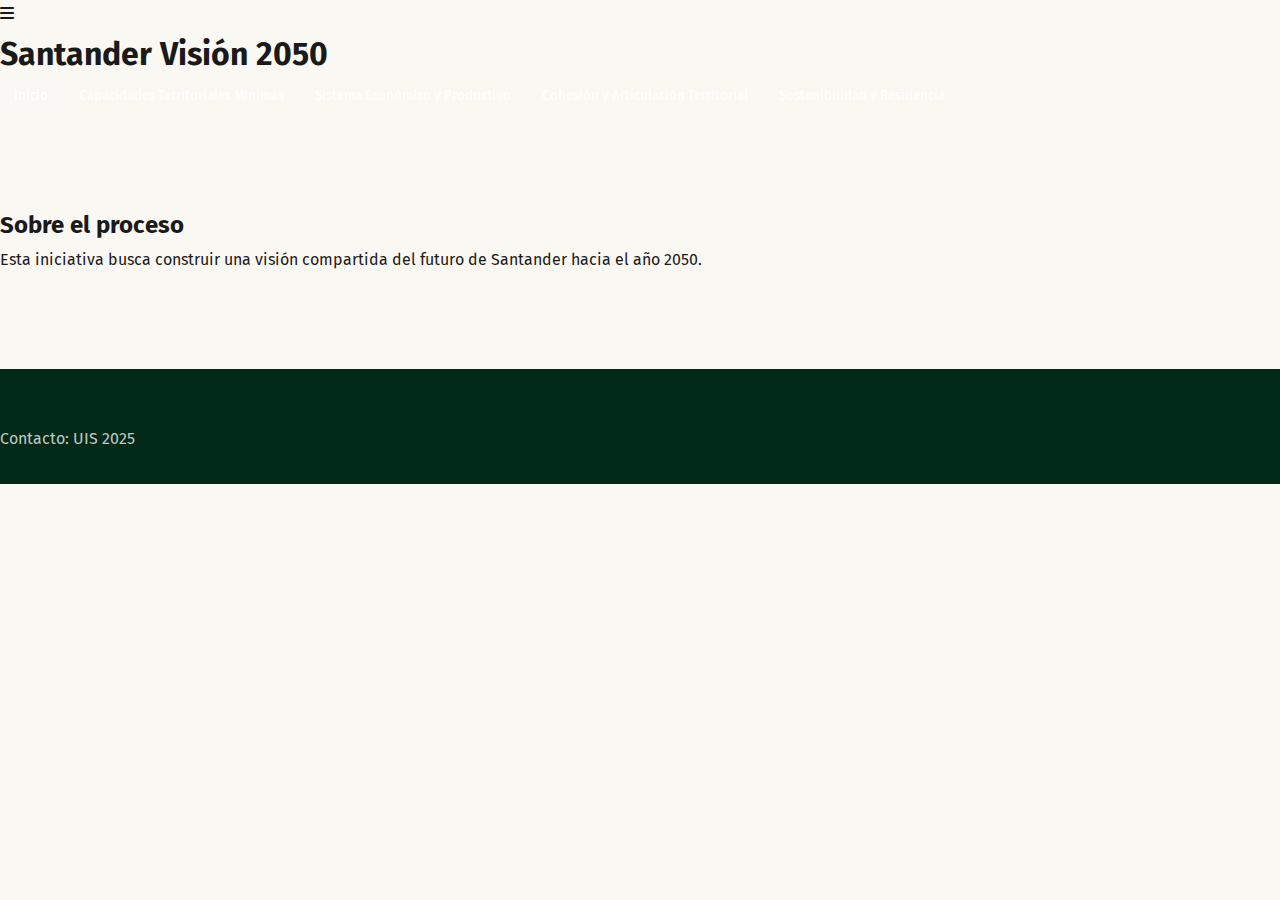
<file: index.html>
<!DOCTYPE html>
<html lang="es">
<head>
  <meta charset="UTF-8">
  <meta name="viewport" content="width=device-width, initial-scale=1.0">
  <title>Santander Visión 2050</title>

  <!-- Estilos principales -->
  <link rel="stylesheet" href="./Styles/style.css">

  <!-- Ícono del sitio -->
  <link rel="icon" href="./Images/index.png" type="image/png">

  <!-- Iconos Font Awesome -->
  <link rel="stylesheet" href="https://cdnjs.cloudflare.com/ajax/libs/font-awesome/6.5.0/css/all.min.css">
</head>

<body>
  <!-- ======= NAVBAR ======= -->
  <nav class="navbar">
    <div class="menu-icon" id="menuToggle">
      <i class="fa-solid fa-bars"></i>
    </div>
    <div class="logo">
      <h1>Santander Visión 2050</h1>
    </div>
    <ul class="nav-links" id="navLinks">
      <li><a href="index.html" class="active">Inicio</a></li>
      <li><a href="./Macrosistemas(HTML)/capacidades.html">Capacidades Territoriales Mínimas</a></li>
      <li><a href="./Macrosistemas(HTML)/sistema.html">Sistema Económico y Productivo</a></li>
      <li><a href="./Macrosistemas(HTML)/cohesion.html">Cohesión y Articulación Territorial</a></li>
      <li><a href="./Macrosistemas(HTML)/sostenibilidad.html">Sostenibilidad y Resiliencia</a></li>
    </ul>
  </nav>

  <!-- ======= CONTENIDO PRINCIPAL ======= -->
  <section id="sobre">
    <h2>Sobre el proceso</h2>
    <p>Esta iniciativa busca construir una visión compartida del futuro de Santander hacia el año 2050.</p>
  </section>

  <!-- ======= PIE DE PÁGINA ======= -->
  <footer id="contacto">
    <p>Contacto: UIS 2025</p>
  </footer>

  <!-- ======= SCRIPT DEL MENÚ ======= -->
  <script>
    const menuToggle = document.getElementById('menuToggle');
    const navLinks = document.getElementById('navLinks');

    menuToggle.addEventListener('click', () => {
      navLinks.classList.toggle('show');
    });
  </script>
</body>
</html>
</file>
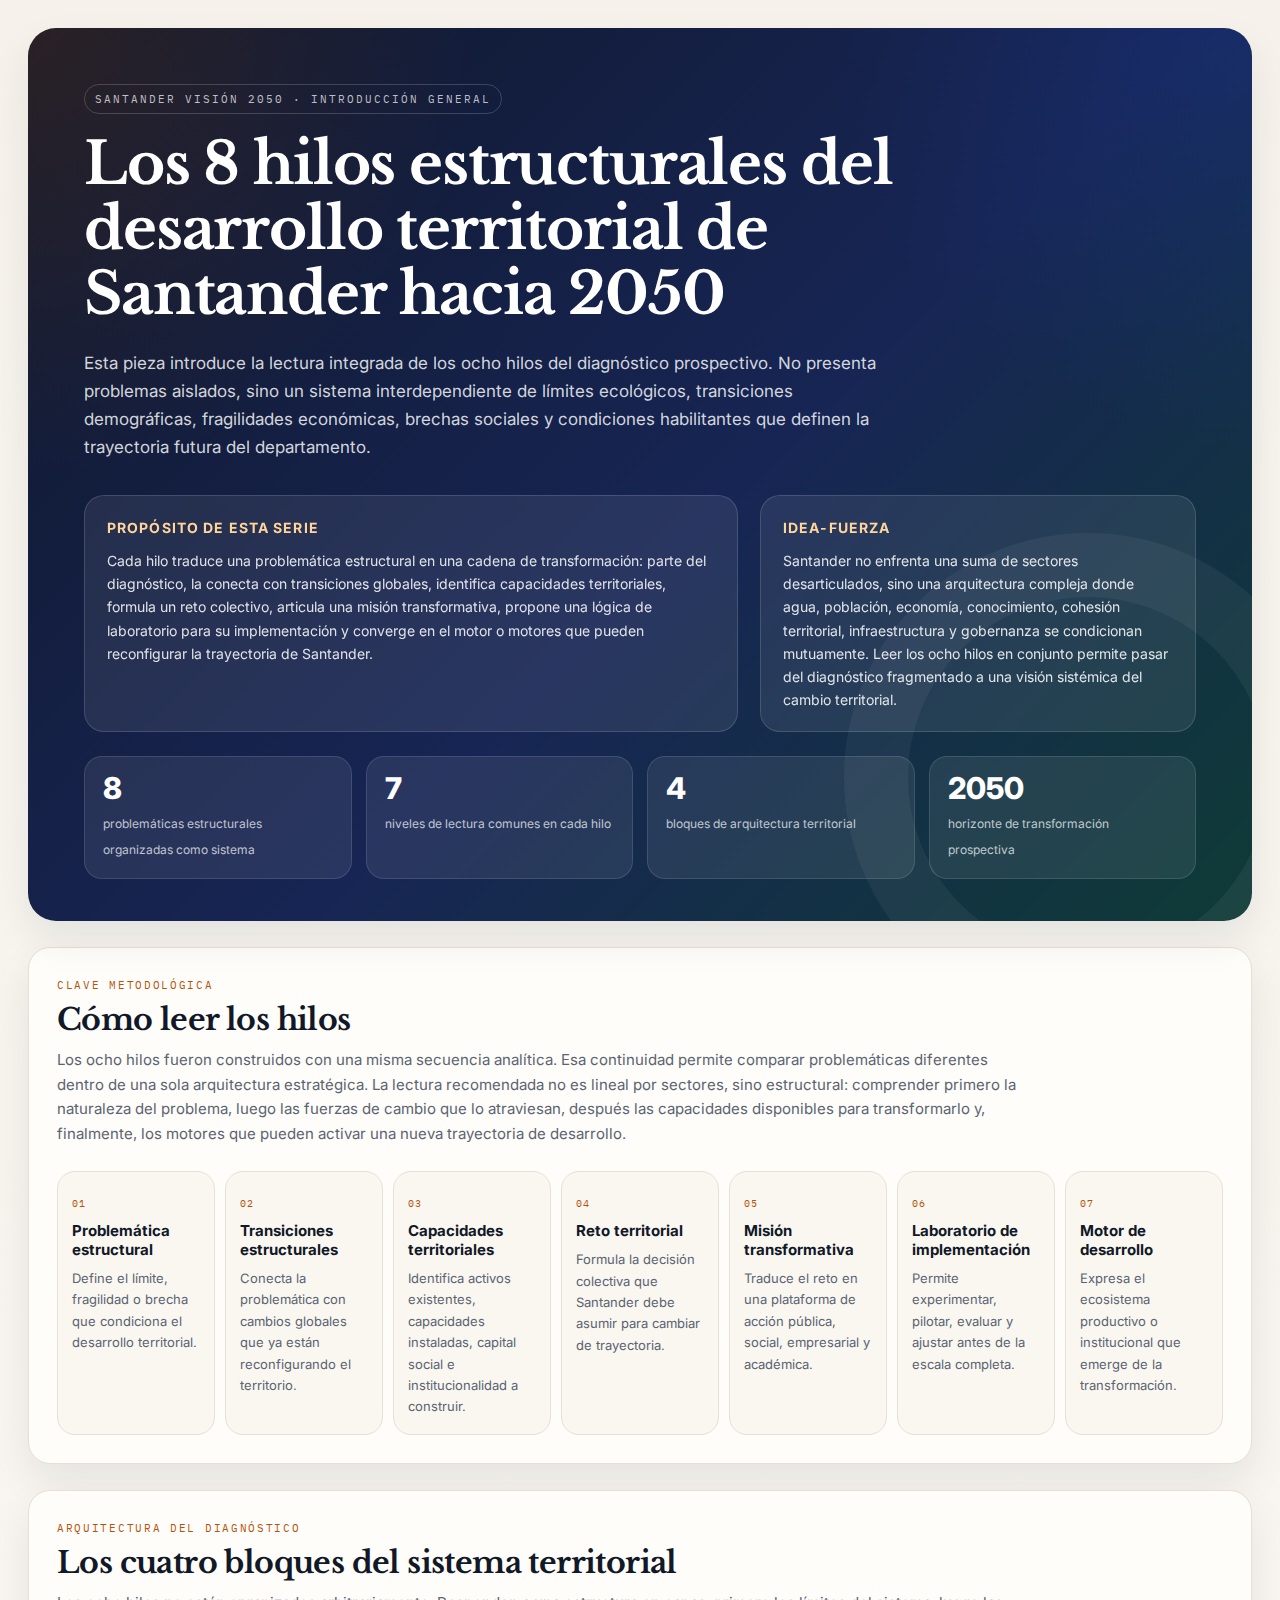
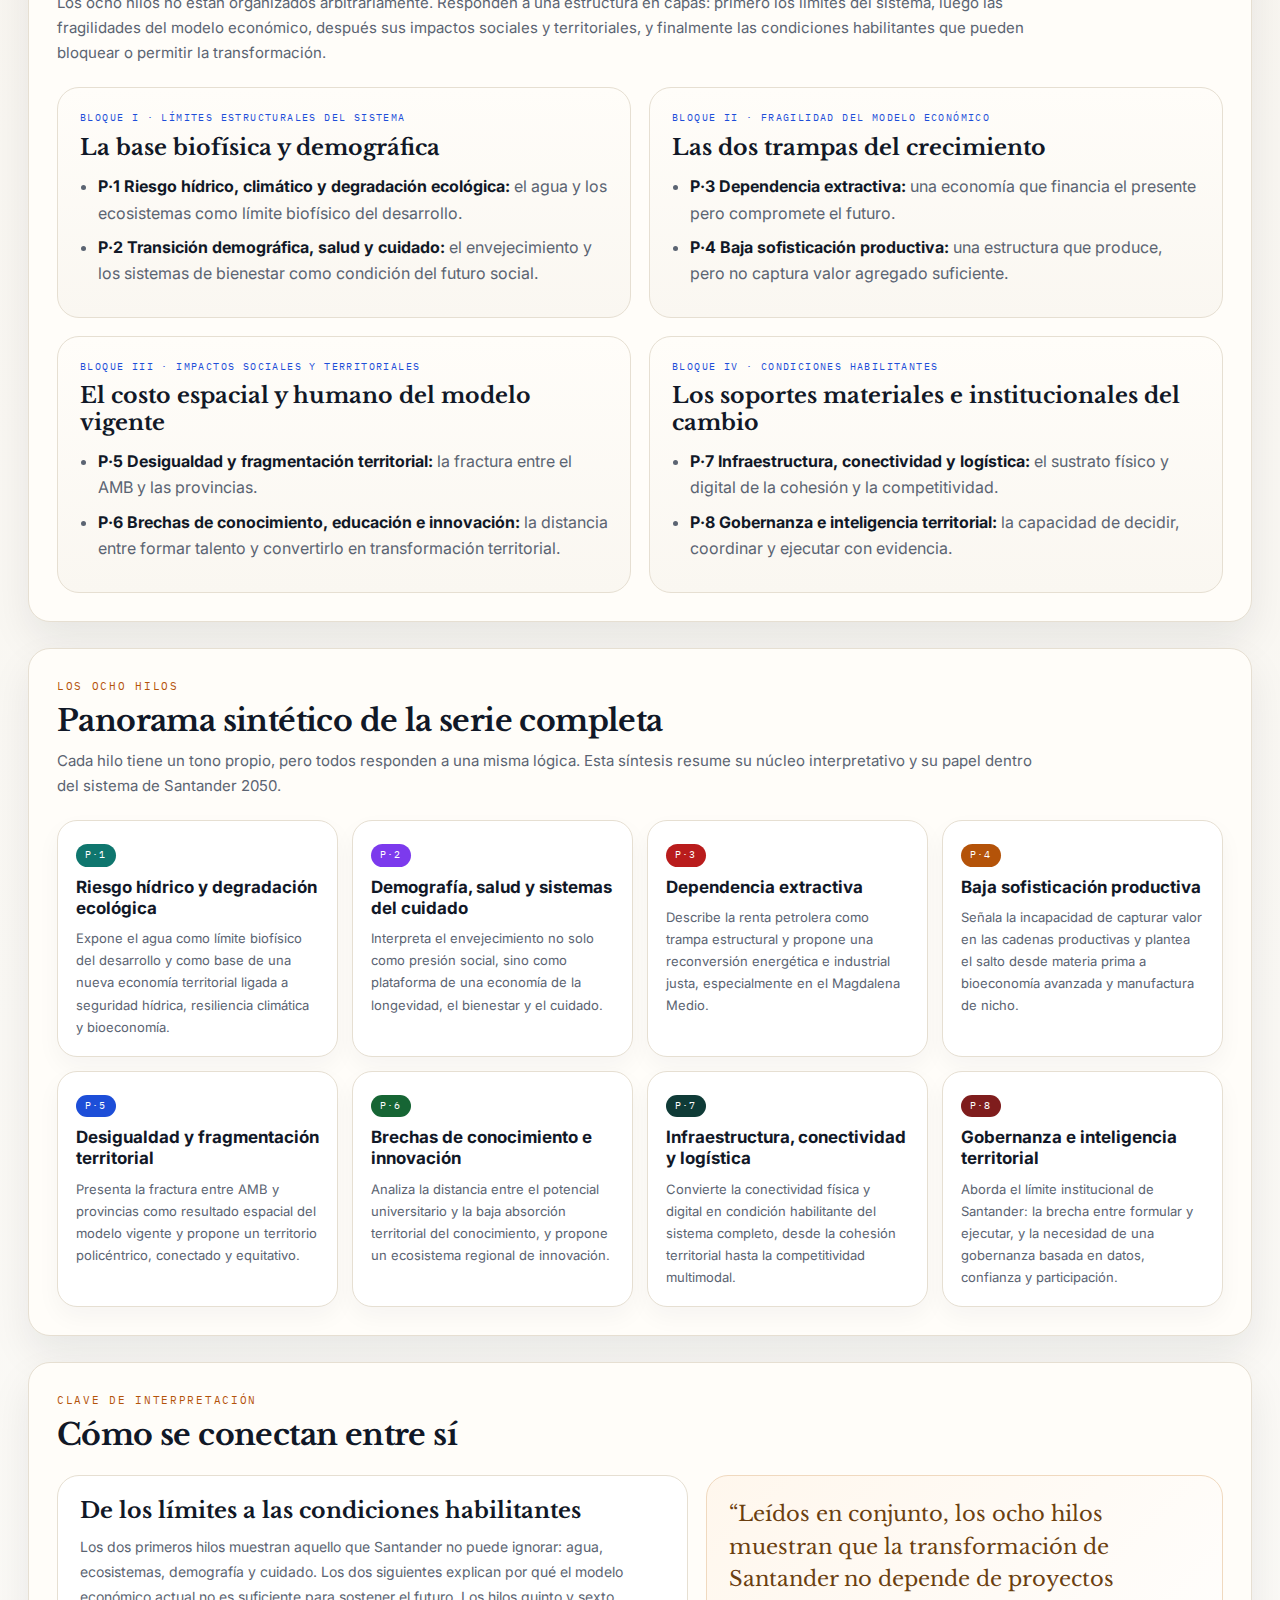
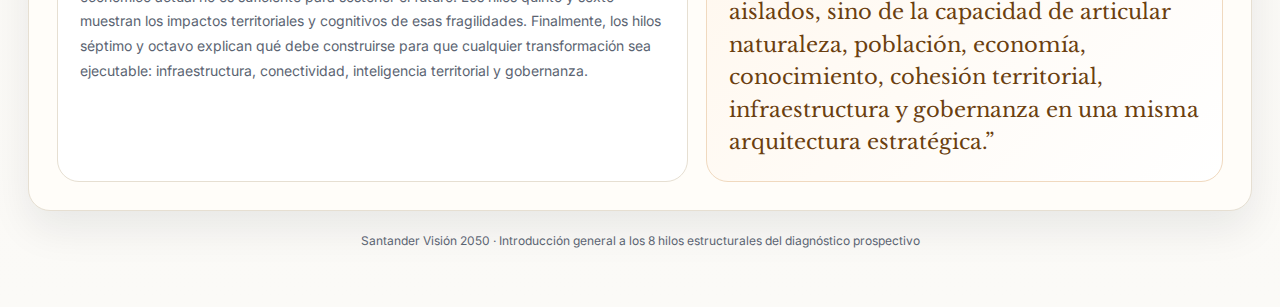
<file: 00_introduccion_hilos_santander2050.html>
<!DOCTYPE html>
<html lang="es">
<head>
  <meta charset="UTF-8" />
  <meta name="viewport" content="width=device-width, initial-scale=1.0" />
  <title>Santander Visión 2050 · Introducción a los 8 hilos estructurales</title>
  <link rel="preconnect" href="https://fonts.googleapis.com">
  <link rel="preconnect" href="https://fonts.gstatic.com" crossorigin>
  <link href="https://fonts.googleapis.com/css2?family=Libre+Baskerville:wght@400;700&family=Inter:wght@300;400;500;600;700;800&family=IBM+Plex+Mono:wght@400;500&display=swap" rel="stylesheet">
  <style>
    :root {
      --bg: #f7f4ee;
      --paper: #fffdf9;
      --ink: #111827;
      --muted: #5b6472;
      --line: #e6dfd2;
      --dark: #0f172a;
      --accent: #b45309;
      --accent-2: #1d4ed8;
      --green: #166534;
      --red: #b91c1c;
      --purple: #7c3aed;
      --teal: #0f766e;
      --shadow: 0 18px 40px rgba(15, 23, 42, 0.08);
      --radius: 22px;
    }

    * { box-sizing: border-box; }
    body {
      margin: 0;
      font-family: 'Inter', sans-serif;
      background: linear-gradient(180deg, #f6f2eb 0%, #fbfaf7 100%);
      color: var(--ink);
      line-height: 1.65;
    }

    .page {
      max-width: 1280px;
      margin: 0 auto;
      padding: 28px 28px 56px;
    }

    .hero {
      position: relative;
      overflow: hidden;
      background: radial-gradient(circle at top right, rgba(29,78,216,0.16), transparent 28%),
                  radial-gradient(circle at top left, rgba(180,83,9,0.16), transparent 30%),
                  linear-gradient(135deg, #0f172a 0%, #172554 55%, #0f3b37 100%);
      color: white;
      border-radius: 28px;
      padding: 56px 56px 42px;
      box-shadow: var(--shadow);
    }

    .hero::after {
      content: '';
      position: absolute;
      inset: auto -80px -100px auto;
      width: 360px;
      height: 360px;
      border-radius: 50%;
      border: 64px solid rgba(255,255,255,0.05);
    }

    .eyebrow {
      display: inline-block;
      font-family: 'IBM Plex Mono', monospace;
      font-size: 11px;
      letter-spacing: 2px;
      text-transform: uppercase;
      color: rgba(255,255,255,0.72);
      margin-bottom: 18px;
      padding: 5px 10px;
      border: 1px solid rgba(255,255,255,0.18);
      border-radius: 999px;
    }

    h1 {
      margin: 0;
      max-width: 900px;
      font-family: 'Libre Baskerville', serif;
      font-size: clamp(34px, 5vw, 58px);
      line-height: 1.12;
      letter-spacing: -0.02em;
    }

    .lead {
      max-width: 820px;
      margin: 22px 0 0;
      font-size: 17px;
      color: rgba(255,255,255,0.82);
    }

    .hero-grid {
      display: grid;
      grid-template-columns: 1.35fr .9fr;
      gap: 22px;
      margin-top: 34px;
      align-items: stretch;
    }

    .hero-card, .hero-quote {
      background: rgba(255,255,255,0.08);
      border: 1px solid rgba(255,255,255,0.14);
      border-radius: 20px;
      padding: 20px 22px;
      backdrop-filter: blur(3px);
    }

    .hero-card h3, .hero-quote h3 {
      margin: 0 0 10px;
      font-size: 14px;
      font-weight: 700;
      text-transform: uppercase;
      letter-spacing: .08em;
      color: #ffd59a;
    }

    .hero-card p, .hero-quote p {
      margin: 0;
      color: rgba(255,255,255,0.86);
      font-size: 14px;
    }

    .stats {
      display: grid;
      grid-template-columns: repeat(4, 1fr);
      gap: 14px;
      margin-top: 24px;
    }

    .stat {
      background: rgba(255,255,255,0.08);
      border: 1px solid rgba(255,255,255,0.12);
      border-radius: 18px;
      padding: 16px 18px;
    }

    .stat .num {
      display: block;
      font-size: 30px;
      font-weight: 800;
      color: #fff;
      line-height: 1;
      margin-bottom: 6px;
    }

    .stat .txt {
      font-size: 12px;
      color: rgba(255,255,255,0.72);
    }

    section {
      margin-top: 26px;
    }

    .panel {
      background: var(--paper);
      border: 1px solid var(--line);
      border-radius: var(--radius);
      box-shadow: var(--shadow);
      padding: 28px;
    }

    .section-tag {
      font-family: 'IBM Plex Mono', monospace;
      font-size: 11px;
      letter-spacing: 1.7px;
      text-transform: uppercase;
      color: var(--accent);
      margin-bottom: 8px;
    }

    h2 {
      margin: 0 0 10px;
      font-family: 'Libre Baskerville', serif;
      font-size: 30px;
      line-height: 1.2;
      letter-spacing: -0.02em;
    }

    .intro-p {
      max-width: 980px;
      margin: 0;
      color: var(--muted);
      font-size: 15px;
    }

    .schema {
      display: grid;
      grid-template-columns: repeat(7, 1fr);
      gap: 10px;
      margin-top: 24px;
    }

    .step {
      padding: 16px 14px;
      border-radius: 18px;
      background: #faf7f1;
      border: 1px solid var(--line);
      min-height: 138px;
    }

    .step .k {
      display: inline-block;
      font-family: 'IBM Plex Mono', monospace;
      font-size: 10px;
      letter-spacing: 1px;
      color: var(--accent);
      margin-bottom: 10px;
    }

    .step h4 {
      margin: 0 0 8px;
      font-size: 15px;
      line-height: 1.25;
    }

    .step p {
      margin: 0;
      font-size: 13px;
      color: var(--muted);
    }

    .block-grid {
      display: grid;
      grid-template-columns: repeat(2, 1fr);
      gap: 18px;
      margin-top: 22px;
    }

    .block {
      border-radius: 22px;
      padding: 22px;
      border: 1px solid var(--line);
      background: linear-gradient(180deg, #fffdf9 0%, #faf7f1 100%);
    }

    .block .label {
      font-family: 'IBM Plex Mono', monospace;
      font-size: 10px;
      letter-spacing: 1.4px;
      text-transform: uppercase;
      color: var(--accent-2);
      margin-bottom: 8px;
    }

    .block h3 {
      margin: 0 0 12px;
      font-size: 22px;
      line-height: 1.2;
      font-family: 'Libre Baskerville', serif;
    }

    .block ul {
      margin: 0;
      padding-left: 18px;
      color: var(--muted);
    }

    .block li { margin: 8px 0; }

    .block strong { color: var(--ink); }

    .hilos-grid {
      display: grid;
      grid-template-columns: repeat(4, 1fr);
      gap: 14px;
      margin-top: 22px;
    }

    .hilo-card {
      background: #fff;
      border: 1px solid var(--line);
      border-radius: 20px;
      padding: 18px;
      min-height: 214px;
      box-shadow: 0 10px 24px rgba(15, 23, 42, 0.04);
    }

    .hilo-card .id {
      display: inline-block;
      font-family: 'IBM Plex Mono', monospace;
      font-size: 10px;
      letter-spacing: 1.2px;
      text-transform: uppercase;
      padding: 3px 9px;
      border-radius: 999px;
      margin-bottom: 10px;
      color: white;
      background: var(--ink);
    }

    .hilo-card h4 {
      margin: 0 0 8px;
      font-size: 17px;
      line-height: 1.25;
    }

    .hilo-card p {
      margin: 0;
      color: var(--muted);
      font-size: 13px;
      line-height: 1.7;
    }

    .c1 .id { background: #0f766e; }
    .c2 .id { background: #7c3aed; }
    .c3 .id { background: #b91c1c; }
    .c4 .id { background: #b45309; }
    .c5 .id { background: #1d4ed8; }
    .c6 .id { background: #166534; }
    .c7 .id { background: #0f3b37; }
    .c8 .id { background: #7f1d1d; }

    .bridge {
      display: grid;
      grid-template-columns: 1.1fr .9fr;
      gap: 18px;
      margin-top: 22px;
    }

    .bridge-box {
      border-radius: 22px;
      padding: 22px;
      background: #fff;
      border: 1px solid var(--line);
    }

    .bridge-box h3 {
      margin: 0 0 10px;
      font-size: 22px;
      line-height: 1.2;
      font-family: 'Libre Baskerville', serif;
    }

    .bridge-box p {
      margin: 0;
      color: var(--muted);
      font-size: 14px;
      line-height: 1.78;
    }

    .quote-final {
      background: linear-gradient(135deg, #fff7ed 0%, #fff 100%);
      border: 1px solid #f0d9bf;
    }

    .quote-final blockquote {
      margin: 0;
      font-family: 'Libre Baskerville', serif;
      font-size: 21px;
      line-height: 1.55;
      color: #6b3f10;
    }

    footer {
      margin-top: 20px;
      text-align: center;
      color: var(--muted);
      font-size: 12px;
    }

    @media (max-width: 1100px) {
      .hero-grid, .bridge, .block-grid, .hilos-grid, .stats, .schema {
        grid-template-columns: repeat(2, 1fr);
      }
      .hilos-grid { grid-template-columns: repeat(2, 1fr); }
      .schema { grid-template-columns: repeat(2, 1fr); }
    }

    @media (max-width: 760px) {
      .page { padding: 16px 16px 40px; }
      .hero, .panel { padding: 24px; }
      .hero-grid, .bridge, .block-grid, .hilos-grid, .stats, .schema {
        grid-template-columns: 1fr;
      }
      h1 { font-size: 34px; }
      h2 { font-size: 26px; }
    }
  </style>
</head>
<body>
  <div class="page">
    <header class="hero">
      <div class="eyebrow">Santander Visión 2050 · Introducción general</div>
      <h1>Los 8 hilos estructurales del desarrollo territorial de Santander hacia 2050</h1>
      <p class="lead">
        Esta pieza introduce la lectura integrada de los ocho hilos del diagnóstico prospectivo. No presenta problemas aislados, sino un sistema interdependiente de límites ecológicos, transiciones demográficas, fragilidades económicas, brechas sociales y condiciones habilitantes que definen la trayectoria futura del departamento.
      </p>

      <div class="hero-grid">
        <div class="hero-card">
          <h3>Propósito de esta serie</h3>
          <p>
            Cada hilo traduce una problemática estructural en una cadena de transformación: parte del diagnóstico, la conecta con transiciones globales, identifica capacidades territoriales, formula un reto colectivo, articula una misión transformativa, propone una lógica de laboratorio para su implementación y converge en el motor o motores que pueden reconfigurar la trayectoria de Santander.
          </p>
        </div>
        <div class="hero-quote">
          <h3>Idea-fuerza</h3>
          <p>
            Santander no enfrenta una suma de sectores desarticulados, sino una arquitectura compleja donde agua, población, economía, conocimiento, cohesión territorial, infraestructura y gobernanza se condicionan mutuamente. Leer los ocho hilos en conjunto permite pasar del diagnóstico fragmentado a una visión sistémica del cambio territorial.
          </p>
        </div>
      </div>

      <div class="stats">
        <div class="stat"><span class="num">8</span><span class="txt">problemáticas estructurales organizadas como sistema</span></div>
        <div class="stat"><span class="num">7</span><span class="txt">niveles de lectura comunes en cada hilo</span></div>
        <div class="stat"><span class="num">4</span><span class="txt">bloques de arquitectura territorial</span></div>
        <div class="stat"><span class="num">2050</span><span class="txt">horizonte de transformación prospectiva</span></div>
      </div>
    </header>

    <section class="panel">
      <div class="section-tag">Clave metodológica</div>
      <h2>Cómo leer los hilos</h2>
      <p class="intro-p">
        Los ocho hilos fueron construidos con una misma secuencia analítica. Esa continuidad permite comparar problemáticas diferentes dentro de una sola arquitectura estratégica. La lectura recomendada no es lineal por sectores, sino estructural: comprender primero la naturaleza del problema, luego las fuerzas de cambio que lo atraviesan, después las capacidades disponibles para transformarlo y, finalmente, los motores que pueden activar una nueva trayectoria de desarrollo.
      </p>

      <div class="schema">
        <div class="step"><span class="k">01</span><h4>Problemática estructural</h4><p>Define el límite, fragilidad o brecha que condiciona el desarrollo territorial.</p></div>
        <div class="step"><span class="k">02</span><h4>Transiciones estructurales</h4><p>Conecta la problemática con cambios globales que ya están reconfigurando el territorio.</p></div>
        <div class="step"><span class="k">03</span><h4>Capacidades territoriales</h4><p>Identifica activos existentes, capacidades instaladas, capital social e institucionalidad a construir.</p></div>
        <div class="step"><span class="k">04</span><h4>Reto territorial</h4><p>Formula la decisión colectiva que Santander debe asumir para cambiar de trayectoria.</p></div>
        <div class="step"><span class="k">05</span><h4>Misión transformativa</h4><p>Traduce el reto en una plataforma de acción pública, social, empresarial y académica.</p></div>
        <div class="step"><span class="k">06</span><h4>Laboratorio de implementación</h4><p>Permite experimentar, pilotar, evaluar y ajustar antes de la escala completa.</p></div>
        <div class="step"><span class="k">07</span><h4>Motor de desarrollo</h4><p>Expresa el ecosistema productivo o institucional que emerge de la transformación.</p></div>
      </div>
    </section>

    <section class="panel">
      <div class="section-tag">Arquitectura del diagnóstico</div>
      <h2>Los cuatro bloques del sistema territorial</h2>
      <p class="intro-p">
        Los ocho hilos no están organizados arbitrariamente. Responden a una estructura en capas: primero los límites del sistema, luego las fragilidades del modelo económico, después sus impactos sociales y territoriales, y finalmente las condiciones habilitantes que pueden bloquear o permitir la transformación.
      </p>

      <div class="block-grid">
        <div class="block">
          <div class="label">Bloque I · Límites estructurales del sistema</div>
          <h3>La base biofísica y demográfica</h3>
          <ul>
            <li><strong>P·1 Riesgo hídrico, climático y degradación ecológica:</strong> el agua y los ecosistemas como límite biofísico del desarrollo.</li>
            <li><strong>P·2 Transición demográfica, salud y cuidado:</strong> el envejecimiento y los sistemas de bienestar como condición del futuro social.</li>
          </ul>
        </div>

        <div class="block">
          <div class="label">Bloque II · Fragilidad del modelo económico</div>
          <h3>Las dos trampas del crecimiento</h3>
          <ul>
            <li><strong>P·3 Dependencia extractiva:</strong> una economía que financia el presente pero compromete el futuro.</li>
            <li><strong>P·4 Baja sofisticación productiva:</strong> una estructura que produce, pero no captura valor agregado suficiente.</li>
          </ul>
        </div>

        <div class="block">
          <div class="label">Bloque III · Impactos sociales y territoriales</div>
          <h3>El costo espacial y humano del modelo vigente</h3>
          <ul>
            <li><strong>P·5 Desigualdad y fragmentación territorial:</strong> la fractura entre el AMB y las provincias.</li>
            <li><strong>P·6 Brechas de conocimiento, educación e innovación:</strong> la distancia entre formar talento y convertirlo en transformación territorial.</li>
          </ul>
        </div>

        <div class="block">
          <div class="label">Bloque IV · Condiciones habilitantes</div>
          <h3>Los soportes materiales e institucionales del cambio</h3>
          <ul>
            <li><strong>P·7 Infraestructura, conectividad y logística:</strong> el sustrato físico y digital de la cohesión y la competitividad.</li>
            <li><strong>P·8 Gobernanza e inteligencia territorial:</strong> la capacidad de decidir, coordinar y ejecutar con evidencia.</li>
          </ul>
        </div>
      </div>
    </section>

    <section class="panel">
      <div class="section-tag">Los ocho hilos</div>
      <h2>Panorama sintético de la serie completa</h2>
      <p class="intro-p">
        Cada hilo tiene un tono propio, pero todos responden a una misma lógica. Esta síntesis resume su núcleo interpretativo y su papel dentro del sistema de Santander 2050.
      </p>

      <div class="hilos-grid">
        <div class="hilo-card c1">
          <span class="id">P·1</span>
          <h4>Riesgo hídrico y degradación ecológica</h4>
          <p>Expone el agua como límite biofísico del desarrollo y como base de una nueva economía territorial ligada a seguridad hídrica, resiliencia climática y bioeconomía.</p>
        </div>

        <div class="hilo-card c2">
          <span class="id">P·2</span>
          <h4>Demografía, salud y sistemas del cuidado</h4>
          <p>Interpreta el envejecimiento no solo como presión social, sino como plataforma de una economía de la longevidad, el bienestar y el cuidado.</p>
        </div>

        <div class="hilo-card c3">
          <span class="id">P·3</span>
          <h4>Dependencia extractiva</h4>
          <p>Describe la renta petrolera como trampa estructural y propone una reconversión energética e industrial justa, especialmente en el Magdalena Medio.</p>
        </div>

        <div class="hilo-card c4">
          <span class="id">P·4</span>
          <h4>Baja sofisticación productiva</h4>
          <p>Señala la incapacidad de capturar valor en las cadenas productivas y plantea el salto desde materia prima a bioeconomía avanzada y manufactura de nicho.</p>
        </div>

        <div class="hilo-card c5">
          <span class="id">P·5</span>
          <h4>Desigualdad y fragmentación territorial</h4>
          <p>Presenta la fractura entre AMB y provincias como resultado espacial del modelo vigente y propone un territorio policéntrico, conectado y equitativo.</p>
        </div>

        <div class="hilo-card c6">
          <span class="id">P·6</span>
          <h4>Brechas de conocimiento e innovación</h4>
          <p>Analiza la distancia entre el potencial universitario y la baja absorción territorial del conocimiento, y propone un ecosistema regional de innovación.</p>
        </div>

        <div class="hilo-card c7">
          <span class="id">P·7</span>
          <h4>Infraestructura, conectividad y logística</h4>
          <p>Convierte la conectividad física y digital en condición habilitante del sistema completo, desde la cohesión territorial hasta la competitividad multimodal.</p>
        </div>

        <div class="hilo-card c8">
          <span class="id">P·8</span>
          <h4>Gobernanza e inteligencia territorial</h4>
          <p>Aborda el límite institucional de Santander: la brecha entre formular y ejecutar, y la necesidad de una gobernanza basada en datos, confianza y participación.</p>
        </div>
      </div>
    </section>

    <section class="panel">
      <div class="section-tag">Clave de interpretación</div>
      <h2>Cómo se conectan entre sí</h2>
      <div class="bridge">
        <div class="bridge-box">
          <h3>De los límites a las condiciones habilitantes</h3>
          <p>
            Los dos primeros hilos muestran aquello que Santander no puede ignorar: agua, ecosistemas, demografía y cuidado. Los dos siguientes explican por qué el modelo económico actual no es suficiente para sostener el futuro. Los hilos quinto y sexto muestran los impactos territoriales y cognitivos de esas fragilidades. Finalmente, los hilos séptimo y octavo explican qué debe construirse para que cualquier transformación sea ejecutable: infraestructura, conectividad, inteligencia territorial y gobernanza.
          </p>
        </div>
        <div class="bridge-box quote-final">
          <blockquote>
            “Leídos en conjunto, los ocho hilos muestran que la transformación de Santander no depende de proyectos aislados, sino de la capacidad de articular naturaleza, población, economía, conocimiento, cohesión territorial, infraestructura y gobernanza en una misma arquitectura estratégica.”
          </blockquote>
        </div>
      </div>
    </section>

    <footer>
      Santander Visión 2050 · Introducción general a los 8 hilos estructurales del diagnóstico prospectivo
    </footer>
  </div>
</body>
</html>
</file>
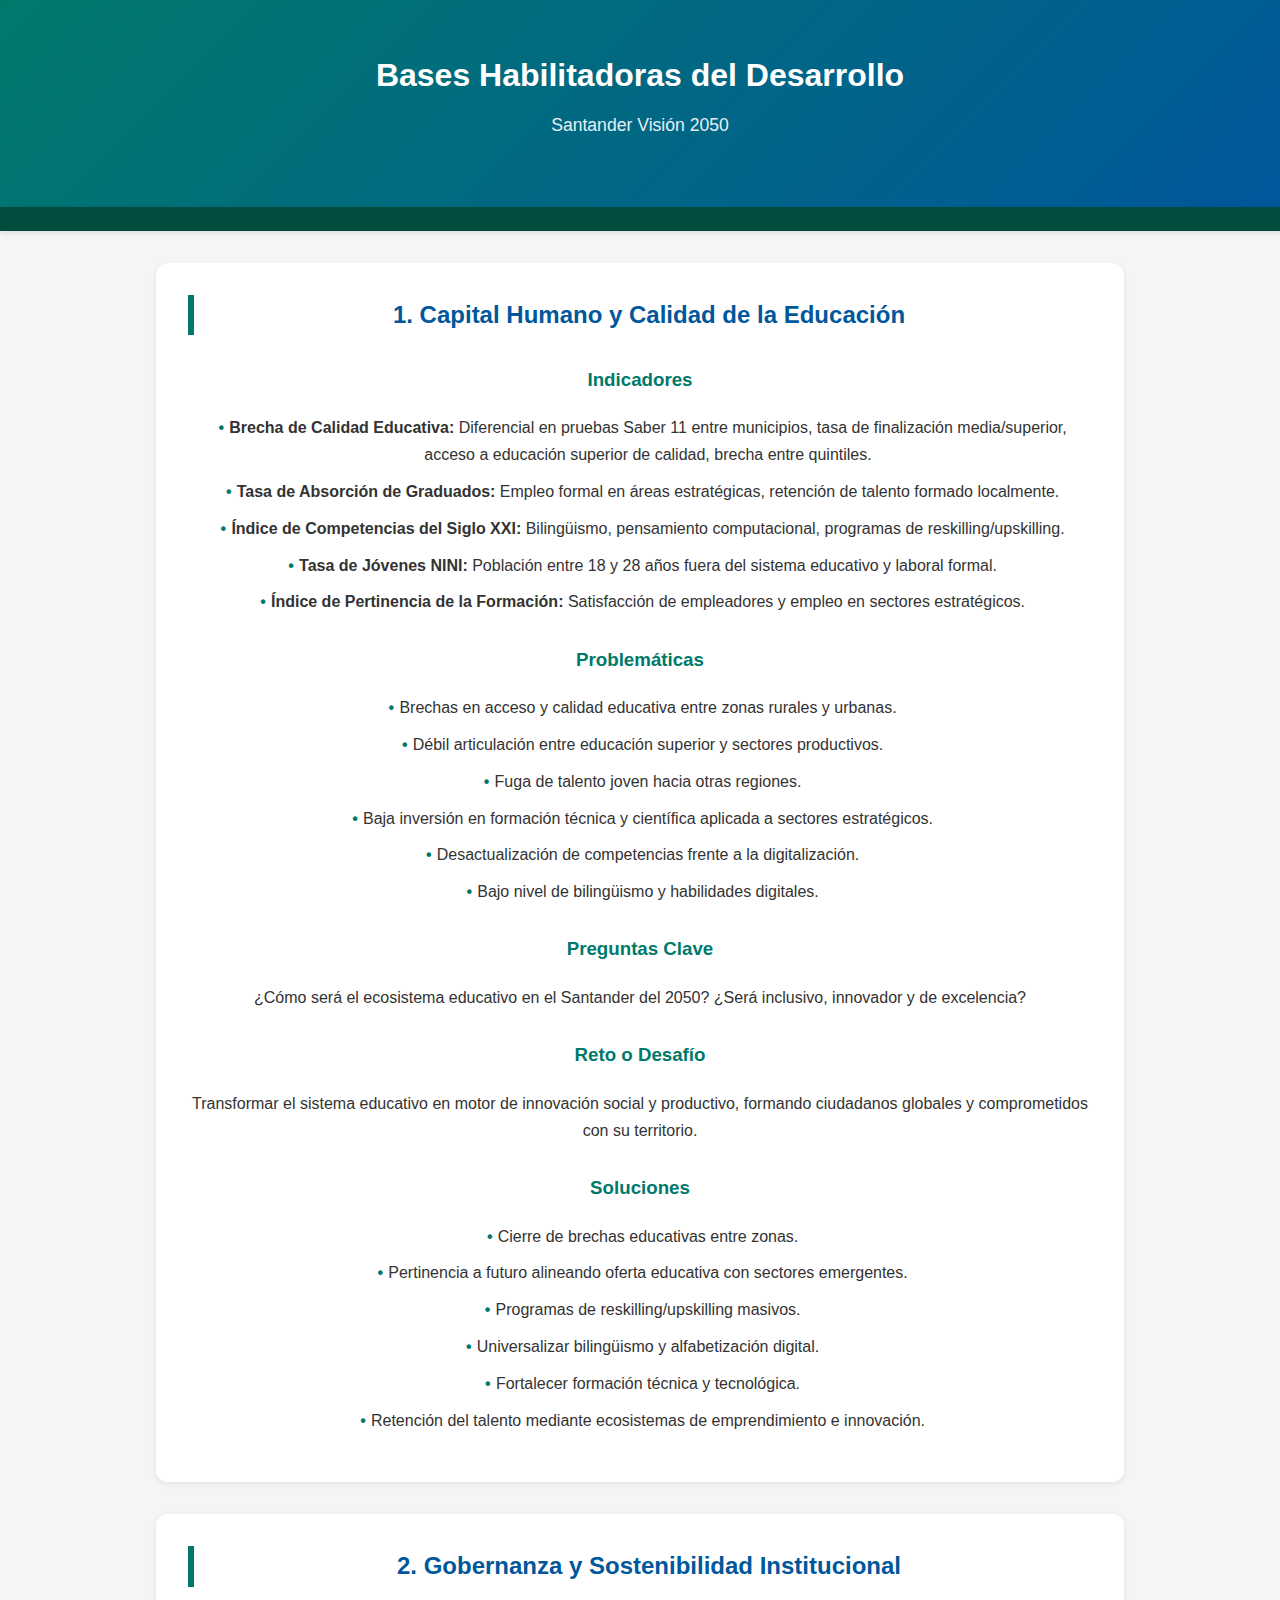
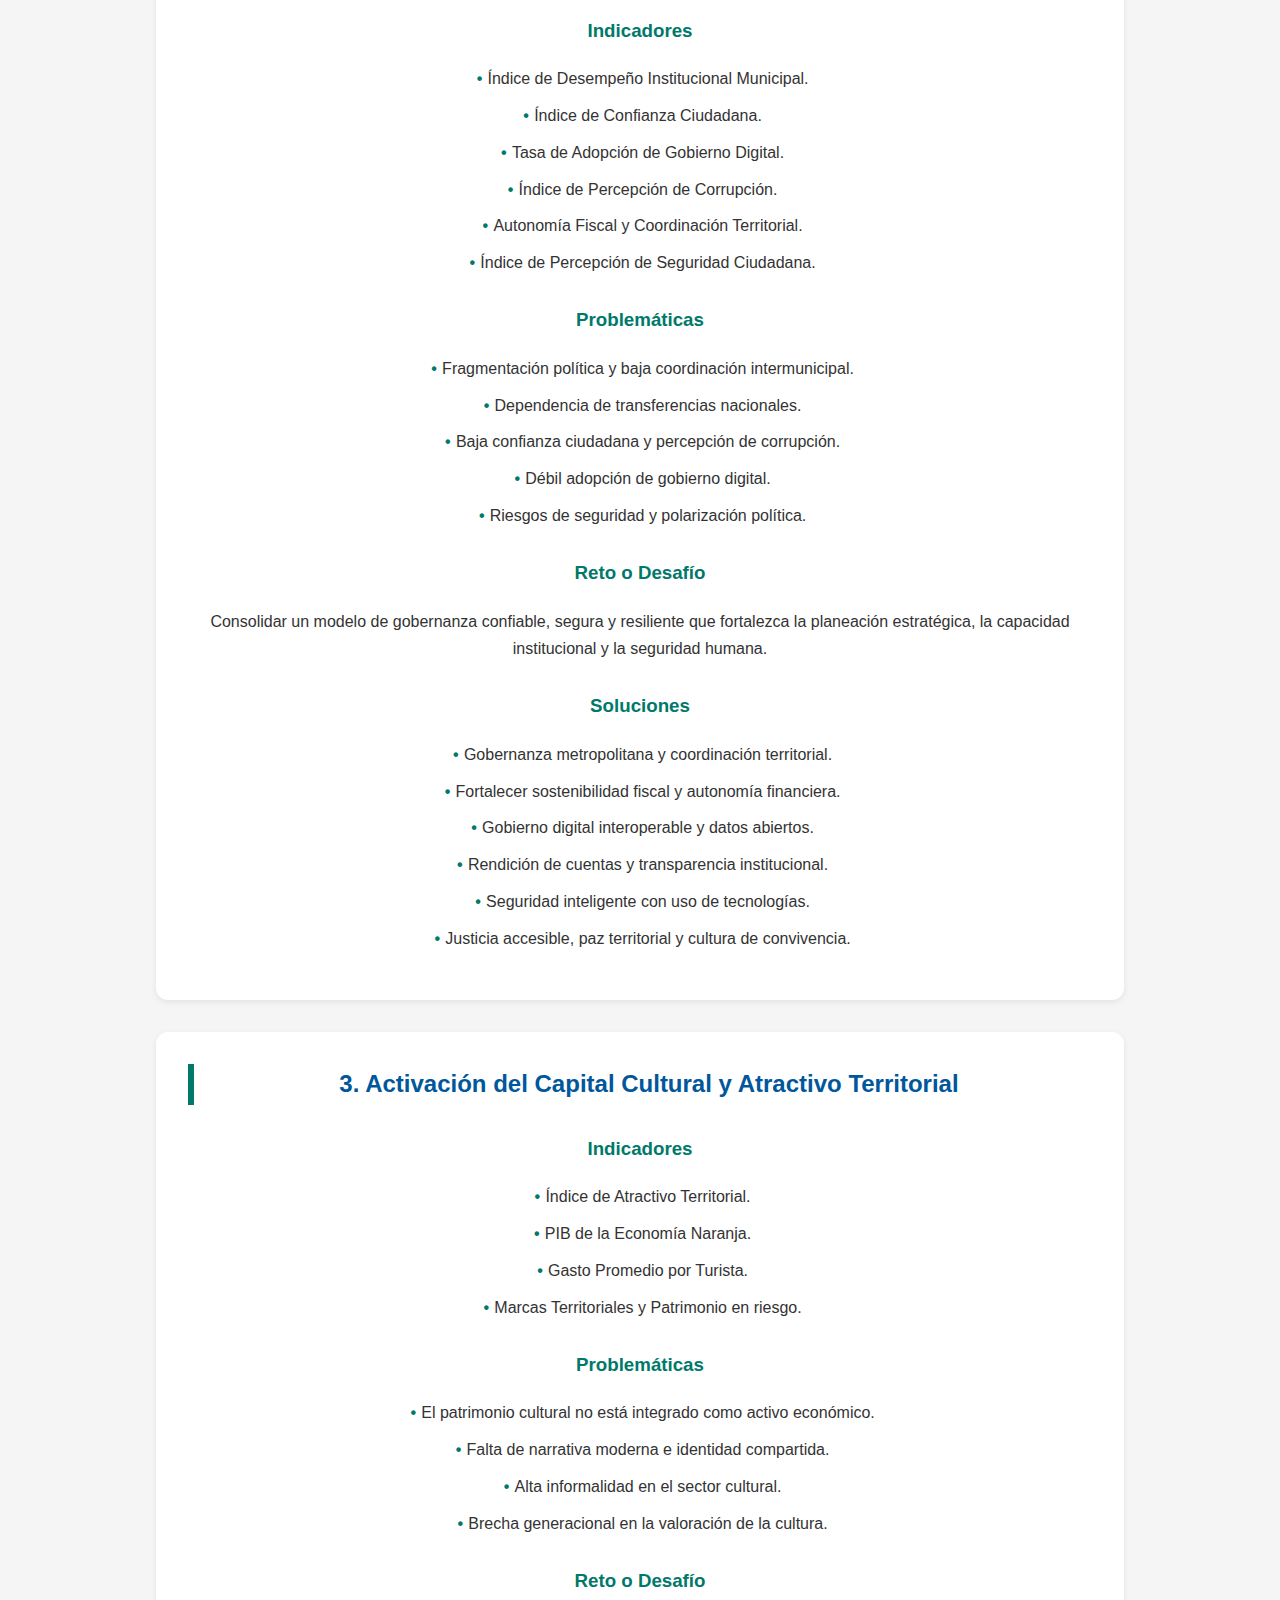
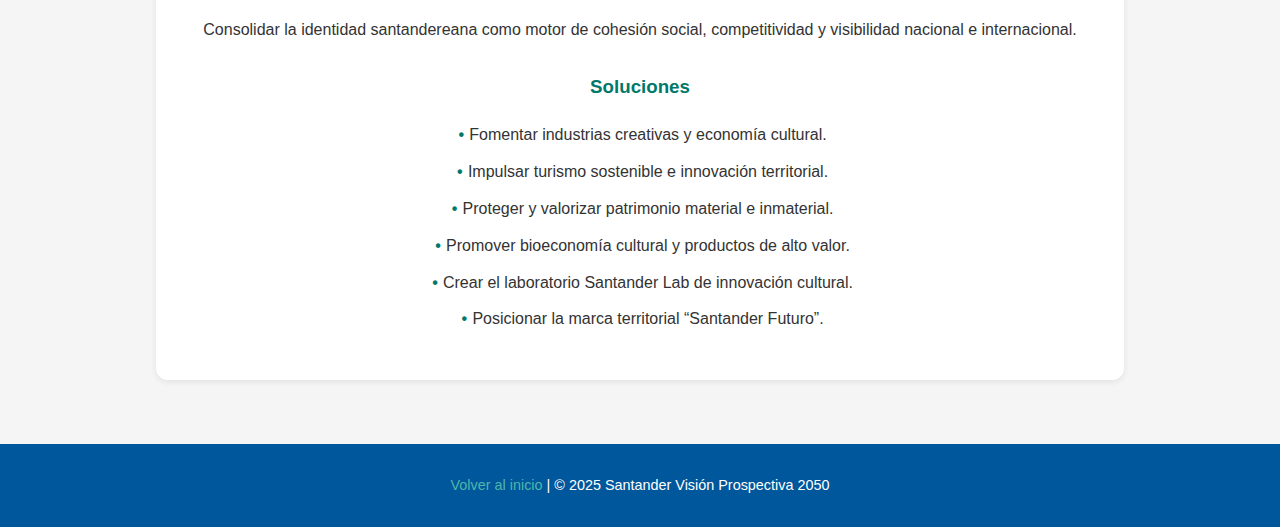
<file: bases.html>
<!DOCTYPE html>
<html lang="es">
<head>
  <meta charset="UTF-8">
  <meta name="viewport" content="width=device-width, initial-scale=1.0">
  <title>Bases Habilitadoras del Desarrollo | Santander Visión 2050</title>
  <link rel="stylesheet" href="style.css">
</head>
<body>
  <header>
    <h1>Bases Habilitadoras del Desarrollo</h1>
    <p>Santander Visión 2050</p>
  </header>

  <nav class="navbar">
    <div class="menu-icon" id="menuToggle">
      <i class="fa-solid fa-bars"></i>
    </div>
    <ul class="nav-links" id="navLinks">
      <li><a href="index.html">Inicio</a></li>
      <li><a href="bases.html"  class="active">Bases Habilitadoras</a></li>
      <li><a href="sistema.html">Sistema Económico</a></li>
      <li><a href="cohesion.html">Cohesión Territorial</a></li>
      <li><a href="sostenibilidad.html">Sostenibilidad y Resiliencia</a></li>
    </ul>
</nav>

  <main>
    <section>
      <h2>1. Capital Humano y Calidad de la Educación</h2>
      <h3>Indicadores</h3>
      <ul>
        <li><strong>Brecha de Calidad Educativa:</strong> Diferencial en pruebas Saber 11 entre municipios, tasa de finalización media/superior, acceso a educación superior de calidad, brecha entre quintiles.</li>
        <li><strong>Tasa de Absorción de Graduados:</strong> Empleo formal en áreas estratégicas, retención de talento formado localmente.</li>
        <li><strong>Índice de Competencias del Siglo XXI:</strong> Bilingüismo, pensamiento computacional, programas de reskilling/upskilling.</li>
        <li><strong>Tasa de Jóvenes NINI:</strong> Población entre 18 y 28 años fuera del sistema educativo y laboral formal.</li>
        <li><strong>Índice de Pertinencia de la Formación:</strong> Satisfacción de empleadores y empleo en sectores estratégicos.</li>
      </ul>

      <h3>Problemáticas</h3>
      <ul>
        <li>Brechas en acceso y calidad educativa entre zonas rurales y urbanas.</li>
        <li>Débil articulación entre educación superior y sectores productivos.</li>
        <li>Fuga de talento joven hacia otras regiones.</li>
        <li>Baja inversión en formación técnica y científica aplicada a sectores estratégicos.</li>
        <li>Desactualización de competencias frente a la digitalización.</li>
        <li>Bajo nivel de bilingüismo y habilidades digitales.</li>
      </ul>

      <h3>Preguntas Clave</h3>
      <p>¿Cómo será el ecosistema educativo en el Santander del 2050? ¿Será inclusivo, innovador y de excelencia?</p>

      <h3>Reto o Desafío</h3>
      <p>Transformar el sistema educativo en motor de innovación social y productivo, formando ciudadanos globales y comprometidos con su territorio.</p>

      <h3>Soluciones</h3>
      <ul>
        <li>Cierre de brechas educativas entre zonas.</li>
        <li>Pertinencia a futuro alineando oferta educativa con sectores emergentes.</li>
        <li>Programas de reskilling/upskilling masivos.</li>
        <li>Universalizar bilingüismo y alfabetización digital.</li>
        <li>Fortalecer formación técnica y tecnológica.</li>
        <li>Retención del talento mediante ecosistemas de emprendimiento e innovación.</li>
      </ul>
    </section>

    <section>
      <h2>2. Gobernanza y Sostenibilidad Institucional</h2>
      <h3>Indicadores</h3>
      <ul>
        <li>Índice de Desempeño Institucional Municipal.</li>
        <li>Índice de Confianza Ciudadana.</li>
        <li>Tasa de Adopción de Gobierno Digital.</li>
        <li>Índice de Percepción de Corrupción.</li>
        <li>Autonomía Fiscal y Coordinación Territorial.</li>
        <li>Índice de Percepción de Seguridad Ciudadana.</li>
      </ul>

      <h3>Problemáticas</h3>
      <ul>
        <li>Fragmentación política y baja coordinación intermunicipal.</li>
        <li>Dependencia de transferencias nacionales.</li>
        <li>Baja confianza ciudadana y percepción de corrupción.</li>
        <li>Débil adopción de gobierno digital.</li>
        <li>Riesgos de seguridad y polarización política.</li>
      </ul>

      <h3>Reto o Desafío</h3>
      <p>Consolidar un modelo de gobernanza confiable, segura y resiliente que fortalezca la planeación estratégica, la capacidad institucional y la seguridad humana.</p>

      <h3>Soluciones</h3>
      <ul>
        <li>Gobernanza metropolitana y coordinación territorial.</li>
        <li>Fortalecer sostenibilidad fiscal y autonomía financiera.</li>
        <li>Gobierno digital interoperable y datos abiertos.</li>
        <li>Rendición de cuentas y transparencia institucional.</li>
        <li>Seguridad inteligente con uso de tecnologías.</li>
        <li>Justicia accesible, paz territorial y cultura de convivencia.</li>
      </ul>
    </section>

    <section>
      <h2>3. Activación del Capital Cultural y Atractivo Territorial</h2>
      <h3>Indicadores</h3>
      <ul>
        <li>Índice de Atractivo Territorial.</li>
        <li>PIB de la Economía Naranja.</li>
        <li>Gasto Promedio por Turista.</li>
        <li>Marcas Territoriales y Patrimonio en riesgo.</li>
      </ul>

      <h3>Problemáticas</h3>
      <ul>
        <li>El patrimonio cultural no está integrado como activo económico.</li>
        <li>Falta de narrativa moderna e identidad compartida.</li>
        <li>Alta informalidad en el sector cultural.</li>
        <li>Brecha generacional en la valoración de la cultura.</li>
      </ul>

      <h3>Reto o Desafío</h3>
      <p>Consolidar la identidad santandereana como motor de cohesión social, competitividad y visibilidad nacional e internacional.</p>

      <h3>Soluciones</h3>
      <ul>
        <li>Fomentar industrias creativas y economía cultural.</li>
        <li>Impulsar turismo sostenible e innovación territorial.</li>
        <li>Proteger y valorizar patrimonio material e inmaterial.</li>
        <li>Promover bioeconomía cultural y productos de alto valor.</li>
        <li>Crear el laboratorio Santander Lab de innovación cultural.</li>
        <li>Posicionar la marca territorial “Santander Futuro”.</li>
      </ul>
    </section>
  </main>

  <footer>
    <p><a href="index.html">Volver al inicio</a> | © 2025 Santander Visión Prospectiva 2050 </p>
  </footer>
</body>
</html>
</file>
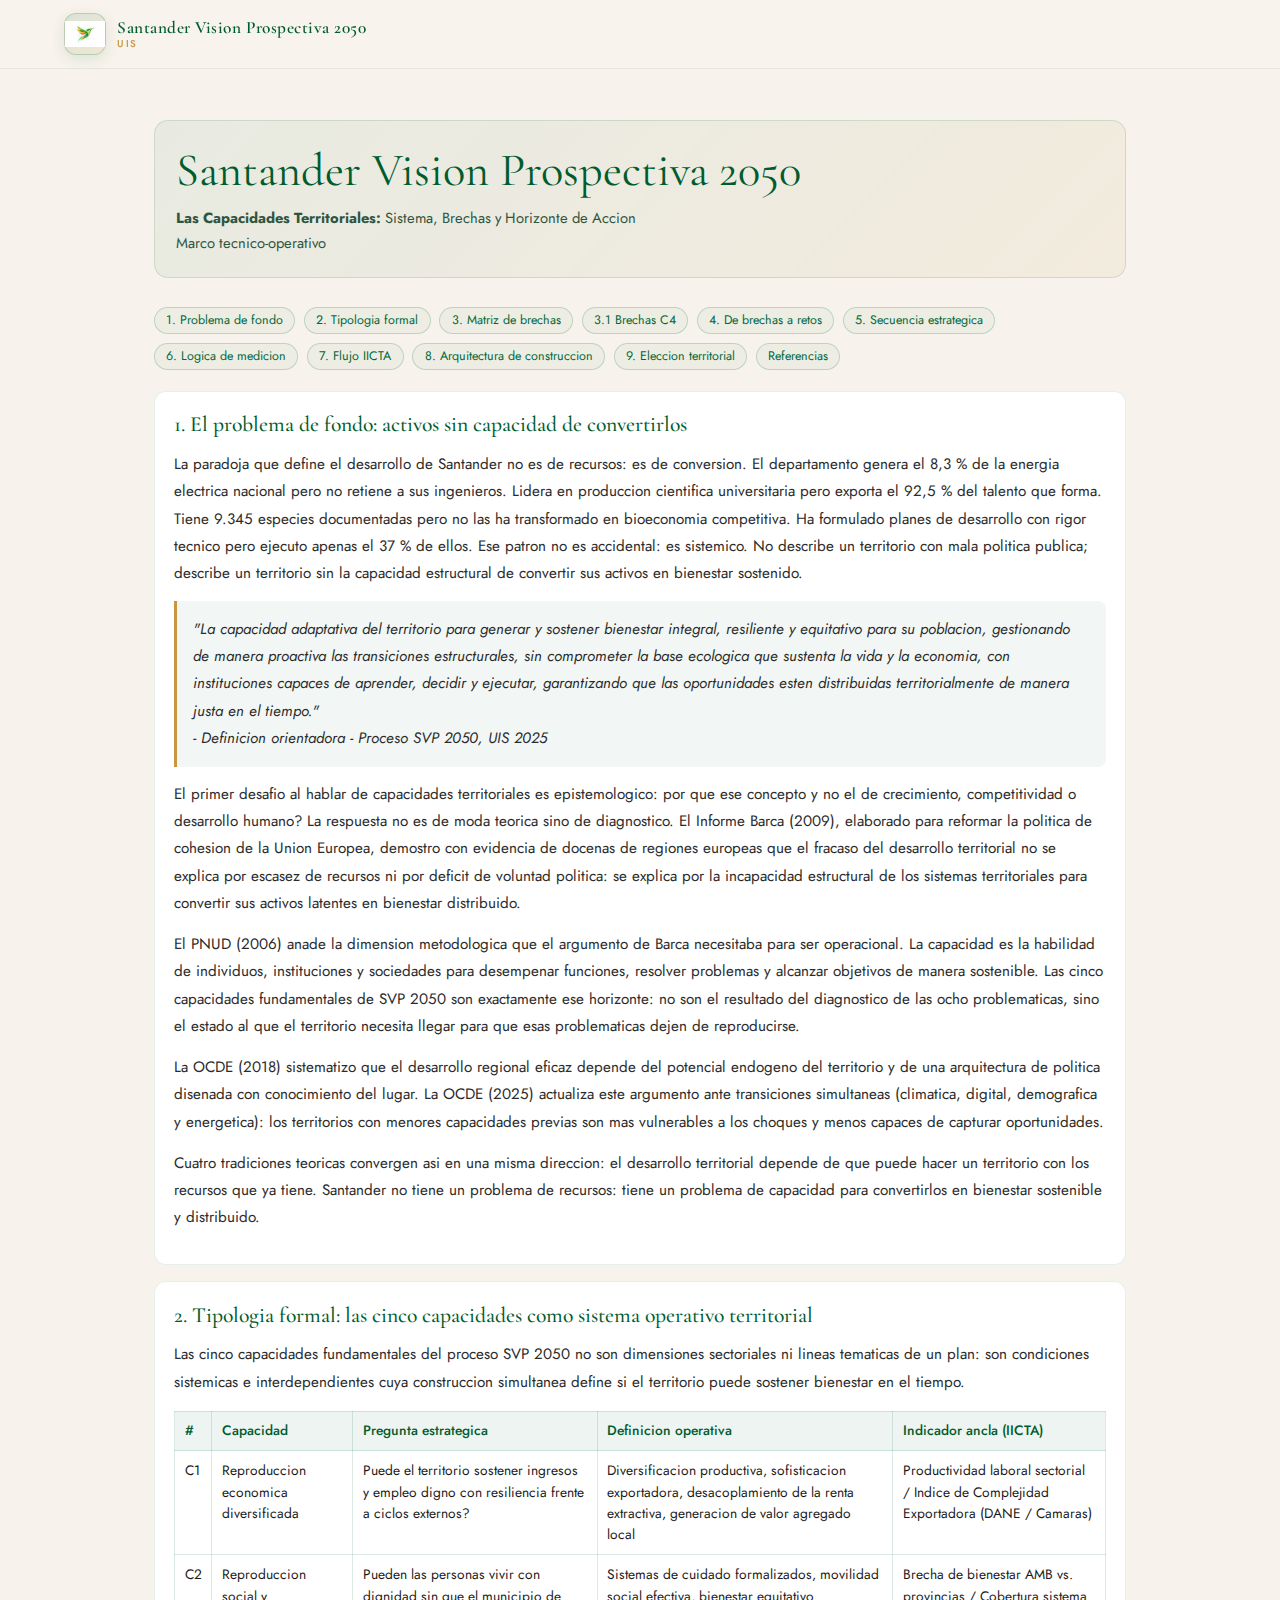
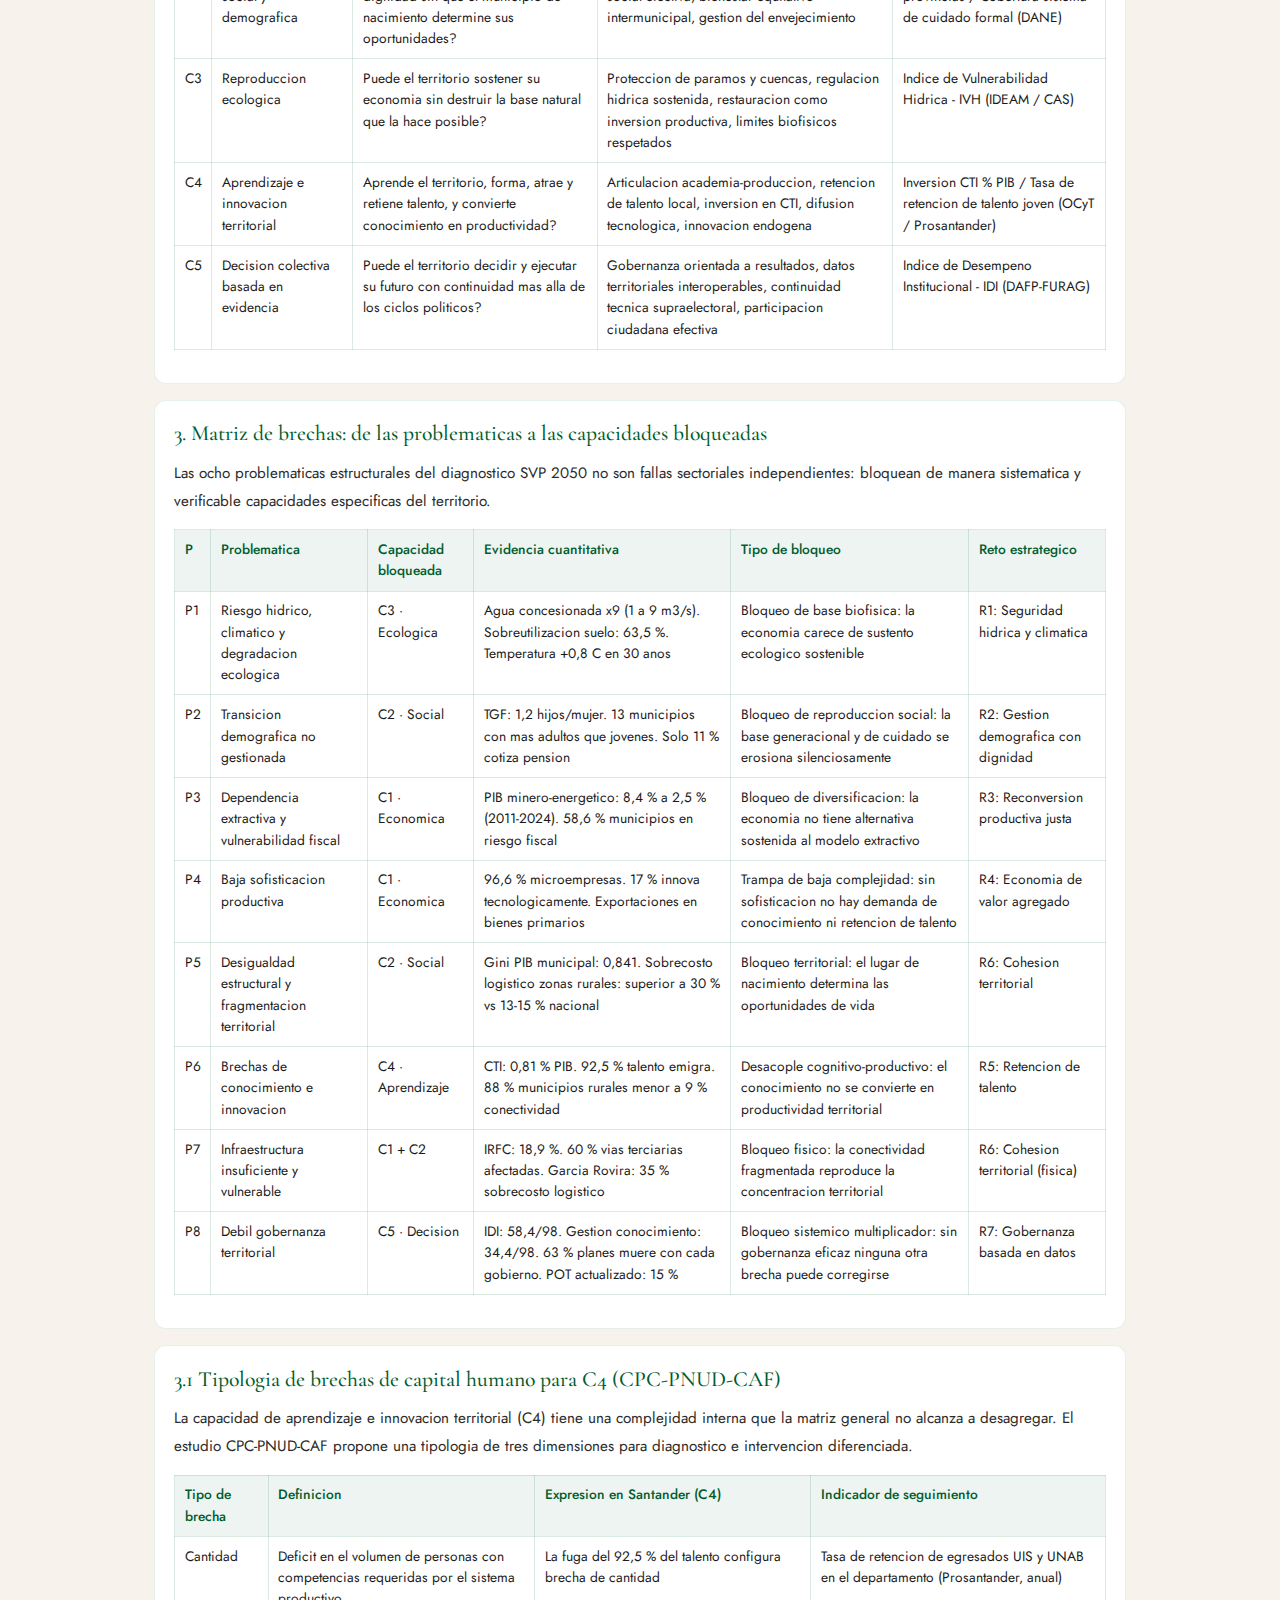
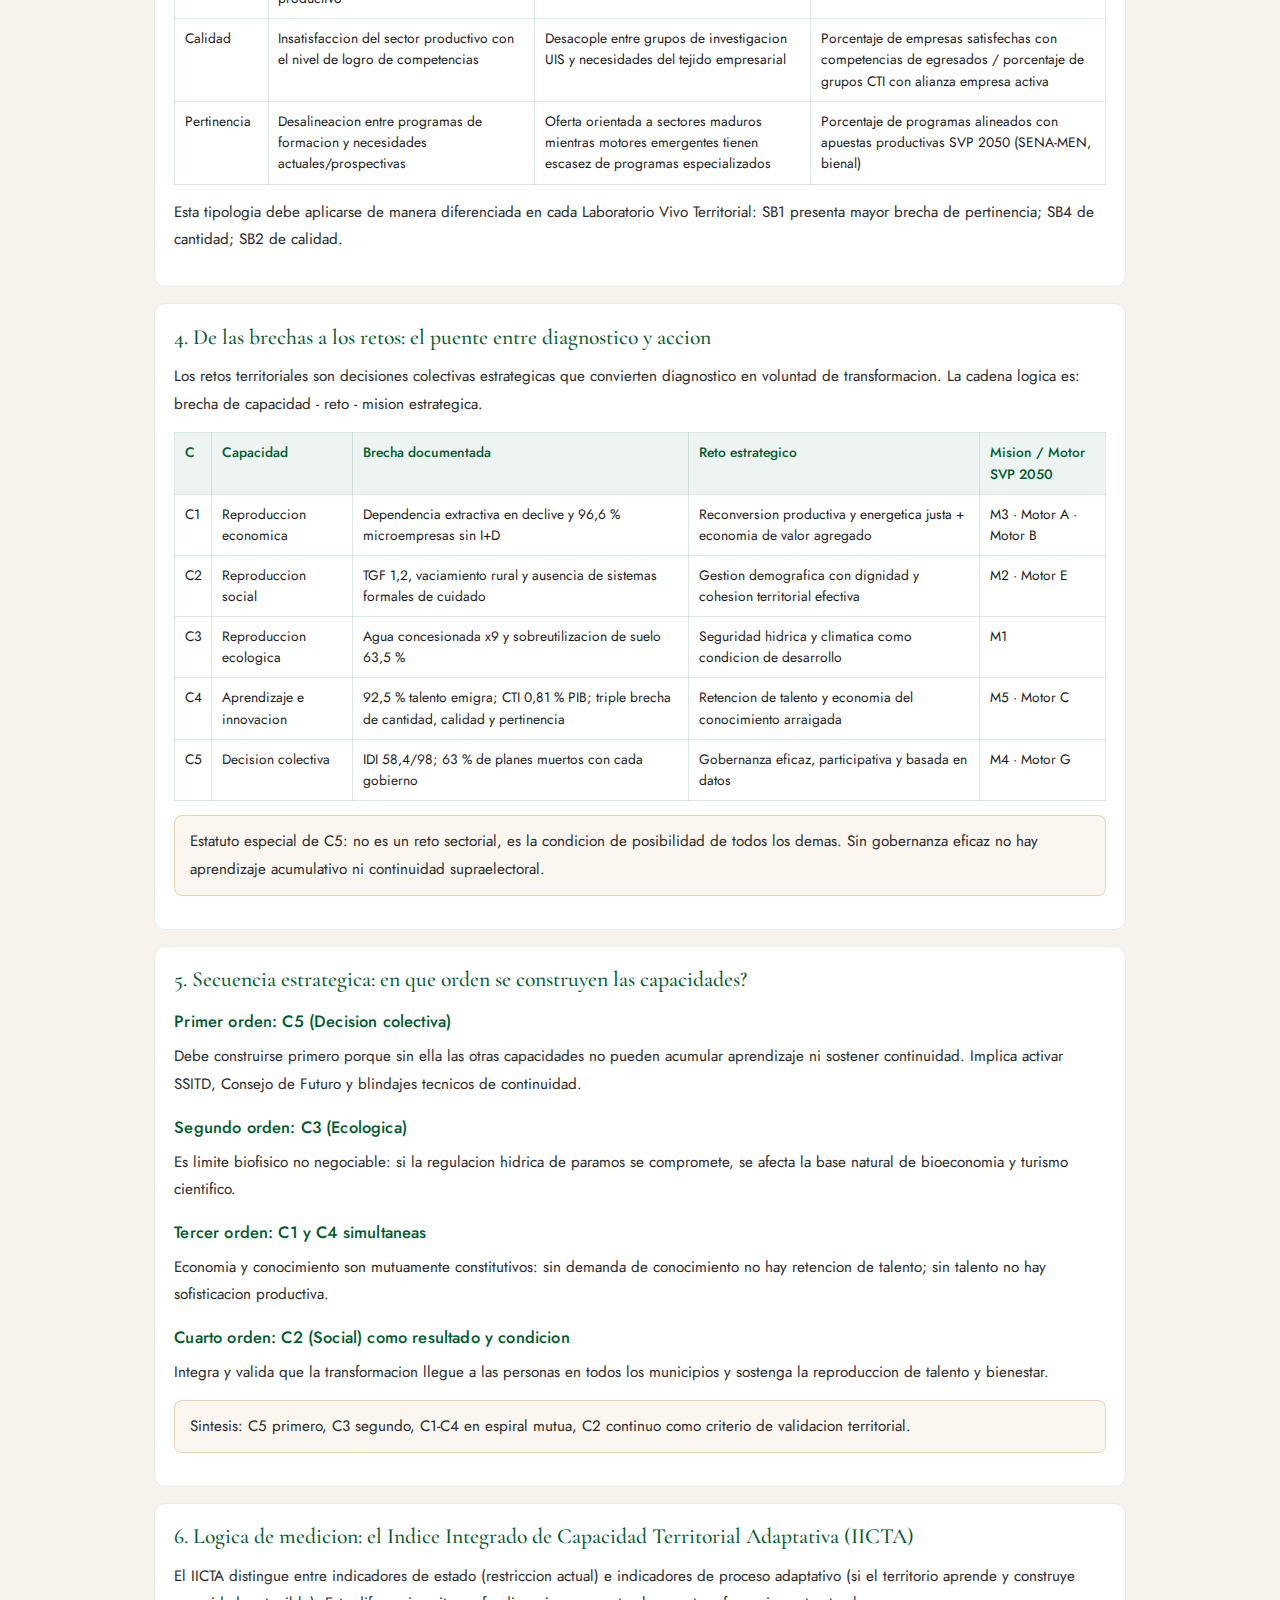
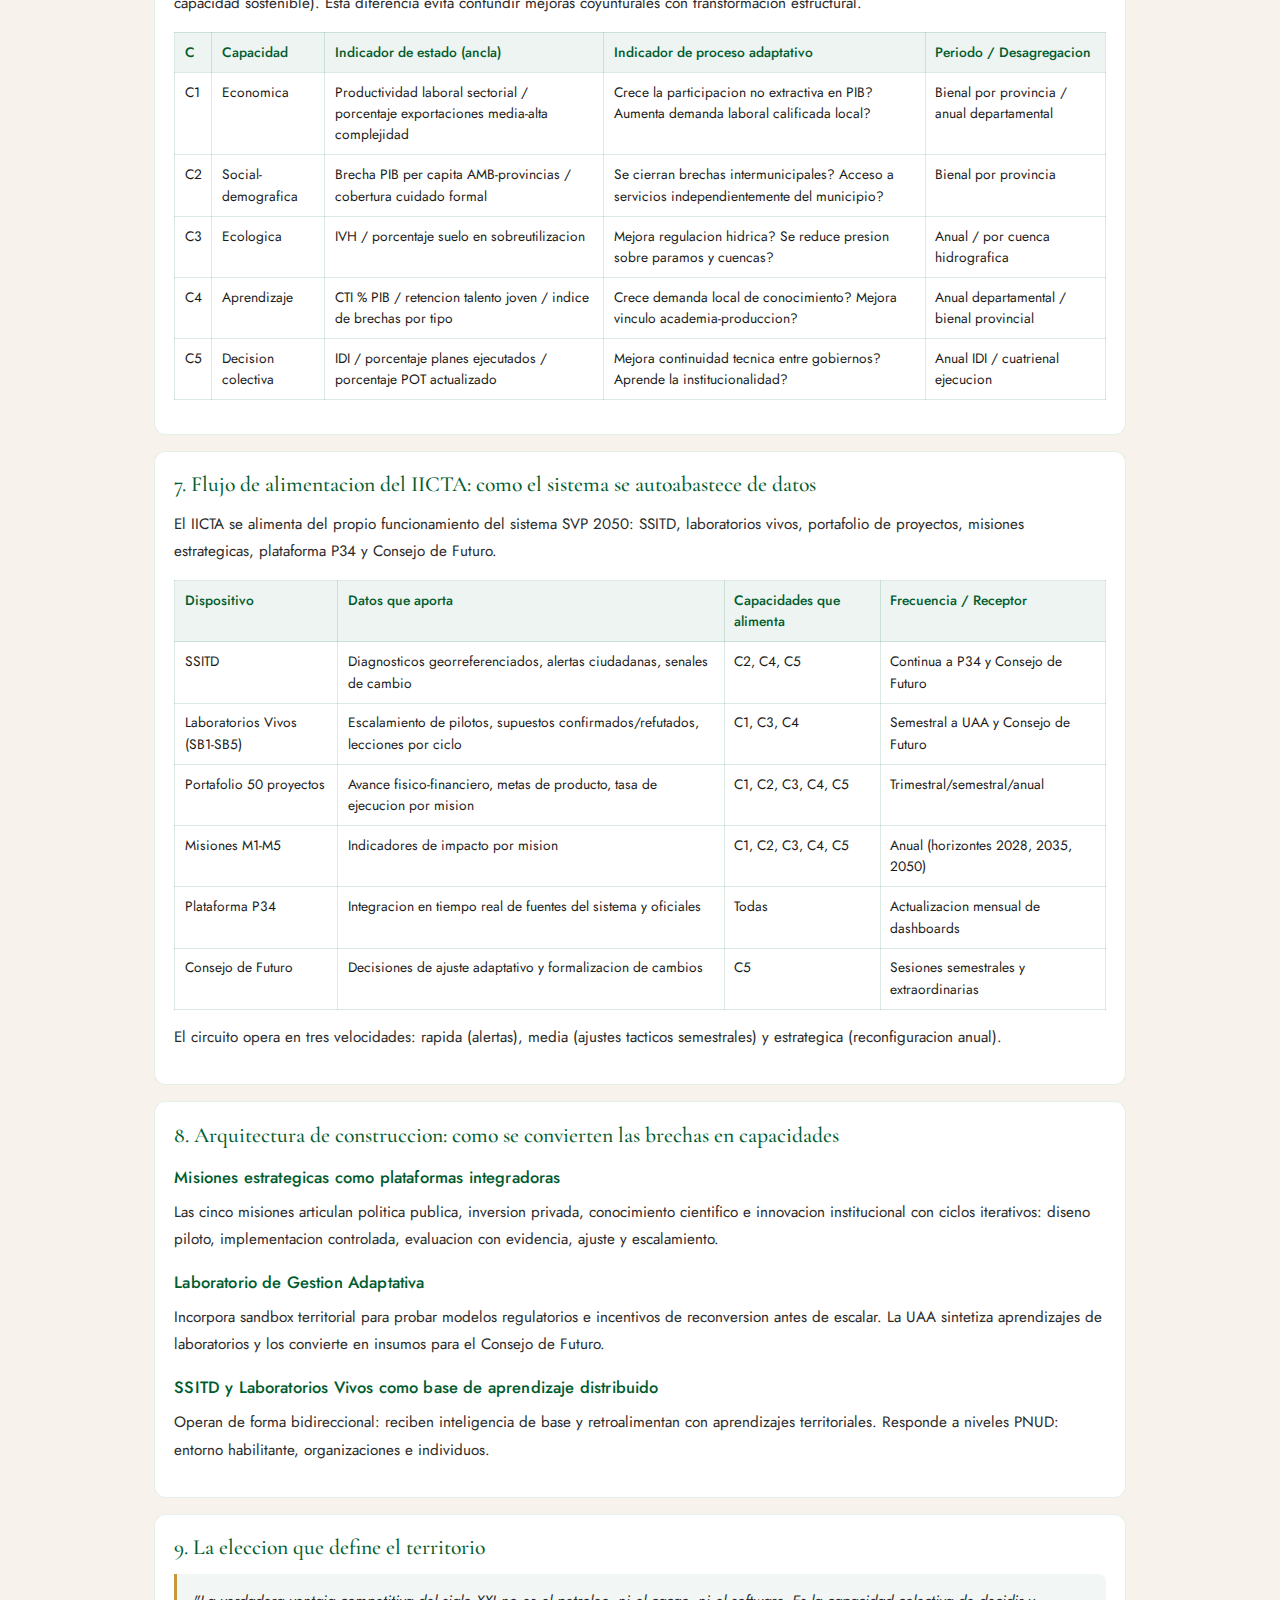
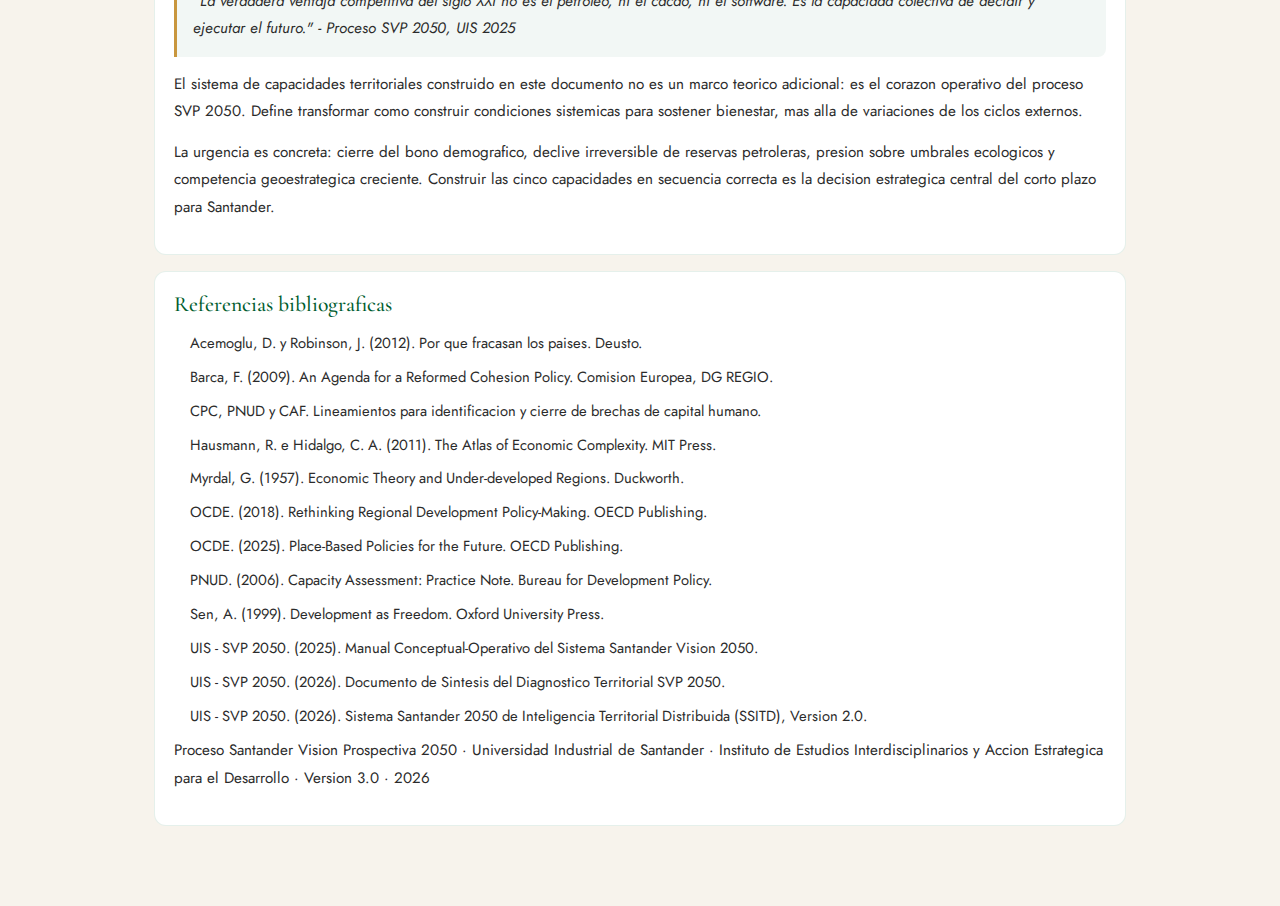
<file: CapacidadesTerritorialesSVP2050_v3.html>
﻿<!DOCTYPE html>
<html lang="es">
<head>
  <meta charset="UTF-8" />
  <meta name="viewport" content="width=device-width, initial-scale=1.0" />
  <title>Capacidades Territoriales | Santander Vision Prospectiva 2050</title>
  <meta name="description" content="Documento completo: Las Capacidades Territoriales, Sistema, Brechas y Horizonte de Accion." />
  <link rel="icon" type="image/png" href="img/icono.png" />
  <link rel="stylesheet" href="Styles/styles.css" />
  <link rel="stylesheet" href="Trancisiones/css/styles.css" />
  <link rel="stylesheet" href="Styles/capacidades-territoriales.css" />
  <link rel="preconnect" href="https://fonts.googleapis.com" />
  <link rel="preconnect" href="https://fonts.gstatic.com" crossorigin />
  <link href="https://fonts.googleapis.com/css2?family=Cormorant+Garamond:ital,wght@0,300;0,400;0,600;1,300;1,400&family=Jost:wght@300;400;500&display=swap" rel="stylesheet" />
</head>
<body>
  <header>
    <nav class="nav-inner container">
      <a href="home.html#hilos" class="nav-logo">
        <div class="nav-logo-icon">
          <img src="img/icono.png" alt="Colibri Santander 2050" width="40" />
        </div>
        <div class="nav-logo-text nav-logo-text--brand">
          Santander Vision Prospectiva 2050
          <span>UIS</span>
        </div>
      </a>
    </nav>
  </header>

  <main class="doc-wrap">
    <section class="doc-header">
      <h1>Santander Vision Prospectiva 2050</h1>
      <p class="doc-subtitle"><strong>Las Capacidades Territoriales:</strong> Sistema, Brechas y Horizonte de Accion<br/>Marco tecnico-operativo</p>
    </section>

    <nav class="doc-nav" aria-label="Indice de secciones">
      <a href="#s1">1. Problema de fondo</a>
      <a href="#s2">2. Tipologia formal</a>
      <a href="#s3">3. Matriz de brechas</a>
      <a href="#s31">3.1 Brechas C4</a>
      <a href="#s4">4. De brechas a retos</a>
      <a href="#s5">5. Secuencia estrategica</a>
      <a href="#s6">6. Logica de medicion</a>
      <a href="#s7">7. Flujo IICTA</a>
      <a href="#s8">8. Arquitectura de construccion</a>
      <a href="#s9">9. Eleccion territorial</a>
      <a href="#refs">Referencias</a>
    </nav>

    <section class="doc-section" id="s1">
      <h2>1. El problema de fondo: activos sin capacidad de convertirlos</h2>
      <p>La paradoja que define el desarrollo de Santander no es de recursos: es de conversion. El departamento genera el 8,3 % de la energia electrica nacional pero no retiene a sus ingenieros. Lidera en produccion cientifica universitaria pero exporta el 92,5 % del talento que forma. Tiene 9.345 especies documentadas pero no las ha transformado en bioeconomia competitiva. Ha formulado planes de desarrollo con rigor tecnico pero ejecuto apenas el 37 % de ellos. Ese patron no es accidental: es sistemico. No describe un territorio con mala politica publica; describe un territorio sin la capacidad estructural de convertir sus activos en bienestar sostenido.</p>
      <p class="doc-quote">"La capacidad adaptativa del territorio para generar y sostener bienestar integral, resiliente y equitativo para su poblacion, gestionando de manera proactiva las transiciones estructurales, sin comprometer la base ecologica que sustenta la vida y la economia, con instituciones capaces de aprender, decidir y ejecutar, garantizando que las oportunidades esten distribuidas territorialmente de manera justa en el tiempo."<br/>- Definicion orientadora - Proceso SVP 2050, UIS 2025</p>
      <p>El primer desafio al hablar de capacidades territoriales es epistemologico: por que ese concepto y no el de crecimiento, competitividad o desarrollo humano? La respuesta no es de moda teorica sino de diagnostico. El Informe Barca (2009), elaborado para reformar la politica de cohesion de la Union Europea, demostro con evidencia de docenas de regiones europeas que el fracaso del desarrollo territorial no se explica por escasez de recursos ni por deficit de voluntad politica: se explica por la incapacidad estructural de los sistemas territoriales para convertir sus activos latentes en bienestar distribuido.</p>
      <p>El PNUD (2006) anade la dimension metodologica que el argumento de Barca necesitaba para ser operacional. La capacidad es la habilidad de individuos, instituciones y sociedades para desempenar funciones, resolver problemas y alcanzar objetivos de manera sostenible. Las cinco capacidades fundamentales de SVP 2050 son exactamente ese horizonte: no son el resultado del diagnostico de las ocho problematicas, sino el estado al que el territorio necesita llegar para que esas problematicas dejen de reproducirse.</p>
      <p>La OCDE (2018) sistematizo que el desarrollo regional eficaz depende del potencial endogeno del territorio y de una arquitectura de politica disenada con conocimiento del lugar. La OCDE (2025) actualiza este argumento ante transiciones simultaneas (climatica, digital, demografica y energetica): los territorios con menores capacidades previas son mas vulnerables a los choques y menos capaces de capturar oportunidades.</p>
      <p>Cuatro tradiciones teoricas convergen asi en una misma direccion: el desarrollo territorial depende de que puede hacer un territorio con los recursos que ya tiene. Santander no tiene un problema de recursos: tiene un problema de capacidad para convertirlos en bienestar sostenible y distribuido.</p>
    </section>

    <section class="doc-section" id="s2">
      <h2>2. Tipologia formal: las cinco capacidades como sistema operativo territorial</h2>
      <p>Las cinco capacidades fundamentales del proceso SVP 2050 no son dimensiones sectoriales ni lineas tematicas de un plan: son condiciones sistemicas e interdependientes cuya construccion simultanea define si el territorio puede sostener bienestar en el tiempo.</p>
      <div class="doc-table-wrap">
        <table class="doc-table">
          <thead>
            <tr>
              <th>#</th>
              <th>Capacidad</th>
              <th>Pregunta estrategica</th>
              <th>Definicion operativa</th>
              <th>Indicador ancla (IICTA)</th>
            </tr>
          </thead>
          <tbody>
            <tr><td>C1</td><td>Reproduccion economica diversificada</td><td>Puede el territorio sostener ingresos y empleo digno con resiliencia frente a ciclos externos?</td><td>Diversificacion productiva, sofisticacion exportadora, desacoplamiento de la renta extractiva, generacion de valor agregado local</td><td>Productividad laboral sectorial / Indice de Complejidad Exportadora (DANE / Camaras)</td></tr>
            <tr><td>C2</td><td>Reproduccion social y demografica</td><td>Pueden las personas vivir con dignidad sin que el municipio de nacimiento determine sus oportunidades?</td><td>Sistemas de cuidado formalizados, movilidad social efectiva, bienestar equitativo intermunicipal, gestion del envejecimiento</td><td>Brecha de bienestar AMB vs. provincias / Cobertura sistema de cuidado formal (DANE)</td></tr>
            <tr><td>C3</td><td>Reproduccion ecologica</td><td>Puede el territorio sostener su economia sin destruir la base natural que la hace posible?</td><td>Proteccion de paramos y cuencas, regulacion hidrica sostenida, restauracion como inversion productiva, limites biofisicos respetados</td><td>Indice de Vulnerabilidad Hidrica - IVH (IDEAM / CAS)</td></tr>
            <tr><td>C4</td><td>Aprendizaje e innovacion territorial</td><td>Aprende el territorio, forma, atrae y retiene talento, y convierte conocimiento en productividad?</td><td>Articulacion academia-produccion, retencion de talento local, inversion en CTI, difusion tecnologica, innovacion endogena</td><td>Inversion CTI % PIB / Tasa de retencion de talento joven (OCyT / Prosantander)</td></tr>
            <tr><td>C5</td><td>Decision colectiva basada en evidencia</td><td>Puede el territorio decidir y ejecutar su futuro con continuidad mas alla de los ciclos politicos?</td><td>Gobernanza orientada a resultados, datos territoriales interoperables, continuidad tecnica supraelectoral, participacion ciudadana efectiva</td><td>Indice de Desempeno Institucional - IDI (DAFP-FURAG)</td></tr>
          </tbody>
        </table>
      </div>
    </section>

    <section class="doc-section" id="s3">
      <h2>3. Matriz de brechas: de las problematicas a las capacidades bloqueadas</h2>
      <p>Las ocho problematicas estructurales del diagnostico SVP 2050 no son fallas sectoriales independientes: bloquean de manera sistematica y verificable capacidades especificas del territorio.</p>
      <div class="doc-table-wrap">
        <table class="doc-table">
          <thead>
            <tr>
              <th>P</th>
              <th>Problematica</th>
              <th>Capacidad bloqueada</th>
              <th>Evidencia cuantitativa</th>
              <th>Tipo de bloqueo</th>
              <th>Reto estrategico</th>
            </tr>
          </thead>
          <tbody>
            <tr><td>P1</td><td>Riesgo hidrico, climatico y degradacion ecologica</td><td>C3 · Ecologica</td><td>Agua concesionada x9 (1 a 9 m3/s). Sobreutilizacion suelo: 63,5 %. Temperatura +0,8 C en 30 anos</td><td>Bloqueo de base biofisica: la economia carece de sustento ecologico sostenible</td><td>R1: Seguridad hidrica y climatica</td></tr>
            <tr><td>P2</td><td>Transicion demografica no gestionada</td><td>C2 · Social</td><td>TGF: 1,2 hijos/mujer. 13 municipios con mas adultos que jovenes. Solo 11 % cotiza pension</td><td>Bloqueo de reproduccion social: la base generacional y de cuidado se erosiona silenciosamente</td><td>R2: Gestion demografica con dignidad</td></tr>
            <tr><td>P3</td><td>Dependencia extractiva y vulnerabilidad fiscal</td><td>C1 · Economica</td><td>PIB minero-energetico: 8,4 % a 2,5 % (2011-2024). 58,6 % municipios en riesgo fiscal</td><td>Bloqueo de diversificacion: la economia no tiene alternativa sostenida al modelo extractivo</td><td>R3: Reconversion productiva justa</td></tr>
            <tr><td>P4</td><td>Baja sofisticacion productiva</td><td>C1 · Economica</td><td>96,6 % microempresas. 17 % innova tecnologicamente. Exportaciones en bienes primarios</td><td>Trampa de baja complejidad: sin sofisticacion no hay demanda de conocimiento ni retencion de talento</td><td>R4: Economia de valor agregado</td></tr>
            <tr><td>P5</td><td>Desigualdad estructural y fragmentacion territorial</td><td>C2 · Social</td><td>Gini PIB municipal: 0,841. Sobrecosto logistico zonas rurales: superior a 30 % vs 13-15 % nacional</td><td>Bloqueo territorial: el lugar de nacimiento determina las oportunidades de vida</td><td>R6: Cohesion territorial</td></tr>
            <tr><td>P6</td><td>Brechas de conocimiento e innovacion</td><td>C4 · Aprendizaje</td><td>CTI: 0,81 % PIB. 92,5 % talento emigra. 88 % municipios rurales menor a 9 % conectividad</td><td>Desacople cognitivo-productivo: el conocimiento no se convierte en productividad territorial</td><td>R5: Retencion de talento</td></tr>
            <tr><td>P7</td><td>Infraestructura insuficiente y vulnerable</td><td>C1 + C2</td><td>IRFC: 18,9 %. 60 % vias terciarias afectadas. Garcia Rovira: 35 % sobrecosto logistico</td><td>Bloqueo fisico: la conectividad fragmentada reproduce la concentracion territorial</td><td>R6: Cohesion territorial (fisica)</td></tr>
            <tr><td>P8</td><td>Debil gobernanza territorial</td><td>C5 · Decision</td><td>IDI: 58,4/98. Gestion conocimiento: 34,4/98. 63 % planes muere con cada gobierno. POT actualizado: 15 %</td><td>Bloqueo sistemico multiplicador: sin gobernanza eficaz ninguna otra brecha puede corregirse</td><td>R7: Gobernanza basada en datos</td></tr>
          </tbody>
        </table>
      </div>
    </section>

    <section class="doc-section" id="s31">
      <h2>3.1 Tipologia de brechas de capital humano para C4 (CPC-PNUD-CAF)</h2>
      <p>La capacidad de aprendizaje e innovacion territorial (C4) tiene una complejidad interna que la matriz general no alcanza a desagregar. El estudio CPC-PNUD-CAF propone una tipologia de tres dimensiones para diagnostico e intervencion diferenciada.</p>
      <div class="doc-table-wrap">
        <table class="doc-table">
          <thead>
            <tr>
              <th>Tipo de brecha</th>
              <th>Definicion</th>
              <th>Expresion en Santander (C4)</th>
              <th>Indicador de seguimiento</th>
            </tr>
          </thead>
          <tbody>
            <tr><td>Cantidad</td><td>Deficit en el volumen de personas con competencias requeridas por el sistema productivo</td><td>La fuga del 92,5 % del talento configura brecha de cantidad</td><td>Tasa de retencion de egresados UIS y UNAB en el departamento (Prosantander, anual)</td></tr>
            <tr><td>Calidad</td><td>Insatisfaccion del sector productivo con el nivel de logro de competencias</td><td>Desacople entre grupos de investigacion UIS y necesidades del tejido empresarial</td><td>Porcentaje de empresas satisfechas con competencias de egresados / porcentaje de grupos CTI con alianza empresa activa</td></tr>
            <tr><td>Pertinencia</td><td>Desalineacion entre programas de formacion y necesidades actuales/prospectivas</td><td>Oferta orientada a sectores maduros mientras motores emergentes tienen escasez de programas especializados</td><td>Porcentaje de programas alineados con apuestas productivas SVP 2050 (SENA-MEN, bienal)</td></tr>
          </tbody>
        </table>
      </div>
      <p>Esta tipologia debe aplicarse de manera diferenciada en cada Laboratorio Vivo Territorial: SB1 presenta mayor brecha de pertinencia; SB4 de cantidad; SB2 de calidad.</p>
    </section>

    <section class="doc-section" id="s4">
      <h2>4. De las brechas a los retos: el puente entre diagnostico y accion</h2>
      <p>Los retos territoriales son decisiones colectivas estrategicas que convierten diagnostico en voluntad de transformacion. La cadena logica es: brecha de capacidad - reto - mision estrategica.</p>
      <div class="doc-table-wrap">
        <table class="doc-table">
          <thead>
            <tr>
              <th>C</th>
              <th>Capacidad</th>
              <th>Brecha documentada</th>
              <th>Reto estrategico</th>
              <th>Mision / Motor SVP 2050</th>
            </tr>
          </thead>
          <tbody>
            <tr><td>C1</td><td>Reproduccion economica</td><td>Dependencia extractiva en declive y 96,6 % microempresas sin I+D</td><td>Reconversion productiva y energetica justa + economia de valor agregado</td><td>M3 · Motor A · Motor B</td></tr>
            <tr><td>C2</td><td>Reproduccion social</td><td>TGF 1,2, vaciamiento rural y ausencia de sistemas formales de cuidado</td><td>Gestion demografica con dignidad y cohesion territorial efectiva</td><td>M2 · Motor E</td></tr>
            <tr><td>C3</td><td>Reproduccion ecologica</td><td>Agua concesionada x9 y sobreutilizacion de suelo 63,5 %</td><td>Seguridad hidrica y climatica como condicion de desarrollo</td><td>M1</td></tr>
            <tr><td>C4</td><td>Aprendizaje e innovacion</td><td>92,5 % talento emigra; CTI 0,81 % PIB; triple brecha de cantidad, calidad y pertinencia</td><td>Retencion de talento y economia del conocimiento arraigada</td><td>M5 · Motor C</td></tr>
            <tr><td>C5</td><td>Decision colectiva</td><td>IDI 58,4/98; 63 % de planes muertos con cada gobierno</td><td>Gobernanza eficaz, participativa y basada en datos</td><td>M4 · Motor G</td></tr>
          </tbody>
        </table>
      </div>
      <p class="doc-note">Estatuto especial de C5: no es un reto sectorial, es la condicion de posibilidad de todos los demas. Sin gobernanza eficaz no hay aprendizaje acumulativo ni continuidad supraelectoral.</p>
    </section>

    <section class="doc-section" id="s5">
      <h2>5. Secuencia estrategica: en que orden se construyen las capacidades?</h2>
      <h3>Primer orden: C5 (Decision colectiva)</h3>
      <p>Debe construirse primero porque sin ella las otras capacidades no pueden acumular aprendizaje ni sostener continuidad. Implica activar SSITD, Consejo de Futuro y blindajes tecnicos de continuidad.</p>
      <h3>Segundo orden: C3 (Ecologica)</h3>
      <p>Es limite biofisico no negociable: si la regulacion hidrica de paramos se compromete, se afecta la base natural de bioeconomia y turismo cientifico.</p>
      <h3>Tercer orden: C1 y C4 simultaneas</h3>
      <p>Economia y conocimiento son mutuamente constitutivos: sin demanda de conocimiento no hay retencion de talento; sin talento no hay sofisticacion productiva.</p>
      <h3>Cuarto orden: C2 (Social) como resultado y condicion</h3>
      <p>Integra y valida que la transformacion llegue a las personas en todos los municipios y sostenga la reproduccion de talento y bienestar.</p>
      <p class="doc-note">Sintesis: C5 primero, C3 segundo, C1-C4 en espiral mutua, C2 continuo como criterio de validacion territorial.</p>
    </section>

    <section class="doc-section" id="s6">
      <h2>6. Logica de medicion: el Indice Integrado de Capacidad Territorial Adaptativa (IICTA)</h2>
      <p>El IICTA distingue entre indicadores de estado (restriccion actual) e indicadores de proceso adaptativo (si el territorio aprende y construye capacidad sostenible). Esta diferencia evita confundir mejoras coyunturales con transformacion estructural.</p>
      <div class="doc-table-wrap">
        <table class="doc-table">
          <thead>
            <tr>
              <th>C</th>
              <th>Capacidad</th>
              <th>Indicador de estado (ancla)</th>
              <th>Indicador de proceso adaptativo</th>
              <th>Periodo / Desagregacion</th>
            </tr>
          </thead>
          <tbody>
            <tr><td>C1</td><td>Economica</td><td>Productividad laboral sectorial / porcentaje exportaciones media-alta complejidad</td><td>Crece la participacion no extractiva en PIB? Aumenta demanda laboral calificada local?</td><td>Bienal por provincia / anual departamental</td></tr>
            <tr><td>C2</td><td>Social-demografica</td><td>Brecha PIB per capita AMB-provincias / cobertura cuidado formal</td><td>Se cierran brechas intermunicipales? Acceso a servicios independientemente del municipio?</td><td>Bienal por provincia</td></tr>
            <tr><td>C3</td><td>Ecologica</td><td>IVH / porcentaje suelo en sobreutilizacion</td><td>Mejora regulacion hidrica? Se reduce presion sobre paramos y cuencas?</td><td>Anual / por cuenca hidrografica</td></tr>
            <tr><td>C4</td><td>Aprendizaje</td><td>CTI % PIB / retencion talento joven / indice de brechas por tipo</td><td>Crece demanda local de conocimiento? Mejora vinculo academia-produccion?</td><td>Anual departamental / bienal provincial</td></tr>
            <tr><td>C5</td><td>Decision colectiva</td><td>IDI / porcentaje planes ejecutados / porcentaje POT actualizado</td><td>Mejora continuidad tecnica entre gobiernos? Aprende la institucionalidad?</td><td>Anual IDI / cuatrienal ejecucion</td></tr>
          </tbody>
        </table>
      </div>
    </section>

    <section class="doc-section" id="s7">
      <h2>7. Flujo de alimentacion del IICTA: como el sistema se autoabastece de datos</h2>
      <p>El IICTA se alimenta del propio funcionamiento del sistema SVP 2050: SSITD, laboratorios vivos, portafolio de proyectos, misiones estrategicas, plataforma P34 y Consejo de Futuro.</p>
      <div class="doc-table-wrap">
        <table class="doc-table">
          <thead>
            <tr>
              <th>Dispositivo</th>
              <th>Datos que aporta</th>
              <th>Capacidades que alimenta</th>
              <th>Frecuencia / Receptor</th>
            </tr>
          </thead>
          <tbody>
            <tr><td>SSITD</td><td>Diagnosticos georreferenciados, alertas ciudadanas, senales de cambio</td><td>C2, C4, C5</td><td>Continua a P34 y Consejo de Futuro</td></tr>
            <tr><td>Laboratorios Vivos (SB1-SB5)</td><td>Escalamiento de pilotos, supuestos confirmados/refutados, lecciones por ciclo</td><td>C1, C3, C4</td><td>Semestral a UAA y Consejo de Futuro</td></tr>
            <tr><td>Portafolio 50 proyectos</td><td>Avance fisico-financiero, metas de producto, tasa de ejecucion por mision</td><td>C1, C2, C3, C4, C5</td><td>Trimestral/semestral/anual</td></tr>
            <tr><td>Misiones M1-M5</td><td>Indicadores de impacto por mision</td><td>C1, C2, C3, C4, C5</td><td>Anual (horizontes 2028, 2035, 2050)</td></tr>
            <tr><td>Plataforma P34</td><td>Integracion en tiempo real de fuentes del sistema y oficiales</td><td>Todas</td><td>Actualizacion mensual de dashboards</td></tr>
            <tr><td>Consejo de Futuro</td><td>Decisiones de ajuste adaptativo y formalizacion de cambios</td><td>C5</td><td>Sesiones semestrales y extraordinarias</td></tr>
          </tbody>
        </table>
      </div>
      <p>El circuito opera en tres velocidades: rapida (alertas), media (ajustes tacticos semestrales) y estrategica (reconfiguracion anual).</p>
    </section>

    <section class="doc-section" id="s8">
      <h2>8. Arquitectura de construccion: como se convierten las brechas en capacidades</h2>
      <h3>Misiones estrategicas como plataformas integradoras</h3>
      <p>Las cinco misiones articulan politica publica, inversion privada, conocimiento cientifico e innovacion institucional con ciclos iterativos: diseno piloto, implementacion controlada, evaluacion con evidencia, ajuste y escalamiento.</p>
      <h3>Laboratorio de Gestion Adaptativa</h3>
      <p>Incorpora sandbox territorial para probar modelos regulatorios e incentivos de reconversion antes de escalar. La UAA sintetiza aprendizajes de laboratorios y los convierte en insumos para el Consejo de Futuro.</p>
      <h3>SSITD y Laboratorios Vivos como base de aprendizaje distribuido</h3>
      <p>Operan de forma bidireccional: reciben inteligencia de base y retroalimentan con aprendizajes territoriales. Responde a niveles PNUD: entorno habilitante, organizaciones e individuos.</p>
    </section>

    <section class="doc-section" id="s9">
      <h2>9. La eleccion que define el territorio</h2>
      <p class="doc-quote">"La verdadera ventaja competitiva del siglo XXI no es el petroleo, ni el cacao, ni el software. Es la capacidad colectiva de decidir y ejecutar el futuro." - Proceso SVP 2050, UIS 2025</p>
      <p>El sistema de capacidades territoriales construido en este documento no es un marco teorico adicional: es el corazon operativo del proceso SVP 2050. Define transformar como construir condiciones sistemicas para sostener bienestar, mas alla de variaciones de los ciclos externos.</p>
      <p>La urgencia es concreta: cierre del bono demografico, declive irreversible de reservas petroleras, presion sobre umbrales ecologicos y competencia geoestrategica creciente. Construir las cinco capacidades en secuencia correcta es la decision estrategica central del corto plazo para Santander.</p>
    </section>

    <section class="doc-section" id="refs">
      <h2>Referencias bibliograficas</h2>
      <ul class="doc-list">
        <li>Acemoglu, D. y Robinson, J. (2012). Por que fracasan los paises. Deusto.</li>
        <li>Barca, F. (2009). An Agenda for a Reformed Cohesion Policy. Comision Europea, DG REGIO.</li>
        <li>CPC, PNUD y CAF. Lineamientos para identificacion y cierre de brechas de capital humano.</li>
        <li>Hausmann, R. e Hidalgo, C. A. (2011). The Atlas of Economic Complexity. MIT Press.</li>
        <li>Myrdal, G. (1957). Economic Theory and Under-developed Regions. Duckworth.</li>
        <li>OCDE. (2018). Rethinking Regional Development Policy-Making. OECD Publishing.</li>
        <li>OCDE. (2025). Place-Based Policies for the Future. OECD Publishing.</li>
        <li>PNUD. (2006). Capacity Assessment: Practice Note. Bureau for Development Policy.</li>
        <li>Sen, A. (1999). Development as Freedom. Oxford University Press.</li>
        <li>UIS - SVP 2050. (2025). Manual Conceptual-Operativo del Sistema Santander Vision 2050.</li>
        <li>UIS - SVP 2050. (2026). Documento de Sintesis del Diagnostico Territorial SVP 2050.</li>
        <li>UIS - SVP 2050. (2026). Sistema Santander 2050 de Inteligencia Territorial Distribuida (SSITD), Version 2.0.</li>
      </ul>
      <p class="doc-footer-line">Proceso Santander Vision Prospectiva 2050 · Universidad Industrial de Santander · Instituto de Estudios Interdisciplinarios y Accion Estrategica para el Desarrollo · Version 3.0 · 2026</p>
    </section>
  </main>
</body>
</html>
</file>
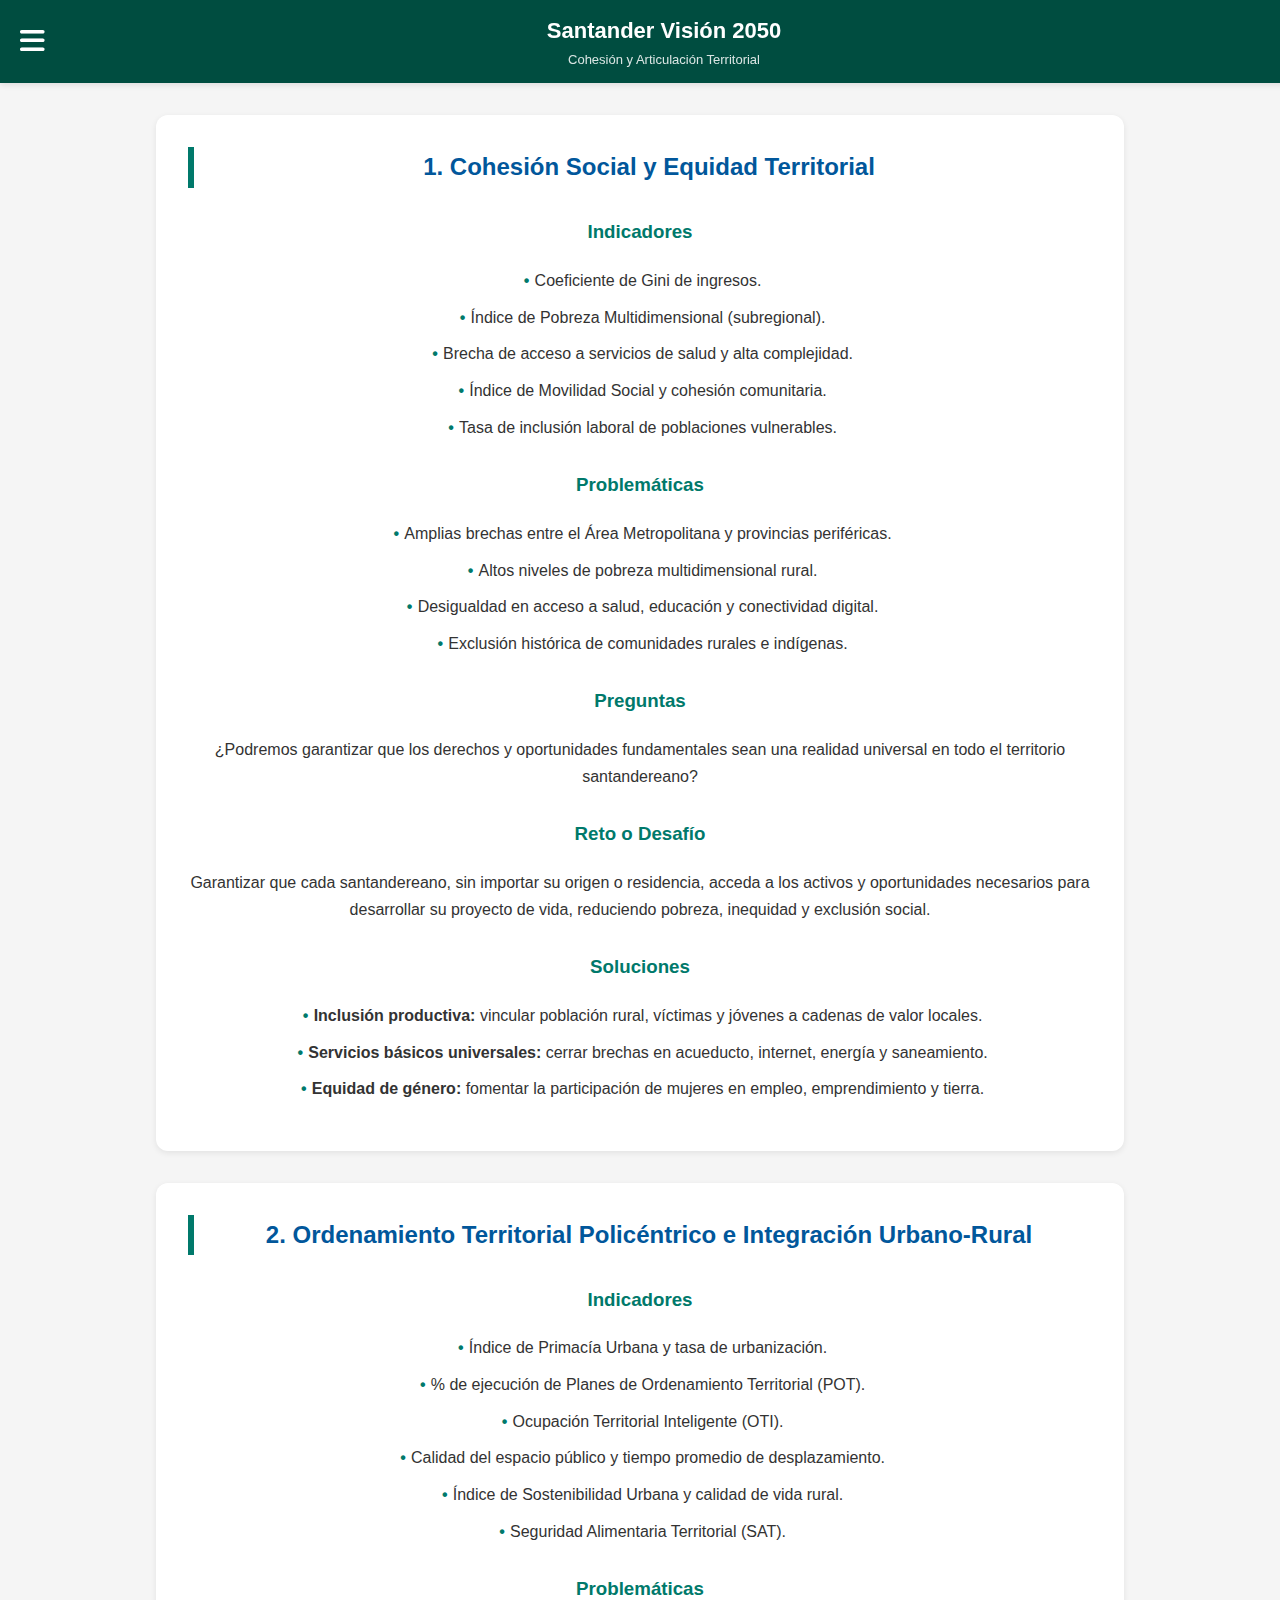
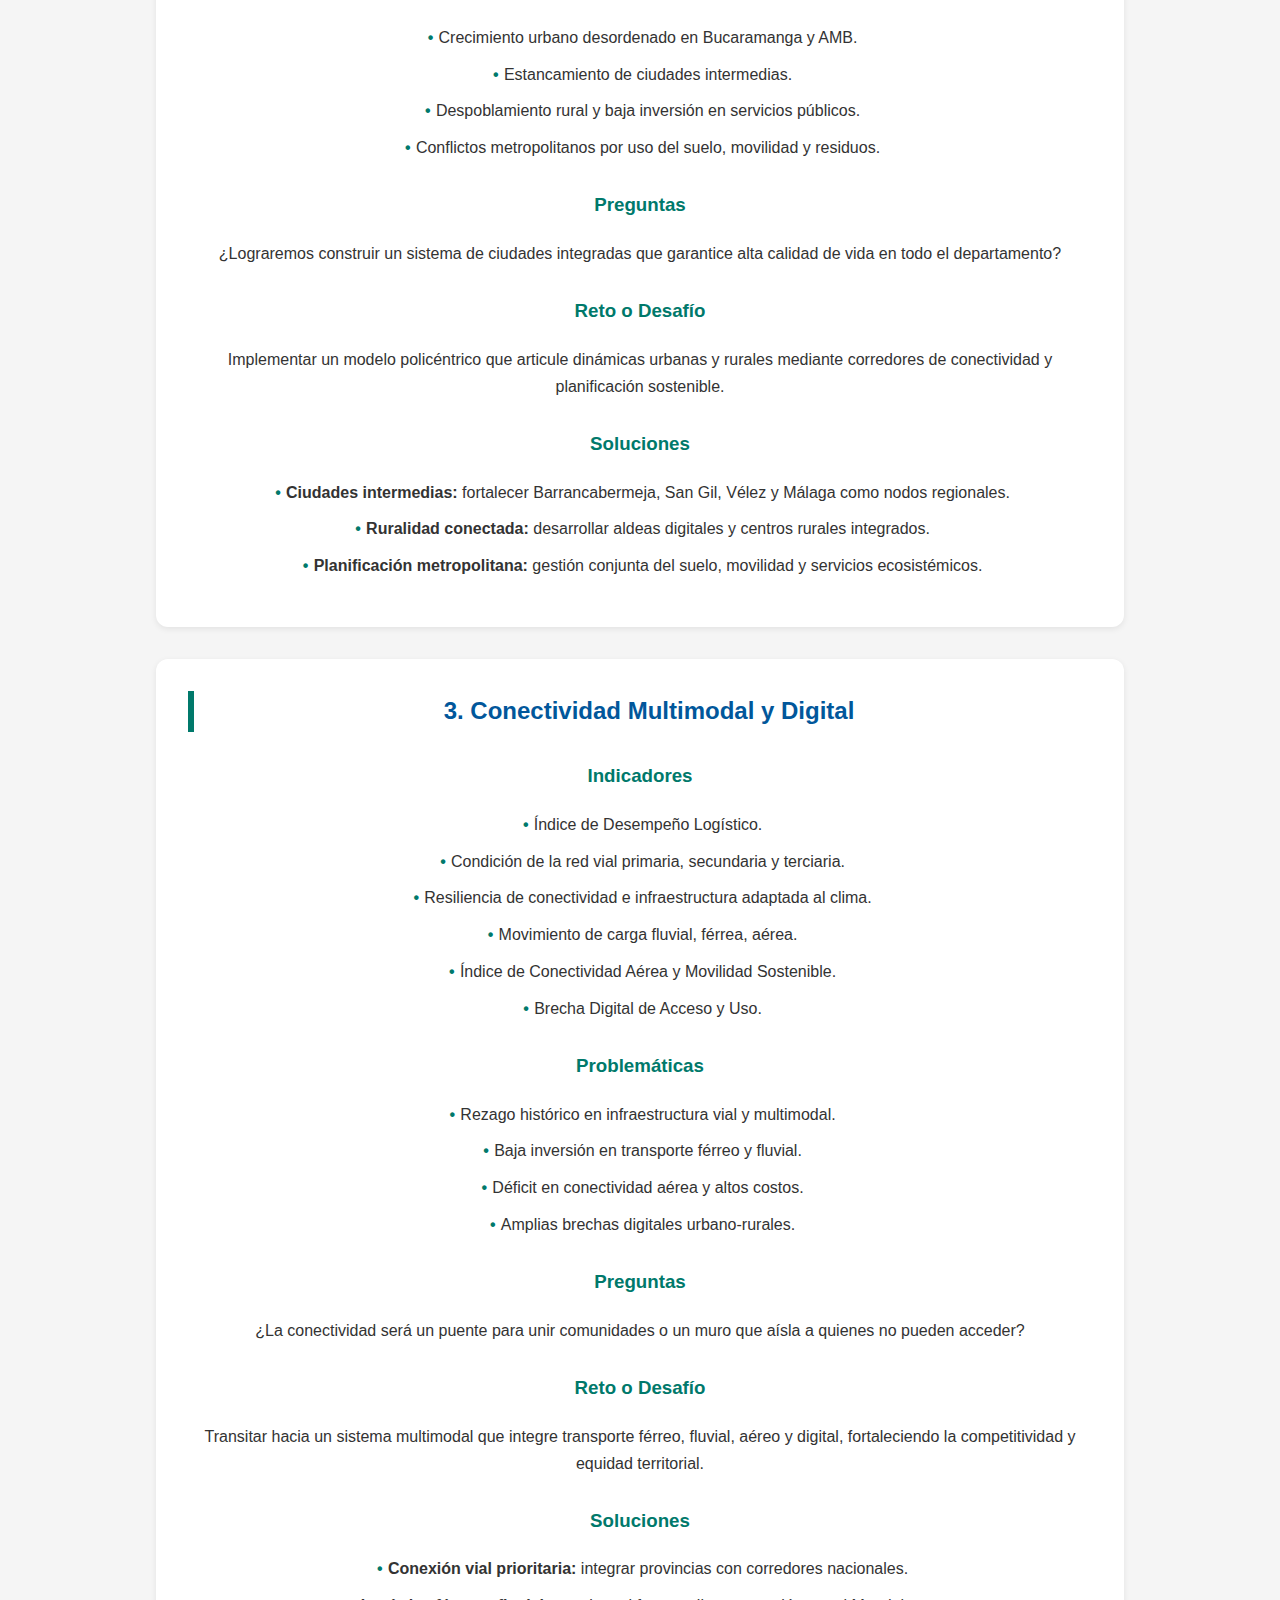
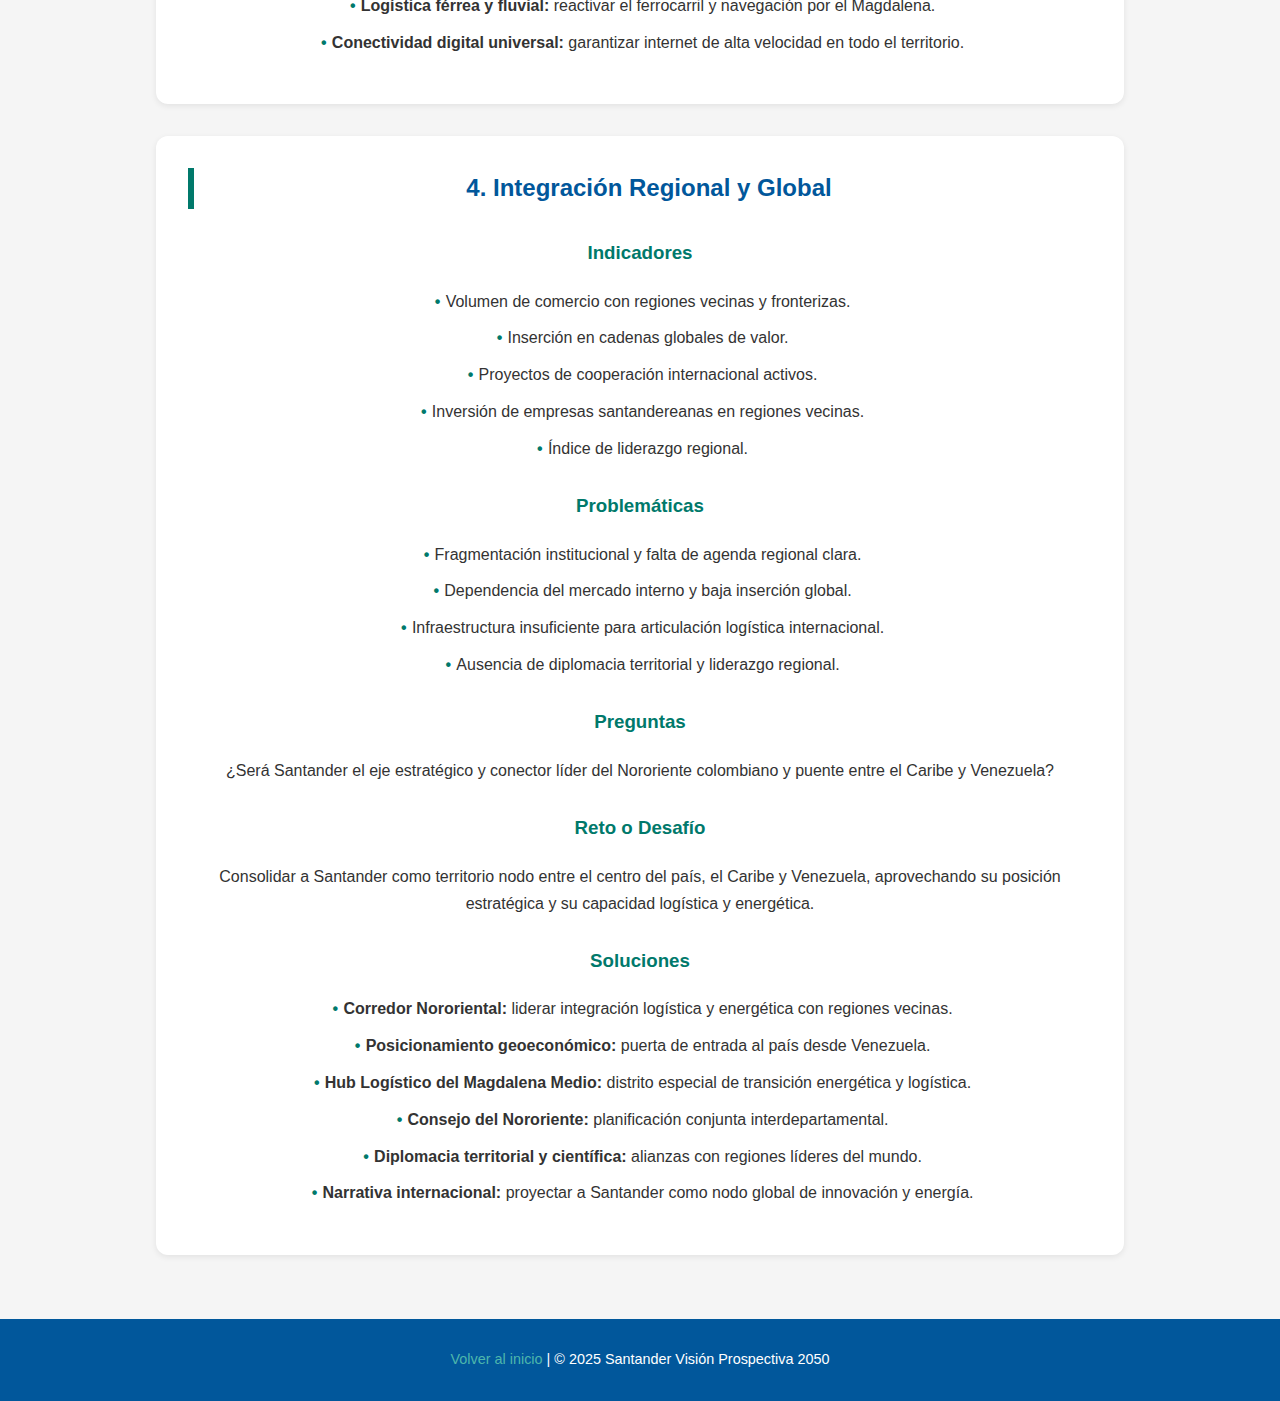
<file: cohesion.html>
<!DOCTYPE html>
<html lang="es">
<head>
  <meta charset="UTF-8">
  <meta name="viewport" content="width=device-width, initial-scale=1.0">
  <title>Cohesión y Articulación Territorial | Santander Visión 2050</title>
  <link rel="stylesheet" href="style.css">
  <link rel="icon" href="cohesion.png" type="image/png">
  <link rel="stylesheet" href="https://cdnjs.cloudflare.com/ajax/libs/font-awesome/6.5.0/css/all.min.css">
</head>

<body>
  <!-- ======= NAVBAR ======= -->
  <nav class="navbar">
    <div class="menu-icon" id="menuToggle">
      <i class="fa-solid fa-bars"></i>
    </div>
    <div class="logo">
      <h1>Santander Visión 2050</h1>
      <p>Cohesión y Articulación Territorial</p>
    </div>
    <ul class="nav-links" id="navLinks">
      <li><a href="index.html">Inicio</a></li>
      <li><a href="bases.html">Bases Habilitadoras</a></li>
      <li><a href="sistema.html">Sistema Económico</a></li>
      <li><a href="cohesion.html" class="active">Cohesión Territorial</a></li>
      <li><a href="sostenibilidad.html">Sostenibilidad y Resiliencia</a></li>
    </ul>
  </nav>

  <!-- ======= CONTENIDO PRINCIPAL ======= -->
  <main>
    <section>
      <h2>1. Cohesión Social y Equidad Territorial</h2>

      <h3>Indicadores</h3>
      <ul>
        <li>Coeficiente de Gini de ingresos.</li>
        <li>Índice de Pobreza Multidimensional (subregional).</li>
        <li>Brecha de acceso a servicios de salud y alta complejidad.</li>
        <li>Índice de Movilidad Social y cohesión comunitaria.</li>
        <li>Tasa de inclusión laboral de poblaciones vulnerables.</li>
      </ul>

      <h3>Problemáticas</h3>
      <ul>
        <li>Amplias brechas entre el Área Metropolitana y provincias periféricas.</li>
        <li>Altos niveles de pobreza multidimensional rural.</li>
        <li>Desigualdad en acceso a salud, educación y conectividad digital.</li>
        <li>Exclusión histórica de comunidades rurales e indígenas.</li>
      </ul>

      <h3>Preguntas</h3>
      <p>¿Podremos garantizar que los derechos y oportunidades fundamentales sean una realidad universal en todo el territorio santandereano?</p>

      <h3>Reto o Desafío</h3>
      <p>Garantizar que cada santandereano, sin importar su origen o residencia, acceda a los activos y oportunidades necesarios para desarrollar su proyecto de vida, reduciendo pobreza, inequidad y exclusión social.</p>

      <h3>Soluciones</h3>
      <ul>
        <li><strong>Inclusión productiva:</strong> vincular población rural, víctimas y jóvenes a cadenas de valor locales.</li>
        <li><strong>Servicios básicos universales:</strong> cerrar brechas en acueducto, internet, energía y saneamiento.</li>
        <li><strong>Equidad de género:</strong> fomentar la participación de mujeres en empleo, emprendimiento y tierra.</li>
      </ul>
    </section>

    <section>
      <h2>2. Ordenamiento Territorial Policéntrico e Integración Urbano-Rural</h2>

      <h3>Indicadores</h3>
      <ul>
        <li>Índice de Primacía Urbana y tasa de urbanización.</li>
        <li>% de ejecución de Planes de Ordenamiento Territorial (POT).</li>
        <li>Ocupación Territorial Inteligente (OTI).</li>
        <li>Calidad del espacio público y tiempo promedio de desplazamiento.</li>
        <li>Índice de Sostenibilidad Urbana y calidad de vida rural.</li>
        <li>Seguridad Alimentaria Territorial (SAT).</li>
      </ul>

      <h3>Problemáticas</h3>
      <ul>
        <li>Crecimiento urbano desordenado en Bucaramanga y AMB.</li>
        <li>Estancamiento de ciudades intermedias.</li>
        <li>Despoblamiento rural y baja inversión en servicios públicos.</li>
        <li>Conflictos metropolitanos por uso del suelo, movilidad y residuos.</li>
      </ul>

      <h3>Preguntas</h3>
      <p>¿Lograremos construir un sistema de ciudades integradas que garantice alta calidad de vida en todo el departamento?</p>

      <h3>Reto o Desafío</h3>
      <p>Implementar un modelo policéntrico que articule dinámicas urbanas y rurales mediante corredores de conectividad y planificación sostenible.</p>

      <h3>Soluciones</h3>
      <ul>
        <li><strong>Ciudades intermedias:</strong> fortalecer Barrancabermeja, San Gil, Vélez y Málaga como nodos regionales.</li>
        <li><strong>Ruralidad conectada:</strong> desarrollar aldeas digitales y centros rurales integrados.</li>
        <li><strong>Planificación metropolitana:</strong> gestión conjunta del suelo, movilidad y servicios ecosistémicos.</li>
      </ul>
    </section>

    <section>
      <h2>3. Conectividad Multimodal y Digital</h2>

      <h3>Indicadores</h3>
      <ul>
        <li>Índice de Desempeño Logístico.</li>
        <li>Condición de la red vial primaria, secundaria y terciaria.</li>
        <li>Resiliencia de conectividad e infraestructura adaptada al clima.</li>
        <li>Movimiento de carga fluvial, férrea, aérea.</li>
        <li>Índice de Conectividad Aérea y Movilidad Sostenible.</li>
        <li>Brecha Digital de Acceso y Uso.</li>
      </ul>

      <h3>Problemáticas</h3>
      <ul>
        <li>Rezago histórico en infraestructura vial y multimodal.</li>
        <li>Baja inversión en transporte férreo y fluvial.</li>
        <li>Déficit en conectividad aérea y altos costos.</li>
        <li>Amplias brechas digitales urbano-rurales.</li>
      </ul>

      <h3>Preguntas</h3>
      <p>¿La conectividad será un puente para unir comunidades o un muro que aísla a quienes no pueden acceder?</p>

      <h3>Reto o Desafío</h3>
      <p>Transitar hacia un sistema multimodal que integre transporte férreo, fluvial, aéreo y digital, fortaleciendo la competitividad y equidad territorial.</p>

      <h3>Soluciones</h3>
      <ul>
        <li><strong>Conexión vial prioritaria:</strong> integrar provincias con corredores nacionales.</li>
        <li><strong>Logística férrea y fluvial:</strong> reactivar el ferrocarril y navegación por el Magdalena.</li>
        <li><strong>Conectividad digital universal:</strong> garantizar internet de alta velocidad en todo el territorio.</li>
      </ul>
    </section>

    <section>
      <h2>4. Integración Regional y Global</h2>

      <h3>Indicadores</h3>
      <ul>
        <li>Volumen de comercio con regiones vecinas y fronterizas.</li>
        <li>Inserción en cadenas globales de valor.</li>
        <li>Proyectos de cooperación internacional activos.</li>
        <li>Inversión de empresas santandereanas en regiones vecinas.</li>
        <li>Índice de liderazgo regional.</li>
      </ul>

      <h3>Problemáticas</h3>
      <ul>
        <li>Fragmentación institucional y falta de agenda regional clara.</li>
        <li>Dependencia del mercado interno y baja inserción global.</li>
        <li>Infraestructura insuficiente para articulación logística internacional.</li>
        <li>Ausencia de diplomacia territorial y liderazgo regional.</li>
      </ul>

      <h3>Preguntas</h3>
      <p>¿Será Santander el eje estratégico y conector líder del Nororiente colombiano y puente entre el Caribe y Venezuela?</p>

      <h3>Reto o Desafío</h3>
      <p>Consolidar a Santander como territorio nodo entre el centro del país, el Caribe y Venezuela, aprovechando su posición estratégica y su capacidad logística y energética.</p>

      <h3>Soluciones</h3>
      <ul>
        <li><strong>Corredor Nororiental:</strong> liderar integración logística y energética con regiones vecinas.</li>
        <li><strong>Posicionamiento geoeconómico:</strong> puerta de entrada al país desde Venezuela.</li>
        <li><strong>Hub Logístico del Magdalena Medio:</strong> distrito especial de transición energética y logística.</li>
        <li><strong>Consejo del Nororiente:</strong> planificación conjunta interdepartamental.</li>
        <li><strong>Diplomacia territorial y científica:</strong> alianzas con regiones líderes del mundo.</li>
        <li><strong>Narrativa internacional:</strong> proyectar a Santander como nodo global de innovación y energía.</li>
      </ul>
    </section>
  </main>

  <!-- ======= PIE DE PÁGINA ======= -->
  <footer>
    <p><a href="index.html">Volver al inicio</a> | © 2025 Santander Visión Prospectiva 2050</p>
  </footer>

  <!-- ======= SCRIPT MENÚ ======= -->
  <script>
    const menuToggle = document.getElementById('menuToggle');
    const navLinks = document.getElementById('navLinks');
    menuToggle.addEventListener('click', () => {
      navLinks.classList.toggle('show');
    });
  </script>
</body>
</html>
</file>
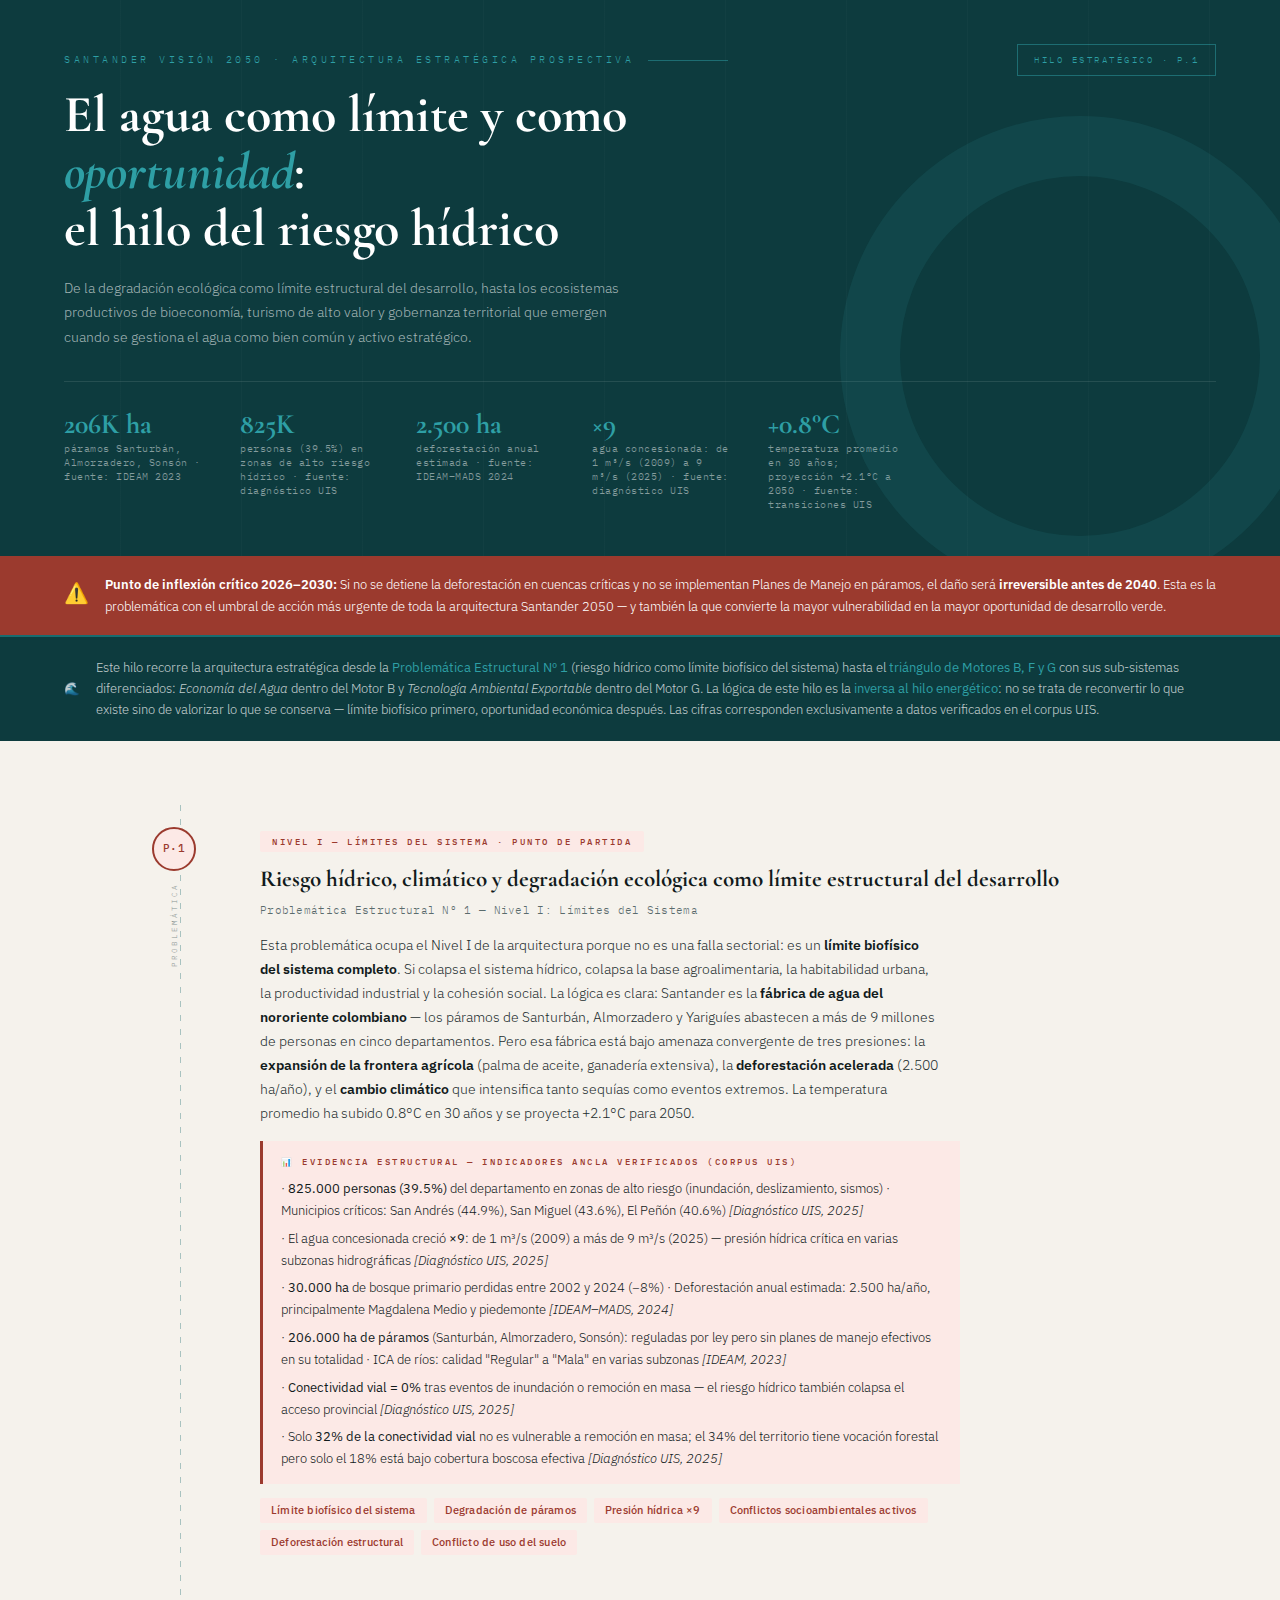
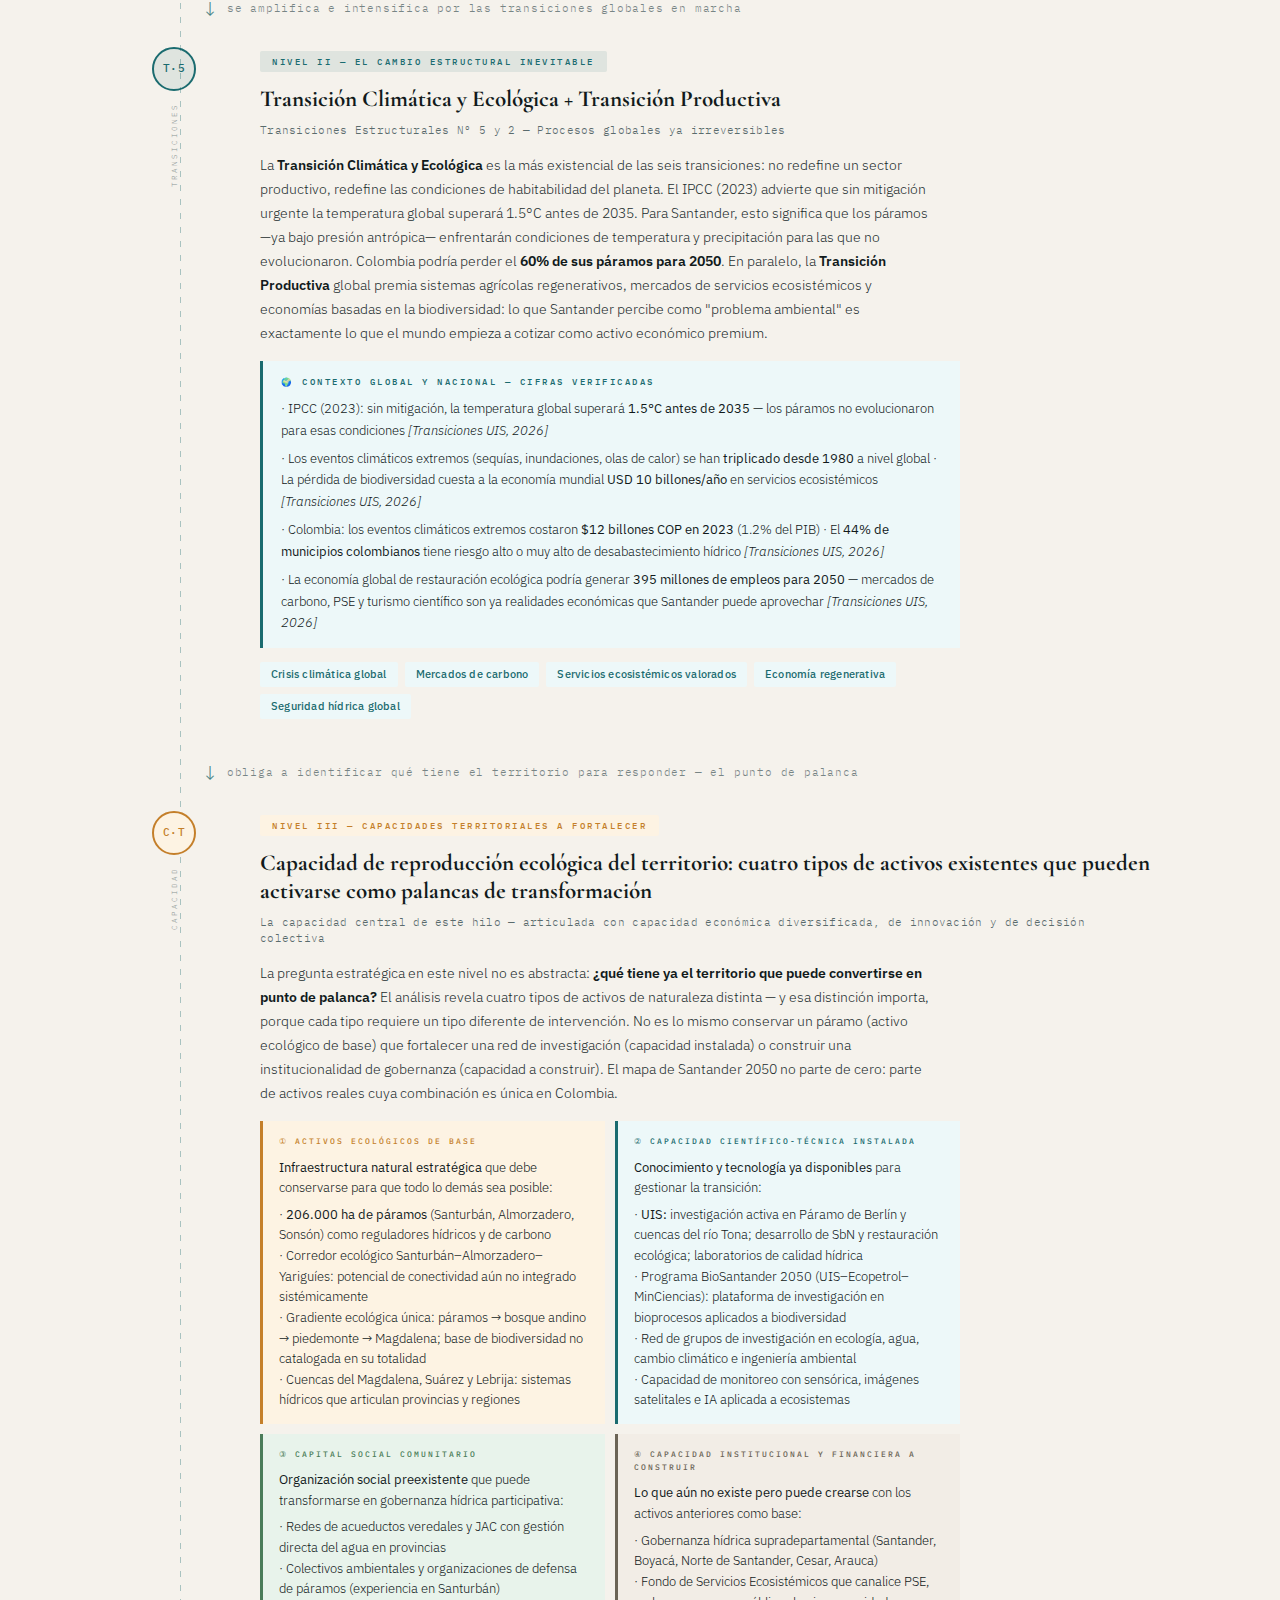
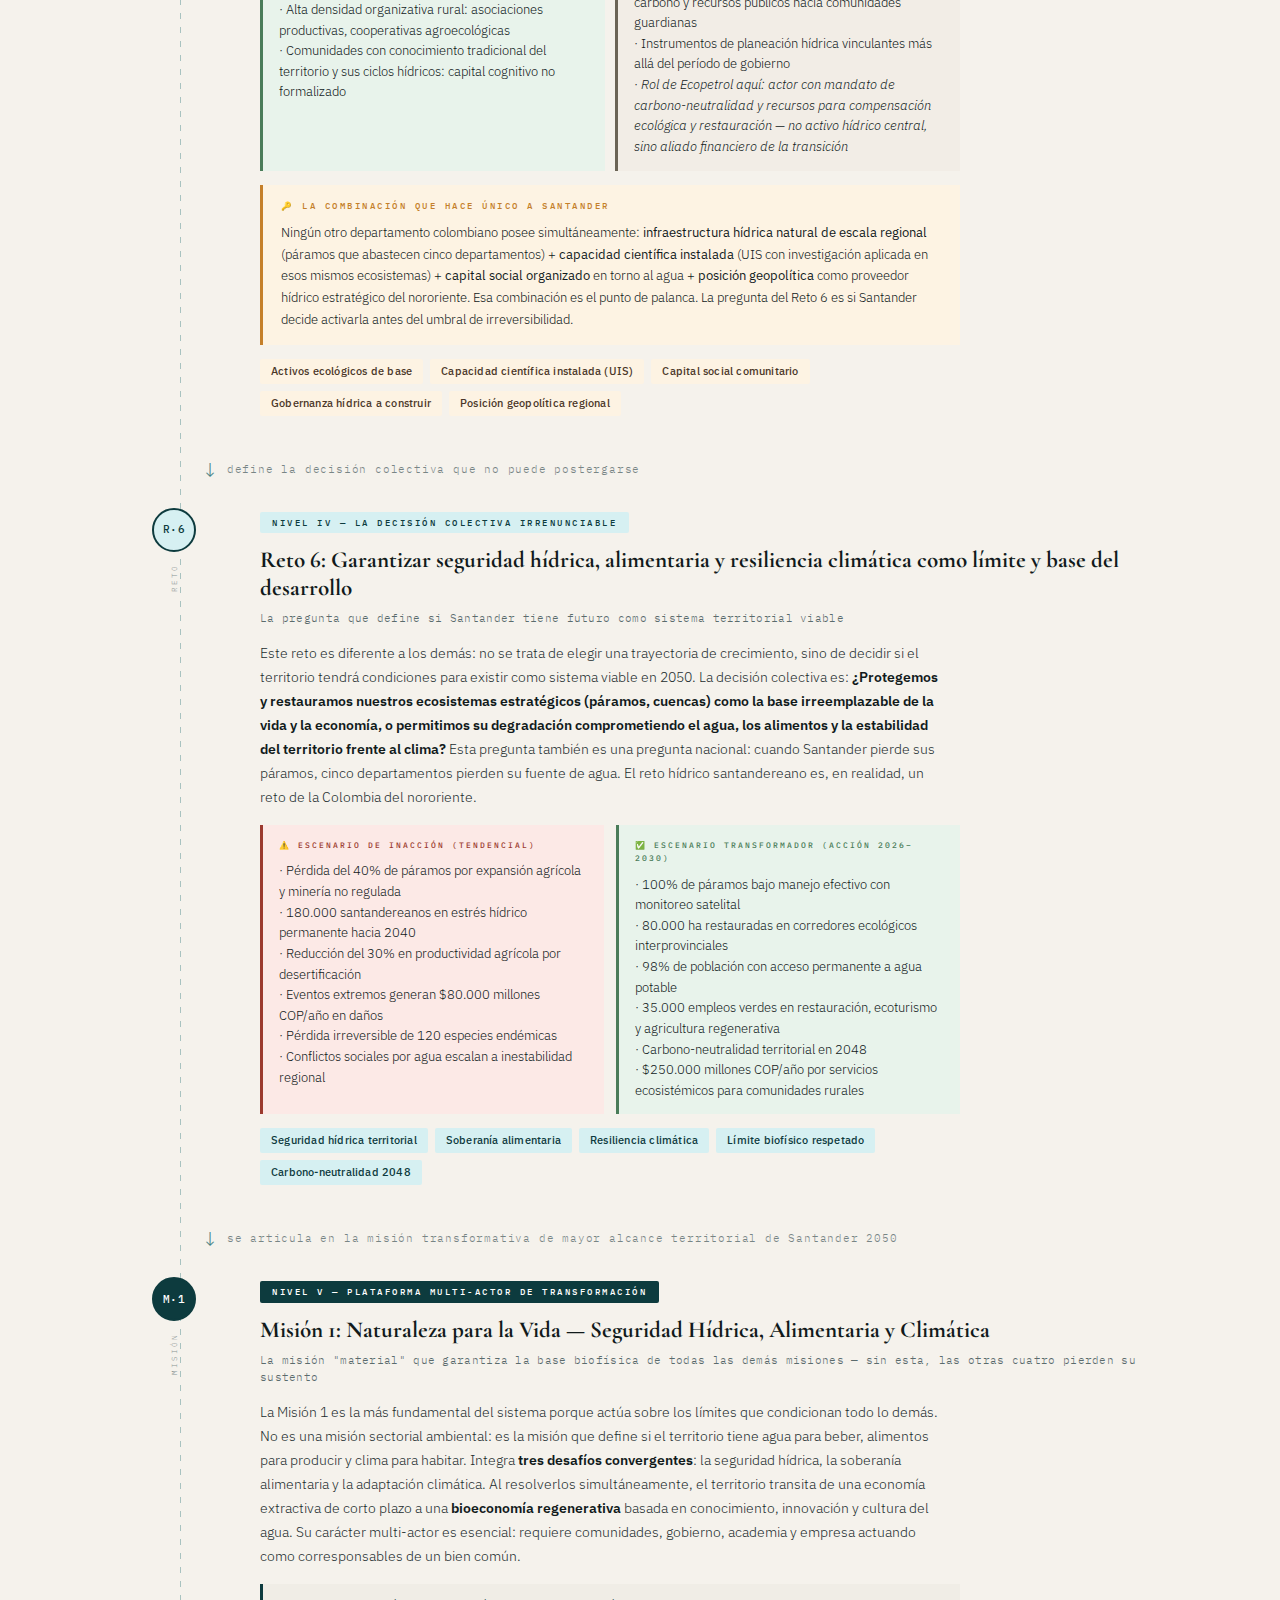
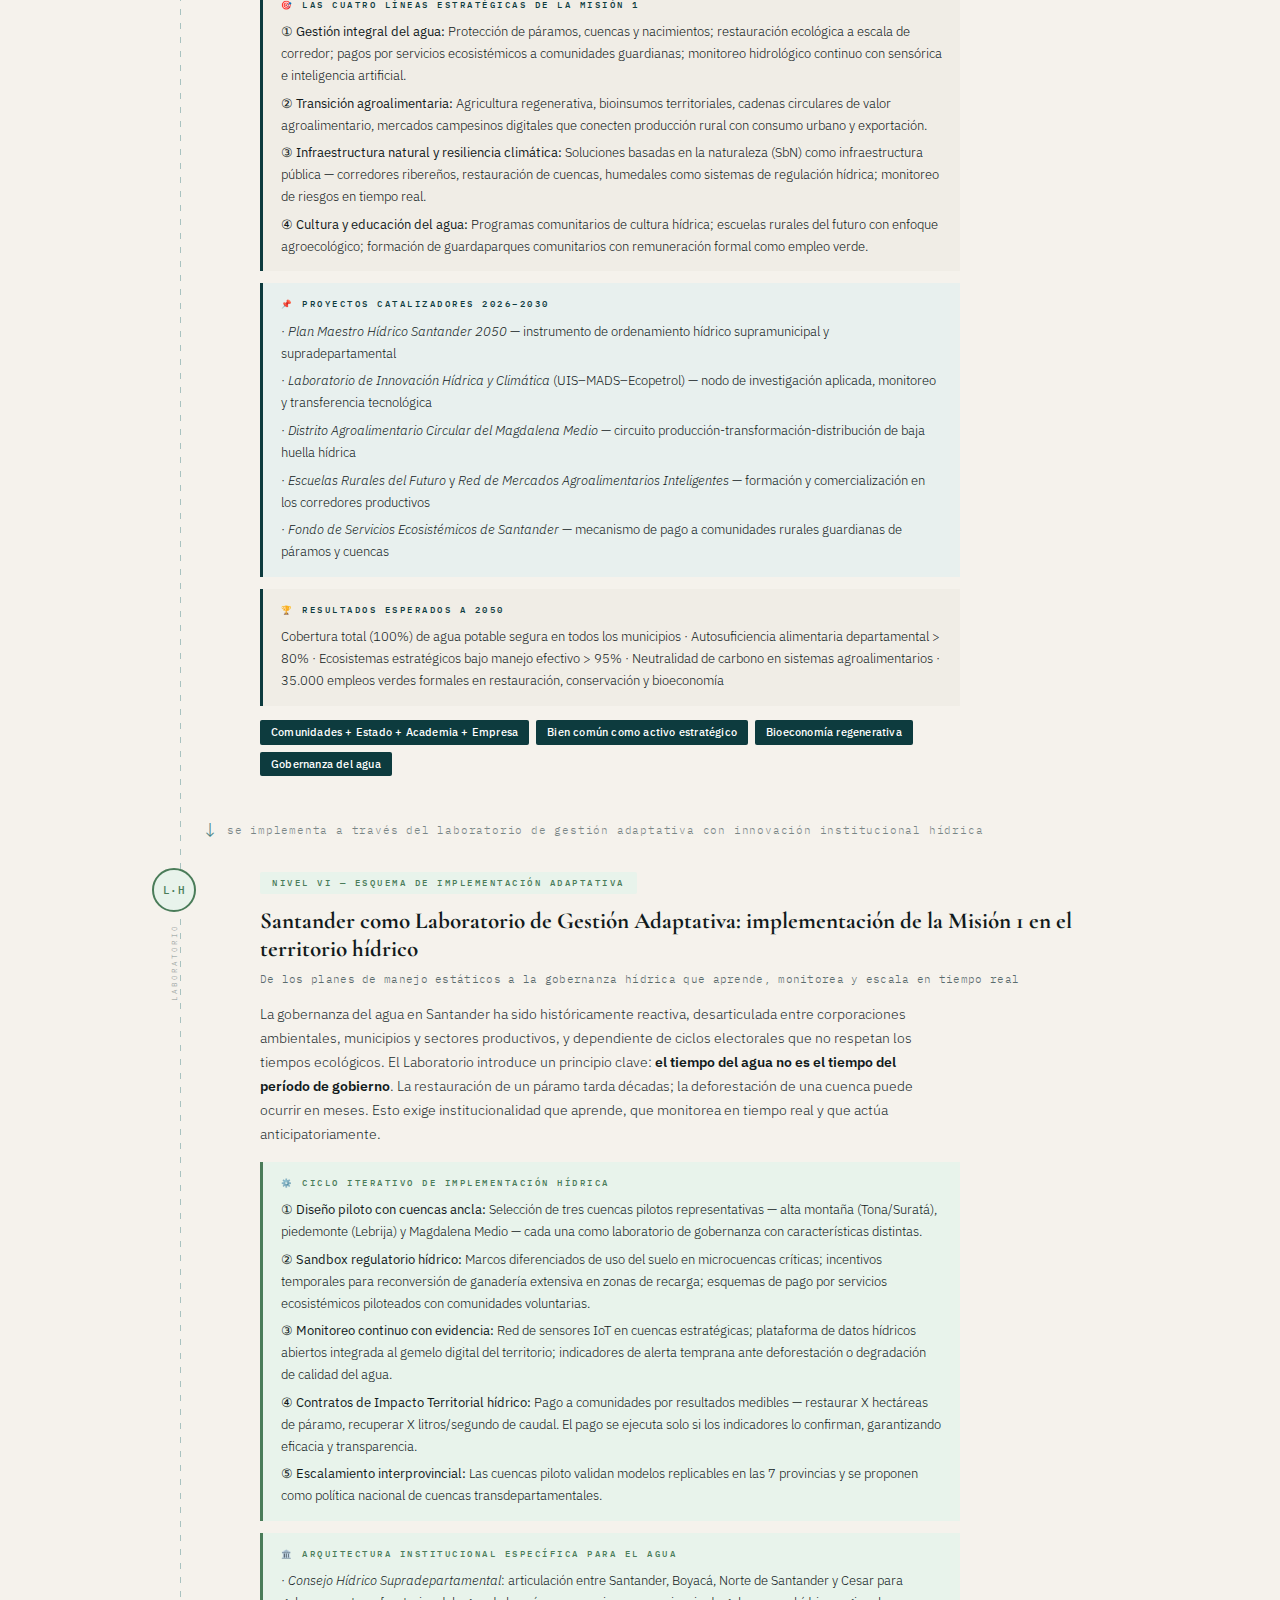
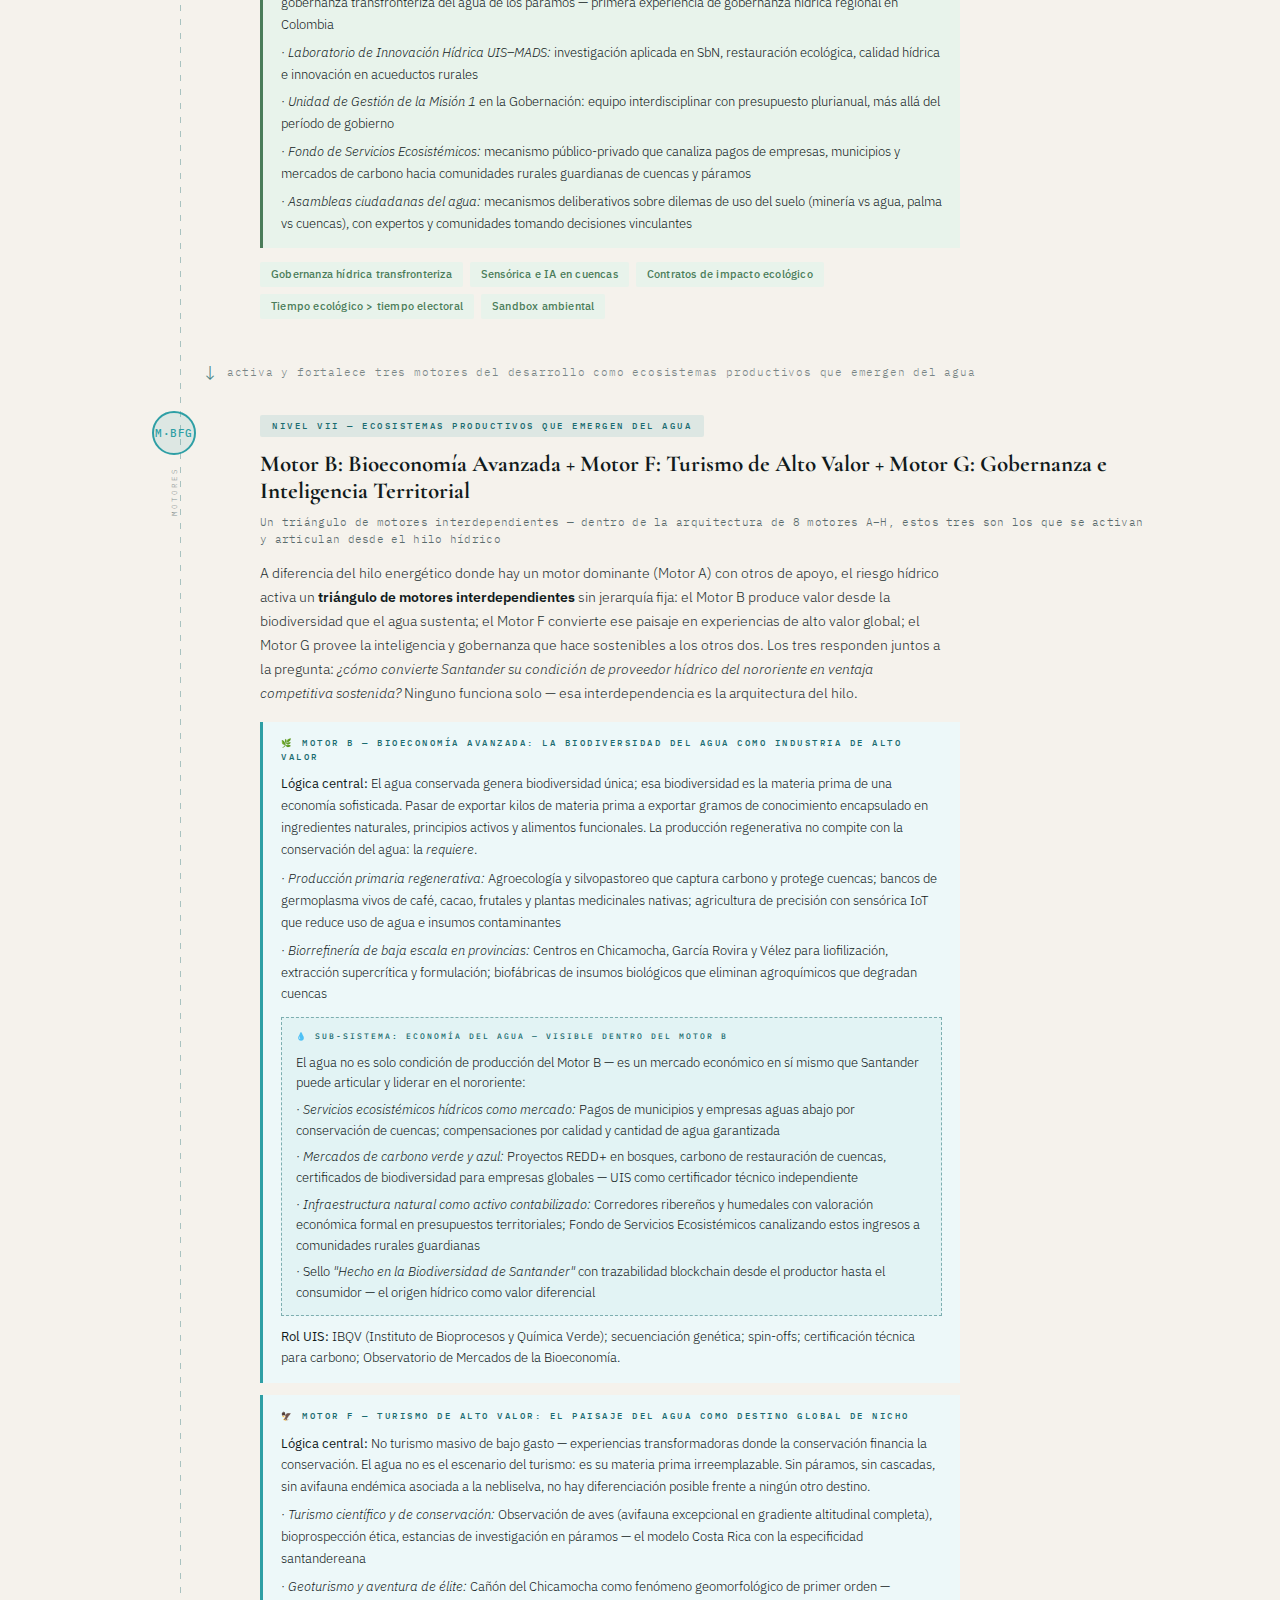
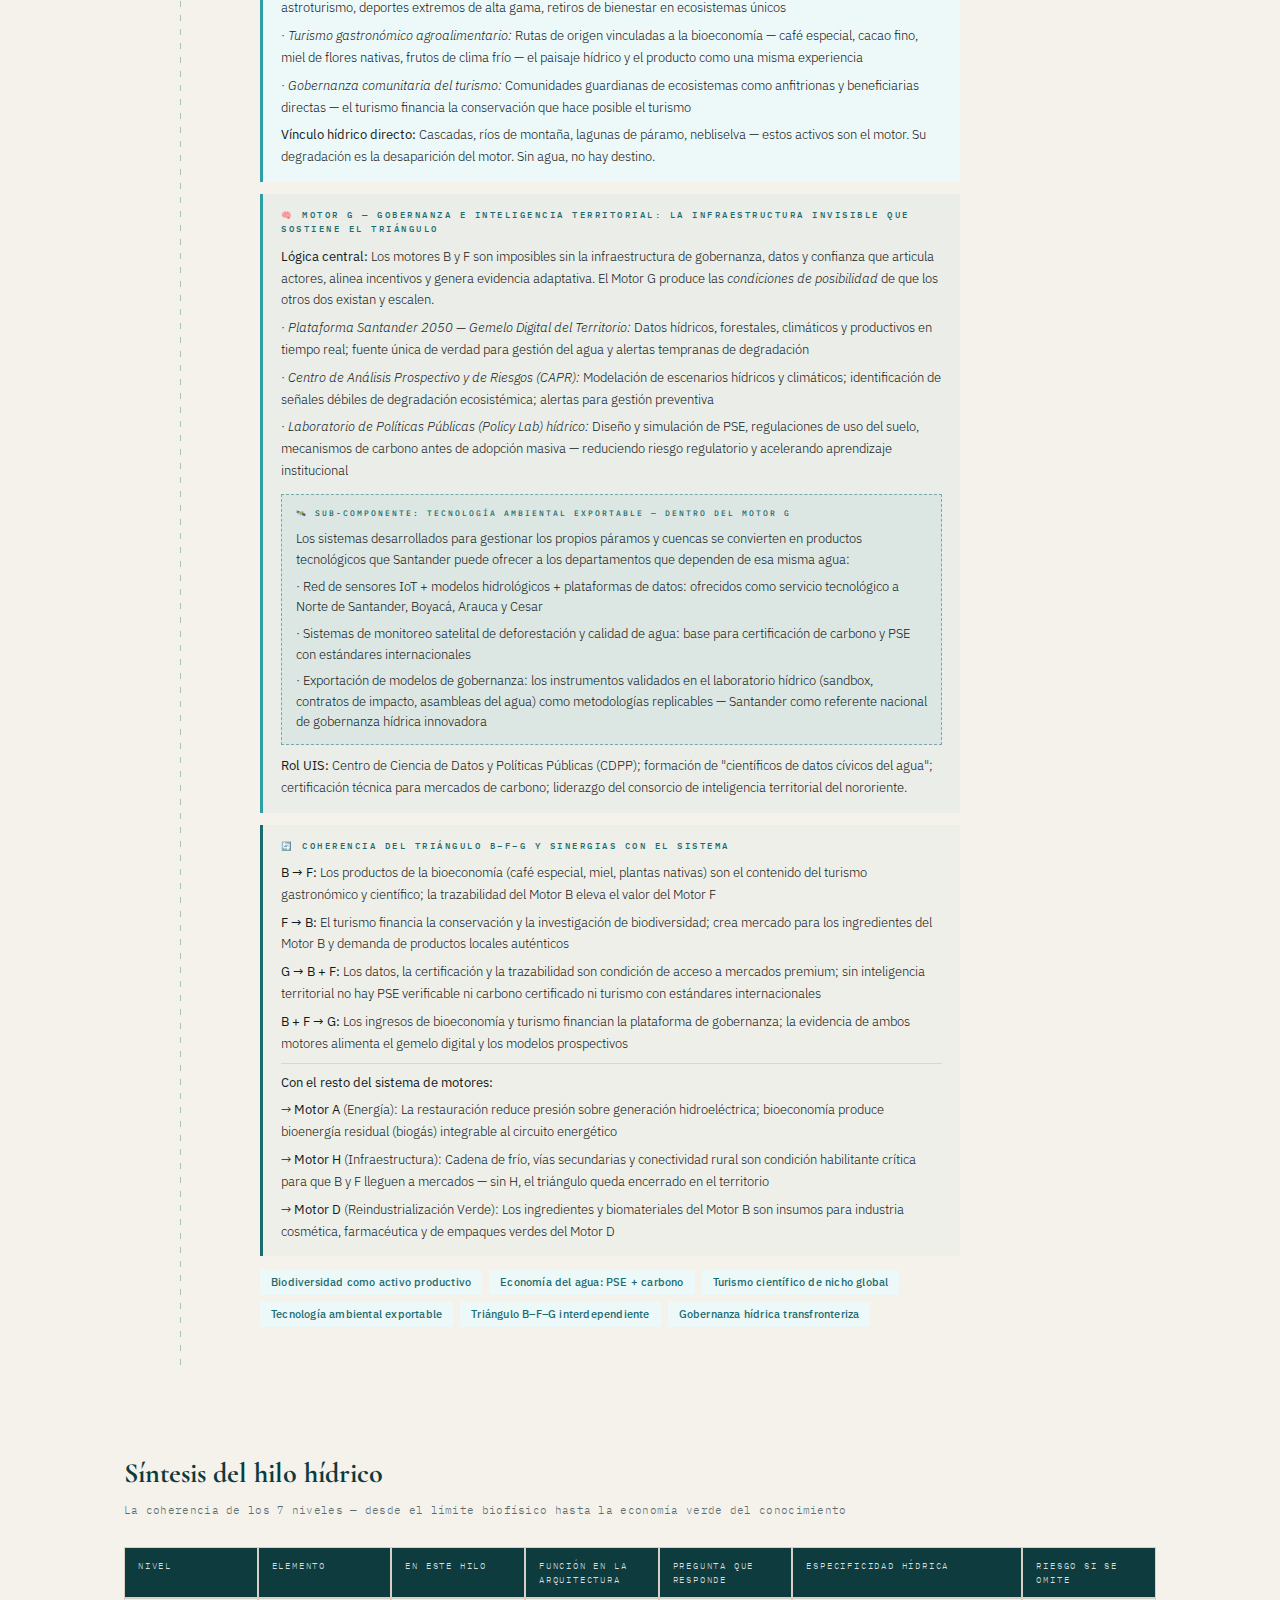
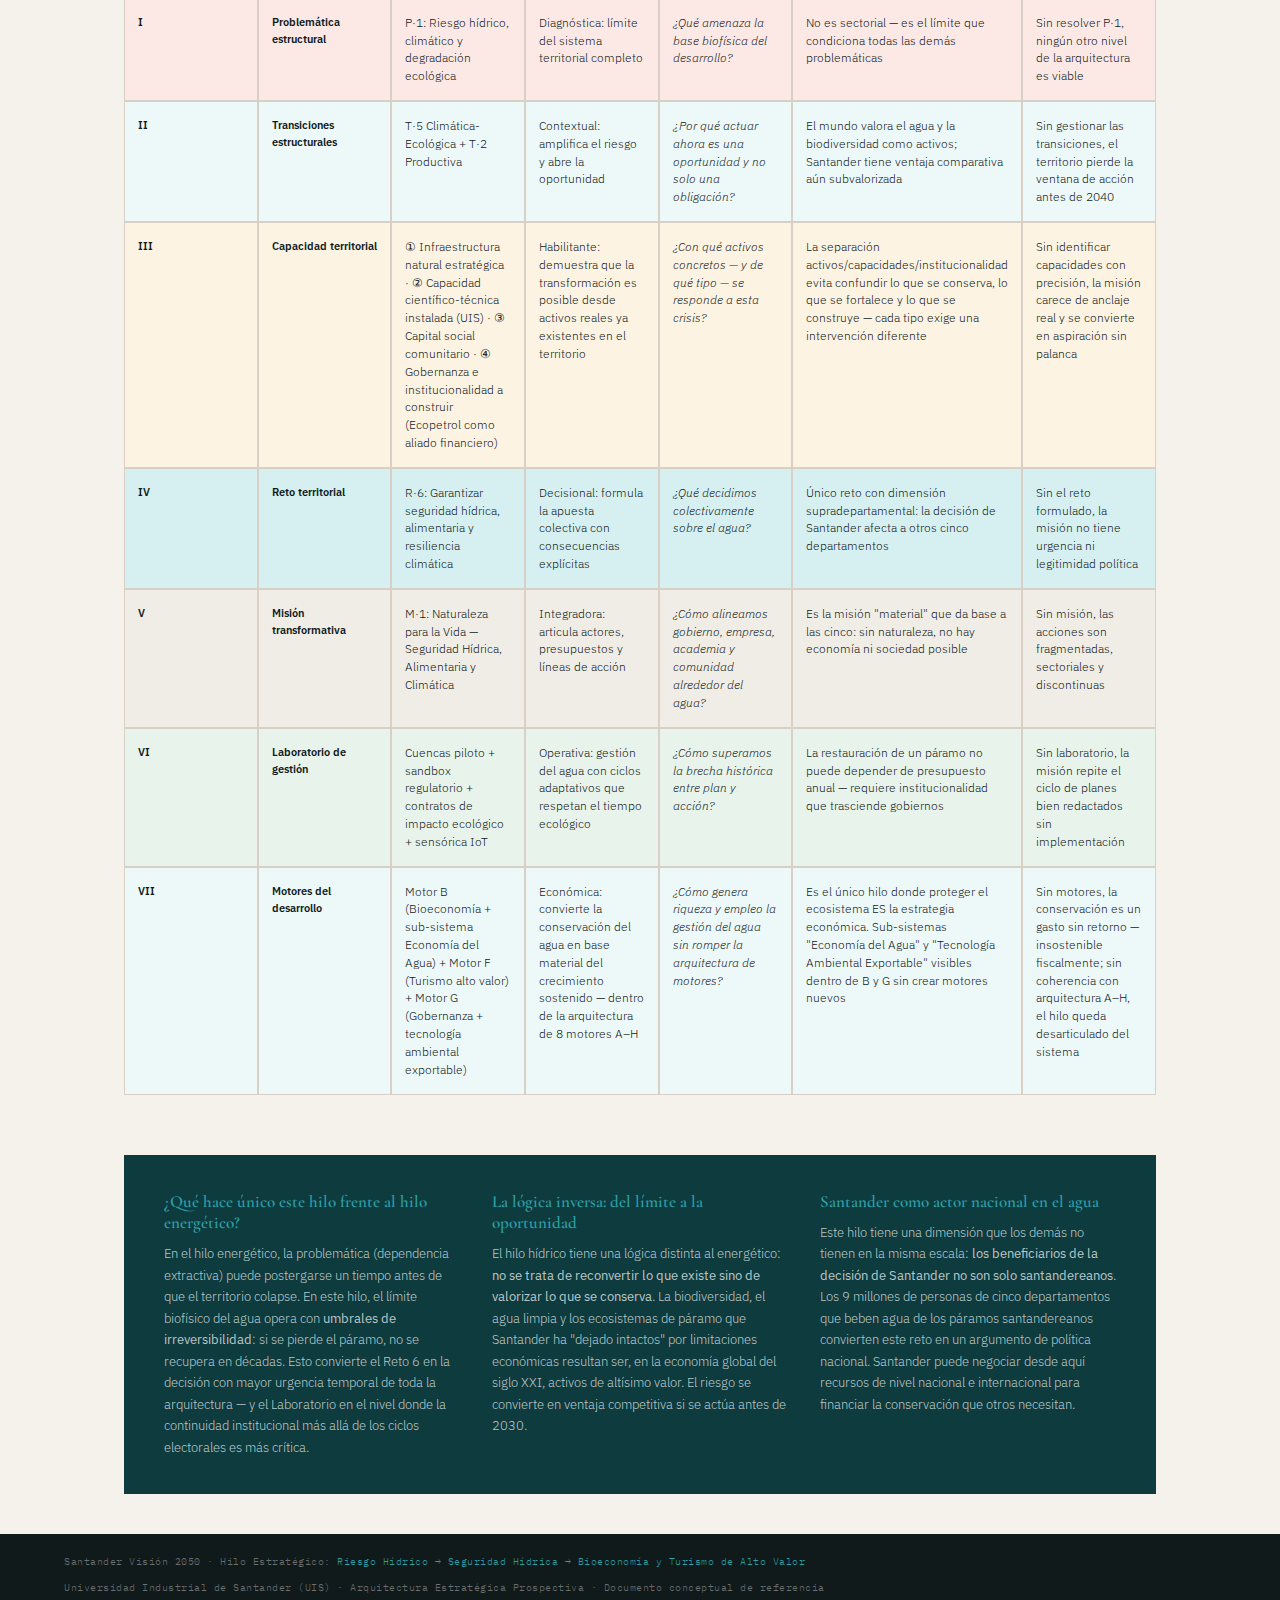
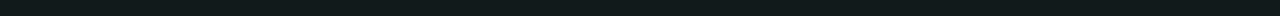
<file: hilo_01_hidrico_santander2050_v2.html>
<!DOCTYPE html>
<html lang="es">
<head>
<meta charset="UTF-8">
<meta name="viewport" content="width=device-width, initial-scale=1.0">
<title>Hilo Estratégico — Riesgo Hídrico · Santander Visión 2050</title>
<link href="https://fonts.googleapis.com/css2?family=Cormorant+Garamond:ital,wght@0,400;0,600;0,700;1,400;1,600&family=IBM+Plex+Sans:wght@300;400;500;600&family=IBM+Plex+Mono:wght@400;500&display=swap" rel="stylesheet">
<style>
  :root {
    --teal-deep:   #0d3b3e;
    --teal-mid:    #1a6b6f;
    --teal-light:  #2e9fa5;
    --teal-pale:   #d6f0f2;
    --teal-wash:   #edf8f9;
    --earth:       #4a3728;
    --earth-light: #8c6b52;
    --amber:       #c47f2a;
    --amber-pale:  #fdf3e3;
    --sage:        #4a7c59;
    --sage-pale:   #e8f3eb;
    --ink:         #111a1b;
    --paper:       #f5f2ec;
    --warm-line:   #d8d0c4;
    --muted:       #5a6b6c;
    --red-alert:   #9b3a2e;
    --red-pale:    #fce9e6;
  }

  * { margin: 0; padding: 0; box-sizing: border-box; }

  body {
    background: var(--paper);
    color: var(--ink);
    font-family: 'IBM Plex Sans', sans-serif;
    font-weight: 300;
    line-height: 1.6;
  }

  /* ============================
     HEADER
  ============================ */
  header {
    background: var(--teal-deep);
    color: #fff;
    padding: 52px 64px 44px;
    position: relative;
    overflow: hidden;
  }
  header::before {
    content: '';
    position: absolute;
    bottom: -40px; right: -40px;
    width: 360px; height: 360px;
    border-radius: 50%;
    border: 60px solid rgba(46,159,165,0.12);
    pointer-events: none;
  }
  header::after {
    content: '';
    position: absolute;
    top: 0; left: 0;
    width: 100%; height: 100%;
    background: repeating-linear-gradient(
      90deg,
      transparent,
      transparent 120px,
      rgba(255,255,255,0.02) 120px,
      rgba(255,255,255,0.02) 121px
    );
    pointer-events: none;
  }
  .h-eyebrow {
    font-family: 'IBM Plex Mono', monospace;
    font-size: 10px;
    letter-spacing: 3.5px;
    text-transform: uppercase;
    color: var(--teal-light);
    margin-bottom: 18px;
    display: flex;
    align-items: center;
    gap: 14px;
  }
  .h-eyebrow::after {
    content: '';
    flex: 1;
    max-width: 80px;
    height: 1px;
    background: rgba(46,159,165,0.5);
  }
  header h1 {
    font-family: 'Cormorant Garamond', serif;
    font-size: clamp(30px, 4.5vw, 52px);
    font-weight: 700;
    line-height: 1.1;
    max-width: 700px;
    margin-bottom: 18px;
  }
  header h1 em {
    font-style: italic;
    color: var(--teal-light);
  }
  header p.lead {
    font-size: 14px;
    line-height: 1.75;
    color: rgba(255,255,255,0.62);
    max-width: 580px;
  }
  .h-badge {
    position: absolute;
    top: 44px; right: 64px;
    border: 1px solid rgba(46,159,165,0.5);
    color: var(--teal-light);
    font-family: 'IBM Plex Mono', monospace;
    font-size: 9px;
    letter-spacing: 2.5px;
    padding: 8px 16px;
    text-transform: uppercase;
  }
  .h-stat-bar {
    display: flex;
    gap: 36px;
    margin-top: 32px;
    padding-top: 28px;
    border-top: 1px solid rgba(255,255,255,0.1);
    flex-wrap: wrap;
  }
  .h-stat {
    display: flex;
    flex-direction: column;
  }
  .h-stat .num {
    font-family: 'Cormorant Garamond', serif;
    font-size: 28px;
    font-weight: 700;
    color: var(--teal-light);
    line-height: 1;
  }
  .h-stat .desc {
    font-size: 10px;
    color: rgba(255,255,255,0.5);
    margin-top: 4px;
    font-family: 'IBM Plex Mono', monospace;
    letter-spacing: 0.5px;
    max-width: 140px;
    line-height: 1.4;
  }

  /* ============================
     ALERTA URGENCIA
  ============================ */
  .urgency-bar {
    background: var(--red-alert);
    color: #fff;
    padding: 18px 64px;
    font-size: 13px;
    line-height: 1.65;
    display: flex;
    align-items: flex-start;
    gap: 16px;
  }
  .urgency-bar .icon { font-size: 20px; flex-shrink: 0; margin-top: 2px; }
  .urgency-bar strong { font-weight: 600; }

  /* ============================
     FRANJA DE INTRODUCCIÓN
  ============================ */
  .intro-strip {
    background: var(--teal-deep);
    color: rgba(255,255,255,0.75);
    padding: 20px 64px;
    font-size: 12.5px;
    line-height: 1.7;
    border-top: 2px solid var(--teal-mid);
    display: flex;
    align-items: center;
    gap: 16px;
  }
  .intro-strip strong { color: var(--teal-light); }

  /* ============================
     CUERPO PRINCIPAL
  ============================ */
  .body-wrap {
    max-width: 1120px;
    margin: 0 auto;
    padding: 64px 44px 80px;
    position: relative;
  }

  /* Línea vertical */
  .body-wrap::before {
    content: '';
    position: absolute;
    left: 100px;
    top: 64px;
    bottom: 80px;
    width: 1px;
    background: repeating-linear-gradient(
      to bottom,
      var(--teal-mid) 0px,
      var(--teal-mid) 6px,
      transparent 6px,
      transparent 14px
    );
    opacity: 0.35;
  }

  /* ============================
     NODO
  ============================ */
  .node {
    display: grid;
    grid-template-columns: 100px 1fr;
    margin-bottom: 8px;
    position: relative;
  }

  .marker {
    display: flex;
    flex-direction: column;
    align-items: center;
    padding-top: 22px;
    z-index: 2;
  }

  .bubble {
    width: 44px; height: 44px;
    border-radius: 50%;
    display: flex;
    align-items: center;
    justify-content: center;
    font-family: 'IBM Plex Mono', monospace;
    font-size: 10.5px;
    font-weight: 500;
    flex-shrink: 0;
    border: 2px solid;
    letter-spacing: 0.5px;
  }

  .side-label {
    font-family: 'IBM Plex Mono', monospace;
    font-size: 7.5px;
    letter-spacing: 2px;
    text-transform: uppercase;
    writing-mode: vertical-rl;
    transform: rotate(180deg);
    color: var(--muted);
    margin-top: 12px;
    white-space: nowrap;
    opacity: 0.7;
  }

  /* ============================
     CONTENIDO
  ============================ */
  .content {
    padding: 22px 0 22px 36px;
  }

  .step-pill {
    display: inline-flex;
    align-items: center;
    gap: 8px;
    font-family: 'IBM Plex Mono', monospace;
    font-size: 8.5px;
    letter-spacing: 2.5px;
    text-transform: uppercase;
    padding: 4px 12px;
    margin-bottom: 14px;
    font-weight: 500;
    border-radius: 2px;
  }

  .node-h {
    font-family: 'Cormorant Garamond', serif;
    font-size: 23px;
    font-weight: 700;
    line-height: 1.2;
    margin-bottom: 8px;
  }

  .node-sub {
    font-family: 'IBM Plex Mono', monospace;
    font-size: 10.5px;
    color: var(--muted);
    margin-bottom: 14px;
    letter-spacing: 0.3px;
  }

  .node-text {
    font-size: 13.5px;
    line-height: 1.78;
    color: #1c2d2e;
    max-width: 680px;
    margin-bottom: 16px;
  }
  .node-text strong { color: var(--ink); font-weight: 600; }

  /* CAJAS */
  .box {
    border-left: 3px solid;
    padding: 14px 18px;
    margin: 12px 0;
    font-size: 13px;
    line-height: 1.68;
    max-width: 700px;
  }
  .box .bt {
    font-family: 'IBM Plex Mono', monospace;
    font-size: 8.5px;
    letter-spacing: 2.5px;
    text-transform: uppercase;
    margin-bottom: 9px;
    font-weight: 500;
  }
  .box p { margin-bottom: 6px; }
  .box p:last-child { margin-bottom: 0; }

  /* TAGS */
  .tags {
    display: flex;
    flex-wrap: wrap;
    gap: 7px;
    margin: 14px 0;
    max-width: 700px;
  }
  .tag {
    font-size: 10.5px;
    padding: 4px 11px;
    border-radius: 2px;
    font-family: 'IBM Plex Sans', sans-serif;
    font-weight: 500;
    letter-spacing: 0.2px;
  }

  /* CONNECTOR */
  .arrow-row {
    display: flex;
    align-items: center;
    padding-left: 80px;
    margin: 2px 0 6px;
    gap: 10px;
    color: var(--muted);
    font-size: 11px;
    font-family: 'IBM Plex Mono', monospace;
    letter-spacing: 0.8px;
    opacity: 0.8;
  }
  .arrow-row .arr { font-size: 20px; line-height: 1; color: var(--teal-mid); }

  /* ============================
     COLORES POR NIVEL
  ============================ */

  /* N1 – Problemática: rojo alerta */
  .n1 .bubble { background: var(--red-pale); color: var(--red-alert); border-color: var(--red-alert); }
  .n1 .step-pill { background: var(--red-pale); color: var(--red-alert); }
  .n1 .box { border-color: var(--red-alert); background: var(--red-pale); }
  .n1 .box .bt { color: var(--red-alert); }
  .n1 .tag { background: var(--red-pale); color: var(--red-alert); }

  /* N2 – Transición: teal profundo */
  .n2 .bubble { background: rgba(26,107,111,0.1); color: var(--teal-mid); border-color: var(--teal-mid); }
  .n2 .step-pill { background: rgba(26,107,111,0.1); color: var(--teal-mid); }
  .n2 .box { border-color: var(--teal-mid); background: var(--teal-wash); }
  .n2 .box .bt { color: var(--teal-mid); }
  .n2 .tag { background: var(--teal-wash); color: var(--teal-mid); }

  /* N3 – Capacidad: tierra/ámbar */
  .n3 .bubble { background: var(--amber-pale); color: var(--amber); border-color: var(--amber); }
  .n3 .step-pill { background: var(--amber-pale); color: var(--amber); }
  .n3 .box { border-color: var(--amber); background: var(--amber-pale); }
  .n3 .box .bt { color: var(--amber); }
  .n3 .tag { background: var(--amber-pale); color: var(--earth); }

  /* N4 – Reto: teal medio */
  .n4 .bubble { background: var(--teal-pale); color: var(--teal-deep); border-color: var(--teal-deep); }
  .n4 .step-pill { background: var(--teal-pale); color: var(--teal-deep); }
  .n4 .box { border-color: var(--teal-deep); background: var(--teal-pale); }
  .n4 .box .bt { color: var(--teal-deep); }
  .n4 .tag { background: var(--teal-pale); color: var(--teal-deep); }

  /* N5 – Misión: ink oscuro */
  .n5 .bubble { background: var(--teal-deep); color: #fff; border-color: var(--teal-deep); }
  .n5 .step-pill { background: var(--teal-deep); color: #fff; }
  .n5 .box { border-color: var(--teal-deep); background: #f0ede6; }
  .n5 .box .bt { color: var(--teal-deep); }
  .n5 .tag { background: var(--teal-deep); color: #fff; }

  /* N6 – Laboratorio: sage verde */
  .n6 .bubble { background: var(--sage-pale); color: var(--sage); border-color: var(--sage); }
  .n6 .step-pill { background: var(--sage-pale); color: var(--sage); }
  .n6 .box { border-color: var(--sage); background: var(--sage-pale); }
  .n6 .box .bt { color: var(--sage); }
  .n6 .tag { background: var(--sage-pale); color: var(--sage); }

  /* N7 – Motores: teal luminoso */
  .n7 .bubble { background: rgba(46,159,165,0.12); color: var(--teal-light); border-color: var(--teal-light); }
  .n7 .step-pill { background: rgba(46,159,165,0.12); color: var(--teal-mid); }
  .n7 .box { border-color: var(--teal-light); background: var(--teal-wash); }
  .n7 .box .bt { color: var(--teal-mid); }
  .n7 .tag { background: var(--teal-wash); color: var(--teal-mid); }

  /* BOX ESPECIAL ESCENARIOS */
  .box-split {
    display: grid;
    grid-template-columns: 1fr 1fr;
    gap: 12px;
    max-width: 700px;
    margin: 12px 0;
  }
  .box-inaction {
    border-left: 3px solid var(--red-alert);
    background: var(--red-pale);
    padding: 14px 16px;
    font-size: 12.5px;
    line-height: 1.65;
  }
  .box-action {
    border-left: 3px solid var(--sage);
    background: var(--sage-pale);
    padding: 14px 16px;
    font-size: 12.5px;
    line-height: 1.65;
  }
  .box-split .bt2 {
    font-family: 'IBM Plex Mono', monospace;
    font-size: 8px;
    letter-spacing: 2px;
    text-transform: uppercase;
    font-weight: 500;
    margin-bottom: 8px;
    display: block;
  }
  .box-inaction .bt2 { color: var(--red-alert); }
  .box-action .bt2 { color: var(--sage); }

  /* ============================
     TABLA SÍNTESIS
  ============================ */
  .synthesis {
    max-width: 1120px;
    margin: 0 auto 0;
    padding: 0 44px 60px;
  }
  .synthesis h2 {
    font-family: 'Cormorant Garamond', serif;
    font-size: 28px;
    font-weight: 700;
    margin-bottom: 6px;
    color: var(--teal-deep);
  }
  .synthesis .sub {
    font-family: 'IBM Plex Mono', monospace;
    font-size: 11px;
    color: var(--muted);
    margin-bottom: 28px;
    letter-spacing: 0.3px;
  }
  .synth-wrap {
    display: grid;
    grid-template-columns: repeat(7, 1fr);
    gap: 2px;
    background: var(--warm-line);
    border: 1px solid var(--warm-line);
  }
  .sc {
    background: var(--paper);
    padding: 15px 13px;
    font-size: 11.5px;
    line-height: 1.55;
    vertical-align: top;
  }
  .sc.head {
    background: var(--teal-deep);
    color: rgba(255,255,255,0.85);
    font-family: 'IBM Plex Mono', monospace;
    font-size: 8.5px;
    letter-spacing: 1.8px;
    text-transform: uppercase;
    padding: 11px 13px;
  }
  .sc strong { display: block; font-size: 11px; font-weight: 600; margin-bottom: 3px; }

  /* ============================
     DIFERENCIADOR: ESTE HILO
  ============================ */
  .diff-block {
    max-width: 1120px;
    margin: 0 auto;
    padding: 0 44px 40px;
  }
  .diff-inner {
    background: var(--teal-deep);
    color: rgba(255,255,255,0.8);
    padding: 36px 40px;
    display: grid;
    grid-template-columns: 1fr 1fr 1fr;
    gap: 32px;
  }
  .diff-inner h3 {
    font-family: 'Cormorant Garamond', serif;
    font-size: 17px;
    font-weight: 600;
    color: var(--teal-light);
    margin-bottom: 10px;
    line-height: 1.25;
  }
  .diff-inner p, .diff-inner li {
    font-size: 12.5px;
    line-height: 1.72;
    color: rgba(255,255,255,0.72);
  }
  .diff-inner ul { padding-left: 14px; }
  .diff-inner li { margin-bottom: 5px; }

  /* ============================
     FOOTER
  ============================ */
  footer {
    background: var(--ink);
    color: rgba(255,255,255,0.38);
    padding: 20px 64px;
    font-family: 'IBM Plex Mono', monospace;
    font-size: 10px;
    letter-spacing: 0.5px;
    display: flex;
    justify-content: space-between;
    align-items: center;
    flex-wrap: wrap;
    gap: 10px;
  }
  footer span { color: var(--teal-light); }

  @media (max-width: 780px) {
    header { padding: 32px 24px; }
    .h-badge { display: none; }
    .body-wrap { padding: 40px 20px 60px; }
    .body-wrap::before { left: 60px; }
    .node { grid-template-columns: 60px 1fr; }
    .arrow-row { padding-left: 44px; }
    .synthesis, .diff-block { padding: 0 20px 40px; }
    .synth-wrap { grid-template-columns: 1fr 1fr; }
    .diff-inner { grid-template-columns: 1fr; gap: 20px; }
    .box-split { grid-template-columns: 1fr; }
    .urgency-bar, .intro-strip { padding: 16px 24px; }
    .h-stat-bar { gap: 20px; }
    footer { padding: 16px 24px; }
  }
</style>
</head>
<body>

<!-- HEADER -->
<header>
  <div class="h-badge">Hilo Estratégico · P.1</div>
  <div class="h-eyebrow">Santander Visión 2050 · Arquitectura Estratégica Prospectiva</div>
  <h1>El agua como límite y como <em>oportunidad</em>:<br>el hilo del riesgo hídrico</h1>
  <p class="lead">De la degradación ecológica como límite estructural del desarrollo, hasta los ecosistemas productivos de bioeconomía, turismo de alto valor y gobernanza territorial que emergen cuando se gestiona el agua como bien común y activo estratégico.</p>
  <div class="h-stat-bar">
    <div class="h-stat">
      <span class="num">206K ha</span>
      <span class="desc">páramos Santurbán, Almorzadero, Sonsón · fuente: IDEAM 2023</span>
    </div>
    <div class="h-stat">
      <span class="num">825K</span>
      <span class="desc">personas (39.5%) en zonas de alto riesgo hídrico · fuente: diagnóstico UIS</span>
    </div>
    <div class="h-stat">
      <span class="num">2.500 ha</span>
      <span class="desc">deforestación anual estimada · fuente: IDEAM–MADS 2024</span>
    </div>
    <div class="h-stat">
      <span class="num">×9</span>
      <span class="desc">agua concesionada: de 1 m³/s (2009) a 9 m³/s (2025) · fuente: diagnóstico UIS</span>
    </div>
    <div class="h-stat">
      <span class="num">+0.8°C</span>
      <span class="desc">temperatura promedio en 30 años; proyección +2.1°C a 2050 · fuente: transiciones UIS</span>
    </div>
  </div>
</header>

<!-- ALERTA -->
<div class="urgency-bar">
  <span class="icon">⚠️</span>
  <div><strong>Punto de inflexión crítico 2026–2030:</strong> Si no se detiene la deforestación en cuencas críticas y no se implementan Planes de Manejo en páramos, el daño será <strong>irreversible antes de 2040</strong>. Esta es la problemática con el umbral de acción más urgente de toda la arquitectura Santander 2050 — y también la que convierte la mayor vulnerabilidad en la mayor oportunidad de desarrollo verde.</div>
</div>

<!-- INTRO -->
<div class="intro-strip">
  <span>🌊</span>
  <div>Este hilo recorre la arquitectura estratégica desde la <strong>Problemática Estructural Nº 1</strong> (riesgo hídrico como límite biofísico del sistema) hasta el <strong>triángulo de Motores B, F y G</strong> con sus sub-sistemas diferenciados: <em>Economía del Agua</em> dentro del Motor B y <em>Tecnología Ambiental Exportable</em> dentro del Motor G. La lógica de este hilo es la <strong>inversa al hilo energético</strong>: no se trata de reconvertir lo que existe sino de valorizar lo que se conserva — límite biofísico primero, oportunidad económica después. Las cifras corresponden exclusivamente a datos verificados en el corpus UIS.
  </div>
</div>

<!-- TIMELINE -->
<div class="body-wrap">

  <!-- N1 PROBLEMÁTICA -->
  <div class="node n1">
    <div class="marker">
      <div class="bubble">P·1</div>
      <div class="side-label">Problemática</div>
    </div>
    <div class="content">
      <span class="step-pill">Nivel I — Límites del sistema · Punto de partida</span>
      <div class="node-h">Riesgo hídrico, climático y degradación ecológica como límite estructural del desarrollo</div>
      <div class="node-sub">Problemática Estructural Nº 1 — Nivel I: Límites del Sistema</div>
      <div class="node-text">
        Esta problemática ocupa el Nivel I de la arquitectura porque no es una falla sectorial: es un <strong>límite biofísico del sistema completo</strong>. Si colapsa el sistema hídrico, colapsa la base agroalimentaria, la habitabilidad urbana, la productividad industrial y la cohesión social. La lógica es clara: Santander es la <strong>fábrica de agua del nororiente colombiano</strong> — los páramos de Santurbán, Almorzadero y Yariguíes abastecen a más de 9 millones de personas en cinco departamentos. Pero esa fábrica está bajo amenaza convergente de tres presiones: la <strong>expansión de la frontera agrícola</strong> (palma de aceite, ganadería extensiva), la <strong>deforestación acelerada</strong> (2.500 ha/año), y el <strong>cambio climático</strong> que intensifica tanto sequías como eventos extremos. La temperatura promedio ha subido 0.8°C en 30 años y se proyecta +2.1°C para 2050.
      </div>
      <div class="box n1">
        <div class="bt">📊 Evidencia estructural — indicadores ancla verificados (corpus UIS)</div>
        <p>· <strong>825.000 personas (39.5%)</strong> del departamento en zonas de alto riesgo (inundación, deslizamiento, sismos) · Municipios críticos: San Andrés (44.9%), San Miguel (43.6%), El Peñón (40.6%) <em>[Diagnóstico UIS, 2025]</em></p>
        <p>· El agua concesionada creció <strong>×9</strong>: de 1 m³/s (2009) a más de 9 m³/s (2025) — presión hídrica crítica en varias subzonas hidrográficas <em>[Diagnóstico UIS, 2025]</em></p>
        <p>· <strong>30.000 ha</strong> de bosque primario perdidas entre 2002 y 2024 (−8%) · Deforestación anual estimada: 2.500 ha/año, principalmente Magdalena Medio y piedemonte <em>[IDEAM–MADS, 2024]</em></p>
        <p>· <strong>206.000 ha de páramos</strong> (Santurbán, Almorzadero, Sonsón): reguladas por ley pero sin planes de manejo efectivos en su totalidad · ICA de ríos: calidad "Regular" a "Mala" en varias subzonas <em>[IDEAM, 2023]</em></p>
        <p>· <strong>Conectividad vial = 0%</strong> tras eventos de inundación o remoción en masa — el riesgo hídrico también colapsa el acceso provincial <em>[Diagnóstico UIS, 2025]</em></p>
        <p>· Solo <strong>32% de la conectividad vial</strong> no es vulnerable a remoción en masa; el 34% del territorio tiene vocación forestal pero solo el 18% está bajo cobertura boscosa efectiva <em>[Diagnóstico UIS, 2025]</em></p>
      </div>
      <div class="tags">
        <span class="tag">Límite biofísico del sistema</span>
        <span class="tag">Degradación de páramos</span>
        <span class="tag">Presión hídrica ×9</span>
        <span class="tag">Conflictos socioambientales activos</span>
        <span class="tag">Deforestación estructural</span>
        <span class="tag">Conflicto de uso del suelo</span>
      </div>
    </div>
  </div>

  <div class="arrow-row"><span class="arr">↓</span> se amplifica e intensifica por las transiciones globales en marcha</div>

  <!-- N2 TRANSICIONES -->
  <div class="node n2">
    <div class="marker">
      <div class="bubble">T·5</div>
      <div class="side-label">Transiciones</div>
    </div>
    <div class="content">
      <span class="step-pill">Nivel II — El cambio estructural inevitable</span>
      <div class="node-h">Transición Climática y Ecológica + Transición Productiva</div>
      <div class="node-sub">Transiciones Estructurales Nº 5 y 2 — Procesos globales ya irreversibles</div>
      <div class="node-text">
        La <strong>Transición Climática y Ecológica</strong> es la más existencial de las seis transiciones: no redefine un sector productivo, redefine las condiciones de habitabilidad del planeta. El IPCC (2023) advierte que sin mitigación urgente la temperatura global superará 1.5°C antes de 2035. Para Santander, esto significa que los páramos —ya bajo presión antrópica— enfrentarán condiciones de temperatura y precipitación para las que no evolucionaron. Colombia podría perder el <strong>60% de sus páramos para 2050</strong>. En paralelo, la <strong>Transición Productiva</strong> global premia sistemas agrícolas regenerativos, mercados de servicios ecosistémicos y economías basadas en la biodiversidad: lo que Santander percibe como "problema ambiental" es exactamente lo que el mundo empieza a cotizar como activo económico premium.
      </div>
      <div class="box n2">
        <div class="bt">🌍 Contexto global y nacional — cifras verificadas</div>
        <p>· IPCC (2023): sin mitigación, la temperatura global superará <strong>1.5°C antes de 2035</strong> — los páramos no evolucionaron para esas condiciones <em>[Transiciones UIS, 2026]</em></p>
        <p>· Los eventos climáticos extremos (sequías, inundaciones, olas de calor) se han <strong>triplicado desde 1980</strong> a nivel global · La pérdida de biodiversidad cuesta a la economía mundial <strong>USD 10 billones/año</strong> en servicios ecosistémicos <em>[Transiciones UIS, 2026]</em></p>
        <p>· Colombia: los eventos climáticos extremos costaron <strong>$12 billones COP en 2023</strong> (1.2% del PIB) · El <strong>44% de municipios colombianos</strong> tiene riesgo alto o muy alto de desabastecimiento hídrico <em>[Transiciones UIS, 2026]</em></p>
        <p>· La economía global de restauración ecológica podría generar <strong>395 millones de empleos para 2050</strong> — mercados de carbono, PSE y turismo científico son ya realidades económicas que Santander puede aprovechar <em>[Transiciones UIS, 2026]</em></p>
      </div>
      <div class="tags">
        <span class="tag">Crisis climática global</span>
        <span class="tag">Mercados de carbono</span>
        <span class="tag">Servicios ecosistémicos valorados</span>
        <span class="tag">Economía regenerativa</span>
        <span class="tag">Seguridad hídrica global</span>
      </div>
    </div>
  </div>

  <div class="arrow-row"><span class="arr">↓</span> obliga a identificar qué tiene el territorio para responder — el punto de palanca</div>

  <!-- N3 CAPACIDAD -->
  <div class="node n3">
    <div class="marker">
      <div class="bubble">C·T</div>
      <div class="side-label">Capacidad</div>
    </div>
    <div class="content">
      <span class="step-pill">Nivel III — Capacidades territoriales a fortalecer</span>
      <div class="node-h">Capacidad de reproducción ecológica del territorio: cuatro tipos de activos existentes que pueden activarse como palancas de transformación</div>
      <div class="node-sub">La capacidad central de este hilo — articulada con capacidad económica diversificada, de innovación y de decisión colectiva</div>
      <div class="node-text">
        La pregunta estratégica en este nivel no es abstracta: <strong>¿qué tiene ya el territorio que puede convertirse en punto de palanca?</strong> El análisis revela cuatro tipos de activos de naturaleza distinta — y esa distinción importa, porque cada tipo requiere un tipo diferente de intervención. No es lo mismo conservar un páramo (activo ecológico de base) que fortalecer una red de investigación (capacidad instalada) o construir una institucionalidad de gobernanza (capacidad a construir). El mapa de Santander 2050 no parte de cero: parte de activos reales cuya combinación es única en Colombia.
      </div>

      <!-- CUATRO TIPOS DE ACTIVOS - GRILLA -->
      <div style="display:grid; grid-template-columns:1fr 1fr; gap:10px; max-width:700px; margin:14px 0;">

        <div style="border-left:3px solid var(--amber); background:var(--amber-pale); padding:14px 16px; font-size:12.5px; line-height:1.65;">
          <div style="font-family:'IBM Plex Mono',monospace; font-size:8px; letter-spacing:2px; text-transform:uppercase; color:var(--amber); font-weight:500; margin-bottom:8px;">① Activos ecológicos de base</div>
          <p style="margin-bottom:6px;"><strong>Infraestructura natural estratégica</strong> que debe conservarse para que todo lo demás sea posible:</p>
          · <strong>206.000 ha de páramos</strong> (Santurbán, Almorzadero, Sonsón) como reguladores hídricos y de carbono<br>
          · Corredor ecológico Santurbán–Almorzadero–Yariguíes: potencial de conectividad aún no integrado sistémicamente<br>
          · Gradiente ecológica única: páramos → bosque andino → piedemonte → Magdalena; base de biodiversidad no catalogada en su totalidad<br>
          · Cuencas del Magdalena, Suárez y Lebrija: sistemas hídricos que articulan provincias y regiones
        </div>

        <div style="border-left:3px solid var(--teal-mid); background:var(--teal-wash); padding:14px 16px; font-size:12.5px; line-height:1.65;">
          <div style="font-family:'IBM Plex Mono',monospace; font-size:8px; letter-spacing:2px; text-transform:uppercase; color:var(--teal-mid); font-weight:500; margin-bottom:8px;">② Capacidad científico-técnica instalada</div>
          <p style="margin-bottom:6px;"><strong>Conocimiento y tecnología ya disponibles</strong> para gestionar la transición:</p>
          · <strong>UIS:</strong> investigación activa en Páramo de Berlín y cuencas del río Tona; desarrollo de SbN y restauración ecológica; laboratorios de calidad hídrica<br>
          · Programa BioSantander 2050 (UIS–Ecopetrol–MinCiencias): plataforma de investigación en bioprocesos aplicados a biodiversidad<br>
          · Red de grupos de investigación en ecología, agua, cambio climático e ingeniería ambiental<br>
          · Capacidad de monitoreo con sensórica, imágenes satelitales e IA aplicada a ecosistemas
        </div>

        <div style="border-left:3px solid var(--sage); background:var(--sage-pale); padding:14px 16px; font-size:12.5px; line-height:1.65;">
          <div style="font-family:'IBM Plex Mono',monospace; font-size:8px; letter-spacing:2px; text-transform:uppercase; color:var(--sage); font-weight:500; margin-bottom:8px;">③ Capital social comunitario</div>
          <p style="margin-bottom:6px;"><strong>Organización social preexistente</strong> que puede transformarse en gobernanza hídrica participativa:</p>
          · Redes de acueductos veredales y JAC con gestión directa del agua en provincias<br>
          · Colectivos ambientales y organizaciones de defensa de páramos (experiencia en Santurbán)<br>
          · Alta densidad organizativa rural: asociaciones productivas, cooperativas agroecológicas<br>
          · Comunidades con conocimiento tradicional del territorio y sus ciclos hídricos: capital cognitivo no formalizado
        </div>

        <div style="border-left:3px solid #6b6456; background:#f2ede6; padding:14px 16px; font-size:12.5px; line-height:1.65;">
          <div style="font-family:'IBM Plex Mono',monospace; font-size:8px; letter-spacing:2px; text-transform:uppercase; color:#6b6456; font-weight:500; margin-bottom:8px;">④ Capacidad institucional y financiera a construir</div>
          <p style="margin-bottom:6px;"><strong>Lo que aún no existe pero puede crearse</strong> con los activos anteriores como base:</p>
          · Gobernanza hídrica supradepartamental (Santander, Boyacá, Norte de Santander, Cesar, Arauca)<br>
          · Fondo de Servicios Ecosistémicos que canalice PSE, carbono y recursos públicos hacia comunidades guardianas<br>
          · Instrumentos de planeación hídrica vinculantes más allá del período de gobierno<br>
          · <em>Rol de Ecopetrol aquí: actor con mandato de carbono-neutralidad y recursos para compensación ecológica y restauración — no activo hídrico central, sino aliado financiero de la transición</em>
        </div>

      </div>

      <div class="box n3">
        <div class="bt">🔑 La combinación que hace único a Santander</div>
        <p>Ningún otro departamento colombiano posee simultáneamente: <strong>infraestructura hídrica natural de escala regional</strong> (páramos que abastecen cinco departamentos) + <strong>capacidad científica instalada</strong> (UIS con investigación aplicada en esos mismos ecosistemas) + <strong>capital social organizado</strong> en torno al agua + <strong>posición geopolítica</strong> como proveedor hídrico estratégico del nororiente. Esa combinación es el punto de palanca. La pregunta del Reto 6 es si Santander decide activarla antes del umbral de irreversibilidad.</p>
      </div>
      <div class="tags">
        <span class="tag">Activos ecológicos de base</span>
        <span class="tag">Capacidad científica instalada (UIS)</span>
        <span class="tag">Capital social comunitario</span>
        <span class="tag">Gobernanza hídrica a construir</span>
        <span class="tag">Posición geopolítica regional</span>
      </div>
    </div>
  </div>

  <div class="arrow-row"><span class="arr">↓</span> define la decisión colectiva que no puede postergarse</div>

  <!-- N4 RETO -->
  <div class="node n4">
    <div class="marker">
      <div class="bubble">R·6</div>
      <div class="side-label">Reto</div>
    </div>
    <div class="content">
      <span class="step-pill">Nivel IV — La decisión colectiva irrenunciable</span>
      <div class="node-h">Reto 6: Garantizar seguridad hídrica, alimentaria y resiliencia climática como límite y base del desarrollo</div>
      <div class="node-sub">La pregunta que define si Santander tiene futuro como sistema territorial viable</div>
      <div class="node-text">
        Este reto es diferente a los demás: no se trata de elegir una trayectoria de crecimiento, sino de decidir si el territorio tendrá condiciones para existir como sistema viable en 2050. La decisión colectiva es: <strong>¿Protegemos y restauramos nuestros ecosistemas estratégicos (páramos, cuencas) como la base irreemplazable de la vida y la economía, o permitimos su degradación comprometiendo el agua, los alimentos y la estabilidad del territorio frente al clima?</strong> Esta pregunta también es una pregunta nacional: cuando Santander pierde sus páramos, cinco departamentos pierden su fuente de agua. El reto hídrico santandereano es, en realidad, un reto de la Colombia del nororiente.
      </div>
      <div class="box-split">
        <div class="box-inaction">
          <span class="bt2">⚠️ Escenario de inacción (tendencial)</span>
          · Pérdida del 40% de páramos por expansión agrícola y minería no regulada<br>
          · 180.000 santandereanos en estrés hídrico permanente hacia 2040<br>
          · Reducción del 30% en productividad agrícola por desertificación<br>
          · Eventos extremos generan $80.000 millones COP/año en daños<br>
          · Pérdida irreversible de 120 especies endémicas<br>
          · Conflictos sociales por agua escalan a inestabilidad regional
        </div>
        <div class="box-action">
          <span class="bt2">✅ Escenario transformador (acción 2026–2030)</span>
          · 100% de páramos bajo manejo efectivo con monitoreo satelital<br>
          · 80.000 ha restauradas en corredores ecológicos interprovinciales<br>
          · 98% de población con acceso permanente a agua potable<br>
          · 35.000 empleos verdes en restauración, ecoturismo y agricultura regenerativa<br>
          · Carbono-neutralidad territorial en 2048<br>
          · $250.000 millones COP/año por servicios ecosistémicos para comunidades rurales
        </div>
      </div>
      <div class="tags">
        <span class="tag">Seguridad hídrica territorial</span>
        <span class="tag">Soberanía alimentaria</span>
        <span class="tag">Resiliencia climática</span>
        <span class="tag">Límite biofísico respetado</span>
        <span class="tag">Carbono-neutralidad 2048</span>
      </div>
    </div>
  </div>

  <div class="arrow-row"><span class="arr">↓</span> se articula en la misión transformativa de mayor alcance territorial de Santander 2050</div>

  <!-- N5 MISIÓN -->
  <div class="node n5">
    <div class="marker">
      <div class="bubble">M·1</div>
      <div class="side-label">Misión</div>
    </div>
    <div class="content">
      <span class="step-pill">Nivel V — Plataforma multi-actor de transformación</span>
      <div class="node-h">Misión 1: Naturaleza para la Vida — Seguridad Hídrica, Alimentaria y Climática</div>
      <div class="node-sub">La misión "material" que garantiza la base biofísica de todas las demás misiones — sin esta, las otras cuatro pierden su sustento</div>
      <div class="node-text">
        La Misión 1 es la más fundamental del sistema porque actúa sobre los límites que condicionan todo lo demás. No es una misión sectorial ambiental: es la misión que define si el territorio tiene agua para beber, alimentos para producir y clima para habitar. Integra <strong>tres desafíos convergentes</strong>: la seguridad hídrica, la soberanía alimentaria y la adaptación climática. Al resolverlos simultáneamente, el territorio transita de una economía extractiva de corto plazo a una <strong>bioeconomía regenerativa</strong> basada en conocimiento, innovación y cultura del agua. Su carácter multi-actor es esencial: requiere comunidades, gobierno, academia y empresa actuando como corresponsables de un bien común.
      </div>
      <div class="box n5">
        <div class="bt">🎯 Las cuatro líneas estratégicas de la Misión 1</div>
        <p><strong>① Gestión integral del agua:</strong> Protección de páramos, cuencas y nacimientos; restauración ecológica a escala de corredor; pagos por servicios ecosistémicos a comunidades guardianas; monitoreo hidrológico continuo con sensórica e inteligencia artificial.</p>
        <p><strong>② Transición agroalimentaria:</strong> Agricultura regenerativa, bioinsumos territoriales, cadenas circulares de valor agroalimentario, mercados campesinos digitales que conecten producción rural con consumo urbano y exportación.</p>
        <p><strong>③ Infraestructura natural y resiliencia climática:</strong> Soluciones basadas en la naturaleza (SbN) como infraestructura pública — corredores ribereños, restauración de cuencas, humedales como sistemas de regulación hídrica; monitoreo de riesgos en tiempo real.</p>
        <p><strong>④ Cultura y educación del agua:</strong> Programas comunitarios de cultura hídrica; escuelas rurales del futuro con enfoque agroecológico; formación de guardaparques comunitarios con remuneración formal como empleo verde.</p>
      </div>
      <div class="box n5" style="margin-top:10px; background:#e8f0ee;">
        <div class="bt">📌 Proyectos catalizadores 2026–2030</div>
        <p>· <em>Plan Maestro Hídrico Santander 2050</em> — instrumento de ordenamiento hídrico supramunicipal y supradepartamental</p>
        <p>· <em>Laboratorio de Innovación Hídrica y Climática</em> (UIS–MADS–Ecopetrol) — nodo de investigación aplicada, monitoreo y transferencia tecnológica</p>
        <p>· <em>Distrito Agroalimentario Circular del Magdalena Medio</em> — circuito producción-transformación-distribución de baja huella hídrica</p>
        <p>· <em>Escuelas Rurales del Futuro</em> y <em>Red de Mercados Agroalimentarios Inteligentes</em> — formación y comercialización en los corredores productivos</p>
        <p>· <em>Fondo de Servicios Ecosistémicos de Santander</em> — mecanismo de pago a comunidades rurales guardianas de páramos y cuencas</p>
      </div>
      <div class="box n5" style="margin-top:10px;">
        <div class="bt">🏆 Resultados esperados a 2050</div>
        <p>Cobertura total (100%) de agua potable segura en todos los municipios · Autosuficiencia alimentaria departamental &gt; 80% · Ecosistemas estratégicos bajo manejo efectivo &gt; 95% · Neutralidad de carbono en sistemas agroalimentarios · 35.000 empleos verdes formales en restauración, conservación y bioeconomía</p>
      </div>
      <div class="tags">
        <span class="tag">Comunidades + Estado + Academia + Empresa</span>
        <span class="tag">Bien común como activo estratégico</span>
        <span class="tag">Bioeconomía regenerativa</span>
        <span class="tag">Gobernanza del agua</span>
      </div>
    </div>
  </div>

  <div class="arrow-row"><span class="arr">↓</span> se implementa a través del laboratorio de gestión adaptativa con innovación institucional hídrica</div>

  <!-- N6 LABORATORIO -->
  <div class="node n6">
    <div class="marker">
      <div class="bubble">L·H</div>
      <div class="side-label">Laboratorio</div>
    </div>
    <div class="content">
      <span class="step-pill">Nivel VI — Esquema de implementación adaptativa</span>
      <div class="node-h">Santander como Laboratorio de Gestión Adaptativa: implementación de la Misión 1 en el territorio hídrico</div>
      <div class="node-sub">De los planes de manejo estáticos a la gobernanza hídrica que aprende, monitorea y escala en tiempo real</div>
      <div class="node-text">
        La gobernanza del agua en Santander ha sido históricamente reactiva, desarticulada entre corporaciones ambientales, municipios y sectores productivos, y dependiente de ciclos electorales que no respetan los tiempos ecológicos. El Laboratorio introduce un principio clave: <strong>el tiempo del agua no es el tiempo del período de gobierno</strong>. La restauración de un páramo tarda décadas; la deforestación de una cuenca puede ocurrir en meses. Esto exige institucionalidad que aprende, que monitorea en tiempo real y que actúa anticipatoriamente.
      </div>
      <div class="box n6">
        <div class="bt">⚙️ Ciclo iterativo de implementación hídrica</div>
        <p><strong>① Diseño piloto con cuencas ancla:</strong> Selección de tres cuencas pilotos representativas — alta montaña (Tona/Suratá), piedemonte (Lebrija) y Magdalena Medio — cada una como laboratorio de gobernanza con características distintas.</p>
        <p><strong>② Sandbox regulatorio hídrico:</strong> Marcos diferenciados de uso del suelo en microcuencas críticas; incentivos temporales para reconversión de ganadería extensiva en zonas de recarga; esquemas de pago por servicios ecosistémicos piloteados con comunidades voluntarias.</p>
        <p><strong>③ Monitoreo continuo con evidencia:</strong> Red de sensores IoT en cuencas estratégicas; plataforma de datos hídricos abiertos integrada al gemelo digital del territorio; indicadores de alerta temprana ante deforestación o degradación de calidad del agua.</p>
        <p><strong>④ Contratos de Impacto Territorial hídrico:</strong> Pago a comunidades por resultados medibles — restaurar X hectáreas de páramo, recuperar X litros/segundo de caudal. El pago se ejecuta solo si los indicadores lo confirman, garantizando eficacia y transparencia.</p>
        <p><strong>⑤ Escalamiento interprovincial:</strong> Las cuencas piloto validan modelos replicables en las 7 provincias y se proponen como política nacional de cuencas transdepartamentales.</p>
      </div>
      <div class="box n6" style="margin-top:10px;">
        <div class="bt">🏛️ Arquitectura institucional específica para el agua</div>
        <p>· <em>Consejo Hídrico Supradepartamental</em>: articulación entre Santander, Boyacá, Norte de Santander y Cesar para gobernanza transfronteriza del agua de los páramos — primera experiencia de gobernanza hídrica regional en Colombia</p>
        <p>· <em>Laboratorio de Innovación Hídrica UIS–MADS:</em> investigación aplicada en SbN, restauración ecológica, calidad hídrica e innovación en acueductos rurales</p>
        <p>· <em>Unidad de Gestión de la Misión 1</em> en la Gobernación: equipo interdisciplinar con presupuesto plurianual, más allá del período de gobierno</p>
        <p>· <em>Fondo de Servicios Ecosistémicos:</em> mecanismo público-privado que canaliza pagos de empresas, municipios y mercados de carbono hacia comunidades rurales guardianas de cuencas y páramos</p>
        <p>· <em>Asambleas ciudadanas del agua:</em> mecanismos deliberativos sobre dilemas de uso del suelo (minería vs agua, palma vs cuencas), con expertos y comunidades tomando decisiones vinculantes</p>
      </div>
      <div class="tags">
        <span class="tag">Gobernanza hídrica transfronteriza</span>
        <span class="tag">Sensórica e IA en cuencas</span>
        <span class="tag">Contratos de impacto ecológico</span>
        <span class="tag">Tiempo ecológico &gt; tiempo electoral</span>
        <span class="tag">Sandbox ambiental</span>
      </div>
    </div>
  </div>

  <div class="arrow-row"><span class="arr">↓</span> activa y fortalece tres motores del desarrollo como ecosistemas productivos que emergen del agua</div>

  <!-- N7 MOTORES -->
  <div class="node n7">
    <div class="marker">
      <div class="bubble">M·BFG</div>
      <div class="side-label">Motores</div>
    </div>
    <div class="content">
      <span class="step-pill">Nivel VII — Ecosistemas productivos que emergen del agua</span>
      <div class="node-h">Motor B: Bioeconomía Avanzada + Motor F: Turismo de Alto Valor + Motor G: Gobernanza e Inteligencia Territorial</div>
      <div class="node-sub">Un triángulo de motores interdependientes — dentro de la arquitectura de 8 motores A–H, estos tres son los que se activan y articulan desde el hilo hídrico</div>
      <div class="node-text">
        A diferencia del hilo energético donde hay un motor dominante (Motor A) con otros de apoyo, el riesgo hídrico activa un <strong>triángulo de motores interdependientes</strong> sin jerarquía fija: el Motor B produce valor desde la biodiversidad que el agua sustenta; el Motor F convierte ese paisaje en experiencias de alto valor global; el Motor G provee la inteligencia y gobernanza que hace sostenibles a los otros dos. Los tres responden juntos a la pregunta: <em>¿cómo convierte Santander su condición de proveedor hídrico del nororiente en ventaja competitiva sostenida?</em> Ninguno funciona solo — esa interdependencia es la arquitectura del hilo.
      </div>

      <!-- MOTOR B -->
      <div class="box n7">
        <div class="bt">🌿 Motor B — Bioeconomía Avanzada: la biodiversidad del agua como industria de alto valor</div>
        <p><strong>Lógica central:</strong> El agua conservada genera biodiversidad única; esa biodiversidad es la materia prima de una economía sofisticada. Pasar de exportar kilos de materia prima a exportar gramos de conocimiento encapsulado en ingredientes naturales, principios activos y alimentos funcionales. La producción regenerativa no compite con la conservación del agua: la <em>requiere</em>.</p>
        <p style="margin-top:8px;">· <em>Producción primaria regenerativa:</em> Agroecología y silvopastoreo que captura carbono y protege cuencas; bancos de germoplasma vivos de café, cacao, frutales y plantas medicinales nativas; agricultura de precisión con sensórica IoT que reduce uso de agua e insumos contaminantes</p>
        <p>· <em>Biorrefinería de baja escala en provincias:</em> Centros en Chicamocha, García Rovira y Vélez para liofilización, extracción supercrítica y formulación; biofábricas de insumos biológicos que eliminan agroquímicos que degradan cuencas</p>
        <!-- Sub-sistema Economía del Agua -->
        <div style="margin-top:12px; padding:12px 14px; border:1px dashed rgba(26,107,111,0.5); background:rgba(46,159,165,0.05);">
          <div style="font-family:'IBM Plex Mono',monospace; font-size:8px; letter-spacing:2px; text-transform:uppercase; color:var(--teal-mid); font-weight:500; margin-bottom:8px;">💧 Sub-sistema: Economía del Agua — visible dentro del Motor B</div>
          <p style="font-size:12.5px; line-height:1.65; margin-bottom:6px;">El agua no es solo condición de producción del Motor B — es un mercado económico en sí mismo que Santander puede articular y liderar en el nororiente:</p>
          <p style="font-size:12.5px; line-height:1.65;">· <em>Servicios ecosistémicos hídricos como mercado:</em> Pagos de municipios y empresas aguas abajo por conservación de cuencas; compensaciones por calidad y cantidad de agua garantizada</p>
          <p style="font-size:12.5px; line-height:1.65;">· <em>Mercados de carbono verde y azul:</em> Proyectos REDD+ en bosques, carbono de restauración de cuencas, certificados de biodiversidad para empresas globales — UIS como certificador técnico independiente</p>
          <p style="font-size:12.5px; line-height:1.65;">· <em>Infraestructura natural como activo contabilizado:</em> Corredores ribereños y humedales con valoración económica formal en presupuestos territoriales; Fondo de Servicios Ecosistémicos canalizando estos ingresos a comunidades rurales guardianas</p>
          <p style="font-size:12.5px; line-height:1.65;">· Sello <em>"Hecho en la Biodiversidad de Santander"</em> con trazabilidad blockchain desde el productor hasta el consumidor — el origen hídrico como valor diferencial</p>
        </div>
        <p style="margin-top:10px;"><strong>Rol UIS:</strong> IBQV (Instituto de Bioprocesos y Química Verde); secuenciación genética; spin-offs; certificación técnica para carbono; Observatorio de Mercados de la Bioeconomía.</p>
      </div>

      <!-- MOTOR F -->
      <div class="box n7" style="margin-top:10px;">
        <div class="bt">🦅 Motor F — Turismo de Alto Valor: el paisaje del agua como destino global de nicho</div>
        <p><strong>Lógica central:</strong> No turismo masivo de bajo gasto — experiencias transformadoras donde la conservación financia la conservación. El agua no es el escenario del turismo: es su materia prima irreemplazable. Sin páramos, sin cascadas, sin avifauna endémica asociada a la nebliselva, no hay diferenciación posible frente a ningún otro destino.</p>
        <p>· <em>Turismo científico y de conservación:</em> Observación de aves (avifauna excepcional en gradiente altitudinal completa), bioprospección ética, estancias de investigación en páramos — el modelo Costa Rica con la especificidad santandereana</p>
        <p>· <em>Geoturismo y aventura de élite:</em> Cañón del Chicamocha como fenómeno geomorfológico de primer orden — astroturismo, deportes extremos de alta gama, retiros de bienestar en ecosistemas únicos</p>
        <p>· <em>Turismo gastronómico agroalimentario:</em> Rutas de origen vinculadas a la bioeconomía — café especial, cacao fino, miel de flores nativas, frutos de clima frío — el paisaje hídrico y el producto como una misma experiencia</p>
        <p>· <em>Gobernanza comunitaria del turismo:</em> Comunidades guardianas de ecosistemas como anfitrionas y beneficiarias directas — el turismo financia la conservación que hace posible el turismo</p>
        <p><strong>Vínculo hídrico directo:</strong> Cascadas, ríos de montaña, lagunas de páramo, nebliselva — estos activos son el motor. Su degradación es la desaparición del motor. Sin agua, no hay destino.</p>
      </div>

      <!-- MOTOR G -->
      <div class="box n7" style="margin-top:10px; background: rgba(46,159,165,0.05);">
        <div class="bt">🧠 Motor G — Gobernanza e Inteligencia Territorial: la infraestructura invisible que sostiene el triángulo</div>
        <p><strong>Lógica central:</strong> Los motores B y F son imposibles sin la infraestructura de gobernanza, datos y confianza que articula actores, alinea incentivos y genera evidencia adaptativa. El Motor G produce las <em>condiciones de posibilidad</em> de que los otros dos existan y escalen.</p>
        <p>· <em>Plataforma Santander 2050 — Gemelo Digital del Territorio:</em> Datos hídricos, forestales, climáticos y productivos en tiempo real; fuente única de verdad para gestión del agua y alertas tempranas de degradación</p>
        <p>· <em>Centro de Análisis Prospectivo y de Riesgos (CAPR):</em> Modelación de escenarios hídricos y climáticos; identificación de señales débiles de degradación ecosistémica; alertas para gestión preventiva</p>
        <p>· <em>Laboratorio de Políticas Públicas (Policy Lab) hídrico:</em> Diseño y simulación de PSE, regulaciones de uso del suelo, mecanismos de carbono antes de adopción masiva — reduciendo riesgo regulatorio y acelerando aprendizaje institucional</p>
        <!-- Sub-componente Tecnología Ambiental -->
        <div style="margin-top:12px; padding:12px 14px; border:1px dashed rgba(26,107,111,0.5); background:rgba(46,159,165,0.07);">
          <div style="font-family:'IBM Plex Mono',monospace; font-size:8px; letter-spacing:2px; text-transform:uppercase; color:var(--teal-mid); font-weight:500; margin-bottom:8px;">🛰️ Sub-componente: Tecnología Ambiental Exportable — dentro del Motor G</div>
          <p style="font-size:12.5px; line-height:1.65; margin-bottom:6px;">Los sistemas desarrollados para gestionar los propios páramos y cuencas se convierten en productos tecnológicos que Santander puede ofrecer a los departamentos que dependen de esa misma agua:</p>
          <p style="font-size:12.5px; line-height:1.65;">· Red de sensores IoT + modelos hidrológicos + plataformas de datos: ofrecidos como servicio tecnológico a Norte de Santander, Boyacá, Arauca y Cesar</p>
          <p style="font-size:12.5px; line-height:1.65;">· Sistemas de monitoreo satelital de deforestación y calidad de agua: base para certificación de carbono y PSE con estándares internacionales</p>
          <p style="font-size:12.5px; line-height:1.65;">· Exportación de modelos de gobernanza: los instrumentos validados en el laboratorio hídrico (sandbox, contratos de impacto, asambleas del agua) como metodologías replicables — Santander como referente nacional de gobernanza hídrica innovadora</p>
        </div>
        <p style="margin-top:10px;"><strong>Rol UIS:</strong> Centro de Ciencia de Datos y Políticas Públicas (CDPP); formación de "científicos de datos cívicos del agua"; certificación técnica para mercados de carbono; liderazgo del consorcio de inteligencia territorial del nororiente.</p>
      </div>

      <!-- COHERENCIA DEL TRIÁNGULO -->
      <div class="box n7" style="margin-top:10px; background: rgba(46,159,165,0.03); border-color: var(--teal-mid);">
        <div class="bt">🔄 Coherencia del triángulo B–F–G y sinergias con el sistema</div>
        <p><strong>B → F:</strong> Los productos de la bioeconomía (café especial, miel, plantas nativas) son el contenido del turismo gastronómico y científico; la trazabilidad del Motor B eleva el valor del Motor F</p>
        <p><strong>F → B:</strong> El turismo financia la conservación y la investigación de biodiversidad; crea mercado para los ingredientes del Motor B y demanda de productos locales auténticos</p>
        <p><strong>G → B + F:</strong> Los datos, la certificación y la trazabilidad son condición de acceso a mercados premium; sin inteligencia territorial no hay PSE verificable ni carbono certificado ni turismo con estándares internacionales</p>
        <p><strong>B + F → G:</strong> Los ingresos de bioeconomía y turismo financian la plataforma de gobernanza; la evidencia de ambos motores alimenta el gemelo digital y los modelos prospectivos</p>
        <p style="margin-top:8px; padding-top:8px; border-top:1px solid rgba(46,159,165,0.2);"><strong>Con el resto del sistema de motores:</strong></p>
        <p>→ <strong>Motor A</strong> (Energía): La restauración reduce presión sobre generación hidroeléctrica; bioeconomía produce bioenergía residual (biogás) integrable al circuito energético</p>
        <p>→ <strong>Motor H</strong> (Infraestructura): Cadena de frío, vías secundarias y conectividad rural son condición habilitante crítica para que B y F lleguen a mercados — sin H, el triángulo queda encerrado en el territorio</p>
        <p>→ <strong>Motor D</strong> (Reindustrialización Verde): Los ingredientes y biomateriales del Motor B son insumos para industria cosmética, farmacéutica y de empaques verdes del Motor D</p>
      </div>

      <div class="tags">
        <span class="tag">Biodiversidad como activo productivo</span>
        <span class="tag">Economía del agua: PSE + carbono</span>
        <span class="tag">Turismo científico de nicho global</span>
        <span class="tag">Tecnología ambiental exportable</span>
        <span class="tag">Triángulo B–F–G interdependiente</span>
        <span class="tag">Gobernanza hídrica transfronteriza</span>
      </div>
    </div>
  </div>

</div><!-- /body-wrap -->

<!-- TABLA SÍNTESIS -->
<div class="synthesis">
  <h2>Síntesis del hilo hídrico</h2>
  <p class="sub">La coherencia de los 7 niveles — desde el límite biofísico hasta la economía verde del conocimiento</p>
  <div class="synth-wrap">
    <div class="sc head">Nivel</div>
    <div class="sc head">Elemento</div>
    <div class="sc head">En este hilo</div>
    <div class="sc head">Función en la arquitectura</div>
    <div class="sc head">Pregunta que responde</div>
    <div class="sc head">Especificidad hídrica</div>
    <div class="sc head">Riesgo si se omite</div>

    <div class="sc" style="background:#fce9e6;"><strong>I</strong></div>
    <div class="sc" style="background:#fce9e6;"><strong>Problemática estructural</strong></div>
    <div class="sc" style="background:#fce9e6;">P·1: Riesgo hídrico, climático y degradación ecológica</div>
    <div class="sc" style="background:#fce9e6;">Diagnóstica: límite del sistema territorial completo</div>
    <div class="sc" style="background:#fce9e6;"><em>¿Qué amenaza la base biofísica del desarrollo?</em></div>
    <div class="sc" style="background:#fce9e6;">No es sectorial — es el límite que condiciona todas las demás problemáticas</div>
    <div class="sc" style="background:#fce9e6;">Sin resolver P·1, ningún otro nivel de la arquitectura es viable</div>

    <div class="sc" style="background:var(--teal-wash);"><strong>II</strong></div>
    <div class="sc" style="background:var(--teal-wash);"><strong>Transiciones estructurales</strong></div>
    <div class="sc" style="background:var(--teal-wash);">T·5 Climática-Ecológica + T·2 Productiva</div>
    <div class="sc" style="background:var(--teal-wash);">Contextual: amplifica el riesgo y abre la oportunidad</div>
    <div class="sc" style="background:var(--teal-wash);"><em>¿Por qué actuar ahora es una oportunidad y no solo una obligación?</em></div>
    <div class="sc" style="background:var(--teal-wash);">El mundo valora el agua y la biodiversidad como activos; Santander tiene ventaja comparativa aún subvalorizada</div>
    <div class="sc" style="background:var(--teal-wash);">Sin gestionar las transiciones, el territorio pierde la ventana de acción antes de 2040</div>

    <div class="sc" style="background:var(--amber-pale);"><strong>III</strong></div>
    <div class="sc" style="background:var(--amber-pale);"><strong>Capacidad territorial</strong></div>
    <div class="sc" style="background:var(--amber-pale);">① Infraestructura natural estratégica · ② Capacidad científico-técnica instalada (UIS) · ③ Capital social comunitario · ④ Gobernanza e institucionalidad a construir (Ecopetrol como aliado financiero)</div>
    <div class="sc" style="background:var(--amber-pale);">Habilitante: demuestra que la transformación es posible desde activos reales ya existentes en el territorio</div>
    <div class="sc" style="background:var(--amber-pale);"><em>¿Con qué activos concretos — y de qué tipo — se responde a esta crisis?</em></div>
    <div class="sc" style="background:var(--amber-pale);">La separación activos/capacidades/institucionalidad evita confundir lo que se conserva, lo que se fortalece y lo que se construye — cada tipo exige una intervención diferente</div>
    <div class="sc" style="background:var(--amber-pale);">Sin identificar capacidades con precisión, la misión carece de anclaje real y se convierte en aspiración sin palanca</div>

    <div class="sc" style="background:var(--teal-pale);"><strong>IV</strong></div>
    <div class="sc" style="background:var(--teal-pale);"><strong>Reto territorial</strong></div>
    <div class="sc" style="background:var(--teal-pale);">R·6: Garantizar seguridad hídrica, alimentaria y resiliencia climática</div>
    <div class="sc" style="background:var(--teal-pale);">Decisional: formula la apuesta colectiva con consecuencias explícitas</div>
    <div class="sc" style="background:var(--teal-pale);"><em>¿Qué decidimos colectivamente sobre el agua?</em></div>
    <div class="sc" style="background:var(--teal-pale);">Único reto con dimensión supradepartamental: la decisión de Santander afecta a otros cinco departamentos</div>
    <div class="sc" style="background:var(--teal-pale);">Sin el reto formulado, la misión no tiene urgencia ni legitimidad política</div>

    <div class="sc" style="background:#f0ede6;"><strong>V</strong></div>
    <div class="sc" style="background:#f0ede6;"><strong>Misión transformativa</strong></div>
    <div class="sc" style="background:#f0ede6;">M·1: Naturaleza para la Vida — Seguridad Hídrica, Alimentaria y Climática</div>
    <div class="sc" style="background:#f0ede6;">Integradora: articula actores, presupuestos y líneas de acción</div>
    <div class="sc" style="background:#f0ede6;"><em>¿Cómo alineamos gobierno, empresa, academia y comunidad alrededor del agua?</em></div>
    <div class="sc" style="background:#f0ede6;">Es la misión "material" que da base a las cinco: sin naturaleza, no hay economía ni sociedad posible</div>
    <div class="sc" style="background:#f0ede6;">Sin misión, las acciones son fragmentadas, sectoriales y discontinuas</div>

    <div class="sc" style="background:var(--sage-pale);"><strong>VI</strong></div>
    <div class="sc" style="background:var(--sage-pale);"><strong>Laboratorio de gestión</strong></div>
    <div class="sc" style="background:var(--sage-pale);">Cuencas piloto + sandbox regulatorio + contratos de impacto ecológico + sensórica IoT</div>
    <div class="sc" style="background:var(--sage-pale);">Operativa: gestión del agua con ciclos adaptativos que respetan el tiempo ecológico</div>
    <div class="sc" style="background:var(--sage-pale);"><em>¿Cómo superamos la brecha histórica entre plan y acción?</em></div>
    <div class="sc" style="background:var(--sage-pale);">La restauración de un páramo no puede depender de presupuesto anual — requiere institucionalidad que trasciende gobiernos</div>
    <div class="sc" style="background:var(--sage-pale);">Sin laboratorio, la misión repite el ciclo de planes bien redactados sin implementación</div>

    <div class="sc" style="background:var(--teal-wash);"><strong>VII</strong></div>
    <div class="sc" style="background:var(--teal-wash);"><strong>Motores del desarrollo</strong></div>
    <div class="sc" style="background:var(--teal-wash);">Motor B (Bioeconomía + sub-sistema Economía del Agua) + Motor F (Turismo alto valor) + Motor G (Gobernanza + tecnología ambiental exportable)</div>
    <div class="sc" style="background:var(--teal-wash);">Económica: convierte la conservación del agua en base material del crecimiento sostenido — dentro de la arquitectura de 8 motores A–H</div>
    <div class="sc" style="background:var(--teal-wash);"><em>¿Cómo genera riqueza y empleo la gestión del agua sin romper la arquitectura de motores?</em></div>
    <div class="sc" style="background:var(--teal-wash);">Es el único hilo donde proteger el ecosistema ES la estrategia económica. Sub-sistemas "Economía del Agua" y "Tecnología Ambiental Exportable" visibles dentro de B y G sin crear motores nuevos</div>
    <div class="sc" style="background:var(--teal-wash);">Sin motores, la conservación es un gasto sin retorno — insostenible fiscalmente; sin coherencia con arquitectura A–H, el hilo queda desarticulado del sistema</div>
  </div>
</div>

<!-- DIFERENCIADOR -->
<div class="diff-block">
  <div class="diff-inner">
    <div>
      <h3>¿Qué hace único este hilo frente al hilo energético?</h3>
      <p>En el hilo energético, la problemática (dependencia extractiva) puede postergarse un tiempo antes de que el territorio colapse. En este hilo, el límite biofísico del agua opera con <strong>umbrales de irreversibilidad</strong>: si se pierde el páramo, no se recupera en décadas. Esto convierte el Reto 6 en la decisión con mayor urgencia temporal de toda la arquitectura — y el Laboratorio en el nivel donde la continuidad institucional más allá de los ciclos electorales es más crítica.</p>
    </div>
    <div>
      <h3>La lógica inversa: del límite a la oportunidad</h3>
      <p>El hilo hídrico tiene una lógica distinta al energético: <strong>no se trata de reconvertir lo que existe sino de valorizar lo que se conserva</strong>. La biodiversidad, el agua limpia y los ecosistemas de páramo que Santander ha "dejado intactos" por limitaciones económicas resultan ser, en la economía global del siglo XXI, activos de altísimo valor. El riesgo se convierte en ventaja competitiva si se actúa antes de 2030.</p>
    </div>
    <div>
      <h3>Santander como actor nacional en el agua</h3>
      <p>Este hilo tiene una dimensión que los demás no tienen en la misma escala: <strong>los beneficiarios de la decisión de Santander no son solo santandereanos</strong>. Los 9 millones de personas de cinco departamentos que beben agua de los páramos santandereanos convierten este reto en un argumento de política nacional. Santander puede negociar desde aquí recursos de nivel nacional e internacional para financiar la conservación que otros necesitan.</p>
    </div>
  </div>
</div>

<footer>
  <div>Santander Visión 2050 · Hilo Estratégico: <span>Riesgo Hídrico → Seguridad Hídrica → Bioeconomía y Turismo de Alto Valor</span></div>
  <div>Universidad Industrial de Santander (UIS) · Arquitectura Estratégica Prospectiva · Documento conceptual de referencia</div>
</footer>

</body>
</html>
</file>
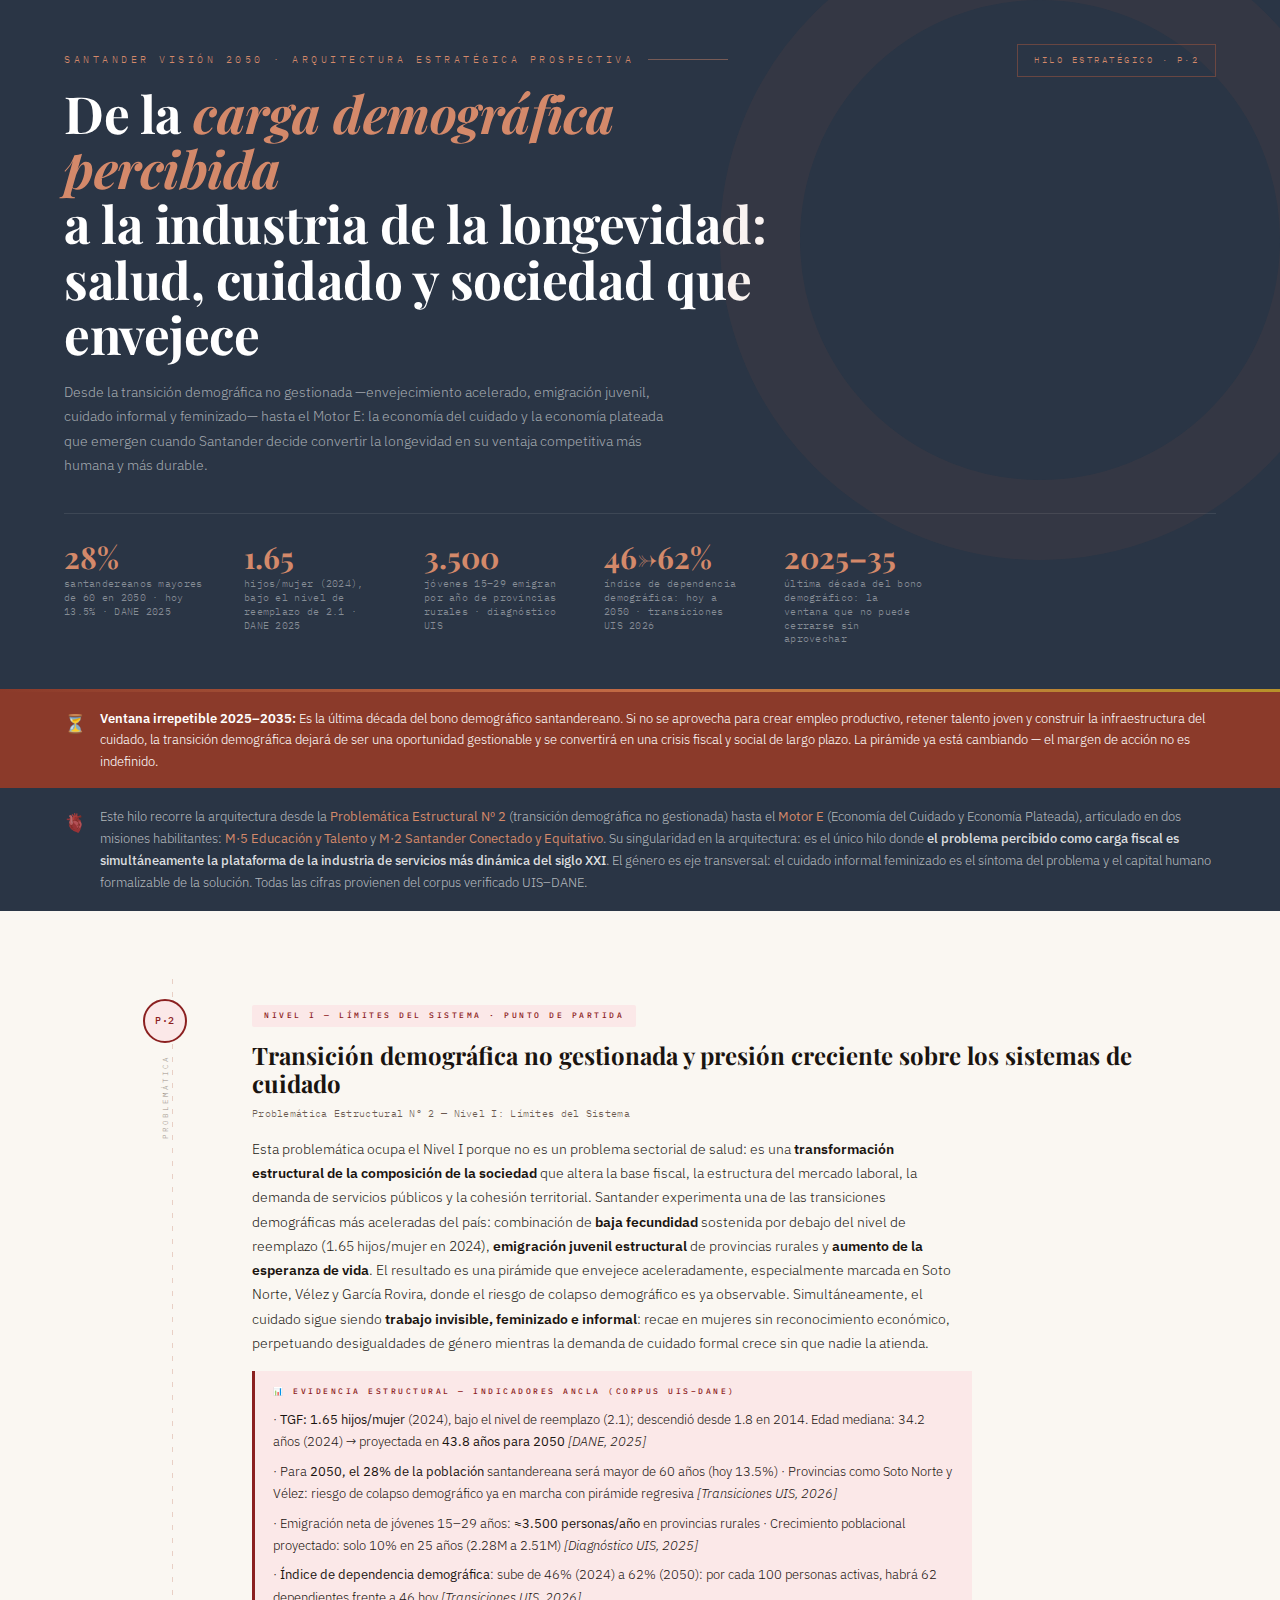
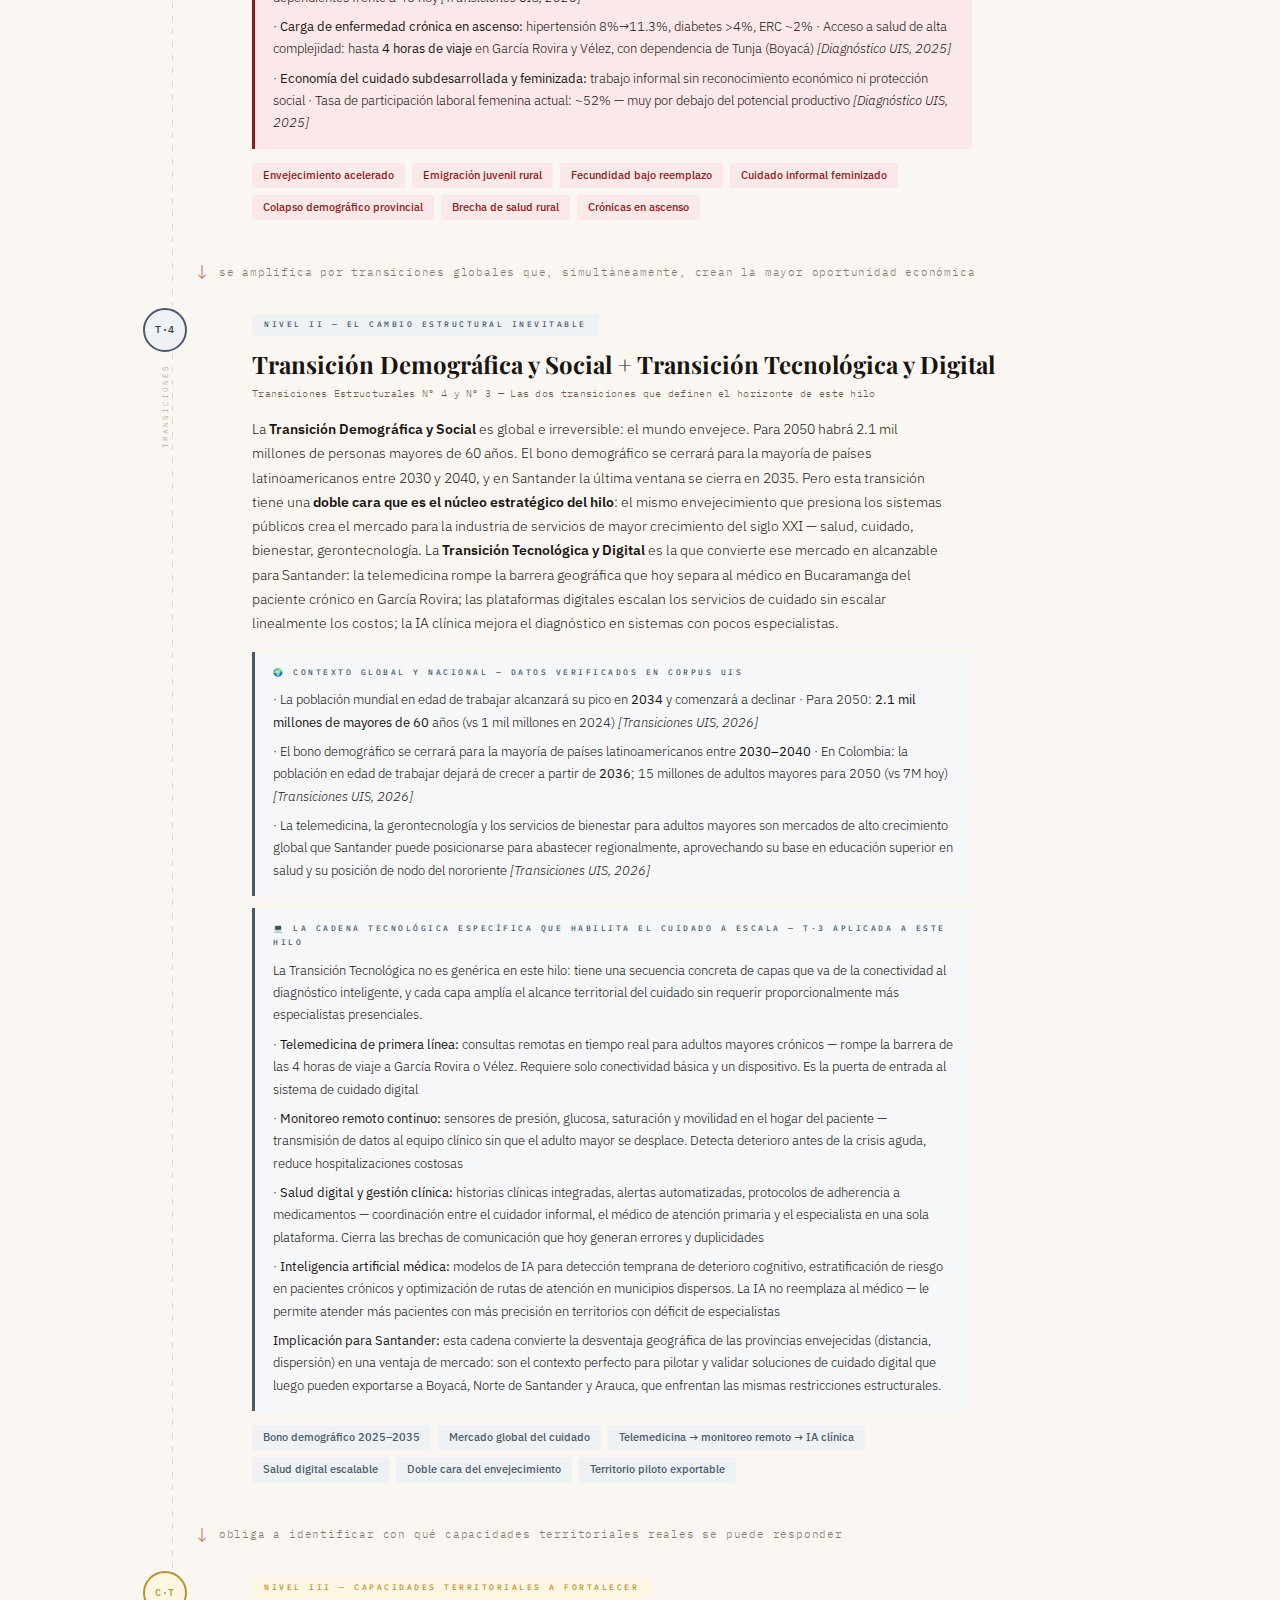
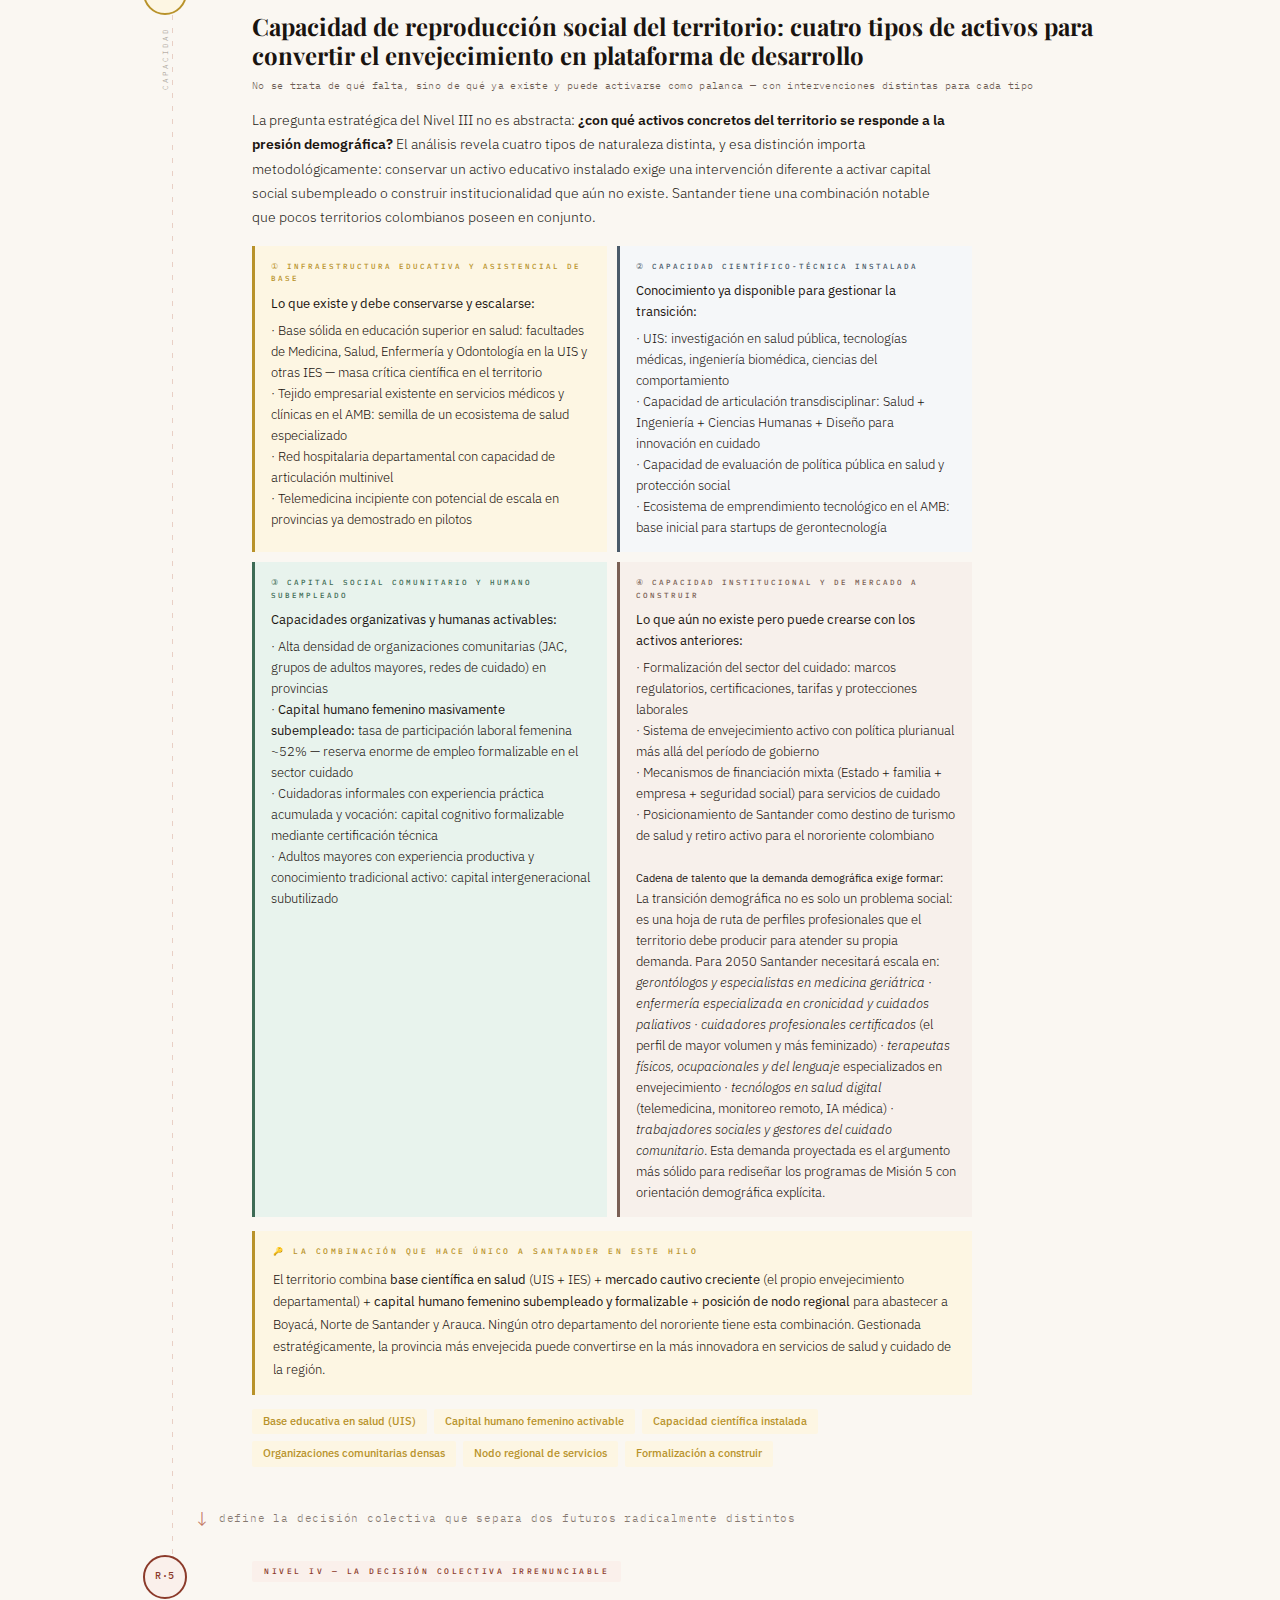
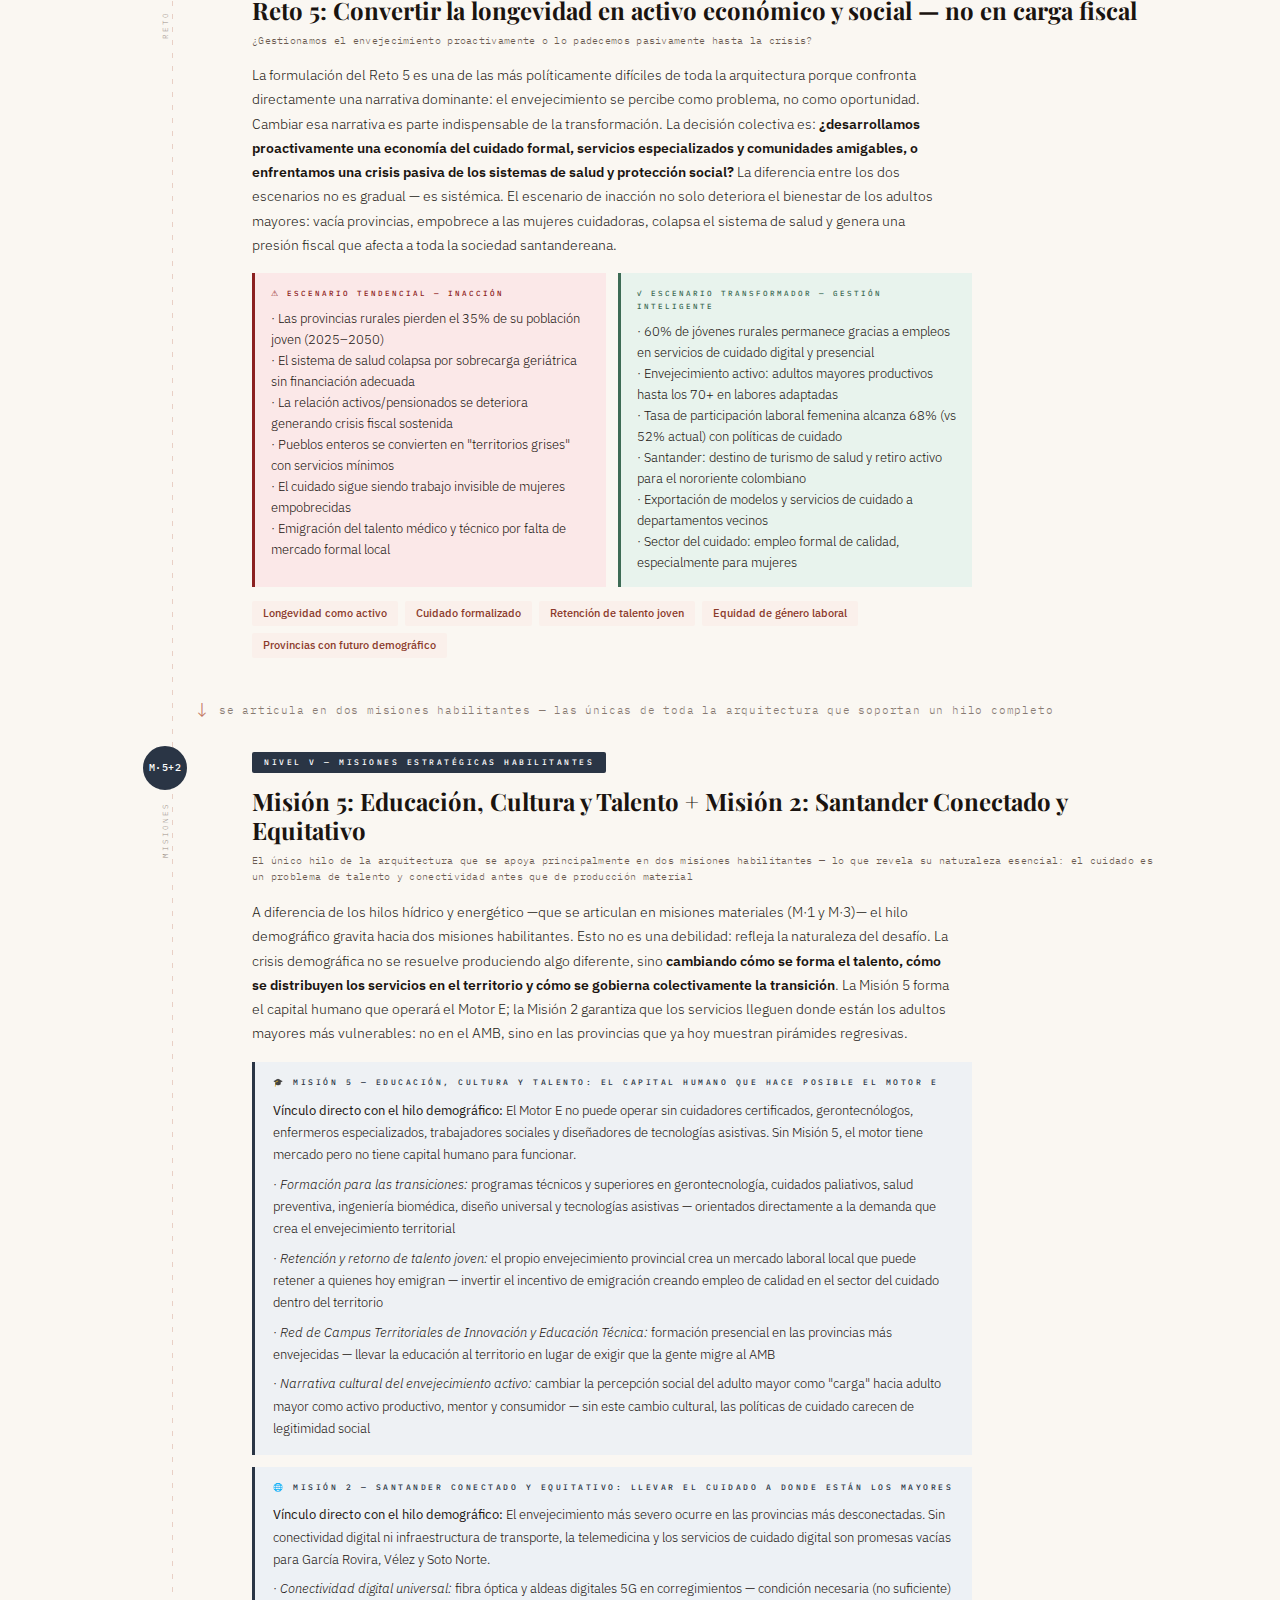
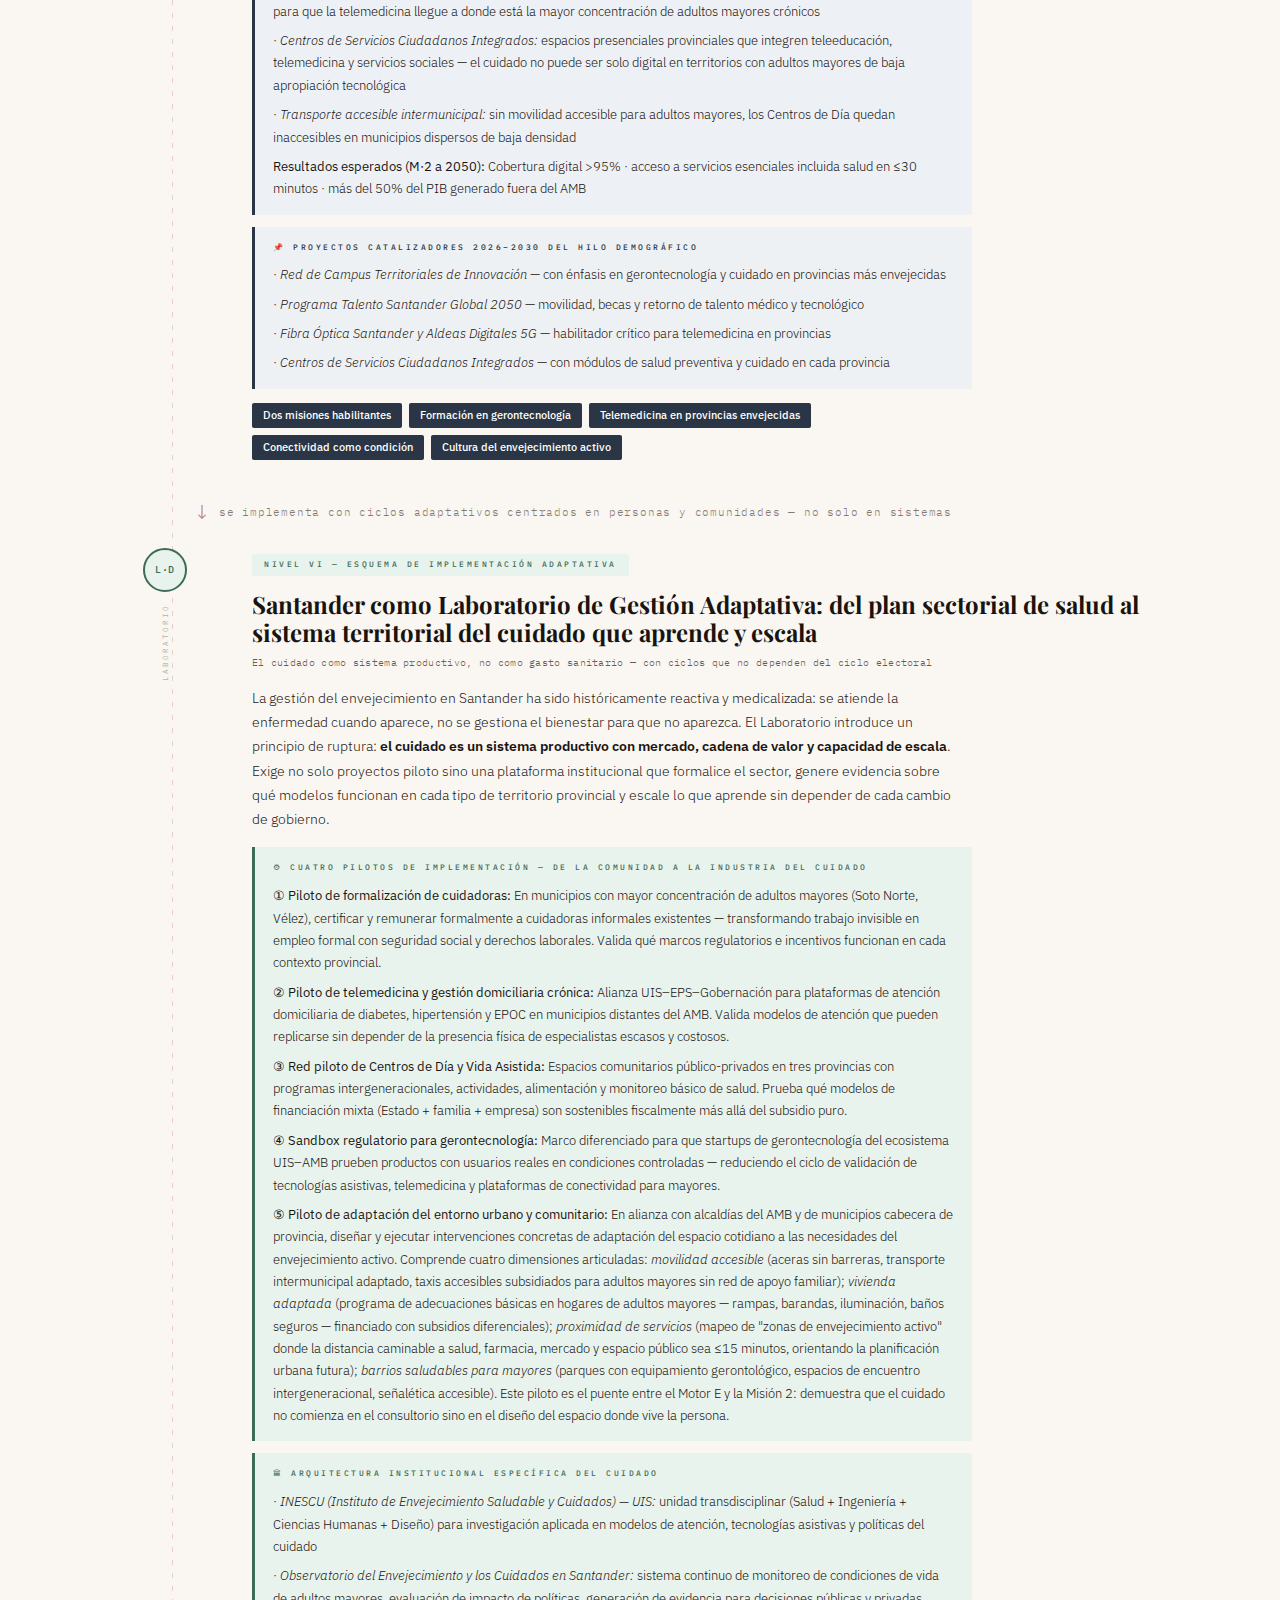
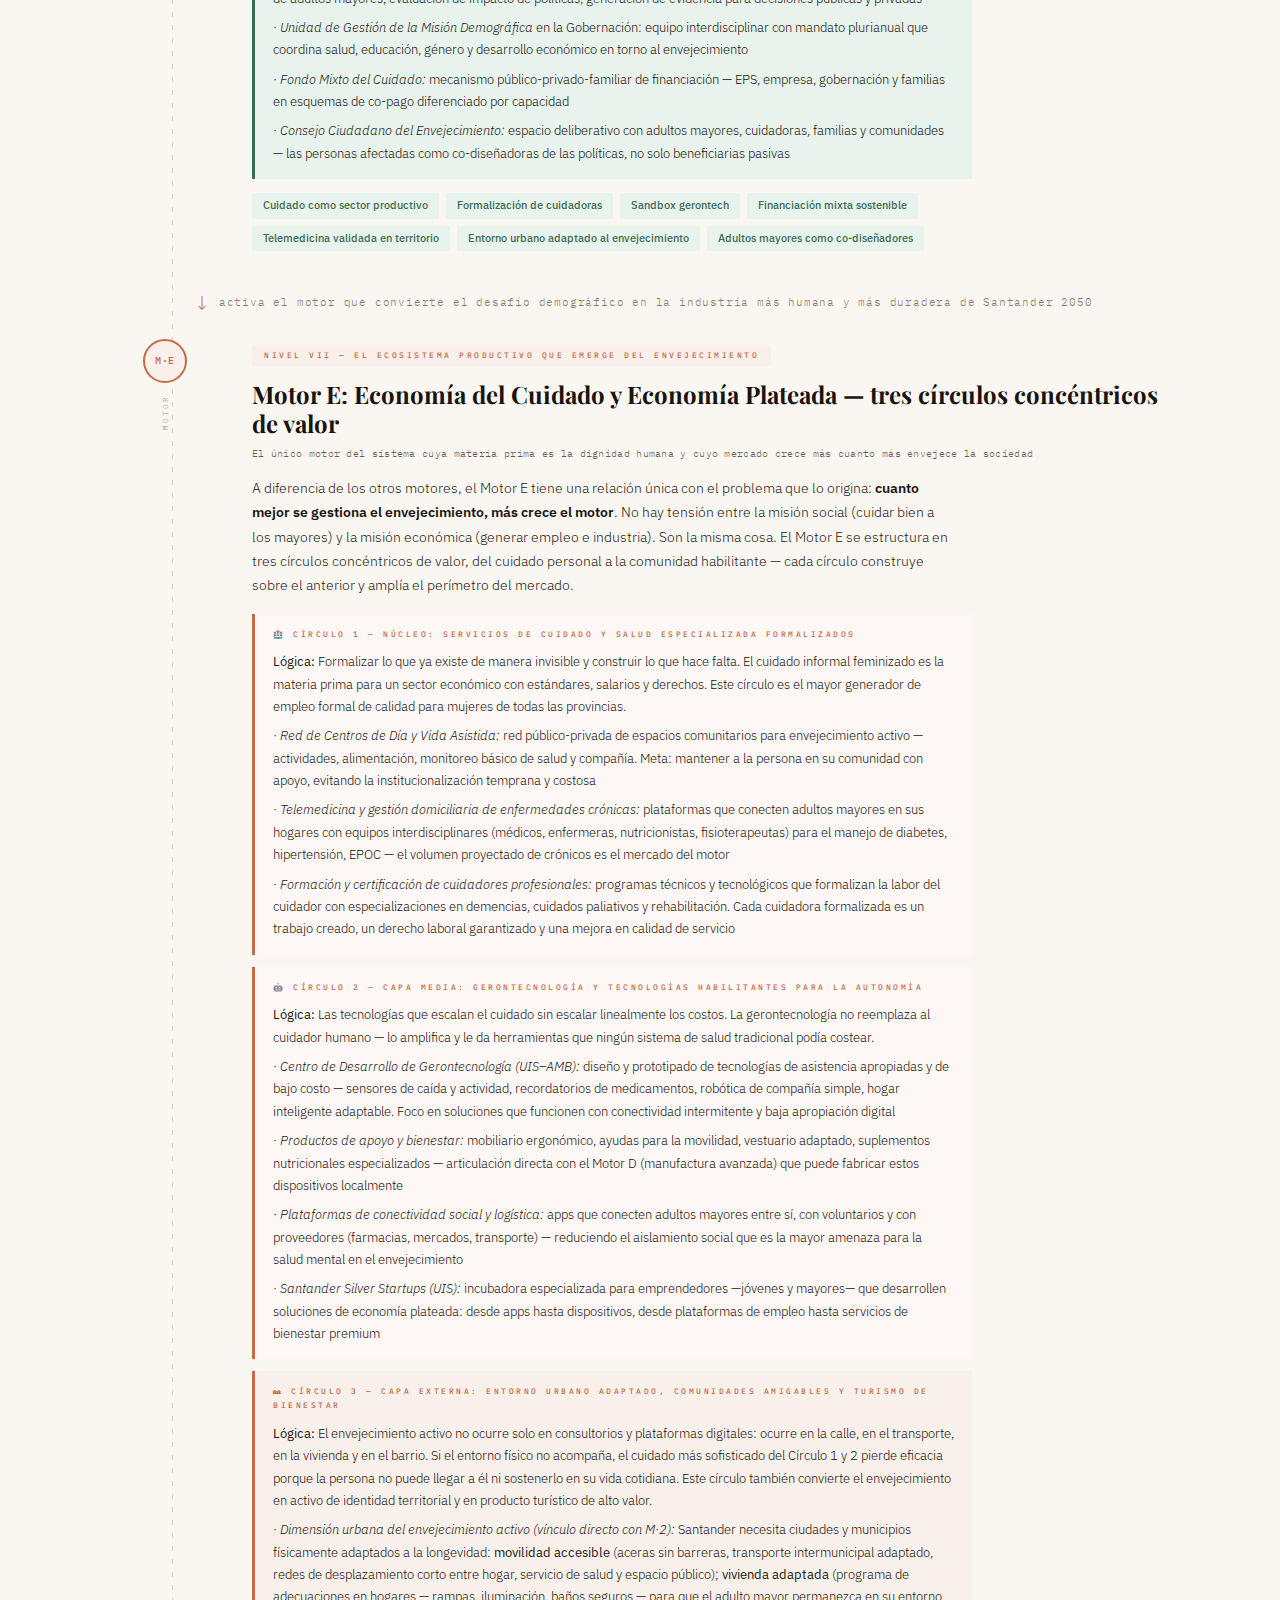
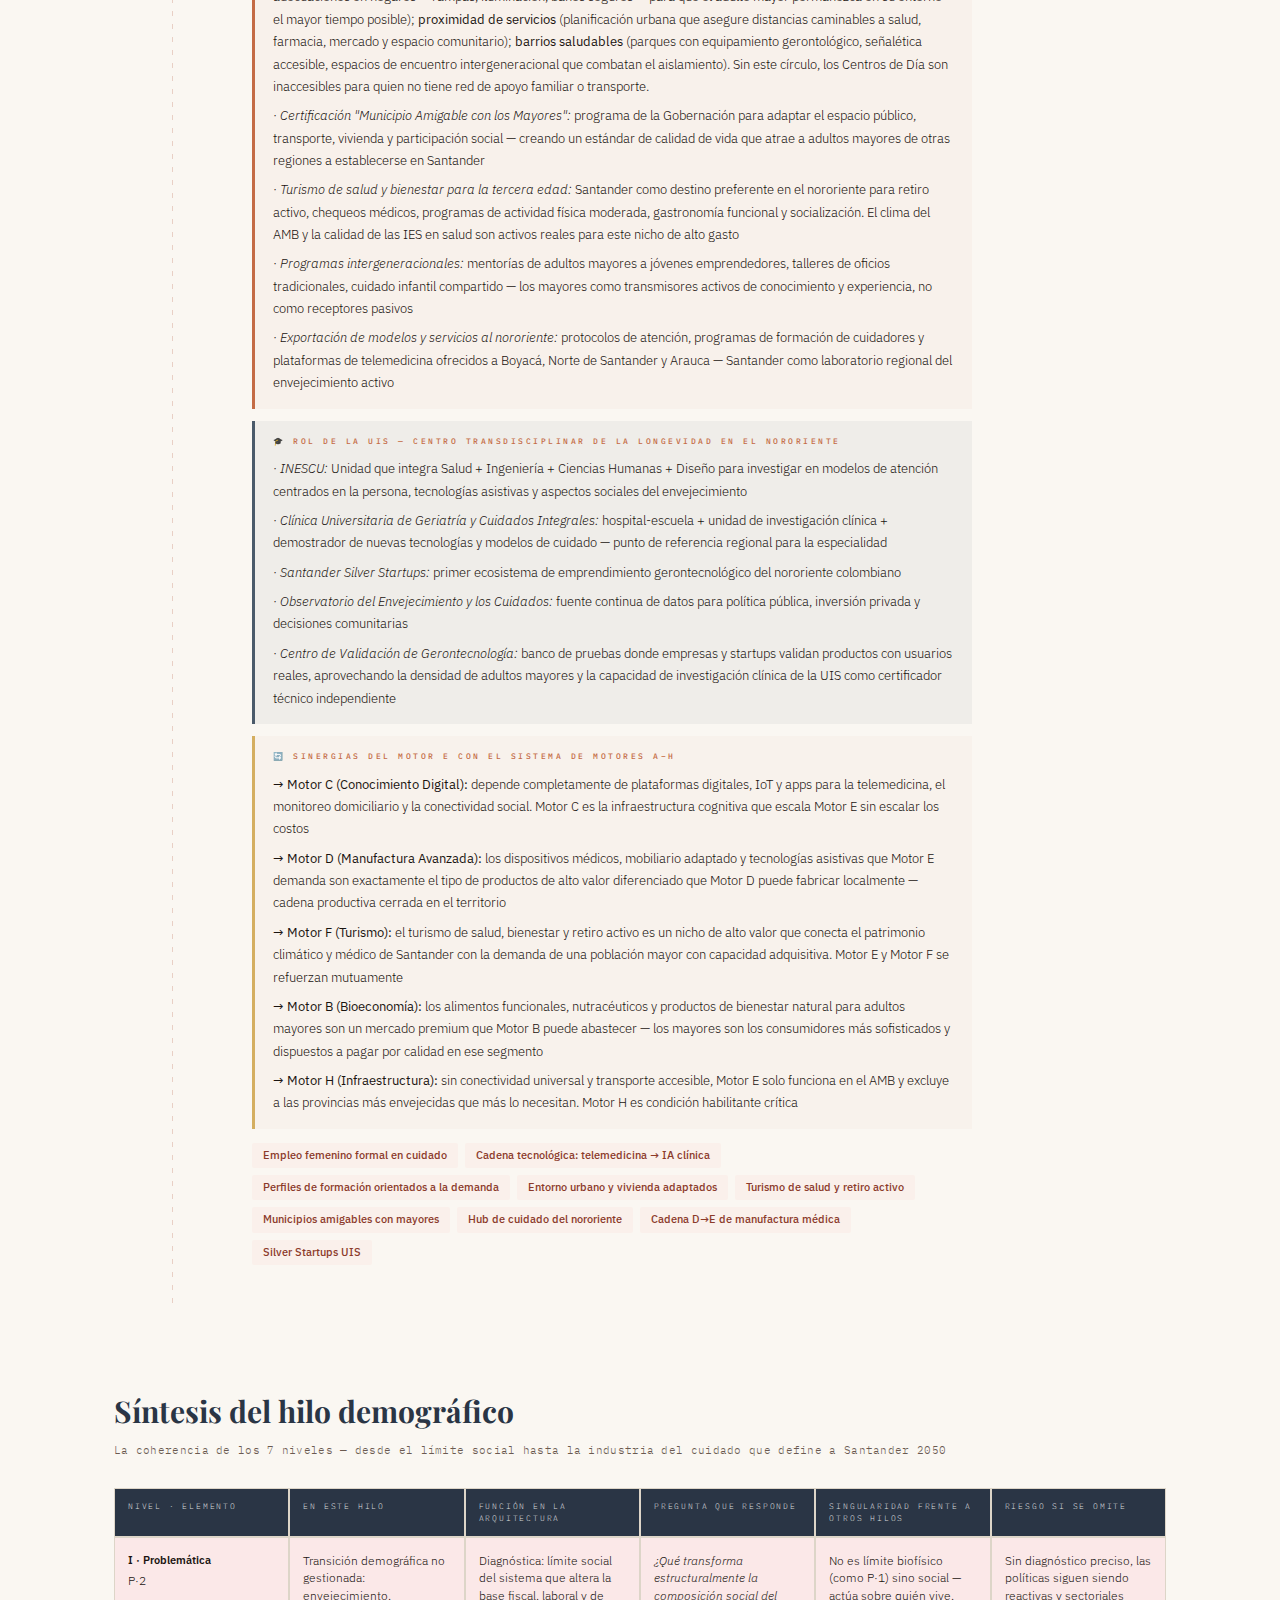
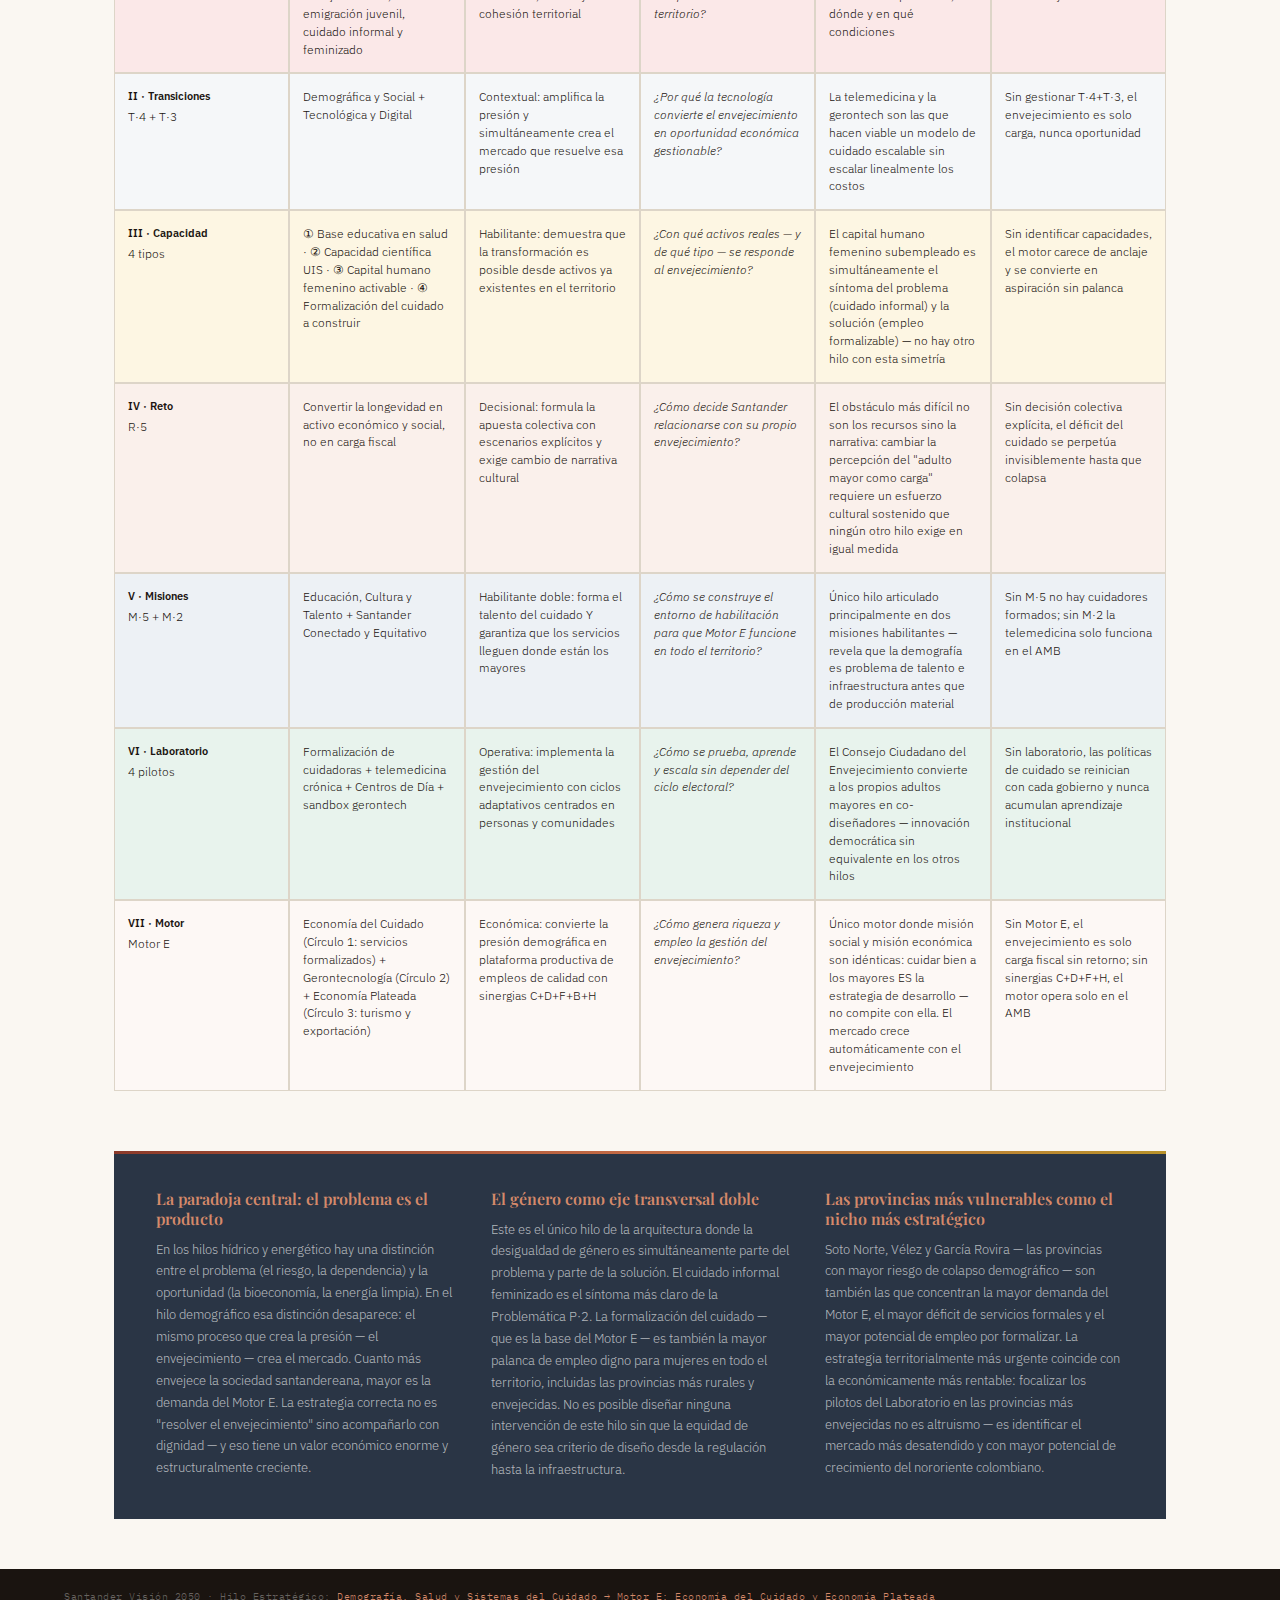
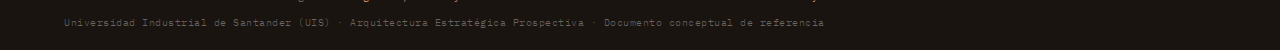
<file: hilo_02_demografico_santander2050.html>
<!DOCTYPE html>
<html lang="es">
<head>
<meta charset="UTF-8">
<meta name="viewport" content="width=device-width, initial-scale=1.0">
<title>Hilo Estratégico — Demografía, Salud y Sistemas del Cuidado · Santander Visión 2050</title>
<link href="https://fonts.googleapis.com/css2?family=Playfair+Display:ital,wght@0,400;0,600;0,700;1,400;1,600&family=IBM+Plex+Sans:wght@300;400;500;600&family=IBM+Plex+Mono:wght@400;500&display=swap" rel="stylesheet">
<style>
  :root {
    --rust:        #8B3A2A;
    --rust-mid:    #B55A3E;
    --rust-light:  #D4896A;
    --rust-pale:   #FAF0EB;
    --rust-wash:   #FDF8F5;
    --terracotta:  #C46B45;

    --slate:       #2A3545;
    --slate-mid:   #4A5A6A;
    --slate-light: #7A8A9A;
    --slate-pale:  #EEF2F5;
    --slate-wash:  #F5F7F9;

    --gold:        #B8922A;
    --gold-pale:   #FDF6E3;
    --gold-light:  #D4AE60;

    --sage:        #3D6B55;
    --sage-pale:   #E8F3ED;

    --red-warn:    #8B2020;
    --red-pale:    #FBE8E8;

    --ink:         #1A1410;
    --paper:       #FAF7F2;
    --warm-line:   #DDD5C8;
    --muted:       #6A5A50;
  }

  * { margin: 0; padding: 0; box-sizing: border-box; }

  body {
    background: var(--paper);
    color: var(--ink);
    font-family: 'IBM Plex Sans', sans-serif;
    font-weight: 300;
    line-height: 1.65;
  }

  /* ==============================
     HEADER
  ============================== */
  header {
    background: var(--slate);
    color: #fff;
    padding: 52px 64px 46px;
    position: relative;
    overflow: hidden;
  }
  header::before {
    content: '';
    position: absolute;
    top: -80px; right: -80px;
    width: 480px; height: 480px;
    border-radius: 50%;
    border: 80px solid rgba(180,90,62,0.08);
    pointer-events: none;
  }
  header::after {
    content: '';
    position: absolute;
    bottom: 0; left: 0;
    width: 100%; height: 3px;
    background: linear-gradient(90deg, var(--rust), var(--terracotta), var(--gold));
  }
  .h-eyebrow {
    font-family: 'IBM Plex Mono', monospace;
    font-size: 9.5px;
    letter-spacing: 3.5px;
    text-transform: uppercase;
    color: var(--rust-light);
    margin-bottom: 18px;
    display: flex;
    align-items: center;
    gap: 14px;
  }
  .h-eyebrow::after {
    content: '';
    flex: 1; max-width: 80px;
    height: 1px;
    background: rgba(212,137,106,0.45);
  }
  header h1 {
    font-family: 'Playfair Display', serif;
    font-size: clamp(28px, 4vw, 52px);
    font-weight: 700;
    line-height: 1.08;
    max-width: 760px;
    margin-bottom: 18px;
    letter-spacing: -0.5px;
  }
  header h1 em {
    font-style: italic;
    color: var(--rust-light);
  }
  header p.lead {
    font-size: 13.5px;
    line-height: 1.8;
    color: rgba(255,255,255,0.58);
    max-width: 620px;
  }
  .h-badge {
    position: absolute;
    top: 44px; right: 64px;
    border: 1px solid rgba(180,90,62,0.45);
    color: var(--rust-light);
    font-family: 'IBM Plex Mono', monospace;
    font-size: 9px;
    letter-spacing: 2.5px;
    padding: 8px 16px;
    text-transform: uppercase;
  }

  /* STAT BAR */
  .h-stat-bar {
    display: flex;
    gap: 40px;
    margin-top: 36px;
    padding-top: 28px;
    border-top: 1px solid rgba(255,255,255,0.09);
    flex-wrap: wrap;
  }
  .h-stat { display: flex; flex-direction: column; }
  .h-stat .num {
    font-family: 'Playfair Display', serif;
    font-size: 30px;
    font-weight: 700;
    color: var(--rust-light);
    line-height: 1;
  }
  .h-stat .desc {
    font-size: 9.5px;
    color: rgba(255,255,255,0.45);
    margin-top: 5px;
    font-family: 'IBM Plex Mono', monospace;
    letter-spacing: 0.3px;
    max-width: 140px;
    line-height: 1.45;
  }

  /* ==============================
     FRANJA VENTANA / URGENCIA
  ============================== */
  .window-bar {
    background: var(--rust);
    color: #fff;
    padding: 16px 64px;
    font-size: 12.5px;
    line-height: 1.7;
    display: flex;
    align-items: flex-start;
    gap: 14px;
  }
  .window-bar .icon { font-size: 18px; flex-shrink: 0; margin-top: 1px; }
  .window-bar strong { font-weight: 600; }

  .intro-strip {
    background: var(--slate);
    color: rgba(255,255,255,0.65);
    padding: 18px 64px;
    font-size: 12.5px;
    line-height: 1.75;
    display: flex;
    align-items: flex-start;
    gap: 14px;
  }
  .intro-strip .icon { font-size: 18px; flex-shrink: 0; margin-top: 1px; }
  .intro-strip strong { color: var(--rust-light); }
  .intro-strip em { color: rgba(255,255,255,0.85); font-style: normal; font-weight: 500; }

  /* ==============================
     CUERPO PRINCIPAL
  ============================== */
  .body-wrap {
    max-width: 1140px;
    margin: 0 auto;
    padding: 68px 44px 80px;
    position: relative;
  }
  .body-wrap::before {
    content: '';
    position: absolute;
    left: 102px; top: 68px; bottom: 80px;
    width: 1px;
    background: repeating-linear-gradient(
      to bottom,
      var(--rust-mid) 0px, var(--rust-mid) 5px,
      transparent 5px, transparent 13px
    );
    opacity: 0.25;
  }

  /* NODO */
  .node {
    display: grid;
    grid-template-columns: 102px 1fr;
    margin-bottom: 6px;
    position: relative;
  }
  .marker {
    display: flex;
    flex-direction: column;
    align-items: center;
    padding-top: 20px;
    z-index: 2;
  }
  .bubble {
    width: 44px; height: 44px;
    border-radius: 50%;
    display: flex; align-items: center; justify-content: center;
    font-family: 'IBM Plex Mono', monospace;
    font-size: 10px; font-weight: 500;
    flex-shrink: 0;
    border: 2px solid;
    letter-spacing: 0.5px;
  }
  .side-label {
    font-family: 'IBM Plex Mono', monospace;
    font-size: 7.5px; letter-spacing: 2px;
    text-transform: uppercase;
    writing-mode: vertical-rl;
    transform: rotate(180deg);
    color: var(--muted);
    margin-top: 12px;
    white-space: nowrap;
    opacity: 0.65;
  }
  .content { padding: 20px 0 22px 36px; }

  .step-pill {
    display: inline-flex; align-items: center; gap: 8px;
    font-family: 'IBM Plex Mono', monospace;
    font-size: 8px; letter-spacing: 2.5px;
    text-transform: uppercase;
    padding: 4px 12px;
    margin-bottom: 14px;
    font-weight: 500; border-radius: 2px;
  }
  .node-h {
    font-family: 'Playfair Display', serif;
    font-size: 24px; font-weight: 700;
    line-height: 1.2; margin-bottom: 8px;
  }
  .node-sub {
    font-family: 'IBM Plex Mono', monospace;
    font-size: 10px; color: var(--muted);
    margin-bottom: 14px; letter-spacing: 0.3px;
  }
  .node-text {
    font-size: 13.5px; line-height: 1.8;
    color: #231A14; max-width: 700px;
    margin-bottom: 16px;
  }
  .node-text strong { color: var(--ink); font-weight: 600; }

  .box {
    border-left: 3px solid;
    padding: 14px 18px;
    margin: 12px 0;
    font-size: 13px; line-height: 1.72;
    max-width: 720px;
  }
  .box .bt {
    font-family: 'IBM Plex Mono', monospace;
    font-size: 8px; letter-spacing: 2.5px;
    text-transform: uppercase;
    margin-bottom: 10px; font-weight: 500;
  }
  .box p { margin-bottom: 7px; }
  .box p:last-child { margin-bottom: 0; }

  .tags {
    display: flex; flex-wrap: wrap;
    gap: 7px; margin: 14px 0;
    max-width: 720px;
  }
  .tag {
    font-size: 10.5px; padding: 4px 11px;
    border-radius: 2px;
    font-family: 'IBM Plex Sans', sans-serif;
    font-weight: 500;
  }

  .arrow-row {
    display: flex; align-items: center;
    padding-left: 82px; margin: 2px 0 6px;
    gap: 10px;
    color: var(--muted);
    font-size: 10.5px;
    font-family: 'IBM Plex Mono', monospace;
    letter-spacing: 0.8px;
    opacity: 0.8;
  }
  .arrow-row .arr { font-size: 20px; line-height: 1; color: var(--rust-mid); }

  /* ==============================
     COLORES POR NIVEL
  ============================== */
  /* N1 – rojo-alerta */
  .n1 .bubble { background: var(--red-pale); color: var(--red-warn); border-color: var(--red-warn); }
  .n1 .step-pill { background: var(--red-pale); color: var(--red-warn); }
  .n1 .box { border-color: var(--red-warn); background: var(--red-pale); }
  .n1 .box .bt { color: var(--red-warn); }
  .n1 .tag { background: var(--red-pale); color: var(--red-warn); }

  /* N2 – slate */
  .n2 .bubble { background: var(--slate-pale); color: var(--slate); border-color: var(--slate-mid); }
  .n2 .step-pill { background: var(--slate-pale); color: var(--slate-mid); }
  .n2 .box { border-color: var(--slate-mid); background: var(--slate-wash); }
  .n2 .box .bt { color: var(--slate-mid); }
  .n2 .tag { background: var(--slate-pale); color: var(--slate-mid); }

  /* N3 – dorado */
  .n3 .bubble { background: var(--gold-pale); color: var(--gold); border-color: var(--gold); }
  .n3 .step-pill { background: var(--gold-pale); color: var(--gold); }
  .n3 .box { border-color: var(--gold); background: var(--gold-pale); }
  .n3 .box .bt { color: var(--gold); }
  .n3 .tag { background: var(--gold-pale); color: var(--gold); }

  /* N4 – rust profundo */
  .n4 .bubble { background: var(--rust-pale); color: var(--rust); border-color: var(--rust); }
  .n4 .step-pill { background: var(--rust-pale); color: var(--rust); }
  .n4 .box { border-color: var(--rust); background: var(--rust-pale); }
  .n4 .box .bt { color: var(--rust); }
  .n4 .tag { background: var(--rust-pale); color: var(--rust); }

  /* N5 – slate oscuro */
  .n5 .bubble { background: var(--slate); color: #fff; border-color: var(--slate); }
  .n5 .step-pill { background: var(--slate); color: #fff; }
  .n5 .box { border-color: var(--slate); background: #EEF1F4; }
  .n5 .box .bt { color: var(--slate); }
  .n5 .tag { background: var(--slate); color: #fff; }

  /* N6 – sage */
  .n6 .bubble { background: var(--sage-pale); color: var(--sage); border-color: var(--sage); }
  .n6 .step-pill { background: var(--sage-pale); color: var(--sage); }
  .n6 .box { border-color: var(--sage); background: var(--sage-pale); }
  .n6 .box .bt { color: var(--sage); }
  .n6 .tag { background: var(--sage-pale); color: var(--sage); }

  /* N7 – terracotta cálido */
  .n7 .bubble { background: var(--rust-pale); color: var(--terracotta); border-color: var(--terracotta); }
  .n7 .step-pill { background: var(--rust-pale); color: var(--terracotta); }
  .n7 .box { border-color: var(--terracotta); background: var(--rust-wash); }
  .n7 .box .bt { color: var(--terracotta); }
  .n7 .tag { background: var(--rust-pale); color: var(--rust); }

  /* ==============================
     GRILLA 4 CAPACIDADES
  ============================== */
  .cap-grid {
    display: grid;
    grid-template-columns: 1fr 1fr;
    gap: 10px; max-width: 720px;
    margin: 14px 0;
  }
  .cap-cell {
    padding: 14px 16px;
    font-size: 12.5px; line-height: 1.68;
  }
  .cap-label {
    font-family: 'IBM Plex Mono', monospace;
    font-size: 7.5px; letter-spacing: 2px;
    text-transform: uppercase; font-weight: 500;
    margin-bottom: 8px; display: block;
  }
  .cap-cell p { margin-bottom: 6px; }

  /* ==============================
     BOX ESCENARIOS SPLIT
  ============================== */
  .box-split {
    display: grid;
    grid-template-columns: 1fr 1fr;
    gap: 12px; max-width: 720px;
    margin: 12px 0;
  }
  .box-inaction {
    border-left: 3px solid var(--red-warn);
    background: var(--red-pale);
    padding: 14px 16px; font-size: 12.5px; line-height: 1.68;
  }
  .box-action {
    border-left: 3px solid var(--sage);
    background: var(--sage-pale);
    padding: 14px 16px; font-size: 12.5px; line-height: 1.68;
  }
  .box-split .bt2 {
    font-family: 'IBM Plex Mono', monospace;
    font-size: 7.5px; letter-spacing: 2px;
    text-transform: uppercase; font-weight: 500;
    margin-bottom: 8px; display: block;
  }
  .box-inaction .bt2 { color: var(--red-warn); }
  .box-action .bt2 { color: var(--sage); }

  /* SUB-BLOQUE DIFERENCIADO */
  .sub-block {
    margin-top: 12px;
    padding: 12px 14px;
    border: 1px dashed;
    font-size: 12.5px; line-height: 1.7;
  }
  .sub-block .sub-label {
    font-family: 'IBM Plex Mono', monospace;
    font-size: 7.5px; letter-spacing: 2px;
    text-transform: uppercase; font-weight: 500;
    margin-bottom: 8px; display: block;
  }

  /* ==============================
     TABLA SÍNTESIS
  ============================== */
  .synthesis {
    max-width: 1140px;
    margin: 0 auto;
    padding: 0 44px 60px;
  }
  .synthesis h2 {
    font-family: 'Playfair Display', serif;
    font-size: 30px; font-weight: 700;
    margin-bottom: 6px;
    color: var(--slate);
  }
  .synthesis .sub {
    font-family: 'IBM Plex Mono', monospace;
    font-size: 10.5px; color: var(--muted);
    margin-bottom: 28px; letter-spacing: 0.3px;
  }
  .synth-wrap {
    display: grid;
    grid-template-columns: repeat(6, 1fr);
    gap: 2px;
    background: var(--warm-line);
    border: 1px solid var(--warm-line);
  }
  .sc {
    background: var(--paper);
    padding: 14px 13px;
    font-size: 11.5px; line-height: 1.55;
    vertical-align: top;
  }
  .sc.head {
    background: var(--slate);
    color: rgba(255,255,255,0.82);
    font-family: 'IBM Plex Mono', monospace;
    font-size: 8px; letter-spacing: 1.8px;
    text-transform: uppercase;
    padding: 11px 13px;
  }
  .sc strong { display: block; font-size: 11px; font-weight: 600; margin-bottom: 3px; }

  /* ==============================
     BLOQUE DIFERENCIADORES
  ============================== */
  .diff-section {
    max-width: 1140px;
    margin: 0 auto;
    padding: 0 44px 50px;
  }
  .diff-inner {
    background: var(--slate);
    color: rgba(255,255,255,0.72);
    padding: 38px 42px;
    display: grid;
    grid-template-columns: 1fr 1fr 1fr;
    gap: 36px;
    position: relative;
  }
  .diff-inner::before {
    content: '';
    position: absolute;
    top: 0; left: 0;
    width: 100%; height: 3px;
    background: linear-gradient(90deg, var(--rust), var(--terracotta), var(--gold));
  }
  .diff-inner h3 {
    font-family: 'Playfair Display', serif;
    font-size: 16px; font-weight: 600;
    color: var(--rust-light);
    margin-bottom: 10px; line-height: 1.25;
  }
  .diff-inner p {
    font-size: 12.5px; line-height: 1.75;
    color: rgba(255,255,255,0.65);
  }

  footer {
    background: var(--ink);
    color: rgba(255,255,255,0.35);
    padding: 20px 64px;
    font-family: 'IBM Plex Mono', monospace;
    font-size: 9.5px; letter-spacing: 0.5px;
    display: flex; justify-content: space-between;
    align-items: center; flex-wrap: wrap; gap: 10px;
  }
  footer span { color: var(--rust-light); }

  @media (max-width: 780px) {
    header, .window-bar, .intro-strip { padding-left: 24px; padding-right: 24px; }
    .h-badge { display: none; }
    .body-wrap { padding: 40px 20px 60px; }
    .body-wrap::before { left: 58px; }
    .node { grid-template-columns: 58px 1fr; }
    .arrow-row { padding-left: 42px; }
    .synthesis, .diff-section { padding: 0 20px 40px; }
    .synth-wrap { grid-template-columns: 1fr 1fr; }
    .diff-inner { grid-template-columns: 1fr; gap: 24px; }
    .box-split, .cap-grid { grid-template-columns: 1fr; }
    footer { padding: 16px 24px; }
  }
</style>
</head>
<body>

<!-- ===================== HEADER ===================== -->
<header>
  <div class="h-badge">Hilo Estratégico · P·2</div>
  <div class="h-eyebrow">Santander Visión 2050 · Arquitectura Estratégica Prospectiva</div>
  <h1>De la <em>carga demográfica percibida</em><br>a la industria de la longevidad:<br>salud, cuidado y sociedad que envejece</h1>
  <p class="lead">Desde la transición demográfica no gestionada —envejecimiento acelerado, emigración juvenil, cuidado informal y feminizado— hasta el Motor E: la economía del cuidado y la economía plateada que emergen cuando Santander decide convertir la longevidad en su ventaja competitiva más humana y más durable.</p>
  <div class="h-stat-bar">
    <div class="h-stat">
      <span class="num">28%</span>
      <span class="desc">santandereanos mayores de 60 en 2050 · hoy 13.5% · DANE 2025</span>
    </div>
    <div class="h-stat">
      <span class="num">1.65</span>
      <span class="desc">hijos/mujer (2024), bajo el nivel de reemplazo de 2.1 · DANE 2025</span>
    </div>
    <div class="h-stat">
      <span class="num">3.500</span>
      <span class="desc">jóvenes 15–29 emigran por año de provincias rurales · diagnóstico UIS</span>
    </div>
    <div class="h-stat">
      <span class="num">46→62%</span>
      <span class="desc">índice de dependencia demográfica: hoy a 2050 · transiciones UIS 2026</span>
    </div>
    <div class="h-stat">
      <span class="num">2025–35</span>
      <span class="desc">última década del bono demográfico: la ventana que no puede cerrarse sin aprovechar</span>
    </div>
  </div>
</header>

<!-- FRANJA VENTANA CRÍTICA -->
<div class="window-bar">
  <span class="icon">⏳</span>
  <div><strong>Ventana irrepetible 2025–2035:</strong> Es la última década del bono demográfico santandereano. Si no se aprovecha para crear empleo productivo, retener talento joven y construir la infraestructura del cuidado, la transición demográfica dejará de ser una oportunidad gestionable y se convertirá en una crisis fiscal y social de largo plazo. La pirámide ya está cambiando — el margen de acción no es indefinido.</div>
</div>

<!-- INTRO -->
<div class="intro-strip">
  <span class="icon">🫀</span>
  <div>Este hilo recorre la arquitectura desde la <strong>Problemática Estructural Nº 2</strong> (transición demográfica no gestionada) hasta el <strong>Motor E</strong> (Economía del Cuidado y Economía Plateada), articulado en dos misiones habilitantes: <strong>M·5 Educación y Talento</strong> y <strong>M·2 Santander Conectado y Equitativo</strong>. Su singularidad en la arquitectura: es el único hilo donde <em>el problema percibido como carga fiscal es simultáneamente la plataforma de la industria de servicios más dinámica del siglo XXI</em>. El género es eje transversal: el cuidado informal feminizado es el síntoma del problema y el capital humano formalizable de la solución. Todas las cifras provienen del corpus verificado UIS–DANE.</div>
</div>

<!-- ===================== TIMELINE ===================== -->
<div class="body-wrap">

  <!-- N1 PROBLEMÁTICA -->
  <div class="node n1">
    <div class="marker">
      <div class="bubble">P·2</div>
      <div class="side-label">Problemática</div>
    </div>
    <div class="content">
      <span class="step-pill">Nivel I — Límites del sistema · Punto de partida</span>
      <div class="node-h">Transición demográfica no gestionada y presión creciente sobre los sistemas de cuidado</div>
      <div class="node-sub">Problemática Estructural Nº 2 — Nivel I: Límites del Sistema</div>
      <div class="node-text">
        Esta problemática ocupa el Nivel I porque no es un problema sectorial de salud: es una <strong>transformación estructural de la composición de la sociedad</strong> que altera la base fiscal, la estructura del mercado laboral, la demanda de servicios públicos y la cohesión territorial. Santander experimenta una de las transiciones demográficas más aceleradas del país: combinación de <strong>baja fecundidad</strong> sostenida por debajo del nivel de reemplazo (1.65 hijos/mujer en 2024), <strong>emigración juvenil estructural</strong> de provincias rurales y <strong>aumento de la esperanza de vida</strong>. El resultado es una pirámide que envejece aceleradamente, especialmente marcada en Soto Norte, Vélez y García Rovira, donde el riesgo de colapso demográfico es ya observable. Simultáneamente, el cuidado sigue siendo <strong>trabajo invisible, feminizado e informal</strong>: recae en mujeres sin reconocimiento económico, perpetuando desigualdades de género mientras la demanda de cuidado formal crece sin que nadie la atienda.
      </div>
      <div class="box n1">
        <div class="bt">📊 Evidencia estructural — indicadores ancla (corpus UIS–DANE)</div>
        <p>· <strong>TGF: 1.65 hijos/mujer</strong> (2024), bajo el nivel de reemplazo (2.1); descendió desde 1.8 en 2014. Edad mediana: 34.2 años (2024) → proyectada en <strong>43.8 años para 2050</strong> <em>[DANE, 2025]</em></p>
        <p>· Para <strong>2050, el 28% de la población</strong> santandereana será mayor de 60 años (hoy 13.5%) · Provincias como Soto Norte y Vélez: riesgo de colapso demográfico ya en marcha con pirámide regresiva <em>[Transiciones UIS, 2026]</em></p>
        <p>· Emigración neta de jóvenes 15–29 años: <strong>≈3.500 personas/año</strong> en provincias rurales · Crecimiento poblacional proyectado: solo 10% en 25 años (2.28M a 2.51M) <em>[Diagnóstico UIS, 2025]</em></p>
        <p>· <strong>Índice de dependencia demográfica</strong>: sube de 46% (2024) a 62% (2050): por cada 100 personas activas, habrá 62 dependientes frente a 46 hoy <em>[Transiciones UIS, 2026]</em></p>
        <p>· <strong>Carga de enfermedad crónica en ascenso:</strong> hipertensión 8%→11.3%, diabetes >4%, ERC ~2% · Acceso a salud de alta complejidad: hasta <strong>4 horas de viaje</strong> en García Rovira y Vélez, con dependencia de Tunja (Boyacá) <em>[Diagnóstico UIS, 2025]</em></p>
        <p>· <strong>Economía del cuidado subdesarrollada y feminizada:</strong> trabajo informal sin reconocimiento económico ni protección social · Tasa de participación laboral femenina actual: ~52% — muy por debajo del potencial productivo <em>[Diagnóstico UIS, 2025]</em></p>
      </div>
      <div class="tags">
        <span class="tag">Envejecimiento acelerado</span>
        <span class="tag">Emigración juvenil rural</span>
        <span class="tag">Fecundidad bajo reemplazo</span>
        <span class="tag">Cuidado informal feminizado</span>
        <span class="tag">Colapso demográfico provincial</span>
        <span class="tag">Brecha de salud rural</span>
        <span class="tag">Crónicas en ascenso</span>
      </div>
    </div>
  </div>

  <div class="arrow-row"><span class="arr">↓</span> se amplifica por transiciones globales que, simultáneamente, crean la mayor oportunidad económica</div>

  <!-- N2 TRANSICIONES -->
  <div class="node n2">
    <div class="marker">
      <div class="bubble">T·4</div>
      <div class="side-label">Transiciones</div>
    </div>
    <div class="content">
      <span class="step-pill">Nivel II — El cambio estructural inevitable</span>
      <div class="node-h">Transición Demográfica y Social + Transición Tecnológica y Digital</div>
      <div class="node-sub">Transiciones Estructurales Nº 4 y Nº 3 — Las dos transiciones que definen el horizonte de este hilo</div>
      <div class="node-text">
        La <strong>Transición Demográfica y Social</strong> es global e irreversible: el mundo envejece. Para 2050 habrá 2.1 mil millones de personas mayores de 60 años. El bono demográfico se cerrará para la mayoría de países latinoamericanos entre 2030 y 2040, y en Santander la última ventana se cierra en 2035. Pero esta transición tiene una <strong>doble cara que es el núcleo estratégico del hilo</strong>: el mismo envejecimiento que presiona los sistemas públicos crea el mercado para la industria de servicios de mayor crecimiento del siglo XXI — salud, cuidado, bienestar, gerontecnología. La <strong>Transición Tecnológica y Digital</strong> es la que convierte ese mercado en alcanzable para Santander: la telemedicina rompe la barrera geográfica que hoy separa al médico en Bucaramanga del paciente crónico en García Rovira; las plataformas digitales escalan los servicios de cuidado sin escalar linealmente los costos; la IA clínica mejora el diagnóstico en sistemas con pocos especialistas.
      </div>
      <div class="box n2">
        <div class="bt">🌍 Contexto global y nacional — datos verificados en corpus UIS</div>
        <p>· La población mundial en edad de trabajar alcanzará su pico en <strong>2034</strong> y comenzará a declinar · Para 2050: <strong>2.1 mil millones de mayores de 60</strong> años (vs 1 mil millones en 2024) <em>[Transiciones UIS, 2026]</em></p>
        <p>· El bono demográfico se cerrará para la mayoría de países latinoamericanos entre <strong>2030–2040</strong> · En Colombia: la población en edad de trabajar dejará de crecer a partir de <strong>2036</strong>; 15 millones de adultos mayores para 2050 (vs 7M hoy) <em>[Transiciones UIS, 2026]</em></p>
        <p>· La telemedicina, la gerontecnología y los servicios de bienestar para adultos mayores son mercados de alto crecimiento global que Santander puede posicionarse para abastecer regionalmente, aprovechando su base en educación superior en salud y su posición de nodo del nororiente <em>[Transiciones UIS, 2026]</em></p>
      </div>
      <div class="box n2" style="margin-top:10px;">
        <div class="bt">💻 La cadena tecnológica específica que habilita el cuidado a escala — T·3 aplicada a este hilo</div>
        <p>La Transición Tecnológica no es genérica en este hilo: tiene una secuencia concreta de capas que va de la conectividad al diagnóstico inteligente, y cada capa amplía el alcance territorial del cuidado sin requerir proporcionalmente más especialistas presenciales.</p>
        <p>· <strong>Telemedicina de primera línea:</strong> consultas remotas en tiempo real para adultos mayores crónicos — rompe la barrera de las 4 horas de viaje a García Rovira o Vélez. Requiere solo conectividad básica y un dispositivo. Es la puerta de entrada al sistema de cuidado digital</p>
        <p>· <strong>Monitoreo remoto continuo:</strong> sensores de presión, glucosa, saturación y movilidad en el hogar del paciente — transmisión de datos al equipo clínico sin que el adulto mayor se desplace. Detecta deterioro antes de la crisis aguda, reduce hospitalizaciones costosas</p>
        <p>· <strong>Salud digital y gestión clínica:</strong> historias clínicas integradas, alertas automatizadas, protocolos de adherencia a medicamentos — coordinación entre el cuidador informal, el médico de atención primaria y el especialista en una sola plataforma. Cierra las brechas de comunicación que hoy generan errores y duplicidades</p>
        <p>· <strong>Inteligencia artificial médica:</strong> modelos de IA para detección temprana de deterioro cognitivo, estratificación de riesgo en pacientes crónicos y optimización de rutas de atención en municipios dispersos. La IA no reemplaza al médico — le permite atender más pacientes con más precisión en territorios con déficit de especialistas</p>
        <p><strong>Implicación para Santander:</strong> esta cadena convierte la desventaja geográfica de las provincias envejecidas (distancia, dispersión) en una ventaja de mercado: son el contexto perfecto para pilotar y validar soluciones de cuidado digital que luego pueden exportarse a Boyacá, Norte de Santander y Arauca, que enfrentan las mismas restricciones estructurales.</p>
      </div>
      <div class="tags">
        <span class="tag">Bono demográfico 2025–2035</span>
        <span class="tag">Mercado global del cuidado</span>
        <span class="tag">Telemedicina → monitoreo remoto → IA clínica</span>
        <span class="tag">Salud digital escalable</span>
        <span class="tag">Doble cara del envejecimiento</span>
        <span class="tag">Territorio piloto exportable</span>
      </div>
    </div>
  </div>

  <div class="arrow-row"><span class="arr">↓</span> obliga a identificar con qué capacidades territoriales reales se puede responder</div>

  <!-- N3 CAPACIDAD -->
  <div class="node n3">
    <div class="marker">
      <div class="bubble">C·T</div>
      <div class="side-label">Capacidad</div>
    </div>
    <div class="content">
      <span class="step-pill">Nivel III — Capacidades territoriales a fortalecer</span>
      <div class="node-h">Capacidad de reproducción social del territorio: cuatro tipos de activos para convertir el envejecimiento en plataforma de desarrollo</div>
      <div class="node-sub">No se trata de qué falta, sino de qué ya existe y puede activarse como palanca — con intervenciones distintas para cada tipo</div>
      <div class="node-text">
        La pregunta estratégica del Nivel III no es abstracta: <strong>¿con qué activos concretos del territorio se responde a la presión demográfica?</strong> El análisis revela cuatro tipos de naturaleza distinta, y esa distinción importa metodológicamente: conservar un activo educativo instalado exige una intervención diferente a activar capital social subempleado o construir institucionalidad que aún no existe. Santander tiene una combinación notable que pocos territorios colombianos poseen en conjunto.
      </div>

      <div class="cap-grid">
        <div class="cap-cell" style="border-left:3px solid var(--gold); background:var(--gold-pale);">
          <span class="cap-label" style="color:var(--gold);">① Infraestructura educativa y asistencial de base</span>
          <p style="margin-bottom:6px;"><strong>Lo que existe y debe conservarse y escalarse:</strong></p>
          · Base sólida en educación superior en salud: facultades de Medicina, Salud, Enfermería y Odontología en la UIS y otras IES — masa crítica científica en el territorio<br>
          · Tejido empresarial existente en servicios médicos y clínicas en el AMB: semilla de un ecosistema de salud especializado<br>
          · Red hospitalaria departamental con capacidad de articulación multinivel<br>
          · Telemedicina incipiente con potencial de escala en provincias ya demostrado en pilotos
        </div>

        <div class="cap-cell" style="border-left:3px solid var(--slate-mid); background:var(--slate-wash);">
          <span class="cap-label" style="color:var(--slate-mid);">② Capacidad científico-técnica instalada</span>
          <p style="margin-bottom:6px;"><strong>Conocimiento ya disponible para gestionar la transición:</strong></p>
          · UIS: investigación en salud pública, tecnologías médicas, ingeniería biomédica, ciencias del comportamiento<br>
          · Capacidad de articulación transdisciplinar: Salud + Ingeniería + Ciencias Humanas + Diseño para innovación en cuidado<br>
          · Capacidad de evaluación de política pública en salud y protección social<br>
          · Ecosistema de emprendimiento tecnológico en el AMB: base inicial para startups de gerontecnología
        </div>

        <div class="cap-cell" style="border-left:3px solid var(--sage); background:var(--sage-pale);">
          <span class="cap-label" style="color:var(--sage);">③ Capital social comunitario y humano subempleado</span>
          <p style="margin-bottom:6px;"><strong>Capacidades organizativas y humanas activables:</strong></p>
          · Alta densidad de organizaciones comunitarias (JAC, grupos de adultos mayores, redes de cuidado) en provincias<br>
          · <strong>Capital humano femenino masivamente subempleado:</strong> tasa de participación laboral femenina ~52% — reserva enorme de empleo formalizable en el sector cuidado<br>
          · Cuidadoras informales con experiencia práctica acumulada y vocación: capital cognitivo formalizable mediante certificación técnica<br>
          · Adultos mayores con experiencia productiva y conocimiento tradicional activo: capital intergeneracional subutilizado
        </div>

        <div class="cap-cell" style="border-left:3px solid #7A6055; background:#F7F0EB;">
          <span class="cap-label" style="color:#7A6055;">④ Capacidad institucional y de mercado a construir</span>
          <p style="margin-bottom:6px;"><strong>Lo que aún no existe pero puede crearse con los activos anteriores:</strong></p>
          · Formalización del sector del cuidado: marcos regulatorios, certificaciones, tarifas y protecciones laborales<br>
          · Sistema de envejecimiento activo con política plurianual más allá del período de gobierno<br>
          · Mecanismos de financiación mixta (Estado + familia + empresa + seguridad social) para servicios de cuidado<br>
          · Posicionamiento de Santander como destino de turismo de salud y retiro activo para el nororiente colombiano<br>
          <br>
          <strong style="font-size:11px;">Cadena de talento que la demanda demográfica exige formar:</strong><br>
          La transición demográfica no es solo un problema social: es una hoja de ruta de perfiles profesionales que el territorio debe producir para atender su propia demanda. Para 2050 Santander necesitará escala en: <em>gerontólogos y especialistas en medicina geriátrica</em> · <em>enfermería especializada en cronicidad y cuidados paliativos</em> · <em>cuidadores profesionales certificados</em> (el perfil de mayor volumen y más feminizado) · <em>terapeutas físicos, ocupacionales y del lenguaje</em> especializados en envejecimiento · <em>tecnólogos en salud digital</em> (telemedicina, monitoreo remoto, IA médica) · <em>trabajadores sociales y gestores del cuidado comunitario</em>. Esta demanda proyectada es el argumento más sólido para rediseñar los programas de Misión 5 con orientación demográfica explícita.
        </div>
      </div>

      <div class="box n3">
        <div class="bt">🔑 La combinación que hace único a Santander en este hilo</div>
        <p>El territorio combina <strong>base científica en salud</strong> (UIS + IES) + <strong>mercado cautivo creciente</strong> (el propio envejecimiento departamental) + <strong>capital humano femenino subempleado y formalizable</strong> + <strong>posición de nodo regional</strong> para abastecer a Boyacá, Norte de Santander y Arauca. Ningún otro departamento del nororiente tiene esta combinación. Gestionada estratégicamente, la provincia más envejecida puede convertirse en la más innovadora en servicios de salud y cuidado de la región.</p>
      </div>
      <div class="tags">
        <span class="tag">Base educativa en salud (UIS)</span>
        <span class="tag">Capital humano femenino activable</span>
        <span class="tag">Capacidad científica instalada</span>
        <span class="tag">Organizaciones comunitarias densas</span>
        <span class="tag">Nodo regional de servicios</span>
        <span class="tag">Formalización a construir</span>
      </div>
    </div>
  </div>

  <div class="arrow-row"><span class="arr">↓</span> define la decisión colectiva que separa dos futuros radicalmente distintos</div>

  <!-- N4 RETO -->
  <div class="node n4">
    <div class="marker">
      <div class="bubble">R·5</div>
      <div class="side-label">Reto</div>
    </div>
    <div class="content">
      <span class="step-pill">Nivel IV — La decisión colectiva irrenunciable</span>
      <div class="node-h">Reto 5: Convertir la longevidad en activo económico y social — no en carga fiscal</div>
      <div class="node-sub">¿Gestionamos el envejecimiento proactivamente o lo padecemos pasivamente hasta la crisis?</div>
      <div class="node-text">
        La formulación del Reto 5 es una de las más políticamente difíciles de toda la arquitectura porque confronta directamente una narrativa dominante: el envejecimiento se percibe como problema, no como oportunidad. Cambiar esa narrativa es parte indispensable de la transformación. La decisión colectiva es: <strong>¿desarrollamos proactivamente una economía del cuidado formal, servicios especializados y comunidades amigables, o enfrentamos una crisis pasiva de los sistemas de salud y protección social?</strong> La diferencia entre los dos escenarios no es gradual — es sistémica. El escenario de inacción no solo deteriora el bienestar de los adultos mayores: vacía provincias, empobrece a las mujeres cuidadoras, colapsa el sistema de salud y genera una presión fiscal que afecta a toda la sociedad santandereana.
      </div>
      <div class="box-split">
        <div class="box-inaction">
          <span class="bt2">⚠ Escenario tendencial — inacción</span>
          · Las provincias rurales pierden el 35% de su población joven (2025–2050)<br>
          · El sistema de salud colapsa por sobrecarga geriátrica sin financiación adecuada<br>
          · La relación activos/pensionados se deteriora generando crisis fiscal sostenida<br>
          · Pueblos enteros se convierten en "territorios grises" con servicios mínimos<br>
          · El cuidado sigue siendo trabajo invisible de mujeres empobrecidas<br>
          · Emigración del talento médico y técnico por falta de mercado formal local
        </div>
        <div class="box-action">
          <span class="bt2">✓ Escenario transformador — gestión inteligente</span>
          · 60% de jóvenes rurales permanece gracias a empleos en servicios de cuidado digital y presencial<br>
          · Envejecimiento activo: adultos mayores productivos hasta los 70+ en labores adaptadas<br>
          · Tasa de participación laboral femenina alcanza 68% (vs 52% actual) con políticas de cuidado<br>
          · Santander: destino de turismo de salud y retiro activo para el nororiente colombiano<br>
          · Exportación de modelos y servicios de cuidado a departamentos vecinos<br>
          · Sector del cuidado: empleo formal de calidad, especialmente para mujeres
        </div>
      </div>
      <div class="tags">
        <span class="tag">Longevidad como activo</span>
        <span class="tag">Cuidado formalizado</span>
        <span class="tag">Retención de talento joven</span>
        <span class="tag">Equidad de género laboral</span>
        <span class="tag">Provincias con futuro demográfico</span>
      </div>
    </div>
  </div>

  <div class="arrow-row"><span class="arr">↓</span> se articula en dos misiones habilitantes — las únicas de toda la arquitectura que soportan un hilo completo</div>

  <!-- N5 MISIONES -->
  <div class="node n5">
    <div class="marker">
      <div class="bubble">M·5+2</div>
      <div class="side-label">Misiones</div>
    </div>
    <div class="content">
      <span class="step-pill">Nivel V — Misiones estratégicas habilitantes</span>
      <div class="node-h">Misión 5: Educación, Cultura y Talento + Misión 2: Santander Conectado y Equitativo</div>
      <div class="node-sub">El único hilo de la arquitectura que se apoya principalmente en dos misiones habilitantes — lo que revela su naturaleza esencial: el cuidado es un problema de talento y conectividad antes que de producción material</div>
      <div class="node-text">
        A diferencia de los hilos hídrico y energético —que se articulan en misiones materiales (M·1 y M·3)— el hilo demográfico gravita hacia dos misiones habilitantes. Esto no es una debilidad: refleja la naturaleza del desafío. La crisis demográfica no se resuelve produciendo algo diferente, sino <strong>cambiando cómo se forma el talento, cómo se distribuyen los servicios en el territorio y cómo se gobierna colectivamente la transición</strong>. La Misión 5 forma el capital humano que operará el Motor E; la Misión 2 garantiza que los servicios lleguen donde están los adultos mayores más vulnerables: no en el AMB, sino en las provincias que ya hoy muestran pirámides regresivas.
      </div>
      <div class="box n5">
        <div class="bt">🎓 Misión 5 — Educación, Cultura y Talento: el capital humano que hace posible el Motor E</div>
        <p><strong>Vínculo directo con el hilo demográfico:</strong> El Motor E no puede operar sin cuidadores certificados, gerontecnólogos, enfermeros especializados, trabajadores sociales y diseñadores de tecnologías asistivas. Sin Misión 5, el motor tiene mercado pero no tiene capital humano para funcionar.</p>
        <p>· <em>Formación para las transiciones:</em> programas técnicos y superiores en gerontecnología, cuidados paliativos, salud preventiva, ingeniería biomédica, diseño universal y tecnologías asistivas — orientados directamente a la demanda que crea el envejecimiento territorial</p>
        <p>· <em>Retención y retorno de talento joven:</em> el propio envejecimiento provincial crea un mercado laboral local que puede retener a quienes hoy emigran — invertir el incentivo de emigración creando empleo de calidad en el sector del cuidado dentro del territorio</p>
        <p>· <em>Red de Campus Territoriales de Innovación y Educación Técnica:</em> formación presencial en las provincias más envejecidas — llevar la educación al territorio en lugar de exigir que la gente migre al AMB</p>
        <p>· <em>Narrativa cultural del envejecimiento activo:</em> cambiar la percepción social del adulto mayor como "carga" hacia adulto mayor como activo productivo, mentor y consumidor — sin este cambio cultural, las políticas de cuidado carecen de legitimidad social</p>
      </div>
      <div class="box n5" style="margin-top:10px; background:#EDF1F5;">
        <div class="bt">🌐 Misión 2 — Santander Conectado y Equitativo: llevar el cuidado a donde están los mayores</div>
        <p><strong>Vínculo directo con el hilo demográfico:</strong> El envejecimiento más severo ocurre en las provincias más desconectadas. Sin conectividad digital ni infraestructura de transporte, la telemedicina y los servicios de cuidado digital son promesas vacías para García Rovira, Vélez y Soto Norte.</p>
        <p>· <em>Conectividad digital universal:</em> fibra óptica y aldeas digitales 5G en corregimientos — condición necesaria (no suficiente) para que la telemedicina llegue a donde está la mayor concentración de adultos mayores crónicos</p>
        <p>· <em>Centros de Servicios Ciudadanos Integrados:</em> espacios presenciales provinciales que integren teleeducación, telemedicina y servicios sociales — el cuidado no puede ser solo digital en territorios con adultos mayores de baja apropiación tecnológica</p>
        <p>· <em>Transporte accesible intermunicipal:</em> sin movilidad accesible para adultos mayores, los Centros de Día quedan inaccesibles en municipios dispersos de baja densidad</p>
        <p><strong>Resultados esperados (M·2 a 2050):</strong> Cobertura digital >95% · acceso a servicios esenciales incluida salud en ≤30 minutos · más del 50% del PIB generado fuera del AMB</p>
      </div>
      <div class="box n5" style="margin-top:10px;">
        <div class="bt">📌 Proyectos catalizadores 2026–2030 del hilo demográfico</div>
        <p>· <em>Red de Campus Territoriales de Innovación</em> — con énfasis en gerontecnología y cuidado en provincias más envejecidas</p>
        <p>· <em>Programa Talento Santander Global 2050</em> — movilidad, becas y retorno de talento médico y tecnológico</p>
        <p>· <em>Fibra Óptica Santander y Aldeas Digitales 5G</em> — habilitador crítico para telemedicina en provincias</p>
        <p>· <em>Centros de Servicios Ciudadanos Integrados</em> — con módulos de salud preventiva y cuidado en cada provincia</p>
      </div>
      <div class="tags">
        <span class="tag">Dos misiones habilitantes</span>
        <span class="tag">Formación en gerontecnología</span>
        <span class="tag">Telemedicina en provincias envejecidas</span>
        <span class="tag">Conectividad como condición</span>
        <span class="tag">Cultura del envejecimiento activo</span>
      </div>
    </div>
  </div>

  <div class="arrow-row"><span class="arr">↓</span> se implementa con ciclos adaptativos centrados en personas y comunidades — no solo en sistemas</div>

  <!-- N6 LABORATORIO -->
  <div class="node n6">
    <div class="marker">
      <div class="bubble">L·D</div>
      <div class="side-label">Laboratorio</div>
    </div>
    <div class="content">
      <span class="step-pill">Nivel VI — Esquema de implementación adaptativa</span>
      <div class="node-h">Santander como Laboratorio de Gestión Adaptativa: del plan sectorial de salud al sistema territorial del cuidado que aprende y escala</div>
      <div class="node-sub">El cuidado como sistema productivo, no como gasto sanitario — con ciclos que no dependen del ciclo electoral</div>
      <div class="node-text">
        La gestión del envejecimiento en Santander ha sido históricamente reactiva y medicalizada: se atiende la enfermedad cuando aparece, no se gestiona el bienestar para que no aparezca. El Laboratorio introduce un principio de ruptura: <strong>el cuidado es un sistema productivo con mercado, cadena de valor y capacidad de escala</strong>. Exige no solo proyectos piloto sino una plataforma institucional que formalice el sector, genere evidencia sobre qué modelos funcionan en cada tipo de territorio provincial y escale lo que aprende sin depender de cada cambio de gobierno.
      </div>
      <div class="box n6">
        <div class="bt">⚙ Cuatro pilotos de implementación — de la comunidad a la industria del cuidado</div>
        <p><strong>① Piloto de formalización de cuidadoras:</strong> En municipios con mayor concentración de adultos mayores (Soto Norte, Vélez), certificar y remunerar formalmente a cuidadoras informales existentes — transformando trabajo invisible en empleo formal con seguridad social y derechos laborales. Valida qué marcos regulatorios e incentivos funcionan en cada contexto provincial.</p>
        <p><strong>② Piloto de telemedicina y gestión domiciliaria crónica:</strong> Alianza UIS–EPS–Gobernación para plataformas de atención domiciliaria de diabetes, hipertensión y EPOC en municipios distantes del AMB. Valida modelos de atención que pueden replicarse sin depender de la presencia física de especialistas escasos y costosos.</p>
        <p><strong>③ Red piloto de Centros de Día y Vida Asistida:</strong> Espacios comunitarios público-privados en tres provincias con programas intergeneracionales, actividades, alimentación y monitoreo básico de salud. Prueba qué modelos de financiación mixta (Estado + familia + empresa) son sostenibles fiscalmente más allá del subsidio puro.</p>
        <p><strong>④ Sandbox regulatorio para gerontecnología:</strong> Marco diferenciado para que startups de gerontecnología del ecosistema UIS–AMB prueben productos con usuarios reales en condiciones controladas — reduciendo el ciclo de validación de tecnologías asistivas, telemedicina y plataformas de conectividad para mayores.</p>
        <p><strong>⑤ Piloto de adaptación del entorno urbano y comunitario:</strong> En alianza con alcaldías del AMB y de municipios cabecera de provincia, diseñar y ejecutar intervenciones concretas de adaptación del espacio cotidiano a las necesidades del envejecimiento activo. Comprende cuatro dimensiones articuladas: <em>movilidad accesible</em> (aceras sin barreras, transporte intermunicipal adaptado, taxis accesibles subsidiados para adultos mayores sin red de apoyo familiar); <em>vivienda adaptada</em> (programa de adecuaciones básicas en hogares de adultos mayores — rampas, barandas, iluminación, baños seguros — financiado con subsidios diferenciales); <em>proximidad de servicios</em> (mapeo de "zonas de envejecimiento activo" donde la distancia caminable a salud, farmacia, mercado y espacio público sea ≤15 minutos, orientando la planificación urbana futura); <em>barrios saludables para mayores</em> (parques con equipamiento gerontológico, espacios de encuentro intergeneracional, señalética accesible). Este piloto es el puente entre el Motor E y la Misión 2: demuestra que el cuidado no comienza en el consultorio sino en el diseño del espacio donde vive la persona.</p>
      </div>
      <div class="box n6" style="margin-top:10px;">
        <div class="bt">🏛 Arquitectura institucional específica del cuidado</div>
        <p>· <em>INESCU (Instituto de Envejecimiento Saludable y Cuidados) — UIS:</em> unidad transdisciplinar (Salud + Ingeniería + Ciencias Humanas + Diseño) para investigación aplicada en modelos de atención, tecnologías asistivas y políticas del cuidado</p>
        <p>· <em>Observatorio del Envejecimiento y los Cuidados en Santander:</em> sistema continuo de monitoreo de condiciones de vida de adultos mayores, evaluación de impacto de políticas, generación de evidencia para decisiones públicas y privadas</p>
        <p>· <em>Unidad de Gestión de la Misión Demográfica</em> en la Gobernación: equipo interdisciplinar con mandato plurianual que coordina salud, educación, género y desarrollo económico en torno al envejecimiento</p>
        <p>· <em>Fondo Mixto del Cuidado:</em> mecanismo público-privado-familiar de financiación — EPS, empresa, gobernación y familias en esquemas de co-pago diferenciado por capacidad</p>
        <p>· <em>Consejo Ciudadano del Envejecimiento:</em> espacio deliberativo con adultos mayores, cuidadoras, familias y comunidades — las personas afectadas como co-diseñadoras de las políticas, no solo beneficiarias pasivas</p>
      </div>
      <div class="tags">
        <span class="tag">Cuidado como sector productivo</span>
        <span class="tag">Formalización de cuidadoras</span>
        <span class="tag">Sandbox gerontech</span>
        <span class="tag">Financiación mixta sostenible</span>
        <span class="tag">Telemedicina validada en territorio</span>
        <span class="tag">Entorno urbano adaptado al envejecimiento</span>
        <span class="tag">Adultos mayores como co-diseñadores</span>
      </div>
    </div>
  </div>

  <div class="arrow-row"><span class="arr">↓</span> activa el motor que convierte el desafío demográfico en la industria más humana y más duradera de Santander 2050</div>

  <!-- N7 MOTOR -->
  <div class="node n7">
    <div class="marker">
      <div class="bubble">M·E</div>
      <div class="side-label">Motor</div>
    </div>
    <div class="content">
      <span class="step-pill">Nivel VII — El ecosistema productivo que emerge del envejecimiento</span>
      <div class="node-h">Motor E: Economía del Cuidado y Economía Plateada — tres círculos concéntricos de valor</div>
      <div class="node-sub">El único motor del sistema cuya materia prima es la dignidad humana y cuyo mercado crece más cuanto más envejece la sociedad</div>
      <div class="node-text">
        A diferencia de los otros motores, el Motor E tiene una relación única con el problema que lo origina: <strong>cuanto mejor se gestiona el envejecimiento, más crece el motor</strong>. No hay tensión entre la misión social (cuidar bien a los mayores) y la misión económica (generar empleo e industria). Son la misma cosa. El Motor E se estructura en tres círculos concéntricos de valor, del cuidado personal a la comunidad habilitante — cada círculo construye sobre el anterior y amplía el perímetro del mercado.
      </div>

      <!-- CÍRCULO 1 -->
      <div class="box n7">
        <div class="bt">🏥 Círculo 1 — Núcleo: servicios de cuidado y salud especializada formalizados</div>
        <p><strong>Lógica:</strong> Formalizar lo que ya existe de manera invisible y construir lo que hace falta. El cuidado informal feminizado es la materia prima para un sector económico con estándares, salarios y derechos. Este círculo es el mayor generador de empleo formal de calidad para mujeres de todas las provincias.</p>
        <p>· <em>Red de Centros de Día y Vida Asistida:</em> red público-privada de espacios comunitarios para envejecimiento activo — actividades, alimentación, monitoreo básico de salud y compañía. Meta: mantener a la persona en su comunidad con apoyo, evitando la institucionalización temprana y costosa</p>
        <p>· <em>Telemedicina y gestión domiciliaria de enfermedades crónicas:</em> plataformas que conecten adultos mayores en sus hogares con equipos interdisciplinares (médicos, enfermeras, nutricionistas, fisioterapeutas) para el manejo de diabetes, hipertensión, EPOC — el volumen proyectado de crónicos es el mercado del motor</p>
        <p>· <em>Formación y certificación de cuidadores profesionales:</em> programas técnicos y tecnológicos que formalizan la labor del cuidador con especializaciones en demencias, cuidados paliativos y rehabilitación. Cada cuidadora formalizada es un trabajo creado, un derecho laboral garantizado y una mejora en calidad de servicio</p>
      </div>

      <!-- CÍRCULO 2 -->
      <div class="box n7" style="margin-top:10px;">
        <div class="bt">🤖 Círculo 2 — Capa media: gerontecnología y tecnologías habilitantes para la autonomía</div>
        <p><strong>Lógica:</strong> Las tecnologías que escalan el cuidado sin escalar linealmente los costos. La gerontecnología no reemplaza al cuidador humano — lo amplifica y le da herramientas que ningún sistema de salud tradicional podía costear.</p>
        <p>· <em>Centro de Desarrollo de Gerontecnología (UIS–AMB):</em> diseño y prototipado de tecnologías de asistencia apropiadas y de bajo costo — sensores de caída y actividad, recordatorios de medicamentos, robótica de compañía simple, hogar inteligente adaptable. Foco en soluciones que funcionen con conectividad intermitente y baja apropiación digital</p>
        <p>· <em>Productos de apoyo y bienestar:</em> mobiliario ergonómico, ayudas para la movilidad, vestuario adaptado, suplementos nutricionales especializados — articulación directa con el Motor D (manufactura avanzada) que puede fabricar estos dispositivos localmente</p>
        <p>· <em>Plataformas de conectividad social y logística:</em> apps que conecten adultos mayores entre sí, con voluntarios y con proveedores (farmacias, mercados, transporte) — reduciendo el aislamiento social que es la mayor amenaza para la salud mental en el envejecimiento</p>
        <p>· <em>Santander Silver Startups (UIS):</em> incubadora especializada para emprendedores —jóvenes y mayores— que desarrollen soluciones de economía plateada: desde apps hasta dispositivos, desde plataformas de empleo hasta servicios de bienestar premium</p>
      </div>

      <!-- CÍRCULO 3 -->
      <div class="box n7" style="margin-top:10px; background:rgba(196,107,69,0.04);">
        <div class="bt">🏘 Círculo 3 — Capa externa: entorno urbano adaptado, comunidades amigables y turismo de bienestar</div>
        <p><strong>Lógica:</strong> El envejecimiento activo no ocurre solo en consultorios y plataformas digitales: ocurre en la calle, en el transporte, en la vivienda y en el barrio. Si el entorno físico no acompaña, el cuidado más sofisticado del Círculo 1 y 2 pierde eficacia porque la persona no puede llegar a él ni sostenerlo en su vida cotidiana. Este círculo también convierte el envejecimiento en activo de identidad territorial y en producto turístico de alto valor.</p>
        <p>· <em>Dimensión urbana del envejecimiento activo (vínculo directo con M·2):</em> Santander necesita ciudades y municipios físicamente adaptados a la longevidad: <strong>movilidad accesible</strong> (aceras sin barreras, transporte intermunicipal adaptado, redes de desplazamiento corto entre hogar, servicio de salud y espacio público); <strong>vivienda adaptada</strong> (programa de adecuaciones en hogares — rampas, iluminación, baños seguros — para que el adulto mayor permanezca en su entorno el mayor tiempo posible); <strong>proximidad de servicios</strong> (planificación urbana que asegure distancias caminables a salud, farmacia, mercado y espacio comunitario); <strong>barrios saludables</strong> (parques con equipamiento gerontológico, señalética accesible, espacios de encuentro intergeneracional que combatan el aislamiento). Sin este círculo, los Centros de Día son inaccesibles para quien no tiene red de apoyo familiar o transporte.</p>
        <p>· <em>Certificación "Municipio Amigable con los Mayores":</em> programa de la Gobernación para adaptar el espacio público, transporte, vivienda y participación social — creando un estándar de calidad de vida que atrae a adultos mayores de otras regiones a establecerse en Santander</p>
        <p>· <em>Turismo de salud y bienestar para la tercera edad:</em> Santander como destino preferente en el nororiente para retiro activo, chequeos médicos, programas de actividad física moderada, gastronomía funcional y socialización. El clima del AMB y la calidad de las IES en salud son activos reales para este nicho de alto gasto</p>
        <p>· <em>Programas intergeneracionales:</em> mentorías de adultos mayores a jóvenes emprendedores, talleres de oficios tradicionales, cuidado infantil compartido — los mayores como transmisores activos de conocimiento y experiencia, no como receptores pasivos</p>
        <p>· <em>Exportación de modelos y servicios al nororiente:</em> protocolos de atención, programas de formación de cuidadores y plataformas de telemedicina ofrecidos a Boyacá, Norte de Santander y Arauca — Santander como laboratorio regional del envejecimiento activo</p>
      </div>

      <!-- ROL UIS -->
      <div class="box n7" style="margin-top:10px; background:rgba(42,53,69,0.05); border-color:var(--slate-mid);">
        <div class="bt">🎓 Rol de la UIS — centro transdisciplinar de la longevidad en el nororiente</div>
        <p>· <em>INESCU:</em> Unidad que integra Salud + Ingeniería + Ciencias Humanas + Diseño para investigar en modelos de atención centrados en la persona, tecnologías asistivas y aspectos sociales del envejecimiento</p>
        <p>· <em>Clínica Universitaria de Geriatría y Cuidados Integrales:</em> hospital-escuela + unidad de investigación clínica + demostrador de nuevas tecnologías y modelos de cuidado — punto de referencia regional para la especialidad</p>
        <p>· <em>Santander Silver Startups:</em> primer ecosistema de emprendimiento gerontecnológico del nororiente colombiano</p>
        <p>· <em>Observatorio del Envejecimiento y los Cuidados:</em> fuente continua de datos para política pública, inversión privada y decisiones comunitarias</p>
        <p>· <em>Centro de Validación de Gerontecnología:</em> banco de pruebas donde empresas y startups validan productos con usuarios reales, aprovechando la densidad de adultos mayores y la capacidad de investigación clínica de la UIS como certificador técnico independiente</p>
      </div>

      <!-- SINERGIAS -->
      <div class="box n7" style="margin-top:10px; background:rgba(196,107,69,0.03); border-color:var(--gold-light);">
        <div class="bt">🔄 Sinergias del Motor E con el sistema de motores A–H</div>
        <p><strong>→ Motor C (Conocimiento Digital):</strong> depende completamente de plataformas digitales, IoT y apps para la telemedicina, el monitoreo domiciliario y la conectividad social. Motor C es la infraestructura cognitiva que escala Motor E sin escalar los costos</p>
        <p><strong>→ Motor D (Manufactura Avanzada):</strong> los dispositivos médicos, mobiliario adaptado y tecnologías asistivas que Motor E demanda son exactamente el tipo de productos de alto valor diferenciado que Motor D puede fabricar localmente — cadena productiva cerrada en el territorio</p>
        <p><strong>→ Motor F (Turismo):</strong> el turismo de salud, bienestar y retiro activo es un nicho de alto valor que conecta el patrimonio climático y médico de Santander con la demanda de una población mayor con capacidad adquisitiva. Motor E y Motor F se refuerzan mutuamente</p>
        <p><strong>→ Motor B (Bioeconomía):</strong> los alimentos funcionales, nutracéuticos y productos de bienestar natural para adultos mayores son un mercado premium que Motor B puede abastecer — los mayores son los consumidores más sofisticados y dispuestos a pagar por calidad en ese segmento</p>
        <p><strong>→ Motor H (Infraestructura):</strong> sin conectividad universal y transporte accesible, Motor E solo funciona en el AMB y excluye a las provincias más envejecidas que más lo necesitan. Motor H es condición habilitante crítica</p>
      </div>

      <div class="tags">
        <span class="tag">Empleo femenino formal en cuidado</span>
        <span class="tag">Cadena tecnológica: telemedicina → IA clínica</span>
        <span class="tag">Perfiles de formación orientados a la demanda</span>
        <span class="tag">Entorno urbano y vivienda adaptados</span>
        <span class="tag">Turismo de salud y retiro activo</span>
        <span class="tag">Municipios amigables con mayores</span>
        <span class="tag">Hub de cuidado del nororiente</span>
        <span class="tag">Cadena D→E de manufactura médica</span>
        <span class="tag">Silver Startups UIS</span>
      </div>
    </div>
  </div>

</div><!-- /body-wrap -->

<!-- ===================== TABLA SÍNTESIS ===================== -->
<div class="synthesis">
  <h2>Síntesis del hilo demográfico</h2>
  <p class="sub">La coherencia de los 7 niveles — desde el límite social hasta la industria del cuidado que define a Santander 2050</p>
  <div class="synth-wrap">
    <div class="sc head">Nivel · Elemento</div>
    <div class="sc head">En este hilo</div>
    <div class="sc head">Función en la arquitectura</div>
    <div class="sc head">Pregunta que responde</div>
    <div class="sc head">Singularidad frente a otros hilos</div>
    <div class="sc head">Riesgo si se omite</div>

    <div class="sc" style="background:var(--red-pale);"><strong>I · Problemática</strong> P·2</div>
    <div class="sc" style="background:var(--red-pale);">Transición demográfica no gestionada: envejecimiento, emigración juvenil, cuidado informal y feminizado</div>
    <div class="sc" style="background:var(--red-pale);">Diagnóstica: límite social del sistema que altera la base fiscal, laboral y de cohesión territorial</div>
    <div class="sc" style="background:var(--red-pale);"><em>¿Qué transforma estructuralmente la composición social del territorio?</em></div>
    <div class="sc" style="background:var(--red-pale);">No es límite biofísico (como P·1) sino social — actúa sobre quién vive, dónde y en qué condiciones</div>
    <div class="sc" style="background:var(--red-pale);">Sin diagnóstico preciso, las políticas siguen siendo reactivas y sectoriales</div>

    <div class="sc" style="background:var(--slate-wash);"><strong>II · Transiciones</strong> T·4 + T·3</div>
    <div class="sc" style="background:var(--slate-wash);">Demográfica y Social + Tecnológica y Digital</div>
    <div class="sc" style="background:var(--slate-wash);">Contextual: amplifica la presión y simultáneamente crea el mercado que resuelve esa presión</div>
    <div class="sc" style="background:var(--slate-wash);"><em>¿Por qué la tecnología convierte el envejecimiento en oportunidad económica gestionable?</em></div>
    <div class="sc" style="background:var(--slate-wash);">La telemedicina y la gerontech son las que hacen viable un modelo de cuidado escalable sin escalar linealmente los costos</div>
    <div class="sc" style="background:var(--slate-wash);">Sin gestionar T·4+T·3, el envejecimiento es solo carga, nunca oportunidad</div>

    <div class="sc" style="background:var(--gold-pale);"><strong>III · Capacidad</strong> 4 tipos</div>
    <div class="sc" style="background:var(--gold-pale);">① Base educativa en salud · ② Capacidad científica UIS · ③ Capital humano femenino activable · ④ Formalización del cuidado a construir</div>
    <div class="sc" style="background:var(--gold-pale);">Habilitante: demuestra que la transformación es posible desde activos ya existentes en el territorio</div>
    <div class="sc" style="background:var(--gold-pale);"><em>¿Con qué activos reales — y de qué tipo — se responde al envejecimiento?</em></div>
    <div class="sc" style="background:var(--gold-pale);">El capital humano femenino subempleado es simultáneamente el síntoma del problema (cuidado informal) y la solución (empleo formalizable) — no hay otro hilo con esta simetría</div>
    <div class="sc" style="background:var(--gold-pale);">Sin identificar capacidades, el motor carece de anclaje y se convierte en aspiración sin palanca</div>

    <div class="sc" style="background:var(--rust-pale);"><strong>IV · Reto</strong> R·5</div>
    <div class="sc" style="background:var(--rust-pale);">Convertir la longevidad en activo económico y social, no en carga fiscal</div>
    <div class="sc" style="background:var(--rust-pale);">Decisional: formula la apuesta colectiva con escenarios explícitos y exige cambio de narrativa cultural</div>
    <div class="sc" style="background:var(--rust-pale);"><em>¿Cómo decide Santander relacionarse con su propio envejecimiento?</em></div>
    <div class="sc" style="background:var(--rust-pale);">El obstáculo más difícil no son los recursos sino la narrativa: cambiar la percepción del "adulto mayor como carga" requiere un esfuerzo cultural sostenido que ningún otro hilo exige en igual medida</div>
    <div class="sc" style="background:var(--rust-pale);">Sin decisión colectiva explícita, el déficit del cuidado se perpetúa invisiblemente hasta que colapsa</div>

    <div class="sc" style="background:#EDF1F5;"><strong>V · Misiones</strong> M·5 + M·2</div>
    <div class="sc" style="background:#EDF1F5;">Educación, Cultura y Talento + Santander Conectado y Equitativo</div>
    <div class="sc" style="background:#EDF1F5;">Habilitante doble: forma el talento del cuidado Y garantiza que los servicios lleguen donde están los mayores</div>
    <div class="sc" style="background:#EDF1F5;"><em>¿Cómo se construye el entorno de habilitación para que Motor E funcione en todo el territorio?</em></div>
    <div class="sc" style="background:#EDF1F5;">Único hilo articulado principalmente en dos misiones habilitantes — revela que la demografía es problema de talento e infraestructura antes que de producción material</div>
    <div class="sc" style="background:#EDF1F5;">Sin M·5 no hay cuidadores formados; sin M·2 la telemedicina solo funciona en el AMB</div>

    <div class="sc" style="background:var(--sage-pale);"><strong>VI · Laboratorio</strong> 4 pilotos</div>
    <div class="sc" style="background:var(--sage-pale);">Formalización de cuidadoras + telemedicina crónica + Centros de Día + sandbox gerontech</div>
    <div class="sc" style="background:var(--sage-pale);">Operativa: implementa la gestión del envejecimiento con ciclos adaptativos centrados en personas y comunidades</div>
    <div class="sc" style="background:var(--sage-pale);"><em>¿Cómo se prueba, aprende y escala sin depender del ciclo electoral?</em></div>
    <div class="sc" style="background:var(--sage-pale);">El Consejo Ciudadano del Envejecimiento convierte a los propios adultos mayores en co-diseñadores — innovación democrática sin equivalente en los otros hilos</div>
    <div class="sc" style="background:var(--sage-pale);">Sin laboratorio, las políticas de cuidado se reinician con cada gobierno y nunca acumulan aprendizaje institucional</div>

    <div class="sc" style="background:var(--rust-wash);"><strong>VII · Motor</strong> Motor E</div>
    <div class="sc" style="background:var(--rust-wash);">Economía del Cuidado (Círculo 1: servicios formalizados) + Gerontecnología (Círculo 2) + Economía Plateada (Círculo 3: turismo y exportación)</div>
    <div class="sc" style="background:var(--rust-wash);">Económica: convierte la presión demográfica en plataforma productiva de empleos de calidad con sinergias C+D+F+B+H</div>
    <div class="sc" style="background:var(--rust-wash);"><em>¿Cómo genera riqueza y empleo la gestión del envejecimiento?</em></div>
    <div class="sc" style="background:var(--rust-wash);">Único motor donde misión social y misión económica son idénticas: cuidar bien a los mayores ES la estrategia de desarrollo — no compite con ella. El mercado crece automáticamente con el envejecimiento</div>
    <div class="sc" style="background:var(--rust-wash);">Sin Motor E, el envejecimiento es solo carga fiscal sin retorno; sin sinergias C+D+F+H, el motor opera solo en el AMB</div>
  </div>
</div>

<!-- ===================== DIFERENCIADORES ===================== -->
<div class="diff-section">
  <div class="diff-inner">
    <div>
      <h3>La paradoja central: el problema es el producto</h3>
      <p>En los hilos hídrico y energético hay una distinción entre el problema (el riesgo, la dependencia) y la oportunidad (la bioeconomía, la energía limpia). En el hilo demográfico esa distinción desaparece: el mismo proceso que crea la presión — el envejecimiento — crea el mercado. Cuanto más envejece la sociedad santandereana, mayor es la demanda del Motor E. La estrategia correcta no es "resolver el envejecimiento" sino acompañarlo con dignidad — y eso tiene un valor económico enorme y estructuralmente creciente.</p>
    </div>
    <div>
      <h3>El género como eje transversal doble</h3>
      <p>Este es el único hilo de la arquitectura donde la desigualdad de género es simultáneamente parte del problema y parte de la solución. El cuidado informal feminizado es el síntoma más claro de la Problemática P·2. La formalización del cuidado — que es la base del Motor E — es también la mayor palanca de empleo digno para mujeres en todo el territorio, incluidas las provincias más rurales y envejecidas. No es posible diseñar ninguna intervención de este hilo sin que la equidad de género sea criterio de diseño desde la regulación hasta la infraestructura.</p>
    </div>
    <div>
      <h3>Las provincias más vulnerables como el nicho más estratégico</h3>
      <p>Soto Norte, Vélez y García Rovira — las provincias con mayor riesgo de colapso demográfico — son también las que concentran la mayor demanda del Motor E, el mayor déficit de servicios formales y el mayor potencial de empleo por formalizar. La estrategia territorialmente más urgente coincide con la económicamente más rentable: focalizar los pilotos del Laboratorio en las provincias más envejecidas no es altruismo — es identificar el mercado más desatendido y con mayor potencial de crecimiento del nororiente colombiano.</p>
    </div>
  </div>
</div>

<footer>
  <div>Santander Visión 2050 · Hilo Estratégico: <span>Demografía, Salud y Sistemas del Cuidado → Motor E: Economía del Cuidado y Economía Plateada</span></div>
  <div>Universidad Industrial de Santander (UIS) · Arquitectura Estratégica Prospectiva · Documento conceptual de referencia</div>
</footer>

</body>
</html>
</file>
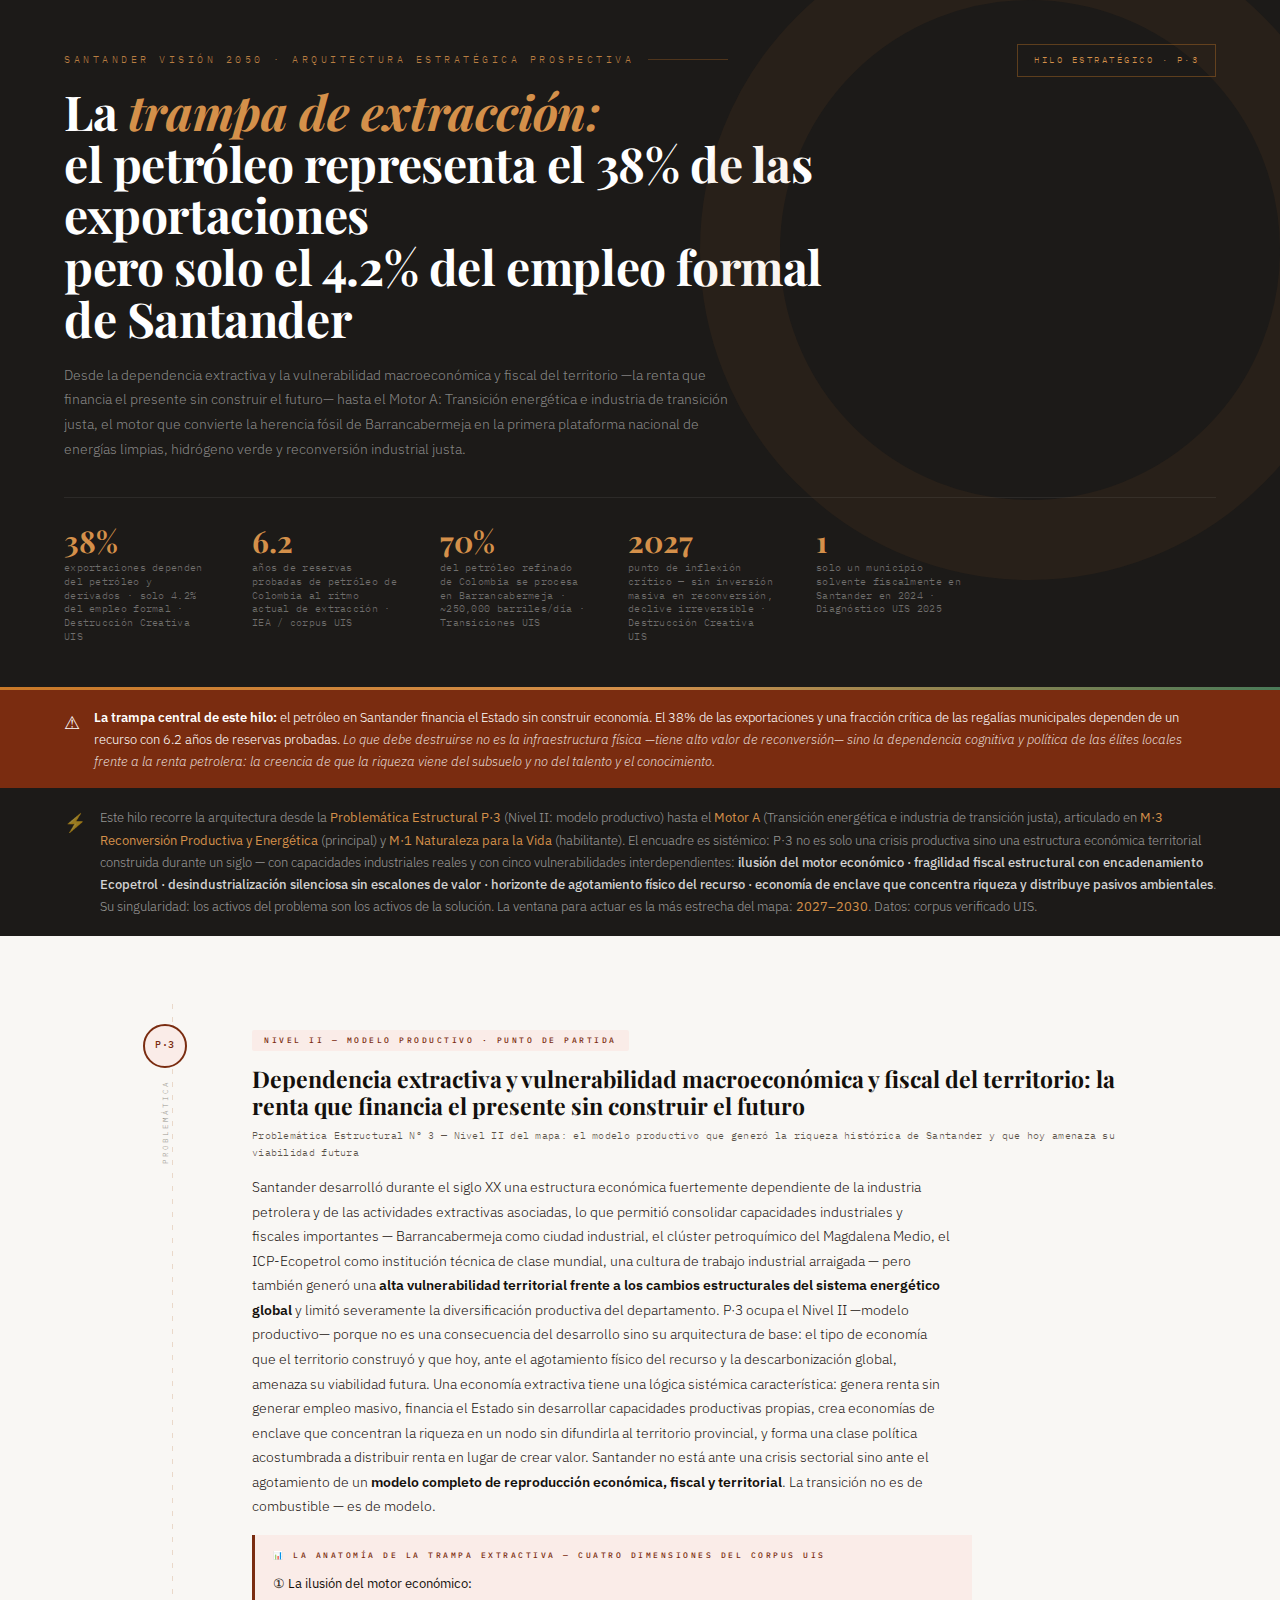
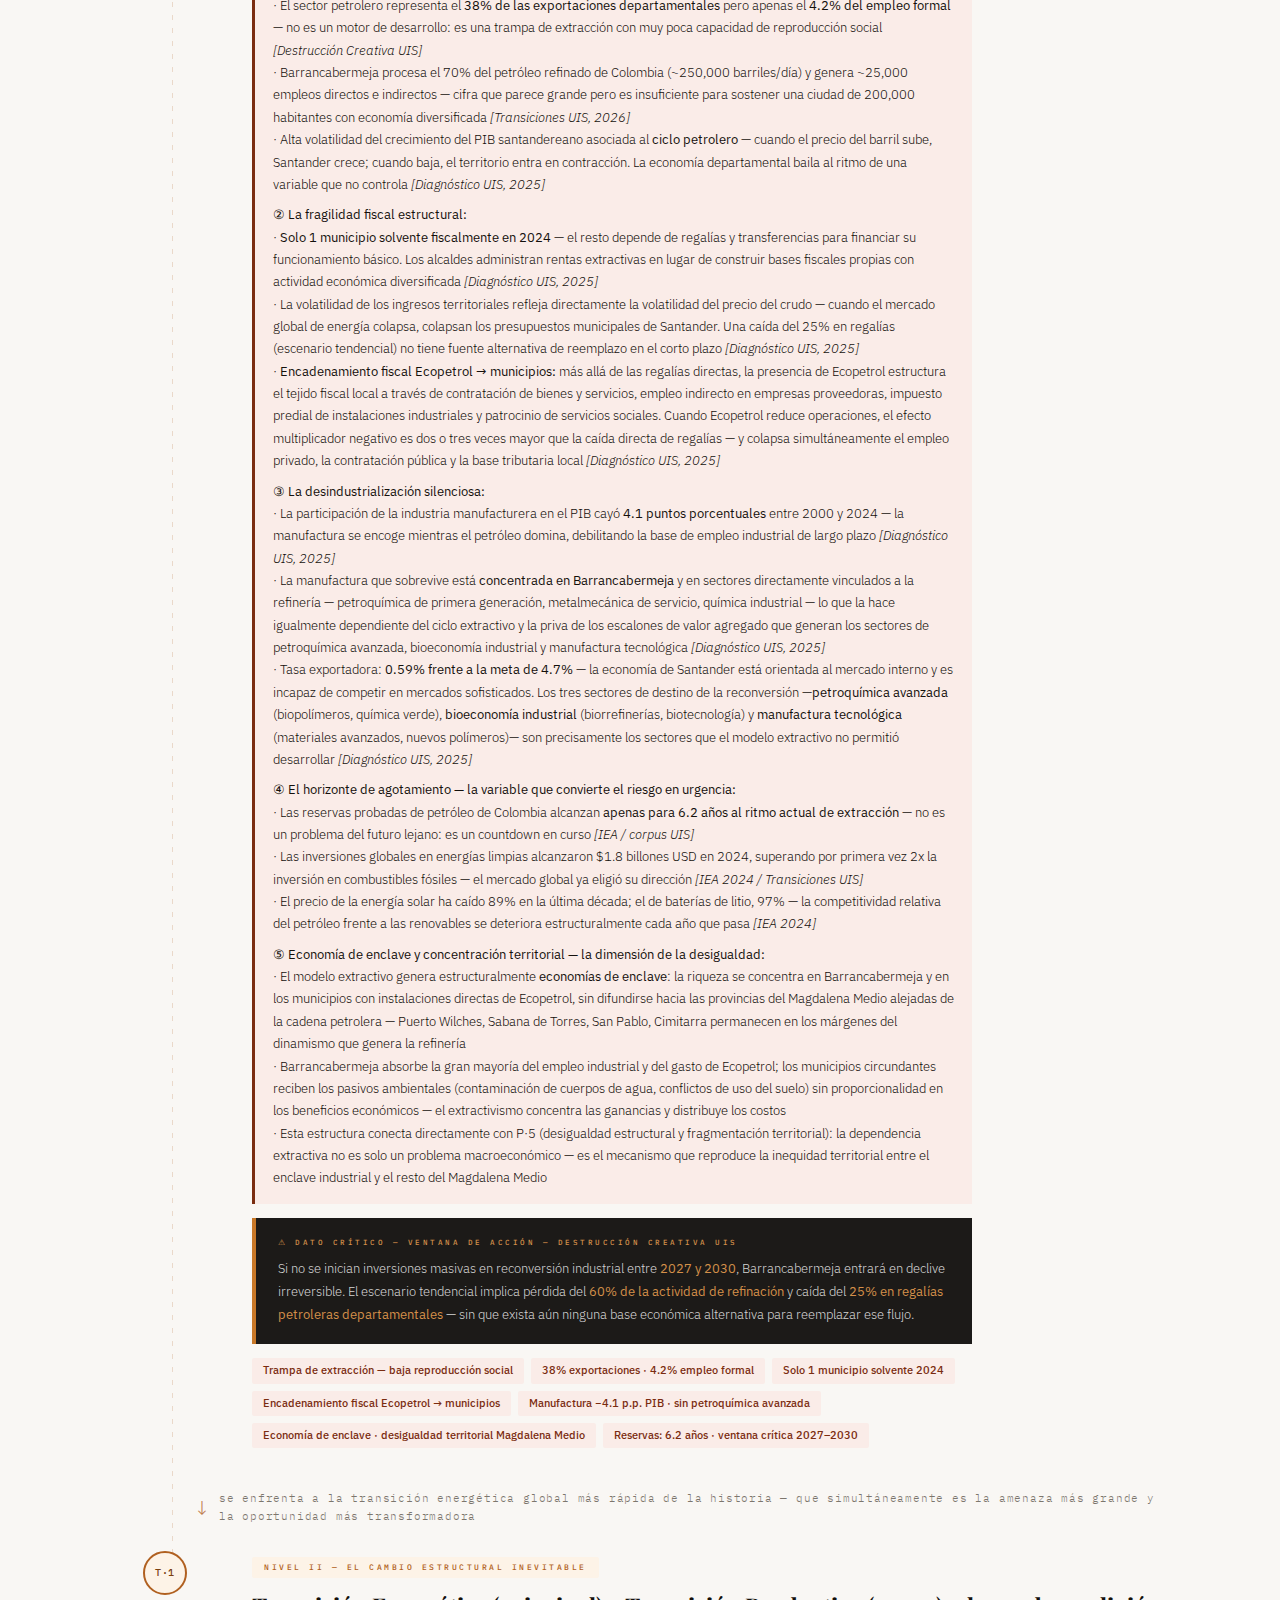
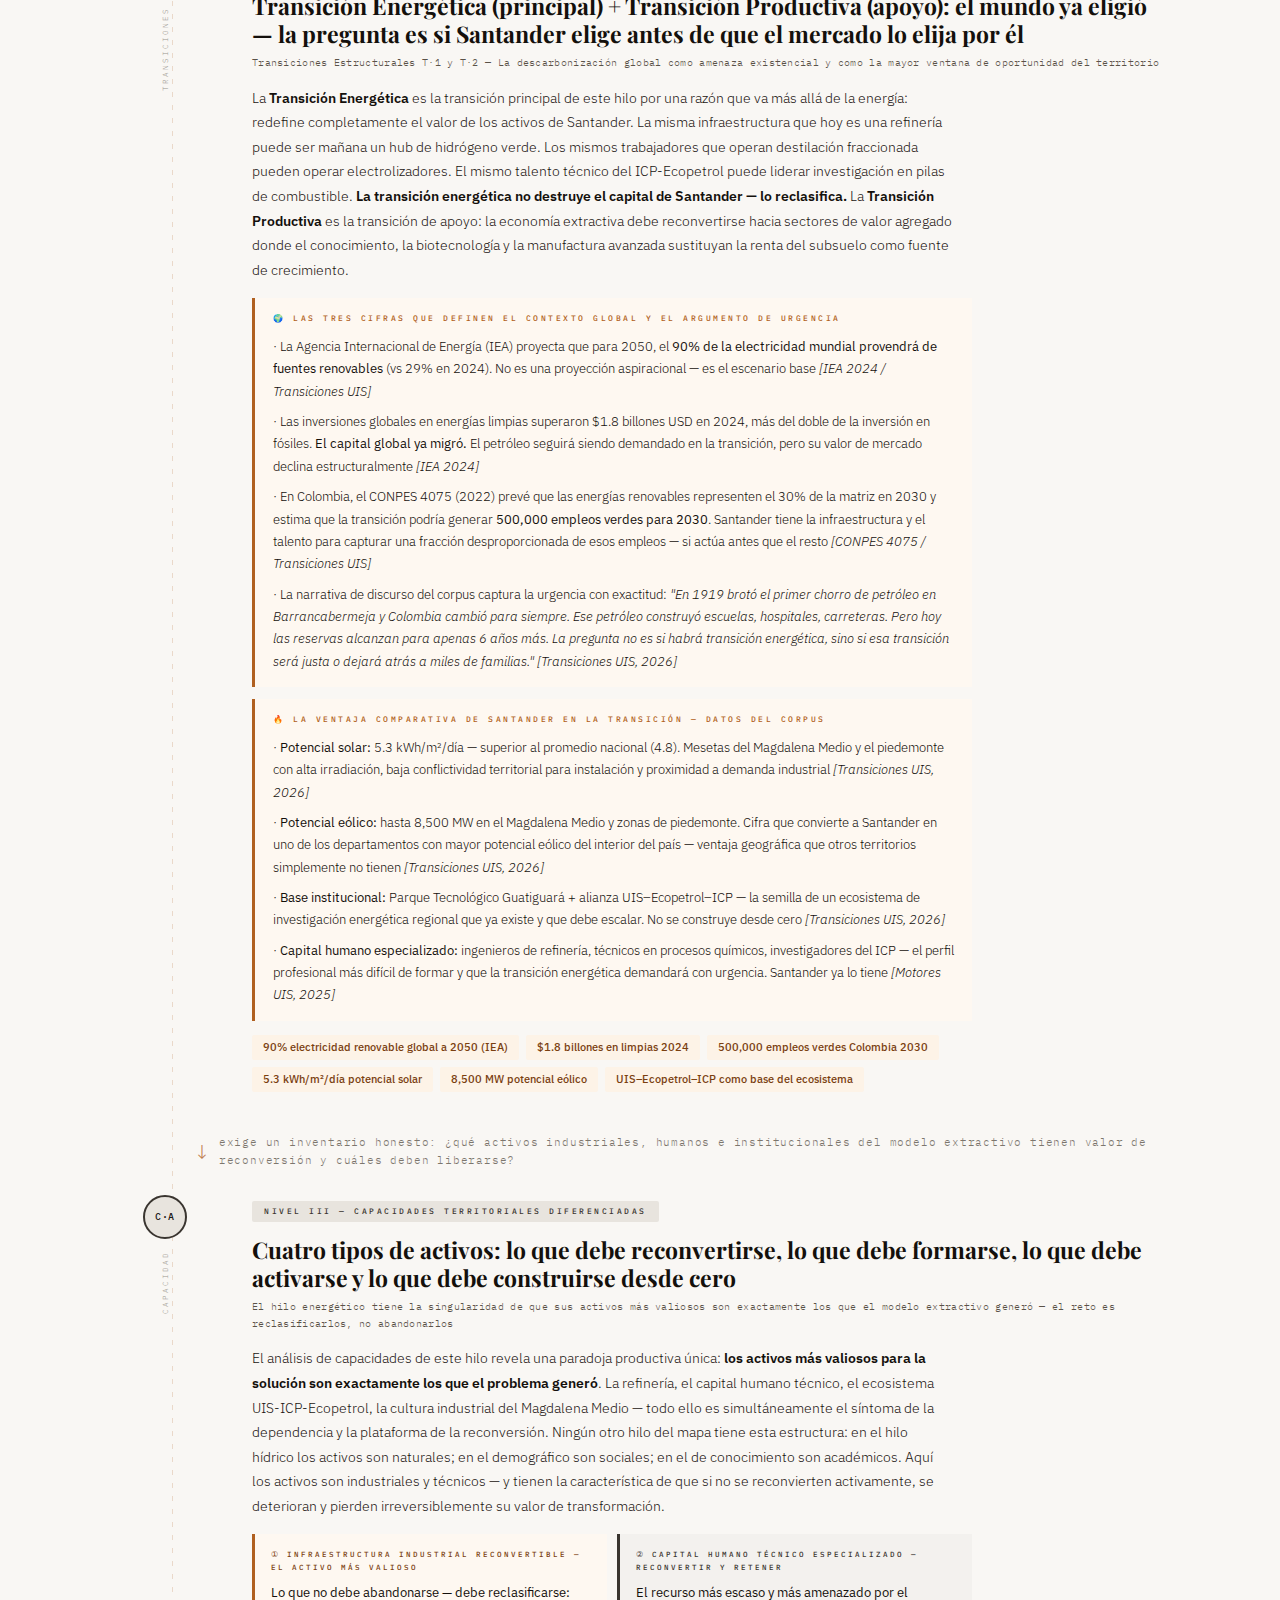
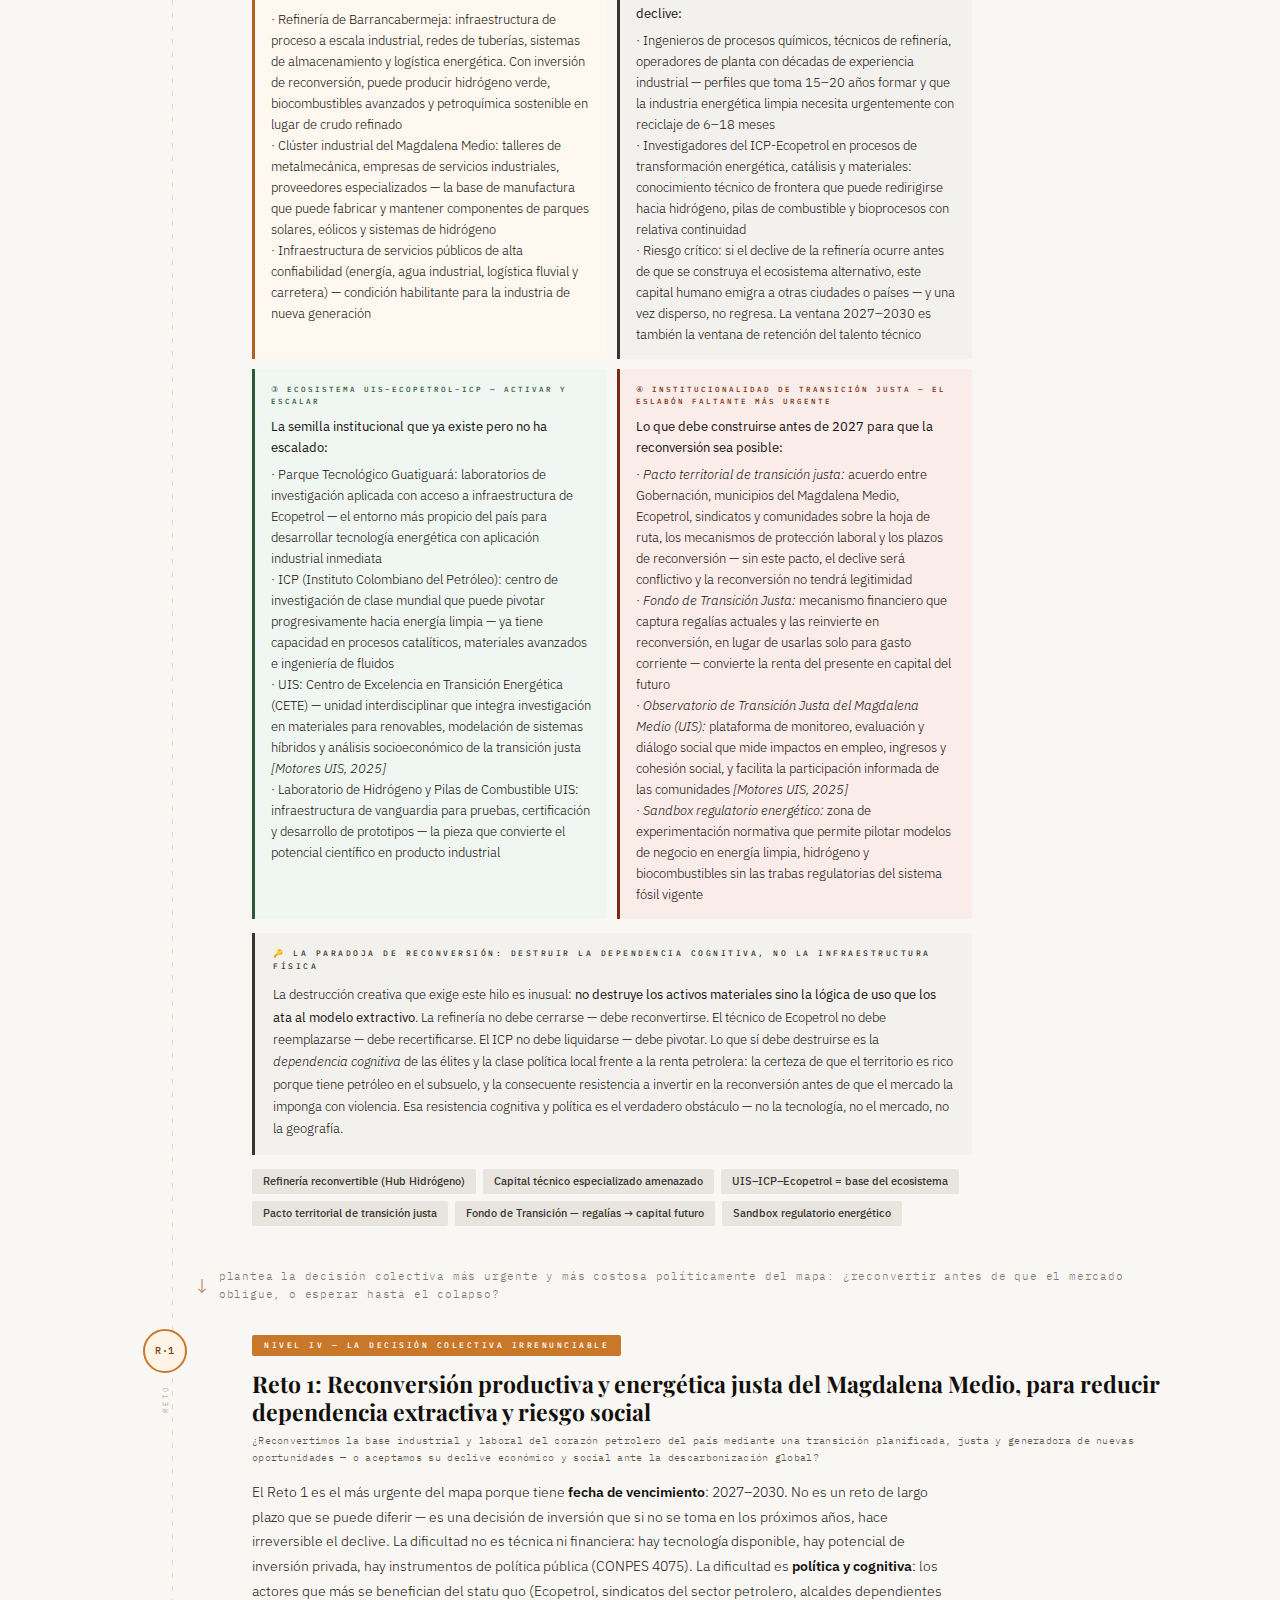
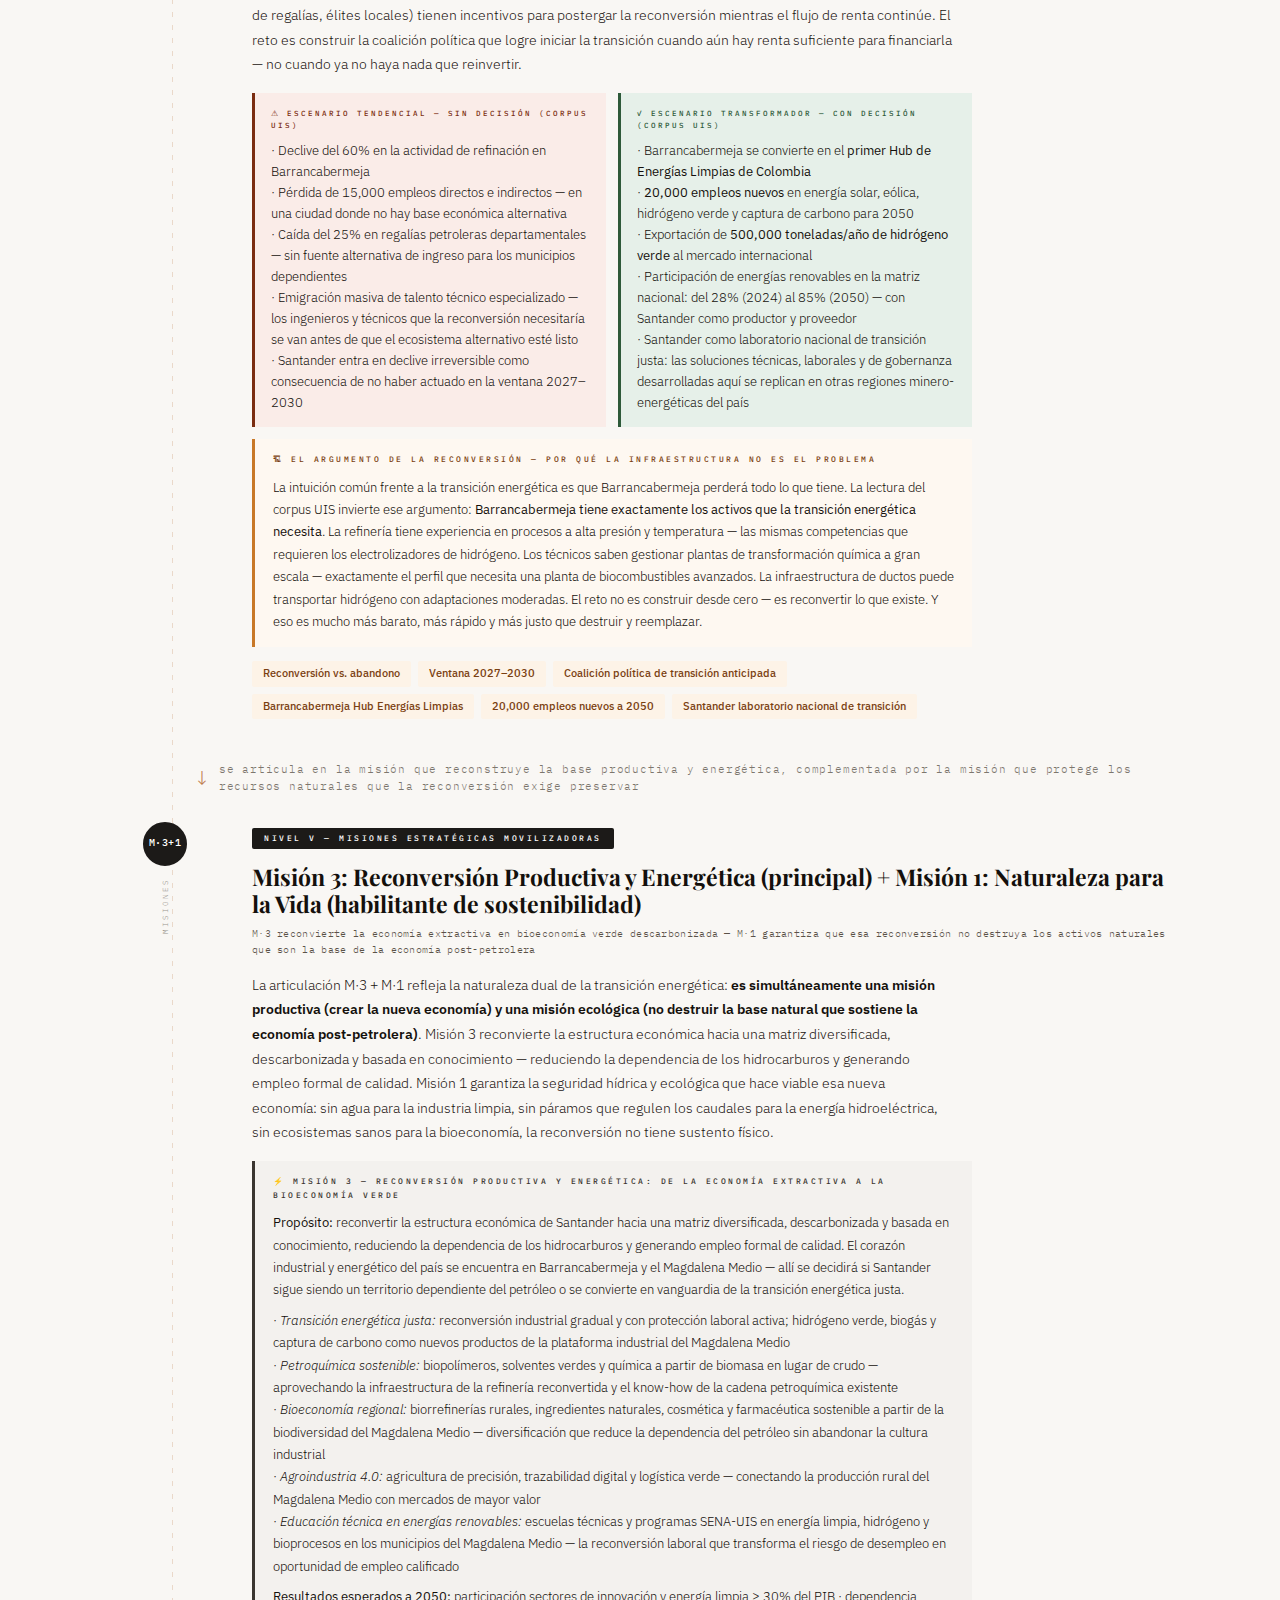
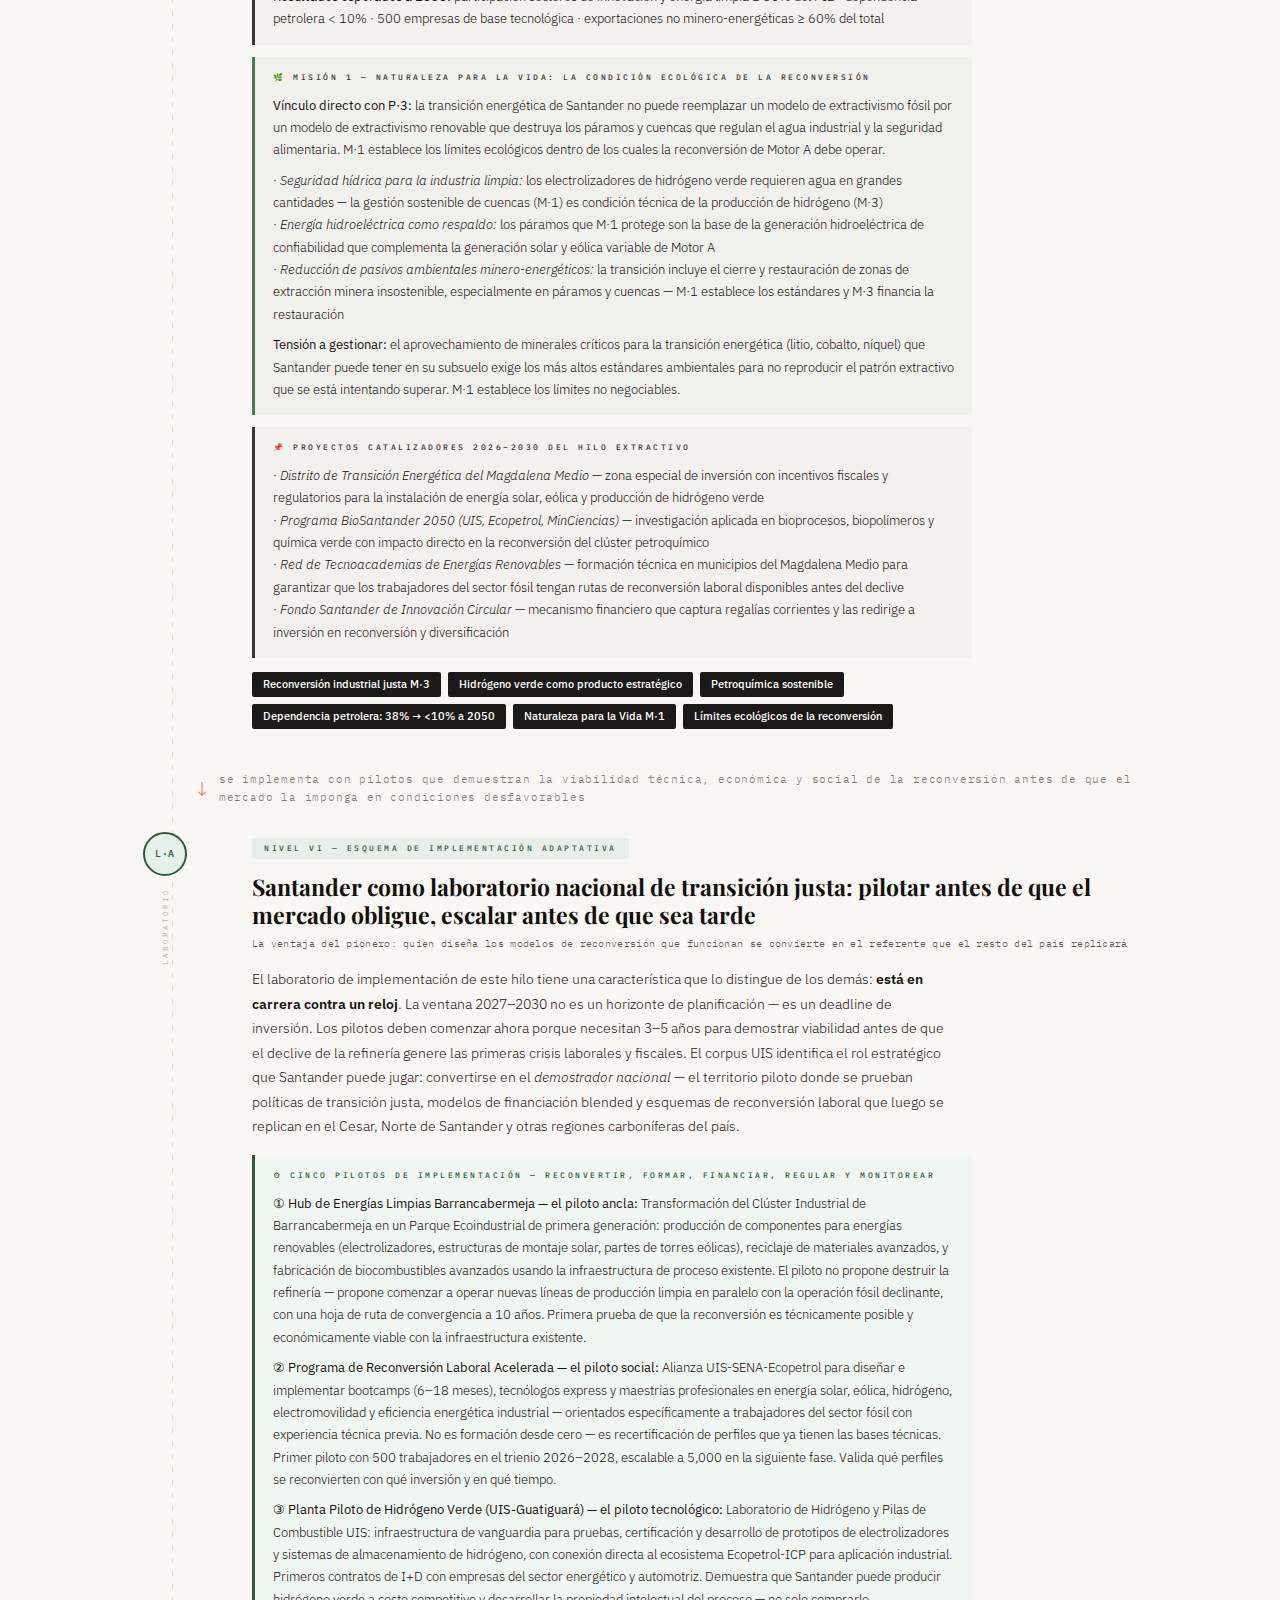
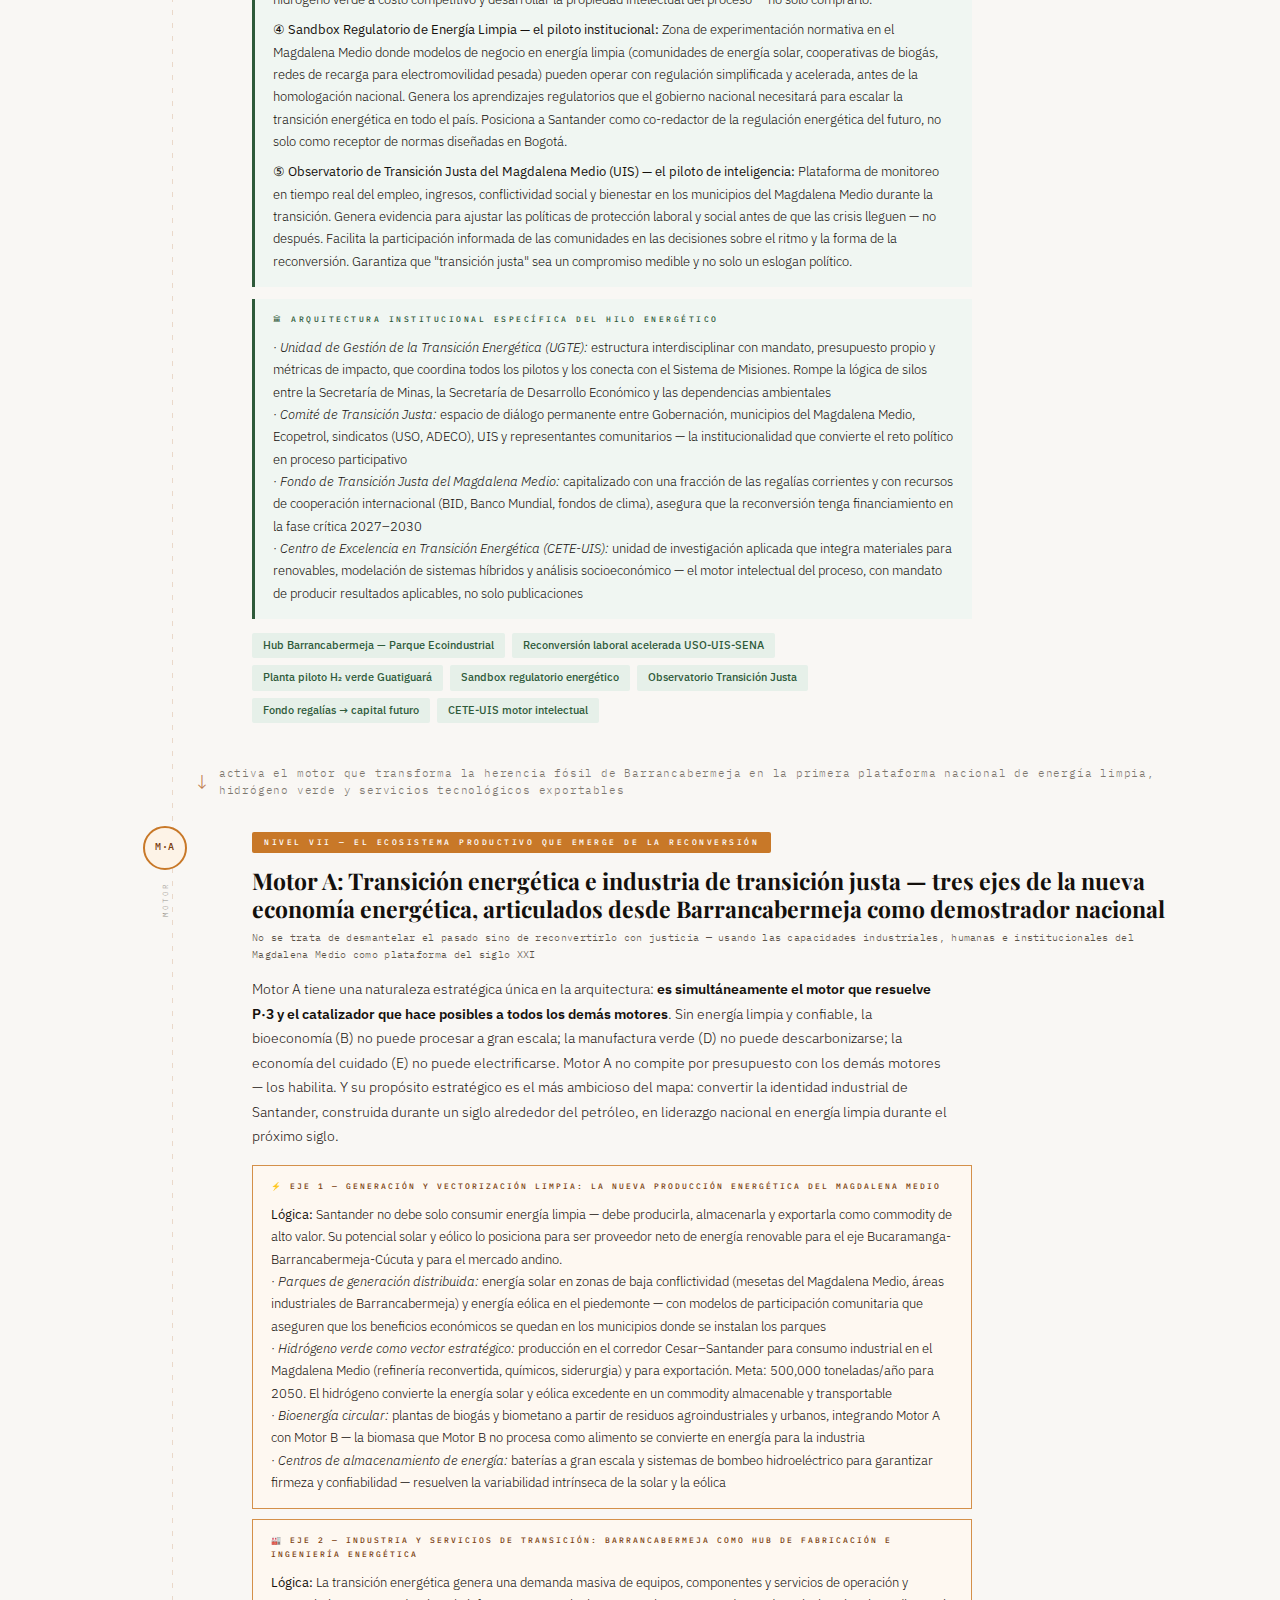
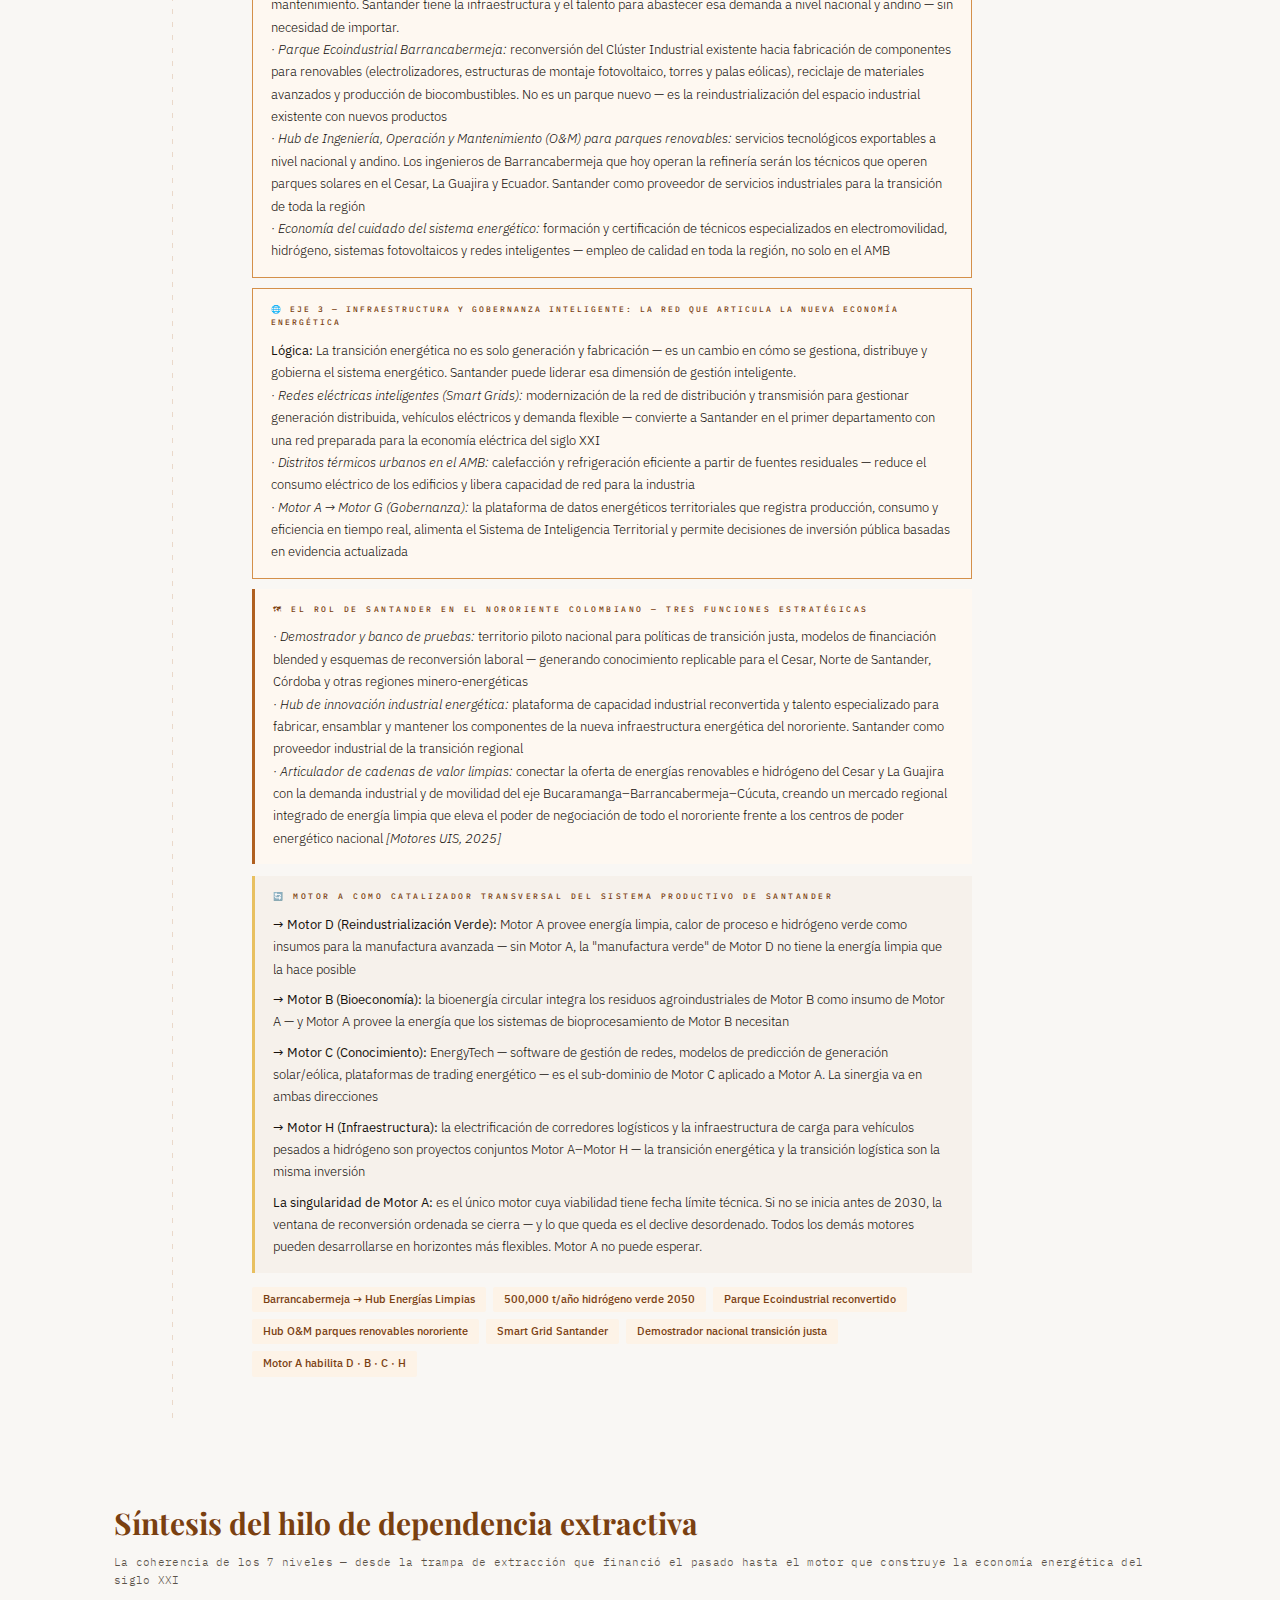
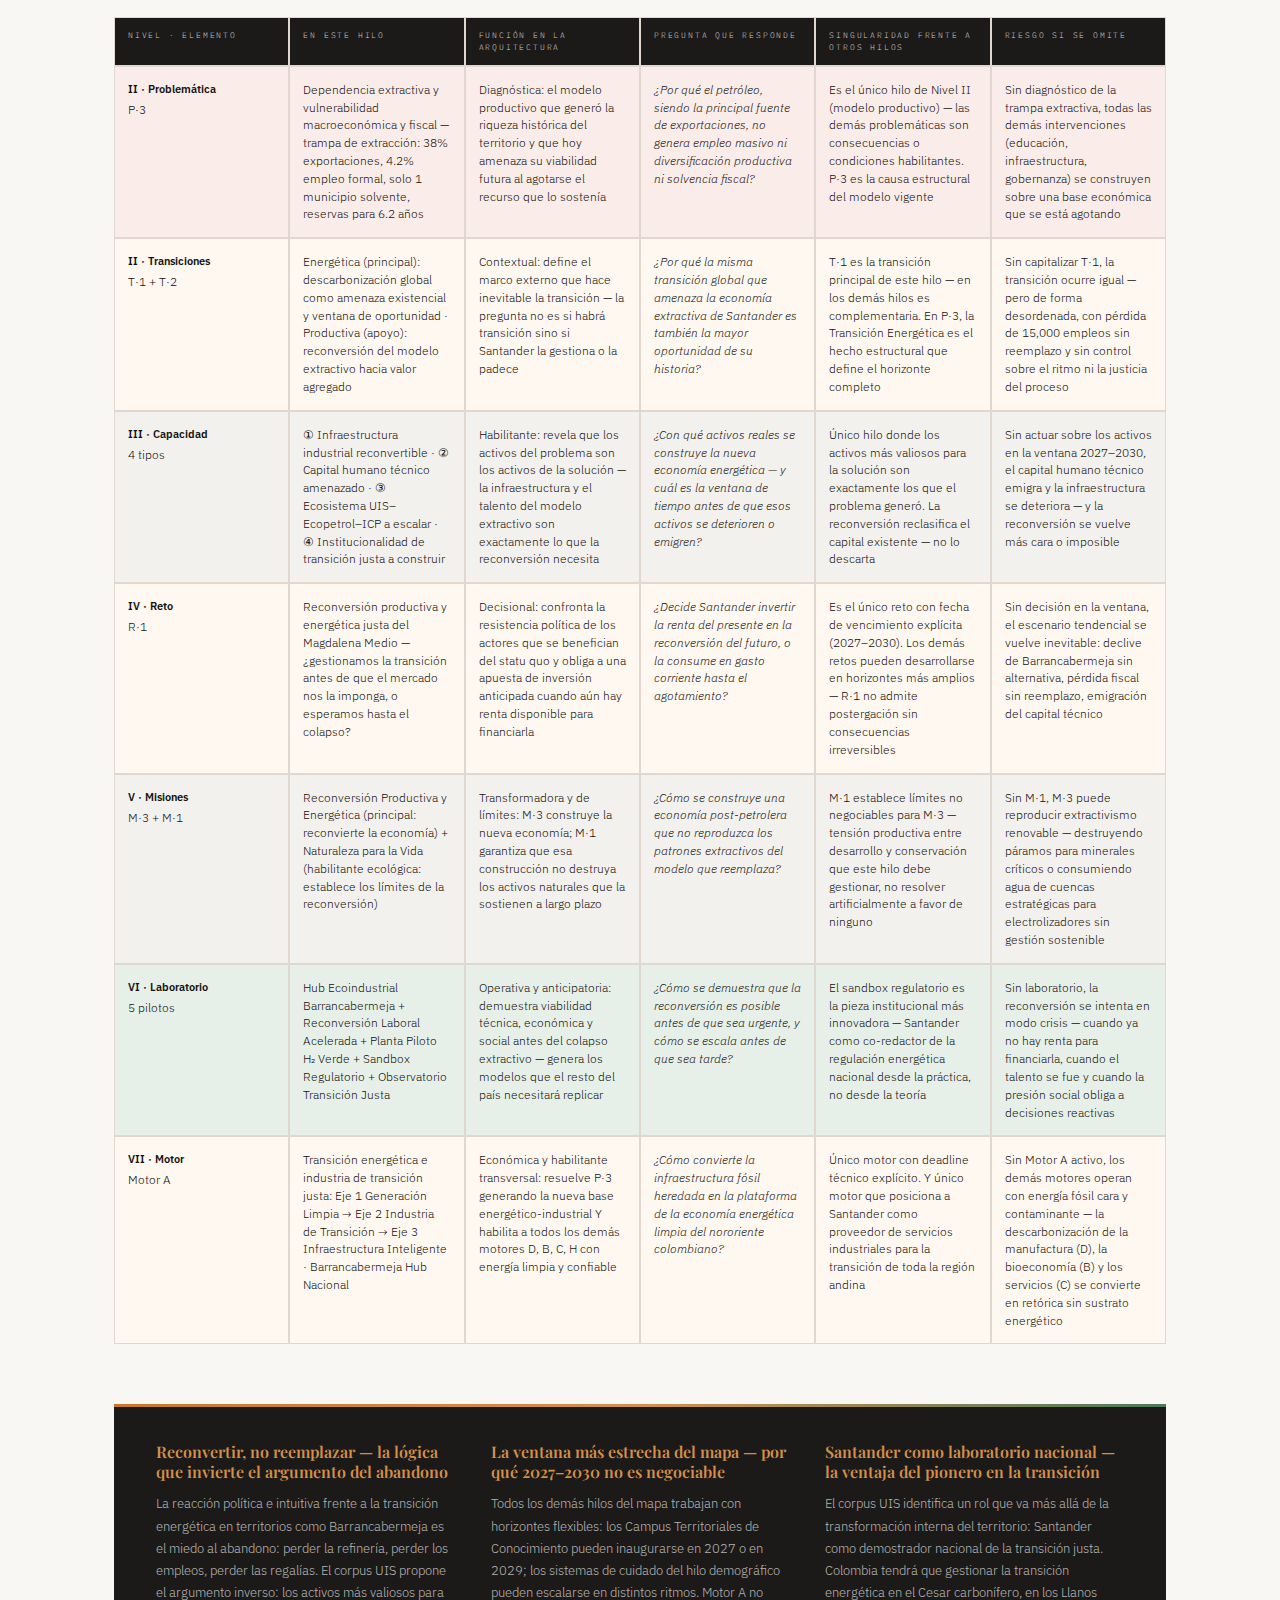
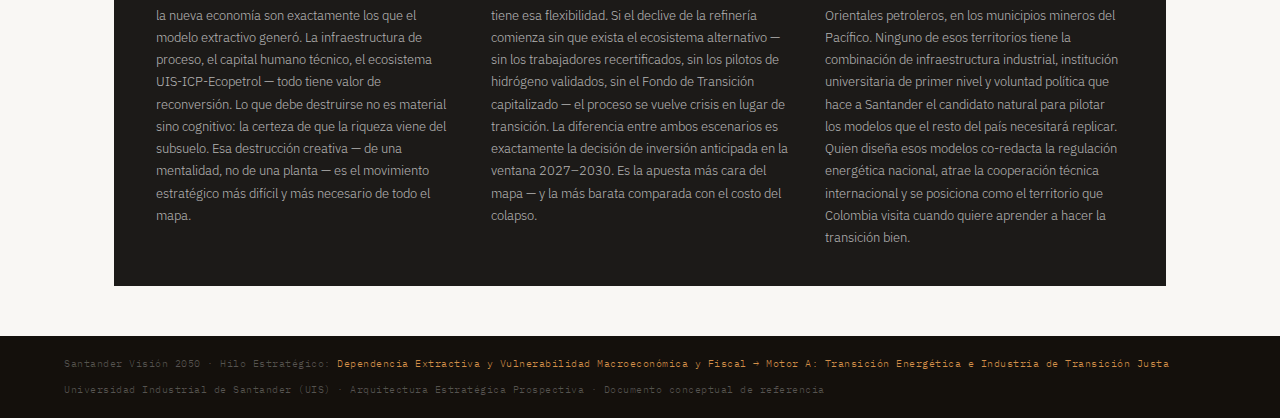
<file: hilo_03_extractivo_santander2050.html>
<!DOCTYPE html>
<html lang="es">
<head>
<meta charset="UTF-8">
<meta name="viewport" content="width=device-width, initial-scale=1.0">
<title>Hilo Estratégico — Dependencia Extractiva · Santander Visión 2050</title>
<link href="https://fonts.googleapis.com/css2?family=Playfair+Display:ital,wght@0,400;0,600;0,700;1,400;1,600&family=IBM+Plex+Sans:wght@300;400;500;600&family=IBM+Plex+Mono:wght@400;500&display=swap" rel="stylesheet">
<style>
  :root {
    --amber-deep:   #7A4010;
    --amber-mid:    #B06020;
    --amber:        #C87828;
    --amber-warm:   #D4904A;
    --amber-pale:   #FDF3E7;
    --amber-wash:   #FEF8F1;

    --carbon:       #1C1A18;
    --carbon-mid:   #3A3530;
    --carbon-pale:  #E8E4DE;
    --carbon-wash:  #F3F1EE;

    --rust:         #7A2C10;
    --rust-pale:    #FAECE8;

    --sage:         #2E5A3A;
    --sage-mid:     #4A7A58;
    --sage-pale:    #E6F0E9;
    --sage-wash:    #F0F6F2;

    --teal:         #1A5C54;
    --teal-pale:    #E4F1EF;

    --slate:        #3A4A5C;
    --slate-pale:   #EBF0F5;
    --slate-wash:   #F3F6F9;

    --gold:         #B08A20;
    --gold-pale:    #FBF5E0;

    --ink:          #14100C;
    --paper:        #F9F7F4;
    --warm-line:    #E0D8CE;
    --muted:        #5A5248;
  }

  * { margin: 0; padding: 0; box-sizing: border-box; }

  body {
    background: var(--paper);
    color: var(--ink);
    font-family: 'IBM Plex Sans', sans-serif;
    font-weight: 300;
    line-height: 1.65;
  }

  /* ======================== HEADER ======================== */
  header {
    background: var(--carbon);
    color: #fff;
    padding: 52px 64px 46px;
    position: relative;
    overflow: hidden;
  }
  header::before {
    content: '';
    position: absolute;
    top: -80px; right: -80px;
    width: 500px; height: 500px;
    border-radius: 50%;
    border: 80px solid rgba(200,120,40,0.07);
    pointer-events: none;
  }
  header::after {
    content: '';
    position: absolute;
    bottom: 0; left: 0;
    width: 100%; height: 3px;
    background: linear-gradient(90deg, var(--amber), var(--amber-warm), var(--sage-mid));
  }
  .h-eyebrow {
    font-family: 'IBM Plex Mono', monospace;
    font-size: 9.5px; letter-spacing: 3.5px;
    text-transform: uppercase;
    color: var(--amber-warm);
    margin-bottom: 18px;
    display: flex; align-items: center; gap: 14px;
    opacity: 0.85;
  }
  .h-eyebrow::after {
    content: ''; flex: 1; max-width: 80px;
    height: 1px; background: rgba(200,120,40,0.35);
  }
  header h1 {
    font-family: 'Playfair Display', serif;
    font-size: clamp(26px, 3.8vw, 48px);
    font-weight: 700; line-height: 1.08;
    max-width: 820px; margin-bottom: 18px;
    letter-spacing: -0.4px;
  }
  header h1 em { font-style: italic; color: var(--amber-warm); }
  header p.lead {
    font-size: 13.5px; line-height: 1.82;
    color: rgba(255,255,255,0.48); max-width: 680px;
  }
  .h-badge {
    position: absolute; top: 44px; right: 64px;
    border: 1px solid rgba(200,120,40,0.38);
    color: var(--amber-warm);
    font-family: 'IBM Plex Mono', monospace;
    font-size: 9px; letter-spacing: 2.5px;
    padding: 8px 16px; text-transform: uppercase;
  }
  .h-stat-bar {
    display: flex; gap: 40px;
    margin-top: 36px; padding-top: 28px;
    border-top: 1px solid rgba(255,255,255,0.07);
    flex-wrap: wrap;
  }
  .h-stat .num {
    font-family: 'Playfair Display', serif;
    font-size: 30px; font-weight: 700;
    color: var(--amber-warm); line-height: 1;
    display: block;
  }
  .h-stat .desc {
    font-size: 9.5px; color: rgba(255,255,255,0.38);
    margin-top: 5px;
    font-family: 'IBM Plex Mono', monospace;
    letter-spacing: 0.3px; max-width: 148px; line-height: 1.45;
    display: block;
  }

  /* FRANJA TRAMPA */
  .trap-bar {
    background: var(--rust);
    color: #fff;
    padding: 16px 64px;
    font-size: 12.5px; line-height: 1.78;
    display: flex; align-items: flex-start; gap: 14px;
  }
  .trap-bar .icon { font-size: 18px; flex-shrink: 0; margin-top: 1px; }
  .trap-bar strong { font-weight: 600; }
  .trap-bar em { font-style: italic; color: rgba(255,255,255,0.82); }

  .intro-strip {
    background: var(--carbon);
    color: rgba(255,255,255,0.55);
    padding: 18px 64px;
    font-size: 12.5px; line-height: 1.78;
    display: flex; align-items: flex-start; gap: 14px;
  }
  .intro-strip .icon { font-size: 18px; flex-shrink: 0; margin-top: 1px; }
  .intro-strip strong { color: var(--amber-warm); }
  .intro-strip em { color: rgba(255,255,255,0.82); font-style: normal; font-weight: 500; }

  /* ======================== CUERPO ======================== */
  .body-wrap {
    max-width: 1140px; margin: 0 auto;
    padding: 68px 44px 80px;
    position: relative;
  }
  .body-wrap::before {
    content: '';
    position: absolute;
    left: 102px; top: 68px; bottom: 80px; width: 1px;
    background: repeating-linear-gradient(
      to bottom,
      var(--amber-mid) 0px, var(--amber-mid) 5px,
      transparent 5px, transparent 13px
    );
    opacity: 0.2;
  }

  .node {
    display: grid;
    grid-template-columns: 102px 1fr;
    margin-bottom: 6px;
    position: relative;
  }
  .marker {
    display: flex; flex-direction: column;
    align-items: center; padding-top: 20px; z-index: 2;
  }
  .bubble {
    width: 44px; height: 44px; border-radius: 50%;
    display: flex; align-items: center; justify-content: center;
    font-family: 'IBM Plex Mono', monospace;
    font-size: 10px; font-weight: 500;
    flex-shrink: 0; border: 2px solid;
    letter-spacing: 0.5px;
  }
  .side-label {
    font-family: 'IBM Plex Mono', monospace;
    font-size: 7.5px; letter-spacing: 2px;
    text-transform: uppercase;
    writing-mode: vertical-rl;
    transform: rotate(180deg);
    color: var(--muted); margin-top: 12px;
    white-space: nowrap; opacity: 0.6;
  }
  .content { padding: 20px 0 22px 36px; }

  .step-pill {
    display: inline-flex; align-items: center; gap: 8px;
    font-family: 'IBM Plex Mono', monospace;
    font-size: 8px; letter-spacing: 2.5px;
    text-transform: uppercase;
    padding: 4px 12px; margin-bottom: 14px;
    font-weight: 500; border-radius: 2px;
  }
  .node-h {
    font-family: 'Playfair Display', serif;
    font-size: 23px; font-weight: 700;
    line-height: 1.2; margin-bottom: 8px;
  }
  .node-sub {
    font-family: 'IBM Plex Mono', monospace;
    font-size: 10px; color: var(--muted);
    margin-bottom: 14px; letter-spacing: 0.3px;
  }
  .node-text {
    font-size: 13.5px; line-height: 1.82;
    color: #1A1410; max-width: 700px; margin-bottom: 16px;
  }
  .node-text strong { color: var(--ink); font-weight: 600; }

  .box {
    border-left: 3px solid;
    padding: 14px 18px; margin: 12px 0;
    font-size: 13px; line-height: 1.72; max-width: 720px;
  }
  .box .bt {
    font-family: 'IBM Plex Mono', monospace;
    font-size: 8px; letter-spacing: 2.5px;
    text-transform: uppercase;
    margin-bottom: 10px; font-weight: 500; display: block;
  }
  .box p { margin-bottom: 8px; }
  .box p:last-child { margin-bottom: 0; }

  .tags {
    display: flex; flex-wrap: wrap;
    gap: 7px; margin: 14px 0; max-width: 720px;
  }
  .tag {
    font-size: 10.5px; padding: 4px 11px; border-radius: 2px;
    font-family: 'IBM Plex Sans', sans-serif; font-weight: 500;
  }

  .arrow-row {
    display: flex; align-items: center;
    padding-left: 82px; margin: 2px 0 6px; gap: 10px;
    color: var(--muted);
    font-size: 10.5px;
    font-family: 'IBM Plex Mono', monospace;
    letter-spacing: 0.8px; opacity: 0.78;
  }
  .arrow-row .arr { font-size: 20px; line-height: 1; color: var(--amber-mid); }

  /* ======================== COLORES POR NIVEL ======================== */
  .n1 .bubble { background: var(--rust-pale); color: var(--rust); border-color: var(--rust); }
  .n1 .step-pill { background: var(--rust-pale); color: var(--rust); }
  .n1 .box { border-color: var(--rust); background: var(--rust-pale); }
  .n1 .box .bt { color: var(--rust); }
  .n1 .tag { background: var(--rust-pale); color: var(--rust); }

  .n2 .bubble { background: var(--amber-pale); color: var(--amber-deep); border-color: var(--amber-mid); }
  .n2 .step-pill { background: var(--amber-pale); color: var(--amber-mid); }
  .n2 .box { border-color: var(--amber-mid); background: var(--amber-wash); }
  .n2 .box .bt { color: var(--amber-mid); }
  .n2 .tag { background: var(--amber-pale); color: var(--amber-deep); }

  .n3 .bubble { background: var(--carbon-pale); color: var(--carbon); border-color: var(--carbon-mid); }
  .n3 .step-pill { background: var(--carbon-pale); color: var(--carbon-mid); }
  .n3 .box { border-color: var(--carbon-mid); background: var(--carbon-wash); }
  .n3 .box .bt { color: var(--carbon-mid); }
  .n3 .tag { background: var(--carbon-pale); color: var(--carbon-mid); }

  .n4 .bubble { background: var(--amber-pale); color: var(--amber-deep); border-color: var(--amber); }
  .n4 .step-pill { background: var(--amber); color: #fff; }
  .n4 .box { border-color: var(--amber); background: var(--amber-wash); }
  .n4 .box .bt { color: var(--amber-deep); }
  .n4 .tag { background: var(--amber-pale); color: var(--amber-deep); }

  .n5 .bubble { background: var(--carbon); color: #fff; border-color: var(--carbon); }
  .n5 .step-pill { background: var(--carbon); color: #fff; }
  .n5 .box { border-color: var(--carbon-mid); background: var(--carbon-wash); }
  .n5 .box .bt { color: var(--carbon-mid); }
  .n5 .tag { background: var(--carbon); color: #fff; }

  .n6 .bubble { background: var(--sage-pale); color: var(--sage); border-color: var(--sage); }
  .n6 .step-pill { background: var(--sage-pale); color: var(--sage); }
  .n6 .box { border-color: var(--sage); background: var(--sage-wash); }
  .n6 .box .bt { color: var(--sage); }
  .n6 .tag { background: var(--sage-pale); color: var(--sage); }

  .n7 .bubble { background: var(--amber-pale); color: var(--amber-deep); border-color: var(--amber); }
  .n7 .step-pill { background: var(--amber); color: #fff; }
  .n7 .box { border-color: var(--amber-mid); background: var(--amber-wash); }
  .n7 .box .bt { color: var(--amber-deep); }
  .n7 .tag { background: var(--amber-pale); color: var(--amber-deep); }

  /* GRILLA CAPACIDADES */
  .cap-grid {
    display: grid; grid-template-columns: 1fr 1fr;
    gap: 10px; max-width: 720px; margin: 14px 0;
  }
  .cap-cell {
    padding: 14px 16px;
    font-size: 12.5px; line-height: 1.68;
  }
  .cap-label {
    font-family: 'IBM Plex Mono', monospace;
    font-size: 7.5px; letter-spacing: 2px;
    text-transform: uppercase; font-weight: 500;
    margin-bottom: 8px; display: block;
  }

  /* SPLIT ESCENARIOS */
  .box-split {
    display: grid; grid-template-columns: 1fr 1fr;
    gap: 12px; max-width: 720px; margin: 12px 0;
  }
  .box-inaction {
    border-left: 3px solid var(--rust);
    background: var(--rust-pale);
    padding: 14px 16px; font-size: 12.5px; line-height: 1.68;
  }
  .box-action {
    border-left: 3px solid var(--sage);
    background: var(--sage-pale);
    padding: 14px 16px; font-size: 12.5px; line-height: 1.68;
  }
  .bt2 {
    font-family: 'IBM Plex Mono', monospace;
    font-size: 7.5px; letter-spacing: 2px;
    text-transform: uppercase; font-weight: 500;
    margin-bottom: 8px; display: block;
  }
  .box-inaction .bt2 { color: var(--rust); }
  .box-action .bt2 { color: var(--sage); }

  /* DATO CRÍTICO */
  .critical-box {
    background: var(--carbon);
    color: #fff;
    padding: 18px 22px; margin: 14px 0;
    max-width: 720px;
    border-left: 4px solid var(--amber);
  }
  .critical-box .cb {
    font-family: 'IBM Plex Mono', monospace;
    font-size: 7.5px; letter-spacing: 2.5px;
    text-transform: uppercase; font-weight: 500;
    color: var(--amber-warm); margin-bottom: 10px; display: block;
  }
  .critical-box p { font-size: 13px; line-height: 1.75; color: rgba(255,255,255,0.82); }
  .critical-box strong { color: var(--amber-warm); }

  /* CAPA MOTOR */
  .layer-box {
    border: 1px solid var(--amber-warm);
    background: var(--amber-wash);
    padding: 14px 18px; margin: 10px 0;
    max-width: 720px; font-size: 13px; line-height: 1.72;
  }
  .layer-box .lb {
    font-family: 'IBM Plex Mono', monospace;
    font-size: 8px; letter-spacing: 2px;
    text-transform: uppercase; font-weight: 500;
    color: var(--amber-deep); margin-bottom: 10px; display: block;
  }

  /* TABLA SÍNTESIS */
  .synthesis {
    max-width: 1140px; margin: 0 auto; padding: 0 44px 60px;
  }
  .synthesis h2 {
    font-family: 'Playfair Display', serif;
    font-size: 30px; font-weight: 700;
    margin-bottom: 6px; color: var(--amber-deep);
  }
  .synthesis .sub {
    font-family: 'IBM Plex Mono', monospace;
    font-size: 10.5px; color: var(--muted);
    margin-bottom: 28px; letter-spacing: 0.3px;
  }
  .synth-wrap {
    display: grid; grid-template-columns: repeat(6, 1fr);
    gap: 2px; background: var(--warm-line);
    border: 1px solid var(--warm-line);
  }
  .sc {
    background: var(--paper);
    padding: 14px 13px; font-size: 11.5px; line-height: 1.55;
  }
  .sc.head {
    background: var(--carbon);
    color: rgba(255,255,255,0.78);
    font-family: 'IBM Plex Mono', monospace;
    font-size: 8px; letter-spacing: 1.8px;
    text-transform: uppercase; padding: 11px 13px;
  }
  .sc strong { display: block; font-size: 11px; font-weight: 600; margin-bottom: 3px; }

  /* DIFERENCIADORES */
  .diff-section {
    max-width: 1140px; margin: 0 auto; padding: 0 44px 50px;
  }
  .diff-inner {
    background: var(--carbon);
    color: rgba(255,255,255,0.68);
    padding: 38px 42px;
    display: grid; grid-template-columns: 1fr 1fr 1fr;
    gap: 36px; position: relative;
  }
  .diff-inner::before {
    content: '';
    position: absolute; top: 0; left: 0;
    width: 100%; height: 3px;
    background: linear-gradient(90deg, var(--amber), var(--amber-warm), var(--sage-mid));
  }
  .diff-inner h3 {
    font-family: 'Playfair Display', serif;
    font-size: 16px; font-weight: 600;
    color: var(--amber-warm);
    margin-bottom: 10px; line-height: 1.25;
  }
  .diff-inner p { font-size: 12.5px; line-height: 1.78; }

  footer {
    background: var(--ink);
    color: rgba(255,255,255,0.28);
    padding: 20px 64px;
    font-family: 'IBM Plex Mono', monospace;
    font-size: 9.5px; letter-spacing: 0.5px;
    display: flex; justify-content: space-between;
    align-items: center; flex-wrap: wrap; gap: 10px;
  }
  footer span { color: var(--amber-warm); }

  @media (max-width: 780px) {
    header, .trap-bar, .intro-strip { padding-left: 24px; padding-right: 24px; }
    .h-badge { display: none; }
    .body-wrap { padding: 40px 20px 60px; }
    .body-wrap::before { left: 58px; }
    .node { grid-template-columns: 58px 1fr; }
    .arrow-row { padding-left: 42px; }
    .synthesis, .diff-section { padding: 0 20px 40px; }
    .synth-wrap { grid-template-columns: 1fr 1fr; }
    .diff-inner { grid-template-columns: 1fr; gap: 24px; }
    .box-split, .cap-grid { grid-template-columns: 1fr; }
    footer { padding: 16px 24px; }
  }
</style>
</head>
<body>

<!-- ===================== HEADER ===================== -->
<header>
  <div class="h-badge">Hilo Estratégico · P·3</div>
  <div class="h-eyebrow">Santander Visión 2050 · Arquitectura Estratégica Prospectiva</div>
  <h1>La <em>trampa de extracción:</em><br>el petróleo representa el 38% de las exportaciones<br>pero solo el 4.2% del empleo formal de Santander</h1>
  <p class="lead">Desde la dependencia extractiva y la vulnerabilidad macroeconómica y fiscal del territorio —la renta que financia el presente sin construir el futuro— hasta el Motor A: Transición energética e industria de transición justa, el motor que convierte la herencia fósil de Barrancabermeja en la primera plataforma nacional de energías limpias, hidrógeno verde y reconversión industrial justa.</p>
  <div class="h-stat-bar">
    <div class="h-stat">
      <span class="num">38%</span>
      <span class="desc">exportaciones dependen del petróleo y derivados · solo 4.2% del empleo formal · Destrucción Creativa UIS</span>
    </div>
    <div class="h-stat">
      <span class="num">6.2</span>
      <span class="desc">años de reservas probadas de petróleo de Colombia al ritmo actual de extracción · IEA / corpus UIS</span>
    </div>
    <div class="h-stat">
      <span class="num">70%</span>
      <span class="desc">del petróleo refinado de Colombia se procesa en Barrancabermeja · ~250,000 barriles/día · Transiciones UIS</span>
    </div>
    <div class="h-stat">
      <span class="num">2027</span>
      <span class="desc">punto de inflexión crítico — sin inversión masiva en reconversión, declive irreversible · Destrucción Creativa UIS</span>
    </div>
    <div class="h-stat">
      <span class="num">1</span>
      <span class="desc">solo un municipio solvente fiscalmente en Santander en 2024 · Diagnóstico UIS 2025</span>
    </div>
  </div>
</header>

<!-- FRANJA TRAMPA -->
<div class="trap-bar">
  <span class="icon">⚠</span>
  <div><strong>La trampa central de este hilo:</strong> el petróleo en Santander financia el Estado sin construir economía. El 38% de las exportaciones y una fracción crítica de las regalías municipales dependen de un recurso con 6.2 años de reservas probadas. <em>Lo que debe destruirse no es la infraestructura física —tiene alto valor de reconversión— sino la dependencia cognitiva y política de las élites locales frente a la renta petrolera: la creencia de que la riqueza viene del subsuelo y no del talento y el conocimiento.</em></div>
</div>

<!-- INTRO -->
<div class="intro-strip">
  <span class="icon">⚡</span>
  <div>Este hilo recorre la arquitectura desde la <strong>Problemática Estructural P·3</strong> (Nivel II: modelo productivo) hasta el <strong>Motor A</strong> (Transición energética e industria de transición justa), articulado en <strong>M·3 Reconversión Productiva y Energética</strong> (principal) y <strong>M·1 Naturaleza para la Vida</strong> (habilitante). El encuadre es sistémico: P·3 no es solo una crisis productiva sino una estructura económica territorial construida durante un siglo — con capacidades industriales reales y con cinco vulnerabilidades interdependientes: <em>ilusión del motor económico · fragilidad fiscal estructural con encadenamiento Ecopetrol · desindustrialización silenciosa sin escalones de valor · horizonte de agotamiento físico del recurso · economía de enclave que concentra riqueza y distribuye pasivos ambientales</em>. Su singularidad: los activos del problema son los activos de la solución. La ventana para actuar es la más estrecha del mapa: <strong>2027–2030</strong>. Datos: corpus verificado UIS.</div>
</div>

<!-- ===================== TIMELINE ===================== -->
<div class="body-wrap">

  <!-- N1 PROBLEMÁTICA -->
  <div class="node n1">
    <div class="marker">
      <div class="bubble">P·3</div>
      <div class="side-label">Problemática</div>
    </div>
    <div class="content">
      <span class="step-pill">Nivel II — Modelo productivo · Punto de partida</span>
      <div class="node-h">Dependencia extractiva y vulnerabilidad macroeconómica y fiscal del territorio: la renta que financia el presente sin construir el futuro</div>
      <div class="node-sub">Problemática Estructural Nº 3 — Nivel II del mapa: el modelo productivo que generó la riqueza histórica de Santander y que hoy amenaza su viabilidad futura</div>
      <div class="node-text">
        Santander desarrolló durante el siglo XX una estructura económica fuertemente dependiente de la industria petrolera y de las actividades extractivas asociadas, lo que permitió consolidar capacidades industriales y fiscales importantes — Barrancabermeja como ciudad industrial, el clúster petroquímico del Magdalena Medio, el ICP-Ecopetrol como institución técnica de clase mundial, una cultura de trabajo industrial arraigada — pero también generó una <strong>alta vulnerabilidad territorial frente a los cambios estructurales del sistema energético global</strong> y limitó severamente la diversificación productiva del departamento. P·3 ocupa el Nivel II —modelo productivo— porque no es una consecuencia del desarrollo sino su arquitectura de base: el tipo de economía que el territorio construyó y que hoy, ante el agotamiento físico del recurso y la descarbonización global, amenaza su viabilidad futura. Una economía extractiva tiene una lógica sistémica característica: genera renta sin generar empleo masivo, financia el Estado sin desarrollar capacidades productivas propias, crea economías de enclave que concentran la riqueza en un nodo sin difundirla al territorio provincial, y forma una clase política acostumbrada a distribuir renta en lugar de crear valor. Santander no está ante una crisis sectorial sino ante el agotamiento de un <strong>modelo completo de reproducción económica, fiscal y territorial</strong>. La transición no es de combustible — es de modelo.
      </div>

      <div class="box n1">
        <div class="bt">📊 La anatomía de la trampa extractiva — cuatro dimensiones del corpus UIS</div>
        <p><strong>① La ilusión del motor económico:</strong><br>
        · El sector petrolero representa el <strong>38% de las exportaciones departamentales</strong> pero apenas el <strong>4.2% del empleo formal</strong> — no es un motor de desarrollo: es una trampa de extracción con muy poca capacidad de reproducción social <em>[Destrucción Creativa UIS]</em><br>
        · Barrancabermeja procesa el 70% del petróleo refinado de Colombia (~250,000 barriles/día) y genera ~25,000 empleos directos e indirectos — cifra que parece grande pero es insuficiente para sostener una ciudad de 200,000 habitantes con economía diversificada <em>[Transiciones UIS, 2026]</em><br>
        · Alta volatilidad del crecimiento del PIB santandereano asociada al <strong>ciclo petrolero</strong> — cuando el precio del barril sube, Santander crece; cuando baja, el territorio entra en contracción. La economía departamental baila al ritmo de una variable que no controla <em>[Diagnóstico UIS, 2025]</em></p>
        <p><strong>② La fragilidad fiscal estructural:</strong><br>
        · <strong>Solo 1 municipio solvente fiscalmente en 2024</strong> — el resto depende de regalías y transferencias para financiar su funcionamiento básico. Los alcaldes administran rentas extractivas en lugar de construir bases fiscales propias con actividad económica diversificada <em>[Diagnóstico UIS, 2025]</em><br>
        · La volatilidad de los ingresos territoriales refleja directamente la volatilidad del precio del crudo — cuando el mercado global de energía colapsa, colapsan los presupuestos municipales de Santander. Una caída del 25% en regalías (escenario tendencial) no tiene fuente alternativa de reemplazo en el corto plazo <em>[Diagnóstico UIS, 2025]</em><br>
        · <strong>Encadenamiento fiscal Ecopetrol → municipios:</strong> más allá de las regalías directas, la presencia de Ecopetrol estructura el tejido fiscal local a través de contratación de bienes y servicios, empleo indirecto en empresas proveedoras, impuesto predial de instalaciones industriales y patrocinio de servicios sociales. Cuando Ecopetrol reduce operaciones, el efecto multiplicador negativo es dos o tres veces mayor que la caída directa de regalías — y colapsa simultáneamente el empleo privado, la contratación pública y la base tributaria local <em>[Diagnóstico UIS, 2025]</em></p>
        <p><strong>③ La desindustrialización silenciosa:</strong><br>
        · La participación de la industria manufacturera en el PIB cayó <strong>4.1 puntos porcentuales</strong> entre 2000 y 2024 — la manufactura se encoge mientras el petróleo domina, debilitando la base de empleo industrial de largo plazo <em>[Diagnóstico UIS, 2025]</em><br>
        · La manufactura que sobrevive está <strong>concentrada en Barrancabermeja</strong> y en sectores directamente vinculados a la refinería — petroquímica de primera generación, metalmecánica de servicio, química industrial — lo que la hace igualmente dependiente del ciclo extractivo y la priva de los escalones de valor agregado que generan los sectores de petroquímica avanzada, bioeconomía industrial y manufactura tecnológica <em>[Diagnóstico UIS, 2025]</em><br>
        · Tasa exportadora: <strong>0.59% frente a la meta de 4.7%</strong> — la economía de Santander está orientada al mercado interno y es incapaz de competir en mercados sofisticados. Los tres sectores de destino de la reconversión —<strong>petroquímica avanzada</strong> (biopolímeros, química verde), <strong>bioeconomía industrial</strong> (biorrefinerías, biotecnología) y <strong>manufactura tecnológica</strong> (materiales avanzados, nuevos polímeros)— son precisamente los sectores que el modelo extractivo no permitió desarrollar <em>[Diagnóstico UIS, 2025]</em></p>
        <p><strong>④ El horizonte de agotamiento — la variable que convierte el riesgo en urgencia:</strong><br>
        · Las reservas probadas de petróleo de Colombia alcanzan <strong>apenas para 6.2 años al ritmo actual de extracción</strong> — no es un problema del futuro lejano: es un countdown en curso <em>[IEA / corpus UIS]</em><br>
        · Las inversiones globales en energías limpias alcanzaron $1.8 billones USD en 2024, superando por primera vez 2x la inversión en combustibles fósiles — el mercado global ya eligió su dirección <em>[IEA 2024 / Transiciones UIS]</em><br>
        · El precio de la energía solar ha caído 89% en la última década; el de baterías de litio, 97% — la competitividad relativa del petróleo frente a las renovables se deteriora estructuralmente cada año que pasa <em>[IEA 2024]</em></p>
        <p><strong>⑤ Economía de enclave y concentración territorial — la dimensión de la desigualdad:</strong><br>
        · El modelo extractivo genera estructuralmente <strong>economías de enclave</strong>: la riqueza se concentra en Barrancabermeja y en los municipios con instalaciones directas de Ecopetrol, sin difundirse hacia las provincias del Magdalena Medio alejadas de la cadena petrolera — Puerto Wilches, Sabana de Torres, San Pablo, Cimitarra permanecen en los márgenes del dinamismo que genera la refinería<br>
        · Barrancabermeja absorbe la gran mayoría del empleo industrial y del gasto de Ecopetrol; los municipios circundantes reciben los pasivos ambientales (contaminación de cuerpos de agua, conflictos de uso del suelo) sin proporcionalidad en los beneficios económicos — el extractivismo concentra las ganancias y distribuye los costos<br>
        · Esta estructura conecta directamente con P·5 (desigualdad estructural y fragmentación territorial): la dependencia extractiva no es solo un problema macroeconómico — es el mecanismo que reproduce la inequidad territorial entre el enclave industrial y el resto del Magdalena Medio</p>
      </div>

      <div class="critical-box">
        <span class="cb">⚠ Dato crítico — ventana de acción — destrucción creativa UIS</span>
        <p>Si no se inician inversiones masivas en reconversión industrial entre <strong>2027 y 2030</strong>, Barrancabermeja entrará en declive irreversible. El escenario tendencial implica pérdida del <strong>60% de la actividad de refinación</strong> y caída del <strong>25% en regalías petroleras departamentales</strong> — sin que exista aún ninguna base económica alternativa para reemplazar ese flujo.</p>
      </div>

      <div class="tags">
        <span class="tag">Trampa de extracción — baja reproducción social</span>
        <span class="tag">38% exportaciones · 4.2% empleo formal</span>
        <span class="tag">Solo 1 municipio solvente 2024</span>
        <span class="tag">Encadenamiento fiscal Ecopetrol → municipios</span>
        <span class="tag">Manufactura −4.1 p.p. PIB · sin petroquímica avanzada</span>
        <span class="tag">Economía de enclave · desigualdad territorial Magdalena Medio</span>
        <span class="tag">Reservas: 6.2 años · ventana crítica 2027–2030</span>
      </div>
    </div>
  </div>

  <div class="arrow-row"><span class="arr">↓</span> se enfrenta a la transición energética global más rápida de la historia — que simultáneamente es la amenaza más grande y la oportunidad más transformadora</div>

  <!-- N2 TRANSICIONES -->
  <div class="node n2">
    <div class="marker">
      <div class="bubble">T·1</div>
      <div class="side-label">Transiciones</div>
    </div>
    <div class="content">
      <span class="step-pill">Nivel II — El cambio estructural inevitable</span>
      <div class="node-h">Transición Energética (principal) + Transición Productiva (apoyo): el mundo ya eligió — la pregunta es si Santander elige antes de que el mercado lo elija por él</div>
      <div class="node-sub">Transiciones Estructurales T·1 y T·2 — La descarbonización global como amenaza existencial y como la mayor ventana de oportunidad del territorio</div>
      <div class="node-text">
        La <strong>Transición Energética</strong> es la transición principal de este hilo por una razón que va más allá de la energía: redefine completamente el valor de los activos de Santander. La misma infraestructura que hoy es una refinería puede ser mañana un hub de hidrógeno verde. Los mismos trabajadores que operan destilación fraccionada pueden operar electrolizadores. El mismo talento técnico del ICP-Ecopetrol puede liderar investigación en pilas de combustible. <strong>La transición energética no destruye el capital de Santander — lo reclasifica.</strong> La <strong>Transición Productiva</strong> es la transición de apoyo: la economía extractiva debe reconvertirse hacia sectores de valor agregado donde el conocimiento, la biotecnología y la manufactura avanzada sustituyan la renta del subsuelo como fuente de crecimiento.
      </div>
      <div class="box n2">
        <div class="bt">🌍 Las tres cifras que definen el contexto global y el argumento de urgencia</div>
        <p>· La Agencia Internacional de Energía (IEA) proyecta que para 2050, el <strong>90% de la electricidad mundial provendrá de fuentes renovables</strong> (vs 29% en 2024). No es una proyección aspiracional — es el escenario base <em>[IEA 2024 / Transiciones UIS]</em></p>
        <p>· Las inversiones globales en energías limpias superaron $1.8 billones USD en 2024, más del doble de la inversión en fósiles. <strong>El capital global ya migró.</strong> El petróleo seguirá siendo demandado en la transición, pero su valor de mercado declina estructuralmente <em>[IEA 2024]</em></p>
        <p>· En Colombia, el CONPES 4075 (2022) prevé que las energías renovables representen el 30% de la matriz en 2030 y estima que la transición podría generar <strong>500,000 empleos verdes para 2030</strong>. Santander tiene la infraestructura y el talento para capturar una fracción desproporcionada de esos empleos — si actúa antes que el resto <em>[CONPES 4075 / Transiciones UIS]</em></p>
        <p>· La narrativa de discurso del corpus captura la urgencia con exactitud: <em>"En 1919 brotó el primer chorro de petróleo en Barrancabermeja y Colombia cambió para siempre. Ese petróleo construyó escuelas, hospitales, carreteras. Pero hoy las reservas alcanzan para apenas 6 años más. La pregunta no es si habrá transición energética, sino si esa transición será justa o dejará atrás a miles de familias."</em> <em>[Transiciones UIS, 2026]</em></p>
      </div>
      <div class="box n2" style="margin-top:2px;">
        <div class="bt">🔥 La ventaja comparativa de Santander en la transición — datos del corpus</div>
        <p>· <strong>Potencial solar:</strong> 5.3 kWh/m²/día — superior al promedio nacional (4.8). Mesetas del Magdalena Medio y el piedemonte con alta irradiación, baja conflictividad territorial para instalación y proximidad a demanda industrial <em>[Transiciones UIS, 2026]</em></p>
        <p>· <strong>Potencial eólico:</strong> hasta 8,500 MW en el Magdalena Medio y zonas de piedemonte. Cifra que convierte a Santander en uno de los departamentos con mayor potencial eólico del interior del país — ventaja geográfica que otros territorios simplemente no tienen <em>[Transiciones UIS, 2026]</em></p>
        <p>· <strong>Base institucional:</strong> Parque Tecnológico Guatiguará + alianza UIS–Ecopetrol–ICP — la semilla de un ecosistema de investigación energética regional que ya existe y que debe escalar. No se construye desde cero <em>[Transiciones UIS, 2026]</em></p>
        <p>· <strong>Capital humano especializado:</strong> ingenieros de refinería, técnicos en procesos químicos, investigadores del ICP — el perfil profesional más difícil de formar y que la transición energética demandará con urgencia. Santander ya lo tiene <em>[Motores UIS, 2025]</em></p>
      </div>
      <div class="tags">
        <span class="tag">90% electricidad renovable global a 2050 (IEA)</span>
        <span class="tag">$1.8 billones en limpias 2024</span>
        <span class="tag">500,000 empleos verdes Colombia 2030</span>
        <span class="tag">5.3 kWh/m²/día potencial solar</span>
        <span class="tag">8,500 MW potencial eólico</span>
        <span class="tag">UIS–Ecopetrol–ICP como base del ecosistema</span>
      </div>
    </div>
  </div>

  <div class="arrow-row"><span class="arr">↓</span> exige un inventario honesto: ¿qué activos industriales, humanos e institucionales del modelo extractivo tienen valor de reconversión y cuáles deben liberarse?</div>

  <!-- N3 CAPACIDADES -->
  <div class="node n3">
    <div class="marker">
      <div class="bubble">C·A</div>
      <div class="side-label">Capacidad</div>
    </div>
    <div class="content">
      <span class="step-pill">Nivel III — Capacidades territoriales diferenciadas</span>
      <div class="node-h">Cuatro tipos de activos: lo que debe reconvertirse, lo que debe formarse, lo que debe activarse y lo que debe construirse desde cero</div>
      <div class="node-sub">El hilo energético tiene la singularidad de que sus activos más valiosos son exactamente los que el modelo extractivo generó — el reto es reclasificarlos, no abandonarlos</div>
      <div class="node-text">
        El análisis de capacidades de este hilo revela una paradoja productiva única: <strong>los activos más valiosos para la solución son exactamente los que el problema generó</strong>. La refinería, el capital humano técnico, el ecosistema UIS-ICP-Ecopetrol, la cultura industrial del Magdalena Medio — todo ello es simultáneamente el síntoma de la dependencia y la plataforma de la reconversión. Ningún otro hilo del mapa tiene esta estructura: en el hilo hídrico los activos son naturales; en el demográfico son sociales; en el de conocimiento son académicos. Aquí los activos son industriales y técnicos — y tienen la característica de que si no se reconvierten activamente, se deterioran y pierden irreversiblemente su valor de transformación.
      </div>

      <div class="cap-grid">
        <div class="cap-cell" style="border-left:3px solid var(--amber-mid); background:var(--amber-wash);">
          <span class="cap-label" style="color:var(--amber-deep);">① Infraestructura industrial reconvertible — el activo más valioso</span>
          <p style="margin-bottom:6px;"><strong>Lo que no debe abandonarse — debe reclasificarse:</strong></p>
          · Refinería de Barrancabermeja: infraestructura de proceso a escala industrial, redes de tuberías, sistemas de almacenamiento y logística energética. Con inversión de reconversión, puede producir hidrógeno verde, biocombustibles avanzados y petroquímica sostenible en lugar de crudo refinado<br>
          · Clúster industrial del Magdalena Medio: talleres de metalmecánica, empresas de servicios industriales, proveedores especializados — la base de manufactura que puede fabricar y mantener componentes de parques solares, eólicos y sistemas de hidrógeno<br>
          · Infraestructura de servicios públicos de alta confiabilidad (energía, agua industrial, logística fluvial y carretera) — condición habilitante para la industria de nueva generación
        </div>

        <div class="cap-cell" style="border-left:3px solid var(--carbon-mid); background:var(--carbon-wash);">
          <span class="cap-label" style="color:var(--carbon-mid);">② Capital humano técnico especializado — reconvertir y retener</span>
          <p style="margin-bottom:6px;"><strong>El recurso más escaso y más amenazado por el declive:</strong></p>
          · Ingenieros de procesos químicos, técnicos de refinería, operadores de planta con décadas de experiencia industrial — perfiles que toma 15–20 años formar y que la industria energética limpia necesita urgentemente con reciclaje de 6–18 meses<br>
          · Investigadores del ICP-Ecopetrol en procesos de transformación energética, catálisis y materiales: conocimiento técnico de frontera que puede redirigirse hacia hidrógeno, pilas de combustible y bioprocesos con relativa continuidad<br>
          · Riesgo crítico: si el declive de la refinería ocurre antes de que se construya el ecosistema alternativo, este capital humano emigra a otras ciudades o países — y una vez disperso, no regresa. La ventana 2027–2030 es también la ventana de retención del talento técnico
        </div>

        <div class="cap-cell" style="border-left:3px solid var(--sage); background:var(--sage-wash);">
          <span class="cap-label" style="color:var(--sage);">③ Ecosistema UIS–Ecopetrol–ICP — activar y escalar</span>
          <p style="margin-bottom:6px;"><strong>La semilla institucional que ya existe pero no ha escalado:</strong></p>
          · Parque Tecnológico Guatiguará: laboratorios de investigación aplicada con acceso a infraestructura de Ecopetrol — el entorno más propicio del país para desarrollar tecnología energética con aplicación industrial inmediata<br>
          · ICP (Instituto Colombiano del Petróleo): centro de investigación de clase mundial que puede pivotar progresivamente hacia energía limpia — ya tiene capacidad en procesos catalíticos, materiales avanzados e ingeniería de fluidos<br>
          · UIS: Centro de Excelencia en Transición Energética (CETE) — unidad interdisciplinar que integra investigación en materiales para renovables, modelación de sistemas híbridos y análisis socioeconómico de la transición justa <em>[Motores UIS, 2025]</em><br>
          · Laboratorio de Hidrógeno y Pilas de Combustible UIS: infraestructura de vanguardia para pruebas, certificación y desarrollo de prototipos — la pieza que convierte el potencial científico en producto industrial
        </div>

        <div class="cap-cell" style="border-left:3px solid var(--rust); background:var(--rust-pale);">
          <span class="cap-label" style="color:var(--rust);">④ Institucionalidad de transición justa — el eslabón faltante más urgente</span>
          <p style="margin-bottom:6px;"><strong>Lo que debe construirse antes de 2027 para que la reconversión sea posible:</strong></p>
          · <em>Pacto territorial de transición justa:</em> acuerdo entre Gobernación, municipios del Magdalena Medio, Ecopetrol, sindicatos y comunidades sobre la hoja de ruta, los mecanismos de protección laboral y los plazos de reconversión — sin este pacto, el declive será conflictivo y la reconversión no tendrá legitimidad<br>
          · <em>Fondo de Transición Justa:</em> mecanismo financiero que captura regalías actuales y las reinvierte en reconversión, en lugar de usarlas solo para gasto corriente — convierte la renta del presente en capital del futuro<br>
          · <em>Observatorio de Transición Justa del Magdalena Medio (UIS):</em> plataforma de monitoreo, evaluación y diálogo social que mide impactos en empleo, ingresos y cohesión social, y facilita la participación informada de las comunidades <em>[Motores UIS, 2025]</em><br>
          · <em>Sandbox regulatorio energético:</em> zona de experimentación normativa que permite pilotar modelos de negocio en energía limpia, hidrógeno y biocombustibles sin las trabas regulatorias del sistema fósil vigente
        </div>
      </div>

      <div class="box n3">
        <div class="bt">🔑 La paradoja de reconversión: destruir la dependencia cognitiva, no la infraestructura física</div>
        <p>La destrucción creativa que exige este hilo es inusual: <strong>no destruye los activos materiales sino la lógica de uso que los ata al modelo extractivo</strong>. La refinería no debe cerrarse — debe reconvertirse. El técnico de Ecopetrol no debe reemplazarse — debe recertificarse. El ICP no debe liquidarse — debe pivotar. Lo que sí debe destruirse es la <em>dependencia cognitiva</em> de las élites y la clase política local frente a la renta petrolera: la certeza de que el territorio es rico porque tiene petróleo en el subsuelo, y la consecuente resistencia a invertir en la reconversión antes de que el mercado la imponga con violencia. Esa resistencia cognitiva y política es el verdadero obstáculo — no la tecnología, no el mercado, no la geografía.</p>
      </div>
      <div class="tags">
        <span class="tag">Refinería reconvertible (Hub Hidrógeno)</span>
        <span class="tag">Capital técnico especializado amenazado</span>
        <span class="tag">UIS–ICP–Ecopetrol = base del ecosistema</span>
        <span class="tag">Pacto territorial de transición justa</span>
        <span class="tag">Fondo de Transición — regalías → capital futuro</span>
        <span class="tag">Sandbox regulatorio energético</span>
      </div>
    </div>
  </div>

  <div class="arrow-row"><span class="arr">↓</span> plantea la decisión colectiva más urgente y más costosa políticamente del mapa: ¿reconvertir antes de que el mercado obligue, o esperar hasta el colapso?</div>

  <!-- N4 RETO -->
  <div class="node n4">
    <div class="marker">
      <div class="bubble">R·1</div>
      <div class="side-label">Reto</div>
    </div>
    <div class="content">
      <span class="step-pill">Nivel IV — La decisión colectiva irrenunciable</span>
      <div class="node-h">Reto 1: Reconversión productiva y energética justa del Magdalena Medio, para reducir dependencia extractiva y riesgo social</div>
      <div class="node-sub">¿Reconvertimos la base industrial y laboral del corazón petrolero del país mediante una transición planificada, justa y generadora de nuevas oportunidades — o aceptamos su declive económico y social ante la descarbonización global?</div>
      <div class="node-text">
        El Reto 1 es el más urgente del mapa porque tiene <strong>fecha de vencimiento</strong>: 2027–2030. No es un reto de largo plazo que se puede diferir — es una decisión de inversión que si no se toma en los próximos años, hace irreversible el declive. La dificultad no es técnica ni financiera: hay tecnología disponible, hay potencial de inversión privada, hay instrumentos de política pública (CONPES 4075). La dificultad es <strong>política y cognitiva</strong>: los actores que más se benefician del statu quo (Ecopetrol, sindicatos del sector petrolero, alcaldes dependientes de regalías, élites locales) tienen incentivos para postergar la reconversión mientras el flujo de renta continúe. El reto es construir la coalición política que logre iniciar la transición cuando aún hay renta suficiente para financiarla — no cuando ya no haya nada que reinvertir.
      </div>

      <div class="box-split">
        <div class="box-inaction">
          <span class="bt2">⚠ Escenario tendencial — sin decisión (corpus UIS)</span>
          · Declive del 60% en la actividad de refinación en Barrancabermeja<br>
          · Pérdida de 15,000 empleos directos e indirectos — en una ciudad donde no hay base económica alternativa<br>
          · Caída del 25% en regalías petroleras departamentales — sin fuente alternativa de ingreso para los municipios dependientes<br>
          · Emigración masiva de talento técnico especializado — los ingenieros y técnicos que la reconversión necesitaría se van antes de que el ecosistema alternativo esté listo<br>
          · Santander entra en declive irreversible como consecuencia de no haber actuado en la ventana 2027–2030
        </div>
        <div class="box-action">
          <span class="bt2">✓ Escenario transformador — con decisión (corpus UIS)</span>
          · Barrancabermeja se convierte en el <strong>primer Hub de Energías Limpias de Colombia</strong><br>
          · <strong>20,000 empleos nuevos</strong> en energía solar, eólica, hidrógeno verde y captura de carbono para 2050<br>
          · Exportación de <strong>500,000 toneladas/año de hidrógeno verde</strong> al mercado internacional<br>
          · Participación de energías renovables en la matriz nacional: del 28% (2024) al 85% (2050) — con Santander como productor y proveedor<br>
          · Santander como laboratorio nacional de transición justa: las soluciones técnicas, laborales y de gobernanza desarrolladas aquí se replican en otras regiones minero-energéticas del país
        </div>
      </div>

      <div class="box n4" style="margin-top:10px;">
        <div class="bt">🏗 El argumento de la reconversión — por qué la infraestructura no es el problema</div>
        <p>La intuición común frente a la transición energética es que Barrancabermeja perderá todo lo que tiene. La lectura del corpus UIS invierte ese argumento: <strong>Barrancabermeja tiene exactamente los activos que la transición energética necesita</strong>. La refinería tiene experiencia en procesos a alta presión y temperatura — las mismas competencias que requieren los electrolizadores de hidrógeno. Los técnicos saben gestionar plantas de transformación química a gran escala — exactamente el perfil que necesita una planta de biocombustibles avanzados. La infraestructura de ductos puede transportar hidrógeno con adaptaciones moderadas. El reto no es construir desde cero — es reconvertir lo que existe. Y eso es mucho más barato, más rápido y más justo que destruir y reemplazar.</p>
      </div>
      <div class="tags">
        <span class="tag">Reconversión vs. abandono</span>
        <span class="tag">Ventana 2027–2030</span>
        <span class="tag">Coalición política de transición anticipada</span>
        <span class="tag">Barrancabermeja Hub Energías Limpias</span>
        <span class="tag">20,000 empleos nuevos a 2050</span>
        <span class="tag">Santander laboratorio nacional de transición</span>
      </div>
    </div>
  </div>

  <div class="arrow-row"><span class="arr">↓</span> se articula en la misión que reconstruye la base productiva y energética, complementada por la misión que protege los recursos naturales que la reconversión exige preservar</div>

  <!-- N5 MISIONES -->
  <div class="node n5">
    <div class="marker">
      <div class="bubble">M·3+1</div>
      <div class="side-label">Misiones</div>
    </div>
    <div class="content">
      <span class="step-pill">Nivel V — Misiones estratégicas movilizadoras</span>
      <div class="node-h">Misión 3: Reconversión Productiva y Energética (principal) + Misión 1: Naturaleza para la Vida (habilitante de sostenibilidad)</div>
      <div class="node-sub">M·3 reconvierte la economía extractiva en bioeconomía verde descarbonizada — M·1 garantiza que esa reconversión no destruya los activos naturales que son la base de la economía post-petrolera</div>
      <div class="node-text">
        La articulación M·3 + M·1 refleja la naturaleza dual de la transición energética: <strong>es simultáneamente una misión productiva (crear la nueva economía) y una misión ecológica (no destruir la base natural que sostiene la economía post-petrolera)</strong>. Misión 3 reconvierte la estructura económica hacia una matriz diversificada, descarbonizada y basada en conocimiento — reduciendo la dependencia de los hidrocarburos y generando empleo formal de calidad. Misión 1 garantiza la seguridad hídrica y ecológica que hace viable esa nueva economía: sin agua para la industria limpia, sin páramos que regulen los caudales para la energía hidroeléctrica, sin ecosistemas sanos para la bioeconomía, la reconversión no tiene sustento físico.
      </div>

      <div class="box n5">
        <div class="bt">⚡ Misión 3 — Reconversión Productiva y Energética: De la Economía Extractiva a la Bioeconomía Verde</div>
        <p><strong>Propósito:</strong> reconvertir la estructura económica de Santander hacia una matriz diversificada, descarbonizada y basada en conocimiento, reduciendo la dependencia de los hidrocarburos y generando empleo formal de calidad. El corazón industrial y energético del país se encuentra en Barrancabermeja y el Magdalena Medio — allí se decidirá si Santander sigue siendo un territorio dependiente del petróleo o se convierte en vanguardia de la transición energética justa.</p>
        <p>· <em>Transición energética justa:</em> reconversión industrial gradual y con protección laboral activa; hidrógeno verde, biogás y captura de carbono como nuevos productos de la plataforma industrial del Magdalena Medio<br>
        · <em>Petroquímica sostenible:</em> biopolímeros, solventes verdes y química a partir de biomasa en lugar de crudo — aprovechando la infraestructura de la refinería reconvertida y el know-how de la cadena petroquímica existente<br>
        · <em>Bioeconomía regional:</em> biorrefinerías rurales, ingredientes naturales, cosmética y farmacéutica sostenible a partir de la biodiversidad del Magdalena Medio — diversificación que reduce la dependencia del petróleo sin abandonar la cultura industrial<br>
        · <em>Agroindustria 4.0:</em> agricultura de precisión, trazabilidad digital y logística verde — conectando la producción rural del Magdalena Medio con mercados de mayor valor<br>
        · <em>Educación técnica en energías renovables:</em> escuelas técnicas y programas SENA-UIS en energía limpia, hidrógeno y bioprocesos en los municipios del Magdalena Medio — la reconversión laboral que transforma el riesgo de desempleo en oportunidad de empleo calificado</p>
        <p><strong>Resultados esperados a 2050:</strong> participación sectores de innovación y energía limpia ≥ 30% del PIB · dependencia petrolera &lt; 10% · 500 empresas de base tecnológica · exportaciones no minero-energéticas ≥ 60% del total</p>
      </div>

      <div class="box n5" style="margin-top:10px; background:rgba(46,90,58,0.04); border-color:var(--sage-mid);">
        <div class="bt">🌿 Misión 1 — Naturaleza para la Vida: la condición ecológica de la reconversión</div>
        <p><strong>Vínculo directo con P·3:</strong> la transición energética de Santander no puede reemplazar un modelo de extractivismo fósil por un modelo de extractivismo renovable que destruya los páramos y cuencas que regulan el agua industrial y la seguridad alimentaria. M·1 establece los límites ecológicos dentro de los cuales la reconversión de Motor A debe operar.</p>
        <p>· <em>Seguridad hídrica para la industria limpia:</em> los electrolizadores de hidrógeno verde requieren agua en grandes cantidades — la gestión sostenible de cuencas (M·1) es condición técnica de la producción de hidrógeno (M·3)<br>
        · <em>Energía hidroeléctrica como respaldo:</em> los páramos que M·1 protege son la base de la generación hidroeléctrica de confiabilidad que complementa la generación solar y eólica variable de Motor A<br>
        · <em>Reducción de pasivos ambientales minero-energéticos:</em> la transición incluye el cierre y restauración de zonas de extracción minera insostenible, especialmente en páramos y cuencas — M·1 establece los estándares y M·3 financia la restauración</p>
        <p><strong>Tensión a gestionar:</strong> el aprovechamiento de minerales críticos para la transición energética (litio, cobalto, níquel) que Santander puede tener en su subsuelo exige los más altos estándares ambientales para no reproducir el patrón extractivo que se está intentando superar. M·1 establece los límites no negociables.</p>
      </div>

      <div class="box n5" style="margin-top:10px;">
        <div class="bt">📌 Proyectos catalizadores 2026–2030 del hilo extractivo</div>
        <p>· <em>Distrito de Transición Energética del Magdalena Medio</em> — zona especial de inversión con incentivos fiscales y regulatorios para la instalación de energía solar, eólica y producción de hidrógeno verde<br>
        · <em>Programa BioSantander 2050 (UIS, Ecopetrol, MinCiencias)</em> — investigación aplicada en bioprocesos, biopolímeros y química verde con impacto directo en la reconversión del clúster petroquímico<br>
        · <em>Red de Tecnoacademias de Energías Renovables</em> — formación técnica en municipios del Magdalena Medio para garantizar que los trabajadores del sector fósil tengan rutas de reconversión laboral disponibles antes del declive<br>
        · <em>Fondo Santander de Innovación Circular</em> — mecanismo financiero que captura regalías corrientes y las redirige a inversión en reconversión y diversificación</p>
      </div>
      <div class="tags">
        <span class="tag">Reconversión industrial justa M·3</span>
        <span class="tag">Hidrógeno verde como producto estratégico</span>
        <span class="tag">Petroquímica sostenible</span>
        <span class="tag">Dependencia petrolera: 38% → &lt;10% a 2050</span>
        <span class="tag">Naturaleza para la Vida M·1</span>
        <span class="tag">Límites ecológicos de la reconversión</span>
      </div>
    </div>
  </div>

  <div class="arrow-row"><span class="arr">↓</span> se implementa con pilotos que demuestran la viabilidad técnica, económica y social de la reconversión antes de que el mercado la imponga en condiciones desfavorables</div>

  <!-- N6 LABORATORIO -->
  <div class="node n6">
    <div class="marker">
      <div class="bubble">L·A</div>
      <div class="side-label">Laboratorio</div>
    </div>
    <div class="content">
      <span class="step-pill">Nivel VI — Esquema de implementación adaptativa</span>
      <div class="node-h">Santander como laboratorio nacional de transición justa: pilotar antes de que el mercado obligue, escalar antes de que sea tarde</div>
      <div class="node-sub">La ventaja del pionero: quien diseña los modelos de reconversión que funcionan se convierte en el referente que el resto del país replicará</div>
      <div class="node-text">
        El laboratorio de implementación de este hilo tiene una característica que lo distingue de los demás: <strong>está en carrera contra un reloj</strong>. La ventana 2027–2030 no es un horizonte de planificación — es un deadline de inversión. Los pilotos deben comenzar ahora porque necesitan 3–5 años para demostrar viabilidad antes de que el declive de la refinería genere las primeras crisis laborales y fiscales. El corpus UIS identifica el rol estratégico que Santander puede jugar: convertirse en el <em>demostrador nacional</em> — el territorio piloto donde se prueban políticas de transición justa, modelos de financiación blended y esquemas de reconversión laboral que luego se replican en el Cesar, Norte de Santander y otras regiones carboníferas del país.
      </div>
      <div class="box n6">
        <div class="bt">⚙ Cinco pilotos de implementación — reconvertir, formar, financiar, regular y monitorear</div>
        <p><strong>① Hub de Energías Limpias Barrancabermeja — el piloto ancla:</strong> Transformación del Clúster Industrial de Barrancabermeja en un Parque Ecoindustrial de primera generación: producción de componentes para energías renovables (electrolizadores, estructuras de montaje solar, partes de torres eólicas), reciclaje de materiales avanzados, y fabricación de biocombustibles avanzados usando la infraestructura de proceso existente. El piloto no propone destruir la refinería — propone comenzar a operar nuevas líneas de producción limpia en paralelo con la operación fósil declinante, con una hoja de ruta de convergencia a 10 años. Primera prueba de que la reconversión es técnicamente posible y económicamente viable con la infraestructura existente.</p>
        <p><strong>② Programa de Reconversión Laboral Acelerada — el piloto social:</strong> Alianza UIS-SENA-Ecopetrol para diseñar e implementar bootcamps (6–18 meses), tecnólogos express y maestrías profesionales en energía solar, eólica, hidrógeno, electromovilidad y eficiencia energética industrial — orientados específicamente a trabajadores del sector fósil con experiencia técnica previa. No es formación desde cero — es recertificación de perfiles que ya tienen las bases técnicas. Primer piloto con 500 trabajadores en el trienio 2026–2028, escalable a 5,000 en la siguiente fase. Valida qué perfiles se reconvierten con qué inversión y en qué tiempo.</p>
        <p><strong>③ Planta Piloto de Hidrógeno Verde (UIS-Guatiguará) — el piloto tecnológico:</strong> Laboratorio de Hidrógeno y Pilas de Combustible UIS: infraestructura de vanguardia para pruebas, certificación y desarrollo de prototipos de electrolizadores y sistemas de almacenamiento de hidrógeno, con conexión directa al ecosistema Ecopetrol-ICP para aplicación industrial. Primeros contratos de I+D con empresas del sector energético y automotriz. Demuestra que Santander puede producir hidrógeno verde a costo competitivo y desarrollar la propiedad intelectual del proceso — no solo comprarlo.</p>
        <p><strong>④ Sandbox Regulatorio de Energía Limpia — el piloto institucional:</strong> Zona de experimentación normativa en el Magdalena Medio donde modelos de negocio en energía limpia (comunidades de energía solar, cooperativas de biogás, redes de recarga para electromovilidad pesada) pueden operar con regulación simplificada y acelerada, antes de la homologación nacional. Genera los aprendizajes regulatorios que el gobierno nacional necesitará para escalar la transición energética en todo el país. Posiciona a Santander como co-redactor de la regulación energética del futuro, no solo como receptor de normas diseñadas en Bogotá.</p>
        <p><strong>⑤ Observatorio de Transición Justa del Magdalena Medio (UIS) — el piloto de inteligencia:</strong> Plataforma de monitoreo en tiempo real del empleo, ingresos, conflictividad social y bienestar en los municipios del Magdalena Medio durante la transición. Genera evidencia para ajustar las políticas de protección laboral y social antes de que las crisis lleguen — no después. Facilita la participación informada de las comunidades en las decisiones sobre el ritmo y la forma de la reconversión. Garantiza que "transición justa" sea un compromiso medible y no solo un eslogan político.</p>
      </div>
      <div class="box n6" style="margin-top:10px;">
        <div class="bt">🏛 Arquitectura institucional específica del hilo energético</div>
        <p>· <em>Unidad de Gestión de la Transición Energética (UGTE):</em> estructura interdisciplinar con mandato, presupuesto propio y métricas de impacto, que coordina todos los pilotos y los conecta con el Sistema de Misiones. Rompe la lógica de silos entre la Secretaría de Minas, la Secretaría de Desarrollo Económico y las dependencias ambientales<br>
        · <em>Comité de Transición Justa:</em> espacio de diálogo permanente entre Gobernación, municipios del Magdalena Medio, Ecopetrol, sindicatos (USO, ADECO), UIS y representantes comunitarios — la institucionalidad que convierte el reto político en proceso participativo<br>
        · <em>Fondo de Transición Justa del Magdalena Medio:</em> capitalizado con una fracción de las regalías corrientes y con recursos de cooperación internacional (BID, Banco Mundial, fondos de clima), asegura que la reconversión tenga financiamiento en la fase crítica 2027–2030<br>
        · <em>Centro de Excelencia en Transición Energética (CETE-UIS):</em> unidad de investigación aplicada que integra materiales para renovables, modelación de sistemas híbridos y análisis socioeconómico — el motor intelectual del proceso, con mandato de producir resultados aplicables, no solo publicaciones</p>
      </div>
      <div class="tags">
        <span class="tag">Hub Barrancabermeja — Parque Ecoindustrial</span>
        <span class="tag">Reconversión laboral acelerada USO-UIS-SENA</span>
        <span class="tag">Planta piloto H₂ verde Guatiguará</span>
        <span class="tag">Sandbox regulatorio energético</span>
        <span class="tag">Observatorio Transición Justa</span>
        <span class="tag">Fondo regalías → capital futuro</span>
        <span class="tag">CETE-UIS motor intelectual</span>
      </div>
    </div>
  </div>

  <div class="arrow-row"><span class="arr">↓</span> activa el motor que transforma la herencia fósil de Barrancabermeja en la primera plataforma nacional de energía limpia, hidrógeno verde y servicios tecnológicos exportables</div>

  <!-- N7 MOTOR -->
  <div class="node n7">
    <div class="marker">
      <div class="bubble">M·A</div>
      <div class="side-label">Motor</div>
    </div>
    <div class="content">
      <span class="step-pill">Nivel VII — El ecosistema productivo que emerge de la reconversión</span>
      <div class="node-h">Motor A: Transición energética e industria de transición justa — tres ejes de la nueva economía energética, articulados desde Barrancabermeja como demostrador nacional</div>
      <div class="node-sub">No se trata de desmantelar el pasado sino de reconvertirlo con justicia — usando las capacidades industriales, humanas e institucionales del Magdalena Medio como plataforma del siglo XXI</div>
      <div class="node-text">
        Motor A tiene una naturaleza estratégica única en la arquitectura: <strong>es simultáneamente el motor que resuelve P·3 y el catalizador que hace posibles a todos los demás motores</strong>. Sin energía limpia y confiable, la bioeconomía (B) no puede procesar a gran escala; la manufactura verde (D) no puede descarbonizarse; la economía del cuidado (E) no puede electrificarse. Motor A no compite por presupuesto con los demás motores — los habilita. Y su propósito estratégico es el más ambicioso del mapa: convertir la identidad industrial de Santander, construida durante un siglo alrededor del petróleo, en liderazgo nacional en energía limpia durante el próximo siglo.
      </div>

      <!-- EJE 1 -->
      <div class="layer-box">
        <span class="lb">⚡ Eje 1 — Generación y vectorización limpia: la nueva producción energética del Magdalena Medio</span>
        <p><strong>Lógica:</strong> Santander no debe solo consumir energía limpia — debe producirla, almacenarla y exportarla como commodity de alto valor. Su potencial solar y eólico lo posiciona para ser proveedor neto de energía renovable para el eje Bucaramanga-Barrancabermeja-Cúcuta y para el mercado andino.</p>
        <p>· <em>Parques de generación distribuida:</em> energía solar en zonas de baja conflictividad (mesetas del Magdalena Medio, áreas industriales de Barrancabermeja) y energía eólica en el piedemonte — con modelos de participación comunitaria que aseguren que los beneficios económicos se quedan en los municipios donde se instalan los parques<br>
        · <em>Hidrógeno verde como vector estratégico:</em> producción en el corredor Cesar–Santander para consumo industrial en el Magdalena Medio (refinería reconvertida, químicos, siderurgia) y para exportación. Meta: 500,000 toneladas/año para 2050. El hidrógeno convierte la energía solar y eólica excedente en un commodity almacenable y transportable<br>
        · <em>Bioenergía circular:</em> plantas de biogás y biometano a partir de residuos agroindustriales y urbanos, integrando Motor A con Motor B — la biomasa que Motor B no procesa como alimento se convierte en energía para la industria<br>
        · <em>Centros de almacenamiento de energía:</em> baterías a gran escala y sistemas de bombeo hidroeléctrico para garantizar firmeza y confiabilidad — resuelven la variabilidad intrínseca de la solar y la eólica</p>
      </div>

      <!-- EJE 2 -->
      <div class="layer-box" style="margin-top:2px;">
        <span class="lb">🏭 Eje 2 — Industria y servicios de transición: Barrancabermeja como hub de fabricación e ingeniería energética</span>
        <p><strong>Lógica:</strong> La transición energética genera una demanda masiva de equipos, componentes y servicios de operación y mantenimiento. Santander tiene la infraestructura y el talento para abastecer esa demanda a nivel nacional y andino — sin necesidad de importar.</p>
        <p>· <em>Parque Ecoindustrial Barrancabermeja:</em> reconversión del Clúster Industrial existente hacia fabricación de componentes para renovables (electrolizadores, estructuras de montaje fotovoltaico, torres y palas eólicas), reciclaje de materiales avanzados y producción de biocombustibles. No es un parque nuevo — es la reindustrialización del espacio industrial existente con nuevos productos<br>
        · <em>Hub de Ingeniería, Operación y Mantenimiento (O&M) para parques renovables:</em> servicios tecnológicos exportables a nivel nacional y andino. Los ingenieros de Barrancabermeja que hoy operan la refinería serán los técnicos que operen parques solares en el Cesar, La Guajira y Ecuador. Santander como proveedor de servicios industriales para la transición de toda la región<br>
        · <em>Economía del cuidado del sistema energético:</em> formación y certificación de técnicos especializados en electromovilidad, hidrógeno, sistemas fotovoltaicos y redes inteligentes — empleo de calidad en toda la región, no solo en el AMB</p>
      </div>

      <!-- EJE 3 -->
      <div class="layer-box" style="margin-top:2px;">
        <span class="lb">🌐 Eje 3 — Infraestructura y gobernanza inteligente: la red que articula la nueva economía energética</span>
        <p><strong>Lógica:</strong> La transición energética no es solo generación y fabricación — es un cambio en cómo se gestiona, distribuye y gobierna el sistema energético. Santander puede liderar esa dimensión de gestión inteligente.</p>
        <p>· <em>Redes eléctricas inteligentes (Smart Grids):</em> modernización de la red de distribución y transmisión para gestionar generación distribuida, vehículos eléctricos y demanda flexible — convierte a Santander en el primer departamento con una red preparada para la economía eléctrica del siglo XXI<br>
        · <em>Distritos térmicos urbanos en el AMB:</em> calefacción y refrigeración eficiente a partir de fuentes residuales — reduce el consumo eléctrico de los edificios y libera capacidad de red para la industria<br>
        · <em>Motor A → Motor G (Gobernanza):</em> la plataforma de datos energéticos territoriales que registra producción, consumo y eficiencia en tiempo real, alimenta el Sistema de Inteligencia Territorial y permite decisiones de inversión pública basadas en evidencia actualizada</p>
      </div>

      <!-- ROL SANTANDER NORORIENTE -->
      <div class="box n7" style="margin-top:10px;">
        <div class="bt">🗺 El rol de Santander en el nororiente colombiano — tres funciones estratégicas</div>
        <p>· <em>Demostrador y banco de pruebas:</em> territorio piloto nacional para políticas de transición justa, modelos de financiación blended y esquemas de reconversión laboral — generando conocimiento replicable para el Cesar, Norte de Santander, Córdoba y otras regiones minero-energéticas<br>
        · <em>Hub de innovación industrial energética:</em> plataforma de capacidad industrial reconvertida y talento especializado para fabricar, ensamblar y mantener los componentes de la nueva infraestructura energética del nororiente. Santander como proveedor industrial de la transición regional<br>
        · <em>Articulador de cadenas de valor limpias:</em> conectar la oferta de energías renovables e hidrógeno del Cesar y La Guajira con la demanda industrial y de movilidad del eje Bucaramanga–Barrancabermeja–Cúcuta, creando un mercado regional integrado de energía limpia que eleva el poder de negociación de todo el nororiente frente a los centros de poder energético nacional <em>[Motores UIS, 2025]</em></p>
      </div>

      <!-- SINERGIAS -->
      <div class="box n7" style="margin-top:10px; background:rgba(176,96,32,0.04); border-color:var(--amber-light,#E8C060);">
        <div class="bt">🔄 Motor A como catalizador transversal del sistema productivo de Santander</div>
        <p><strong>→ Motor D (Reindustrialización Verde):</strong> Motor A provee energía limpia, calor de proceso e hidrógeno verde como insumos para la manufactura avanzada — sin Motor A, la "manufactura verde" de Motor D no tiene la energía limpia que la hace posible</p>
        <p><strong>→ Motor B (Bioeconomía):</strong> la bioenergía circular integra los residuos agroindustriales de Motor B como insumo de Motor A — y Motor A provee la energía que los sistemas de bioprocesamiento de Motor B necesitan</p>
        <p><strong>→ Motor C (Conocimiento):</strong> EnergyTech — software de gestión de redes, modelos de predicción de generación solar/eólica, plataformas de trading energético — es el sub-dominio de Motor C aplicado a Motor A. La sinergia va en ambas direcciones</p>
        <p><strong>→ Motor H (Infraestructura):</strong> la electrificación de corredores logísticos y la infraestructura de carga para vehículos pesados a hidrógeno son proyectos conjuntos Motor A–Motor H — la transición energética y la transición logística son la misma inversión</p>
        <p><strong>La singularidad de Motor A:</strong> es el único motor cuya viabilidad tiene fecha límite técnica. Si no se inicia antes de 2030, la ventana de reconversión ordenada se cierra — y lo que queda es el declive desordenado. Todos los demás motores pueden desarrollarse en horizontes más flexibles. Motor A no puede esperar.</p>
      </div>

      <div class="tags">
        <span class="tag">Barrancabermeja → Hub Energías Limpias</span>
        <span class="tag">500,000 t/año hidrógeno verde 2050</span>
        <span class="tag">Parque Ecoindustrial reconvertido</span>
        <span class="tag">Hub O&M parques renovables nororiente</span>
        <span class="tag">Smart Grid Santander</span>
        <span class="tag">Demostrador nacional transición justa</span>
        <span class="tag">Motor A habilita D · B · C · H</span>
      </div>
    </div>
  </div>

</div><!-- /body-wrap -->

<!-- ===================== TABLA SÍNTESIS ===================== -->
<div class="synthesis">
  <h2>Síntesis del hilo de dependencia extractiva</h2>
  <p class="sub">La coherencia de los 7 niveles — desde la trampa de extracción que financió el pasado hasta el motor que construye la economía energética del siglo XXI</p>
  <div class="synth-wrap">
    <div class="sc head">Nivel · Elemento</div>
    <div class="sc head">En este hilo</div>
    <div class="sc head">Función en la arquitectura</div>
    <div class="sc head">Pregunta que responde</div>
    <div class="sc head">Singularidad frente a otros hilos</div>
    <div class="sc head">Riesgo si se omite</div>

    <div class="sc" style="background:var(--rust-pale);"><strong>II · Problemática</strong> P·3</div>
    <div class="sc" style="background:var(--rust-pale);">Dependencia extractiva y vulnerabilidad macroeconómica y fiscal — trampa de extracción: 38% exportaciones, 4.2% empleo formal, solo 1 municipio solvente, reservas para 6.2 años</div>
    <div class="sc" style="background:var(--rust-pale);">Diagnóstica: el modelo productivo que generó la riqueza histórica del territorio y que hoy amenaza su viabilidad futura al agotarse el recurso que lo sostenía</div>
    <div class="sc" style="background:var(--rust-pale);"><em>¿Por qué el petróleo, siendo la principal fuente de exportaciones, no genera empleo masivo ni diversificación productiva ni solvencia fiscal?</em></div>
    <div class="sc" style="background:var(--rust-pale);">Es el único hilo de Nivel II (modelo productivo) — las demás problemáticas son consecuencias o condiciones habilitantes. P·3 es la causa estructural del modelo vigente</div>
    <div class="sc" style="background:var(--rust-pale);">Sin diagnóstico de la trampa extractiva, todas las demás intervenciones (educación, infraestructura, gobernanza) se construyen sobre una base económica que se está agotando</div>

    <div class="sc" style="background:var(--amber-wash);"><strong>II · Transiciones</strong> T·1 + T·2</div>
    <div class="sc" style="background:var(--amber-wash);">Energética (principal): descarbonización global como amenaza existencial y ventana de oportunidad · Productiva (apoyo): reconversión del modelo extractivo hacia valor agregado</div>
    <div class="sc" style="background:var(--amber-wash);">Contextual: define el marco externo que hace inevitable la transición — la pregunta no es si habrá transición sino si Santander la gestiona o la padece</div>
    <div class="sc" style="background:var(--amber-wash);"><em>¿Por qué la misma transición global que amenaza la economía extractiva de Santander es también la mayor oportunidad de su historia?</em></div>
    <div class="sc" style="background:var(--amber-wash);">T·1 es la transición principal de este hilo — en los demás hilos es complementaria. En P·3, la Transición Energética es el hecho estructural que define el horizonte completo</div>
    <div class="sc" style="background:var(--amber-wash);">Sin capitalizar T·1, la transición ocurre igual — pero de forma desordenada, con pérdida de 15,000 empleos sin reemplazo y sin control sobre el ritmo ni la justicia del proceso</div>

    <div class="sc" style="background:var(--carbon-wash);"><strong>III · Capacidad</strong> 4 tipos</div>
    <div class="sc" style="background:var(--carbon-wash);">① Infraestructura industrial reconvertible · ② Capital humano técnico amenazado · ③ Ecosistema UIS–Ecopetrol–ICP a escalar · ④ Institucionalidad de transición justa a construir</div>
    <div class="sc" style="background:var(--carbon-wash);">Habilitante: revela que los activos del problema son los activos de la solución — la infraestructura y el talento del modelo extractivo son exactamente lo que la reconversión necesita</div>
    <div class="sc" style="background:var(--carbon-wash);"><em>¿Con qué activos reales se construye la nueva economía energética — y cuál es la ventana de tiempo antes de que esos activos se deterioren o emigren?</em></div>
    <div class="sc" style="background:var(--carbon-wash);">Único hilo donde los activos más valiosos para la solución son exactamente los que el problema generó. La reconversión reclasifica el capital existente — no lo descarta</div>
    <div class="sc" style="background:var(--carbon-wash);">Sin actuar sobre los activos en la ventana 2027–2030, el capital humano técnico emigra y la infraestructura se deteriora — y la reconversión se vuelve más cara o imposible</div>

    <div class="sc" style="background:var(--amber-wash);"><strong>IV · Reto</strong> R·1</div>
    <div class="sc" style="background:var(--amber-wash);">Reconversión productiva y energética justa del Magdalena Medio — ¿gestionamos la transición antes de que el mercado nos la imponga, o esperamos hasta el colapso?</div>
    <div class="sc" style="background:var(--amber-wash);">Decisional: confronta la resistencia política de los actores que se benefician del statu quo y obliga a una apuesta de inversión anticipada cuando aún hay renta disponible para financiarla</div>
    <div class="sc" style="background:var(--amber-wash);"><em>¿Decide Santander invertir la renta del presente en la reconversión del futuro, o la consume en gasto corriente hasta el agotamiento?</em></div>
    <div class="sc" style="background:var(--amber-wash);">Es el único reto con fecha de vencimiento explícita (2027–2030). Los demás retos pueden desarrollarse en horizontes más amplios — R·1 no admite postergación sin consecuencias irreversibles</div>
    <div class="sc" style="background:var(--amber-wash);">Sin decisión en la ventana, el escenario tendencial se vuelve inevitable: declive de Barrancabermeja sin alternativa, pérdida fiscal sin reemplazo, emigración del capital técnico</div>

    <div class="sc" style="background:var(--carbon-wash);"><strong>V · Misiones</strong> M·3 + M·1</div>
    <div class="sc" style="background:var(--carbon-wash);">Reconversión Productiva y Energética (principal: reconvierte la economía) + Naturaleza para la Vida (habilitante ecológica: establece los límites de la reconversión)</div>
    <div class="sc" style="background:var(--carbon-wash);">Transformadora y de límites: M·3 construye la nueva economía; M·1 garantiza que esa construcción no destruya los activos naturales que la sostienen a largo plazo</div>
    <div class="sc" style="background:var(--carbon-wash);"><em>¿Cómo se construye una economía post-petrolera que no reproduzca los patrones extractivos del modelo que reemplaza?</em></div>
    <div class="sc" style="background:var(--carbon-wash);">M·1 establece límites no negociables para M·3 — tensión productiva entre desarrollo y conservación que este hilo debe gestionar, no resolver artificialmente a favor de ninguno</div>
    <div class="sc" style="background:var(--carbon-wash);">Sin M·1, M·3 puede reproducir extractivismo renovable — destruyendo páramos para minerales críticos o consumiendo agua de cuencas estratégicas para electrolizadores sin gestión sostenible</div>

    <div class="sc" style="background:var(--sage-pale);"><strong>VI · Laboratorio</strong> 5 pilotos</div>
    <div class="sc" style="background:var(--sage-pale);">Hub Ecoindustrial Barrancabermeja + Reconversión Laboral Acelerada + Planta Piloto H₂ Verde + Sandbox Regulatorio + Observatorio Transición Justa</div>
    <div class="sc" style="background:var(--sage-pale);">Operativa y anticipatoria: demuestra viabilidad técnica, económica y social antes del colapso extractivo — genera los modelos que el resto del país necesitará replicar</div>
    <div class="sc" style="background:var(--sage-pale);"><em>¿Cómo se demuestra que la reconversión es posible antes de que sea urgente, y cómo se escala antes de que sea tarde?</em></div>
    <div class="sc" style="background:var(--sage-pale);">El sandbox regulatorio es la pieza institucional más innovadora — Santander como co-redactor de la regulación energética nacional desde la práctica, no desde la teoría</div>
    <div class="sc" style="background:var(--sage-pale);">Sin laboratorio, la reconversión se intenta en modo crisis — cuando ya no hay renta para financiarla, cuando el talento se fue y cuando la presión social obliga a decisiones reactivas</div>

    <div class="sc" style="background:var(--amber-wash);"><strong>VII · Motor</strong> Motor A</div>
    <div class="sc" style="background:var(--amber-wash);">Transición energética e industria de transición justa: Eje 1 Generación Limpia → Eje 2 Industria de Transición → Eje 3 Infraestructura Inteligente · Barrancabermeja Hub Nacional</div>
    <div class="sc" style="background:var(--amber-wash);">Económica y habilitante transversal: resuelve P·3 generando la nueva base energético-industrial Y habilita a todos los demás motores D, B, C, H con energía limpia y confiable</div>
    <div class="sc" style="background:var(--amber-wash);"><em>¿Cómo convierte la infraestructura fósil heredada en la plataforma de la economía energética limpia del nororiente colombiano?</em></div>
    <div class="sc" style="background:var(--amber-wash);">Único motor con deadline técnico explícito. Y único motor que posiciona a Santander como proveedor de servicios industriales para la transición de toda la región andina</div>
    <div class="sc" style="background:var(--amber-wash);">Sin Motor A activo, los demás motores operan con energía fósil cara y contaminante — la descarbonización de la manufactura (D), la bioeconomía (B) y los servicios (C) se convierte en retórica sin sustrato energético</div>
  </div>
</div>

<!-- ===================== DIFERENCIADORES ===================== -->
<div class="diff-section">
  <div class="diff-inner">
    <div>
      <h3>Reconvertir, no reemplazar — la lógica que invierte el argumento del abandono</h3>
      <p>La reacción política e intuitiva frente a la transición energética en territorios como Barrancabermeja es el miedo al abandono: perder la refinería, perder los empleos, perder las regalías. El corpus UIS propone el argumento inverso: los activos más valiosos para la nueva economía son exactamente los que el modelo extractivo generó. La infraestructura de proceso, el capital humano técnico, el ecosistema UIS-ICP-Ecopetrol — todo tiene valor de reconversión. Lo que debe destruirse no es material sino cognitivo: la certeza de que la riqueza viene del subsuelo. Esa destrucción creativa — de una mentalidad, no de una planta — es el movimiento estratégico más difícil y más necesario de todo el mapa.</p>
    </div>
    <div>
      <h3>La ventana más estrecha del mapa — por qué 2027–2030 no es negociable</h3>
      <p>Todos los demás hilos del mapa trabajan con horizontes flexibles: los Campus Territoriales de Conocimiento pueden inaugurarse en 2027 o en 2029; los sistemas de cuidado del hilo demográfico pueden escalarse en distintos ritmos. Motor A no tiene esa flexibilidad. Si el declive de la refinería comienza sin que exista el ecosistema alternativo — sin los trabajadores recertificados, sin los pilotos de hidrógeno validados, sin el Fondo de Transición capitalizado — el proceso se vuelve crisis en lugar de transición. La diferencia entre ambos escenarios es exactamente la decisión de inversión anticipada en la ventana 2027–2030. Es la apuesta más cara del mapa — y la más barata comparada con el costo del colapso.</p>
    </div>
    <div>
      <h3>Santander como laboratorio nacional — la ventaja del pionero en la transición</h3>
      <p>El corpus UIS identifica un rol que va más allá de la transformación interna del territorio: Santander como demostrador nacional de la transición justa. Colombia tendrá que gestionar la transición energética en el Cesar carbonífero, en los Llanos Orientales petroleros, en los municipios mineros del Pacífico. Ninguno de esos territorios tiene la combinación de infraestructura industrial, institución universitaria de primer nivel y voluntad política que hace a Santander el candidato natural para pilotar los modelos que el resto del país necesitará replicar. Quien diseña esos modelos co-redacta la regulación energética nacional, atrae la cooperación técnica internacional y se posiciona como el territorio que Colombia visita cuando quiere aprender a hacer la transición bien.</p>
    </div>
  </div>
</div>

<footer>
  <div>Santander Visión 2050 · Hilo Estratégico: <span>Dependencia Extractiva y Vulnerabilidad Macroeconómica y Fiscal → Motor A: Transición Energética e Industria de Transición Justa</span></div>
  <div>Universidad Industrial de Santander (UIS) · Arquitectura Estratégica Prospectiva · Documento conceptual de referencia</div>
</footer>

</body>
</html>
</file>
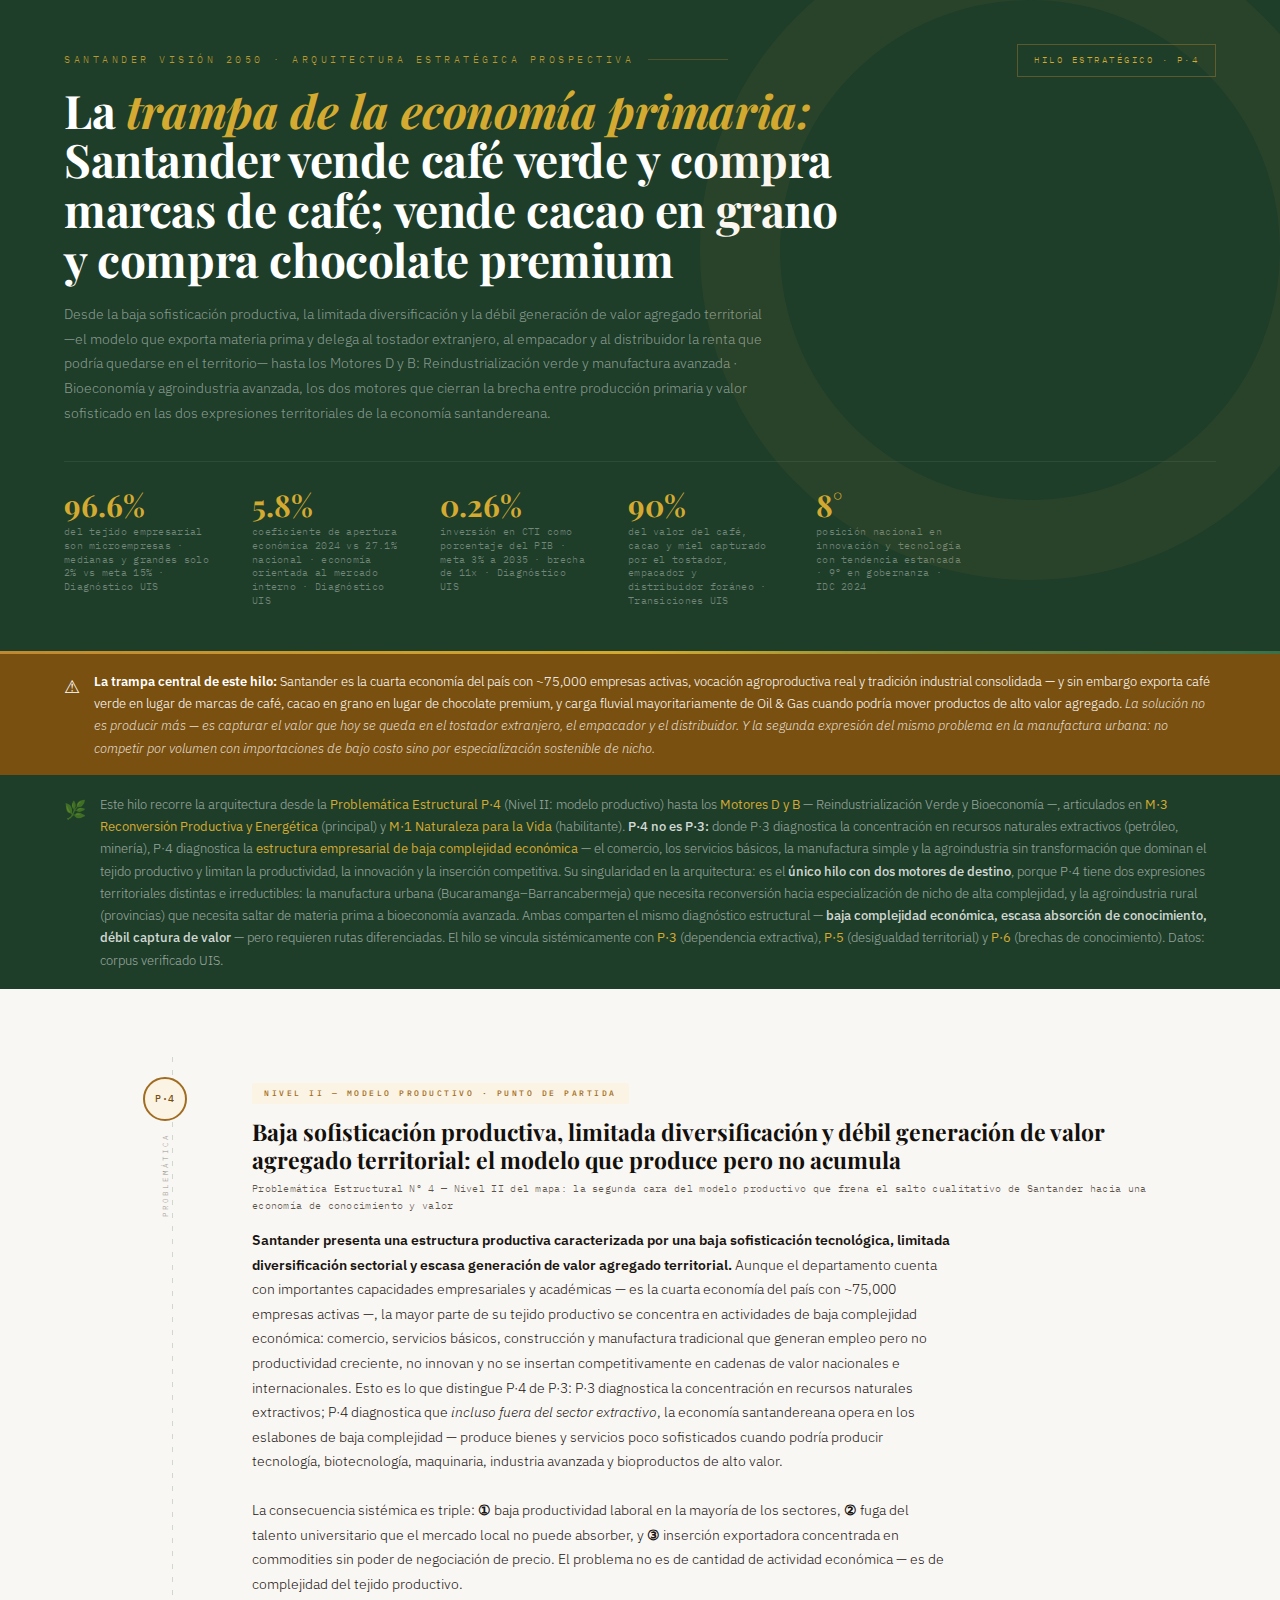
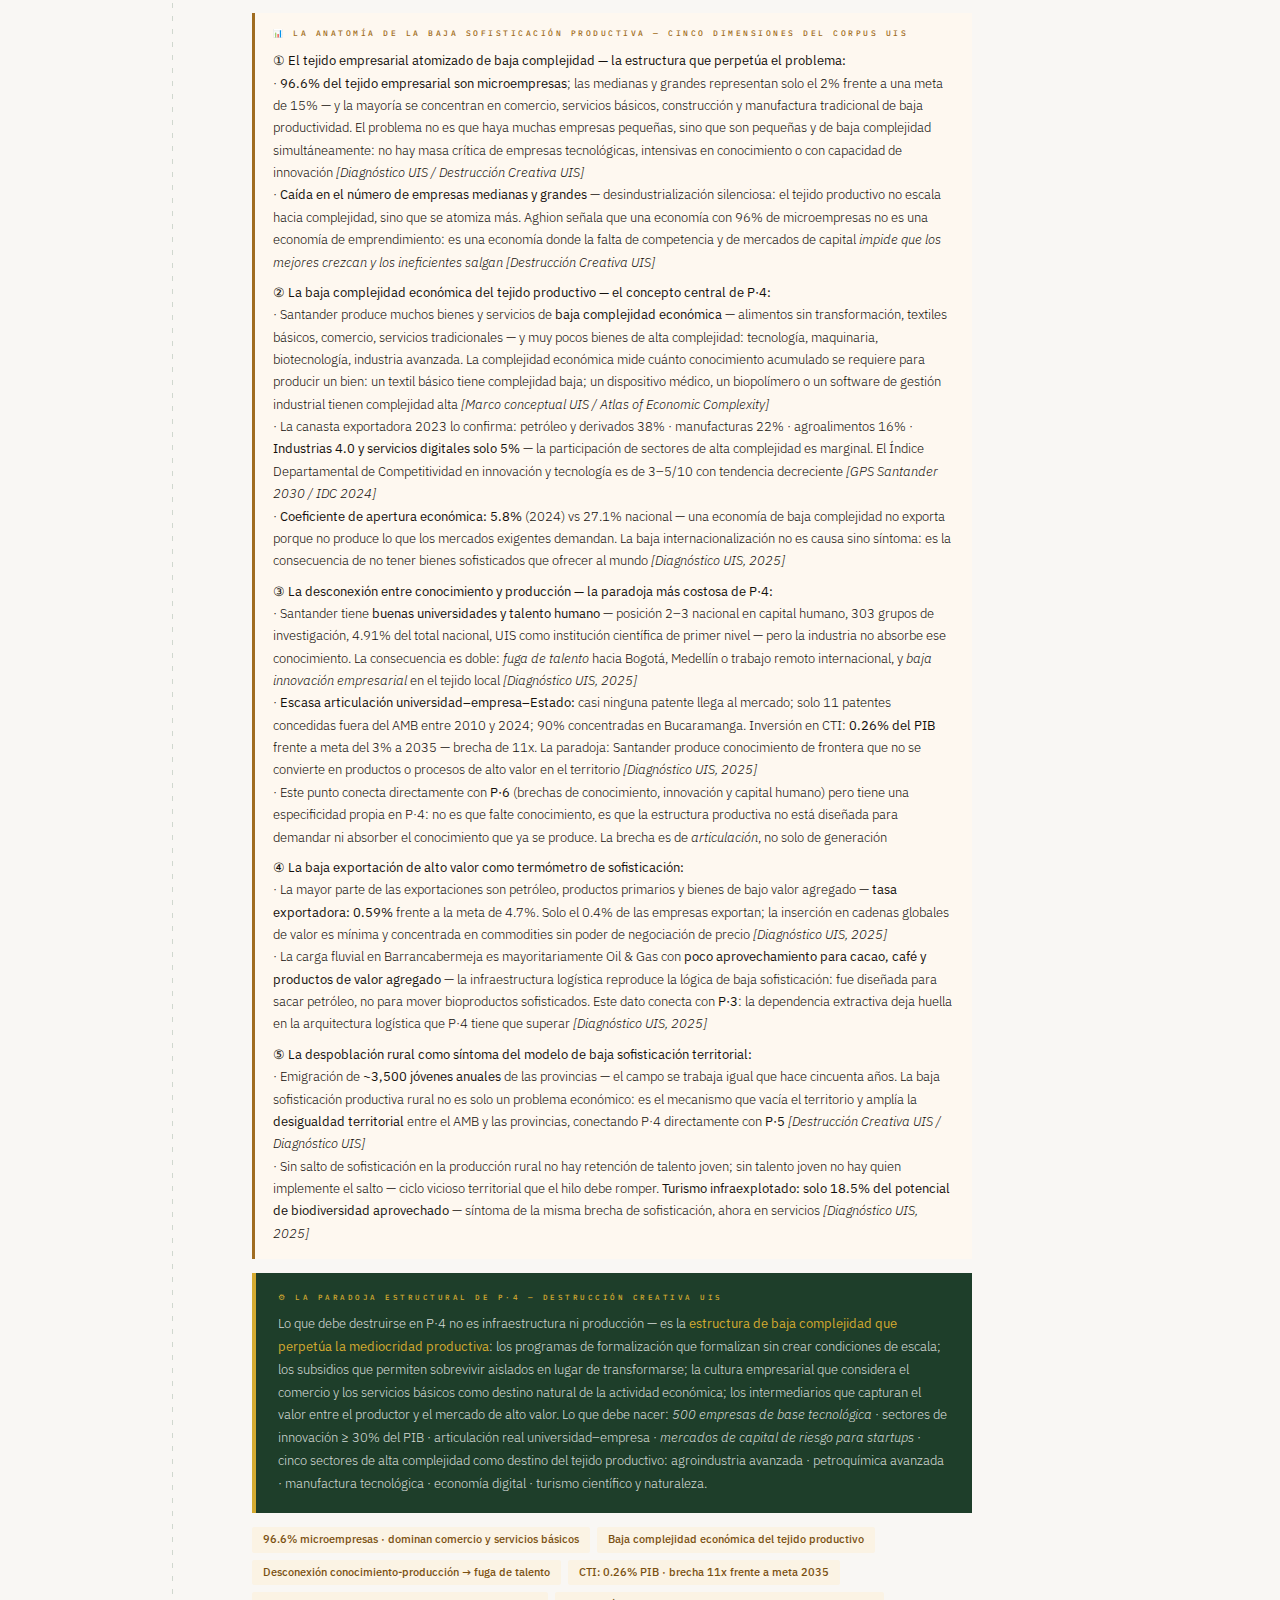
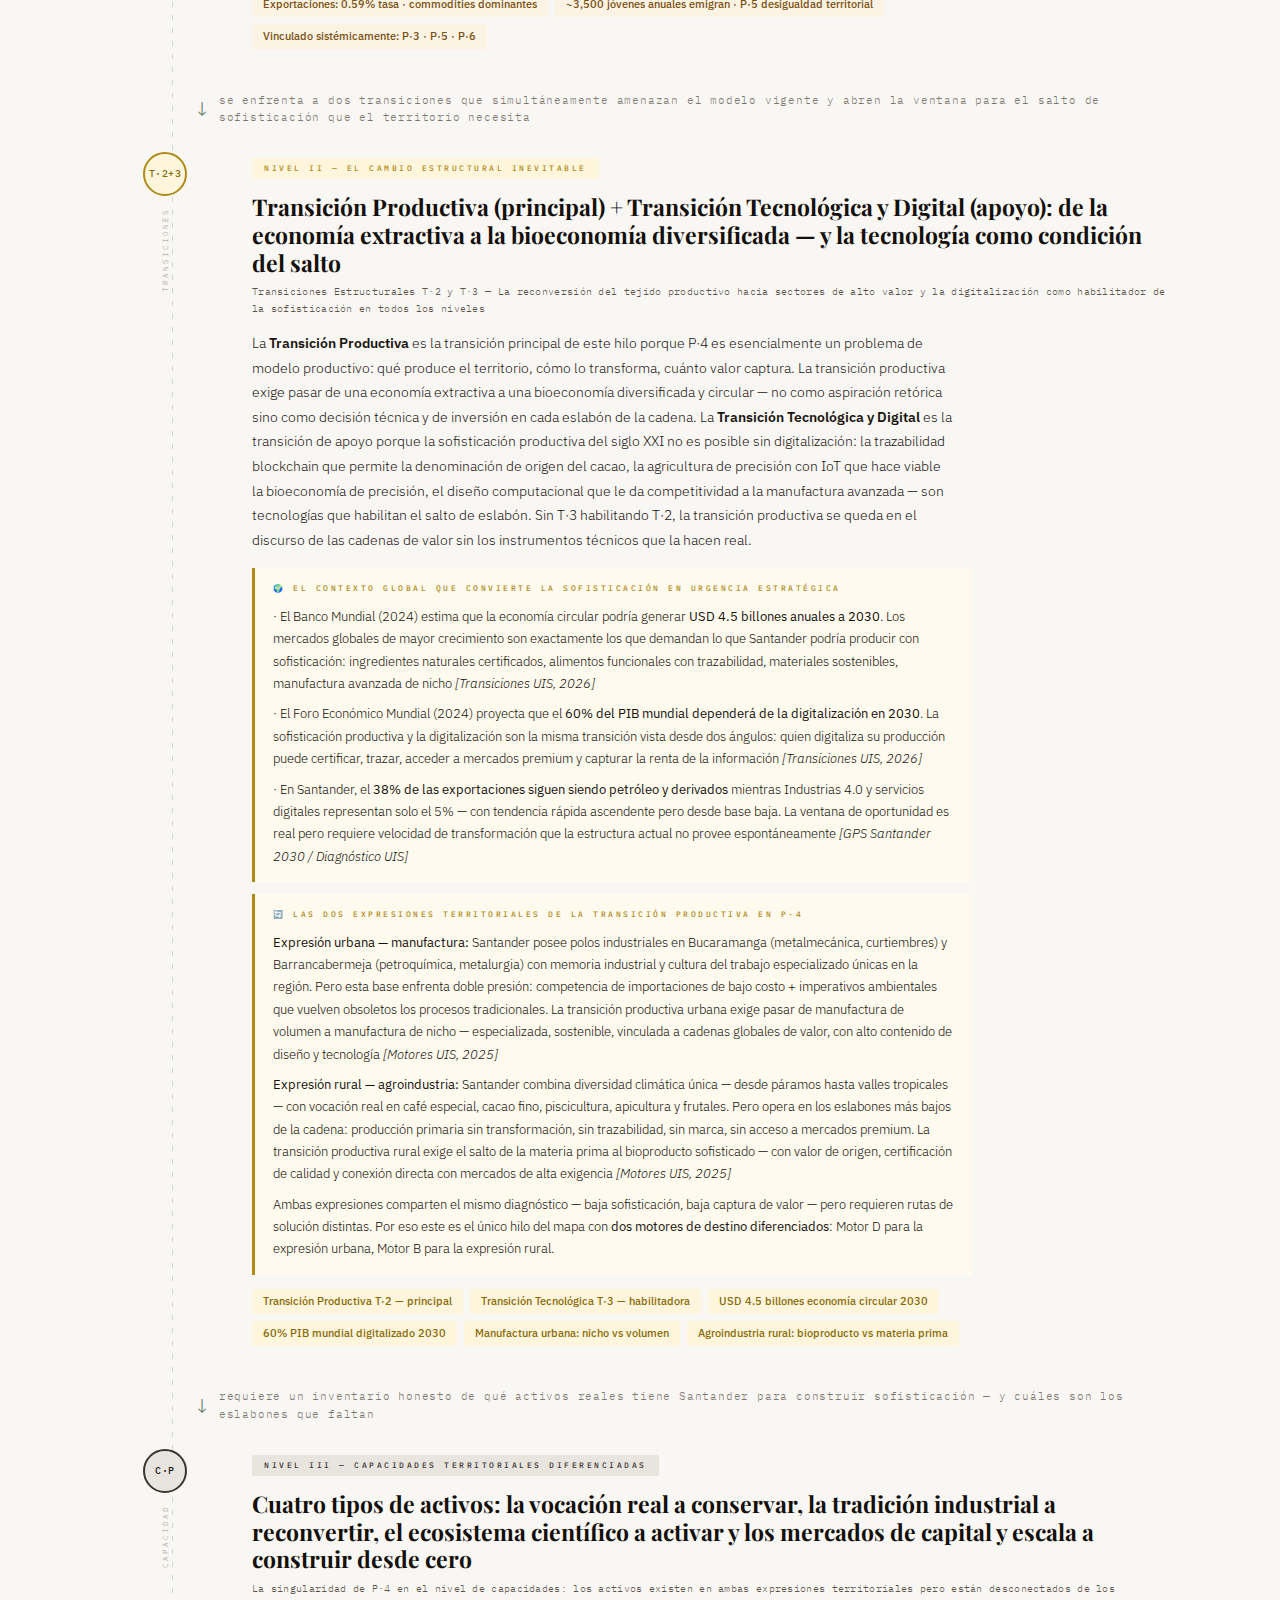
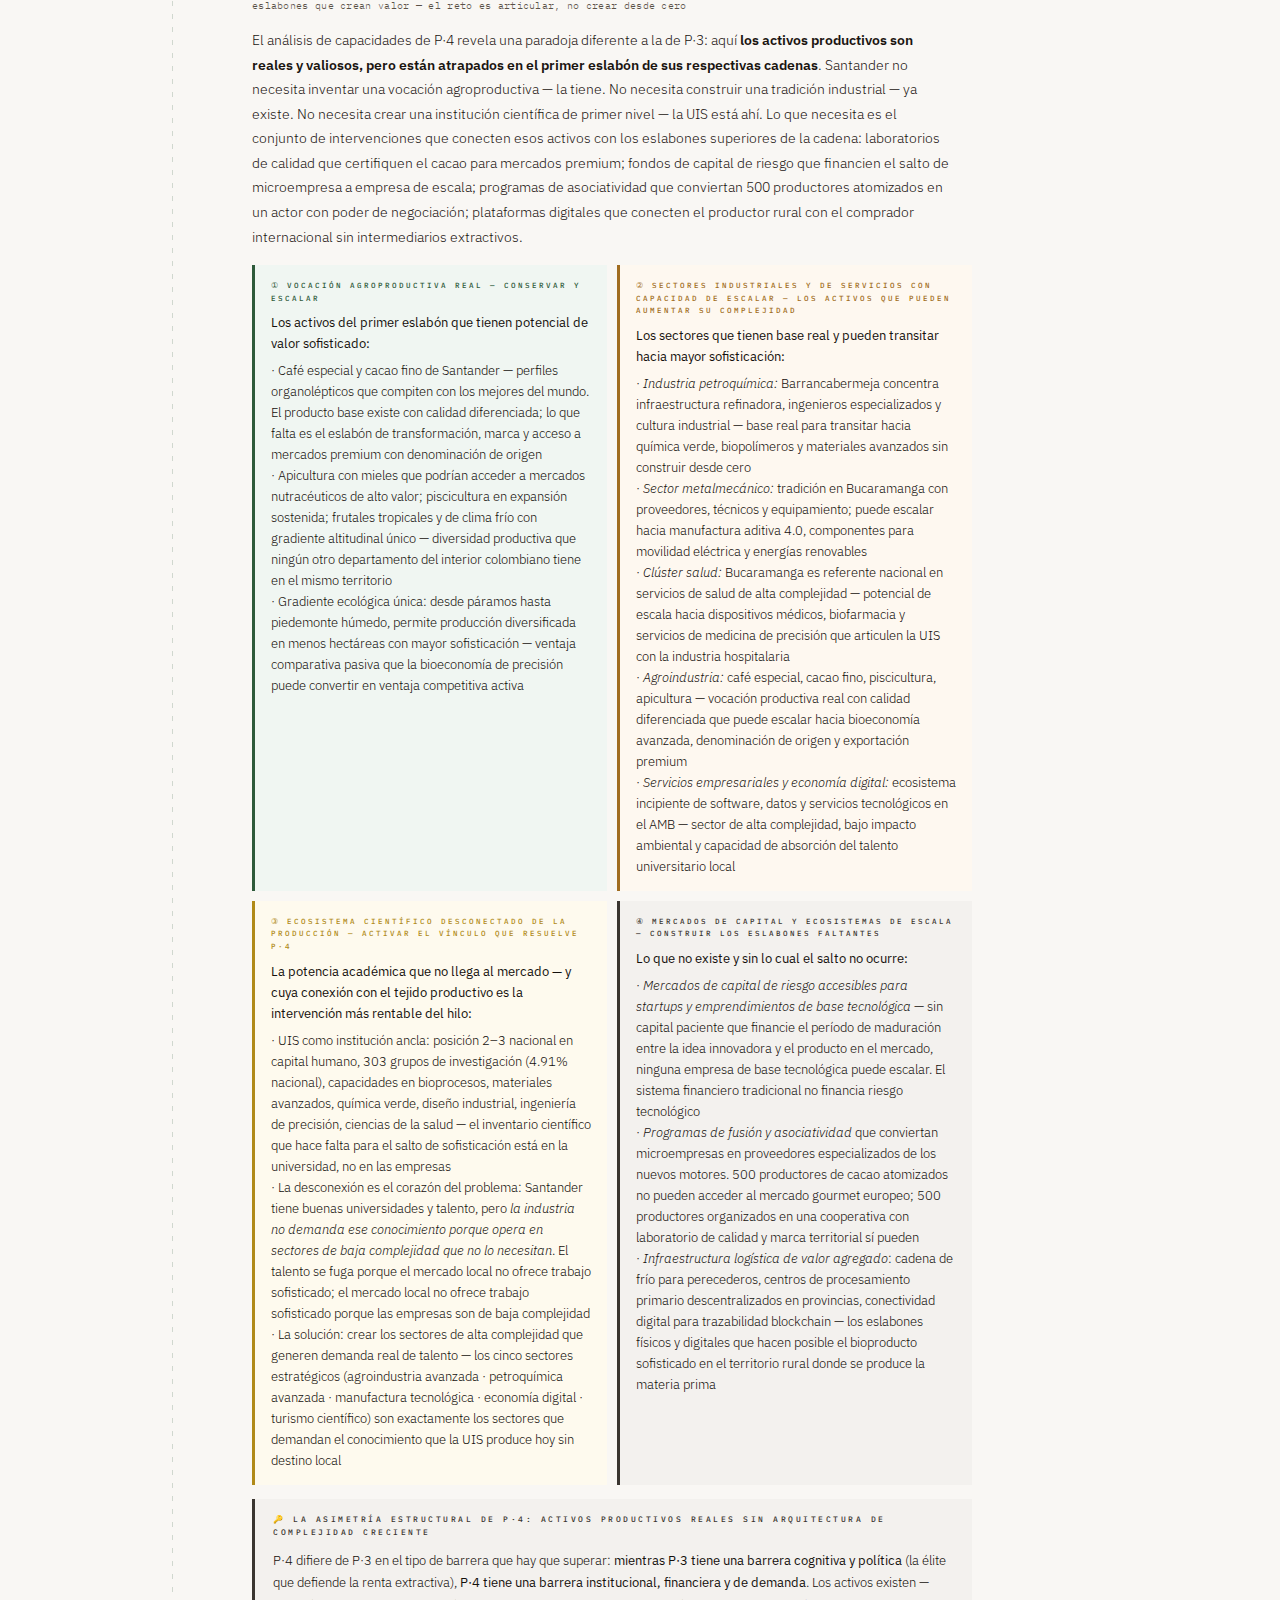
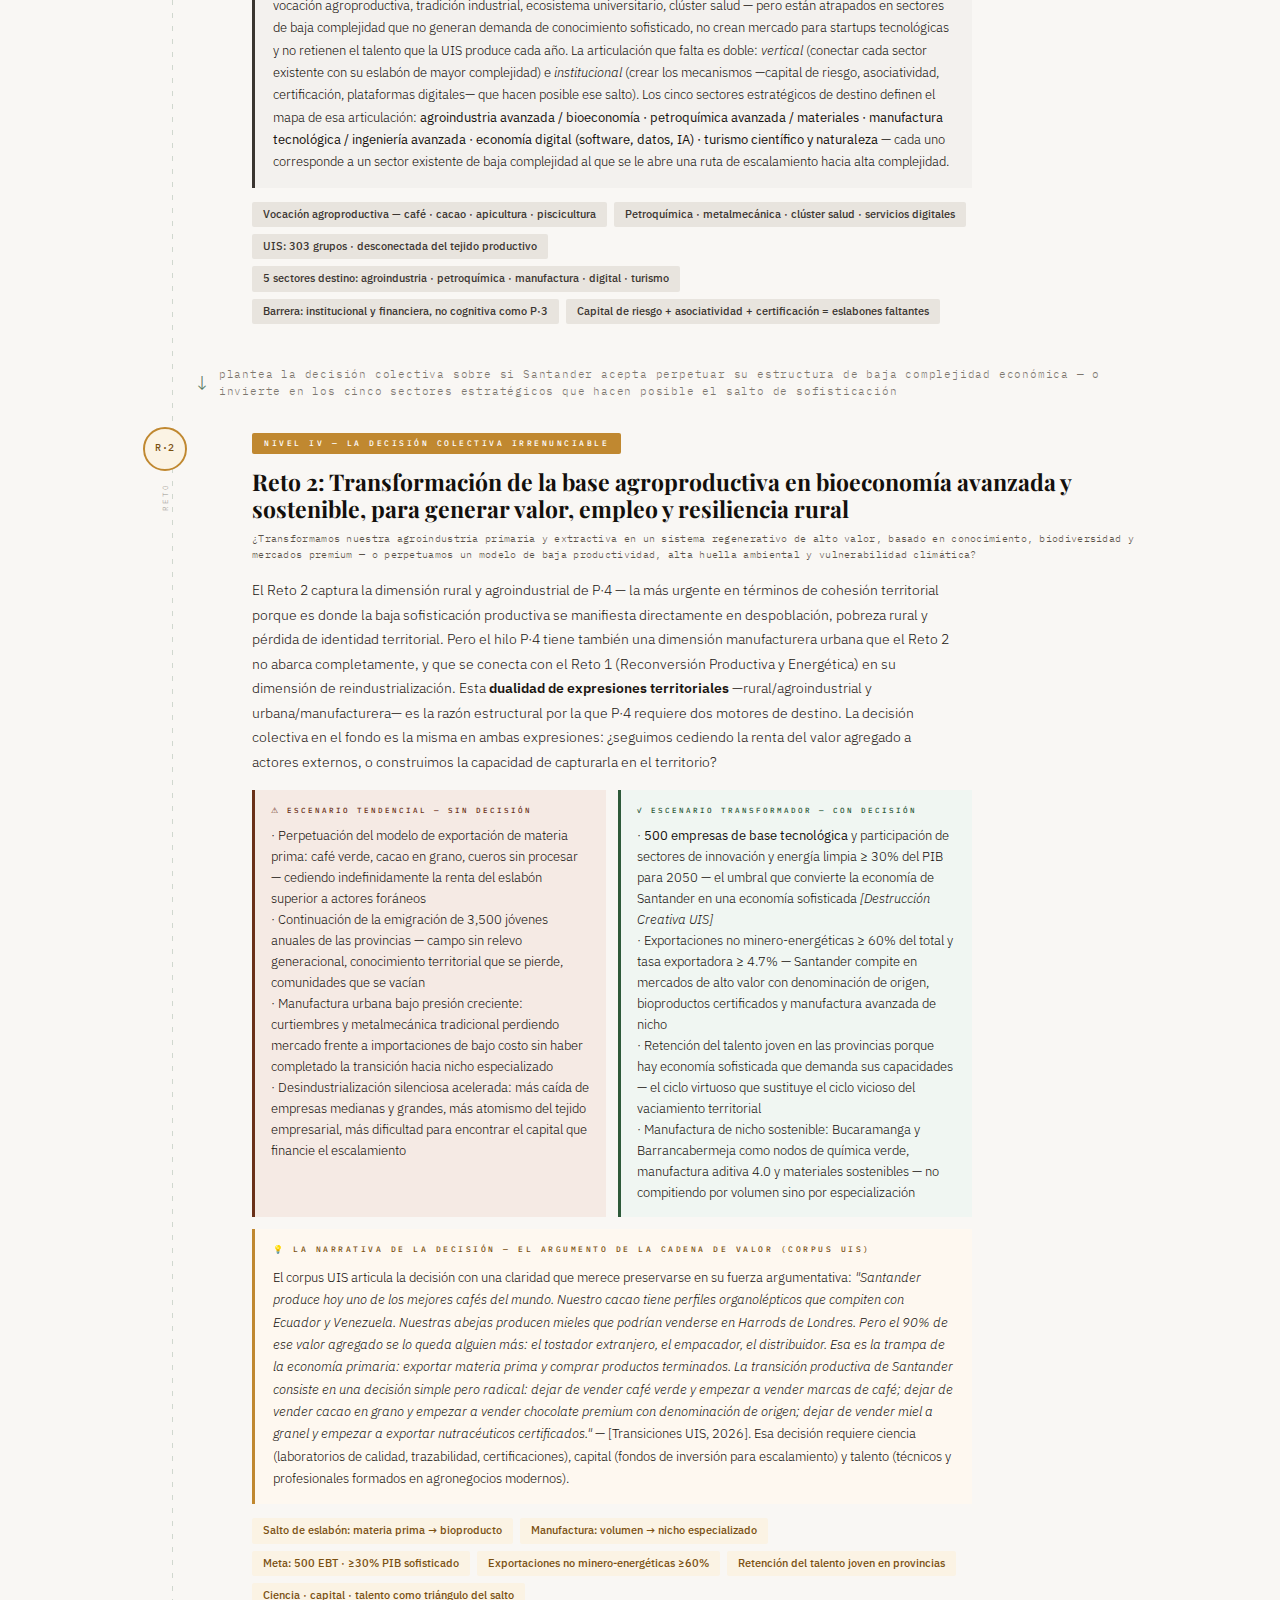
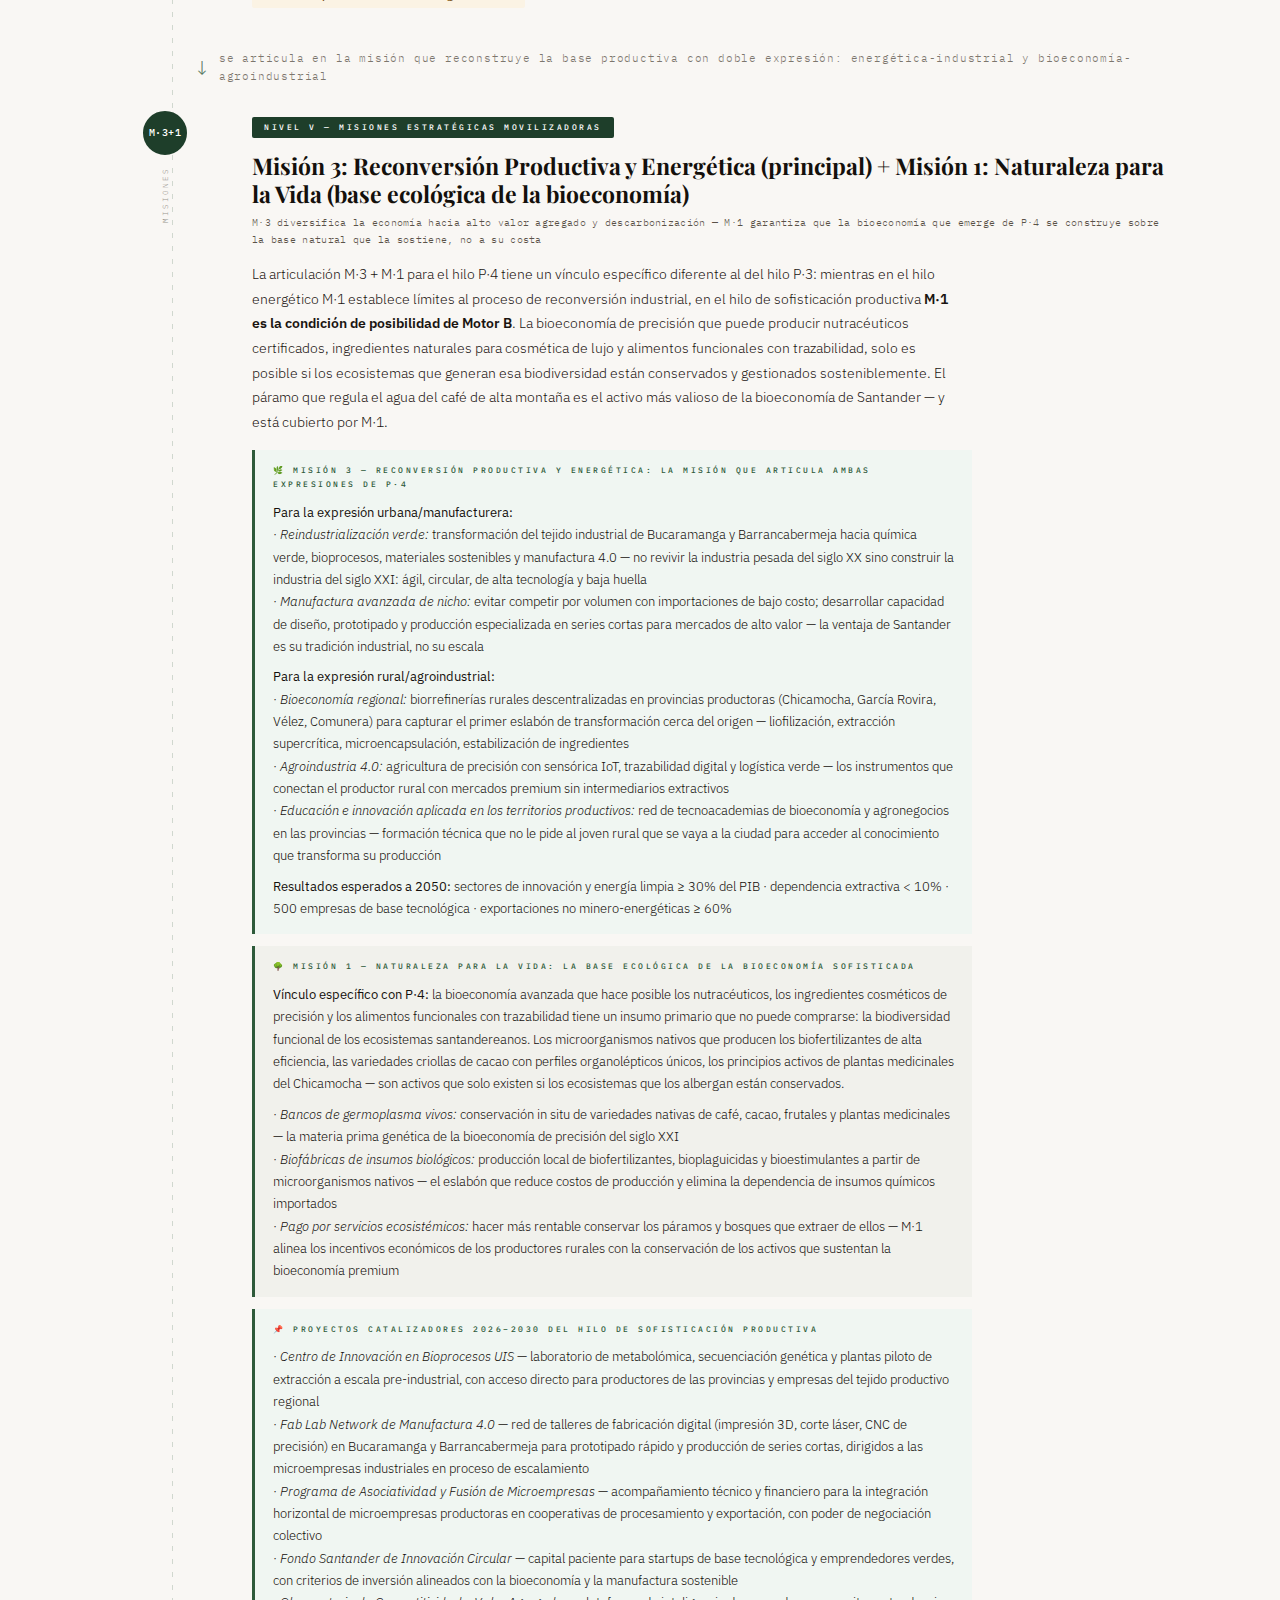
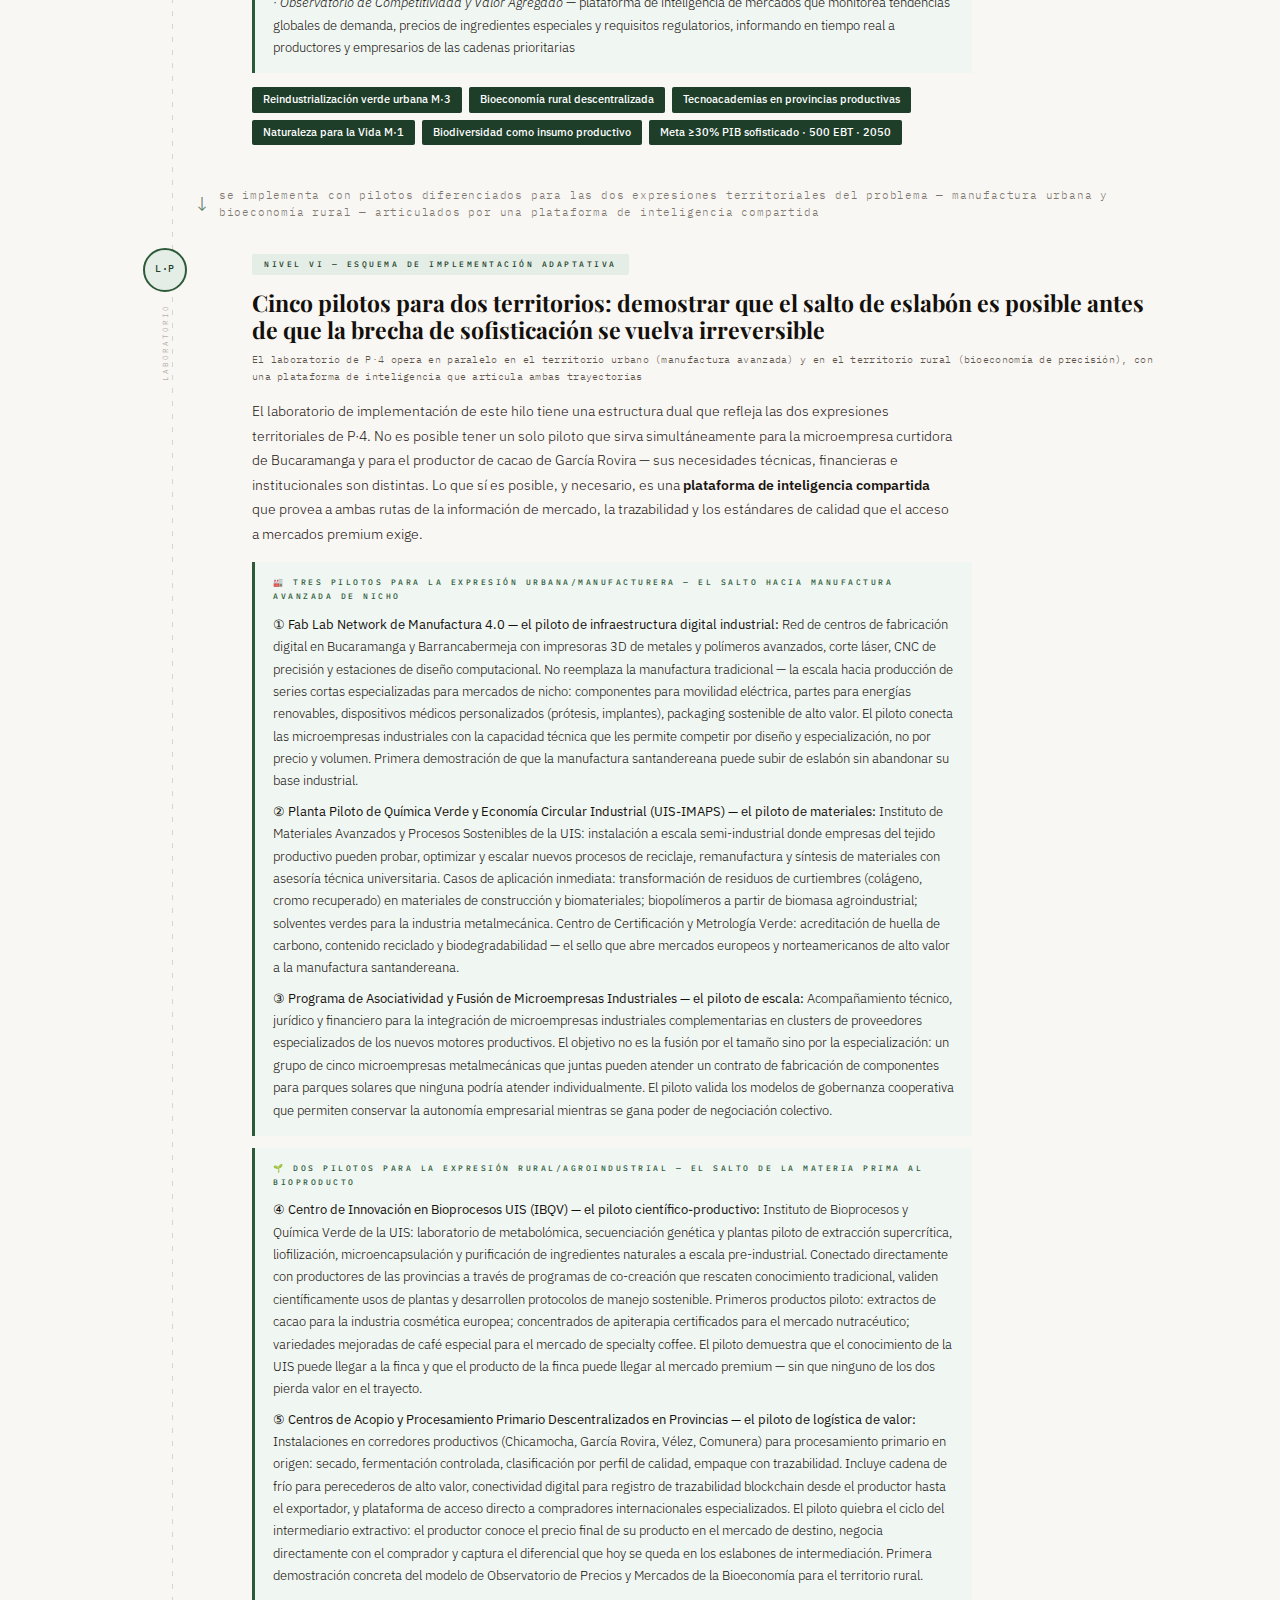
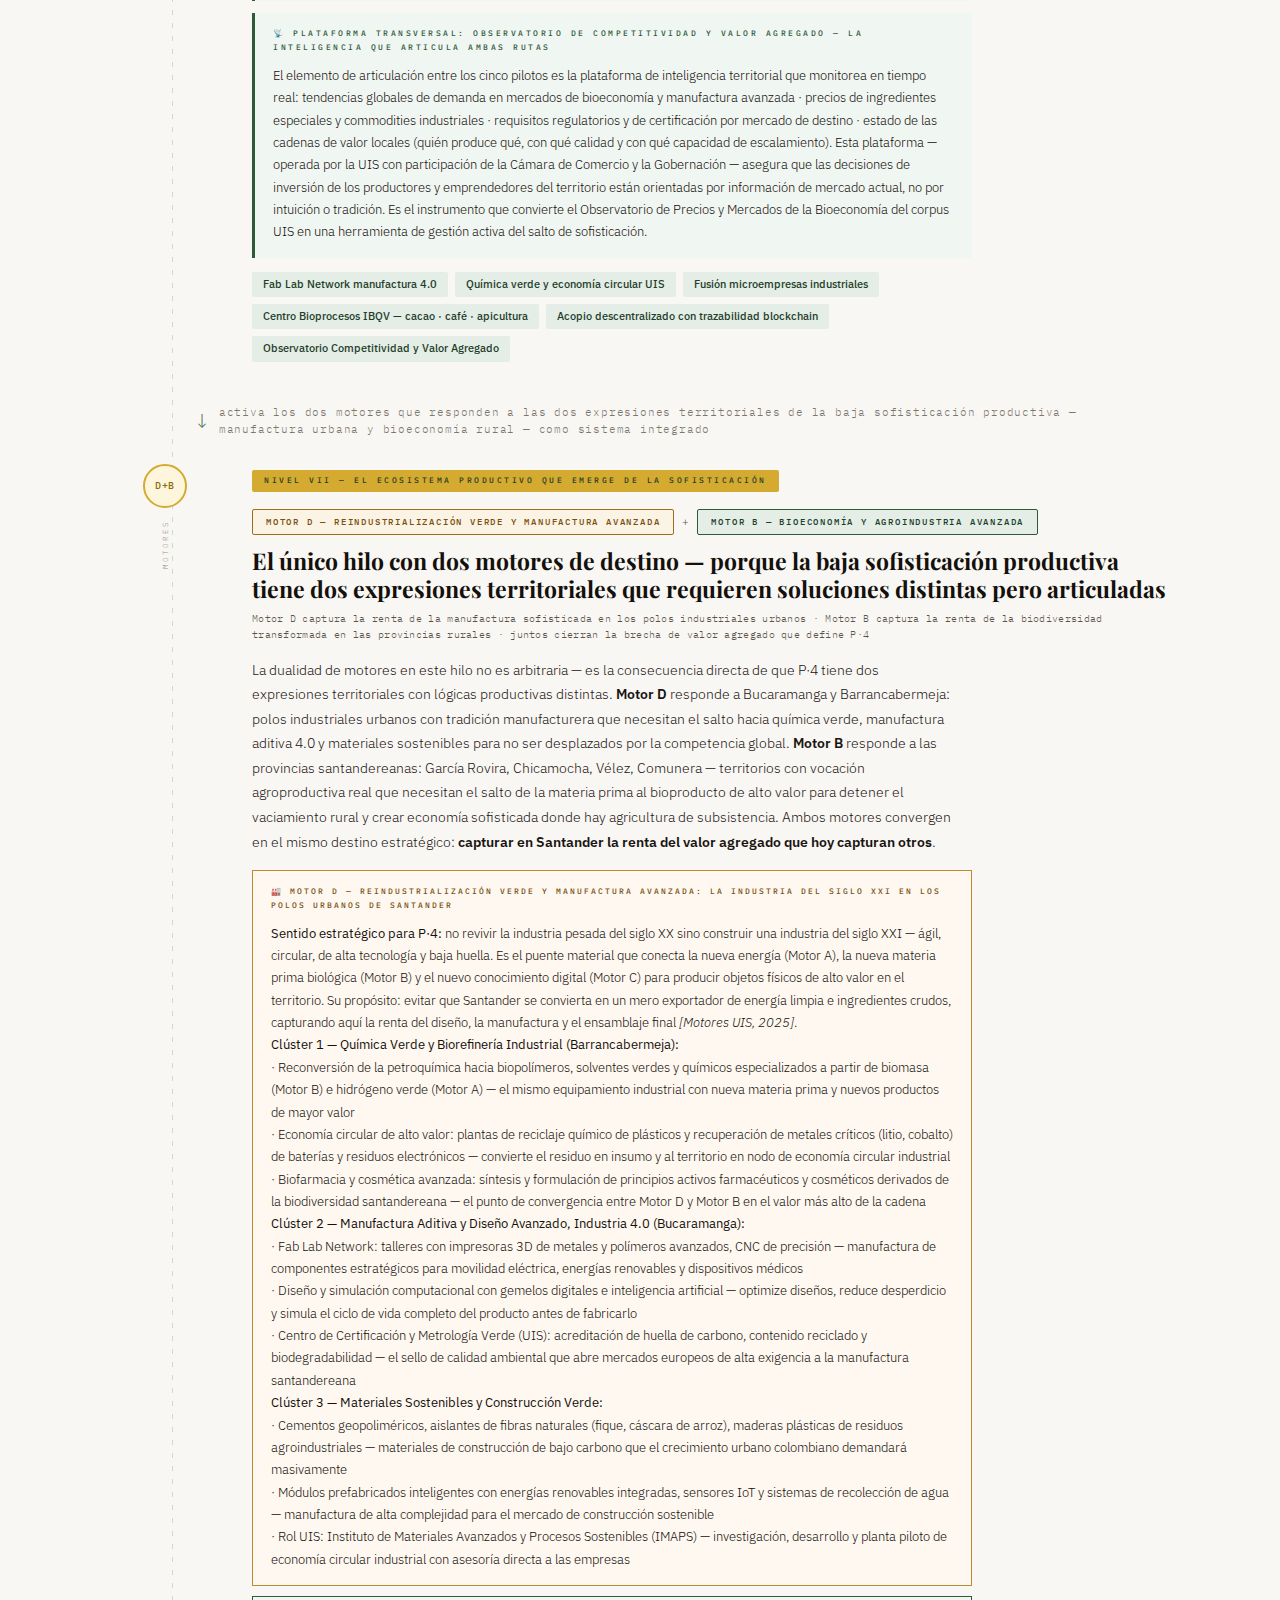
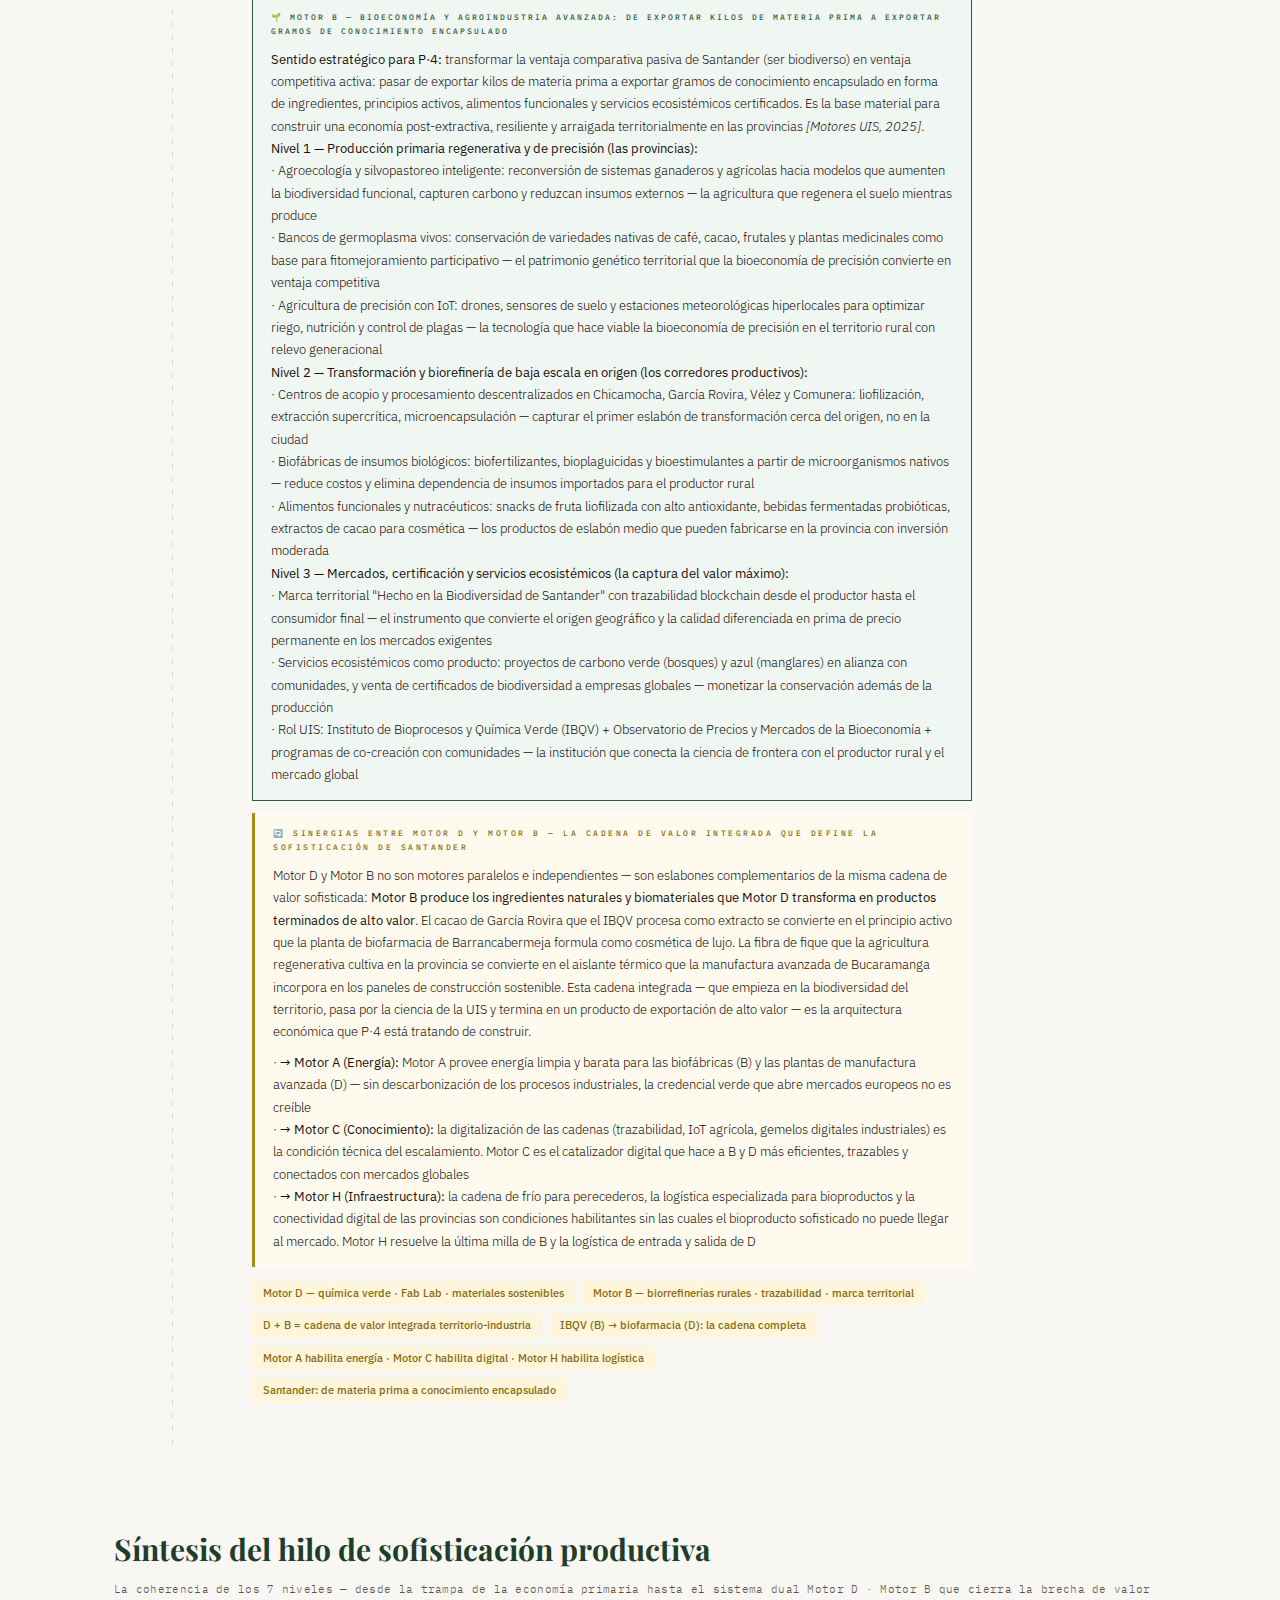
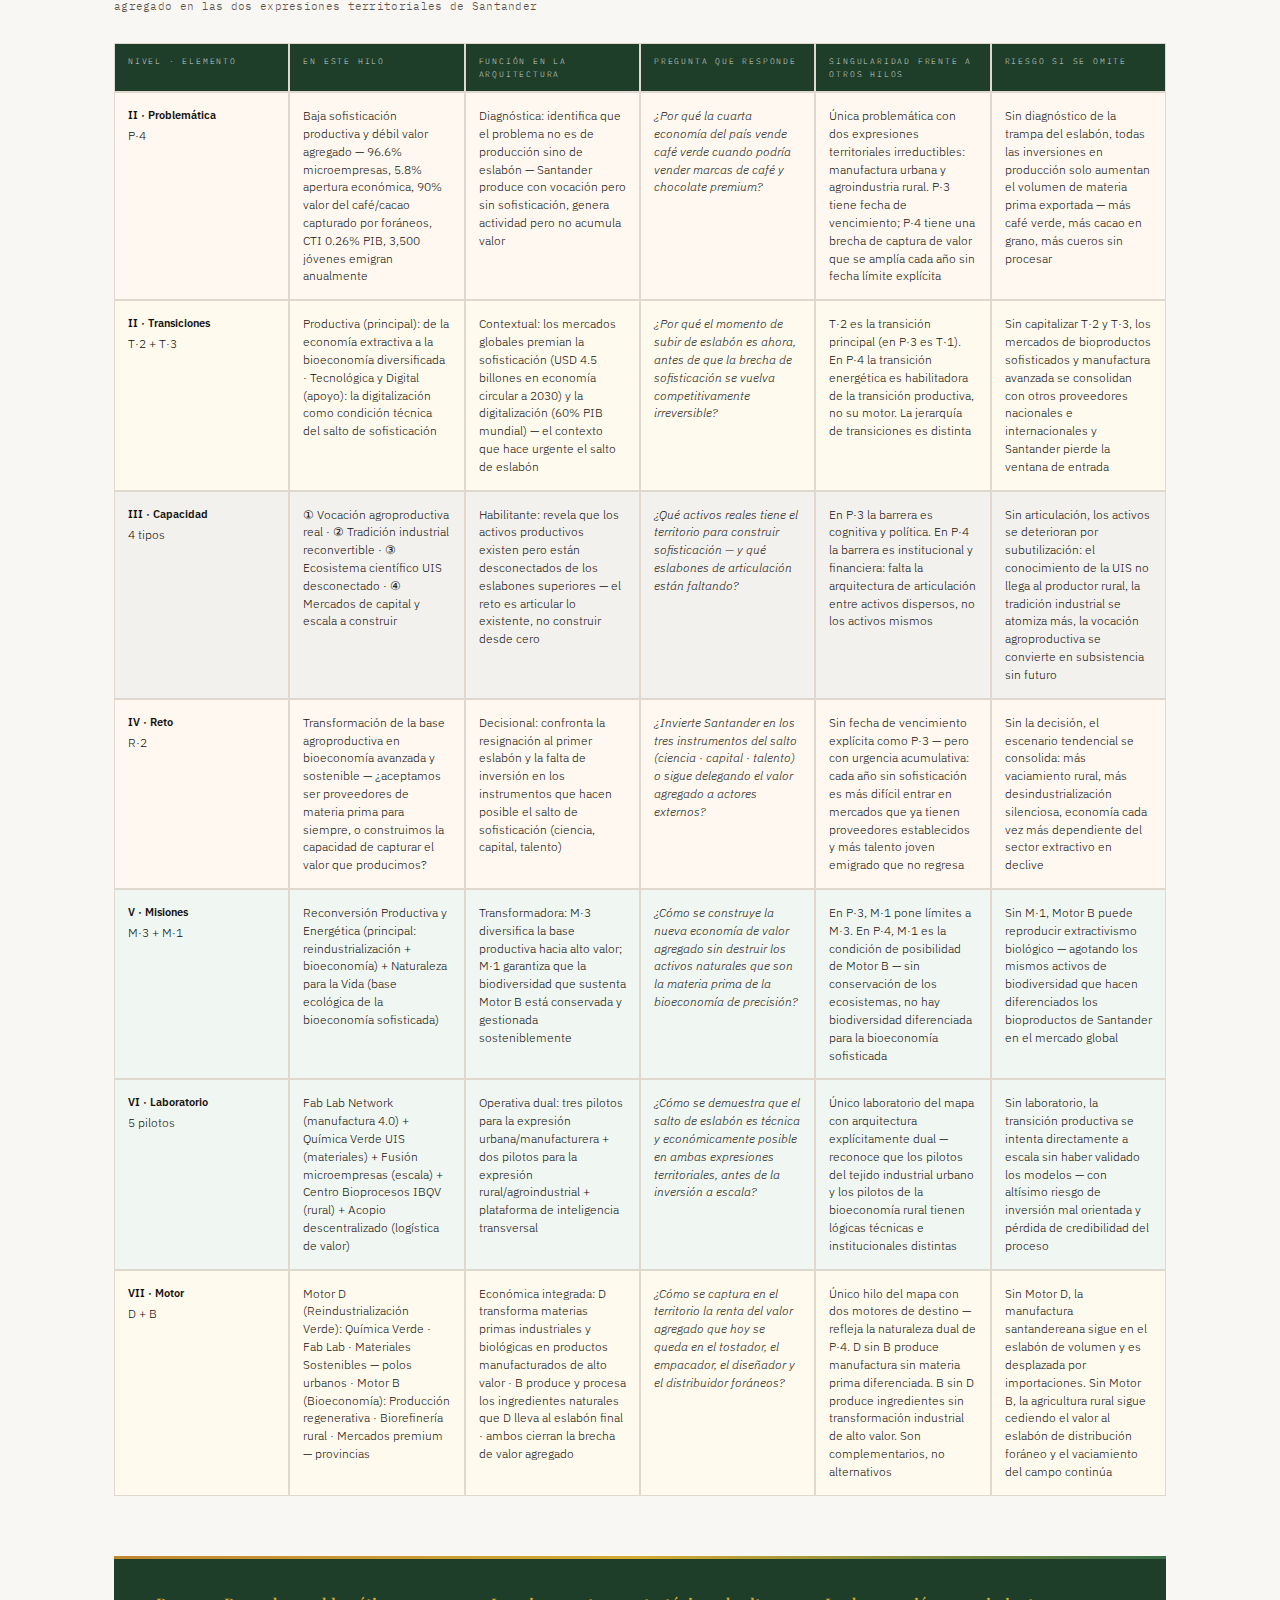
<file: hilo_04_sofisticacion_santander2050.html>
<!DOCTYPE html>
<html lang="es">
<head>
<meta charset="UTF-8">
<meta name="viewport" content="width=device-width, initial-scale=1.0">
<title>Hilo Estratégico — Baja Sofisticación Productiva · Santander Visión 2050</title>
<link href="https://fonts.googleapis.com/css2?family=Playfair+Display:ital,wght@0,400;0,600;0,700;1,400;1,600&family=IBM+Plex+Sans:wght@300;400;500;600&family=IBM+Plex+Mono:wght@400;500&display=swap" rel="stylesheet">
<style>
  :root {
    --forest:      #1E3E2A;
    --forest-mid:  #2E5A3A;
    --forest-sat:  #3A7048;
    --forest-pale: #E4EEE7;
    --forest-wash: #F0F6F2;

    --ocre:        #7A5010;
    --ocre-mid:    #A06C20;
    --ocre-warm:   #C08830;
    --ocre-pale:   #FBF3E4;
    --ocre-wash:   #FEF8F0;

    --gold:        #8A6A08;
    --gold-mid:    #B08A18;
    --gold-bright: #D4AA30;
    --gold-pale:   #FDF6DC;
    --gold-wash:   #FEFAEE;

    --clay:        #6A3018;
    --clay-pale:   #F5EAE4;

    --ink:         #14100C;
    --paper:       #F9F7F4;
    --warm-line:   #E0D8CE;
    --muted:       #5A5248;

    --carbon:      #1C1A18;
    --carbon-mid:  #3A3530;
    --carbon-pale: #E8E4DE;
    --carbon-wash: #F3F1EE;
  }

  * { margin: 0; padding: 0; box-sizing: border-box; }

  body {
    background: var(--paper);
    color: var(--ink);
    font-family: 'IBM Plex Sans', sans-serif;
    font-weight: 300;
    line-height: 1.65;
  }

  /* ======================== HEADER ======================== */
  header {
    background: var(--forest);
    color: #fff;
    padding: 52px 64px 46px;
    position: relative;
    overflow: hidden;
  }
  header::before {
    content: '';
    position: absolute;
    top: -80px; right: -80px;
    width: 500px; height: 500px;
    border-radius: 50%;
    border: 80px solid rgba(192,136,48,0.07);
    pointer-events: none;
  }
  header::after {
    content: '';
    position: absolute;
    bottom: 0; left: 0;
    width: 100%; height: 3px;
    background: linear-gradient(90deg, var(--ocre-warm), var(--gold-bright), var(--forest-sat));
  }
  .h-eyebrow {
    font-family: 'IBM Plex Mono', monospace;
    font-size: 9.5px; letter-spacing: 3.5px;
    text-transform: uppercase;
    color: var(--gold-bright);
    margin-bottom: 18px;
    display: flex; align-items: center; gap: 14px;
    opacity: 0.85;
  }
  .h-eyebrow::after {
    content: ''; flex: 1; max-width: 80px;
    height: 1px; background: rgba(192,136,48,0.35);
  }
  header h1 {
    font-family: 'Playfair Display', serif;
    font-size: clamp(24px, 3.6vw, 46px);
    font-weight: 700; line-height: 1.08;
    max-width: 840px; margin-bottom: 18px;
    letter-spacing: -0.4px;
  }
  header h1 em { font-style: italic; color: var(--gold-bright); }
  header p.lead {
    font-size: 13.5px; line-height: 1.82;
    color: rgba(255,255,255,0.48); max-width: 700px;
  }
  .h-badge {
    position: absolute; top: 44px; right: 64px;
    border: 1px solid rgba(192,136,48,0.38);
    color: var(--gold-bright);
    font-family: 'IBM Plex Mono', monospace;
    font-size: 9px; letter-spacing: 2.5px;
    padding: 8px 16px; text-transform: uppercase;
  }
  .h-stat-bar {
    display: flex; gap: 40px;
    margin-top: 36px; padding-top: 28px;
    border-top: 1px solid rgba(255,255,255,0.07);
    flex-wrap: wrap;
  }
  .h-stat .num {
    font-family: 'Playfair Display', serif;
    font-size: 30px; font-weight: 700;
    color: var(--gold-bright); line-height: 1;
    display: block;
  }
  .h-stat .desc {
    font-size: 9.5px; color: rgba(255,255,255,0.38);
    margin-top: 5px;
    font-family: 'IBM Plex Mono', monospace;
    letter-spacing: 0.3px; max-width: 148px; line-height: 1.45;
    display: block;
  }

  /* FRANJA TRAMPA */
  .trap-bar {
    background: var(--ocre);
    color: #fff;
    padding: 16px 64px;
    font-size: 12.5px; line-height: 1.78;
    display: flex; align-items: flex-start; gap: 14px;
  }
  .trap-bar .icon { font-size: 18px; flex-shrink: 0; margin-top: 1px; }
  .trap-bar strong { font-weight: 600; }
  .trap-bar em { font-style: italic; color: rgba(255,255,255,0.82); }

  .intro-strip {
    background: var(--forest);
    color: rgba(255,255,255,0.55);
    padding: 18px 64px;
    font-size: 12.5px; line-height: 1.78;
    display: flex; align-items: flex-start; gap: 14px;
  }
  .intro-strip .icon { font-size: 18px; flex-shrink: 0; margin-top: 1px; }
  .intro-strip strong { color: var(--gold-bright); }
  .intro-strip em { color: rgba(255,255,255,0.82); font-style: normal; font-weight: 500; }

  /* ======================== CUERPO ======================== */
  .body-wrap {
    max-width: 1140px; margin: 0 auto;
    padding: 68px 44px 80px;
    position: relative;
  }
  .body-wrap::before {
    content: '';
    position: absolute;
    left: 102px; top: 68px; bottom: 80px; width: 1px;
    background: repeating-linear-gradient(
      to bottom,
      var(--forest-mid) 0px, var(--forest-mid) 5px,
      transparent 5px, transparent 13px
    );
    opacity: 0.2;
  }

  .node {
    display: grid;
    grid-template-columns: 102px 1fr;
    margin-bottom: 6px;
    position: relative;
  }
  .marker {
    display: flex; flex-direction: column;
    align-items: center; padding-top: 20px; z-index: 2;
  }
  .bubble {
    width: 44px; height: 44px; border-radius: 50%;
    display: flex; align-items: center; justify-content: center;
    font-family: 'IBM Plex Mono', monospace;
    font-size: 10px; font-weight: 500;
    flex-shrink: 0; border: 2px solid;
    letter-spacing: 0.5px;
  }
  .side-label {
    font-family: 'IBM Plex Mono', monospace;
    font-size: 7.5px; letter-spacing: 2px;
    text-transform: uppercase;
    writing-mode: vertical-rl;
    transform: rotate(180deg);
    color: var(--muted); margin-top: 12px;
    white-space: nowrap; opacity: 0.6;
  }
  .content { padding: 20px 0 22px 36px; }

  .step-pill {
    display: inline-flex; align-items: center; gap: 8px;
    font-family: 'IBM Plex Mono', monospace;
    font-size: 8px; letter-spacing: 2.5px;
    text-transform: uppercase;
    padding: 4px 12px; margin-bottom: 14px;
    font-weight: 500; border-radius: 2px;
  }
  .node-h {
    font-family: 'Playfair Display', serif;
    font-size: 23px; font-weight: 700;
    line-height: 1.2; margin-bottom: 8px;
  }
  .node-sub {
    font-family: 'IBM Plex Mono', monospace;
    font-size: 10px; color: var(--muted);
    margin-bottom: 14px; letter-spacing: 0.3px;
  }
  .node-text {
    font-size: 13.5px; line-height: 1.82;
    color: #1A1410; max-width: 700px; margin-bottom: 16px;
  }
  .node-text strong { font-weight: 600; }

  .box {
    border-left: 3px solid;
    padding: 14px 18px; margin: 12px 0;
    font-size: 13px; line-height: 1.72; max-width: 720px;
  }
  .box .bt {
    font-family: 'IBM Plex Mono', monospace;
    font-size: 8px; letter-spacing: 2.5px;
    text-transform: uppercase;
    margin-bottom: 10px; font-weight: 500; display: block;
  }
  .box p { margin-bottom: 8px; }
  .box p:last-child { margin-bottom: 0; }

  .tags {
    display: flex; flex-wrap: wrap;
    gap: 7px; margin: 14px 0; max-width: 720px;
  }
  .tag {
    font-size: 10.5px; padding: 4px 11px; border-radius: 2px;
    font-family: 'IBM Plex Sans', sans-serif; font-weight: 500;
  }

  .arrow-row {
    display: flex; align-items: center;
    padding-left: 82px; margin: 2px 0 6px; gap: 10px;
    color: var(--muted);
    font-size: 10.5px;
    font-family: 'IBM Plex Mono', monospace;
    letter-spacing: 0.8px; opacity: 0.78;
  }
  .arrow-row .arr { font-size: 20px; line-height: 1; color: var(--forest-mid); }

  /* ======================== COLORES POR NIVEL ======================== */
  .n1 .bubble { background: var(--ocre-pale); color: var(--ocre); border-color: var(--ocre-mid); }
  .n1 .step-pill { background: var(--ocre-pale); color: var(--ocre-mid); }
  .n1 .box { border-color: var(--ocre-mid); background: var(--ocre-wash); }
  .n1 .box .bt { color: var(--ocre-mid); }
  .n1 .tag { background: var(--ocre-pale); color: var(--ocre); }

  .n2 .bubble { background: var(--gold-pale); color: var(--gold); border-color: var(--gold-mid); }
  .n2 .step-pill { background: var(--gold-pale); color: var(--gold-mid); }
  .n2 .box { border-color: var(--gold-mid); background: var(--gold-wash); }
  .n2 .box .bt { color: var(--gold-mid); }
  .n2 .tag { background: var(--gold-pale); color: var(--gold); }

  .n3 .bubble { background: var(--carbon-pale); color: var(--carbon); border-color: var(--carbon-mid); }
  .n3 .step-pill { background: var(--carbon-pale); color: var(--carbon-mid); }
  .n3 .box { border-color: var(--carbon-mid); background: var(--carbon-wash); }
  .n3 .box .bt { color: var(--carbon-mid); }
  .n3 .tag { background: var(--carbon-pale); color: var(--carbon-mid); }

  .n4 .bubble { background: var(--ocre-pale); color: var(--ocre); border-color: var(--ocre-warm); }
  .n4 .step-pill { background: var(--ocre-warm); color: #fff; }
  .n4 .box { border-color: var(--ocre-warm); background: var(--ocre-wash); }
  .n4 .box .bt { color: var(--ocre); }
  .n4 .tag { background: var(--ocre-pale); color: var(--ocre); }

  .n5 .bubble { background: var(--forest); color: #fff; border-color: var(--forest); }
  .n5 .step-pill { background: var(--forest); color: #fff; }
  .n5 .box { border-color: var(--forest-mid); background: var(--forest-wash); }
  .n5 .box .bt { color: var(--forest-mid); }
  .n5 .tag { background: var(--forest); color: #fff; }

  .n6 .bubble { background: var(--forest-pale); color: var(--forest); border-color: var(--forest-mid); }
  .n6 .step-pill { background: var(--forest-pale); color: var(--forest); }
  .n6 .box { border-color: var(--forest-mid); background: var(--forest-wash); }
  .n6 .box .bt { color: var(--forest-mid); }
  .n6 .tag { background: var(--forest-pale); color: var(--forest); }

  .n7 .bubble { background: var(--gold-pale); color: var(--gold); border-color: var(--gold-bright); }
  .n7 .step-pill { background: var(--gold-bright); color: var(--forest); }
  .n7 .box { border-color: var(--gold-mid); background: var(--gold-wash); }
  .n7 .box .bt { color: var(--gold); }
  .n7 .tag { background: var(--gold-pale); color: var(--gold); }

  /* GRILLA CAPACIDADES */
  .cap-grid {
    display: grid; grid-template-columns: 1fr 1fr;
    gap: 10px; max-width: 720px; margin: 14px 0;
  }
  .cap-cell {
    padding: 14px 16px;
    font-size: 12.5px; line-height: 1.68;
  }
  .cap-label {
    font-family: 'IBM Plex Mono', monospace;
    font-size: 7.5px; letter-spacing: 2px;
    text-transform: uppercase; font-weight: 500;
    margin-bottom: 8px; display: block;
  }

  /* SPLIT ESCENARIOS */
  .box-split {
    display: grid; grid-template-columns: 1fr 1fr;
    gap: 12px; max-width: 720px; margin: 12px 0;
  }
  .box-inaction {
    border-left: 3px solid var(--clay);
    background: var(--clay-pale);
    padding: 14px 16px; font-size: 12.5px; line-height: 1.68;
  }
  .box-action {
    border-left: 3px solid var(--forest-mid);
    background: var(--forest-wash);
    padding: 14px 16px; font-size: 12.5px; line-height: 1.68;
  }
  .bt2 {
    font-family: 'IBM Plex Mono', monospace;
    font-size: 7.5px; letter-spacing: 2px;
    text-transform: uppercase; font-weight: 500;
    margin-bottom: 8px; display: block;
  }
  .box-inaction .bt2 { color: var(--clay); }
  .box-action .bt2 { color: var(--forest-mid); }

  /* DATO CRÍTICO */
  .critical-box {
    background: var(--forest);
    color: #fff;
    padding: 18px 22px; margin: 14px 0;
    max-width: 720px;
    border-left: 4px solid var(--gold-bright);
  }
  .critical-box .cb {
    font-family: 'IBM Plex Mono', monospace;
    font-size: 7.5px; letter-spacing: 2.5px;
    text-transform: uppercase; font-weight: 500;
    color: var(--gold-bright); margin-bottom: 10px; display: block;
  }
  .critical-box p { font-size: 13px; line-height: 1.75; color: rgba(255,255,255,0.82); }
  .critical-box strong { color: var(--gold-bright); }

  /* CAPA MOTOR */
  .layer-box {
    border: 1px solid var(--ocre-warm);
    background: var(--ocre-wash);
    padding: 14px 18px; margin: 10px 0;
    max-width: 720px; font-size: 13px; line-height: 1.72;
  }
  .layer-box .lb {
    font-family: 'IBM Plex Mono', monospace;
    font-size: 8px; letter-spacing: 2px;
    text-transform: uppercase; font-weight: 500;
    color: var(--ocre); margin-bottom: 10px; display: block;
  }
  .layer-box-b {
    border: 1px solid var(--forest-mid);
    background: var(--forest-wash);
    padding: 14px 18px; margin: 10px 0;
    max-width: 720px; font-size: 13px; line-height: 1.72;
  }
  .layer-box-b .lb {
    font-family: 'IBM Plex Mono', monospace;
    font-size: 8px; letter-spacing: 2px;
    text-transform: uppercase; font-weight: 500;
    color: var(--forest-mid); margin-bottom: 10px; display: block;
  }

  /* TABLA SÍNTESIS */
  .synthesis {
    max-width: 1140px; margin: 0 auto; padding: 0 44px 60px;
  }
  .synthesis h2 {
    font-family: 'Playfair Display', serif;
    font-size: 30px; font-weight: 700;
    margin-bottom: 6px; color: var(--forest);
  }
  .synthesis .sub {
    font-family: 'IBM Plex Mono', monospace;
    font-size: 10.5px; color: var(--muted);
    margin-bottom: 28px; letter-spacing: 0.3px;
  }
  .synth-wrap {
    display: grid; grid-template-columns: repeat(6, 1fr);
    gap: 2px; background: var(--warm-line);
    border: 1px solid var(--warm-line);
  }
  .sc {
    background: var(--paper);
    padding: 14px 13px; font-size: 11.5px; line-height: 1.55;
  }
  .sc.head {
    background: var(--forest);
    color: rgba(255,255,255,0.78);
    font-family: 'IBM Plex Mono', monospace;
    font-size: 8px; letter-spacing: 1.8px;
    text-transform: uppercase; padding: 11px 13px;
  }
  .sc strong { display: block; font-size: 11px; font-weight: 600; margin-bottom: 3px; }

  /* DIFERENCIADORES */
  .diff-section {
    max-width: 1140px; margin: 0 auto; padding: 0 44px 50px;
  }
  .diff-inner {
    background: var(--forest);
    color: rgba(255,255,255,0.68);
    padding: 38px 42px;
    display: grid; grid-template-columns: 1fr 1fr 1fr;
    gap: 36px; position: relative;
  }
  .diff-inner::before {
    content: '';
    position: absolute; top: 0; left: 0;
    width: 100%; height: 3px;
    background: linear-gradient(90deg, var(--ocre-warm), var(--gold-bright), var(--forest-sat));
  }
  .diff-inner h3 {
    font-family: 'Playfair Display', serif;
    font-size: 16px; font-weight: 600;
    color: var(--gold-bright);
    margin-bottom: 10px; line-height: 1.25;
  }
  .diff-inner p { font-size: 12.5px; line-height: 1.78; }

  /* DOBLE MOTOR BADGE */
  .dual-motor {
    display: inline-flex; gap: 8px;
    align-items: center; flex-wrap: wrap;
    margin-bottom: 12px;
  }
  .motor-pill {
    font-family: 'IBM Plex Mono', monospace;
    font-size: 9px; letter-spacing: 1.8px;
    text-transform: uppercase; font-weight: 500;
    padding: 5px 13px; border-radius: 2px;
  }
  .motor-d { background: var(--ocre-pale); color: var(--ocre); border: 1px solid var(--ocre-mid); }
  .motor-b { background: var(--forest-pale); color: var(--forest); border: 1px solid var(--forest-mid); }
  .motor-sep { color: var(--muted); font-size: 11px; }

  footer {
    background: var(--ink);
    color: rgba(255,255,255,0.28);
    padding: 20px 64px;
    font-family: 'IBM Plex Mono', monospace;
    font-size: 9.5px; letter-spacing: 0.5px;
    display: flex; justify-content: space-between;
    align-items: center; flex-wrap: wrap; gap: 10px;
  }
  footer span { color: var(--gold-bright); }

  @media (max-width: 780px) {
    header, .trap-bar, .intro-strip { padding-left: 24px; padding-right: 24px; }
    .h-badge { display: none; }
    .body-wrap { padding: 40px 20px 60px; }
    .body-wrap::before { left: 58px; }
    .node { grid-template-columns: 58px 1fr; }
    .arrow-row { padding-left: 42px; }
    .synthesis, .diff-section { padding: 0 20px 40px; }
    .synth-wrap { grid-template-columns: 1fr 1fr; }
    .diff-inner { grid-template-columns: 1fr; gap: 24px; }
    .box-split, .cap-grid { grid-template-columns: 1fr; }
    footer { padding: 16px 24px; }
  }
</style>
</head>
<body>

<!-- ===================== HEADER ===================== -->
<header>
  <div class="h-badge">Hilo Estratégico · P·4</div>
  <div class="h-eyebrow">Santander Visión 2050 · Arquitectura Estratégica Prospectiva</div>
  <h1>La <em>trampa de la economía primaria:</em><br>Santander vende café verde y compra<br>marcas de café; vende cacao en grano<br>y compra chocolate premium</h1>
  <p class="lead">Desde la baja sofisticación productiva, la limitada diversificación y la débil generación de valor agregado territorial —el modelo que exporta materia prima y delega al tostador extranjero, al empacador y al distribuidor la renta que podría quedarse en el territorio— hasta los Motores D y B: Reindustrialización verde y manufactura avanzada · Bioeconomía y agroindustria avanzada, los dos motores que cierran la brecha entre producción primaria y valor sofisticado en las dos expresiones territoriales de la economía santandereana.</p>
  <div class="h-stat-bar">
    <div class="h-stat">
      <span class="num">96.6%</span>
      <span class="desc">del tejido empresarial son microempresas · medianas y grandes solo 2% vs meta 15% · Diagnóstico UIS</span>
    </div>
    <div class="h-stat">
      <span class="num">5.8%</span>
      <span class="desc">coeficiente de apertura económica 2024 vs 27.1% nacional · economía orientada al mercado interno · Diagnóstico UIS</span>
    </div>
    <div class="h-stat">
      <span class="num">0.26%</span>
      <span class="desc">inversión en CTI como porcentaje del PIB · meta 3% a 2035 · brecha de 11x · Diagnóstico UIS</span>
    </div>
    <div class="h-stat">
      <span class="num">90%</span>
      <span class="desc">del valor del café, cacao y miel capturado por el tostador, empacador y distribuidor foráneo · Transiciones UIS</span>
    </div>
    <div class="h-stat">
      <span class="num">8°</span>
      <span class="desc">posición nacional en innovación y tecnología con tendencia estancada · 9° en gobernanza · IDC 2024</span>
    </div>
  </div>
</header>

<!-- FRANJA TRAMPA -->
<div class="trap-bar">
  <span class="icon">⚠</span>
  <div><strong>La trampa central de este hilo:</strong> Santander es la cuarta economía del país con ~75,000 empresas activas, vocación agroproductiva real y tradición industrial consolidada — y sin embargo exporta café verde en lugar de marcas de café, cacao en grano en lugar de chocolate premium, y carga fluvial mayoritariamente de Oil & Gas cuando podría mover productos de alto valor agregado. <em>La solución no es producir más — es capturar el valor que hoy se queda en el tostador extranjero, el empacador y el distribuidor. Y la segunda expresión del mismo problema en la manufactura urbana: no competir por volumen con importaciones de bajo costo sino por especialización sostenible de nicho.</em></div>
</div>

<!-- INTRO -->
<div class="intro-strip">
  <span class="icon">🌿</span>
  <div>Este hilo recorre la arquitectura desde la <strong>Problemática Estructural P·4</strong> (Nivel II: modelo productivo) hasta los <strong>Motores D y B</strong> — Reindustrialización Verde y Bioeconomía —, articulados en <strong>M·3 Reconversión Productiva y Energética</strong> (principal) y <strong>M·1 Naturaleza para la Vida</strong> (habilitante). <em>P·4 no es P·3:</em> donde P·3 diagnostica la concentración en recursos naturales extractivos (petróleo, minería), P·4 diagnostica la <strong>estructura empresarial de baja complejidad económica</strong> — el comercio, los servicios básicos, la manufactura simple y la agroindustria sin transformación que dominan el tejido productivo y limitan la productividad, la innovación y la inserción competitiva. Su singularidad en la arquitectura: es el <em>único hilo con dos motores de destino</em>, porque P·4 tiene dos expresiones territoriales distintas e irreductibles: la manufactura urbana (Bucaramanga–Barrancabermeja) que necesita reconversión hacia especialización de nicho de alta complejidad, y la agroindustria rural (provincias) que necesita saltar de materia prima a bioeconomía avanzada. Ambas comparten el mismo diagnóstico estructural — <em>baja complejidad económica, escasa absorción de conocimiento, débil captura de valor</em> — pero requieren rutas diferenciadas. El hilo se vincula sistémicamente con <strong>P·3</strong> (dependencia extractiva), <strong>P·5</strong> (desigualdad territorial) y <strong>P·6</strong> (brechas de conocimiento). Datos: corpus verificado UIS.</div>
</div>

<!-- ===================== TIMELINE ===================== -->
<div class="body-wrap">

  <!-- N1 PROBLEMÁTICA -->
  <div class="node n1">
    <div class="marker">
      <div class="bubble">P·4</div>
      <div class="side-label">Problemática</div>
    </div>
    <div class="content">
      <span class="step-pill">Nivel II — Modelo productivo · Punto de partida</span>
      <div class="node-h">Baja sofisticación productiva, limitada diversificación y débil generación de valor agregado territorial: el modelo que produce pero no acumula</div>
      <div class="node-sub">Problemática Estructural Nº 4 — Nivel II del mapa: la segunda cara del modelo productivo que frena el salto cualitativo de Santander hacia una economía de conocimiento y valor</div>

      <div class="node-text">
        <strong>Santander presenta una estructura productiva caracterizada por una baja sofisticación tecnológica, limitada diversificación sectorial y escasa generación de valor agregado territorial.</strong> Aunque el departamento cuenta con importantes capacidades empresariales y académicas — es la cuarta economía del país con ~75,000 empresas activas —, la mayor parte de su tejido productivo se concentra en actividades de baja complejidad económica: comercio, servicios básicos, construcción y manufactura tradicional que generan empleo pero no productividad creciente, no innovan y no se insertan competitivamente en cadenas de valor nacionales e internacionales. Esto es lo que distingue P·4 de P·3: P·3 diagnostica la concentración en recursos naturales extractivos; P·4 diagnostica que <em>incluso fuera del sector extractivo</em>, la economía santandereana opera en los eslabones de baja complejidad — produce bienes y servicios poco sofisticados cuando podría producir tecnología, biotecnología, maquinaria, industria avanzada y bioproductos de alto valor.
        <br><br>
        La consecuencia sistémica es triple: <strong>①</strong> baja productividad laboral en la mayoría de los sectores, <strong>②</strong> fuga del talento universitario que el mercado local no puede absorber, y <strong>③</strong> inserción exportadora concentrada en commodities sin poder de negociación de precio. El problema no es de cantidad de actividad económica — es de complejidad del tejido productivo.
      </div>

      <div class="box n1">
        <div class="bt">📊 La anatomía de la baja sofisticación productiva — cinco dimensiones del corpus UIS</div>

        <p><strong>① El tejido empresarial atomizado de baja complejidad — la estructura que perpetúa el problema:</strong><br>
        · <strong>96.6% del tejido empresarial son microempresas</strong>; las medianas y grandes representan solo el 2% frente a una meta de 15% — y la mayoría se concentran en comercio, servicios básicos, construcción y manufactura tradicional de baja productividad. El problema no es que haya muchas empresas pequeñas, sino que son pequeñas y de baja complejidad simultáneamente: no hay masa crítica de empresas tecnológicas, intensivas en conocimiento o con capacidad de innovación <em>[Diagnóstico UIS / Destrucción Creativa UIS]</em><br>
        · <strong>Caída en el número de empresas medianas y grandes</strong> — desindustrialización silenciosa: el tejido productivo no escala hacia complejidad, sino que se atomiza más. Aghion señala que una economía con 96% de microempresas no es una economía de emprendimiento: es una economía donde la falta de competencia y de mercados de capital <em>impide que los mejores crezcan y los ineficientes salgan</em> <em>[Destrucción Creativa UIS]</em></p>

        <p><strong>② La baja complejidad económica del tejido productivo — el concepto central de P·4:</strong><br>
        · Santander produce muchos bienes y servicios de <strong>baja complejidad económica</strong> — alimentos sin transformación, textiles básicos, comercio, servicios tradicionales — y muy pocos bienes de alta complejidad: tecnología, maquinaria, biotecnología, industria avanzada. La complejidad económica mide cuánto conocimiento acumulado se requiere para producir un bien: un textil básico tiene complejidad baja; un dispositivo médico, un biopolímero o un software de gestión industrial tienen complejidad alta <em>[Marco conceptual UIS / Atlas of Economic Complexity]</em><br>
        · La canasta exportadora 2023 lo confirma: petróleo y derivados 38% · manufacturas 22% · agroalimentos 16% · <strong>Industrias 4.0 y servicios digitales solo 5%</strong> — la participación de sectores de alta complejidad es marginal. El Índice Departamental de Competitividad en innovación y tecnología es de 3–5/10 con tendencia decreciente <em>[GPS Santander 2030 / IDC 2024]</em><br>
        · <strong>Coeficiente de apertura económica: 5.8%</strong> (2024) vs 27.1% nacional — una economía de baja complejidad no exporta porque no produce lo que los mercados exigentes demandan. La baja internacionalización no es causa sino síntoma: es la consecuencia de no tener bienes sofisticados que ofrecer al mundo <em>[Diagnóstico UIS, 2025]</em></p>

        <p><strong>③ La desconexión entre conocimiento y producción — la paradoja más costosa de P·4:</strong><br>
        · Santander tiene <strong>buenas universidades y talento humano</strong> — posición 2–3 nacional en capital humano, 303 grupos de investigación, 4.91% del total nacional, UIS como institución científica de primer nivel — pero la industria no absorbe ese conocimiento. La consecuencia es doble: <em>fuga de talento</em> hacia Bogotá, Medellín o trabajo remoto internacional, y <em>baja innovación empresarial</em> en el tejido local <em>[Diagnóstico UIS, 2025]</em><br>
        · <strong>Escasa articulación universidad–empresa–Estado:</strong> casi ninguna patente llega al mercado; solo 11 patentes concedidas fuera del AMB entre 2010 y 2024; 90% concentradas en Bucaramanga. Inversión en CTI: <strong>0.26% del PIB</strong> frente a meta del 3% a 2035 — brecha de 11x. La paradoja: Santander produce conocimiento de frontera que no se convierte en productos o procesos de alto valor en el territorio <em>[Diagnóstico UIS, 2025]</em><br>
        · Este punto conecta directamente con <strong>P·6</strong> (brechas de conocimiento, innovación y capital humano) pero tiene una especificidad propia en P·4: no es que falte conocimiento, es que la estructura productiva no está diseñada para demandar ni absorber el conocimiento que ya se produce. La brecha es de <em>articulación</em>, no solo de generación</p>

        <p><strong>④ La baja exportación de alto valor como termómetro de sofisticación:</strong><br>
        · La mayor parte de las exportaciones son petróleo, productos primarios y bienes de bajo valor agregado — <strong>tasa exportadora: 0.59%</strong> frente a la meta de 4.7%. Solo el 0.4% de las empresas exportan; la inserción en cadenas globales de valor es mínima y concentrada en commodities sin poder de negociación de precio <em>[Diagnóstico UIS, 2025]</em><br>
        · La carga fluvial en Barrancabermeja es mayoritariamente Oil & Gas con <strong>poco aprovechamiento para cacao, café y productos de valor agregado</strong> — la infraestructura logística reproduce la lógica de baja sofisticación: fue diseñada para sacar petróleo, no para mover bioproductos sofisticados. Este dato conecta con <strong>P·3</strong>: la dependencia extractiva deja huella en la arquitectura logística que P·4 tiene que superar <em>[Diagnóstico UIS, 2025]</em></p>

        <p><strong>⑤ La despoblación rural como síntoma del modelo de baja sofisticación territorial:</strong><br>
        · Emigración de <strong>~3,500 jóvenes anuales</strong> de las provincias — el campo se trabaja igual que hace cincuenta años. La baja sofisticación productiva rural no es solo un problema económico: es el mecanismo que vacía el territorio y amplía la <strong>desigualdad territorial</strong> entre el AMB y las provincias, conectando P·4 directamente con <strong>P·5</strong> <em>[Destrucción Creativa UIS / Diagnóstico UIS]</em><br>
        · Sin salto de sofisticación en la producción rural no hay retención de talento joven; sin talento joven no hay quien implemente el salto — ciclo vicioso territorial que el hilo debe romper. <strong>Turismo infraexplotado: solo 18.5% del potencial de biodiversidad aprovechado</strong> — síntoma de la misma brecha de sofisticación, ahora en servicios <em>[Diagnóstico UIS, 2025]</em></p>
      </div>

      <div class="critical-box">
        <span class="cb">⚙ La paradoja estructural de P·4 — Destrucción Creativa UIS</span>
        <p>Lo que debe destruirse en P·4 no es infraestructura ni producción — es la <strong>estructura de baja complejidad que perpetúa la mediocridad productiva</strong>: los programas de formalización que formalizan sin crear condiciones de escala; los subsidios que permiten sobrevivir aislados en lugar de transformarse; la cultura empresarial que considera el comercio y los servicios básicos como destino natural de la actividad económica; los intermediarios que capturan el valor entre el productor y el mercado de alto valor. Lo que debe nacer: <em>500 empresas de base tecnológica</em> · sectores de innovación ≥ 30% del PIB · articulación real universidad–empresa · <em>mercados de capital de riesgo para startups</em> · cinco sectores de alta complejidad como destino del tejido productivo: agroindustria avanzada · petroquímica avanzada · manufactura tecnológica · economía digital · turismo científico y naturaleza.</p>
      </div>

      <div class="tags">
        <span class="tag">96.6% microempresas · dominan comercio y servicios básicos</span>
        <span class="tag">Baja complejidad económica del tejido productivo</span>
        <span class="tag">Desconexión conocimiento-producción → fuga de talento</span>
        <span class="tag">CTI: 0.26% PIB · brecha 11x frente a meta 2035</span>
        <span class="tag">Exportaciones: 0.59% tasa · commodities dominantes</span>
        <span class="tag">~3,500 jóvenes anuales emigran · P·5 desigualdad territorial</span>
        <span class="tag">Vinculado sistémicamente: P·3 · P·5 · P·6</span>
      </div>
    </div>
  </div>

  <div class="arrow-row"><span class="arr">↓</span> se enfrenta a dos transiciones que simultáneamente amenazan el modelo vigente y abren la ventana para el salto de sofisticación que el territorio necesita</div>

  <!-- N2 TRANSICIONES -->
  <div class="node n2">
    <div class="marker">
      <div class="bubble">T·2+3</div>
      <div class="side-label">Transiciones</div>
    </div>
    <div class="content">
      <span class="step-pill">Nivel II — El cambio estructural inevitable</span>
      <div class="node-h">Transición Productiva (principal) + Transición Tecnológica y Digital (apoyo): de la economía extractiva a la bioeconomía diversificada — y la tecnología como condición del salto</div>
      <div class="node-sub">Transiciones Estructurales T·2 y T·3 — La reconversión del tejido productivo hacia sectores de alto valor y la digitalización como habilitador de la sofisticación en todos los niveles</div>

      <div class="node-text">
        La <strong>Transición Productiva</strong> es la transición principal de este hilo porque P·4 es esencialmente un problema de modelo productivo: qué produce el territorio, cómo lo transforma, cuánto valor captura. La transición productiva exige pasar de una economía extractiva a una bioeconomía diversificada y circular — no como aspiración retórica sino como decisión técnica y de inversión en cada eslabón de la cadena. La <strong>Transición Tecnológica y Digital</strong> es la transición de apoyo porque la sofisticación productiva del siglo XXI no es posible sin digitalización: la trazabilidad blockchain que permite la denominación de origen del cacao, la agricultura de precisión con IoT que hace viable la bioeconomía de precisión, el diseño computacional que le da competitividad a la manufactura avanzada — son tecnologías que habilitan el salto de eslabón. Sin T·3 habilitando T·2, la transición productiva se queda en el discurso de las cadenas de valor sin los instrumentos técnicos que la hacen real.
      </div>

      <div class="box n2">
        <div class="bt">🌍 El contexto global que convierte la sofisticación en urgencia estratégica</div>
        <p>· El Banco Mundial (2024) estima que la economía circular podría generar <strong>USD 4.5 billones anuales a 2030</strong>. Los mercados globales de mayor crecimiento son exactamente los que demandan lo que Santander podría producir con sofisticación: ingredientes naturales certificados, alimentos funcionales con trazabilidad, materiales sostenibles, manufactura avanzada de nicho <em>[Transiciones UIS, 2026]</em></p>
        <p>· El Foro Económico Mundial (2024) proyecta que el <strong>60% del PIB mundial dependerá de la digitalización en 2030</strong>. La sofisticación productiva y la digitalización son la misma transición vista desde dos ángulos: quien digitaliza su producción puede certificar, trazar, acceder a mercados premium y capturar la renta de la información <em>[Transiciones UIS, 2026]</em></p>
        <p>· En Santander, el <strong>38% de las exportaciones siguen siendo petróleo y derivados</strong> mientras Industrias 4.0 y servicios digitales representan solo el 5% — con tendencia rápida ascendente pero desde base baja. La ventana de oportunidad es real pero requiere velocidad de transformación que la estructura actual no provee espontáneamente <em>[GPS Santander 2030 / Diagnóstico UIS]</em></p>
      </div>

      <div class="box n2" style="margin-top:2px;">
        <div class="bt">🔄 Las dos expresiones territoriales de la transición productiva en P·4</div>
        <p><strong>Expresión urbana — manufactura:</strong> Santander posee polos industriales en Bucaramanga (metalmecánica, curtiembres) y Barrancabermeja (petroquímica, metalurgia) con memoria industrial y cultura del trabajo especializado únicas en la región. Pero esta base enfrenta doble presión: competencia de importaciones de bajo costo + imperativos ambientales que vuelven obsoletos los procesos tradicionales. La transición productiva urbana exige pasar de manufactura de volumen a manufactura de nicho — especializada, sostenible, vinculada a cadenas globales de valor, con alto contenido de diseño y tecnología <em>[Motores UIS, 2025]</em></p>
        <p><strong>Expresión rural — agroindustria:</strong> Santander combina diversidad climática única — desde páramos hasta valles tropicales — con vocación real en café especial, cacao fino, piscicultura, apicultura y frutales. Pero opera en los eslabones más bajos de la cadena: producción primaria sin transformación, sin trazabilidad, sin marca, sin acceso a mercados premium. La transición productiva rural exige el salto de la materia prima al bioproducto sofisticado — con valor de origen, certificación de calidad y conexión directa con mercados de alta exigencia <em>[Motores UIS, 2025]</em></p>
        <p>Ambas expresiones comparten el mismo diagnóstico — baja sofisticación, baja captura de valor — pero requieren rutas de solución distintas. Por eso este es el único hilo del mapa con <strong>dos motores de destino diferenciados</strong>: Motor D para la expresión urbana, Motor B para la expresión rural.</p>
      </div>

      <div class="tags">
        <span class="tag">Transición Productiva T·2 — principal</span>
        <span class="tag">Transición Tecnológica T·3 — habilitadora</span>
        <span class="tag">USD 4.5 billones economía circular 2030</span>
        <span class="tag">60% PIB mundial digitalizado 2030</span>
        <span class="tag">Manufactura urbana: nicho vs volumen</span>
        <span class="tag">Agroindustria rural: bioproducto vs materia prima</span>
      </div>
    </div>
  </div>

  <div class="arrow-row"><span class="arr">↓</span> requiere un inventario honesto de qué activos reales tiene Santander para construir sofisticación — y cuáles son los eslabones que faltan</div>

  <!-- N3 CAPACIDADES -->
  <div class="node n3">
    <div class="marker">
      <div class="bubble">C·P</div>
      <div class="side-label">Capacidad</div>
    </div>
    <div class="content">
      <span class="step-pill">Nivel III — Capacidades territoriales diferenciadas</span>
      <div class="node-h">Cuatro tipos de activos: la vocación real a conservar, la tradición industrial a reconvertir, el ecosistema científico a activar y los mercados de capital y escala a construir desde cero</div>
      <div class="node-sub">La singularidad de P·4 en el nivel de capacidades: los activos existen en ambas expresiones territoriales pero están desconectados de los eslabones que crean valor — el reto es articular, no crear desde cero</div>

      <div class="node-text">
        El análisis de capacidades de P·4 revela una paradoja diferente a la de P·3: aquí <strong>los activos productivos son reales y valiosos, pero están atrapados en el primer eslabón de sus respectivas cadenas</strong>. Santander no necesita inventar una vocación agroproductiva — la tiene. No necesita construir una tradición industrial — ya existe. No necesita crear una institución científica de primer nivel — la UIS está ahí. Lo que necesita es el conjunto de intervenciones que conecten esos activos con los eslabones superiores de la cadena: laboratorios de calidad que certifiquen el cacao para mercados premium; fondos de capital de riesgo que financien el salto de microempresa a empresa de escala; programas de asociatividad que conviertan 500 productores atomizados en un actor con poder de negociación; plataformas digitales que conecten el productor rural con el comprador internacional sin intermediarios extractivos.
      </div>

      <div class="cap-grid">
        <div class="cap-cell" style="border-left:3px solid var(--forest-mid); background:var(--forest-wash);">
          <span class="cap-label" style="color:var(--forest-mid);">① Vocación agroproductiva real — conservar y escalar</span>
          <p style="margin-bottom:6px;"><strong>Los activos del primer eslabón que tienen potencial de valor sofisticado:</strong></p>
          · Café especial y cacao fino de Santander — perfiles organolépticos que compiten con los mejores del mundo. El producto base existe con calidad diferenciada; lo que falta es el eslabón de transformación, marca y acceso a mercados premium con denominación de origen<br>
          · Apicultura con mieles que podrían acceder a mercados nutracéuticos de alto valor; piscicultura en expansión sostenida; frutales tropicales y de clima frío con gradiente altitudinal único — diversidad productiva que ningún otro departamento del interior colombiano tiene en el mismo territorio<br>
          · Gradiente ecológica única: desde páramos hasta piedemonte húmedo, permite producción diversificada en menos hectáreas con mayor sofisticación — ventaja comparativa pasiva que la bioeconomía de precisión puede convertir en ventaja competitiva activa
        </div>

        <div class="cap-cell" style="border-left:3px solid var(--ocre-mid); background:var(--ocre-wash);">
          <span class="cap-label" style="color:var(--ocre-mid);">② Sectores industriales y de servicios con capacidad de escalar — los activos que pueden aumentar su complejidad</span>
          <p style="margin-bottom:6px;"><strong>Los sectores que tienen base real y pueden transitar hacia mayor sofisticación:</strong></p>
          · <em>Industria petroquímica:</em> Barrancabermeja concentra infraestructura refinadora, ingenieros especializados y cultura industrial — base real para transitar hacia química verde, biopolímeros y materiales avanzados sin construir desde cero<br>
          · <em>Sector metalmecánico:</em> tradición en Bucaramanga con proveedores, técnicos y equipamiento; puede escalar hacia manufactura aditiva 4.0, componentes para movilidad eléctrica y energías renovables<br>
          · <em>Clúster salud:</em> Bucaramanga es referente nacional en servicios de salud de alta complejidad — potencial de escala hacia dispositivos médicos, biofarmacia y servicios de medicina de precisión que articulen la UIS con la industria hospitalaria<br>
          · <em>Agroindustria:</em> café especial, cacao fino, piscicultura, apicultura — vocación productiva real con calidad diferenciada que puede escalar hacia bioeconomía avanzada, denominación de origen y exportación premium<br>
          · <em>Servicios empresariales y economía digital:</em> ecosistema incipiente de software, datos y servicios tecnológicos en el AMB — sector de alta complejidad, bajo impacto ambiental y capacidad de absorción del talento universitario local
        </div>

        <div class="cap-cell" style="border-left:3px solid var(--gold-mid); background:var(--gold-wash);">
          <span class="cap-label" style="color:var(--gold-mid);">③ Ecosistema científico desconectado de la producción — activar el vínculo que resuelve P·4</span>
          <p style="margin-bottom:6px;"><strong>La potencia académica que no llega al mercado — y cuya conexión con el tejido productivo es la intervención más rentable del hilo:</strong></p>
          · UIS como institución ancla: posición 2–3 nacional en capital humano, 303 grupos de investigación (4.91% nacional), capacidades en bioprocesos, materiales avanzados, química verde, diseño industrial, ingeniería de precisión, ciencias de la salud — el inventario científico que hace falta para el salto de sofisticación está en la universidad, no en las empresas<br>
          · La desconexión es el corazón del problema: Santander tiene buenas universidades y talento, pero <em>la industria no demanda ese conocimiento porque opera en sectores de baja complejidad que no lo necesitan</em>. El talento se fuga porque el mercado local no ofrece trabajo sofisticado; el mercado local no ofrece trabajo sofisticado porque las empresas son de baja complejidad<br>
          · La solución: crear los sectores de alta complejidad que generen demanda real de talento — los cinco sectores estratégicos (agroindustria avanzada · petroquímica avanzada · manufactura tecnológica · economía digital · turismo científico) son exactamente los sectores que demandan el conocimiento que la UIS produce hoy sin destino local
        </div>

        <div class="cap-cell" style="border-left:3px solid var(--carbon-mid); background:var(--carbon-wash);">
          <span class="cap-label" style="color:var(--carbon-mid);">④ Mercados de capital y ecosistemas de escala — construir los eslabones faltantes</span>
          <p style="margin-bottom:6px;"><strong>Lo que no existe y sin lo cual el salto no ocurre:</strong></p>
          · <em>Mercados de capital de riesgo accesibles para startups y emprendimientos de base tecnológica</em> — sin capital paciente que financie el período de maduración entre la idea innovadora y el producto en el mercado, ninguna empresa de base tecnológica puede escalar. El sistema financiero tradicional no financia riesgo tecnológico<br>
          · <em>Programas de fusión y asociatividad</em> que conviertan microempresas en proveedores especializados de los nuevos motores. 500 productores de cacao atomizados no pueden acceder al mercado gourmet europeo; 500 productores organizados en una cooperativa con laboratorio de calidad y marca territorial sí pueden<br>
          · <em>Infraestructura logística de valor agregado</em>: cadena de frío para perecederos, centros de procesamiento primario descentralizados en provincias, conectividad digital para trazabilidad blockchain — los eslabones físicos y digitales que hacen posible el bioproducto sofisticado en el territorio rural donde se produce la materia prima
        </div>
      </div>

      <div class="box n3">
        <div class="bt">🔑 La asimetría estructural de P·4: activos productivos reales sin arquitectura de complejidad creciente</div>
        <p>P·4 difiere de P·3 en el tipo de barrera que hay que superar: <strong>mientras P·3 tiene una barrera cognitiva y política</strong> (la élite que defiende la renta extractiva), <strong>P·4 tiene una barrera institucional, financiera y de demanda</strong>. Los activos existen — vocación agroproductiva, tradición industrial, ecosistema universitario, clúster salud — pero están atrapados en sectores de baja complejidad que no generan demanda de conocimiento sofisticado, no crean mercado para startups tecnológicas y no retienen el talento que la UIS produce cada año. La articulación que falta es doble: <em>vertical</em> (conectar cada sector existente con su eslabón de mayor complejidad) e <em>institucional</em> (crear los mecanismos —capital de riesgo, asociatividad, certificación, plataformas digitales— que hacen posible ese salto). Los cinco sectores estratégicos de destino definen el mapa de esa articulación: <strong>agroindustria avanzada / bioeconomía · petroquímica avanzada / materiales · manufactura tecnológica / ingeniería avanzada · economía digital (software, datos, IA) · turismo científico y naturaleza</strong> — cada uno corresponde a un sector existente de baja complejidad al que se le abre una ruta de escalamiento hacia alta complejidad.</p>
      </div>
      <div class="tags">
        <span class="tag">Vocación agroproductiva — café · cacao · apicultura · piscicultura</span>
        <span class="tag">Petroquímica · metalmecánica · clúster salud · servicios digitales</span>
        <span class="tag">UIS: 303 grupos · desconectada del tejido productivo</span>
        <span class="tag">5 sectores destino: agroindustria · petroquímica · manufactura · digital · turismo</span>
        <span class="tag">Barrera: institucional y financiera, no cognitiva como P·3</span>
        <span class="tag">Capital de riesgo + asociatividad + certificación = eslabones faltantes</span>
      </div>
    </div>
  </div>

  <div class="arrow-row"><span class="arr">↓</span> plantea la decisión colectiva sobre si Santander acepta perpetuar su estructura de baja complejidad económica — o invierte en los cinco sectores estratégicos que hacen posible el salto de sofisticación</div>

  <!-- N4 RETO -->
  <div class="node n4">
    <div class="marker">
      <div class="bubble">R·2</div>
      <div class="side-label">Reto</div>
    </div>
    <div class="content">
      <span class="step-pill">Nivel IV — La decisión colectiva irrenunciable</span>
      <div class="node-h">Reto 2: Transformación de la base agroproductiva en bioeconomía avanzada y sostenible, para generar valor, empleo y resiliencia rural</div>
      <div class="node-sub">¿Transformamos nuestra agroindustria primaria y extractiva en un sistema regenerativo de alto valor, basado en conocimiento, biodiversidad y mercados premium — o perpetuamos un modelo de baja productividad, alta huella ambiental y vulnerabilidad climática?</div>

      <div class="node-text">
        El Reto 2 captura la dimensión rural y agroindustrial de P·4 — la más urgente en términos de cohesión territorial porque es donde la baja sofisticación productiva se manifiesta directamente en despoblación, pobreza rural y pérdida de identidad territorial. Pero el hilo P·4 tiene también una dimensión manufacturera urbana que el Reto 2 no abarca completamente, y que se conecta con el Reto 1 (Reconversión Productiva y Energética) en su dimensión de reindustrialización. Esta <strong>dualidad de expresiones territoriales</strong> —rural/agroindustrial y urbana/manufacturera— es la razón estructural por la que P·4 requiere dos motores de destino. La decisión colectiva en el fondo es la misma en ambas expresiones: ¿seguimos cediendo la renta del valor agregado a actores externos, o construimos la capacidad de capturarla en el territorio?
      </div>

      <div class="box-split">
        <div class="box-inaction">
          <span class="bt2">⚠ Escenario tendencial — sin decisión</span>
          · Perpetuación del modelo de exportación de materia prima: café verde, cacao en grano, cueros sin procesar — cediendo indefinidamente la renta del eslabón superior a actores foráneos<br>
          · Continuación de la emigración de 3,500 jóvenes anuales de las provincias — campo sin relevo generacional, conocimiento territorial que se pierde, comunidades que se vacían<br>
          · Manufactura urbana bajo presión creciente: curtiembres y metalmecánica tradicional perdiendo mercado frente a importaciones de bajo costo sin haber completado la transición hacia nicho especializado<br>
          · Desindustrialización silenciosa acelerada: más caída de empresas medianas y grandes, más atomismo del tejido empresarial, más dificultad para encontrar el capital que financie el escalamiento
        </div>
        <div class="box-action">
          <span class="bt2">✓ Escenario transformador — con decisión</span>
          · <strong>500 empresas de base tecnológica</strong> y participación de sectores de innovación y energía limpia ≥ 30% del PIB para 2050 — el umbral que convierte la economía de Santander en una economía sofisticada <em>[Destrucción Creativa UIS]</em><br>
          · Exportaciones no minero-energéticas ≥ 60% del total y tasa exportadora ≥ 4.7% — Santander compite en mercados de alto valor con denominación de origen, bioproductos certificados y manufactura avanzada de nicho<br>
          · Retención del talento joven en las provincias porque hay economía sofisticada que demanda sus capacidades — el ciclo virtuoso que sustituye el ciclo vicioso del vaciamiento territorial<br>
          · Manufactura de nicho sostenible: Bucaramanga y Barrancabermeja como nodos de química verde, manufactura aditiva 4.0 y materiales sostenibles — no compitiendo por volumen sino por especialización
        </div>
      </div>

      <div class="box n4" style="margin-top:10px;">
        <div class="bt">💡 La narrativa de la decisión — el argumento de la cadena de valor (corpus UIS)</div>
        <p>El corpus UIS articula la decisión con una claridad que merece preservarse en su fuerza argumentativa: <em>"Santander produce hoy uno de los mejores cafés del mundo. Nuestro cacao tiene perfiles organolépticos que compiten con Ecuador y Venezuela. Nuestras abejas producen mieles que podrían venderse en Harrods de Londres. Pero el 90% de ese valor agregado se lo queda alguien más: el tostador extranjero, el empacador, el distribuidor. Esa es la trampa de la economía primaria: exportar materia prima y comprar productos terminados. La transición productiva de Santander consiste en una decisión simple pero radical: dejar de vender café verde y empezar a vender marcas de café; dejar de vender cacao en grano y empezar a vender chocolate premium con denominación de origen; dejar de vender miel a granel y empezar a exportar nutracéuticos certificados."</em> — [Transiciones UIS, 2026]. Esa decisión requiere ciencia (laboratorios de calidad, trazabilidad, certificaciones), capital (fondos de inversión para escalamiento) y talento (técnicos y profesionales formados en agronegocios modernos).</p>
      </div>
      <div class="tags">
        <span class="tag">Salto de eslabón: materia prima → bioproducto</span>
        <span class="tag">Manufactura: volumen → nicho especializado</span>
        <span class="tag">Meta: 500 EBT · ≥30% PIB sofisticado</span>
        <span class="tag">Exportaciones no minero-energéticas ≥60%</span>
        <span class="tag">Retención del talento joven en provincias</span>
        <span class="tag">Ciencia · capital · talento como triángulo del salto</span>
      </div>
    </div>
  </div>

  <div class="arrow-row"><span class="arr">↓</span> se articula en la misión que reconstruye la base productiva con doble expresión: energética-industrial y bioeconomía-agroindustrial</div>

  <!-- N5 MISIONES -->
  <div class="node n5">
    <div class="marker">
      <div class="bubble">M·3+1</div>
      <div class="side-label">Misiones</div>
    </div>
    <div class="content">
      <span class="step-pill">Nivel V — Misiones estratégicas movilizadoras</span>
      <div class="node-h">Misión 3: Reconversión Productiva y Energética (principal) + Misión 1: Naturaleza para la Vida (base ecológica de la bioeconomía)</div>
      <div class="node-sub">M·3 diversifica la economía hacia alto valor agregado y descarbonización — M·1 garantiza que la bioeconomía que emerge de P·4 se construye sobre la base natural que la sostiene, no a su costa</div>

      <div class="node-text">
        La articulación M·3 + M·1 para el hilo P·4 tiene un vínculo específico diferente al del hilo P·3: mientras en el hilo energético M·1 establece límites al proceso de reconversión industrial, en el hilo de sofisticación productiva <strong>M·1 es la condición de posibilidad de Motor B</strong>. La bioeconomía de precisión que puede producir nutracéuticos certificados, ingredientes naturales para cosmética de lujo y alimentos funcionales con trazabilidad, solo es posible si los ecosistemas que generan esa biodiversidad están conservados y gestionados sosteniblemente. El páramo que regula el agua del café de alta montaña es el activo más valioso de la bioeconomía de Santander — y está cubierto por M·1.
      </div>

      <div class="box n5">
        <div class="bt">🌿 Misión 3 — Reconversión Productiva y Energética: la misión que articula ambas expresiones de P·4</div>
        <p><strong>Para la expresión urbana/manufacturera:</strong><br>
        · <em>Reindustrialización verde:</em> transformación del tejido industrial de Bucaramanga y Barrancabermeja hacia química verde, bioprocesos, materiales sostenibles y manufactura 4.0 — no revivir la industria pesada del siglo XX sino construir la industria del siglo XXI: ágil, circular, de alta tecnología y baja huella<br>
        · <em>Manufactura avanzada de nicho:</em> evitar competir por volumen con importaciones de bajo costo; desarrollar capacidad de diseño, prototipado y producción especializada en series cortas para mercados de alto valor — la ventaja de Santander es su tradición industrial, no su escala</p>
        <p><strong>Para la expresión rural/agroindustrial:</strong><br>
        · <em>Bioeconomía regional:</em> biorrefinerías rurales descentralizadas en provincias productoras (Chicamocha, García Rovira, Vélez, Comunera) para capturar el primer eslabón de transformación cerca del origen — liofilización, extracción supercrítica, microencapsulación, estabilización de ingredientes<br>
        · <em>Agroindustria 4.0:</em> agricultura de precisión con sensórica IoT, trazabilidad digital y logística verde — los instrumentos que conectan el productor rural con mercados premium sin intermediarios extractivos<br>
        · <em>Educación e innovación aplicada en los territorios productivos:</em> red de tecnoacademias de bioeconomía y agronegocios en las provincias — formación técnica que no le pide al joven rural que se vaya a la ciudad para acceder al conocimiento que transforma su producción</p>
        <p><strong>Resultados esperados a 2050:</strong> sectores de innovación y energía limpia ≥ 30% del PIB · dependencia extractiva &lt; 10% · 500 empresas de base tecnológica · exportaciones no minero-energéticas ≥ 60%</p>
      </div>

      <div class="box n5" style="margin-top:10px; background:rgba(46,90,58,0.04); border-color:var(--forest-mid);">
        <div class="bt">🌳 Misión 1 — Naturaleza para la Vida: la base ecológica de la bioeconomía sofisticada</div>
        <p><strong>Vínculo específico con P·4:</strong> la bioeconomía avanzada que hace posible los nutracéuticos, los ingredientes cosméticos de precisión y los alimentos funcionales con trazabilidad tiene un insumo primario que no puede comprarse: la biodiversidad funcional de los ecosistemas santandereanos. Los microorganismos nativos que producen los biofertilizantes de alta eficiencia, las variedades criollas de cacao con perfiles organolépticos únicos, los principios activos de plantas medicinales del Chicamocha — son activos que solo existen si los ecosistemas que los albergan están conservados.</p>
        <p>· <em>Bancos de germoplasma vivos:</em> conservación in situ de variedades nativas de café, cacao, frutales y plantas medicinales — la materia prima genética de la bioeconomía de precisión del siglo XXI<br>
        · <em>Biofábricas de insumos biológicos:</em> producción local de biofertilizantes, bioplaguicidas y bioestimulantes a partir de microorganismos nativos — el eslabón que reduce costos de producción y elimina la dependencia de insumos químicos importados<br>
        · <em>Pago por servicios ecosistémicos:</em> hacer más rentable conservar los páramos y bosques que extraer de ellos — M·1 alinea los incentivos económicos de los productores rurales con la conservación de los activos que sustentan la bioeconomía premium</p>
      </div>

      <div class="box n5" style="margin-top:10px;">
        <div class="bt">📌 Proyectos catalizadores 2026–2030 del hilo de sofisticación productiva</div>
        <p>· <em>Centro de Innovación en Bioprocesos UIS</em> — laboratorio de metabolómica, secuenciación genética y plantas piloto de extracción a escala pre-industrial, con acceso directo para productores de las provincias y empresas del tejido productivo regional<br>
        · <em>Fab Lab Network de Manufactura 4.0</em> — red de talleres de fabricación digital (impresión 3D, corte láser, CNC de precisión) en Bucaramanga y Barrancabermeja para prototipado rápido y producción de series cortas, dirigidos a las microempresas industriales en proceso de escalamiento<br>
        · <em>Programa de Asociatividad y Fusión de Microempresas</em> — acompañamiento técnico y financiero para la integración horizontal de microempresas productoras en cooperativas de procesamiento y exportación, con poder de negociación colectivo<br>
        · <em>Fondo Santander de Innovación Circular</em> — capital paciente para startups de base tecnológica y emprendedores verdes, con criterios de inversión alineados con la bioeconomía y la manufactura sostenible<br>
        · <em>Observatorio de Competitividad y Valor Agregado</em> — plataforma de inteligencia de mercados que monitorea tendencias globales de demanda, precios de ingredientes especiales y requisitos regulatorios, informando en tiempo real a productores y empresarios de las cadenas prioritarias</p>
      </div>
      <div class="tags">
        <span class="tag">Reindustrialización verde urbana M·3</span>
        <span class="tag">Bioeconomía rural descentralizada</span>
        <span class="tag">Tecnoacademias en provincias productivas</span>
        <span class="tag">Naturaleza para la Vida M·1</span>
        <span class="tag">Biodiversidad como insumo productivo</span>
        <span class="tag">Meta ≥30% PIB sofisticado · 500 EBT · 2050</span>
      </div>
    </div>
  </div>

  <div class="arrow-row"><span class="arr">↓</span> se implementa con pilotos diferenciados para las dos expresiones territoriales del problema — manufactura urbana y bioeconomía rural — articulados por una plataforma de inteligencia compartida</div>

  <!-- N6 LABORATORIO -->
  <div class="node n6">
    <div class="marker">
      <div class="bubble">L·P</div>
      <div class="side-label">Laboratorio</div>
    </div>
    <div class="content">
      <span class="step-pill">Nivel VI — Esquema de implementación adaptativa</span>
      <div class="node-h">Cinco pilotos para dos territorios: demostrar que el salto de eslabón es posible antes de que la brecha de sofisticación se vuelva irreversible</div>
      <div class="node-sub">El laboratorio de P·4 opera en paralelo en el territorio urbano (manufactura avanzada) y en el territorio rural (bioeconomía de precisión), con una plataforma de inteligencia que articula ambas trayectorias</div>

      <div class="node-text">
        El laboratorio de implementación de este hilo tiene una estructura dual que refleja las dos expresiones territoriales de P·4. No es posible tener un solo piloto que sirva simultáneamente para la microempresa curtidora de Bucaramanga y para el productor de cacao de García Rovira — sus necesidades técnicas, financieras e institucionales son distintas. Lo que sí es posible, y necesario, es una <strong>plataforma de inteligencia compartida</strong> que provea a ambas rutas de la información de mercado, la trazabilidad y los estándares de calidad que el acceso a mercados premium exige.
      </div>

      <div class="box n6">
        <div class="bt">🏭 Tres pilotos para la expresión urbana/manufacturera — el salto hacia manufactura avanzada de nicho</div>
        <p><strong>① Fab Lab Network de Manufactura 4.0 — el piloto de infraestructura digital industrial:</strong> Red de centros de fabricación digital en Bucaramanga y Barrancabermeja con impresoras 3D de metales y polímeros avanzados, corte láser, CNC de precisión y estaciones de diseño computacional. No reemplaza la manufactura tradicional — la escala hacia producción de series cortas especializadas para mercados de nicho: componentes para movilidad eléctrica, partes para energías renovables, dispositivos médicos personalizados (prótesis, implantes), packaging sostenible de alto valor. El piloto conecta las microempresas industriales con la capacidad técnica que les permite competir por diseño y especialización, no por precio y volumen. Primera demostración de que la manufactura santandereana puede subir de eslabón sin abandonar su base industrial.</p>
        <p><strong>② Planta Piloto de Química Verde y Economía Circular Industrial (UIS-IMAPS) — el piloto de materiales:</strong> Instituto de Materiales Avanzados y Procesos Sostenibles de la UIS: instalación a escala semi-industrial donde empresas del tejido productivo pueden probar, optimizar y escalar nuevos procesos de reciclaje, remanufactura y síntesis de materiales con asesoría técnica universitaria. Casos de aplicación inmediata: transformación de residuos de curtiembres (colágeno, cromo recuperado) en materiales de construcción y biomateriales; biopolímeros a partir de biomasa agroindustrial; solventes verdes para la industria metalmecánica. Centro de Certificación y Metrología Verde: acreditación de huella de carbono, contenido reciclado y biodegradabilidad — el sello que abre mercados europeos y norteamericanos de alto valor a la manufactura santandereana.</p>
        <p><strong>③ Programa de Asociatividad y Fusión de Microempresas Industriales — el piloto de escala:</strong> Acompañamiento técnico, jurídico y financiero para la integración de microempresas industriales complementarias en clusters de proveedores especializados de los nuevos motores productivos. El objetivo no es la fusión por el tamaño sino por la especialización: un grupo de cinco microempresas metalmecánicas que juntas pueden atender un contrato de fabricación de componentes para parques solares que ninguna podría atender individualmente. El piloto valida los modelos de gobernanza cooperativa que permiten conservar la autonomía empresarial mientras se gana poder de negociación colectivo.</p>
      </div>

      <div class="box n6" style="margin-top:10px;">
        <div class="bt">🌱 Dos pilotos para la expresión rural/agroindustrial — el salto de la materia prima al bioproducto</div>
        <p><strong>④ Centro de Innovación en Bioprocesos UIS (IBQV) — el piloto científico-productivo:</strong> Instituto de Bioprocesos y Química Verde de la UIS: laboratorio de metabolómica, secuenciación genética y plantas piloto de extracción supercrítica, liofilización, microencapsulación y purificación de ingredientes naturales a escala pre-industrial. Conectado directamente con productores de las provincias a través de programas de co-creación que rescaten conocimiento tradicional, validen científicamente usos de plantas y desarrollen protocolos de manejo sostenible. Primeros productos piloto: extractos de cacao para la industria cosmética europea; concentrados de apiterapia certificados para el mercado nutracéutico; variedades mejoradas de café especial para el mercado de specialty coffee. El piloto demuestra que el conocimiento de la UIS puede llegar a la finca y que el producto de la finca puede llegar al mercado premium — sin que ninguno de los dos pierda valor en el trayecto.</p>
        <p><strong>⑤ Centros de Acopio y Procesamiento Primario Descentralizados en Provincias — el piloto de logística de valor:</strong> Instalaciones en corredores productivos (Chicamocha, García Rovira, Vélez, Comunera) para procesamiento primario en origen: secado, fermentación controlada, clasificación por perfil de calidad, empaque con trazabilidad. Incluye cadena de frío para perecederos de alto valor, conectividad digital para registro de trazabilidad blockchain desde el productor hasta el exportador, y plataforma de acceso directo a compradores internacionales especializados. El piloto quiebra el ciclo del intermediario extractivo: el productor conoce el precio final de su producto en el mercado de destino, negocia directamente con el comprador y captura el diferencial que hoy se queda en los eslabones de intermediación. Primera demostración concreta del modelo de Observatorio de Precios y Mercados de la Bioeconomía para el territorio rural.</p>
      </div>

      <div class="box n6" style="margin-top:10px;">
        <div class="bt">📡 Plataforma transversal: Observatorio de Competitividad y Valor Agregado — la inteligencia que articula ambas rutas</div>
        <p>El elemento de articulación entre los cinco pilotos es la plataforma de inteligencia territorial que monitorea en tiempo real: tendencias globales de demanda en mercados de bioeconomía y manufactura avanzada · precios de ingredientes especiales y commodities industriales · requisitos regulatorios y de certificación por mercado de destino · estado de las cadenas de valor locales (quién produce qué, con qué calidad y con qué capacidad de escalamiento). Esta plataforma — operada por la UIS con participación de la Cámara de Comercio y la Gobernación — asegura que las decisiones de inversión de los productores y emprendedores del territorio están orientadas por información de mercado actual, no por intuición o tradición. Es el instrumento que convierte el Observatorio de Precios y Mercados de la Bioeconomía del corpus UIS en una herramienta de gestión activa del salto de sofisticación.</p>
      </div>
      <div class="tags">
        <span class="tag">Fab Lab Network manufactura 4.0</span>
        <span class="tag">Química verde y economía circular UIS</span>
        <span class="tag">Fusión microempresas industriales</span>
        <span class="tag">Centro Bioprocesos IBQV — cacao · café · apicultura</span>
        <span class="tag">Acopio descentralizado con trazabilidad blockchain</span>
        <span class="tag">Observatorio Competitividad y Valor Agregado</span>
      </div>
    </div>
  </div>

  <div class="arrow-row"><span class="arr">↓</span> activa los dos motores que responden a las dos expresiones territoriales de la baja sofisticación productiva — manufactura urbana y bioeconomía rural — como sistema integrado</div>

  <!-- N7 MOTORES -->
  <div class="node n7">
    <div class="marker">
      <div class="bubble">D+B</div>
      <div class="side-label">Motores</div>
    </div>
    <div class="content">
      <span class="step-pill">Nivel VII — El ecosistema productivo que emerge de la sofisticación</span>

      <div class="dual-motor">
        <span class="motor-pill motor-d">Motor D — Reindustrialización verde y manufactura avanzada</span>
        <span class="motor-sep">+</span>
        <span class="motor-pill motor-b">Motor B — Bioeconomía y agroindustria avanzada</span>
      </div>

      <div class="node-h">El único hilo con dos motores de destino — porque la baja sofisticación productiva tiene dos expresiones territoriales que requieren soluciones distintas pero articuladas</div>
      <div class="node-sub">Motor D captura la renta de la manufactura sofisticada en los polos industriales urbanos · Motor B captura la renta de la biodiversidad transformada en las provincias rurales · juntos cierran la brecha de valor agregado que define P·4</div>

      <div class="node-text">
        La dualidad de motores en este hilo no es arbitraria — es la consecuencia directa de que P·4 tiene dos expresiones territoriales con lógicas productivas distintas. <strong>Motor D</strong> responde a Bucaramanga y Barrancabermeja: polos industriales urbanos con tradición manufacturera que necesitan el salto hacia química verde, manufactura aditiva 4.0 y materiales sostenibles para no ser desplazados por la competencia global. <strong>Motor B</strong> responde a las provincias santandereanas: García Rovira, Chicamocha, Vélez, Comunera — territorios con vocación agroproductiva real que necesitan el salto de la materia prima al bioproducto de alto valor para detener el vaciamiento rural y crear economía sofisticada donde hay agricultura de subsistencia. Ambos motores convergen en el mismo destino estratégico: <strong>capturar en Santander la renta del valor agregado que hoy capturan otros</strong>.
      </div>

      <!-- MOTOR D -->
      <div class="layer-box">
        <span class="lb">🏭 Motor D — Reindustrialización verde y manufactura avanzada: la industria del siglo XXI en los polos urbanos de Santander</span>
        <p><strong>Sentido estratégico para P·4:</strong> no revivir la industria pesada del siglo XX sino construir una industria del siglo XXI — ágil, circular, de alta tecnología y baja huella. Es el puente material que conecta la nueva energía (Motor A), la nueva materia prima biológica (Motor B) y el nuevo conocimiento digital (Motor C) para producir objetos físicos de alto valor en el territorio. Su propósito: evitar que Santander se convierta en un mero exportador de energía limpia e ingredientes crudos, capturando aquí la renta del diseño, la manufactura y el ensamblaje final <em>[Motores UIS, 2025]</em>.</p>

        <p><strong>Clúster 1 — Química Verde y Biorefinería Industrial (Barrancabermeja):</strong><br>
        · Reconversión de la petroquímica hacia biopolímeros, solventes verdes y químicos especializados a partir de biomasa (Motor B) e hidrógeno verde (Motor A) — el mismo equipamiento industrial con nueva materia prima y nuevos productos de mayor valor<br>
        · Economía circular de alto valor: plantas de reciclaje químico de plásticos y recuperación de metales críticos (litio, cobalto) de baterías y residuos electrónicos — convierte el residuo en insumo y al territorio en nodo de economía circular industrial<br>
        · Biofarmacia y cosmética avanzada: síntesis y formulación de principios activos farmacéuticos y cosméticos derivados de la biodiversidad santandereana — el punto de convergencia entre Motor D y Motor B en el valor más alto de la cadena</p>

        <p><strong>Clúster 2 — Manufactura Aditiva y Diseño Avanzado, Industria 4.0 (Bucaramanga):</strong><br>
        · Fab Lab Network: talleres con impresoras 3D de metales y polímeros avanzados, CNC de precisión — manufactura de componentes estratégicos para movilidad eléctrica, energías renovables y dispositivos médicos<br>
        · Diseño y simulación computacional con gemelos digitales e inteligencia artificial — optimize diseños, reduce desperdicio y simula el ciclo de vida completo del producto antes de fabricarlo<br>
        · Centro de Certificación y Metrología Verde (UIS): acreditación de huella de carbono, contenido reciclado y biodegradabilidad — el sello de calidad ambiental que abre mercados europeos de alta exigencia a la manufactura santandereana</p>

        <p><strong>Clúster 3 — Materiales Sostenibles y Construcción Verde:</strong><br>
        · Cementos geopoliméricos, aislantes de fibras naturales (fique, cáscara de arroz), maderas plásticas de residuos agroindustriales — materiales de construcción de bajo carbono que el crecimiento urbano colombiano demandará masivamente<br>
        · Módulos prefabricados inteligentes con energías renovables integradas, sensores IoT y sistemas de recolección de agua — manufactura de alta complejidad para el mercado de construcción sostenible<br>
        · Rol UIS: Instituto de Materiales Avanzados y Procesos Sostenibles (IMAPS) — investigación, desarrollo y planta piloto de economía circular industrial con asesoría directa a las empresas</p>
      </div>

      <!-- MOTOR B -->
      <div class="layer-box-b" style="margin-top:4px;">
        <span class="lb">🌱 Motor B — Bioeconomía y agroindustria avanzada: de exportar kilos de materia prima a exportar gramos de conocimiento encapsulado</span>
        <p><strong>Sentido estratégico para P·4:</strong> transformar la ventaja comparativa pasiva de Santander (ser biodiverso) en ventaja competitiva activa: pasar de exportar kilos de materia prima a exportar gramos de conocimiento encapsulado en forma de ingredientes, principios activos, alimentos funcionales y servicios ecosistémicos certificados. Es la base material para construir una economía post-extractiva, resiliente y arraigada territorialmente en las provincias <em>[Motores UIS, 2025]</em>.</p>

        <p><strong>Nivel 1 — Producción primaria regenerativa y de precisión (las provincias):</strong><br>
        · Agroecología y silvopastoreo inteligente: reconversión de sistemas ganaderos y agrícolas hacia modelos que aumenten la biodiversidad funcional, capturen carbono y reduzcan insumos externos — la agricultura que regenera el suelo mientras produce<br>
        · Bancos de germoplasma vivos: conservación de variedades nativas de café, cacao, frutales y plantas medicinales como base para fitomejoramiento participativo — el patrimonio genético territorial que la bioeconomía de precisión convierte en ventaja competitiva<br>
        · Agricultura de precisión con IoT: drones, sensores de suelo y estaciones meteorológicas hiperlocales para optimizar riego, nutrición y control de plagas — la tecnología que hace viable la bioeconomía de precisión en el territorio rural con relevo generacional</p>

        <p><strong>Nivel 2 — Transformación y biorefinería de baja escala en origen (los corredores productivos):</strong><br>
        · Centros de acopio y procesamiento descentralizados en Chicamocha, García Rovira, Vélez y Comunera: liofilización, extracción supercrítica, microencapsulación — capturar el primer eslabón de transformación cerca del origen, no en la ciudad<br>
        · Biofábricas de insumos biológicos: biofertilizantes, bioplaguicidas y bioestimulantes a partir de microorganismos nativos — reduce costos y elimina dependencia de insumos importados para el productor rural<br>
        · Alimentos funcionales y nutracéuticos: snacks de fruta liofilizada con alto antioxidante, bebidas fermentadas probióticas, extractos de cacao para cosmética — los productos de eslabón medio que pueden fabricarse en la provincia con inversión moderada</p>

        <p><strong>Nivel 3 — Mercados, certificación y servicios ecosistémicos (la captura del valor máximo):</strong><br>
        · Marca territorial "Hecho en la Biodiversidad de Santander" con trazabilidad blockchain desde el productor hasta el consumidor final — el instrumento que convierte el origen geográfico y la calidad diferenciada en prima de precio permanente en los mercados exigentes<br>
        · Servicios ecosistémicos como producto: proyectos de carbono verde (bosques) y azul (manglares) en alianza con comunidades, y venta de certificados de biodiversidad a empresas globales — monetizar la conservación además de la producción<br>
        · Rol UIS: Instituto de Bioprocesos y Química Verde (IBQV) + Observatorio de Precios y Mercados de la Bioeconomía + programas de co-creación con comunidades — la institución que conecta la ciencia de frontera con el productor rural y el mercado global</p>
      </div>

      <div class="box n7" style="margin-top:12px;">
        <div class="bt">🔄 Sinergias entre Motor D y Motor B — la cadena de valor integrada que define la sofisticación de Santander</div>
        <p>Motor D y Motor B no son motores paralelos e independientes — son eslabones complementarios de la misma cadena de valor sofisticada: <strong>Motor B produce los ingredientes naturales y biomateriales que Motor D transforma en productos terminados de alto valor</strong>. El cacao de García Rovira que el IBQV procesa como extracto se convierte en el principio activo que la planta de biofarmacia de Barrancabermeja formula como cosmética de lujo. La fibra de fique que la agricultura regenerativa cultiva en la provincia se convierte en el aislante térmico que la manufactura avanzada de Bucaramanga incorpora en los paneles de construcción sostenible. Esta cadena integrada — que empieza en la biodiversidad del territorio, pasa por la ciencia de la UIS y termina en un producto de exportación de alto valor — es la arquitectura económica que P·4 está tratando de construir.</p>
        <p>· <strong>→ Motor A (Energía):</strong> Motor A provee energía limpia y barata para las biofábricas (B) y las plantas de manufactura avanzada (D) — sin descarbonización de los procesos industriales, la credencial verde que abre mercados europeos no es creíble<br>
        · <strong>→ Motor C (Conocimiento):</strong> la digitalización de las cadenas (trazabilidad, IoT agrícola, gemelos digitales industriales) es la condición técnica del escalamiento. Motor C es el catalizador digital que hace a B y D más eficientes, trazables y conectados con mercados globales<br>
        · <strong>→ Motor H (Infraestructura):</strong> la cadena de frío para perecederos, la logística especializada para bioproductos y la conectividad digital de las provincias son condiciones habilitantes sin las cuales el bioproducto sofisticado no puede llegar al mercado. Motor H resuelve la última milla de B y la logística de entrada y salida de D</p>
      </div>

      <div class="tags">
        <span class="tag">Motor D — química verde · Fab Lab · materiales sostenibles</span>
        <span class="tag">Motor B — biorrefinerías rurales · trazabilidad · marca territorial</span>
        <span class="tag">D + B = cadena de valor integrada territorio-industria</span>
        <span class="tag">IBQV (B) → biofarmacia (D): la cadena completa</span>
        <span class="tag">Motor A habilita energía · Motor C habilita digital · Motor H habilita logística</span>
        <span class="tag">Santander: de materia prima a conocimiento encapsulado</span>
      </div>
    </div>
  </div>

</div><!-- /body-wrap -->

<!-- ===================== TABLA SÍNTESIS ===================== -->
<div class="synthesis">
  <h2>Síntesis del hilo de sofisticación productiva</h2>
  <p class="sub">La coherencia de los 7 niveles — desde la trampa de la economía primaria hasta el sistema dual Motor D · Motor B que cierra la brecha de valor agregado en las dos expresiones territoriales de Santander</p>
  <div class="synth-wrap">
    <div class="sc head">Nivel · Elemento</div>
    <div class="sc head">En este hilo</div>
    <div class="sc head">Función en la arquitectura</div>
    <div class="sc head">Pregunta que responde</div>
    <div class="sc head">Singularidad frente a otros hilos</div>
    <div class="sc head">Riesgo si se omite</div>

    <div class="sc" style="background:var(--ocre-wash);"><strong>II · Problemática</strong> P·4</div>
    <div class="sc" style="background:var(--ocre-wash);">Baja sofisticación productiva y débil valor agregado — 96.6% microempresas, 5.8% apertura económica, 90% valor del café/cacao capturado por foráneos, CTI 0.26% PIB, 3,500 jóvenes emigran anualmente</div>
    <div class="sc" style="background:var(--ocre-wash);">Diagnóstica: identifica que el problema no es de producción sino de eslabón — Santander produce con vocación pero sin sofisticación, genera actividad pero no acumula valor</div>
    <div class="sc" style="background:var(--ocre-wash);"><em>¿Por qué la cuarta economía del país vende café verde cuando podría vender marcas de café y chocolate premium?</em></div>
    <div class="sc" style="background:var(--ocre-wash);">Única problemática con dos expresiones territoriales irreductibles: manufactura urbana y agroindustria rural. P·3 tiene fecha de vencimiento; P·4 tiene una brecha de captura de valor que se amplía cada año sin fecha límite explícita</div>
    <div class="sc" style="background:var(--ocre-wash);">Sin diagnóstico de la trampa del eslabón, todas las inversiones en producción solo aumentan el volumen de materia prima exportada — más café verde, más cacao en grano, más cueros sin procesar</div>

    <div class="sc" style="background:var(--gold-wash);"><strong>II · Transiciones</strong> T·2 + T·3</div>
    <div class="sc" style="background:var(--gold-wash);">Productiva (principal): de la economía extractiva a la bioeconomía diversificada · Tecnológica y Digital (apoyo): la digitalización como condición técnica del salto de sofisticación</div>
    <div class="sc" style="background:var(--gold-wash);">Contextual: los mercados globales premian la sofisticación (USD 4.5 billones en economía circular a 2030) y la digitalización (60% PIB mundial) — el contexto que hace urgente el salto de eslabón</div>
    <div class="sc" style="background:var(--gold-wash);"><em>¿Por qué el momento de subir de eslabón es ahora, antes de que la brecha de sofisticación se vuelva competitivamente irreversible?</em></div>
    <div class="sc" style="background:var(--gold-wash);">T·2 es la transición principal (en P·3 es T·1). En P·4 la transición energética es habilitadora de la transición productiva, no su motor. La jerarquía de transiciones es distinta</div>
    <div class="sc" style="background:var(--gold-wash);">Sin capitalizar T·2 y T·3, los mercados de bioproductos sofisticados y manufactura avanzada se consolidan con otros proveedores nacionales e internacionales y Santander pierde la ventana de entrada</div>

    <div class="sc" style="background:var(--carbon-wash);"><strong>III · Capacidad</strong> 4 tipos</div>
    <div class="sc" style="background:var(--carbon-wash);">① Vocación agroproductiva real · ② Tradición industrial reconvertible · ③ Ecosistema científico UIS desconectado · ④ Mercados de capital y escala a construir</div>
    <div class="sc" style="background:var(--carbon-wash);">Habilitante: revela que los activos productivos existen pero están desconectados de los eslabones superiores — el reto es articular lo existente, no construir desde cero</div>
    <div class="sc" style="background:var(--carbon-wash);"><em>¿Qué activos reales tiene el territorio para construir sofisticación — y qué eslabones de articulación están faltando?</em></div>
    <div class="sc" style="background:var(--carbon-wash);">En P·3 la barrera es cognitiva y política. En P·4 la barrera es institucional y financiera: falta la arquitectura de articulación entre activos dispersos, no los activos mismos</div>
    <div class="sc" style="background:var(--carbon-wash);">Sin articulación, los activos se deterioran por subutilización: el conocimiento de la UIS no llega al productor rural, la tradición industrial se atomiza más, la vocación agroproductiva se convierte en subsistencia sin futuro</div>

    <div class="sc" style="background:var(--ocre-wash);"><strong>IV · Reto</strong> R·2</div>
    <div class="sc" style="background:var(--ocre-wash);">Transformación de la base agroproductiva en bioeconomía avanzada y sostenible — ¿aceptamos ser proveedores de materia prima para siempre, o construimos la capacidad de capturar el valor que producimos?</div>
    <div class="sc" style="background:var(--ocre-wash);">Decisional: confronta la resignación al primer eslabón y la falta de inversión en los instrumentos que hacen posible el salto de sofisticación (ciencia, capital, talento)</div>
    <div class="sc" style="background:var(--ocre-wash);"><em>¿Invierte Santander en los tres instrumentos del salto (ciencia · capital · talento) o sigue delegando el valor agregado a actores externos?</em></div>
    <div class="sc" style="background:var(--ocre-wash);">Sin fecha de vencimiento explícita como P·3 — pero con urgencia acumulativa: cada año sin sofisticación es más difícil entrar en mercados que ya tienen proveedores establecidos y más talento joven emigrado que no regresa</div>
    <div class="sc" style="background:var(--ocre-wash);">Sin la decisión, el escenario tendencial se consolida: más vaciamiento rural, más desindustrialización silenciosa, economía cada vez más dependiente del sector extractivo en declive</div>

    <div class="sc" style="background:var(--forest-wash);"><strong>V · Misiones</strong> M·3 + M·1</div>
    <div class="sc" style="background:var(--forest-wash);">Reconversión Productiva y Energética (principal: reindustrialización + bioeconomía) + Naturaleza para la Vida (base ecológica de la bioeconomía sofisticada)</div>
    <div class="sc" style="background:var(--forest-wash);">Transformadora: M·3 diversifica la base productiva hacia alto valor; M·1 garantiza que la biodiversidad que sustenta Motor B está conservada y gestionada sosteniblemente</div>
    <div class="sc" style="background:var(--forest-wash);"><em>¿Cómo se construye la nueva economía de valor agregado sin destruir los activos naturales que son la materia prima de la bioeconomía de precisión?</em></div>
    <div class="sc" style="background:var(--forest-wash);">En P·3, M·1 pone límites a M·3. En P·4, M·1 es la condición de posibilidad de Motor B — sin conservación de los ecosistemas, no hay biodiversidad diferenciada para la bioeconomía sofisticada</div>
    <div class="sc" style="background:var(--forest-wash);">Sin M·1, Motor B puede reproducir extractivismo biológico — agotando los mismos activos de biodiversidad que hacen diferenciados los bioproductos de Santander en el mercado global</div>

    <div class="sc" style="background:var(--forest-wash);"><strong>VI · Laboratorio</strong> 5 pilotos</div>
    <div class="sc" style="background:var(--forest-wash);">Fab Lab Network (manufactura 4.0) + Química Verde UIS (materiales) + Fusión microempresas (escala) + Centro Bioprocesos IBQV (rural) + Acopio descentralizado (logística de valor)</div>
    <div class="sc" style="background:var(--forest-wash);">Operativa dual: tres pilotos para la expresión urbana/manufacturera + dos pilotos para la expresión rural/agroindustrial + plataforma de inteligencia transversal</div>
    <div class="sc" style="background:var(--forest-wash);"><em>¿Cómo se demuestra que el salto de eslabón es técnica y económicamente posible en ambas expresiones territoriales, antes de la inversión a escala?</em></div>
    <div class="sc" style="background:var(--forest-wash);">Único laboratorio del mapa con arquitectura explícitamente dual — reconoce que los pilotos del tejido industrial urbano y los pilotos de la bioeconomía rural tienen lógicas técnicas e institucionales distintas</div>
    <div class="sc" style="background:var(--forest-wash);">Sin laboratorio, la transición productiva se intenta directamente a escala sin haber validado los modelos — con altísimo riesgo de inversión mal orientada y pérdida de credibilidad del proceso</div>

    <div class="sc" style="background:var(--gold-wash);"><strong>VII · Motor</strong> D + B</div>
    <div class="sc" style="background:var(--gold-wash);">Motor D (Reindustrialización Verde): Química Verde · Fab Lab · Materiales Sostenibles — polos urbanos · Motor B (Bioeconomía): Producción regenerativa · Biorefinería rural · Mercados premium — provincias</div>
    <div class="sc" style="background:var(--gold-wash);">Económica integrada: D transforma materias primas industriales y biológicas en productos manufacturados de alto valor · B produce y procesa los ingredientes naturales que D lleva al eslabón final · ambos cierran la brecha de valor agregado</div>
    <div class="sc" style="background:var(--gold-wash);"><em>¿Cómo se captura en el territorio la renta del valor agregado que hoy se queda en el tostador, el empacador, el diseñador y el distribuidor foráneos?</em></div>
    <div class="sc" style="background:var(--gold-wash);">Único hilo del mapa con dos motores de destino — refleja la naturaleza dual de P·4. D sin B produce manufactura sin materia prima diferenciada. B sin D produce ingredientes sin transformación industrial de alto valor. Son complementarios, no alternativos</div>
    <div class="sc" style="background:var(--gold-wash);">Sin Motor D, la manufactura santandereana sigue en el eslabón de volumen y es desplazada por importaciones. Sin Motor B, la agricultura rural sigue cediendo el valor al eslabón de distribución foráneo y el vaciamiento del campo continúa</div>
  </div>
</div>

<!-- ===================== DIFERENCIADORES ===================== -->
<div class="diff-section">
  <div class="diff-inner">
    <div>
      <h3>P·4 no es P·3 — dos problemáticas distintas con una frontera conceptual precisa</h3>
      <p>La evaluación más importante de este hilo es la que separa con precisión P·3 de P·4. P·3 diagnostica la <em>concentración en recursos naturales extractivos</em> — petróleo, minería, materias primas — como trampa de dependencia. P·4 diagnostica la <em>estructura empresarial de baja complejidad económica</em> — comercio, servicios básicos, manufactura simple, agro sin transformación — como trampa de sofisticación insuficiente. Son trampas distintas: P·3 puede coexistir con alta sofisticación (un país que extrae petróleo pero también produce tecnología); P·4 puede coexistir sin recursos extractivos (una economía de servicios básicos, comercio y manufactura simple que no extrae nada pero tampoco innova). Santander sufre ambas simultáneamente — pero cada una exige su propio diagnóstico, sus propias capacidades y sus propias rutas de solución.</p>
    </div>
    <div>
      <h3>Los cinco sectores estratégicos de alta complejidad — el mapa del salto productivo de Santander</h3>
      <p>Frente a la estructura actual de baja complejidad (comercio, servicios básicos, construcción, manufactura tradicional), el hilo propone cinco sectores de destino con alta complejidad económica y capacidad de absorber el talento que hoy se fuga: <strong>① Agroindustria avanzada y bioeconomía</strong> — del café verde al nutracéutico certificado; <strong>② Petroquímica avanzada y materiales</strong> — de la refinería a los biopolímeros y química verde; <strong>③ Manufactura tecnológica e ingeniería avanzada</strong> — de la metalmecánica tradicional a la manufactura aditiva 4.0 y componentes estratégicos; <strong>④ Economía digital</strong> — software, datos e IA como sector de alta productividad y retención del talento universitario; <strong>⑤ Turismo científico y naturaleza</strong> — del turismo subutilizado al producto de alto valor con identidad territorial. Cada uno tiene un sector de baja complejidad existente del que puede crecer — la ruta está mapeada; lo que falta es la decisión y la inversión.</p>
    </div>
    <div>
      <h3>La desconexión conocimiento–producción como nudo sistémico que P·4 debe desatar</h3>
      <p>La paradoja más costosa de P·4 no es que falte conocimiento — es que el conocimiento que existe no encuentra demanda en el tejido productivo local. La UIS produce cada año cientos de ingenieros, biólogos, químicos y científicos de datos que emigran porque el mercado laboral santandereano les ofrece empleos de baja complejidad. Ese talento que se va es el mismo que haría posible la agroindustria avanzada, la biofarmacia y la economía digital. El ciclo vicioso es estructural: sectores de baja complejidad no demandan talento sofisticado; sin demanda de talento sofisticado, el talento se va; sin talento, los sectores de alta complejidad no pueden emerger. La única forma de romperlo es crear deliberadamente los sectores de alta complejidad — con política pública, capital de riesgo y articulación universidad-empresa — que generen la demanda de talento que retenga lo que la UIS produce. P·6 (brechas de conocimiento) es el espejo de P·4 visto desde la oferta; P·4 es P·6 visto desde la demanda productiva.</p>
    </div>
  </div>
</div>

<footer>
  <div>Santander Visión 2050 · Hilo Estratégico: <span>Baja Sofisticación Productiva · Limitada Diversificación · Débil Valor Agregado Territorial → Motor D + Motor B</span></div>
  <div>Universidad Industrial de Santander (UIS) · Arquitectura Estratégica Prospectiva · Documento conceptual de referencia</div>
</footer>

</body>
</html>
</file>
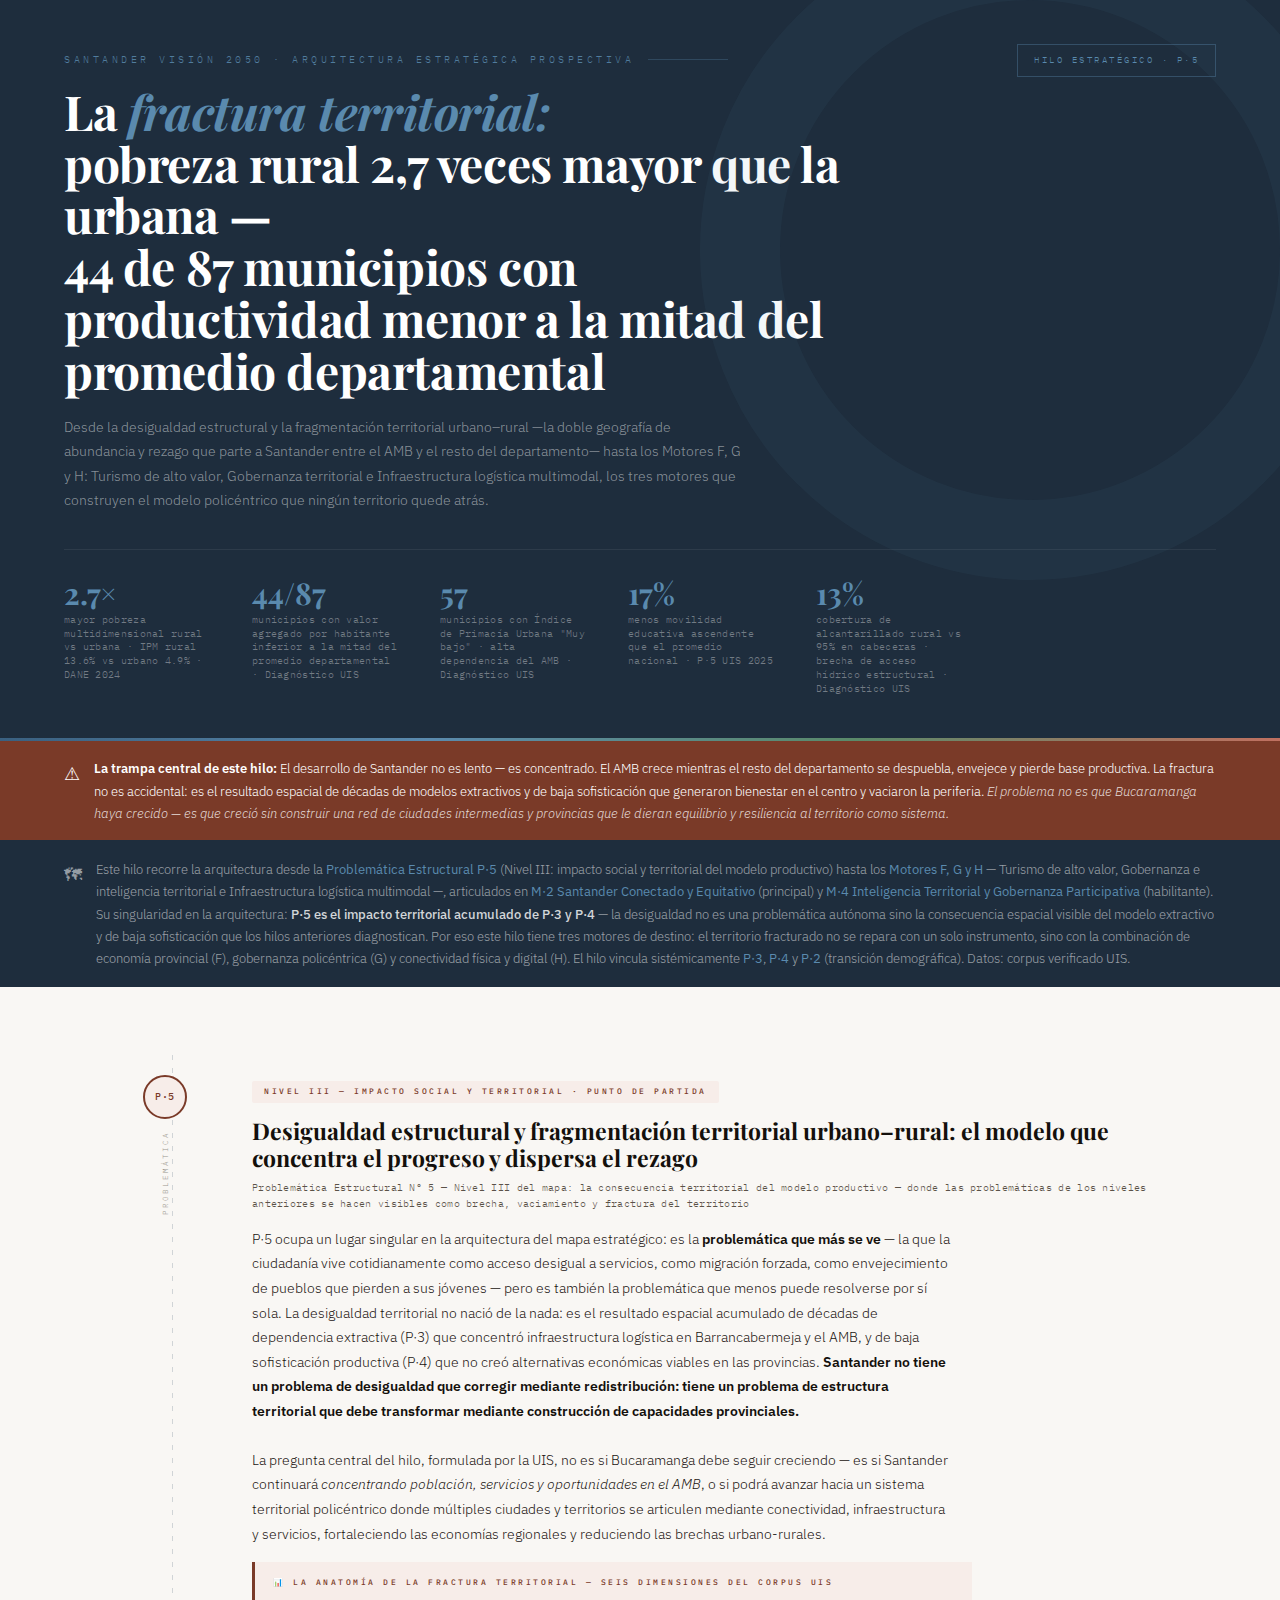
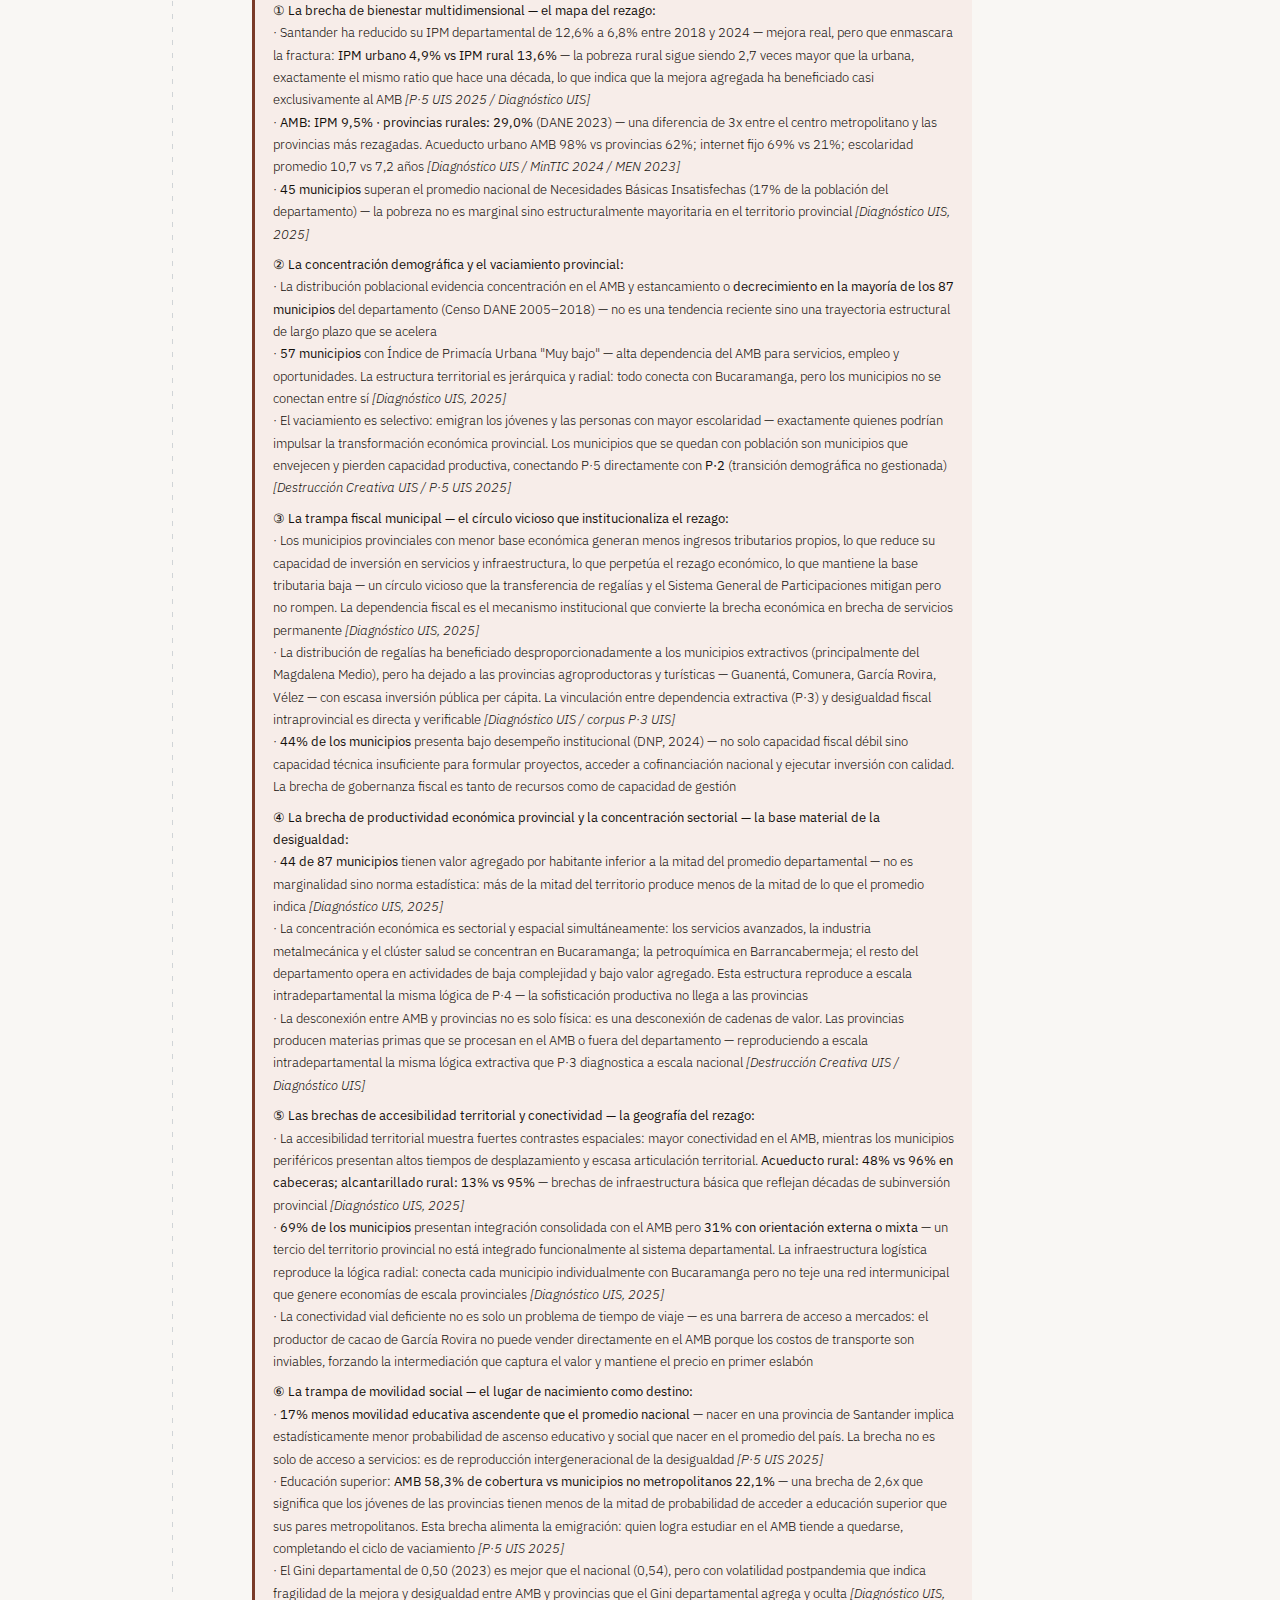
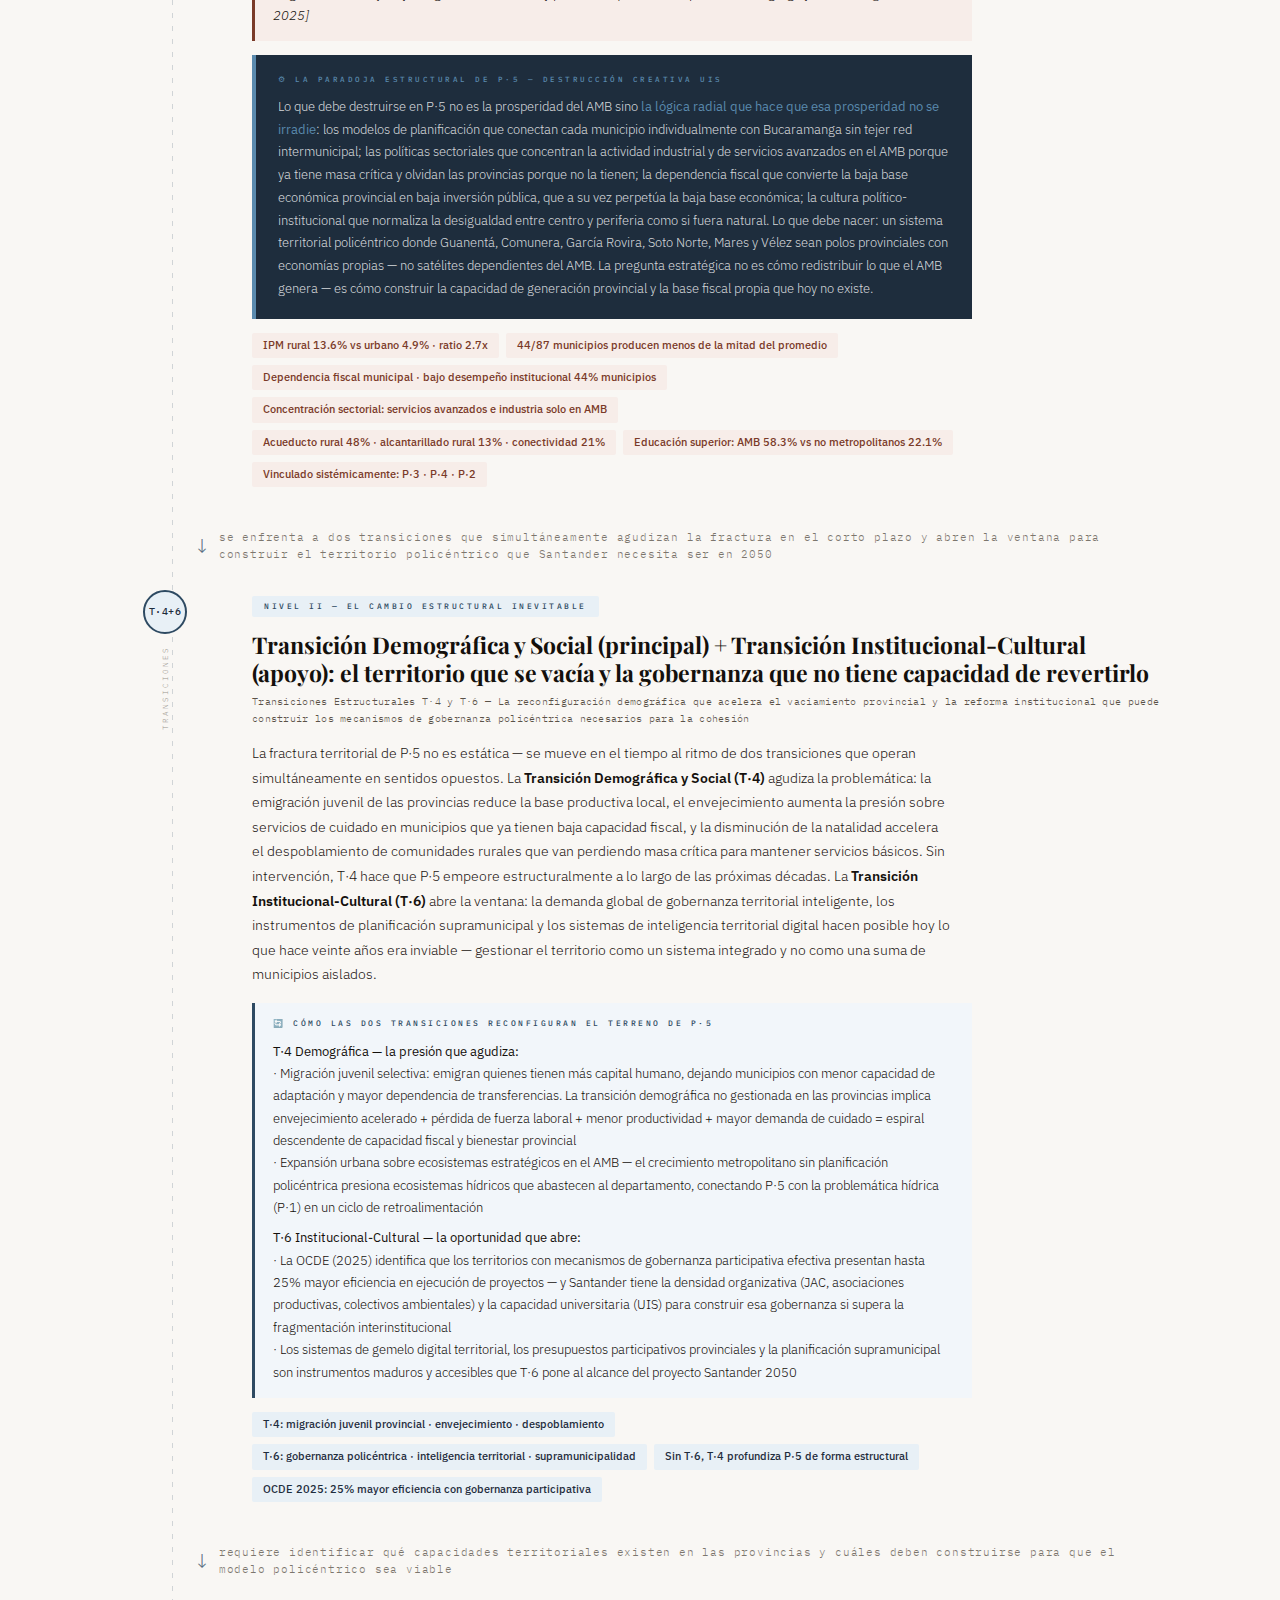
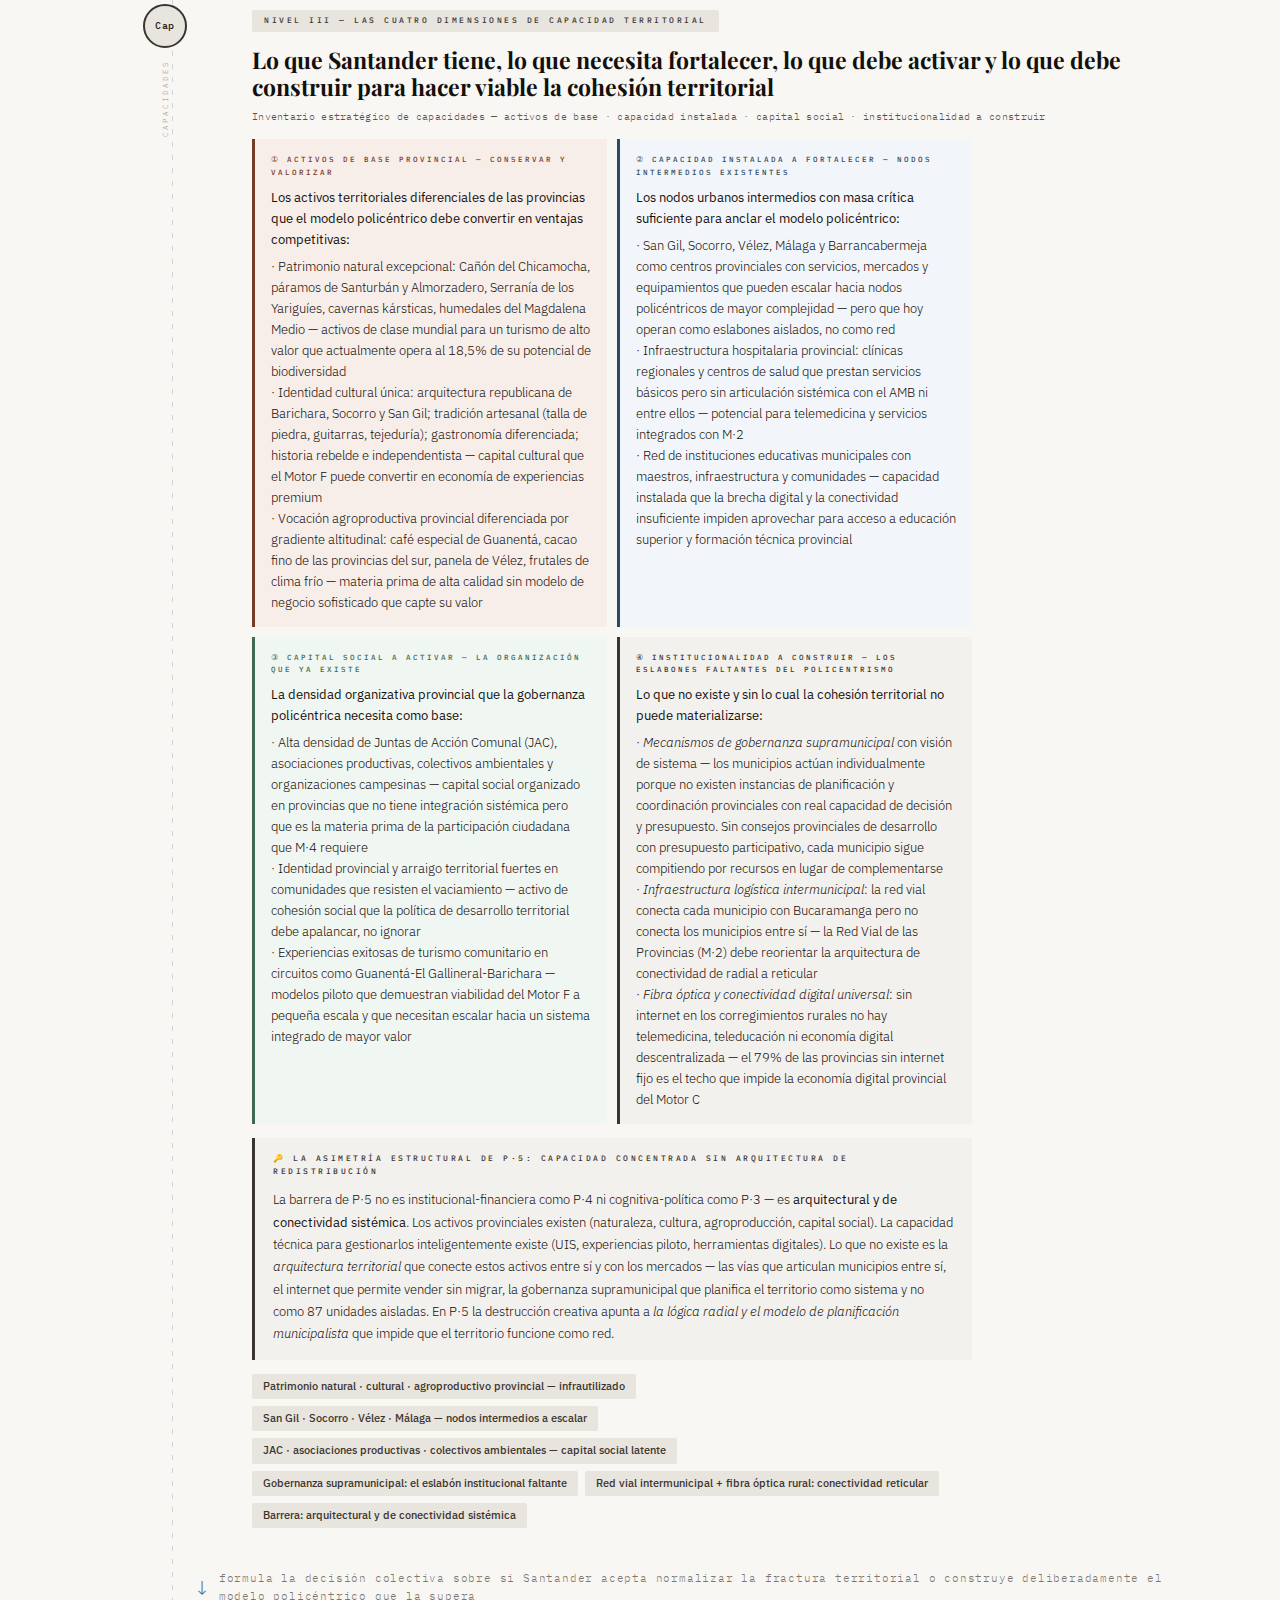
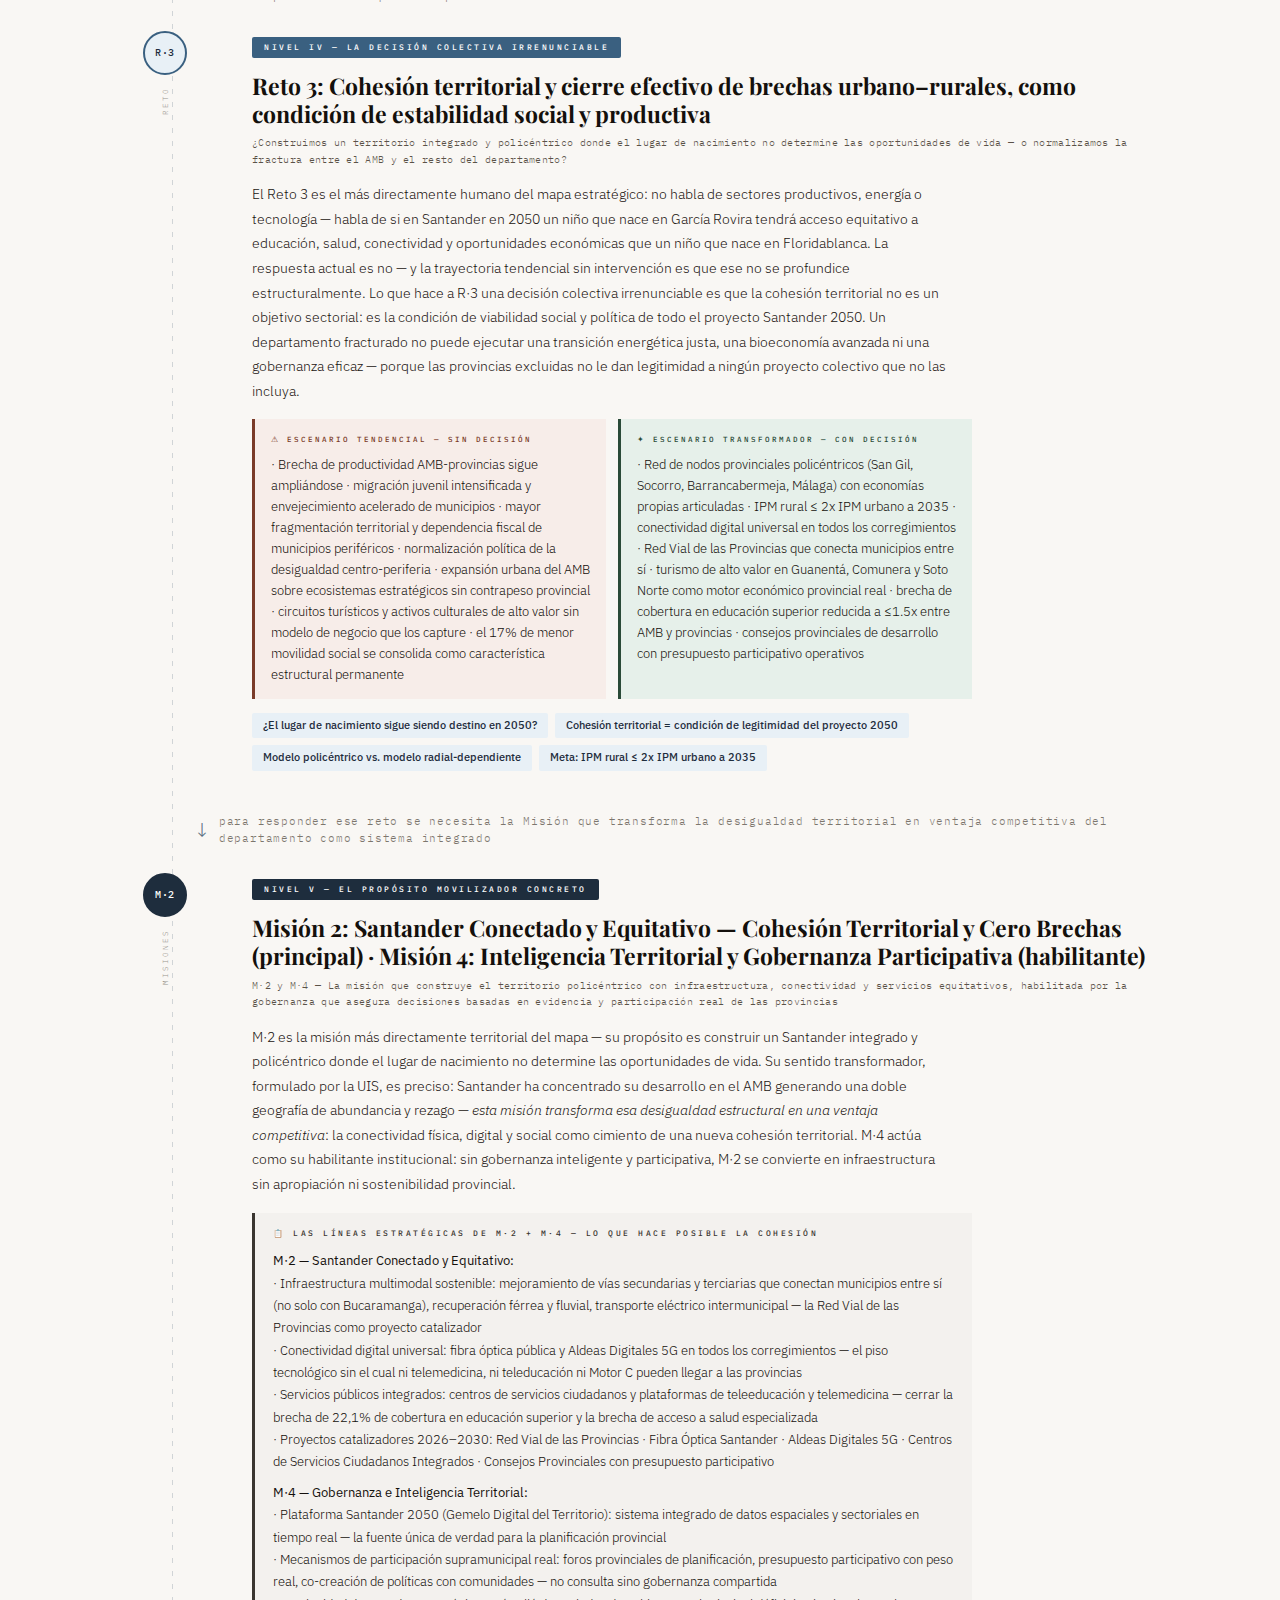
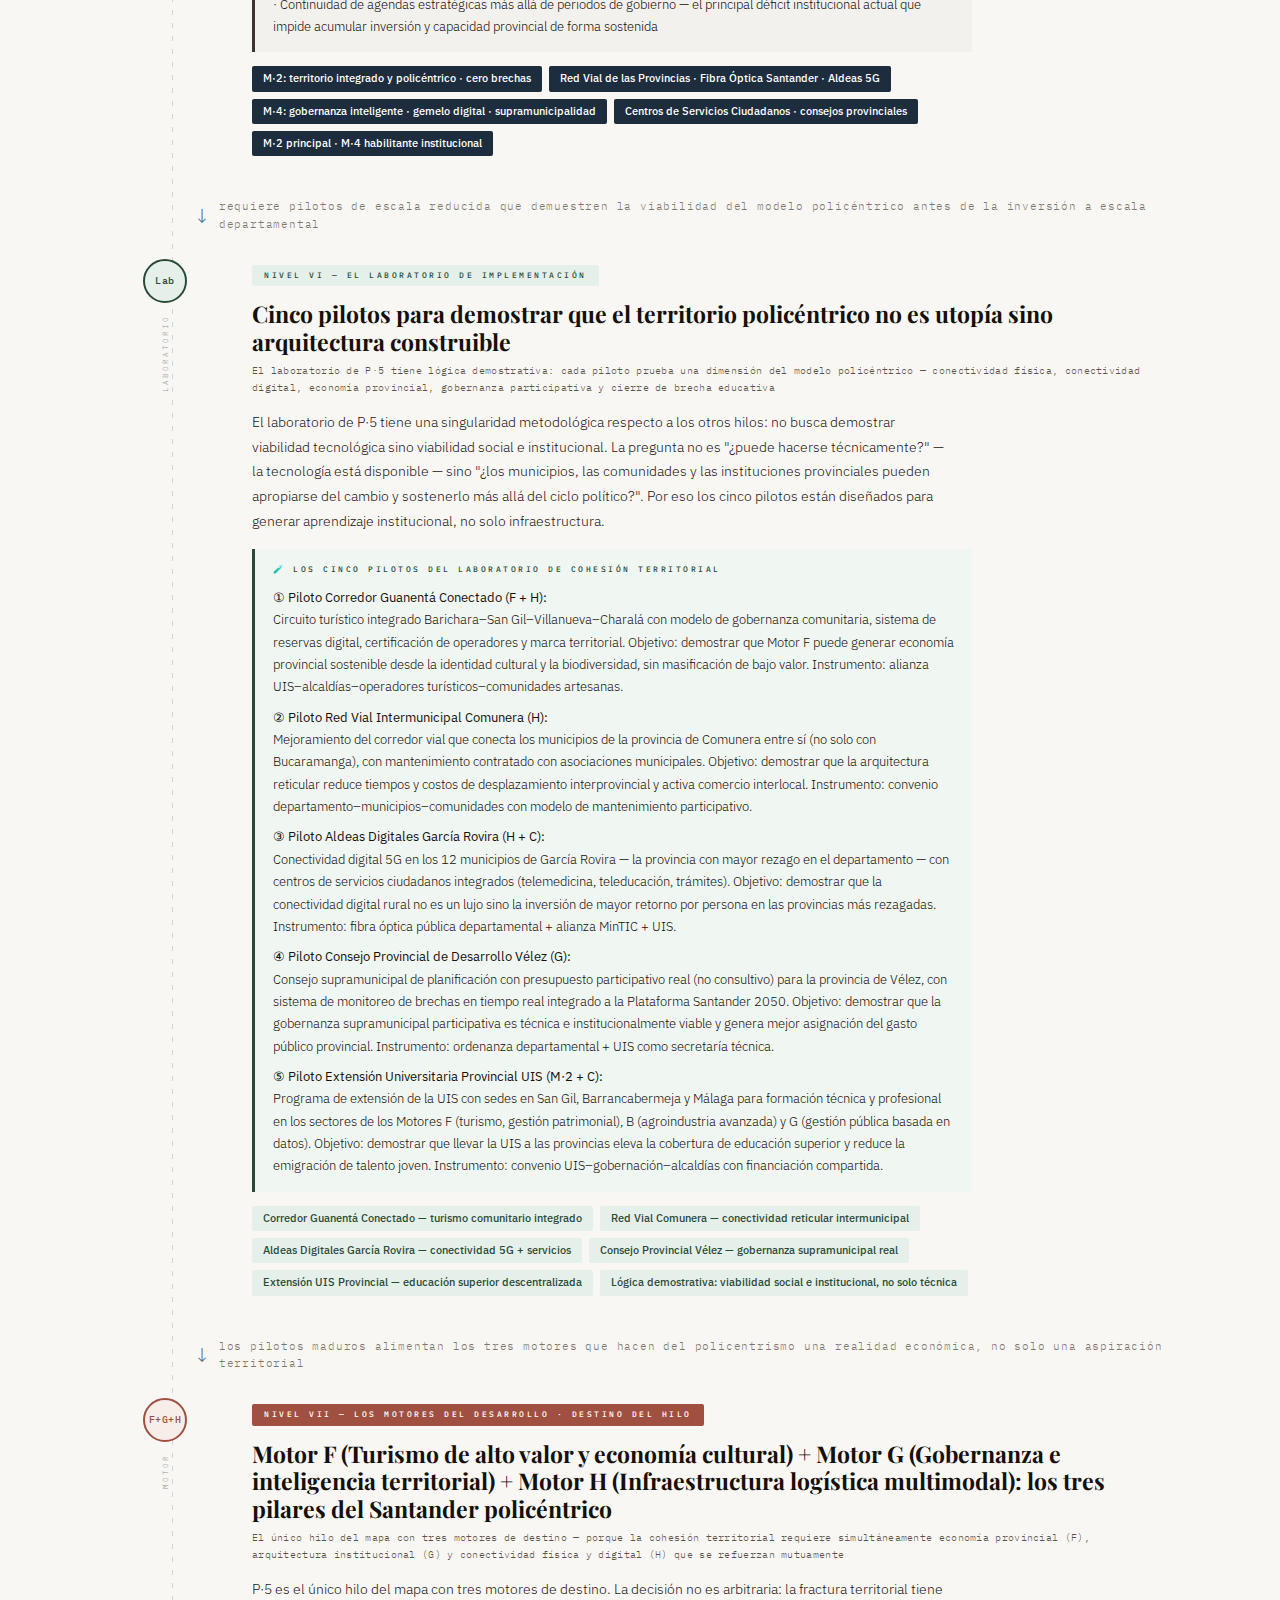
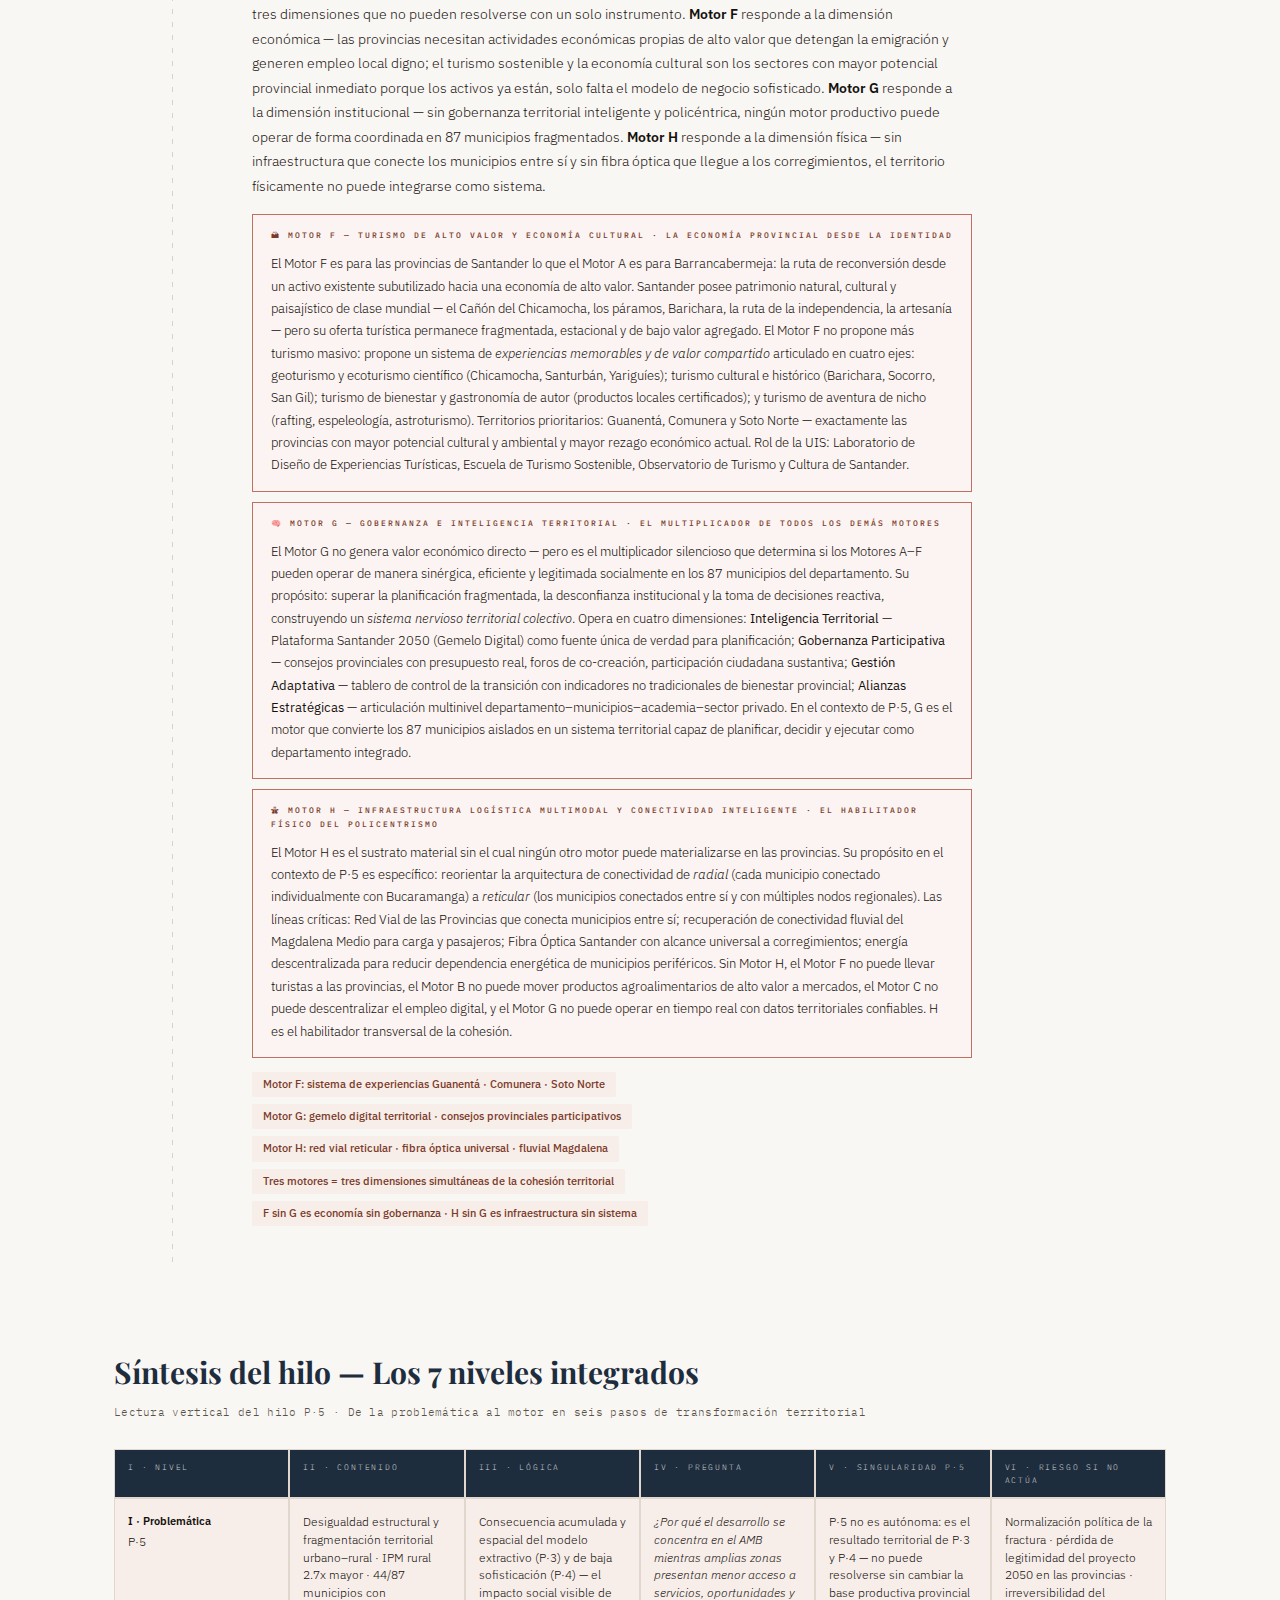
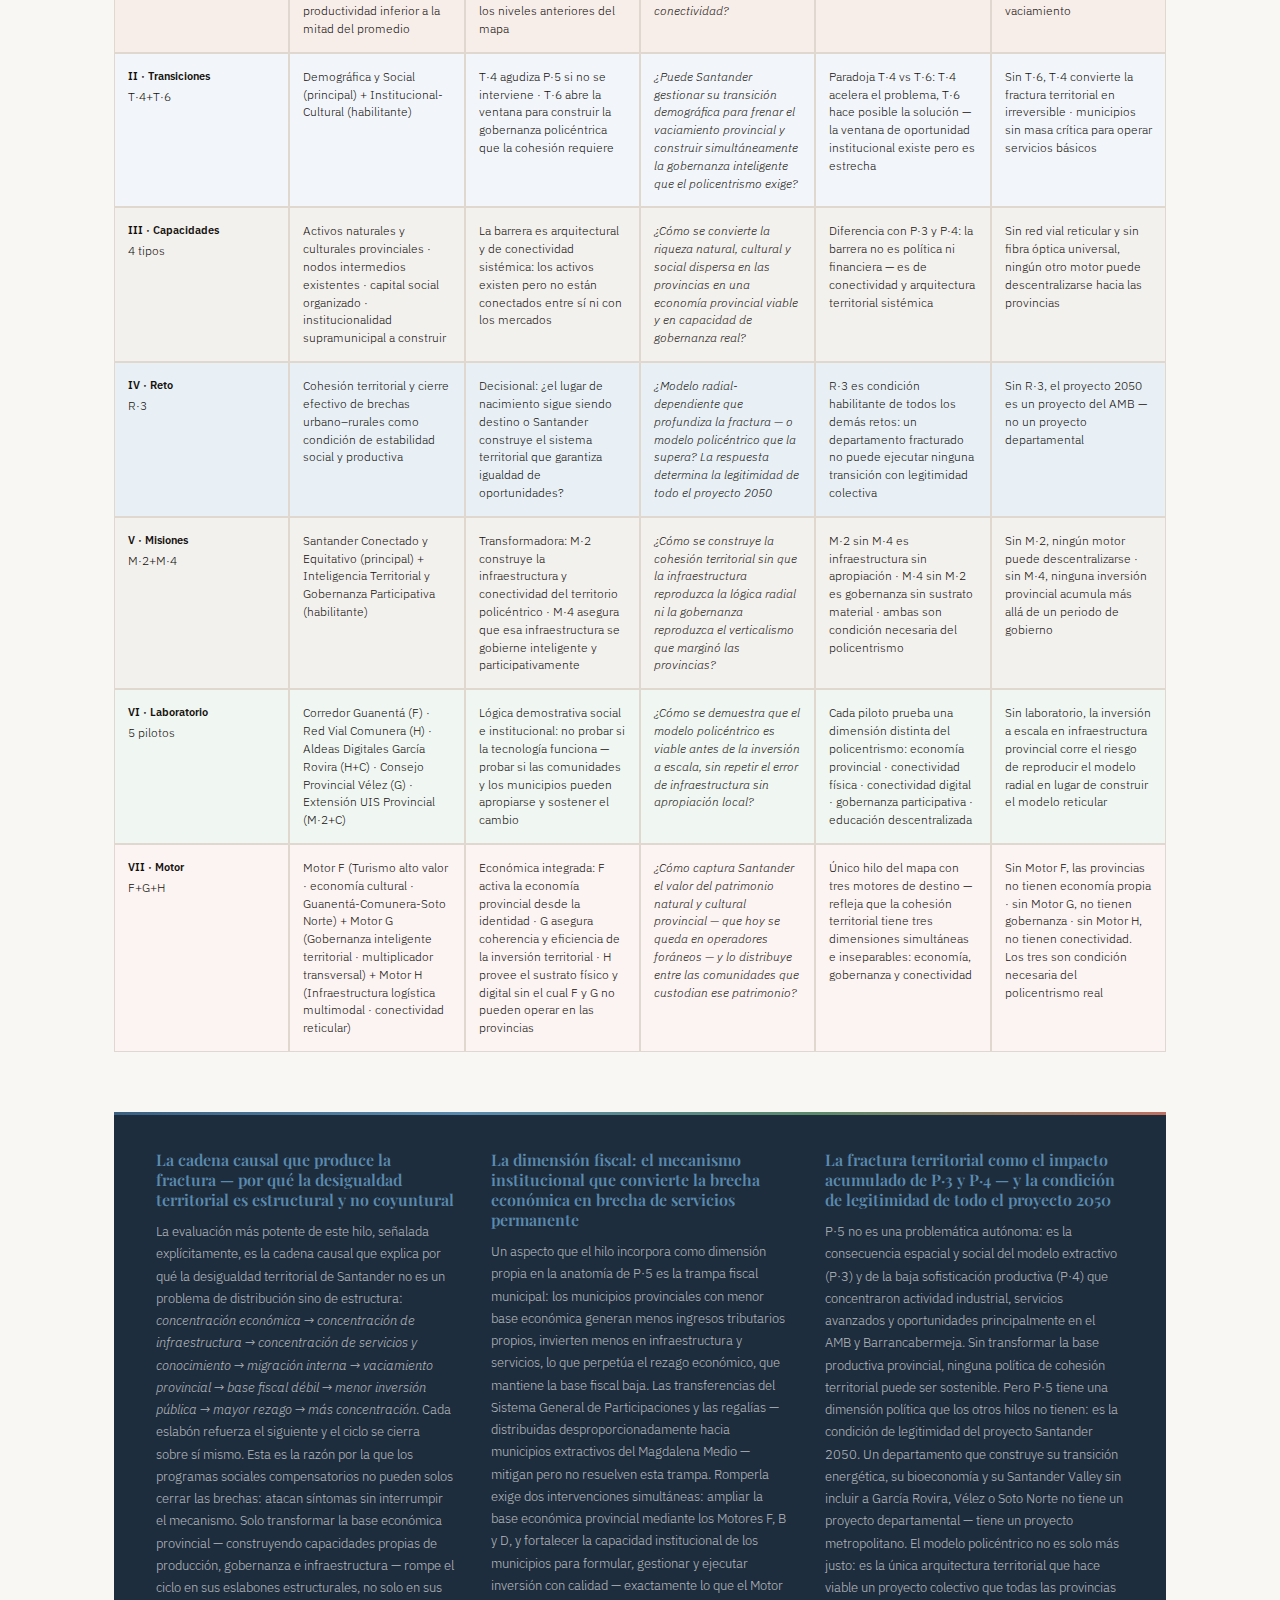
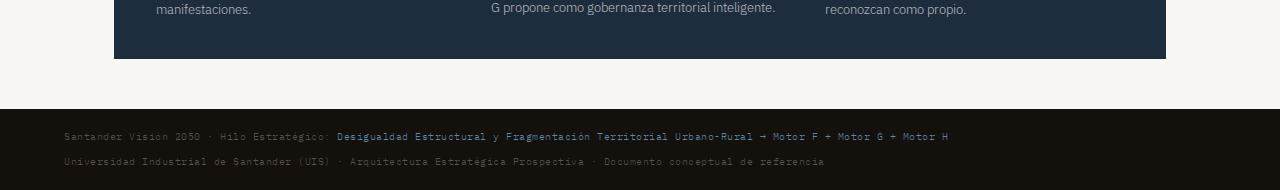
<file: hilo_05_desigualdad_santander2050.html>
<!DOCTYPE html>
<html lang="es">
<head>
<meta charset="UTF-8">
<meta name="viewport" content="width=device-width, initial-scale=1.0">
<title>Hilo Estratégico — Desigualdad Estructural y Fragmentación Territorial · Santander Visión 2050</title>
<link href="https://fonts.googleapis.com/css2?family=Playfair+Display:ital,wght@0,400;0,600;0,700;1,400;1,600&family=IBM+Plex+Sans:wght@300;400;500;600&family=IBM+Plex+Mono:wght@400;500&display=swap" rel="stylesheet">
<style>
  :root {
    /* PALETA PRINCIPAL — Azul-pizarra + Verde-salvia + Terracota provincial */
    --slate-deep:   #1E2D3D;
    --slate-mid:    #2E4A62;
    --slate:        #3A6080;
    --slate-warm:   #5A8AAE;
    --slate-pale:   #E8F0F6;
    --slate-wash:   #F2F6FA;

    --salvia:       #2A4A38;
    --salvia-mid:   #3D6A50;
    --salvia-warm:  #5A8A6A;
    --salvia-pale:  #E6F0EA;
    --salvia-wash:  #F0F6F2;

    --terra:        #7A3A28;
    --terra-mid:    #A05040;
    --terra-warm:   #C07060;
    --terra-pale:   #F7EDE9;
    --terra-wash:   #FBF4F2;

    --carbon:       #1C1A18;
    --carbon-mid:   #3A3530;
    --carbon-pale:  #E8E4DE;
    --carbon-wash:  #F3F1EE;

    --rust:         #7A2C10;
    --rust-pale:    #FAECE8;

    --gold-mid:     #8A6A20;
    --gold-pale:    #FBF5E0;
    --gold-wash:    #FEF9ED;

    --ink:          #14100C;
    --paper:        #F9F7F4;
    --warm-line:    #E0D8CE;
    --muted:        #5A5248;
  }

  * { margin: 0; padding: 0; box-sizing: border-box; }

  body {
    background: var(--paper);
    color: var(--ink);
    font-family: 'IBM Plex Sans', sans-serif;
    font-weight: 300;
    line-height: 1.65;
  }

  /* ======================== HEADER ======================== */
  header {
    background: var(--slate-deep);
    color: #fff;
    padding: 52px 64px 46px;
    position: relative;
    overflow: hidden;
  }
  header::before {
    content: '';
    position: absolute;
    top: -80px; right: -80px;
    width: 500px; height: 500px;
    border-radius: 50%;
    border: 80px solid rgba(90,138,174,0.07);
    pointer-events: none;
  }
  header::after {
    content: '';
    position: absolute;
    bottom: 0; left: 0;
    width: 100%; height: 3px;
    background: linear-gradient(90deg, var(--slate), var(--slate-warm), var(--salvia-warm), var(--terra-warm));
  }
  .h-eyebrow {
    font-family: 'IBM Plex Mono', monospace;
    font-size: 9.5px; letter-spacing: 3.5px;
    text-transform: uppercase;
    color: var(--slate-warm);
    margin-bottom: 18px;
    display: flex; align-items: center; gap: 14px;
    opacity: 0.85;
  }
  .h-eyebrow::after {
    content: ''; flex: 1; max-width: 80px;
    height: 1px; background: rgba(90,138,174,0.35);
  }
  header h1 {
    font-family: 'Playfair Display', serif;
    font-size: clamp(26px, 3.8vw, 48px);
    font-weight: 700; line-height: 1.08;
    max-width: 820px; margin-bottom: 18px;
    letter-spacing: -0.4px;
  }
  header h1 em { font-style: italic; color: var(--slate-warm); }
  header p.lead {
    font-size: 13.5px; line-height: 1.82;
    color: rgba(255,255,255,0.48); max-width: 680px;
  }
  .h-badge {
    position: absolute; top: 44px; right: 64px;
    border: 1px solid rgba(90,138,174,0.38);
    color: var(--slate-warm);
    font-family: 'IBM Plex Mono', monospace;
    font-size: 9px; letter-spacing: 2.5px;
    padding: 8px 16px; text-transform: uppercase;
  }
  .h-stat-bar {
    display: flex; gap: 40px;
    margin-top: 36px; padding-top: 28px;
    border-top: 1px solid rgba(255,255,255,0.07);
    flex-wrap: wrap;
  }
  .h-stat .num {
    font-family: 'Playfair Display', serif;
    font-size: 30px; font-weight: 700;
    color: var(--slate-warm); line-height: 1;
    display: block;
  }
  .h-stat .desc {
    font-size: 9.5px; color: rgba(255,255,255,0.38);
    margin-top: 5px;
    font-family: 'IBM Plex Mono', monospace;
    letter-spacing: 0.3px; max-width: 148px; line-height: 1.45;
    display: block;
  }

  /* FRANJA TRAMPA */
  .trap-bar {
    background: var(--terra);
    color: #fff;
    padding: 16px 64px;
    font-size: 12.5px; line-height: 1.78;
    display: flex; align-items: flex-start; gap: 14px;
  }
  .trap-bar .icon { font-size: 18px; flex-shrink: 0; margin-top: 1px; }
  .trap-bar strong { font-weight: 600; }
  .trap-bar em { font-style: italic; color: rgba(255,255,255,0.82); }

  .intro-strip {
    background: var(--slate-deep);
    color: rgba(255,255,255,0.55);
    padding: 18px 64px;
    font-size: 12.5px; line-height: 1.78;
    display: flex; align-items: flex-start; gap: 14px;
  }
  .intro-strip .icon { font-size: 18px; flex-shrink: 0; margin-top: 1px; }
  .intro-strip strong { color: var(--slate-warm); }
  .intro-strip em { color: rgba(255,255,255,0.82); font-style: normal; font-weight: 500; }

  /* ======================== CUERPO ======================== */
  .body-wrap {
    max-width: 1140px; margin: 0 auto;
    padding: 68px 44px 80px;
    position: relative;
  }
  .body-wrap::before {
    content: '';
    position: absolute;
    left: 102px; top: 68px; bottom: 80px; width: 1px;
    background: repeating-linear-gradient(
      to bottom,
      var(--slate-mid) 0px, var(--slate-mid) 5px,
      transparent 5px, transparent 13px
    );
    opacity: 0.2;
  }

  .node {
    display: grid;
    grid-template-columns: 102px 1fr;
    margin-bottom: 6px;
    position: relative;
  }
  .marker {
    display: flex; flex-direction: column;
    align-items: center; padding-top: 20px; z-index: 2;
  }
  .bubble {
    width: 44px; height: 44px; border-radius: 50%;
    display: flex; align-items: center; justify-content: center;
    font-family: 'IBM Plex Mono', monospace;
    font-size: 10px; font-weight: 500;
    flex-shrink: 0; border: 2px solid;
    letter-spacing: 0.5px;
  }
  .side-label {
    font-family: 'IBM Plex Mono', monospace;
    font-size: 7.5px; letter-spacing: 2px;
    text-transform: uppercase;
    writing-mode: vertical-rl;
    transform: rotate(180deg);
    color: var(--muted); margin-top: 12px;
    white-space: nowrap; opacity: 0.6;
  }
  .content { padding: 20px 0 22px 36px; }

  .step-pill {
    display: inline-flex; align-items: center; gap: 8px;
    font-family: 'IBM Plex Mono', monospace;
    font-size: 8px; letter-spacing: 2.5px;
    text-transform: uppercase;
    padding: 4px 12px; margin-bottom: 14px;
    font-weight: 500; border-radius: 2px;
  }
  .node-h {
    font-family: 'Playfair Display', serif;
    font-size: 23px; font-weight: 700;
    line-height: 1.2; margin-bottom: 8px;
  }
  .node-sub {
    font-family: 'IBM Plex Mono', monospace;
    font-size: 10px; color: var(--muted);
    margin-bottom: 14px; letter-spacing: 0.3px;
  }
  .node-text {
    font-size: 13.5px; line-height: 1.82;
    color: #1A1410; max-width: 700px; margin-bottom: 16px;
  }
  .node-text strong { color: var(--ink); font-weight: 600; }

  .box {
    border-left: 3px solid;
    padding: 14px 18px; margin: 12px 0;
    font-size: 13px; line-height: 1.72; max-width: 720px;
  }
  .box .bt {
    font-family: 'IBM Plex Mono', monospace;
    font-size: 8px; letter-spacing: 2.5px;
    text-transform: uppercase;
    margin-bottom: 10px; font-weight: 500; display: block;
  }
  .box p { margin-bottom: 8px; }
  .box p:last-child { margin-bottom: 0; }

  .tags {
    display: flex; flex-wrap: wrap;
    gap: 7px; margin: 14px 0; max-width: 720px;
  }
  .tag {
    font-size: 10.5px; padding: 4px 11px; border-radius: 2px;
    font-family: 'IBM Plex Sans', sans-serif; font-weight: 500;
  }

  .arrow-row {
    display: flex; align-items: center;
    padding-left: 82px; margin: 2px 0 6px; gap: 10px;
    color: var(--muted);
    font-size: 10.5px;
    font-family: 'IBM Plex Mono', monospace;
    letter-spacing: 0.8px; opacity: 0.78;
  }
  .arrow-row .arr { font-size: 20px; line-height: 1; color: var(--slate-mid); }

  /* ======================== COLORES POR NIVEL ======================== */
  .n1 .bubble { background: var(--terra-pale); color: var(--terra); border-color: var(--terra); }
  .n1 .step-pill { background: var(--terra-pale); color: var(--terra); }
  .n1 .box { border-color: var(--terra); background: var(--terra-pale); }
  .n1 .box .bt { color: var(--terra); }
  .n1 .tag { background: var(--terra-pale); color: var(--terra); }

  .n2 .bubble { background: var(--slate-pale); color: var(--slate-deep); border-color: var(--slate-mid); }
  .n2 .step-pill { background: var(--slate-pale); color: var(--slate-mid); }
  .n2 .box { border-color: var(--slate-mid); background: var(--slate-wash); }
  .n2 .box .bt { color: var(--slate-mid); }
  .n2 .tag { background: var(--slate-pale); color: var(--slate-deep); }

  .n3 .bubble { background: var(--carbon-pale); color: var(--carbon); border-color: var(--carbon-mid); }
  .n3 .step-pill { background: var(--carbon-pale); color: var(--carbon-mid); }
  .n3 .box { border-color: var(--carbon-mid); background: var(--carbon-wash); }
  .n3 .box .bt { color: var(--carbon-mid); }
  .n3 .tag { background: var(--carbon-pale); color: var(--carbon-mid); }

  .n4 .bubble { background: var(--slate-pale); color: var(--slate-deep); border-color: var(--slate); }
  .n4 .step-pill { background: var(--slate); color: #fff; }
  .n4 .box { border-color: var(--slate); background: var(--slate-wash); }
  .n4 .box .bt { color: var(--slate-deep); }
  .n4 .tag { background: var(--slate-pale); color: var(--slate-deep); }

  .n5 .bubble { background: var(--slate-deep); color: #fff; border-color: var(--slate-deep); }
  .n5 .step-pill { background: var(--slate-deep); color: #fff; }
  .n5 .box { border-color: var(--carbon-mid); background: var(--carbon-wash); }
  .n5 .box .bt { color: var(--carbon-mid); }
  .n5 .tag { background: var(--slate-deep); color: #fff; }

  .n6 .bubble { background: var(--salvia-pale); color: var(--salvia); border-color: var(--salvia); }
  .n6 .step-pill { background: var(--salvia-pale); color: var(--salvia); }
  .n6 .box { border-color: var(--salvia); background: var(--salvia-wash); }
  .n6 .box .bt { color: var(--salvia); }
  .n6 .tag { background: var(--salvia-pale); color: var(--salvia); }

  .n7 .bubble { background: var(--terra-pale); color: var(--terra-mid); border-color: var(--terra-mid); }
  .n7 .step-pill { background: var(--terra-mid); color: #fff; }
  .n7 .box { border-color: var(--terra-mid); background: var(--terra-wash); }
  .n7 .box .bt { color: var(--terra); }
  .n7 .tag { background: var(--terra-pale); color: var(--terra); }

  /* GRILLA CAPACIDADES */
  .cap-grid {
    display: grid; grid-template-columns: 1fr 1fr;
    gap: 10px; max-width: 720px; margin: 14px 0;
  }
  .cap-cell {
    padding: 14px 16px;
    font-size: 12.5px; line-height: 1.68;
  }
  .cap-label {
    font-family: 'IBM Plex Mono', monospace;
    font-size: 7.5px; letter-spacing: 2px;
    text-transform: uppercase; font-weight: 500;
    margin-bottom: 8px; display: block;
  }

  /* SPLIT ESCENARIOS */
  .box-split {
    display: grid; grid-template-columns: 1fr 1fr;
    gap: 12px; max-width: 720px; margin: 12px 0;
  }
  .box-inaction {
    border-left: 3px solid var(--terra);
    background: var(--terra-pale);
    padding: 14px 16px; font-size: 12.5px; line-height: 1.68;
  }
  .box-action {
    border-left: 3px solid var(--salvia);
    background: var(--salvia-pale);
    padding: 14px 16px; font-size: 12.5px; line-height: 1.68;
  }
  .bt2 {
    font-family: 'IBM Plex Mono', monospace;
    font-size: 7.5px; letter-spacing: 2px;
    text-transform: uppercase; font-weight: 500;
    margin-bottom: 8px; display: block;
  }
  .box-inaction .bt2 { color: var(--terra); }
  .box-action .bt2 { color: var(--salvia); }

  /* DATO CRÍTICO */
  .critical-box {
    background: var(--slate-deep);
    color: #fff;
    padding: 18px 22px; margin: 14px 0;
    max-width: 720px;
    border-left: 4px solid var(--slate-warm);
  }
  .critical-box .cb {
    font-family: 'IBM Plex Mono', monospace;
    font-size: 7.5px; letter-spacing: 2.5px;
    text-transform: uppercase; font-weight: 500;
    color: var(--slate-warm); margin-bottom: 10px; display: block;
  }
  .critical-box p { font-size: 13px; line-height: 1.75; color: rgba(255,255,255,0.82); }
  .critical-box strong { color: var(--slate-warm); }

  /* CAPA MOTOR */
  .layer-box {
    border: 1px solid var(--terra-warm);
    background: var(--terra-wash);
    padding: 14px 18px; margin: 10px 0;
    max-width: 720px; font-size: 13px; line-height: 1.72;
  }
  .layer-box .lb {
    font-family: 'IBM Plex Mono', monospace;
    font-size: 8px; letter-spacing: 2px;
    text-transform: uppercase; font-weight: 500;
    color: var(--terra); margin-bottom: 10px; display: block;
  }

  /* TABLA SÍNTESIS */
  .synthesis {
    max-width: 1140px; margin: 0 auto; padding: 0 44px 60px;
  }
  .synthesis h2 {
    font-family: 'Playfair Display', serif;
    font-size: 30px; font-weight: 700;
    margin-bottom: 6px; color: var(--slate-deep);
  }
  .synthesis .sub {
    font-family: 'IBM Plex Mono', monospace;
    font-size: 10.5px; color: var(--muted);
    margin-bottom: 28px; letter-spacing: 0.3px;
  }
  .synth-wrap {
    display: grid; grid-template-columns: repeat(6, 1fr);
    gap: 2px; background: var(--warm-line);
    border: 1px solid var(--warm-line);
  }
  .sc {
    background: var(--paper);
    padding: 14px 13px; font-size: 11.5px; line-height: 1.55;
  }
  .sc.head {
    background: var(--slate-deep);
    color: rgba(255,255,255,0.78);
    font-family: 'IBM Plex Mono', monospace;
    font-size: 8px; letter-spacing: 1.8px;
    text-transform: uppercase; padding: 11px 13px;
  }
  .sc strong { display: block; font-size: 11px; font-weight: 600; margin-bottom: 3px; }

  /* DIFERENCIADORES */
  .diff-section {
    max-width: 1140px; margin: 0 auto; padding: 0 44px 50px;
  }
  .diff-inner {
    background: var(--slate-deep);
    color: rgba(255,255,255,0.68);
    padding: 38px 42px;
    display: grid; grid-template-columns: 1fr 1fr 1fr;
    gap: 36px; position: relative;
  }
  .diff-inner::before {
    content: '';
    position: absolute; top: 0; left: 0;
    width: 100%; height: 3px;
    background: linear-gradient(90deg, var(--slate), var(--slate-warm), var(--salvia-warm), var(--terra-warm));
  }
  .diff-inner h3 {
    font-family: 'Playfair Display', serif;
    font-size: 16px; font-weight: 600;
    color: var(--slate-warm);
    margin-bottom: 10px; line-height: 1.25;
  }
  .diff-inner p { font-size: 12.5px; line-height: 1.78; }

  footer {
    background: var(--ink);
    color: rgba(255,255,255,0.28);
    padding: 20px 64px;
    font-family: 'IBM Plex Mono', monospace;
    font-size: 9.5px; letter-spacing: 0.5px;
    display: flex; justify-content: space-between;
    align-items: center; flex-wrap: wrap; gap: 10px;
  }
  footer span { color: var(--slate-warm); }

  @media (max-width: 780px) {
    header, .trap-bar, .intro-strip { padding-left: 24px; padding-right: 24px; }
    .h-badge { display: none; }
    .body-wrap { padding: 40px 20px 60px; }
    .body-wrap::before { left: 58px; }
    .node { grid-template-columns: 58px 1fr; }
    .arrow-row { padding-left: 42px; }
    .synthesis, .diff-section { padding: 0 20px 40px; }
    .synth-wrap { grid-template-columns: 1fr 1fr; }
    .diff-inner { grid-template-columns: 1fr; gap: 24px; }
    .box-split, .cap-grid { grid-template-columns: 1fr; }
    footer { padding: 16px 24px; }
  }
</style>
</head>
<body>

<!-- ===================== HEADER ===================== -->
<header>
  <div class="h-badge">Hilo Estratégico · P·5</div>
  <div class="h-eyebrow">Santander Visión 2050 · Arquitectura Estratégica Prospectiva</div>
  <h1>La <em>fractura territorial:</em><br>pobreza rural 2,7 veces mayor que la urbana —<br>44 de 87 municipios con productividad menor a la mitad del promedio departamental</h1>
  <p class="lead">Desde la desigualdad estructural y la fragmentación territorial urbano–rural —la doble geografía de abundancia y rezago que parte a Santander entre el AMB y el resto del departamento— hasta los Motores F, G y H: Turismo de alto valor, Gobernanza territorial e Infraestructura logística multimodal, los tres motores que construyen el modelo policéntrico que ningún territorio quede atrás.</p>
  <div class="h-stat-bar">
    <div class="h-stat">
      <span class="num">2.7×</span>
      <span class="desc">mayor pobreza multidimensional rural vs urbana · IPM rural 13.6% vs urbano 4.9% · DANE 2024</span>
    </div>
    <div class="h-stat">
      <span class="num">44/87</span>
      <span class="desc">municipios con valor agregado por habitante inferior a la mitad del promedio departamental · Diagnóstico UIS</span>
    </div>
    <div class="h-stat">
      <span class="num">57</span>
      <span class="desc">municipios con Índice de Primacía Urbana "Muy bajo" · alta dependencia del AMB · Diagnóstico UIS</span>
    </div>
    <div class="h-stat">
      <span class="num">17%</span>
      <span class="desc">menos movilidad educativa ascendente que el promedio nacional · P·5 UIS 2025</span>
    </div>
    <div class="h-stat">
      <span class="num">13%</span>
      <span class="desc">cobertura de alcantarillado rural vs 95% en cabeceras · brecha de acceso hídrico estructural · Diagnóstico UIS</span>
    </div>
  </div>
</header>

<!-- FRANJA TRAMPA -->
<div class="trap-bar">
  <span class="icon">⚠</span>
  <div><strong>La trampa central de este hilo:</strong> El desarrollo de Santander no es lento — es concentrado. El AMB crece mientras el resto del departamento se despuebla, envejece y pierde base productiva. La fractura no es accidental: es el resultado espacial de décadas de modelos extractivos y de baja sofisticación que generaron bienestar en el centro y vaciaron la periferia. <em>El problema no es que Bucaramanga haya crecido — es que creció sin construir una red de ciudades intermedias y provincias que le dieran equilibrio y resiliencia al territorio como sistema.</em></div>
</div>

<!-- INTRO -->
<div class="intro-strip">
  <span class="icon">🗺</span>
  <div>Este hilo recorre la arquitectura desde la <strong>Problemática Estructural P·5</strong> (Nivel III: impacto social y territorial del modelo productivo) hasta los <strong>Motores F, G y H</strong> — Turismo de alto valor, Gobernanza e inteligencia territorial e Infraestructura logística multimodal —, articulados en <strong>M·2 Santander Conectado y Equitativo</strong> (principal) y <strong>M·4 Inteligencia Territorial y Gobernanza Participativa</strong> (habilitante). Su singularidad en la arquitectura: <em>P·5 es el impacto territorial acumulado de P·3 y P·4</em> — la desigualdad no es una problemática autónoma sino la consecuencia espacial visible del modelo extractivo y de baja sofisticación que los hilos anteriores diagnostican. Por eso este hilo tiene tres motores de destino: el territorio fracturado no se repara con un solo instrumento, sino con la combinación de economía provincial (F), gobernanza policéntrica (G) y conectividad física y digital (H). El hilo vincula sistémicamente <strong>P·3</strong>, <strong>P·4</strong> y <strong>P·2</strong> (transición demográfica). Datos: corpus verificado UIS.</div>
</div>

<!-- ===================== TIMELINE ===================== -->
<div class="body-wrap">

  <!-- N1 PROBLEMÁTICA -->
  <div class="node n1">
    <div class="marker">
      <div class="bubble">P·5</div>
      <div class="side-label">Problemática</div>
    </div>
    <div class="content">
      <span class="step-pill">Nivel III — Impacto social y territorial · Punto de partida</span>
      <div class="node-h">Desigualdad estructural y fragmentación territorial urbano–rural: el modelo que concentra el progreso y dispersa el rezago</div>
      <div class="node-sub">Problemática Estructural Nº 5 — Nivel III del mapa: la consecuencia territorial del modelo productivo — donde las problemáticas de los niveles anteriores se hacen visibles como brecha, vaciamiento y fractura del territorio</div>

      <div class="node-text">
        P·5 ocupa un lugar singular en la arquitectura del mapa estratégico: es la <strong>problemática que más se ve</strong> — la que la ciudadanía vive cotidianamente como acceso desigual a servicios, como migración forzada, como envejecimiento de pueblos que pierden a sus jóvenes — pero es también la problemática que menos puede resolverse por sí sola. La desigualdad territorial no nació de la nada: es el resultado espacial acumulado de décadas de dependencia extractiva (P·3) que concentró infraestructura logística en Barrancabermeja y el AMB, y de baja sofisticación productiva (P·4) que no creó alternativas económicas viables en las provincias. <strong>Santander no tiene un problema de desigualdad que corregir mediante redistribución: tiene un problema de estructura territorial que debe transformar mediante construcción de capacidades provinciales.</strong>
        <br><br>
        La pregunta central del hilo, formulada por la UIS, no es si Bucaramanga debe seguir creciendo — es si Santander continuará <em>concentrando población, servicios y oportunidades en el AMB</em>, o si podrá avanzar hacia un sistema territorial policéntrico donde múltiples ciudades y territorios se articulen mediante conectividad, infraestructura y servicios, fortaleciendo las economías regionales y reduciendo las brechas urbano-rurales.
      </div>

      <div class="box n1">
        <div class="bt">📊 La anatomía de la fractura territorial — seis dimensiones del corpus UIS</div>

        <p><strong>① La brecha de bienestar multidimensional — el mapa del rezago:</strong><br>
        · Santander ha reducido su IPM departamental de 12,6% a 6,8% entre 2018 y 2024 — mejora real, pero que enmascara la fractura: <strong>IPM urbano 4,9% vs IPM rural 13,6%</strong> — la pobreza rural sigue siendo 2,7 veces mayor que la urbana, exactamente el mismo ratio que hace una década, lo que indica que la mejora agregada ha beneficiado casi exclusivamente al AMB <em>[P·5 UIS 2025 / Diagnóstico UIS]</em><br>
        · <strong>AMB: IPM 9,5% · provincias rurales: 29,0%</strong> (DANE 2023) — una diferencia de 3x entre el centro metropolitano y las provincias más rezagadas. Acueducto urbano AMB 98% vs provincias 62%; internet fijo 69% vs 21%; escolaridad promedio 10,7 vs 7,2 años <em>[Diagnóstico UIS / MinTIC 2024 / MEN 2023]</em><br>
        · <strong>45 municipios</strong> superan el promedio nacional de Necesidades Básicas Insatisfechas (17% de la población del departamento) — la pobreza no es marginal sino estructuralmente mayoritaria en el territorio provincial <em>[Diagnóstico UIS, 2025]</em></p>

        <p><strong>② La concentración demográfica y el vaciamiento provincial:</strong><br>
        · La distribución poblacional evidencia concentración en el AMB y estancamiento o <strong>decrecimiento en la mayoría de los 87 municipios</strong> del departamento (Censo DANE 2005–2018) — no es una tendencia reciente sino una trayectoria estructural de largo plazo que se acelera<br>
        · <strong>57 municipios</strong> con Índice de Primacía Urbana "Muy bajo" — alta dependencia del AMB para servicios, empleo y oportunidades. La estructura territorial es jerárquica y radial: todo conecta con Bucaramanga, pero los municipios no se conectan entre sí <em>[Diagnóstico UIS, 2025]</em><br>
        · El vaciamiento es selectivo: emigran los jóvenes y las personas con mayor escolaridad — exactamente quienes podrían impulsar la transformación económica provincial. Los municipios que se quedan con población son municipios que envejecen y pierden capacidad productiva, conectando P·5 directamente con <strong>P·2</strong> (transición demográfica no gestionada) <em>[Destrucción Creativa UIS / P·5 UIS 2025]</em></p>

        <p><strong>③ La trampa fiscal municipal — el círculo vicioso que institucionaliza el rezago:</strong><br>
        · Los municipios provinciales con menor base económica generan menos ingresos tributarios propios, lo que reduce su capacidad de inversión en servicios y infraestructura, lo que perpetúa el rezago económico, lo que mantiene la base tributaria baja — un círculo vicioso que la transferencia de regalías y el Sistema General de Participaciones mitigan pero no rompen. La dependencia fiscal es el mecanismo institucional que convierte la brecha económica en brecha de servicios permanente <em>[Diagnóstico UIS, 2025]</em><br>
        · La distribución de regalías ha beneficiado desproporcionadamente a los municipios extractivos (principalmente del Magdalena Medio), pero ha dejado a las provincias agroproductoras y turísticas — Guanentá, Comunera, García Rovira, Vélez — con escasa inversión pública per cápita. La vinculación entre dependencia extractiva (P·3) y desigualdad fiscal intraprovincial es directa y verificable <em>[Diagnóstico UIS / corpus P·3 UIS]</em><br>
        · <strong>44% de los municipios</strong> presenta bajo desempeño institucional (DNP, 2024) — no solo capacidad fiscal débil sino capacidad técnica insuficiente para formular proyectos, acceder a cofinanciación nacional y ejecutar inversión con calidad. La brecha de gobernanza fiscal es tanto de recursos como de capacidad de gestión</p>

        <p><strong>④ La brecha de productividad económica provincial y la concentración sectorial — la base material de la desigualdad:</strong><br>
        · <strong>44 de 87 municipios</strong> tienen valor agregado por habitante inferior a la mitad del promedio departamental — no es marginalidad sino norma estadística: más de la mitad del territorio produce menos de la mitad de lo que el promedio indica <em>[Diagnóstico UIS, 2025]</em><br>
        · La concentración económica es sectorial y espacial simultáneamente: los servicios avanzados, la industria metalmecánica y el clúster salud se concentran en Bucaramanga; la petroquímica en Barrancabermeja; el resto del departamento opera en actividades de baja complejidad y bajo valor agregado. Esta estructura reproduce a escala intradepartamental la misma lógica de P·4 — la sofisticación productiva no llega a las provincias<br>
        · La desconexión entre AMB y provincias no es solo física: es una desconexión de cadenas de valor. Las provincias producen materias primas que se procesan en el AMB o fuera del departamento — reproduciendo a escala intradepartamental la misma lógica extractiva que P·3 diagnostica a escala nacional <em>[Destrucción Creativa UIS / Diagnóstico UIS]</em></p>

        <p><strong>⑤ Las brechas de accesibilidad territorial y conectividad — la geografía del rezago:</strong><br>
        · La accesibilidad territorial muestra fuertes contrastes espaciales: mayor conectividad en el AMB, mientras los municipios periféricos presentan altos tiempos de desplazamiento y escasa articulación territorial. <strong>Acueducto rural: 48% vs 96% en cabeceras; alcantarillado rural: 13% vs 95%</strong> — brechas de infraestructura básica que reflejan décadas de subinversión provincial <em>[Diagnóstico UIS, 2025]</em><br>
        · <strong>69% de los municipios</strong> presentan integración consolidada con el AMB pero <strong>31% con orientación externa o mixta</strong> — un tercio del territorio provincial no está integrado funcionalmente al sistema departamental. La infraestructura logística reproduce la lógica radial: conecta cada municipio individualmente con Bucaramanga pero no teje una red intermunicipal que genere economías de escala provinciales <em>[Diagnóstico UIS, 2025]</em><br>
        · La conectividad vial deficiente no es solo un problema de tiempo de viaje — es una barrera de acceso a mercados: el productor de cacao de García Rovira no puede vender directamente en el AMB porque los costos de transporte son inviables, forzando la intermediación que captura el valor y mantiene el precio en primer eslabón</p>

        <p><strong>⑥ La trampa de movilidad social — el lugar de nacimiento como destino:</strong><br>
        · <strong>17% menos movilidad educativa ascendente que el promedio nacional</strong> — nacer en una provincia de Santander implica estadísticamente menor probabilidad de ascenso educativo y social que nacer en el promedio del país. La brecha no es solo de acceso a servicios: es de reproducción intergeneracional de la desigualdad <em>[P·5 UIS 2025]</em><br>
        · Educación superior: <strong>AMB 58,3% de cobertura vs municipios no metropolitanos 22,1%</strong> — una brecha de 2,6x que significa que los jóvenes de las provincias tienen menos de la mitad de probabilidad de acceder a educación superior que sus pares metropolitanos. Esta brecha alimenta la emigración: quien logra estudiar en el AMB tiende a quedarse, completando el ciclo de vaciamiento <em>[P·5 UIS 2025]</em><br>
        · El Gini departamental de 0,50 (2023) es mejor que el nacional (0,54), pero con volatilidad postpandemia que indica fragilidad de la mejora y desigualdad entre AMB y provincias que el Gini departamental agrega y oculta <em>[Diagnóstico UIS, 2025]</em></p>
      </div>

      <div class="critical-box">
        <span class="cb">⚙ La paradoja estructural de P·5 — Destrucción Creativa UIS</span>
        <p>Lo que debe destruirse en P·5 no es la prosperidad del AMB sino <strong>la lógica radial que hace que esa prosperidad no se irradie</strong>: los modelos de planificación que conectan cada municipio individualmente con Bucaramanga sin tejer red intermunicipal; las políticas sectoriales que concentran la actividad industrial y de servicios avanzados en el AMB porque ya tiene masa crítica y olvidan las provincias porque no la tienen; la dependencia fiscal que convierte la baja base económica provincial en baja inversión pública, que a su vez perpetúa la baja base económica; la cultura político-institucional que normaliza la desigualdad entre centro y periferia como si fuera natural. Lo que debe nacer: un sistema territorial policéntrico donde Guanentá, Comunera, García Rovira, Soto Norte, Mares y Vélez sean polos provinciales con economías propias — no satélites dependientes del AMB. La pregunta estratégica no es cómo redistribuir lo que el AMB genera — es cómo construir la capacidad de generación provincial y la base fiscal propia que hoy no existe.</p>
      </div>

      <div class="tags">
        <span class="tag">IPM rural 13.6% vs urbano 4.9% · ratio 2.7x</span>
        <span class="tag">44/87 municipios producen menos de la mitad del promedio</span>
        <span class="tag">Dependencia fiscal municipal · bajo desempeño institucional 44% municipios</span>
        <span class="tag">Concentración sectorial: servicios avanzados e industria solo en AMB</span>
        <span class="tag">Acueducto rural 48% · alcantarillado rural 13% · conectividad 21%</span>
        <span class="tag">Educación superior: AMB 58.3% vs no metropolitanos 22.1%</span>
        <span class="tag">Vinculado sistémicamente: P·3 · P·4 · P·2</span>
      </div>
    </div>
  </div>

  <div class="arrow-row"><span class="arr">↓</span> se enfrenta a dos transiciones que simultáneamente agudizan la fractura en el corto plazo y abren la ventana para construir el territorio policéntrico que Santander necesita ser en 2050</div>

  <!-- N2 TRANSICIONES -->
  <div class="node n2">
    <div class="marker">
      <div class="bubble">T·4+6</div>
      <div class="side-label">Transiciones</div>
    </div>
    <div class="content">
      <span class="step-pill">Nivel II — El cambio estructural inevitable</span>
      <div class="node-h">Transición Demográfica y Social (principal) + Transición Institucional-Cultural (apoyo): el territorio que se vacía y la gobernanza que no tiene capacidad de revertirlo</div>
      <div class="node-sub">Transiciones Estructurales T·4 y T·6 — La reconfiguración demográfica que acelera el vaciamiento provincial y la reforma institucional que puede construir los mecanismos de gobernanza policéntrica necesarios para la cohesión</div>

      <div class="node-text">
        La fractura territorial de P·5 no es estática — se mueve en el tiempo al ritmo de dos transiciones que operan simultáneamente en sentidos opuestos. La <strong>Transición Demográfica y Social (T·4)</strong> agudiza la problemática: la emigración juvenil de las provincias reduce la base productiva local, el envejecimiento aumenta la presión sobre servicios de cuidado en municipios que ya tienen baja capacidad fiscal, y la disminución de la natalidad accelera el despoblamiento de comunidades rurales que van perdiendo masa crítica para mantener servicios básicos. Sin intervención, T·4 hace que P·5 empeore estructuralmente a lo largo de las próximas décadas. La <strong>Transición Institucional-Cultural (T·6)</strong> abre la ventana: la demanda global de gobernanza territorial inteligente, los instrumentos de planificación supramunicipal y los sistemas de inteligencia territorial digital hacen posible hoy lo que hace veinte años era inviable — gestionar el territorio como un sistema integrado y no como una suma de municipios aislados.
      </div>

      <div class="box n2">
        <div class="bt">🔄 Cómo las dos transiciones reconfiguran el terreno de P·5</div>
        <p><strong>T·4 Demográfica — la presión que agudiza:</strong><br>
        · Migración juvenil selectiva: emigran quienes tienen más capital humano, dejando municipios con menor capacidad de adaptación y mayor dependencia de transferencias. La transición demográfica no gestionada en las provincias implica envejecimiento acelerado + pérdida de fuerza laboral + menor productividad + mayor demanda de cuidado = espiral descendente de capacidad fiscal y bienestar provincial<br>
        · Expansión urbana sobre ecosistemas estratégicos en el AMB — el crecimiento metropolitano sin planificación policéntrica presiona ecosistemas hídricos que abastecen al departamento, conectando P·5 con la problemática hídrica (P·1) en un ciclo de retroalimentación</p>
        <p><strong>T·6 Institucional-Cultural — la oportunidad que abre:</strong><br>
        · La OCDE (2025) identifica que los territorios con mecanismos de gobernanza participativa efectiva presentan hasta 25% mayor eficiencia en ejecución de proyectos — y Santander tiene la densidad organizativa (JAC, asociaciones productivas, colectivos ambientales) y la capacidad universitaria (UIS) para construir esa gobernanza si supera la fragmentación interinstitucional<br>
        · Los sistemas de gemelo digital territorial, los presupuestos participativos provinciales y la planificación supramunicipal son instrumentos maduros y accesibles que T·6 pone al alcance del proyecto Santander 2050</p>
      </div>

      <div class="tags">
        <span class="tag">T·4: migración juvenil provincial · envejecimiento · despoblamiento</span>
        <span class="tag">T·6: gobernanza policéntrica · inteligencia territorial · supramunicipalidad</span>
        <span class="tag">Sin T·6, T·4 profundiza P·5 de forma estructural</span>
        <span class="tag">OCDE 2025: 25% mayor eficiencia con gobernanza participativa</span>
      </div>
    </div>
  </div>

  <div class="arrow-row"><span class="arr">↓</span> requiere identificar qué capacidades territoriales existen en las provincias y cuáles deben construirse para que el modelo policéntrico sea viable</div>

  <!-- N3 CAPACIDADES -->
  <div class="node n3">
    <div class="marker">
      <div class="bubble">Cap</div>
      <div class="side-label">Capacidades</div>
    </div>
    <div class="content">
      <span class="step-pill">Nivel III — Las cuatro dimensiones de capacidad territorial</span>
      <div class="node-h">Lo que Santander tiene, lo que necesita fortalecer, lo que debe activar y lo que debe construir para hacer viable la cohesión territorial</div>
      <div class="node-sub">Inventario estratégico de capacidades — activos de base · capacidad instalada · capital social · institucionalidad a construir</div>

      <div class="cap-grid">
        <div class="cap-cell" style="border-left:3px solid var(--terra); background:var(--terra-pale);">
          <span class="cap-label" style="color:var(--terra);">① Activos de base provincial — conservar y valorizar</span>
          <p style="margin-bottom:6px;"><strong>Los activos territoriales diferenciales de las provincias que el modelo policéntrico debe convertir en ventajas competitivas:</strong></p>
          · Patrimonio natural excepcional: Cañón del Chicamocha, páramos de Santurbán y Almorzadero, Serranía de los Yariguíes, cavernas kársticas, humedales del Magdalena Medio — activos de clase mundial para un turismo de alto valor que actualmente opera al 18,5% de su potencial de biodiversidad<br>
          · Identidad cultural única: arquitectura republicana de Barichara, Socorro y San Gil; tradición artesanal (talla de piedra, guitarras, tejeduría); gastronomía diferenciada; historia rebelde e independentista — capital cultural que el Motor F puede convertir en economía de experiencias premium<br>
          · Vocación agroproductiva provincial diferenciada por gradiente altitudinal: café especial de Guanentá, cacao fino de las provincias del sur, panela de Vélez, frutales de clima frío — materia prima de alta calidad sin modelo de negocio sofisticado que capte su valor
        </div>

        <div class="cap-cell" style="border-left:3px solid var(--slate-mid); background:var(--slate-wash);">
          <span class="cap-label" style="color:var(--slate-mid);">② Capacidad instalada a fortalecer — nodos intermedios existentes</span>
          <p style="margin-bottom:6px;"><strong>Los nodos urbanos intermedios con masa crítica suficiente para anclar el modelo policéntrico:</strong></p>
          · San Gil, Socorro, Vélez, Málaga y Barrancabermeja como centros provinciales con servicios, mercados y equipamientos que pueden escalar hacia nodos policéntricos de mayor complejidad — pero que hoy operan como eslabones aislados, no como red<br>
          · Infraestructura hospitalaria provincial: clínicas regionales y centros de salud que prestan servicios básicos pero sin articulación sistémica con el AMB ni entre ellos — potencial para telemedicina y servicios integrados con M·2<br>
          · Red de instituciones educativas municipales con maestros, infraestructura y comunidades — capacidad instalada que la brecha digital y la conectividad insuficiente impiden aprovechar para acceso a educación superior y formación técnica provincial
        </div>

        <div class="cap-cell" style="border-left:3px solid var(--salvia-mid); background:var(--salvia-wash);">
          <span class="cap-label" style="color:var(--salvia-mid);">③ Capital social a activar — la organización que ya existe</span>
          <p style="margin-bottom:6px;"><strong>La densidad organizativa provincial que la gobernanza policéntrica necesita como base:</strong></p>
          · Alta densidad de Juntas de Acción Comunal (JAC), asociaciones productivas, colectivos ambientales y organizaciones campesinas — capital social organizado en provincias que no tiene integración sistémica pero que es la materia prima de la participación ciudadana que M·4 requiere<br>
          · Identidad provincial y arraigo territorial fuertes en comunidades que resisten el vaciamiento — activo de cohesión social que la política de desarrollo territorial debe apalancar, no ignorar<br>
          · Experiencias exitosas de turismo comunitario en circuitos como Guanentá-El Gallineral-Barichara — modelos piloto que demuestran viabilidad del Motor F a pequeña escala y que necesitan escalar hacia un sistema integrado de mayor valor
        </div>

        <div class="cap-cell" style="border-left:3px solid var(--carbon-mid); background:var(--carbon-wash);">
          <span class="cap-label" style="color:var(--carbon-mid);">④ Institucionalidad a construir — los eslabones faltantes del policentrismo</span>
          <p style="margin-bottom:6px;"><strong>Lo que no existe y sin lo cual la cohesión territorial no puede materializarse:</strong></p>
          · <em>Mecanismos de gobernanza supramunicipal</em> con visión de sistema — los municipios actúan individualmente porque no existen instancias de planificación y coordinación provinciales con real capacidad de decisión y presupuesto. Sin consejos provinciales de desarrollo con presupuesto participativo, cada municipio sigue compitiendo por recursos en lugar de complementarse<br>
          · <em>Infraestructura logística intermunicipal</em>: la red vial conecta cada municipio con Bucaramanga pero no conecta los municipios entre sí — la Red Vial de las Provincias (M·2) debe reorientar la arquitectura de conectividad de radial a reticular<br>
          · <em>Fibra óptica y conectividad digital universal</em>: sin internet en los corregimientos rurales no hay telemedicina, teleducación ni economía digital descentralizada — el 79% de las provincias sin internet fijo es el techo que impide la economía digital provincial del Motor C
        </div>
      </div>

      <div class="box n3">
        <div class="bt">🔑 La asimetría estructural de P·5: capacidad concentrada sin arquitectura de redistribución</div>
        <p>La barrera de P·5 no es institucional-financiera como P·4 ni cognitiva-política como P·3 — es <strong>arquitectural y de conectividad sistémica</strong>. Los activos provinciales existen (naturaleza, cultura, agroproducción, capital social). La capacidad técnica para gestionarlos inteligentemente existe (UIS, experiencias piloto, herramientas digitales). Lo que no existe es la <em>arquitectura territorial</em> que conecte estos activos entre sí y con los mercados — las vías que articulan municipios entre sí, el internet que permite vender sin migrar, la gobernanza supramunicipal que planifica el territorio como sistema y no como 87 unidades aisladas. En P·5 la destrucción creativa apunta a <em>la lógica radial y el modelo de planificación municipalista</em> que impide que el territorio funcione como red.</p>
      </div>
      <div class="tags">
        <span class="tag">Patrimonio natural · cultural · agroproductivo provincial — infrautilizado</span>
        <span class="tag">San Gil · Socorro · Vélez · Málaga — nodos intermedios a escalar</span>
        <span class="tag">JAC · asociaciones productivas · colectivos ambientales — capital social latente</span>
        <span class="tag">Gobernanza supramunicipal: el eslabón institucional faltante</span>
        <span class="tag">Red vial intermunicipal + fibra óptica rural: conectividad reticular</span>
        <span class="tag">Barrera: arquitectural y de conectividad sistémica</span>
      </div>
    </div>
  </div>

  <div class="arrow-row"><span class="arr">↓</span> formula la decisión colectiva sobre si Santander acepta normalizar la fractura territorial o construye deliberadamente el modelo policéntrico que la supera</div>

  <!-- N4 RETO -->
  <div class="node n4">
    <div class="marker">
      <div class="bubble">R·3</div>
      <div class="side-label">Reto</div>
    </div>
    <div class="content">
      <span class="step-pill">Nivel IV — La decisión colectiva irrenunciable</span>
      <div class="node-h">Reto 3: Cohesión territorial y cierre efectivo de brechas urbano–rurales, como condición de estabilidad social y productiva</div>
      <div class="node-sub">¿Construimos un territorio integrado y policéntrico donde el lugar de nacimiento no determine las oportunidades de vida — o normalizamos la fractura entre el AMB y el resto del departamento?</div>

      <div class="node-text">
        El Reto 3 es el más directamente humano del mapa estratégico: no habla de sectores productivos, energía o tecnología — habla de si en Santander en 2050 un niño que nace en García Rovira tendrá acceso equitativo a educación, salud, conectividad y oportunidades económicas que un niño que nace en Floridablanca. La respuesta actual es no — y la trayectoria tendencial sin intervención es que ese no se profundice estructuralmente. Lo que hace a R·3 una decisión colectiva irrenunciable es que la cohesión territorial no es un objetivo sectorial: es la condición de viabilidad social y política de todo el proyecto Santander 2050. Un departamento fracturado no puede ejecutar una transición energética justa, una bioeconomía avanzada ni una gobernanza eficaz — porque las provincias excluidas no le dan legitimidad a ningún proyecto colectivo que no las incluya.
      </div>

      <div class="box-split">
        <div class="box-inaction">
          <span class="bt2">⚠ Escenario tendencial — sin decisión</span>
          <p>· Brecha de productividad AMB-provincias sigue ampliándose · migración juvenil intensificada y envejecimiento acelerado de municipios · mayor fragmentación territorial y dependencia fiscal de municipios periféricos · normalización política de la desigualdad centro-periferia · expansión urbana del AMB sobre ecosistemas estratégicos sin contrapeso provincial · circuitos turísticos y activos culturales de alto valor sin modelo de negocio que los capture · el 17% de menor movilidad social se consolida como característica estructural permanente</p>
        </div>
        <div class="box-action">
          <span class="bt2">✦ Escenario transformador — con decisión</span>
          <p>· Red de nodos provinciales policéntricos (San Gil, Socorro, Barrancabermeja, Málaga) con economías propias articuladas · IPM rural ≤ 2x IPM urbano a 2035 · conectividad digital universal en todos los corregimientos · Red Vial de las Provincias que conecta municipios entre sí · turismo de alto valor en Guanentá, Comunera y Soto Norte como motor económico provincial real · brecha de cobertura en educación superior reducida a ≤1.5x entre AMB y provincias · consejos provinciales de desarrollo con presupuesto participativo operativos</p>
        </div>
      </div>

      <div class="tags">
        <span class="tag">¿El lugar de nacimiento sigue siendo destino en 2050?</span>
        <span class="tag">Cohesión territorial = condición de legitimidad del proyecto 2050</span>
        <span class="tag">Modelo policéntrico vs. modelo radial-dependiente</span>
        <span class="tag">Meta: IPM rural ≤ 2x IPM urbano a 2035</span>
      </div>
    </div>
  </div>

  <div class="arrow-row"><span class="arr">↓</span> para responder ese reto se necesita la Misión que transforma la desigualdad territorial en ventaja competitiva del departamento como sistema integrado</div>

  <!-- N5 MISIONES -->
  <div class="node n5">
    <div class="marker">
      <div class="bubble">M·2</div>
      <div class="side-label">Misiones</div>
    </div>
    <div class="content">
      <span class="step-pill">Nivel V — El propósito movilizador concreto</span>
      <div class="node-h">Misión 2: Santander Conectado y Equitativo — Cohesión Territorial y Cero Brechas (principal) · Misión 4: Inteligencia Territorial y Gobernanza Participativa (habilitante)</div>
      <div class="node-sub">M·2 y M·4 — La misión que construye el territorio policéntrico con infraestructura, conectividad y servicios equitativos, habilitada por la gobernanza que asegura decisiones basadas en evidencia y participación real de las provincias</div>

      <div class="node-text">
        M·2 es la misión más directamente territorial del mapa — su propósito es construir un Santander integrado y policéntrico donde el lugar de nacimiento no determine las oportunidades de vida. Su sentido transformador, formulado por la UIS, es preciso: Santander ha concentrado su desarrollo en el AMB generando una doble geografía de abundancia y rezago — <em>esta misión transforma esa desigualdad estructural en una ventaja competitiva</em>: la conectividad física, digital y social como cimiento de una nueva cohesión territorial. M·4 actúa como su habilitante institucional: sin gobernanza inteligente y participativa, M·2 se convierte en infraestructura sin apropiación ni sostenibilidad provincial.
      </div>

      <div class="box n5">
        <div class="bt">📋 Las líneas estratégicas de M·2 + M·4 — lo que hace posible la cohesión</div>
        <p><strong>M·2 — Santander Conectado y Equitativo:</strong><br>
        · Infraestructura multimodal sostenible: mejoramiento de vías secundarias y terciarias que conectan municipios entre sí (no solo con Bucaramanga), recuperación férrea y fluvial, transporte eléctrico intermunicipal — la Red Vial de las Provincias como proyecto catalizador<br>
        · Conectividad digital universal: fibra óptica pública y Aldeas Digitales 5G en todos los corregimientos — el piso tecnológico sin el cual ni telemedicina, ni teleducación ni Motor C pueden llegar a las provincias<br>
        · Servicios públicos integrados: centros de servicios ciudadanos y plataformas de teleeducación y telemedicina — cerrar la brecha de 22,1% de cobertura en educación superior y la brecha de acceso a salud especializada<br>
        · Proyectos catalizadores 2026–2030: Red Vial de las Provincias · Fibra Óptica Santander · Aldeas Digitales 5G · Centros de Servicios Ciudadanos Integrados · Consejos Provinciales con presupuesto participativo</p>
        <p><strong>M·4 — Gobernanza e Inteligencia Territorial:</strong><br>
        · Plataforma Santander 2050 (Gemelo Digital del Territorio): sistema integrado de datos espaciales y sectoriales en tiempo real — la fuente única de verdad para la planificación provincial<br>
        · Mecanismos de participación supramunicipal real: foros provinciales de planificación, presupuesto participativo con peso real, co-creación de políticas con comunidades — no consulta sino gobernanza compartida<br>
        · Continuidad de agendas estratégicas más allá de periodos de gobierno — el principal déficit institucional actual que impide acumular inversión y capacidad provincial de forma sostenida</p>
      </div>

      <div class="tags">
        <span class="tag">M·2: territorio integrado y policéntrico · cero brechas</span>
        <span class="tag">Red Vial de las Provincias · Fibra Óptica Santander · Aldeas 5G</span>
        <span class="tag">M·4: gobernanza inteligente · gemelo digital · supramunicipalidad</span>
        <span class="tag">Centros de Servicios Ciudadanos · consejos provinciales</span>
        <span class="tag">M·2 principal · M·4 habilitante institucional</span>
      </div>
    </div>
  </div>

  <div class="arrow-row"><span class="arr">↓</span> requiere pilotos de escala reducida que demuestren la viabilidad del modelo policéntrico antes de la inversión a escala departamental</div>

  <!-- N6 LABORATORIO -->
  <div class="node n6">
    <div class="marker">
      <div class="bubble">Lab</div>
      <div class="side-label">Laboratorio</div>
    </div>
    <div class="content">
      <span class="step-pill">Nivel VI — El laboratorio de implementación</span>
      <div class="node-h">Cinco pilotos para demostrar que el territorio policéntrico no es utopía sino arquitectura construible</div>
      <div class="node-sub">El laboratorio de P·5 tiene lógica demostrativa: cada piloto prueba una dimensión del modelo policéntrico — conectividad física, conectividad digital, economía provincial, gobernanza participativa y cierre de brecha educativa</div>

      <div class="node-text">
        El laboratorio de P·5 tiene una singularidad metodológica respecto a los otros hilos: no busca demostrar viabilidad tecnológica sino viabilidad social e institucional. La pregunta no es "¿puede hacerse técnicamente?" — la tecnología está disponible — sino "¿los municipios, las comunidades y las instituciones provinciales pueden apropiarse del cambio y sostenerlo más allá del ciclo político?". Por eso los cinco pilotos están diseñados para generar aprendizaje institucional, no solo infraestructura.
      </div>

      <div class="box n6">
        <div class="bt">🧪 Los cinco pilotos del laboratorio de cohesión territorial</div>
        <p><strong>① Piloto Corredor Guanentá Conectado (F + H):</strong><br>
        Circuito turístico integrado Barichara–San Gil–Villanueva–Charalá con modelo de gobernanza comunitaria, sistema de reservas digital, certificación de operadores y marca territorial. Objetivo: demostrar que Motor F puede generar economía provincial sostenible desde la identidad cultural y la biodiversidad, sin masificación de bajo valor. Instrumento: alianza UIS–alcaldías–operadores turísticos–comunidades artesanas.</p>
        <p><strong>② Piloto Red Vial Intermunicipal Comunera (H):</strong><br>
        Mejoramiento del corredor vial que conecta los municipios de la provincia de Comunera entre sí (no solo con Bucaramanga), con mantenimiento contratado con asociaciones municipales. Objetivo: demostrar que la arquitectura reticular reduce tiempos y costos de desplazamiento interprovincial y activa comercio interlocal. Instrumento: convenio departamento–municipios–comunidades con modelo de mantenimiento participativo.</p>
        <p><strong>③ Piloto Aldeas Digitales García Rovira (H + C):</strong><br>
        Conectividad digital 5G en los 12 municipios de García Rovira — la provincia con mayor rezago en el departamento — con centros de servicios ciudadanos integrados (telemedicina, teleducación, trámites). Objetivo: demostrar que la conectividad digital rural no es un lujo sino la inversión de mayor retorno por persona en las provincias más rezagadas. Instrumento: fibra óptica pública departamental + alianza MinTIC + UIS.</p>
        <p><strong>④ Piloto Consejo Provincial de Desarrollo Vélez (G):</strong><br>
        Consejo supramunicipal de planificación con presupuesto participativo real (no consultivo) para la provincia de Vélez, con sistema de monitoreo de brechas en tiempo real integrado a la Plataforma Santander 2050. Objetivo: demostrar que la gobernanza supramunicipal participativa es técnica e institucionalmente viable y genera mejor asignación del gasto público provincial. Instrumento: ordenanza departamental + UIS como secretaría técnica.</p>
        <p><strong>⑤ Piloto Extensión Universitaria Provincial UIS (M·2 + C):</strong><br>
        Programa de extensión de la UIS con sedes en San Gil, Barrancabermeja y Málaga para formación técnica y profesional en los sectores de los Motores F (turismo, gestión patrimonial), B (agroindustria avanzada) y G (gestión pública basada en datos). Objetivo: demostrar que llevar la UIS a las provincias eleva la cobertura de educación superior y reduce la emigración de talento joven. Instrumento: convenio UIS–gobernación–alcaldías con financiación compartida.</p>
      </div>

      <div class="tags">
        <span class="tag">Corredor Guanentá Conectado — turismo comunitario integrado</span>
        <span class="tag">Red Vial Comunera — conectividad reticular intermunicipal</span>
        <span class="tag">Aldeas Digitales García Rovira — conectividad 5G + servicios</span>
        <span class="tag">Consejo Provincial Vélez — gobernanza supramunicipal real</span>
        <span class="tag">Extensión UIS Provincial — educación superior descentralizada</span>
        <span class="tag">Lógica demostrativa: viabilidad social e institucional, no solo técnica</span>
      </div>
    </div>
  </div>

  <div class="arrow-row"><span class="arr">↓</span> los pilotos maduros alimentan los tres motores que hacen del policentrismo una realidad económica, no solo una aspiración territorial</div>

  <!-- N7 MOTORES -->
  <div class="node n7">
    <div class="marker">
      <div class="bubble">F+G+H</div>
      <div class="side-label">Motor</div>
    </div>
    <div class="content">
      <span class="step-pill">Nivel VII — Los motores del desarrollo · Destino del hilo</span>
      <div class="node-h">Motor F (Turismo de alto valor y economía cultural) + Motor G (Gobernanza e inteligencia territorial) + Motor H (Infraestructura logística multimodal): los tres pilares del Santander policéntrico</div>
      <div class="node-sub">El único hilo del mapa con tres motores de destino — porque la cohesión territorial requiere simultáneamente economía provincial (F), arquitectura institucional (G) y conectividad física y digital (H) que se refuerzan mutuamente</div>

      <div class="node-text">
        P·5 es el único hilo del mapa con tres motores de destino. La decisión no es arbitraria: la fractura territorial tiene tres dimensiones que no pueden resolverse con un solo instrumento. <strong>Motor F</strong> responde a la dimensión económica — las provincias necesitan actividades económicas propias de alto valor que detengan la emigración y generen empleo local digno; el turismo sostenible y la economía cultural son los sectores con mayor potencial provincial inmediato porque los activos ya están, solo falta el modelo de negocio sofisticado. <strong>Motor G</strong> responde a la dimensión institucional — sin gobernanza territorial inteligente y policéntrica, ningún motor productivo puede operar de forma coordinada en 87 municipios fragmentados. <strong>Motor H</strong> responde a la dimensión física — sin infraestructura que conecte los municipios entre sí y sin fibra óptica que llegue a los corregimientos, el territorio físicamente no puede integrarse como sistema.
      </div>

      <div class="layer-box">
        <span class="lb">🏔 Motor F — Turismo de alto valor y economía cultural · la economía provincial desde la identidad</span>
        <p>El Motor F es para las provincias de Santander lo que el Motor A es para Barrancabermeja: la ruta de reconversión desde un activo existente subutilizado hacia una economía de alto valor. Santander posee patrimonio natural, cultural y paisajístico de clase mundial — el Cañón del Chicamocha, los páramos, Barichara, la ruta de la independencia, la artesanía — pero su oferta turística permanece fragmentada, estacional y de bajo valor agregado. El Motor F no propone más turismo masivo: propone un sistema de <em>experiencias memorables y de valor compartido</em> articulado en cuatro ejes: geoturismo y ecoturismo científico (Chicamocha, Santurbán, Yariguíes); turismo cultural e histórico (Barichara, Socorro, San Gil); turismo de bienestar y gastronomía de autor (productos locales certificados); y turismo de aventura de nicho (rafting, espeleología, astroturismo). Territorios prioritarios: Guanentá, Comunera y Soto Norte — exactamente las provincias con mayor potencial cultural y ambiental y mayor rezago económico actual. Rol de la UIS: Laboratorio de Diseño de Experiencias Turísticas, Escuela de Turismo Sostenible, Observatorio de Turismo y Cultura de Santander.</p>
      </div>

      <div class="layer-box">
        <span class="lb">🧠 Motor G — Gobernanza e inteligencia territorial · el multiplicador de todos los demás motores</span>
        <p>El Motor G no genera valor económico directo — pero es el multiplicador silencioso que determina si los Motores A–F pueden operar de manera sinérgica, eficiente y legitimada socialmente en los 87 municipios del departamento. Su propósito: superar la planificación fragmentada, la desconfianza institucional y la toma de decisiones reactiva, construyendo un <em>sistema nervioso territorial colectivo</em>. Opera en cuatro dimensiones: <strong>Inteligencia Territorial</strong> — Plataforma Santander 2050 (Gemelo Digital) como fuente única de verdad para planificación; <strong>Gobernanza Participativa</strong> — consejos provinciales con presupuesto real, foros de co-creación, participación ciudadana sustantiva; <strong>Gestión Adaptativa</strong> — tablero de control de la transición con indicadores no tradicionales de bienestar provincial; <strong>Alianzas Estratégicas</strong> — articulación multinivel departamento–municipios–academia–sector privado. En el contexto de P·5, G es el motor que convierte los 87 municipios aislados en un sistema territorial capaz de planificar, decidir y ejecutar como departamento integrado.</p>
      </div>

      <div class="layer-box">
        <span class="lb">🛣 Motor H — Infraestructura logística multimodal y conectividad inteligente · el habilitador físico del policentrismo</span>
        <p>El Motor H es el sustrato material sin el cual ningún otro motor puede materializarse en las provincias. Su propósito en el contexto de P·5 es específico: reorientar la arquitectura de conectividad de <em>radial</em> (cada municipio conectado individualmente con Bucaramanga) a <em>reticular</em> (los municipios conectados entre sí y con múltiples nodos regionales). Las líneas críticas: Red Vial de las Provincias que conecta municipios entre sí; recuperación de conectividad fluvial del Magdalena Medio para carga y pasajeros; Fibra Óptica Santander con alcance universal a corregimientos; energía descentralizada para reducir dependencia energética de municipios periféricos. Sin Motor H, el Motor F no puede llevar turistas a las provincias, el Motor B no puede mover productos agroalimentarios de alto valor a mercados, el Motor C no puede descentralizar el empleo digital, y el Motor G no puede operar en tiempo real con datos territoriales confiables. H es el habilitador transversal de la cohesión.</p>
      </div>

      <div class="tags">
        <span class="tag">Motor F: sistema de experiencias Guanentá · Comunera · Soto Norte</span>
        <span class="tag">Motor G: gemelo digital territorial · consejos provinciales participativos</span>
        <span class="tag">Motor H: red vial reticular · fibra óptica universal · fluvial Magdalena</span>
        <span class="tag">Tres motores = tres dimensiones simultáneas de la cohesión territorial</span>
        <span class="tag">F sin G es economía sin gobernanza · H sin G es infraestructura sin sistema</span>
      </div>
    </div>
  </div>

</div>

<!-- ===================== TABLA SÍNTESIS ===================== -->
<div class="synthesis">
  <h2>Síntesis del hilo — Los 7 niveles integrados</h2>
  <div class="sub">Lectura vertical del hilo P·5 · De la problemática al motor en seis pasos de transformación territorial</div>
  <div class="synth-wrap">

    <div class="sc head">I · Nivel</div>
    <div class="sc head">II · Contenido</div>
    <div class="sc head">III · Lógica</div>
    <div class="sc head">IV · Pregunta</div>
    <div class="sc head">V · Singularidad P·5</div>
    <div class="sc head">VI · Riesgo si no actúa</div>

    <div class="sc" style="background:var(--terra-pale);"><strong>I · Problemática</strong> P·5</div>
    <div class="sc" style="background:var(--terra-pale);">Desigualdad estructural y fragmentación territorial urbano–rural · IPM rural 2.7x mayor · 44/87 municipios con productividad inferior a la mitad del promedio</div>
    <div class="sc" style="background:var(--terra-pale);">Consecuencia acumulada y espacial del modelo extractivo (P·3) y de baja sofisticación (P·4) — el impacto social visible de los niveles anteriores del mapa</div>
    <div class="sc" style="background:var(--terra-pale);"><em>¿Por qué el desarrollo se concentra en el AMB mientras amplias zonas presentan menor acceso a servicios, oportunidades y conectividad?</em></div>
    <div class="sc" style="background:var(--terra-pale);">P·5 no es autónoma: es el resultado territorial de P·3 y P·4 — no puede resolverse sin cambiar la base productiva provincial</div>
    <div class="sc" style="background:var(--terra-pale);">Normalización política de la fractura · pérdida de legitimidad del proyecto 2050 en las provincias · irreversibilidad del vaciamiento</div>

    <div class="sc" style="background:var(--slate-wash);"><strong>II · Transiciones</strong> T·4+T·6</div>
    <div class="sc" style="background:var(--slate-wash);">Demográfica y Social (principal) + Institucional-Cultural (habilitante)</div>
    <div class="sc" style="background:var(--slate-wash);">T·4 agudiza P·5 si no se interviene · T·6 abre la ventana para construir la gobernanza policéntrica que la cohesión requiere</div>
    <div class="sc" style="background:var(--slate-wash);"><em>¿Puede Santander gestionar su transición demográfica para frenar el vaciamiento provincial y construir simultáneamente la gobernanza inteligente que el policentrismo exige?</em></div>
    <div class="sc" style="background:var(--slate-wash);">Paradoja T·4 vs T·6: T·4 acelera el problema, T·6 hace posible la solución — la ventana de oportunidad institucional existe pero es estrecha</div>
    <div class="sc" style="background:var(--slate-wash);">Sin T·6, T·4 convierte la fractura territorial en irreversible · municipios sin masa crítica para operar servicios básicos</div>

    <div class="sc" style="background:var(--carbon-wash);"><strong>III · Capacidades</strong> 4 tipos</div>
    <div class="sc" style="background:var(--carbon-wash);">Activos naturales y culturales provinciales · nodos intermedios existentes · capital social organizado · institucionalidad supramunicipal a construir</div>
    <div class="sc" style="background:var(--carbon-wash);">La barrera es arquitectural y de conectividad sistémica: los activos existen pero no están conectados entre sí ni con los mercados</div>
    <div class="sc" style="background:var(--carbon-wash);"><em>¿Cómo se convierte la riqueza natural, cultural y social dispersa en las provincias en una economía provincial viable y en capacidad de gobernanza real?</em></div>
    <div class="sc" style="background:var(--carbon-wash);">Diferencia con P·3 y P·4: la barrera no es política ni financiera — es de conectividad y arquitectura territorial sistémica</div>
    <div class="sc" style="background:var(--carbon-wash);">Sin red vial reticular y sin fibra óptica universal, ningún otro motor puede descentralizarse hacia las provincias</div>

    <div class="sc" style="background:var(--slate-pale);"><strong>IV · Reto</strong> R·3</div>
    <div class="sc" style="background:var(--slate-pale);">Cohesión territorial y cierre efectivo de brechas urbano–rurales como condición de estabilidad social y productiva</div>
    <div class="sc" style="background:var(--slate-pale);">Decisional: ¿el lugar de nacimiento sigue siendo destino o Santander construye el sistema territorial que garantiza igualdad de oportunidades?</div>
    <div class="sc" style="background:var(--slate-pale);"><em>¿Modelo radial-dependiente que profundiza la fractura — o modelo policéntrico que la supera? La respuesta determina la legitimidad de todo el proyecto 2050</em></div>
    <div class="sc" style="background:var(--slate-pale);">R·3 es condición habilitante de todos los demás retos: un departamento fracturado no puede ejecutar ninguna transición con legitimidad colectiva</div>
    <div class="sc" style="background:var(--slate-pale);">Sin R·3, el proyecto 2050 es un proyecto del AMB — no un proyecto departamental</div>

    <div class="sc" style="background:var(--carbon-wash);"><strong>V · Misiones</strong> M·2+M·4</div>
    <div class="sc" style="background:var(--carbon-wash);">Santander Conectado y Equitativo (principal) + Inteligencia Territorial y Gobernanza Participativa (habilitante)</div>
    <div class="sc" style="background:var(--carbon-wash);">Transformadora: M·2 construye la infraestructura y conectividad del territorio policéntrico · M·4 asegura que esa infraestructura se gobierne inteligente y participativamente</div>
    <div class="sc" style="background:var(--carbon-wash);"><em>¿Cómo se construye la cohesión territorial sin que la infraestructura reproduzca la lógica radial ni la gobernanza reproduzca el verticalismo que marginó las provincias?</em></div>
    <div class="sc" style="background:var(--carbon-wash);">M·2 sin M·4 es infraestructura sin apropiación · M·4 sin M·2 es gobernanza sin sustrato material · ambas son condición necesaria del policentrismo</div>
    <div class="sc" style="background:var(--carbon-wash);">Sin M·2, ningún motor puede descentralizarse · sin M·4, ninguna inversión provincial acumula más allá de un periodo de gobierno</div>

    <div class="sc" style="background:var(--salvia-wash);"><strong>VI · Laboratorio</strong> 5 pilotos</div>
    <div class="sc" style="background:var(--salvia-wash);">Corredor Guanentá (F) · Red Vial Comunera (H) · Aldeas Digitales García Rovira (H+C) · Consejo Provincial Vélez (G) · Extensión UIS Provincial (M·2+C)</div>
    <div class="sc" style="background:var(--salvia-wash);">Lógica demostrativa social e institucional: no probar si la tecnología funciona — probar si las comunidades y los municipios pueden apropiarse y sostener el cambio</div>
    <div class="sc" style="background:var(--salvia-wash);"><em>¿Cómo se demuestra que el modelo policéntrico es viable antes de la inversión a escala, sin repetir el error de infraestructura sin apropiación local?</em></div>
    <div class="sc" style="background:var(--salvia-wash);">Cada piloto prueba una dimensión distinta del policentrismo: economía provincial · conectividad física · conectividad digital · gobernanza participativa · educación descentralizada</div>
    <div class="sc" style="background:var(--salvia-wash);">Sin laboratorio, la inversión a escala en infraestructura provincial corre el riesgo de reproducir el modelo radial en lugar de construir el modelo reticular</div>

    <div class="sc" style="background:var(--terra-wash);"><strong>VII · Motor</strong> F+G+H</div>
    <div class="sc" style="background:var(--terra-wash);">Motor F (Turismo alto valor · economía cultural · Guanentá-Comunera-Soto Norte) + Motor G (Gobernanza inteligente territorial · multiplicador transversal) + Motor H (Infraestructura logística multimodal · conectividad reticular)</div>
    <div class="sc" style="background:var(--terra-wash);">Económica integrada: F activa la economía provincial desde la identidad · G asegura coherencia y eficiencia de la inversión territorial · H provee el sustrato físico y digital sin el cual F y G no pueden operar en las provincias</div>
    <div class="sc" style="background:var(--terra-wash);"><em>¿Cómo captura Santander el valor del patrimonio natural y cultural provincial — que hoy se queda en operadores foráneos — y lo distribuye entre las comunidades que custodian ese patrimonio?</em></div>
    <div class="sc" style="background:var(--terra-wash);">Único hilo del mapa con tres motores de destino — refleja que la cohesión territorial tiene tres dimensiones simultáneas e inseparables: economía, gobernanza y conectividad</div>
    <div class="sc" style="background:var(--terra-wash);">Sin Motor F, las provincias no tienen economía propia · sin Motor G, no tienen gobernanza · sin Motor H, no tienen conectividad. Los tres son condición necesaria del policentrismo real</div>
  </div>
</div>

<!-- ===================== DIFERENCIADORES ===================== -->
<div class="diff-section">
  <div class="diff-inner">
    <div>
      <h3>La cadena causal que produce la fractura — por qué la desigualdad territorial es estructural y no coyuntural</h3>
      <p>La evaluación más potente de este hilo, señalada explícitamente, es la cadena causal que explica por qué la desigualdad territorial de Santander no es un problema de distribución sino de estructura: <em>concentración económica → concentración de infraestructura → concentración de servicios y conocimiento → migración interna → vaciamiento provincial → base fiscal débil → menor inversión pública → mayor rezago → más concentración</em>. Cada eslabón refuerza el siguiente y el ciclo se cierra sobre sí mismo. Esta es la razón por la que los programas sociales compensatorios no pueden solos cerrar las brechas: atacan síntomas sin interrumpir el mecanismo. Solo transformar la base económica provincial — construyendo capacidades propias de producción, gobernanza e infraestructura — rompe el ciclo en sus eslabones estructurales, no solo en sus manifestaciones.</p>
    </div>
    <div>
      <h3>La dimensión fiscal: el mecanismo institucional que convierte la brecha económica en brecha de servicios permanente</h3>
      <p>Un aspecto que el hilo incorpora como dimensión propia en la anatomía de P·5 es la trampa fiscal municipal: los municipios provinciales con menor base económica generan menos ingresos tributarios propios, invierten menos en infraestructura y servicios, lo que perpetúa el rezago económico, que mantiene la base fiscal baja. Las transferencias del Sistema General de Participaciones y las regalías — distribuidas desproporcionadamente hacia municipios extractivos del Magdalena Medio — mitigan pero no resuelven esta trampa. Romperla exige dos intervenciones simultáneas: ampliar la base económica provincial mediante los Motores F, B y D, y fortalecer la capacidad institucional de los municipios para formular, gestionar y ejecutar inversión con calidad — exactamente lo que el Motor G propone como gobernanza territorial inteligente.</p>
    </div>
    <div>
      <h3>La fractura territorial como el impacto acumulado de P·3 y P·4 — y la condición de legitimidad de todo el proyecto 2050</h3>
      <p>P·5 no es una problemática autónoma: es la consecuencia espacial y social del modelo extractivo (P·3) y de la baja sofisticación productiva (P·4) que concentraron actividad industrial, servicios avanzados y oportunidades principalmente en el AMB y Barrancabermeja. Sin transformar la base productiva provincial, ninguna política de cohesión territorial puede ser sostenible. Pero P·5 tiene una dimensión política que los otros hilos no tienen: es la condición de legitimidad del proyecto Santander 2050. Un departamento que construye su transición energética, su bioeconomía y su Santander Valley sin incluir a García Rovira, Vélez o Soto Norte no tiene un proyecto departamental — tiene un proyecto metropolitano. El modelo policéntrico no es solo más justo: es la única arquitectura territorial que hace viable un proyecto colectivo que todas las provincias reconozcan como propio.</p>
    </div>
  </div>
</div>

<footer>
  <div>Santander Visión 2050 · Hilo Estratégico: <span>Desigualdad Estructural y Fragmentación Territorial Urbano-Rural → Motor F + Motor G + Motor H</span></div>
  <div>Universidad Industrial de Santander (UIS) · Arquitectura Estratégica Prospectiva · Documento conceptual de referencia</div>
</footer>

</body>
</html>
</file>
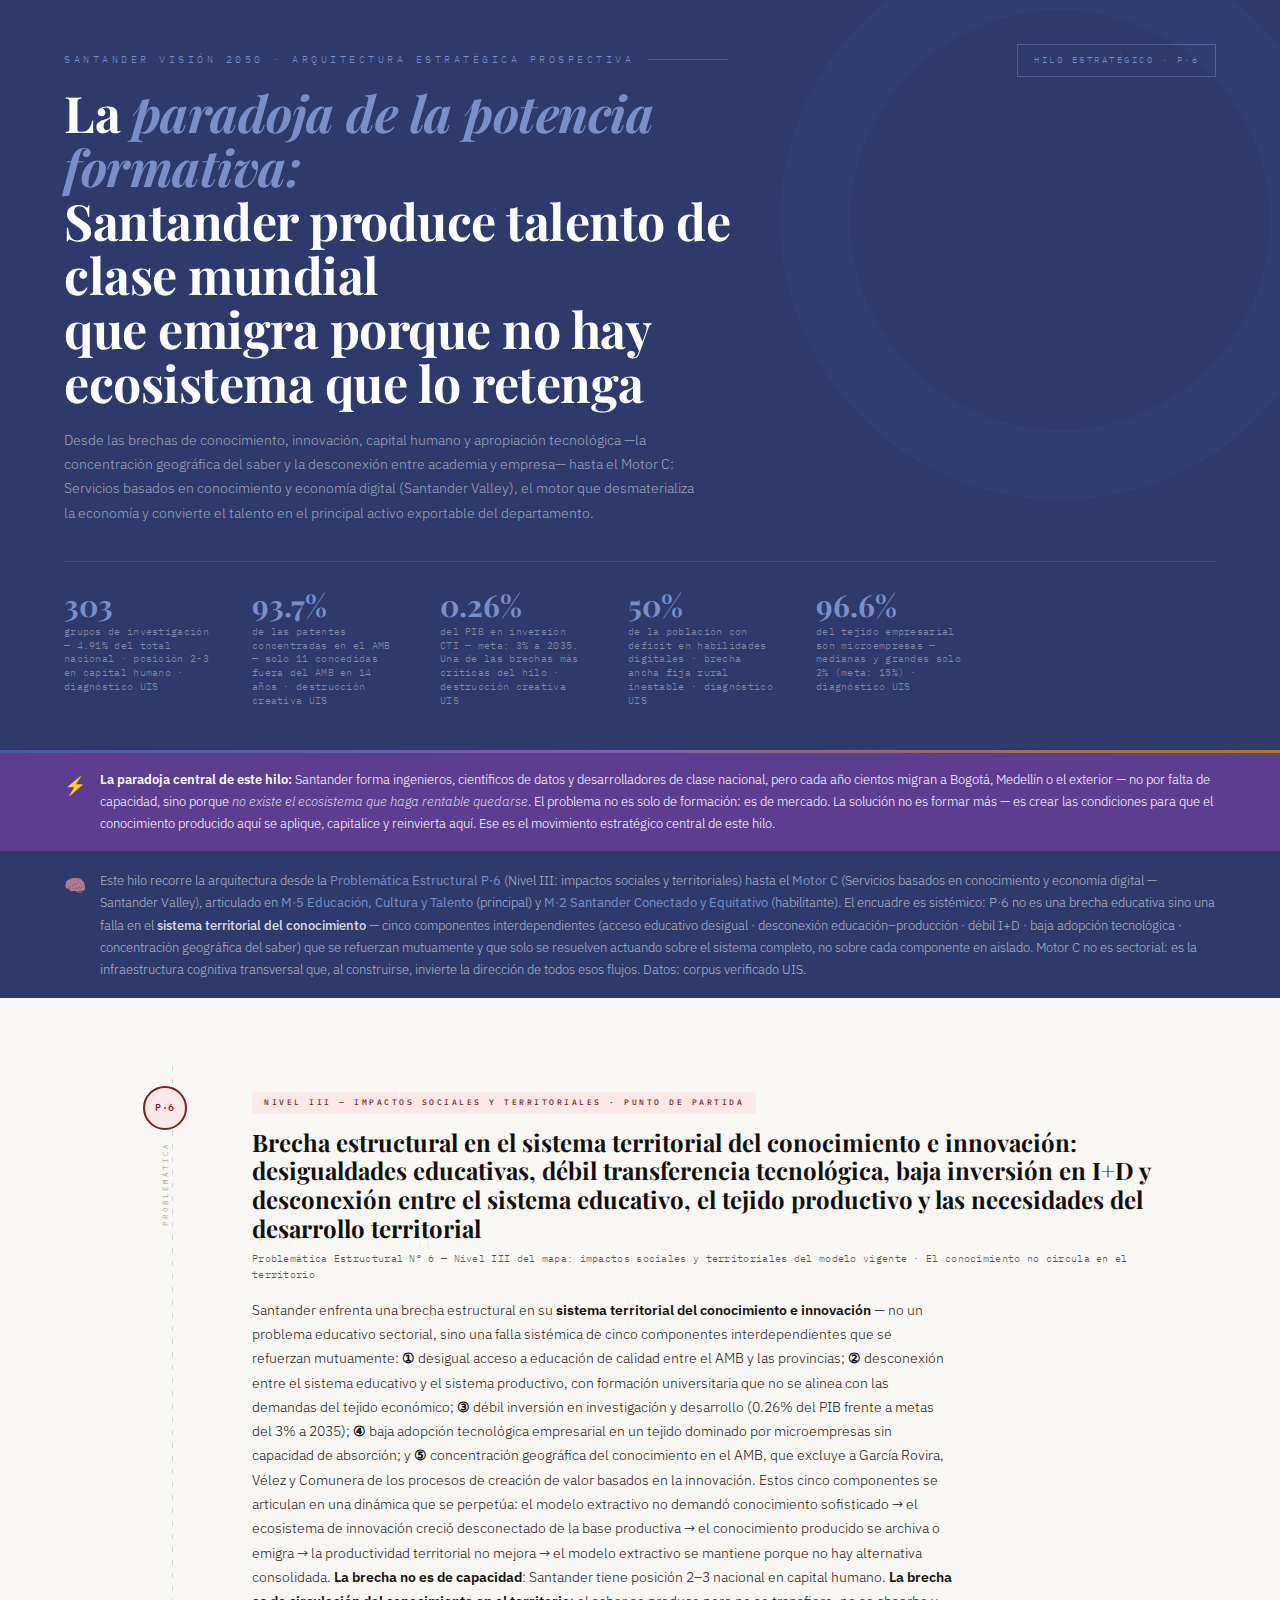
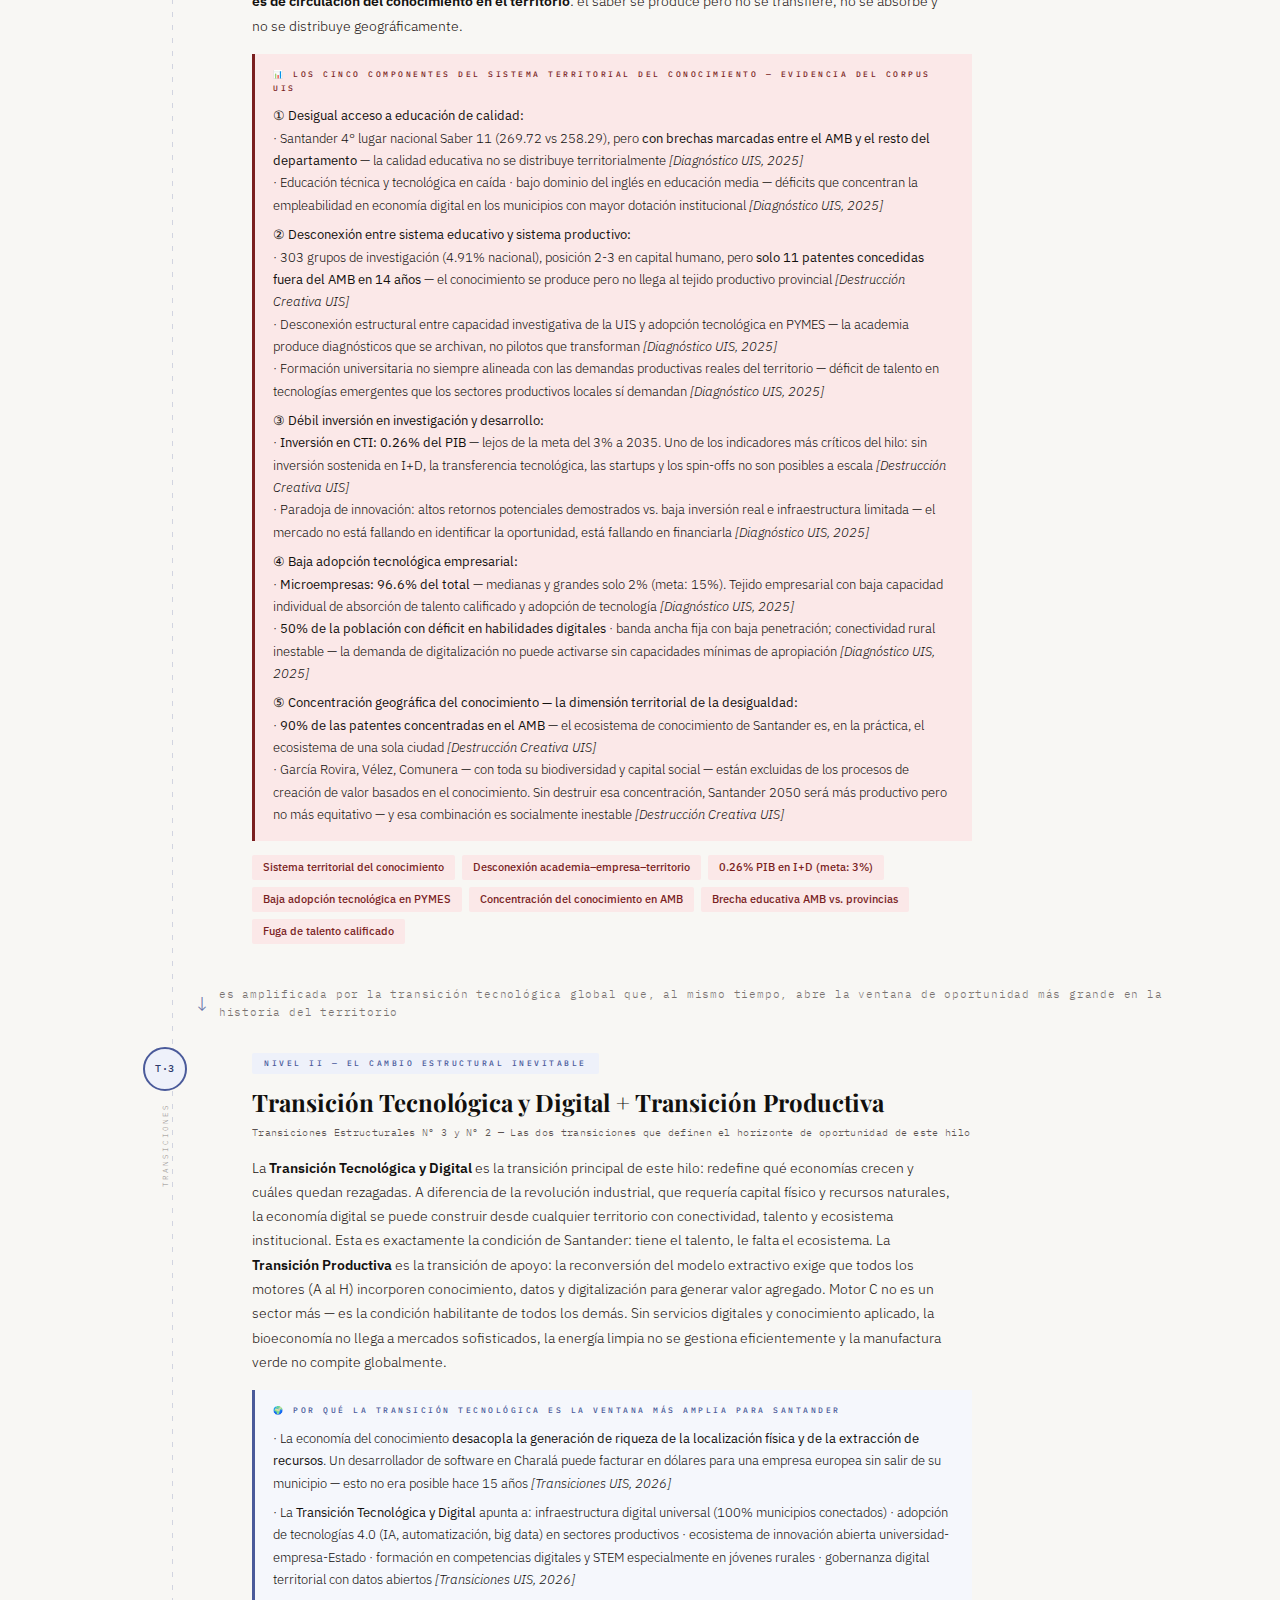
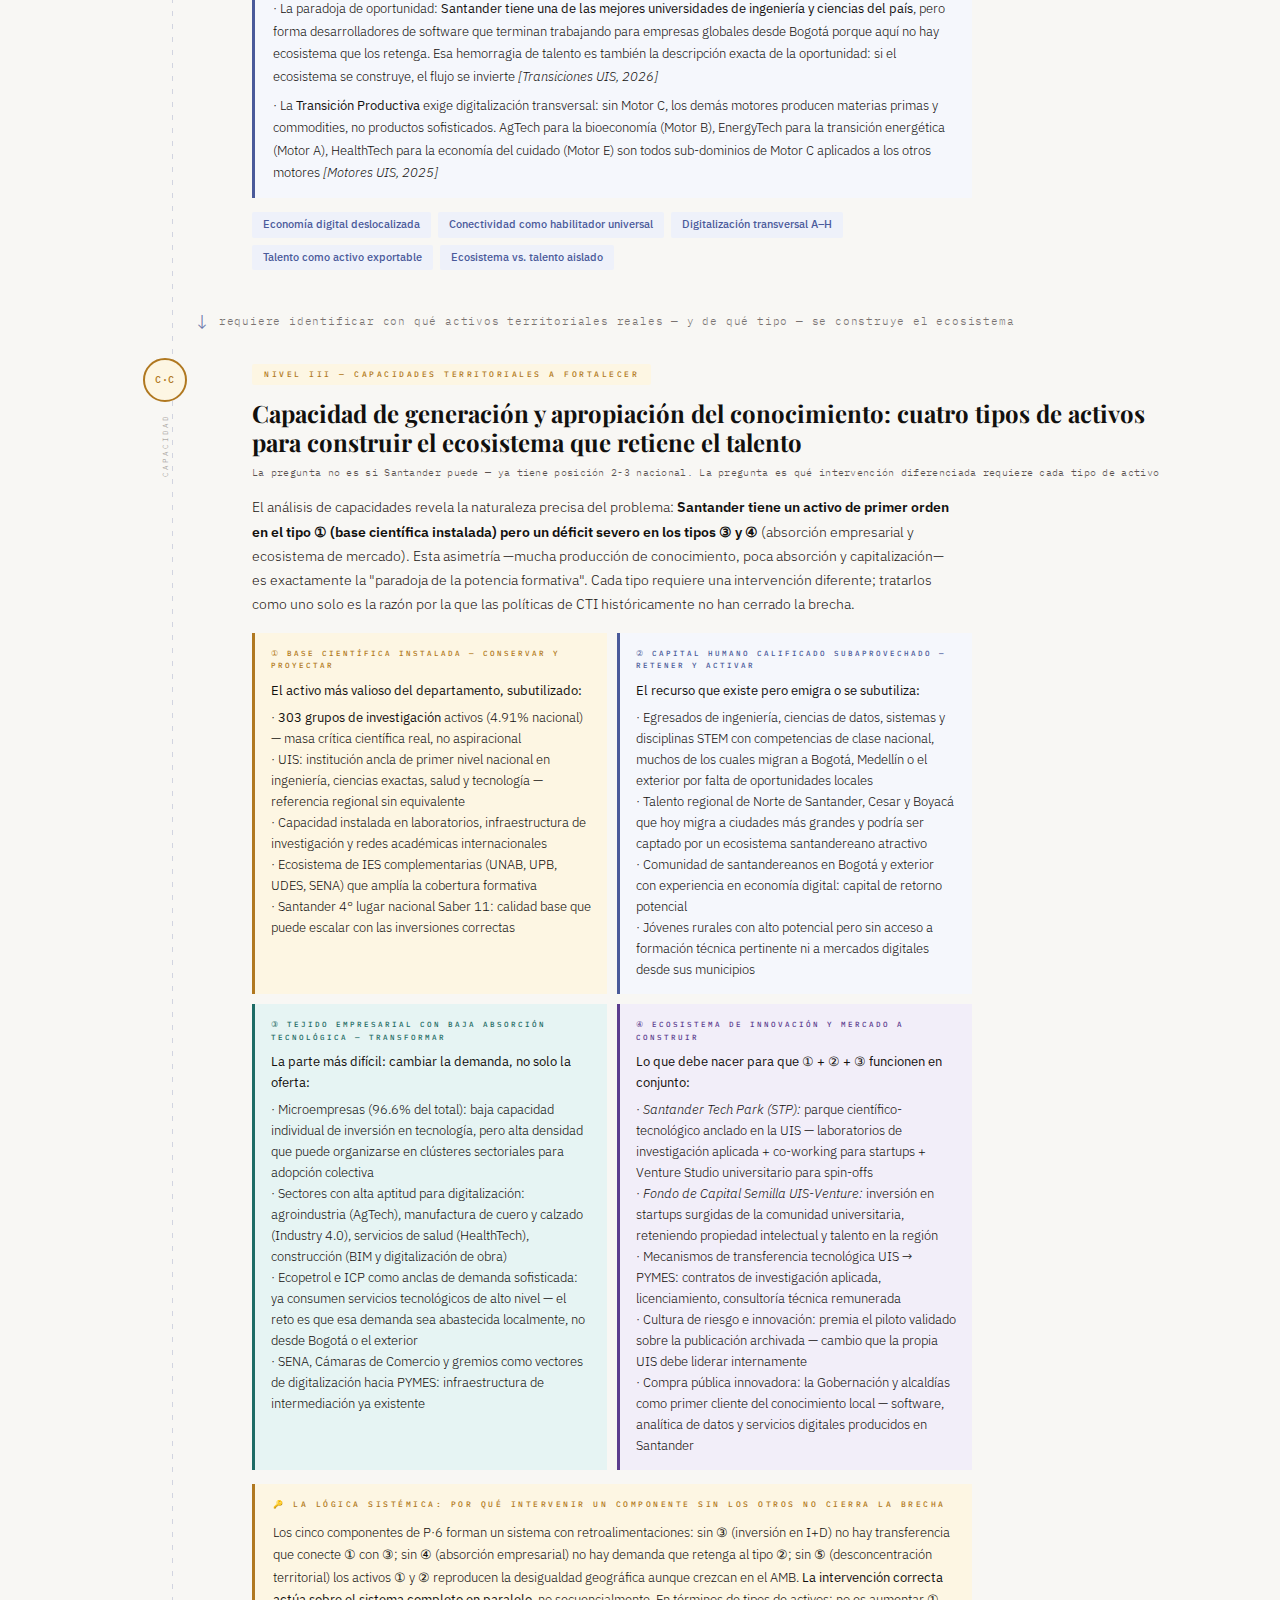
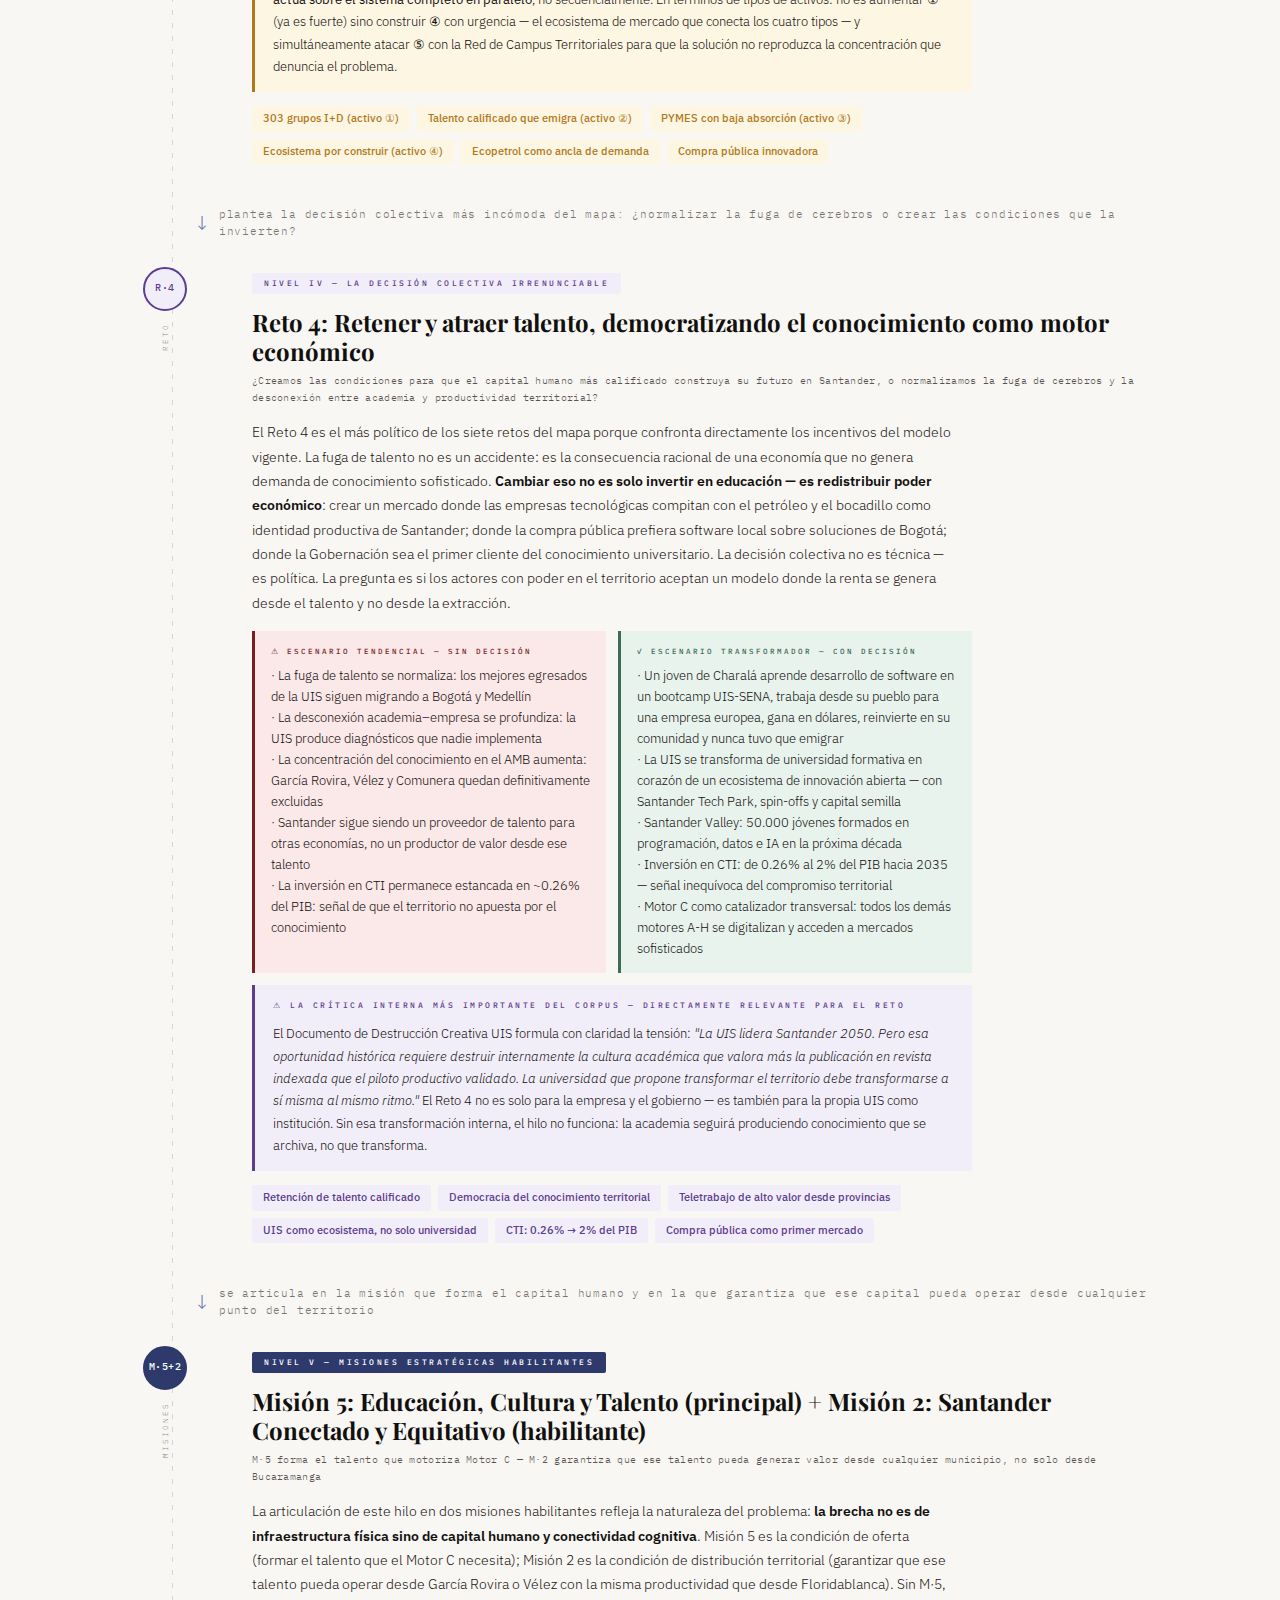
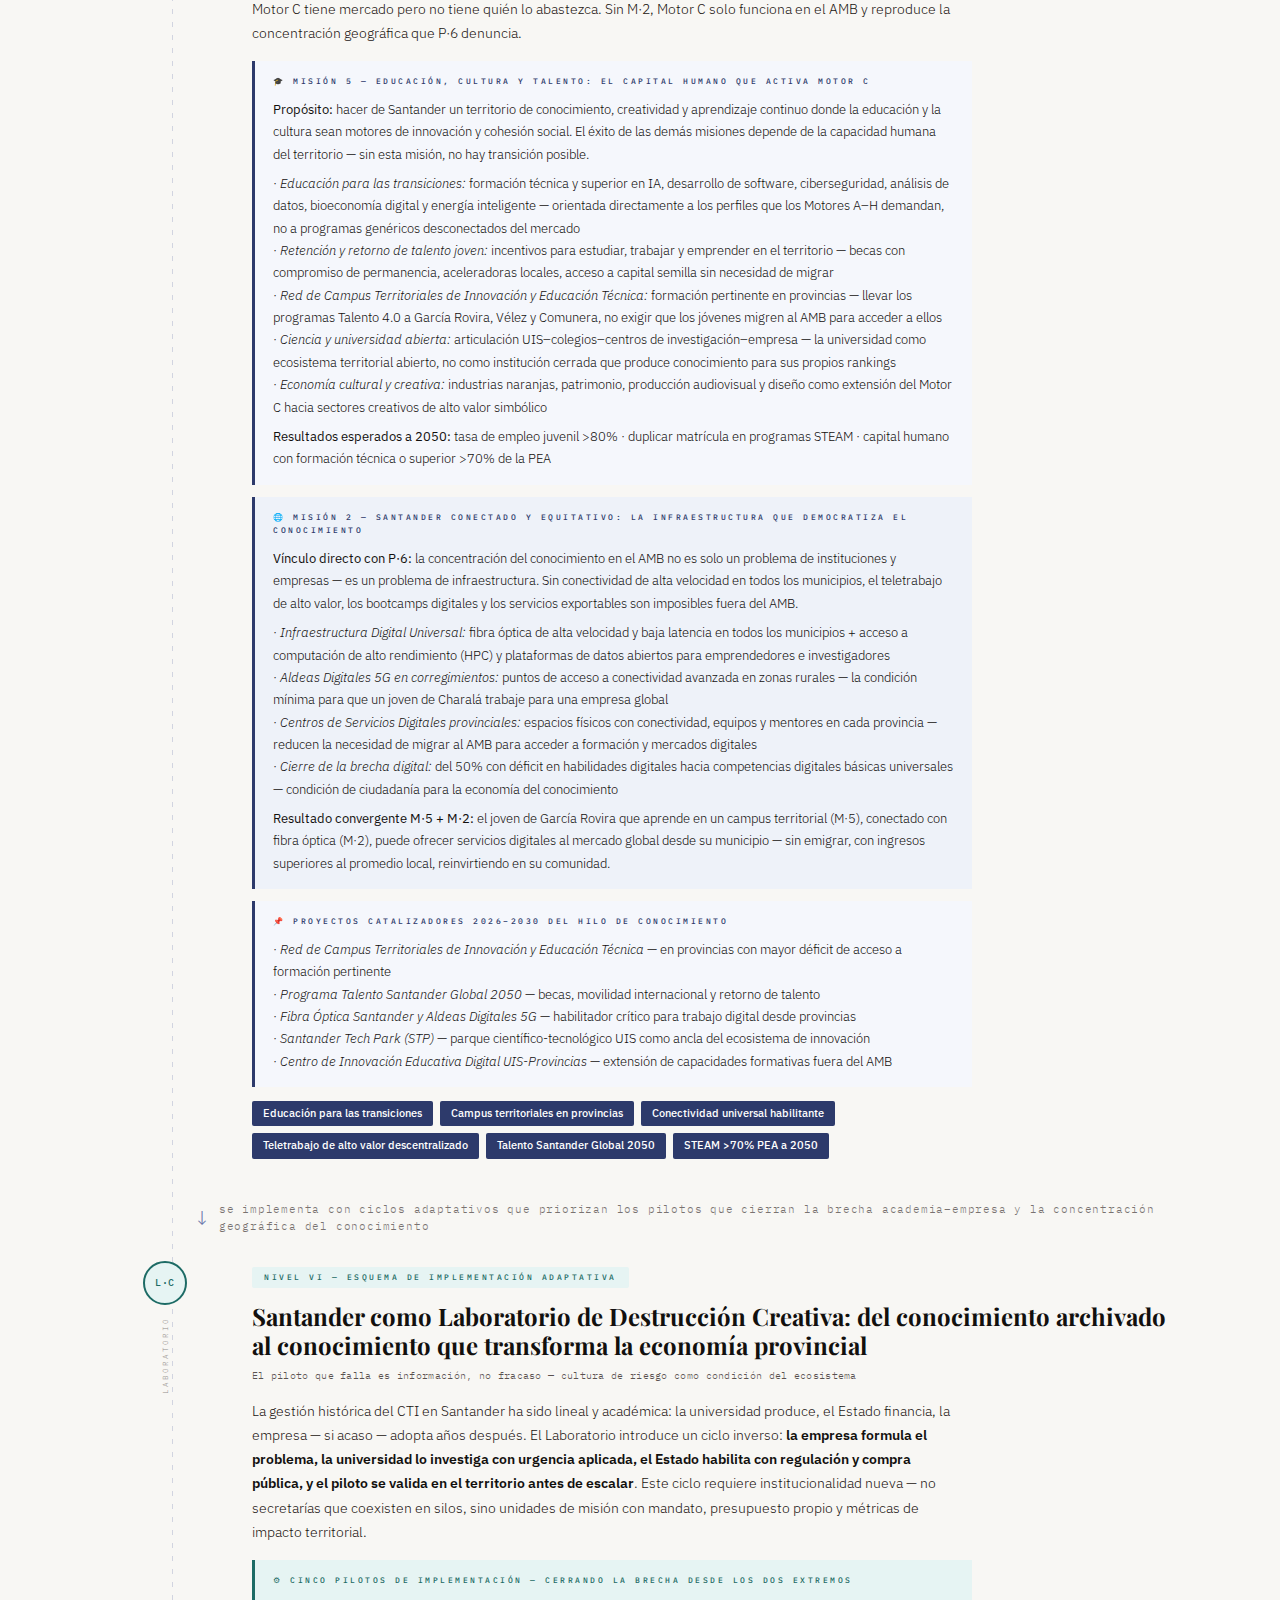
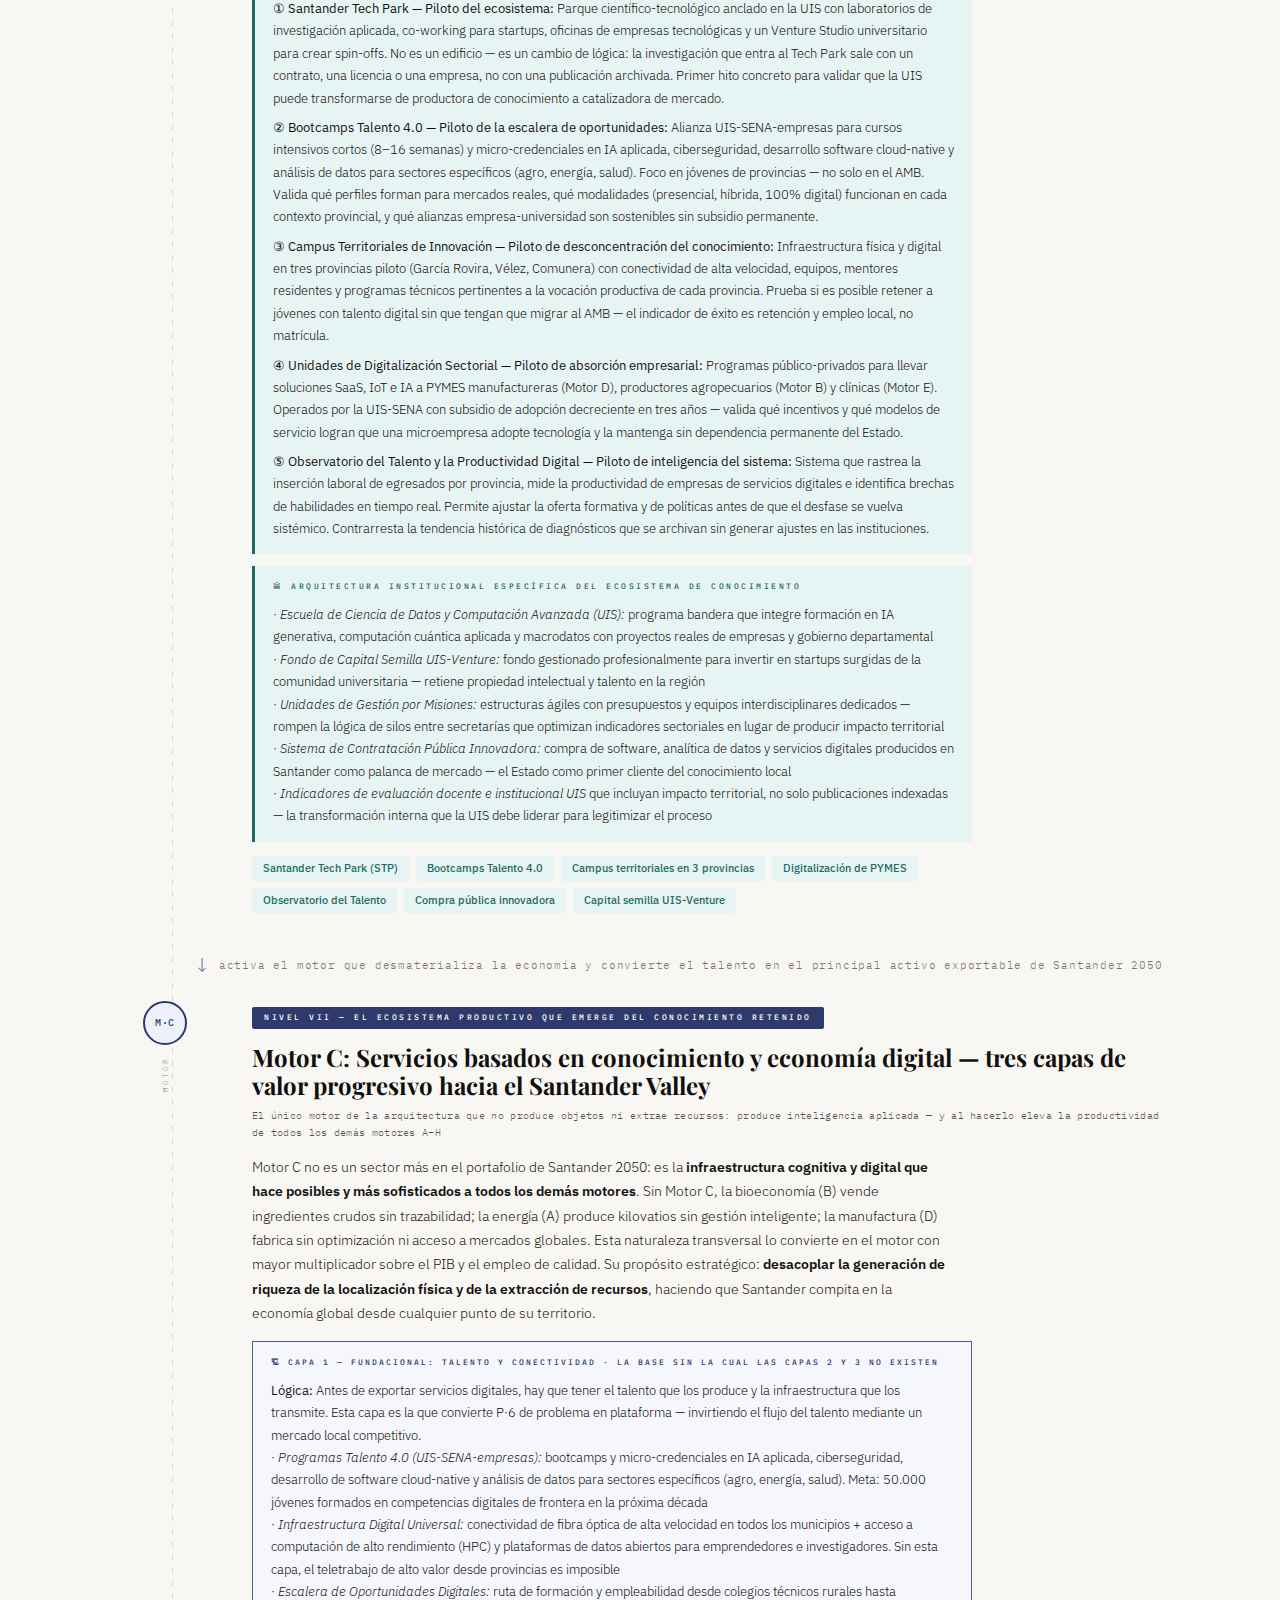
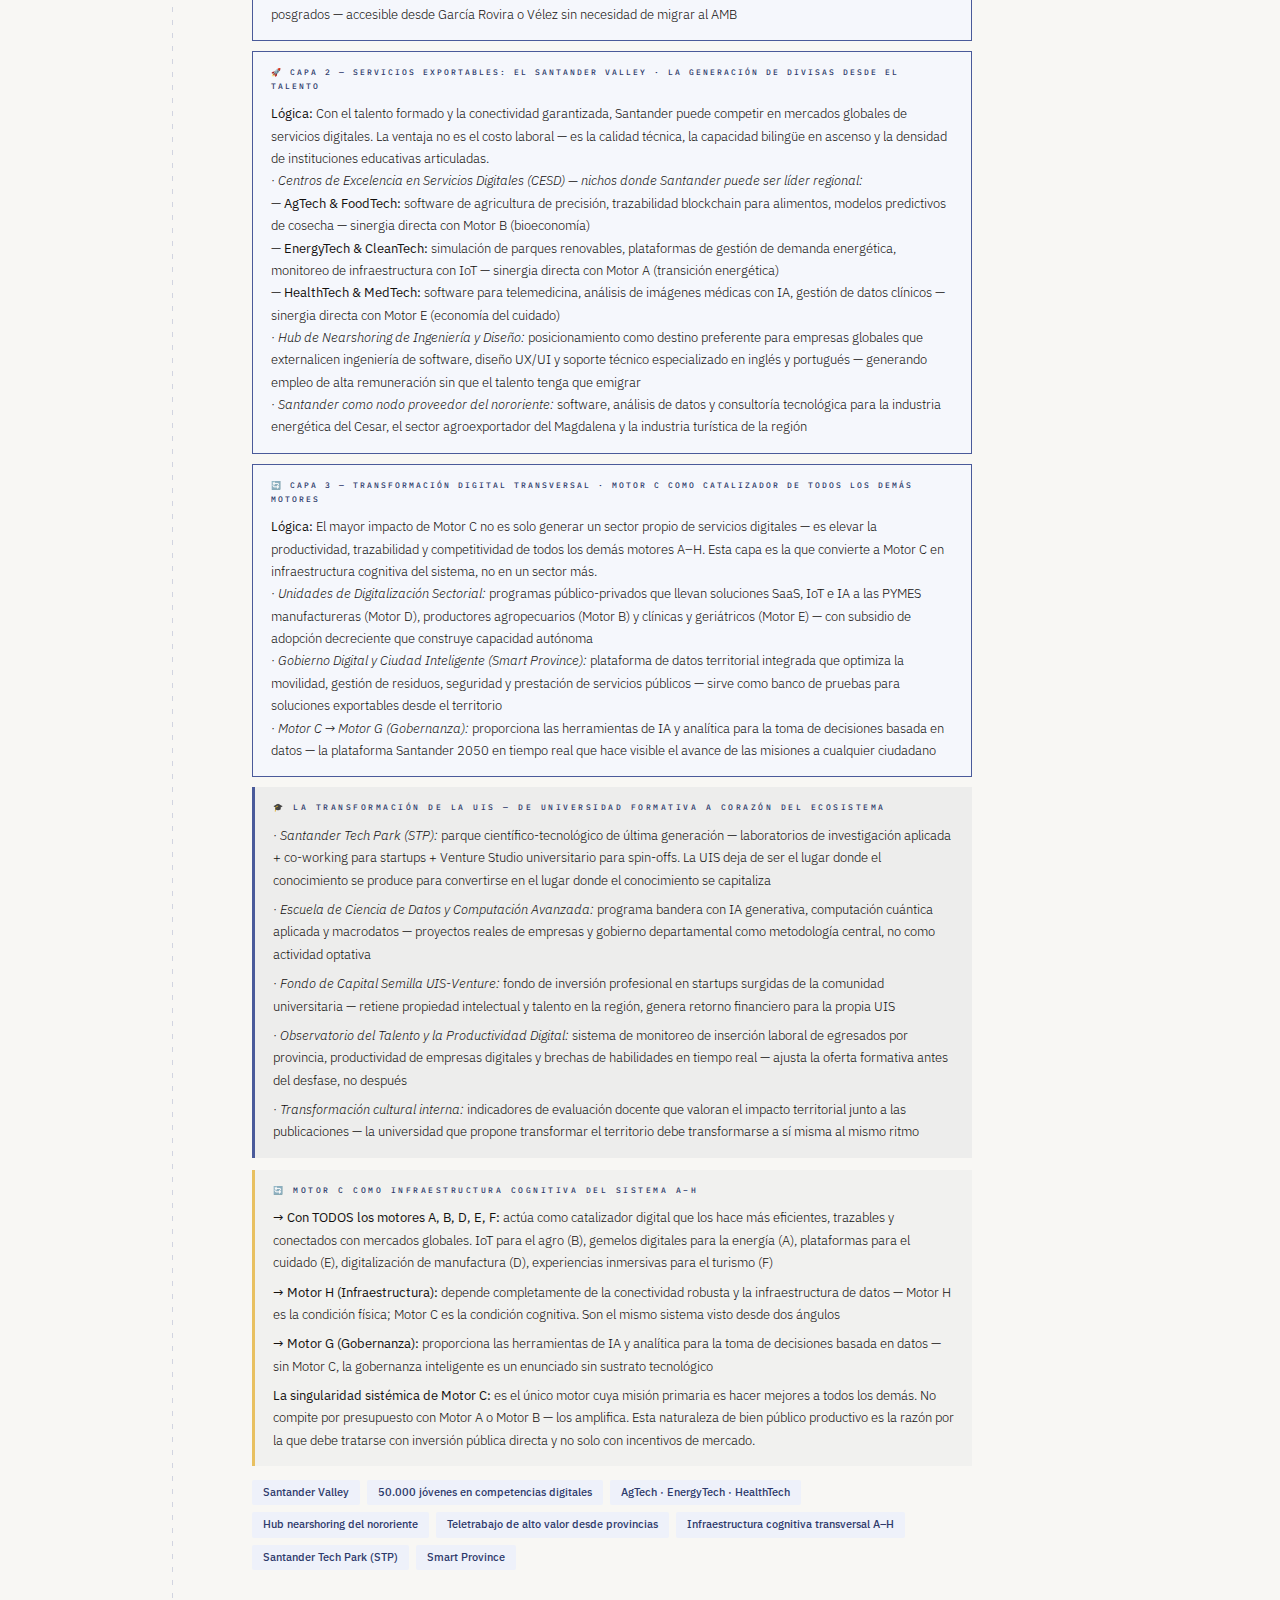
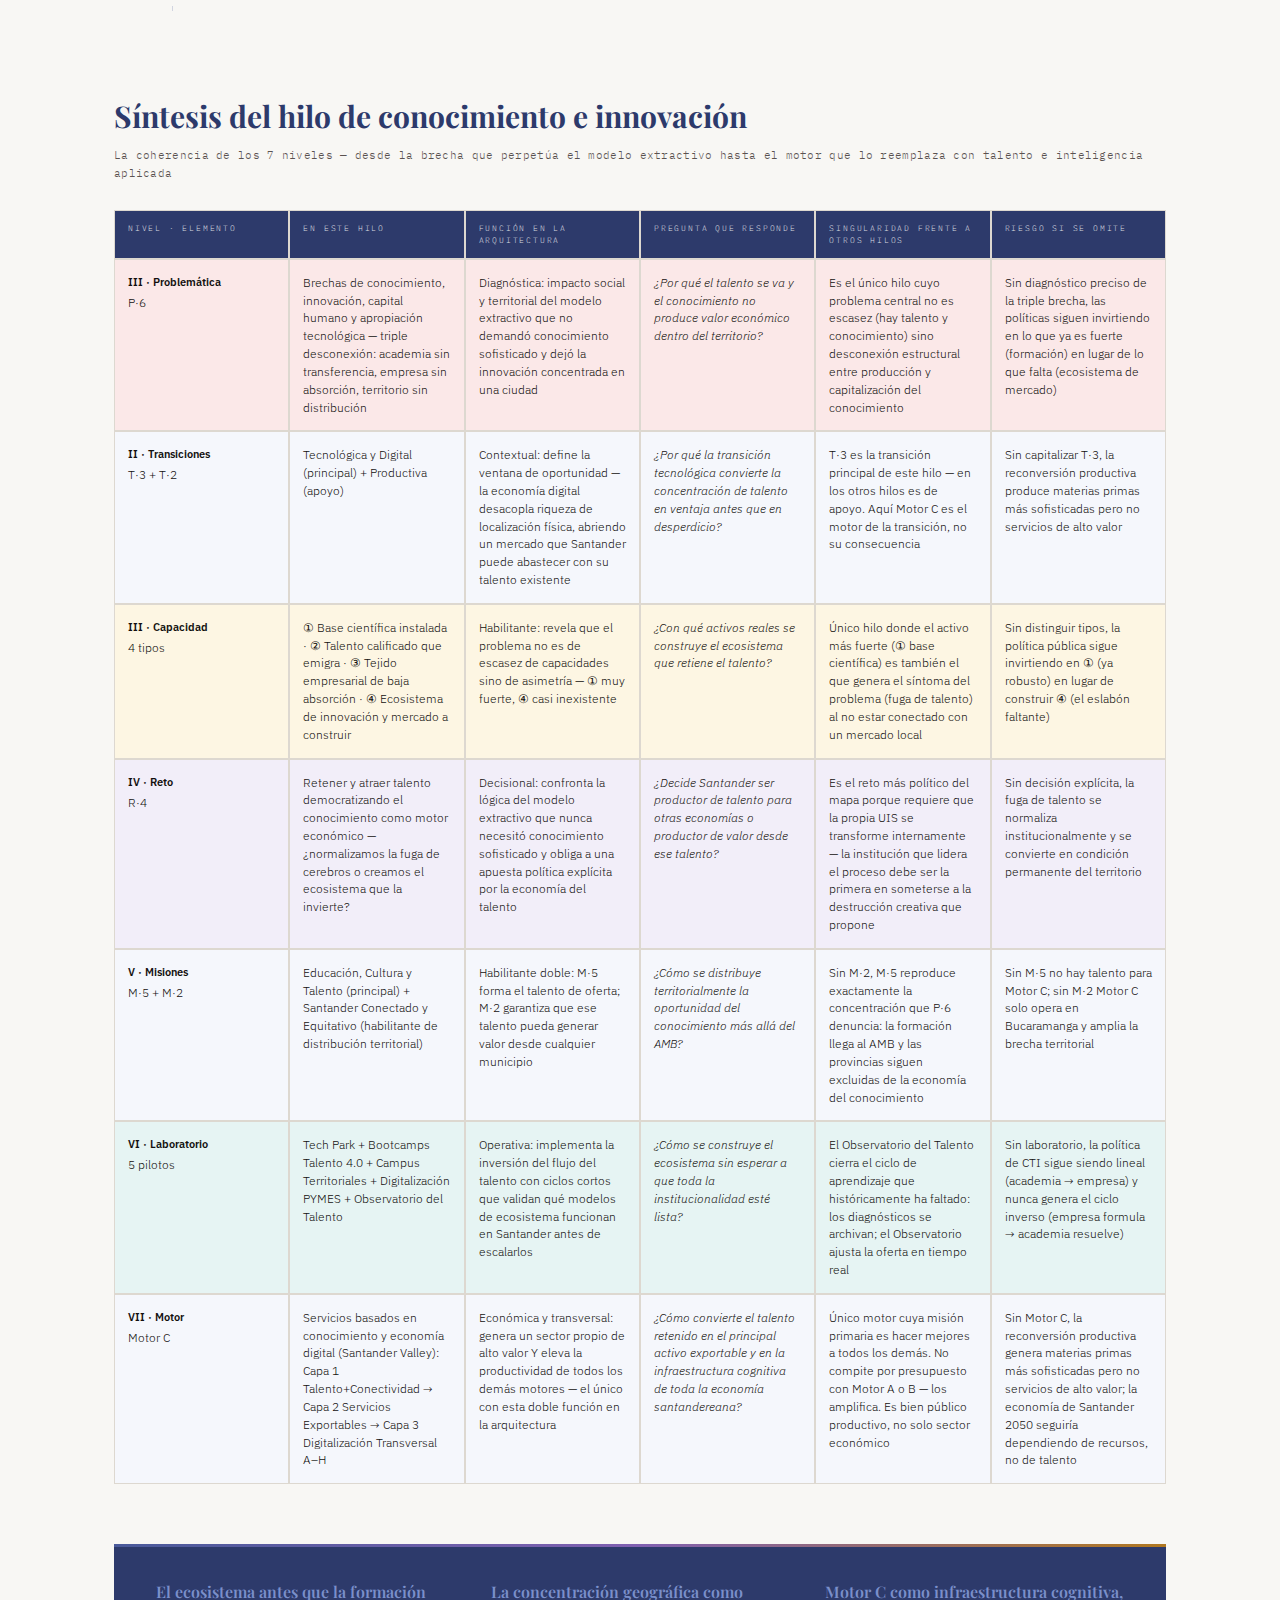
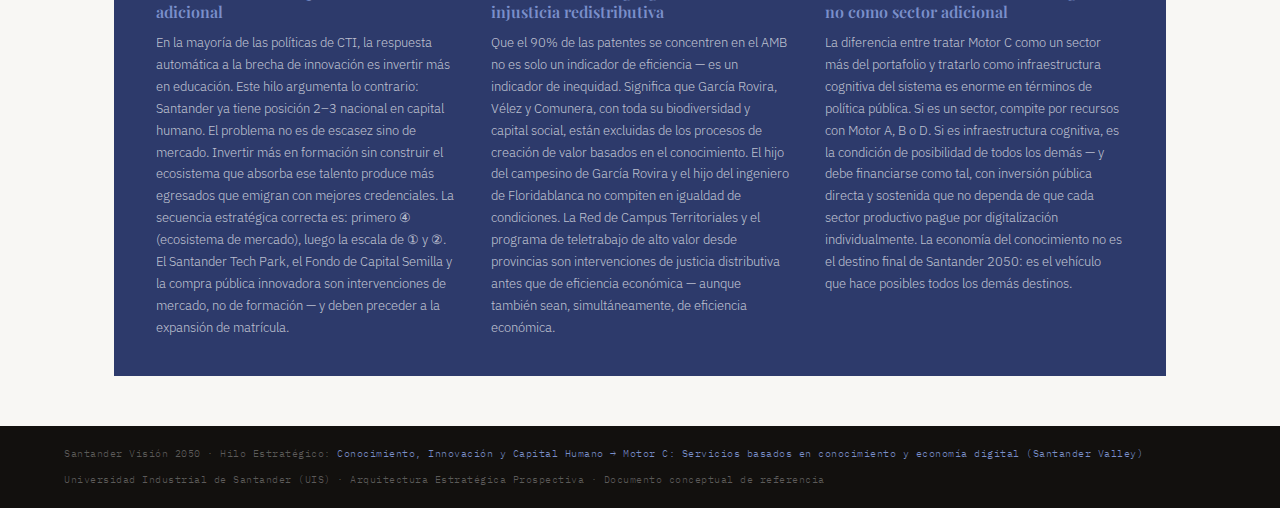
<file: hilo_06_conocimiento_santander2050.html>
<!DOCTYPE html>
<html lang="es">
<head>
<meta charset="UTF-8">
<meta name="viewport" content="width=device-width, initial-scale=1.0">
<title>Hilo Estratégico — Conocimiento, Innovación y Capital Humano · Santander Visión 2050</title>
<link href="https://fonts.googleapis.com/css2?family=Playfair+Display:ital,wght@0,400;0,600;0,700;1,400;1,600&family=IBM+Plex+Sans:wght@300;400;500;600&family=IBM+Plex+Mono:wght@400;500&display=swap" rel="stylesheet">
<style>
  :root {
    --indigo:       #2D3A6B;
    --indigo-mid:   #4A5A9A;
    --indigo-light: #7A8FCA;
    --indigo-pale:  #EEF1FA;
    --indigo-wash:  #F5F7FC;

    --violet:       #5C3D8F;
    --violet-mid:   #8060B0;
    --violet-pale:  #F2EEF9;

    --amber:        #B07820;
    --amber-mid:    #D09830;
    --amber-pale:   #FDF6E3;
    --amber-light:  #E8C060;

    --teal:         #1D6B65;
    --teal-pale:    #E6F4F3;

    --red-warn:     #7A1F1F;
    --red-pale:     #FBE8E8;

    --sage:         #3D6B55;
    --sage-pale:    #E8F3ED;

    --ink:          #12100E;
    --paper:        #F8F7F4;
    --warm-line:    #DDD8D0;
    --muted:        #5A5250;
  }

  * { margin: 0; padding: 0; box-sizing: border-box; }

  body {
    background: var(--paper);
    color: var(--ink);
    font-family: 'IBM Plex Sans', sans-serif;
    font-weight: 300;
    line-height: 1.65;
  }

  /* ==============================  HEADER  ============================== */
  header {
    background: var(--indigo);
    color: #fff;
    padding: 52px 64px 46px;
    position: relative;
    overflow: hidden;
  }
  header::before {
    content: '';
    position: absolute;
    top: -60px; right: -60px;
    width: 420px; height: 420px;
    border-radius: 50%;
    border: 70px solid rgba(90,110,200,0.09);
    pointer-events: none;
  }
  header::after {
    content: '';
    position: absolute;
    bottom: 0; left: 0;
    width: 100%; height: 3px;
    background: linear-gradient(90deg, var(--indigo-mid), var(--violet-mid), var(--amber));
  }
  .h-eyebrow {
    font-family: 'IBM Plex Mono', monospace;
    font-size: 9.5px; letter-spacing: 3.5px;
    text-transform: uppercase;
    color: var(--indigo-light);
    margin-bottom: 18px;
    display: flex; align-items: center; gap: 14px;
  }
  .h-eyebrow::after {
    content: ''; flex: 1; max-width: 80px;
    height: 1px; background: rgba(122,143,202,0.45);
  }
  header h1 {
    font-family: 'Playfair Display', serif;
    font-size: clamp(28px, 4vw, 50px);
    font-weight: 700; line-height: 1.08;
    max-width: 780px; margin-bottom: 18px;
    letter-spacing: -0.5px;
  }
  header h1 em { font-style: italic; color: var(--indigo-light); }
  header p.lead {
    font-size: 13.5px; line-height: 1.8;
    color: rgba(255,255,255,0.55); max-width: 640px;
  }
  .h-badge {
    position: absolute; top: 44px; right: 64px;
    border: 1px solid rgba(122,143,202,0.45);
    color: var(--indigo-light);
    font-family: 'IBM Plex Mono', monospace;
    font-size: 9px; letter-spacing: 2.5px;
    padding: 8px 16px; text-transform: uppercase;
  }
  .h-stat-bar {
    display: flex; gap: 40px;
    margin-top: 36px; padding-top: 28px;
    border-top: 1px solid rgba(255,255,255,0.09);
    flex-wrap: wrap;
  }
  .h-stat { display: flex; flex-direction: column; }
  .h-stat .num {
    font-family: 'Playfair Display', serif;
    font-size: 30px; font-weight: 700;
    color: var(--indigo-light); line-height: 1;
  }
  .h-stat .desc {
    font-size: 9.5px; color: rgba(255,255,255,0.42);
    margin-top: 5px;
    font-family: 'IBM Plex Mono', monospace;
    letter-spacing: 0.3px; max-width: 148px; line-height: 1.45;
  }

  /* FRANJA PARADOJA */
  .paradox-bar {
    background: var(--violet);
    color: #fff;
    padding: 16px 64px;
    font-size: 12.5px; line-height: 1.75;
    display: flex; align-items: flex-start; gap: 14px;
  }
  .paradox-bar .icon { font-size: 18px; flex-shrink: 0; margin-top: 1px; }
  .paradox-bar strong { font-weight: 600; }
  .paradox-bar em { font-style: italic; color: rgba(255,255,255,0.82); }

  .intro-strip {
    background: var(--indigo);
    color: rgba(255,255,255,0.62);
    padding: 18px 64px;
    font-size: 12.5px; line-height: 1.78;
    display: flex; align-items: flex-start; gap: 14px;
  }
  .intro-strip .icon { font-size: 18px; flex-shrink: 0; margin-top: 1px; }
  .intro-strip strong { color: var(--indigo-light); }
  .intro-strip em { color: rgba(255,255,255,0.85); font-style: normal; font-weight: 500; }

  /* ==============================  CUERPO  ============================== */
  .body-wrap {
    max-width: 1140px; margin: 0 auto;
    padding: 68px 44px 80px;
    position: relative;
  }
  .body-wrap::before {
    content: '';
    position: absolute;
    left: 102px; top: 68px; bottom: 80px; width: 1px;
    background: repeating-linear-gradient(
      to bottom,
      var(--indigo-mid) 0px, var(--indigo-mid) 5px,
      transparent 5px, transparent 13px
    );
    opacity: 0.22;
  }

  .node {
    display: grid;
    grid-template-columns: 102px 1fr;
    margin-bottom: 6px;
    position: relative;
  }
  .marker {
    display: flex; flex-direction: column;
    align-items: center; padding-top: 20px; z-index: 2;
  }
  .bubble {
    width: 44px; height: 44px; border-radius: 50%;
    display: flex; align-items: center; justify-content: center;
    font-family: 'IBM Plex Mono', monospace;
    font-size: 10px; font-weight: 500;
    flex-shrink: 0; border: 2px solid;
    letter-spacing: 0.5px;
  }
  .side-label {
    font-family: 'IBM Plex Mono', monospace;
    font-size: 7.5px; letter-spacing: 2px;
    text-transform: uppercase;
    writing-mode: vertical-rl;
    transform: rotate(180deg);
    color: var(--muted); margin-top: 12px;
    white-space: nowrap; opacity: 0.65;
  }
  .content { padding: 20px 0 22px 36px; }

  .step-pill {
    display: inline-flex; align-items: center; gap: 8px;
    font-family: 'IBM Plex Mono', monospace;
    font-size: 8px; letter-spacing: 2.5px;
    text-transform: uppercase;
    padding: 4px 12px; margin-bottom: 14px;
    font-weight: 500; border-radius: 2px;
  }
  .node-h {
    font-family: 'Playfair Display', serif;
    font-size: 24px; font-weight: 700;
    line-height: 1.2; margin-bottom: 8px;
  }
  .node-sub {
    font-family: 'IBM Plex Mono', monospace;
    font-size: 10px; color: var(--muted);
    margin-bottom: 14px; letter-spacing: 0.3px;
  }
  .node-text {
    font-size: 13.5px; line-height: 1.8;
    color: #1A1410; max-width: 700px; margin-bottom: 16px;
  }
  .node-text strong { color: var(--ink); font-weight: 600; }

  .box {
    border-left: 3px solid;
    padding: 14px 18px; margin: 12px 0;
    font-size: 13px; line-height: 1.72; max-width: 720px;
  }
  .box .bt {
    font-family: 'IBM Plex Mono', monospace;
    font-size: 8px; letter-spacing: 2.5px;
    text-transform: uppercase;
    margin-bottom: 10px; font-weight: 500;
  }
  .box p { margin-bottom: 7px; }
  .box p:last-child { margin-bottom: 0; }

  .tags {
    display: flex; flex-wrap: wrap;
    gap: 7px; margin: 14px 0; max-width: 720px;
  }
  .tag {
    font-size: 10.5px; padding: 4px 11px; border-radius: 2px;
    font-family: 'IBM Plex Sans', sans-serif; font-weight: 500;
  }

  .arrow-row {
    display: flex; align-items: center;
    padding-left: 82px; margin: 2px 0 6px; gap: 10px;
    color: var(--muted);
    font-size: 10.5px;
    font-family: 'IBM Plex Mono', monospace;
    letter-spacing: 0.8px; opacity: 0.8;
  }
  .arrow-row .arr { font-size: 20px; line-height: 1; color: var(--indigo-mid); }

  /* ==============================  COLORES POR NIVEL  ============================== */
  .n1 .bubble { background: var(--red-pale); color: var(--red-warn); border-color: var(--red-warn); }
  .n1 .step-pill { background: var(--red-pale); color: var(--red-warn); }
  .n1 .box { border-color: var(--red-warn); background: var(--red-pale); }
  .n1 .box .bt { color: var(--red-warn); }
  .n1 .tag { background: var(--red-pale); color: var(--red-warn); }

  .n2 .bubble { background: var(--indigo-pale); color: var(--indigo); border-color: var(--indigo-mid); }
  .n2 .step-pill { background: var(--indigo-pale); color: var(--indigo-mid); }
  .n2 .box { border-color: var(--indigo-mid); background: var(--indigo-wash); }
  .n2 .box .bt { color: var(--indigo-mid); }
  .n2 .tag { background: var(--indigo-pale); color: var(--indigo-mid); }

  .n3 .bubble { background: var(--amber-pale); color: var(--amber); border-color: var(--amber); }
  .n3 .step-pill { background: var(--amber-pale); color: var(--amber); }
  .n3 .box { border-color: var(--amber); background: var(--amber-pale); }
  .n3 .box .bt { color: var(--amber); }
  .n3 .tag { background: var(--amber-pale); color: var(--amber); }

  .n4 .bubble { background: var(--violet-pale); color: var(--violet); border-color: var(--violet); }
  .n4 .step-pill { background: var(--violet-pale); color: var(--violet); }
  .n4 .box { border-color: var(--violet); background: var(--violet-pale); }
  .n4 .box .bt { color: var(--violet); }
  .n4 .box-inaction { border-color: var(--red-warn); background: var(--red-pale); }
  .n4 .box-action { border-color: var(--sage); background: var(--sage-pale); }
  .n4 .tag { background: var(--violet-pale); color: var(--violet); }

  .n5 .bubble { background: var(--indigo); color: #fff; border-color: var(--indigo); }
  .n5 .step-pill { background: var(--indigo); color: #fff; }
  .n5 .box { border-color: var(--indigo); background: var(--indigo-wash); }
  .n5 .box .bt { color: var(--indigo); }
  .n5 .tag { background: var(--indigo); color: #fff; }

  .n6 .bubble { background: var(--teal-pale); color: var(--teal); border-color: var(--teal); }
  .n6 .step-pill { background: var(--teal-pale); color: var(--teal); }
  .n6 .box { border-color: var(--teal); background: var(--teal-pale); }
  .n6 .box .bt { color: var(--teal); }
  .n6 .tag { background: var(--teal-pale); color: var(--teal); }

  .n7 .bubble { background: var(--indigo-pale); color: var(--indigo); border-color: var(--indigo); }
  .n7 .step-pill { background: var(--indigo); color: #fff; }
  .n7 .box { border-color: var(--indigo-mid); background: var(--indigo-wash); }
  .n7 .box .bt { color: var(--indigo); }
  .n7 .tag { background: var(--indigo-pale); color: var(--indigo); }

  /* ==============================  GRILLA 4 CAPACIDADES  ============================== */
  .cap-grid {
    display: grid; grid-template-columns: 1fr 1fr;
    gap: 10px; max-width: 720px; margin: 14px 0;
  }
  .cap-cell {
    padding: 14px 16px;
    font-size: 12.5px; line-height: 1.68;
  }
  .cap-label {
    font-family: 'IBM Plex Mono', monospace;
    font-size: 7.5px; letter-spacing: 2px;
    text-transform: uppercase; font-weight: 500;
    margin-bottom: 8px; display: block;
  }

  /* SPLIT ESCENARIOS */
  .box-split {
    display: grid; grid-template-columns: 1fr 1fr;
    gap: 12px; max-width: 720px; margin: 12px 0;
  }
  .box-inaction {
    border-left: 3px solid var(--red-warn);
    background: var(--red-pale);
    padding: 14px 16px; font-size: 12.5px; line-height: 1.68;
  }
  .box-action {
    border-left: 3px solid var(--sage);
    background: var(--sage-pale);
    padding: 14px 16px; font-size: 12.5px; line-height: 1.68;
  }
  .bt2 {
    font-family: 'IBM Plex Mono', monospace;
    font-size: 7.5px; letter-spacing: 2px;
    text-transform: uppercase; font-weight: 500;
    margin-bottom: 8px; display: block;
  }
  .box-inaction .bt2 { color: var(--red-warn); }
  .box-action .bt2 { color: var(--sage); }

  /* CAPA MOTOR */
  .layer-box {
    border: 1px solid var(--indigo-mid);
    background: var(--indigo-wash);
    padding: 14px 18px; margin: 10px 0;
    max-width: 720px; font-size: 13px; line-height: 1.72;
  }
  .layer-box .lb {
    font-family: 'IBM Plex Mono', monospace;
    font-size: 8px; letter-spacing: 2px;
    text-transform: uppercase; font-weight: 500;
    color: var(--indigo); margin-bottom: 10px; display: block;
  }

  /* ==============================  TABLA SÍNTESIS  ============================== */
  .synthesis {
    max-width: 1140px; margin: 0 auto; padding: 0 44px 60px;
  }
  .synthesis h2 {
    font-family: 'Playfair Display', serif;
    font-size: 30px; font-weight: 700;
    margin-bottom: 6px; color: var(--indigo);
  }
  .synthesis .sub {
    font-family: 'IBM Plex Mono', monospace;
    font-size: 10.5px; color: var(--muted);
    margin-bottom: 28px; letter-spacing: 0.3px;
  }
  .synth-wrap {
    display: grid; grid-template-columns: repeat(6, 1fr);
    gap: 2px; background: var(--warm-line);
    border: 1px solid var(--warm-line);
  }
  .sc {
    background: var(--paper);
    padding: 14px 13px; font-size: 11.5px; line-height: 1.55;
  }
  .sc.head {
    background: var(--indigo);
    color: rgba(255,255,255,0.82);
    font-family: 'IBM Plex Mono', monospace;
    font-size: 8px; letter-spacing: 1.8px;
    text-transform: uppercase; padding: 11px 13px;
  }
  .sc strong { display: block; font-size: 11px; font-weight: 600; margin-bottom: 3px; }

  /* ==============================  DIFERENCIADORES  ============================== */
  .diff-section {
    max-width: 1140px; margin: 0 auto; padding: 0 44px 50px;
  }
  .diff-inner {
    background: var(--indigo);
    color: rgba(255,255,255,0.7);
    padding: 38px 42px;
    display: grid; grid-template-columns: 1fr 1fr 1fr;
    gap: 36px; position: relative;
  }
  .diff-inner::before {
    content: '';
    position: absolute; top: 0; left: 0;
    width: 100%; height: 3px;
    background: linear-gradient(90deg, var(--indigo-mid), var(--violet-mid), var(--amber));
  }
  .diff-inner h3 {
    font-family: 'Playfair Display', serif;
    font-size: 16px; font-weight: 600;
    color: var(--indigo-light);
    margin-bottom: 10px; line-height: 1.25;
  }
  .diff-inner p { font-size: 12.5px; line-height: 1.75; }

  footer {
    background: var(--ink);
    color: rgba(255,255,255,0.32);
    padding: 20px 64px;
    font-family: 'IBM Plex Mono', monospace;
    font-size: 9.5px; letter-spacing: 0.5px;
    display: flex; justify-content: space-between;
    align-items: center; flex-wrap: wrap; gap: 10px;
  }
  footer span { color: var(--indigo-light); }

  @media (max-width: 780px) {
    header, .paradox-bar, .intro-strip { padding-left: 24px; padding-right: 24px; }
    .h-badge { display: none; }
    .body-wrap { padding: 40px 20px 60px; }
    .body-wrap::before { left: 58px; }
    .node { grid-template-columns: 58px 1fr; }
    .arrow-row { padding-left: 42px; }
    .synthesis, .diff-section { padding: 0 20px 40px; }
    .synth-wrap { grid-template-columns: 1fr 1fr; }
    .diff-inner { grid-template-columns: 1fr; gap: 24px; }
    .box-split, .cap-grid { grid-template-columns: 1fr; }
    footer { padding: 16px 24px; }
  }
</style>
</head>
<body>

<!-- ===================== HEADER ===================== -->
<header>
  <div class="h-badge">Hilo Estratégico · P·6</div>
  <div class="h-eyebrow">Santander Visión 2050 · Arquitectura Estratégica Prospectiva</div>
  <h1>La <em>paradoja de la potencia formativa:</em><br>Santander produce talento de clase mundial<br>que emigra porque no hay ecosistema que lo retenga</h1>
  <p class="lead">Desde las brechas de conocimiento, innovación, capital humano y apropiación tecnológica —la concentración geográfica del saber y la desconexión entre academia y empresa— hasta el Motor C: Servicios basados en conocimiento y economía digital (Santander Valley), el motor que desmaterializa la economía y convierte el talento en el principal activo exportable del departamento.</p>
  <div class="h-stat-bar">
    <div class="h-stat">
      <span class="num">303</span>
      <span class="desc">grupos de investigación — 4.91% del total nacional · posición 2-3 en capital humano · diagnóstico UIS</span>
    </div>
    <div class="h-stat">
      <span class="num">93.7%</span>
      <span class="desc">de las patentes concentradas en el AMB — solo 11 concedidas fuera del AMB en 14 años · destrucción creativa UIS</span>
    </div>
    <div class="h-stat">
      <span class="num">0.26%</span>
      <span class="desc">del PIB en inversión CTI — meta: 3% a 2035. Una de las brechas más críticas del hilo · destrucción creativa UIS</span>
    </div>
    <div class="h-stat">
      <span class="num">50%</span>
      <span class="desc">de la población con déficit en habilidades digitales · brecha ancha fija rural inestable · diagnóstico UIS</span>
    </div>
    <div class="h-stat">
      <span class="num">96.6%</span>
      <span class="desc">del tejido empresarial son microempresas — medianas y grandes solo 2% (meta: 15%) · diagnóstico UIS</span>
    </div>
  </div>
</header>

<!-- FRANJA PARADOJA -->
<div class="paradox-bar">
  <span class="icon">⚡</span>
  <div><strong>La paradoja central de este hilo:</strong> Santander forma ingenieros, científicos de datos y desarrolladores de clase nacional, pero cada año cientos migran a Bogotá, Medellín o el exterior — no por falta de capacidad, sino porque <em>no existe el ecosistema que haga rentable quedarse</em>. El problema no es solo de formación: es de mercado. La solución no es formar más — es crear las condiciones para que el conocimiento producido aquí se aplique, capitalice y reinvierta aquí. Ese es el movimiento estratégico central de este hilo.</div>
</div>

<!-- INTRO -->
<div class="intro-strip">
  <span class="icon">🧠</span>
  <div>Este hilo recorre la arquitectura desde la <strong>Problemática Estructural P·6</strong> (Nivel III: impactos sociales y territoriales) hasta el <strong>Motor C</strong> (Servicios basados en conocimiento y economía digital — Santander Valley), articulado en <strong>M·5 Educación, Cultura y Talento</strong> (principal) y <strong>M·2 Santander Conectado y Equitativo</strong> (habilitante). El encuadre es sistémico: P·6 no es una brecha educativa sino una falla en el <em>sistema territorial del conocimiento</em> — cinco componentes interdependientes (acceso educativo desigual · desconexión educación–producción · débil I+D · baja adopción tecnológica · concentración geográfica del saber) que se refuerzan mutuamente y que solo se resuelven actuando sobre el sistema completo, no sobre cada componente en aislado. Motor C no es sectorial: es la infraestructura cognitiva transversal que, al construirse, invierte la dirección de todos esos flujos. Datos: corpus verificado UIS.</div>
</div>

<!-- ===================== TIMELINE ===================== -->
<div class="body-wrap">

  <!-- N1 PROBLEMÁTICA -->
  <div class="node n1">
    <div class="marker">
      <div class="bubble">P·6</div>
      <div class="side-label">Problemática</div>
    </div>
    <div class="content">
      <span class="step-pill">Nivel III — Impactos sociales y territoriales · Punto de partida</span>
      <div class="node-h">Brecha estructural en el sistema territorial del conocimiento e innovación: desigualdades educativas, débil transferencia tecnológica, baja inversión en I+D y desconexión entre el sistema educativo, el tejido productivo y las necesidades del desarrollo territorial</div>
      <div class="node-sub">Problemática Estructural Nº 6 — Nivel III del mapa: impactos sociales y territoriales del modelo vigente · El conocimiento no circula en el territorio</div>
      <div class="node-text">
        Santander enfrenta una brecha estructural en su <strong>sistema territorial del conocimiento e innovación</strong> — no un problema educativo sectorial, sino una falla sistémica de cinco componentes interdependientes que se refuerzan mutuamente: <strong>①</strong> desigual acceso a educación de calidad entre el AMB y las provincias; <strong>②</strong> desconexión entre el sistema educativo y el sistema productivo, con formación universitaria que no se alinea con las demandas del tejido económico; <strong>③</strong> débil inversión en investigación y desarrollo (0.26% del PIB frente a metas del 3% a 2035); <strong>④</strong> baja adopción tecnológica empresarial en un tejido dominado por microempresas sin capacidad de absorción; y <strong>⑤</strong> concentración geográfica del conocimiento en el AMB, que excluye a García Rovira, Vélez y Comunera de los procesos de creación de valor basados en la innovación. Estos cinco componentes se articulan en una dinámica que se perpetúa: el modelo extractivo no demandó conocimiento sofisticado → el ecosistema de innovación creció desconectado de la base productiva → el conocimiento producido se archiva o emigra → la productividad territorial no mejora → el modelo extractivo se mantiene porque no hay alternativa consolidada. <strong>La brecha no es de capacidad</strong>: Santander tiene posición 2–3 nacional en capital humano. <strong>La brecha es de circulación del conocimiento en el territorio</strong>: el saber se produce pero no se transfiere, no se absorbe y no se distribuye geográficamente.
      </div>
      <div class="box n1">
        <div class="bt">📊 Los cinco componentes del sistema territorial del conocimiento — evidencia del corpus UIS</div>
        <p><strong>① Desigual acceso a educación de calidad:</strong><br>
        · Santander 4° lugar nacional Saber 11 (269.72 vs 258.29), pero <strong>con brechas marcadas entre el AMB y el resto del departamento</strong> — la calidad educativa no se distribuye territorialmente <em>[Diagnóstico UIS, 2025]</em><br>
        · Educación técnica y tecnológica en caída · bajo dominio del inglés en educación media — déficits que concentran la empleabilidad en economía digital en los municipios con mayor dotación institucional <em>[Diagnóstico UIS, 2025]</em></p>
        <p><strong>② Desconexión entre sistema educativo y sistema productivo:</strong><br>
        · 303 grupos de investigación (4.91% nacional), posición 2-3 en capital humano, pero <strong>solo 11 patentes concedidas fuera del AMB en 14 años</strong> — el conocimiento se produce pero no llega al tejido productivo provincial <em>[Destrucción Creativa UIS]</em><br>
        · Desconexión estructural entre capacidad investigativa de la UIS y adopción tecnológica en PYMES — la academia produce diagnósticos que se archivan, no pilotos que transforman <em>[Diagnóstico UIS, 2025]</em><br>
        · Formación universitaria no siempre alineada con las demandas productivas reales del territorio — déficit de talento en tecnologías emergentes que los sectores productivos locales sí demandan <em>[Diagnóstico UIS, 2025]</em></p>
        <p><strong>③ Débil inversión en investigación y desarrollo:</strong><br>
        · <strong>Inversión en CTI: 0.26% del PIB</strong> — lejos de la meta del 3% a 2035. Uno de los indicadores más críticos del hilo: sin inversión sostenida en I+D, la transferencia tecnológica, las startups y los spin-offs no son posibles a escala <em>[Destrucción Creativa UIS]</em><br>
        · Paradoja de innovación: altos retornos potenciales demostrados vs. baja inversión real e infraestructura limitada — el mercado no está fallando en identificar la oportunidad, está fallando en financiarla <em>[Diagnóstico UIS, 2025]</em></p>
        <p><strong>④ Baja adopción tecnológica empresarial:</strong><br>
        · <strong>Microempresas: 96.6% del total</strong> — medianas y grandes solo 2% (meta: 15%). Tejido empresarial con baja capacidad individual de absorción de talento calificado y adopción de tecnología <em>[Diagnóstico UIS, 2025]</em><br>
        · <strong>50% de la población con déficit en habilidades digitales</strong> · banda ancha fija con baja penetración; conectividad rural inestable — la demanda de digitalización no puede activarse sin capacidades mínimas de apropiación <em>[Diagnóstico UIS, 2025]</em></p>
        <p><strong>⑤ Concentración geográfica del conocimiento — la dimensión territorial de la desigualdad:</strong><br>
        · <strong>90% de las patentes concentradas en el AMB</strong> — el ecosistema de conocimiento de Santander es, en la práctica, el ecosistema de una sola ciudad <em>[Destrucción Creativa UIS]</em><br>
        · García Rovira, Vélez, Comunera — con toda su biodiversidad y capital social — están excluidas de los procesos de creación de valor basados en el conocimiento. Sin destruir esa concentración, Santander 2050 será más productivo pero no más equitativo — y esa combinación es socialmente inestable <em>[Destrucción Creativa UIS]</em></p>
      </div>
      <div class="tags">
        <span class="tag">Sistema territorial del conocimiento</span>
        <span class="tag">Desconexión academia–empresa–territorio</span>
        <span class="tag">0.26% PIB en I+D (meta: 3%)</span>
        <span class="tag">Baja adopción tecnológica en PYMES</span>
        <span class="tag">Concentración del conocimiento en AMB</span>
        <span class="tag">Brecha educativa AMB vs. provincias</span>
        <span class="tag">Fuga de talento calificado</span>
      </div>
    </div>
  </div>

  <div class="arrow-row"><span class="arr">↓</span> es amplificada por la transición tecnológica global que, al mismo tiempo, abre la ventana de oportunidad más grande en la historia del territorio</div>

  <!-- N2 TRANSICIONES -->
  <div class="node n2">
    <div class="marker">
      <div class="bubble">T·3</div>
      <div class="side-label">Transiciones</div>
    </div>
    <div class="content">
      <span class="step-pill">Nivel II — El cambio estructural inevitable</span>
      <div class="node-h">Transición Tecnológica y Digital + Transición Productiva</div>
      <div class="node-sub">Transiciones Estructurales Nº 3 y Nº 2 — Las dos transiciones que definen el horizonte de oportunidad de este hilo</div>
      <div class="node-text">
        La <strong>Transición Tecnológica y Digital</strong> es la transición principal de este hilo: redefine qué economías crecen y cuáles quedan rezagadas. A diferencia de la revolución industrial, que requería capital físico y recursos naturales, la economía digital se puede construir desde cualquier territorio con conectividad, talento y ecosistema institucional. Esta es exactamente la condición de Santander: tiene el talento, le falta el ecosistema. La <strong>Transición Productiva</strong> es la transición de apoyo: la reconversión del modelo extractivo exige que todos los motores (A al H) incorporen conocimiento, datos y digitalización para generar valor agregado. Motor C no es un sector más — es la condición habilitante de todos los demás. Sin servicios digitales y conocimiento aplicado, la bioeconomía no llega a mercados sofisticados, la energía limpia no se gestiona eficientemente y la manufactura verde no compite globalmente.
      </div>
      <div class="box n2">
        <div class="bt">🌍 Por qué la transición tecnológica es la ventana más amplia para Santander</div>
        <p>· La economía del conocimiento <strong>desacopla la generación de riqueza de la localización física y de la extracción de recursos</strong>. Un desarrollador de software en Charalá puede facturar en dólares para una empresa europea sin salir de su municipio — esto no era posible hace 15 años <em>[Transiciones UIS, 2026]</em></p>
        <p>· La <strong>Transición Tecnológica y Digital</strong> apunta a: infraestructura digital universal (100% municipios conectados) · adopción de tecnologías 4.0 (IA, automatización, big data) en sectores productivos · ecosistema de innovación abierta universidad-empresa-Estado · formación en competencias digitales y STEM especialmente en jóvenes rurales · gobernanza digital territorial con datos abiertos <em>[Transiciones UIS, 2026]</em></p>
        <p>· La paradoja de oportunidad: <strong>Santander tiene una de las mejores universidades de ingeniería y ciencias del país</strong>, pero forma desarrolladores de software que terminan trabajando para empresas globales desde Bogotá porque aquí no hay ecosistema que los retenga. Esa hemorragia de talento es también la descripción exacta de la oportunidad: si el ecosistema se construye, el flujo se invierte <em>[Transiciones UIS, 2026]</em></p>
        <p>· La <strong>Transición Productiva</strong> exige digitalización transversal: sin Motor C, los demás motores producen materias primas y commodities, no productos sofisticados. AgTech para la bioeconomía (Motor B), EnergyTech para la transición energética (Motor A), HealthTech para la economía del cuidado (Motor E) son todos sub-dominios de Motor C aplicados a los otros motores <em>[Motores UIS, 2025]</em></p>
      </div>
      <div class="tags">
        <span class="tag">Economía digital deslocalizada</span>
        <span class="tag">Conectividad como habilitador universal</span>
        <span class="tag">Digitalización transversal A–H</span>
        <span class="tag">Talento como activo exportable</span>
        <span class="tag">Ecosistema vs. talento aislado</span>
      </div>
    </div>
  </div>

  <div class="arrow-row"><span class="arr">↓</span> requiere identificar con qué activos territoriales reales — y de qué tipo — se construye el ecosistema</div>

  <!-- N3 CAPACIDAD -->
  <div class="node n3">
    <div class="marker">
      <div class="bubble">C·C</div>
      <div class="side-label">Capacidad</div>
    </div>
    <div class="content">
      <span class="step-pill">Nivel III — Capacidades territoriales a fortalecer</span>
      <div class="node-h">Capacidad de generación y apropiación del conocimiento: cuatro tipos de activos para construir el ecosistema que retiene el talento</div>
      <div class="node-sub">La pregunta no es si Santander puede — ya tiene posición 2-3 nacional. La pregunta es qué intervención diferenciada requiere cada tipo de activo</div>
      <div class="node-text">
        El análisis de capacidades revela la naturaleza precisa del problema: <strong>Santander tiene un activo de primer orden en el tipo ① (base científica instalada) pero un déficit severo en los tipos ③ y ④</strong> (absorción empresarial y ecosistema de mercado). Esta asimetría —mucha producción de conocimiento, poca absorción y capitalización— es exactamente la "paradoja de la potencia formativa". Cada tipo requiere una intervención diferente; tratarlos como uno solo es la razón por la que las políticas de CTI históricamente no han cerrado la brecha.
      </div>

      <div class="cap-grid">
        <div class="cap-cell" style="border-left:3px solid var(--amber); background:var(--amber-pale);">
          <span class="cap-label" style="color:var(--amber);">① Base científica instalada — conservar y proyectar</span>
          <p style="margin-bottom:6px;"><strong>El activo más valioso del departamento, subutilizado:</strong></p>
          · <strong>303 grupos de investigación</strong> activos (4.91% nacional) — masa crítica científica real, no aspiracional<br>
          · UIS: institución ancla de primer nivel nacional en ingeniería, ciencias exactas, salud y tecnología — referencia regional sin equivalente<br>
          · Capacidad instalada en laboratorios, infraestructura de investigación y redes académicas internacionales<br>
          · Ecosistema de IES complementarias (UNAB, UPB, UDES, SENA) que amplía la cobertura formativa<br>
          · Santander 4° lugar nacional Saber 11: calidad base que puede escalar con las inversiones correctas
        </div>

        <div class="cap-cell" style="border-left:3px solid var(--indigo-mid); background:var(--indigo-wash);">
          <span class="cap-label" style="color:var(--indigo-mid);">② Capital humano calificado subaprovechado — retener y activar</span>
          <p style="margin-bottom:6px;"><strong>El recurso que existe pero emigra o se subutiliza:</strong></p>
          · Egresados de ingeniería, ciencias de datos, sistemas y disciplinas STEM con competencias de clase nacional, muchos de los cuales migran a Bogotá, Medellín o el exterior por falta de oportunidades locales<br>
          · Talento regional de Norte de Santander, Cesar y Boyacá que hoy migra a ciudades más grandes y podría ser captado por un ecosistema santandereano atractivo<br>
          · Comunidad de santandereanos en Bogotá y exterior con experiencia en economía digital: capital de retorno potencial<br>
          · Jóvenes rurales con alto potencial pero sin acceso a formación técnica pertinente ni a mercados digitales desde sus municipios
        </div>

        <div class="cap-cell" style="border-left:3px solid var(--teal); background:var(--teal-pale);">
          <span class="cap-label" style="color:var(--teal);">③ Tejido empresarial con baja absorción tecnológica — transformar</span>
          <p style="margin-bottom:6px;"><strong>La parte más difícil: cambiar la demanda, no solo la oferta:</strong></p>
          · Microempresas (96.6% del total): baja capacidad individual de inversión en tecnología, pero alta densidad que puede organizarse en clústeres sectoriales para adopción colectiva<br>
          · Sectores con alta aptitud para digitalización: agroindustria (AgTech), manufactura de cuero y calzado (Industry 4.0), servicios de salud (HealthTech), construcción (BIM y digitalización de obra)<br>
          · Ecopetrol e ICP como anclas de demanda sofisticada: ya consumen servicios tecnológicos de alto nivel — el reto es que esa demanda sea abastecida localmente, no desde Bogotá o el exterior<br>
          · SENA, Cámaras de Comercio y gremios como vectores de digitalización hacia PYMES: infraestructura de intermediación ya existente
        </div>

        <div class="cap-cell" style="border-left:3px solid var(--violet); background:var(--violet-pale);">
          <span class="cap-label" style="color:var(--violet);">④ Ecosistema de innovación y mercado a construir</span>
          <p style="margin-bottom:6px;"><strong>Lo que debe nacer para que ① + ② + ③ funcionen en conjunto:</strong></p>
          · <em>Santander Tech Park (STP):</em> parque científico-tecnológico anclado en la UIS — laboratorios de investigación aplicada + co-working para startups + Venture Studio universitario para spin-offs<br>
          · <em>Fondo de Capital Semilla UIS-Venture:</em> inversión en startups surgidas de la comunidad universitaria, reteniendo propiedad intelectual y talento en la región<br>
          · Mecanismos de transferencia tecnológica UIS → PYMES: contratos de investigación aplicada, licenciamiento, consultoría técnica remunerada<br>
          · Cultura de riesgo e innovación: premia el piloto validado sobre la publicación archivada — cambio que la propia UIS debe liderar internamente<br>
          · Compra pública innovadora: la Gobernación y alcaldías como primer cliente del conocimiento local — software, analítica de datos y servicios digitales producidos en Santander
        </div>
      </div>

      <div class="box n3">
        <div class="bt">🔑 La lógica sistémica: por qué intervenir un componente sin los otros no cierra la brecha</div>
        <p>Los cinco componentes de P·6 forman un sistema con retroalimentaciones: sin ③ (inversión en I+D) no hay transferencia que conecte ① con ③; sin ④ (absorción empresarial) no hay demanda que retenga al tipo ②; sin ⑤ (desconcentración territorial) los activos ① y ② reproducen la desigualdad geográfica aunque crezcan en el AMB. <strong>La intervención correcta actúa sobre el sistema completo en paralelo</strong>, no secuencialmente. En términos de tipos de activos: no es aumentar ① (ya es fuerte) sino construir ④ con urgencia — el ecosistema de mercado que conecta los cuatro tipos — y simultáneamente atacar ⑤ con la Red de Campus Territoriales para que la solución no reproduzca la concentración que denuncia el problema.</p>
      </div>
      <div class="tags">
        <span class="tag">303 grupos I+D (activo ①)</span>
        <span class="tag">Talento calificado que emigra (activo ②)</span>
        <span class="tag">PYMES con baja absorción (activo ③)</span>
        <span class="tag">Ecosistema por construir (activo ④)</span>
        <span class="tag">Ecopetrol como ancla de demanda</span>
        <span class="tag">Compra pública innovadora</span>
      </div>
    </div>
  </div>

  <div class="arrow-row"><span class="arr">↓</span> plantea la decisión colectiva más incómoda del mapa: ¿normalizar la fuga de cerebros o crear las condiciones que la invierten?</div>

  <!-- N4 RETO -->
  <div class="node n4">
    <div class="marker">
      <div class="bubble">R·4</div>
      <div class="side-label">Reto</div>
    </div>
    <div class="content">
      <span class="step-pill">Nivel IV — La decisión colectiva irrenunciable</span>
      <div class="node-h">Reto 4: Retener y atraer talento, democratizando el conocimiento como motor económico</div>
      <div class="node-sub">¿Creamos las condiciones para que el capital humano más calificado construya su futuro en Santander, o normalizamos la fuga de cerebros y la desconexión entre academia y productividad territorial?</div>
      <div class="node-text">
        El Reto 4 es el más político de los siete retos del mapa porque confronta directamente los incentivos del modelo vigente. La fuga de talento no es un accidente: es la consecuencia racional de una economía que no genera demanda de conocimiento sofisticado. <strong>Cambiar eso no es solo invertir en educación — es redistribuir poder económico</strong>: crear un mercado donde las empresas tecnológicas compitan con el petróleo y el bocadillo como identidad productiva de Santander; donde la compra pública prefiera software local sobre soluciones de Bogotá; donde la Gobernación sea el primer cliente del conocimiento universitario. La decisión colectiva no es técnica — es política. La pregunta es si los actores con poder en el territorio aceptan un modelo donde la renta se genera desde el talento y no desde la extracción.
      </div>
      <div class="box-split">
        <div class="box-inaction">
          <span class="bt2">⚠ Escenario tendencial — sin decisión</span>
          · La fuga de talento se normaliza: los mejores egresados de la UIS siguen migrando a Bogotá y Medellín<br>
          · La desconexión academia–empresa se profundiza: la UIS produce diagnósticos que nadie implementa<br>
          · La concentración del conocimiento en el AMB aumenta: García Rovira, Vélez y Comunera quedan definitivamente excluidas<br>
          · Santander sigue siendo un proveedor de talento para otras economías, no un productor de valor desde ese talento<br>
          · La inversión en CTI permanece estancada en ~0.26% del PIB: señal de que el territorio no apuesta por el conocimiento
        </div>
        <div class="box-action">
          <span class="bt2">✓ Escenario transformador — con decisión</span>
          · Un joven de Charalá aprende desarrollo de software en un bootcamp UIS-SENA, trabaja desde su pueblo para una empresa europea, gana en dólares, reinvierte en su comunidad y nunca tuvo que emigrar<br>
          · La UIS se transforma de universidad formativa en corazón de un ecosistema de innovación abierta — con Santander Tech Park, spin-offs y capital semilla<br>
          · Santander Valley: 50.000 jóvenes formados en programación, datos e IA en la próxima década<br>
          · Inversión en CTI: de 0.26% al 2% del PIB hacia 2035 — señal inequívoca del compromiso territorial<br>
          · Motor C como catalizador transversal: todos los demás motores A-H se digitalizan y acceden a mercados sofisticados
        </div>
      </div>
      <div class="box n4" style="margin-top:10px;">
        <div class="bt">⚠ La crítica interna más importante del corpus — directamente relevante para el reto</div>
        <p>El Documento de Destrucción Creativa UIS formula con claridad la tensión: <em>"La UIS lidera Santander 2050. Pero esa oportunidad histórica requiere destruir internamente la cultura académica que valora más la publicación en revista indexada que el piloto productivo validado. La universidad que propone transformar el territorio debe transformarse a sí misma al mismo ritmo."</em> El Reto 4 no es solo para la empresa y el gobierno — es también para la propia UIS como institución. Sin esa transformación interna, el hilo no funciona: la academia seguirá produciendo conocimiento que se archiva, no que transforma.</p>
      </div>
      <div class="tags">
        <span class="tag">Retención de talento calificado</span>
        <span class="tag">Democracia del conocimiento territorial</span>
        <span class="tag">Teletrabajo de alto valor desde provincias</span>
        <span class="tag">UIS como ecosistema, no solo universidad</span>
        <span class="tag">CTI: 0.26% → 2% del PIB</span>
        <span class="tag">Compra pública como primer mercado</span>
      </div>
    </div>
  </div>

  <div class="arrow-row"><span class="arr">↓</span> se articula en la misión que forma el capital humano y en la que garantiza que ese capital pueda operar desde cualquier punto del territorio</div>

  <!-- N5 MISIONES -->
  <div class="node n5">
    <div class="marker">
      <div class="bubble">M·5+2</div>
      <div class="side-label">Misiones</div>
    </div>
    <div class="content">
      <span class="step-pill">Nivel V — Misiones estratégicas habilitantes</span>
      <div class="node-h">Misión 5: Educación, Cultura y Talento (principal) + Misión 2: Santander Conectado y Equitativo (habilitante)</div>
      <div class="node-sub">M·5 forma el talento que motoriza Motor C — M·2 garantiza que ese talento pueda generar valor desde cualquier municipio, no solo desde Bucaramanga</div>
      <div class="node-text">
        La articulación de este hilo en dos misiones habilitantes refleja la naturaleza del problema: <strong>la brecha no es de infraestructura física sino de capital humano y conectividad cognitiva</strong>. Misión 5 es la condición de oferta (formar el talento que el Motor C necesita); Misión 2 es la condición de distribución territorial (garantizar que ese talento pueda operar desde García Rovira o Vélez con la misma productividad que desde Floridablanca). Sin M·5, Motor C tiene mercado pero no tiene quién lo abastezca. Sin M·2, Motor C solo funciona en el AMB y reproduce la concentración geográfica que P·6 denuncia.
      </div>

      <div class="box n5">
        <div class="bt">🎓 Misión 5 — Educación, Cultura y Talento: el capital humano que activa Motor C</div>
        <p><strong>Propósito:</strong> hacer de Santander un territorio de conocimiento, creatividad y aprendizaje continuo donde la educación y la cultura sean motores de innovación y cohesión social. El éxito de las demás misiones depende de la capacidad humana del territorio — sin esta misión, no hay transición posible.</p>
        <p>· <em>Educación para las transiciones:</em> formación técnica y superior en IA, desarrollo de software, ciberseguridad, análisis de datos, bioeconomía digital y energía inteligente — orientada directamente a los perfiles que los Motores A–H demandan, no a programas genéricos desconectados del mercado<br>
        · <em>Retención y retorno de talento joven:</em> incentivos para estudiar, trabajar y emprender en el territorio — becas con compromiso de permanencia, aceleradoras locales, acceso a capital semilla sin necesidad de migrar<br>
        · <em>Red de Campus Territoriales de Innovación y Educación Técnica:</em> formación pertinente en provincias — llevar los programas Talento 4.0 a García Rovira, Vélez y Comunera, no exigir que los jóvenes migren al AMB para acceder a ellos<br>
        · <em>Ciencia y universidad abierta:</em> articulación UIS–colegios–centros de investigación–empresa — la universidad como ecosistema territorial abierto, no como institución cerrada que produce conocimiento para sus propios rankings<br>
        · <em>Economía cultural y creativa:</em> industrias naranjas, patrimonio, producción audiovisual y diseño como extensión del Motor C hacia sectores creativos de alto valor simbólico</p>
        <p><strong>Resultados esperados a 2050:</strong> tasa de empleo juvenil >80% · duplicar matrícula en programas STEAM · capital humano con formación técnica o superior >70% de la PEA</p>
      </div>

      <div class="box n5" style="margin-top:10px; background:#EEF2F9;">
        <div class="bt">🌐 Misión 2 — Santander Conectado y Equitativo: la infraestructura que democratiza el conocimiento</div>
        <p><strong>Vínculo directo con P·6:</strong> la concentración del conocimiento en el AMB no es solo un problema de instituciones y empresas — es un problema de infraestructura. Sin conectividad de alta velocidad en todos los municipios, el teletrabajo de alto valor, los bootcamps digitales y los servicios exportables son imposibles fuera del AMB.</p>
        <p>· <em>Infraestructura Digital Universal:</em> fibra óptica de alta velocidad y baja latencia en todos los municipios + acceso a computación de alto rendimiento (HPC) y plataformas de datos abiertos para emprendedores e investigadores<br>
        · <em>Aldeas Digitales 5G en corregimientos:</em> puntos de acceso a conectividad avanzada en zonas rurales — la condición mínima para que un joven de Charalá trabaje para una empresa global<br>
        · <em>Centros de Servicios Digitales provinciales:</em> espacios físicos con conectividad, equipos y mentores en cada provincia — reducen la necesidad de migrar al AMB para acceder a formación y mercados digitales<br>
        · <em>Cierre de la brecha digital:</em> del 50% con déficit en habilidades digitales hacia competencias digitales básicas universales — condición de ciudadanía para la economía del conocimiento</p>
        <p><strong>Resultado convergente M·5 + M·2:</strong> el joven de García Rovira que aprende en un campus territorial (M·5), conectado con fibra óptica (M·2), puede ofrecer servicios digitales al mercado global desde su municipio — sin emigrar, con ingresos superiores al promedio local, reinvirtiendo en su comunidad.</p>
      </div>

      <div class="box n5" style="margin-top:10px;">
        <div class="bt">📌 Proyectos catalizadores 2026–2030 del hilo de conocimiento</div>
        <p>· <em>Red de Campus Territoriales de Innovación y Educación Técnica</em> — en provincias con mayor déficit de acceso a formación pertinente<br>
        · <em>Programa Talento Santander Global 2050</em> — becas, movilidad internacional y retorno de talento<br>
        · <em>Fibra Óptica Santander y Aldeas Digitales 5G</em> — habilitador crítico para trabajo digital desde provincias<br>
        · <em>Santander Tech Park (STP)</em> — parque científico-tecnológico UIS como ancla del ecosistema de innovación<br>
        · <em>Centro de Innovación Educativa Digital UIS-Provincias</em> — extensión de capacidades formativas fuera del AMB</p>
      </div>
      <div class="tags">
        <span class="tag">Educación para las transiciones</span>
        <span class="tag">Campus territoriales en provincias</span>
        <span class="tag">Conectividad universal habilitante</span>
        <span class="tag">Teletrabajo de alto valor descentralizado</span>
        <span class="tag">Talento Santander Global 2050</span>
        <span class="tag">STEAM &gt;70% PEA a 2050</span>
      </div>
    </div>
  </div>

  <div class="arrow-row"><span class="arr">↓</span> se implementa con ciclos adaptativos que priorizan los pilotos que cierran la brecha academia–empresa y la concentración geográfica del conocimiento</div>

  <!-- N6 LABORATORIO -->
  <div class="node n6">
    <div class="marker">
      <div class="bubble">L·C</div>
      <div class="side-label">Laboratorio</div>
    </div>
    <div class="content">
      <span class="step-pill">Nivel VI — Esquema de implementación adaptativa</span>
      <div class="node-h">Santander como Laboratorio de Destrucción Creativa: del conocimiento archivado al conocimiento que transforma la economía provincial</div>
      <div class="node-sub">El piloto que falla es información, no fracaso — cultura de riesgo como condición del ecosistema</div>
      <div class="node-text">
        La gestión histórica del CTI en Santander ha sido lineal y académica: la universidad produce, el Estado financia, la empresa — si acaso — adopta años después. El Laboratorio introduce un ciclo inverso: <strong>la empresa formula el problema, la universidad lo investiga con urgencia aplicada, el Estado habilita con regulación y compra pública, y el piloto se valida en el territorio antes de escalar</strong>. Este ciclo requiere institucionalidad nueva — no secretarías que coexisten en silos, sino unidades de misión con mandato, presupuesto propio y métricas de impacto territorial.
      </div>
      <div class="box n6">
        <div class="bt">⚙ Cinco pilotos de implementación — cerrando la brecha desde los dos extremos</div>
        <p><strong>① Santander Tech Park — Piloto del ecosistema:</strong> Parque científico-tecnológico anclado en la UIS con laboratorios de investigación aplicada, co-working para startups, oficinas de empresas tecnológicas y un Venture Studio universitario para crear spin-offs. No es un edificio — es un cambio de lógica: la investigación que entra al Tech Park sale con un contrato, una licencia o una empresa, no con una publicación archivada. Primer hito concreto para validar que la UIS puede transformarse de productora de conocimiento a catalizadora de mercado.</p>
        <p><strong>② Bootcamps Talento 4.0 — Piloto de la escalera de oportunidades:</strong> Alianza UIS-SENA-empresas para cursos intensivos cortos (8–16 semanas) y micro-credenciales en IA aplicada, ciberseguridad, desarrollo software cloud-native y análisis de datos para sectores específicos (agro, energía, salud). Foco en jóvenes de provincias — no solo en el AMB. Valida qué perfiles forman para mercados reales, qué modalidades (presencial, híbrida, 100% digital) funcionan en cada contexto provincial, y qué alianzas empresa-universidad son sostenibles sin subsidio permanente.</p>
        <p><strong>③ Campus Territoriales de Innovación — Piloto de desconcentración del conocimiento:</strong> Infraestructura física y digital en tres provincias piloto (García Rovira, Vélez, Comunera) con conectividad de alta velocidad, equipos, mentores residentes y programas técnicos pertinentes a la vocación productiva de cada provincia. Prueba si es posible retener a jóvenes con talento digital sin que tengan que migrar al AMB — el indicador de éxito es retención y empleo local, no matrícula.</p>
        <p><strong>④ Unidades de Digitalización Sectorial — Piloto de absorción empresarial:</strong> Programas público-privados para llevar soluciones SaaS, IoT e IA a PYMES manufactureras (Motor D), productores agropecuarios (Motor B) y clínicas (Motor E). Operados por la UIS-SENA con subsidio de adopción decreciente en tres años — valida qué incentivos y qué modelos de servicio logran que una microempresa adopte tecnología y la mantenga sin dependencia permanente del Estado.</p>
        <p><strong>⑤ Observatorio del Talento y la Productividad Digital — Piloto de inteligencia del sistema:</strong> Sistema que rastrea la inserción laboral de egresados por provincia, mide la productividad de empresas de servicios digitales e identifica brechas de habilidades en tiempo real. Permite ajustar la oferta formativa y de políticas antes de que el desfase se vuelva sistémico. Contrarresta la tendencia histórica de diagnósticos que se archivan sin generar ajustes en las instituciones.</p>
      </div>
      <div class="box n6" style="margin-top:10px;">
        <div class="bt">🏛 Arquitectura institucional específica del ecosistema de conocimiento</div>
        <p>· <em>Escuela de Ciencia de Datos y Computación Avanzada (UIS):</em> programa bandera que integre formación en IA generativa, computación cuántica aplicada y macrodatos con proyectos reales de empresas y gobierno departamental<br>
        · <em>Fondo de Capital Semilla UIS-Venture:</em> fondo gestionado profesionalmente para invertir en startups surgidas de la comunidad universitaria — retiene propiedad intelectual y talento en la región<br>
        · <em>Unidades de Gestión por Misiones:</em> estructuras ágiles con presupuestos y equipos interdisciplinares dedicados — rompen la lógica de silos entre secretarías que optimizan indicadores sectoriales en lugar de producir impacto territorial<br>
        · <em>Sistema de Contratación Pública Innovadora:</em> compra de software, analítica de datos y servicios digitales producidos en Santander como palanca de mercado — el Estado como primer cliente del conocimiento local<br>
        · <em>Indicadores de evaluación docente e institucional UIS</em> que incluyan impacto territorial, no solo publicaciones indexadas — la transformación interna que la UIS debe liderar para legitimizar el proceso</p>
      </div>
      <div class="tags">
        <span class="tag">Santander Tech Park (STP)</span>
        <span class="tag">Bootcamps Talento 4.0</span>
        <span class="tag">Campus territoriales en 3 provincias</span>
        <span class="tag">Digitalización de PYMES</span>
        <span class="tag">Observatorio del Talento</span>
        <span class="tag">Compra pública innovadora</span>
        <span class="tag">Capital semilla UIS-Venture</span>
      </div>
    </div>
  </div>

  <div class="arrow-row"><span class="arr">↓</span> activa el motor que desmaterializa la economía y convierte el talento en el principal activo exportable de Santander 2050</div>

  <!-- N7 MOTOR -->
  <div class="node n7">
    <div class="marker">
      <div class="bubble">M·C</div>
      <div class="side-label">Motor</div>
    </div>
    <div class="content">
      <span class="step-pill">Nivel VII — El ecosistema productivo que emerge del conocimiento retenido</span>
      <div class="node-h">Motor C: Servicios basados en conocimiento y economía digital — tres capas de valor progresivo hacia el Santander Valley</div>
      <div class="node-sub">El único motor de la arquitectura que no produce objetos ni extrae recursos: produce inteligencia aplicada — y al hacerlo eleva la productividad de todos los demás motores A–H</div>
      <div class="node-text">
        Motor C no es un sector más en el portafolio de Santander 2050: es la <strong>infraestructura cognitiva y digital que hace posibles y más sofisticados a todos los demás motores</strong>. Sin Motor C, la bioeconomía (B) vende ingredientes crudos sin trazabilidad; la energía (A) produce kilovatios sin gestión inteligente; la manufactura (D) fabrica sin optimización ni acceso a mercados globales. Esta naturaleza transversal lo convierte en el motor con mayor multiplicador sobre el PIB y el empleo de calidad. Su propósito estratégico: <strong>desacoplar la generación de riqueza de la localización física y de la extracción de recursos</strong>, haciendo que Santander compita en la economía global desde cualquier punto de su territorio.
      </div>

      <!-- CAPA 1 -->
      <div class="layer-box">
        <span class="lb">🏗 Capa 1 — Fundacional: talento y conectividad · La base sin la cual las capas 2 y 3 no existen</span>
        <p><strong>Lógica:</strong> Antes de exportar servicios digitales, hay que tener el talento que los produce y la infraestructura que los transmite. Esta capa es la que convierte P·6 de problema en plataforma — invirtiendo el flujo del talento mediante un mercado local competitivo.</p>
        <p>· <em>Programas Talento 4.0 (UIS-SENA-empresas):</em> bootcamps y micro-credenciales en IA aplicada, ciberseguridad, desarrollo de software cloud-native y análisis de datos para sectores específicos (agro, energía, salud). Meta: 50.000 jóvenes formados en competencias digitales de frontera en la próxima década</p>
        <p>· <em>Infraestructura Digital Universal:</em> conectividad de fibra óptica de alta velocidad en todos los municipios + acceso a computación de alto rendimiento (HPC) y plataformas de datos abiertos para emprendedores e investigadores. Sin esta capa, el teletrabajo de alto valor desde provincias es imposible</p>
        <p>· <em>Escalera de Oportunidades Digitales:</em> ruta de formación y empleabilidad desde colegios técnicos rurales hasta posgrados — accesible desde García Rovira o Vélez sin necesidad de migrar al AMB</p>
      </div>

      <!-- CAPA 2 -->
      <div class="layer-box" style="margin-top:2px;">
        <span class="lb">🚀 Capa 2 — Servicios exportables: el Santander Valley · La generación de divisas desde el talento</span>
        <p><strong>Lógica:</strong> Con el talento formado y la conectividad garantizada, Santander puede competir en mercados globales de servicios digitales. La ventaja no es el costo laboral — es la calidad técnica, la capacidad bilingüe en ascenso y la densidad de instituciones educativas articuladas.</p>
        <p>· <em>Centros de Excelencia en Servicios Digitales (CESD) — nichos donde Santander puede ser líder regional:</em><br>
        — <strong>AgTech &amp; FoodTech:</strong> software de agricultura de precisión, trazabilidad blockchain para alimentos, modelos predictivos de cosecha — sinergia directa con Motor B (bioeconomía)<br>
        — <strong>EnergyTech &amp; CleanTech:</strong> simulación de parques renovables, plataformas de gestión de demanda energética, monitoreo de infraestructura con IoT — sinergia directa con Motor A (transición energética)<br>
        — <strong>HealthTech &amp; MedTech:</strong> software para telemedicina, análisis de imágenes médicas con IA, gestión de datos clínicos — sinergia directa con Motor E (economía del cuidado)</p>
        <p>· <em>Hub de Nearshoring de Ingeniería y Diseño:</em> posicionamiento como destino preferente para empresas globales que externalicen ingeniería de software, diseño UX/UI y soporte técnico especializado en inglés y portugués — generando empleo de alta remuneración sin que el talento tenga que emigrar</p>
        <p>· <em>Santander como nodo proveedor del nororiente:</em> software, análisis de datos y consultoría tecnológica para la industria energética del Cesar, el sector agroexportador del Magdalena y la industria turística de la región</p>
      </div>

      <!-- CAPA 3 -->
      <div class="layer-box" style="margin-top:2px;">
        <span class="lb">🔄 Capa 3 — Transformación digital transversal · Motor C como catalizador de todos los demás motores</span>
        <p><strong>Lógica:</strong> El mayor impacto de Motor C no es solo generar un sector propio de servicios digitales — es elevar la productividad, trazabilidad y competitividad de todos los demás motores A–H. Esta capa es la que convierte a Motor C en infraestructura cognitiva del sistema, no en un sector más.</p>
        <p>· <em>Unidades de Digitalización Sectorial:</em> programas público-privados que llevan soluciones SaaS, IoT e IA a las PYMES manufactureras (Motor D), productores agropecuarios (Motor B) y clínicas y geriátricos (Motor E) — con subsidio de adopción decreciente que construye capacidad autónoma<br>
        · <em>Gobierno Digital y Ciudad Inteligente (Smart Province):</em> plataforma de datos territorial integrada que optimiza la movilidad, gestión de residuos, seguridad y prestación de servicios públicos — sirve como banco de pruebas para soluciones exportables desde el territorio<br>
        · <em>Motor C → Motor G (Gobernanza):</em> proporciona las herramientas de IA y analítica para la toma de decisiones basada en datos — la plataforma Santander 2050 en tiempo real que hace visible el avance de las misiones a cualquier ciudadano</p>
      </div>

      <!-- ROL UIS -->
      <div class="box n7" style="margin-top:10px; background:rgba(45,58,107,0.05); border-color:var(--indigo-mid);">
        <div class="bt">🎓 La transformación de la UIS — de universidad formativa a corazón del ecosistema</div>
        <p>· <em>Santander Tech Park (STP):</em> parque científico-tecnológico de última generación — laboratorios de investigación aplicada + co-working para startups + Venture Studio universitario para spin-offs. La UIS deja de ser el lugar donde el conocimiento se produce para convertirse en el lugar donde el conocimiento se capitaliza</p>
        <p>· <em>Escuela de Ciencia de Datos y Computación Avanzada:</em> programa bandera con IA generativa, computación cuántica aplicada y macrodatos — proyectos reales de empresas y gobierno departamental como metodología central, no como actividad optativa</p>
        <p>· <em>Fondo de Capital Semilla UIS-Venture:</em> fondo de inversión profesional en startups surgidas de la comunidad universitaria — retiene propiedad intelectual y talento en la región, genera retorno financiero para la propia UIS</p>
        <p>· <em>Observatorio del Talento y la Productividad Digital:</em> sistema de monitoreo de inserción laboral de egresados por provincia, productividad de empresas digitales y brechas de habilidades en tiempo real — ajusta la oferta formativa antes del desfase, no después</p>
        <p>· <em>Transformación cultural interna:</em> indicadores de evaluación docente que valoran el impacto territorial junto a las publicaciones — la universidad que propone transformar el territorio debe transformarse a sí misma al mismo ritmo</p>
      </div>

      <!-- SINERGIAS -->
      <div class="box n7" style="margin-top:10px; background:rgba(45,58,107,0.03); border-color:var(--amber-light);">
        <div class="bt">🔄 Motor C como infraestructura cognitiva del sistema A–H</div>
        <p><strong>→ Con TODOS los motores A, B, D, E, F:</strong> actúa como catalizador digital que los hace más eficientes, trazables y conectados con mercados globales. IoT para el agro (B), gemelos digitales para la energía (A), plataformas para el cuidado (E), digitalización de manufactura (D), experiencias inmersivas para el turismo (F)</p>
        <p><strong>→ Motor H (Infraestructura):</strong> depende completamente de la conectividad robusta y la infraestructura de datos — Motor H es la condición física; Motor C es la condición cognitiva. Son el mismo sistema visto desde dos ángulos</p>
        <p><strong>→ Motor G (Gobernanza):</strong> proporciona las herramientas de IA y analítica para la toma de decisiones basada en datos — sin Motor C, la gobernanza inteligente es un enunciado sin sustrato tecnológico</p>
        <p><strong>La singularidad sistémica de Motor C:</strong> es el único motor cuya misión primaria es hacer mejores a todos los demás. No compite por presupuesto con Motor A o Motor B — los amplifica. Esta naturaleza de bien público productivo es la razón por la que debe tratarse con inversión pública directa y no solo con incentivos de mercado.</p>
      </div>

      <div class="tags">
        <span class="tag">Santander Valley</span>
        <span class="tag">50.000 jóvenes en competencias digitales</span>
        <span class="tag">AgTech · EnergyTech · HealthTech</span>
        <span class="tag">Hub nearshoring del nororiente</span>
        <span class="tag">Teletrabajo de alto valor desde provincias</span>
        <span class="tag">Infraestructura cognitiva transversal A–H</span>
        <span class="tag">Santander Tech Park (STP)</span>
        <span class="tag">Smart Province</span>
      </div>
    </div>
  </div>

</div><!-- /body-wrap -->

<!-- ===================== TABLA SÍNTESIS ===================== -->
<div class="synthesis">
  <h2>Síntesis del hilo de conocimiento e innovación</h2>
  <p class="sub">La coherencia de los 7 niveles — desde la brecha que perpetúa el modelo extractivo hasta el motor que lo reemplaza con talento e inteligencia aplicada</p>
  <div class="synth-wrap">
    <div class="sc head">Nivel · Elemento</div>
    <div class="sc head">En este hilo</div>
    <div class="sc head">Función en la arquitectura</div>
    <div class="sc head">Pregunta que responde</div>
    <div class="sc head">Singularidad frente a otros hilos</div>
    <div class="sc head">Riesgo si se omite</div>

    <div class="sc" style="background:var(--red-pale);"><strong>III · Problemática</strong> P·6</div>
    <div class="sc" style="background:var(--red-pale);">Brechas de conocimiento, innovación, capital humano y apropiación tecnológica — triple desconexión: academia sin transferencia, empresa sin absorción, territorio sin distribución</div>
    <div class="sc" style="background:var(--red-pale);">Diagnóstica: impacto social y territorial del modelo extractivo que no demandó conocimiento sofisticado y dejó la innovación concentrada en una ciudad</div>
    <div class="sc" style="background:var(--red-pale);"><em>¿Por qué el talento se va y el conocimiento no produce valor económico dentro del territorio?</em></div>
    <div class="sc" style="background:var(--red-pale);">Es el único hilo cuyo problema central no es escasez (hay talento y conocimiento) sino desconexión estructural entre producción y capitalización del conocimiento</div>
    <div class="sc" style="background:var(--red-pale);">Sin diagnóstico preciso de la triple brecha, las políticas siguen invirtiendo en lo que ya es fuerte (formación) en lugar de lo que falta (ecosistema de mercado)</div>

    <div class="sc" style="background:var(--indigo-wash);"><strong>II · Transiciones</strong> T·3 + T·2</div>
    <div class="sc" style="background:var(--indigo-wash);">Tecnológica y Digital (principal) + Productiva (apoyo)</div>
    <div class="sc" style="background:var(--indigo-wash);">Contextual: define la ventana de oportunidad — la economía digital desacopla riqueza de localización física, abriendo un mercado que Santander puede abastecer con su talento existente</div>
    <div class="sc" style="background:var(--indigo-wash);"><em>¿Por qué la transición tecnológica convierte la concentración de talento en ventaja antes que en desperdicio?</em></div>
    <div class="sc" style="background:var(--indigo-wash);">T·3 es la transición principal de este hilo — en los otros hilos es de apoyo. Aquí Motor C es el motor de la transición, no su consecuencia</div>
    <div class="sc" style="background:var(--indigo-wash);">Sin capitalizar T·3, la reconversión productiva produce materias primas más sofisticadas pero no servicios de alto valor</div>

    <div class="sc" style="background:var(--amber-pale);"><strong>III · Capacidad</strong> 4 tipos</div>
    <div class="sc" style="background:var(--amber-pale);">① Base científica instalada · ② Talento calificado que emigra · ③ Tejido empresarial de baja absorción · ④ Ecosistema de innovación y mercado a construir</div>
    <div class="sc" style="background:var(--amber-pale);">Habilitante: revela que el problema no es de escasez de capacidades sino de asimetría — ① muy fuerte, ④ casi inexistente</div>
    <div class="sc" style="background:var(--amber-pale);"><em>¿Con qué activos reales se construye el ecosistema que retiene el talento?</em></div>
    <div class="sc" style="background:var(--amber-pale);">Único hilo donde el activo más fuerte (① base científica) es también el que genera el síntoma del problema (fuga de talento) al no estar conectado con un mercado local</div>
    <div class="sc" style="background:var(--amber-pale);">Sin distinguir tipos, la política pública sigue invirtiendo en ① (ya robusto) en lugar de construir ④ (el eslabón faltante)</div>

    <div class="sc" style="background:var(--violet-pale);"><strong>IV · Reto</strong> R·4</div>
    <div class="sc" style="background:var(--violet-pale);">Retener y atraer talento democratizando el conocimiento como motor económico — ¿normalizamos la fuga de cerebros o creamos el ecosistema que la invierte?</div>
    <div class="sc" style="background:var(--violet-pale);">Decisional: confronta la lógica del modelo extractivo que nunca necesitó conocimiento sofisticado y obliga a una apuesta política explícita por la economía del talento</div>
    <div class="sc" style="background:var(--violet-pale);"><em>¿Decide Santander ser productor de talento para otras economías o productor de valor desde ese talento?</em></div>
    <div class="sc" style="background:var(--violet-pale);">Es el reto más político del mapa porque requiere que la propia UIS se transforme internamente — la institución que lidera el proceso debe ser la primera en someterse a la destrucción creativa que propone</div>
    <div class="sc" style="background:var(--violet-pale);">Sin decisión explícita, la fuga de talento se normaliza institucionalmente y se convierte en condición permanente del territorio</div>

    <div class="sc" style="background:var(--indigo-wash);"><strong>V · Misiones</strong> M·5 + M·2</div>
    <div class="sc" style="background:var(--indigo-wash);">Educación, Cultura y Talento (principal) + Santander Conectado y Equitativo (habilitante de distribución territorial)</div>
    <div class="sc" style="background:var(--indigo-wash);">Habilitante doble: M·5 forma el talento de oferta; M·2 garantiza que ese talento pueda generar valor desde cualquier municipio</div>
    <div class="sc" style="background:var(--indigo-wash);"><em>¿Cómo se distribuye territorialmente la oportunidad del conocimiento más allá del AMB?</em></div>
    <div class="sc" style="background:var(--indigo-wash);">Sin M·2, M·5 reproduce exactamente la concentración que P·6 denuncia: la formación llega al AMB y las provincias siguen excluidas de la economía del conocimiento</div>
    <div class="sc" style="background:var(--indigo-wash);">Sin M·5 no hay talento para Motor C; sin M·2 Motor C solo opera en Bucaramanga y amplia la brecha territorial</div>

    <div class="sc" style="background:var(--teal-pale);"><strong>VI · Laboratorio</strong> 5 pilotos</div>
    <div class="sc" style="background:var(--teal-pale);">Tech Park + Bootcamps Talento 4.0 + Campus Territoriales + Digitalización PYMES + Observatorio del Talento</div>
    <div class="sc" style="background:var(--teal-pale);">Operativa: implementa la inversión del flujo del talento con ciclos cortos que validan qué modelos de ecosistema funcionan en Santander antes de escalarlos</div>
    <div class="sc" style="background:var(--teal-pale);"><em>¿Cómo se construye el ecosistema sin esperar a que toda la institucionalidad esté lista?</em></div>
    <div class="sc" style="background:var(--teal-pale);">El Observatorio del Talento cierra el ciclo de aprendizaje que históricamente ha faltado: los diagnósticos se archivan; el Observatorio ajusta la oferta en tiempo real</div>
    <div class="sc" style="background:var(--teal-pale);">Sin laboratorio, la política de CTI sigue siendo lineal (academia → empresa) y nunca genera el ciclo inverso (empresa formula → academia resuelve)</div>

    <div class="sc" style="background:var(--indigo-wash);"><strong>VII · Motor</strong> Motor C</div>
    <div class="sc" style="background:var(--indigo-wash);">Servicios basados en conocimiento y economía digital (Santander Valley): Capa 1 Talento+Conectividad → Capa 2 Servicios Exportables → Capa 3 Digitalización Transversal A–H</div>
    <div class="sc" style="background:var(--indigo-wash);">Económica y transversal: genera un sector propio de alto valor Y eleva la productividad de todos los demás motores — el único con esta doble función en la arquitectura</div>
    <div class="sc" style="background:var(--indigo-wash);"><em>¿Cómo convierte el talento retenido en el principal activo exportable y en la infraestructura cognitiva de toda la economía santandereana?</em></div>
    <div class="sc" style="background:var(--indigo-wash);">Único motor cuya misión primaria es hacer mejores a todos los demás. No compite por presupuesto con Motor A o B — los amplifica. Es bien público productivo, no solo sector económico</div>
    <div class="sc" style="background:var(--indigo-wash);">Sin Motor C, la reconversión productiva genera materias primas más sofisticadas pero no servicios de alto valor; la economía de Santander 2050 seguiría dependiendo de recursos, no de talento</div>
  </div>
</div>

<!-- ===================== DIFERENCIADORES ===================== -->
<div class="diff-section">
  <div class="diff-inner">
    <div>
      <h3>El ecosistema antes que la formación adicional</h3>
      <p>En la mayoría de las políticas de CTI, la respuesta automática a la brecha de innovación es invertir más en educación. Este hilo argumenta lo contrario: Santander ya tiene posición 2–3 nacional en capital humano. El problema no es de escasez sino de mercado. Invertir más en formación sin construir el ecosistema que absorba ese talento produce más egresados que emigran con mejores credenciales. La secuencia estratégica correcta es: primero ④ (ecosistema de mercado), luego la escala de ① y ②. El Santander Tech Park, el Fondo de Capital Semilla y la compra pública innovadora son intervenciones de mercado, no de formación — y deben preceder a la expansión de matrícula.</p>
    </div>
    <div>
      <h3>La concentración geográfica como injusticia redistributiva</h3>
      <p>Que el 90% de las patentes se concentren en el AMB no es solo un indicador de eficiencia — es un indicador de inequidad. Significa que García Rovira, Vélez y Comunera, con toda su biodiversidad y capital social, están excluidas de los procesos de creación de valor basados en el conocimiento. El hijo del campesino de García Rovira y el hijo del ingeniero de Floridablanca no compiten en igualdad de condiciones. La Red de Campus Territoriales y el programa de teletrabajo de alto valor desde provincias son intervenciones de justicia distributiva antes que de eficiencia económica — aunque también sean, simultáneamente, de eficiencia económica.</p>
    </div>
    <div>
      <h3>Motor C como infraestructura cognitiva, no como sector adicional</h3>
      <p>La diferencia entre tratar Motor C como un sector más del portafolio y tratarlo como infraestructura cognitiva del sistema es enorme en términos de política pública. Si es un sector, compite por recursos con Motor A, B o D. Si es infraestructura cognitiva, es la condición de posibilidad de todos los demás — y debe financiarse como tal, con inversión pública directa y sostenida que no dependa de que cada sector productivo pague por digitalización individualmente. La economía del conocimiento no es el destino final de Santander 2050: es el vehículo que hace posibles todos los demás destinos.</p>
    </div>
  </div>
</div>

<footer>
  <div>Santander Visión 2050 · Hilo Estratégico: <span>Conocimiento, Innovación y Capital Humano → Motor C: Servicios basados en conocimiento y economía digital (Santander Valley)</span></div>
  <div>Universidad Industrial de Santander (UIS) · Arquitectura Estratégica Prospectiva · Documento conceptual de referencia</div>
</footer>

</body>
</html>
</file>
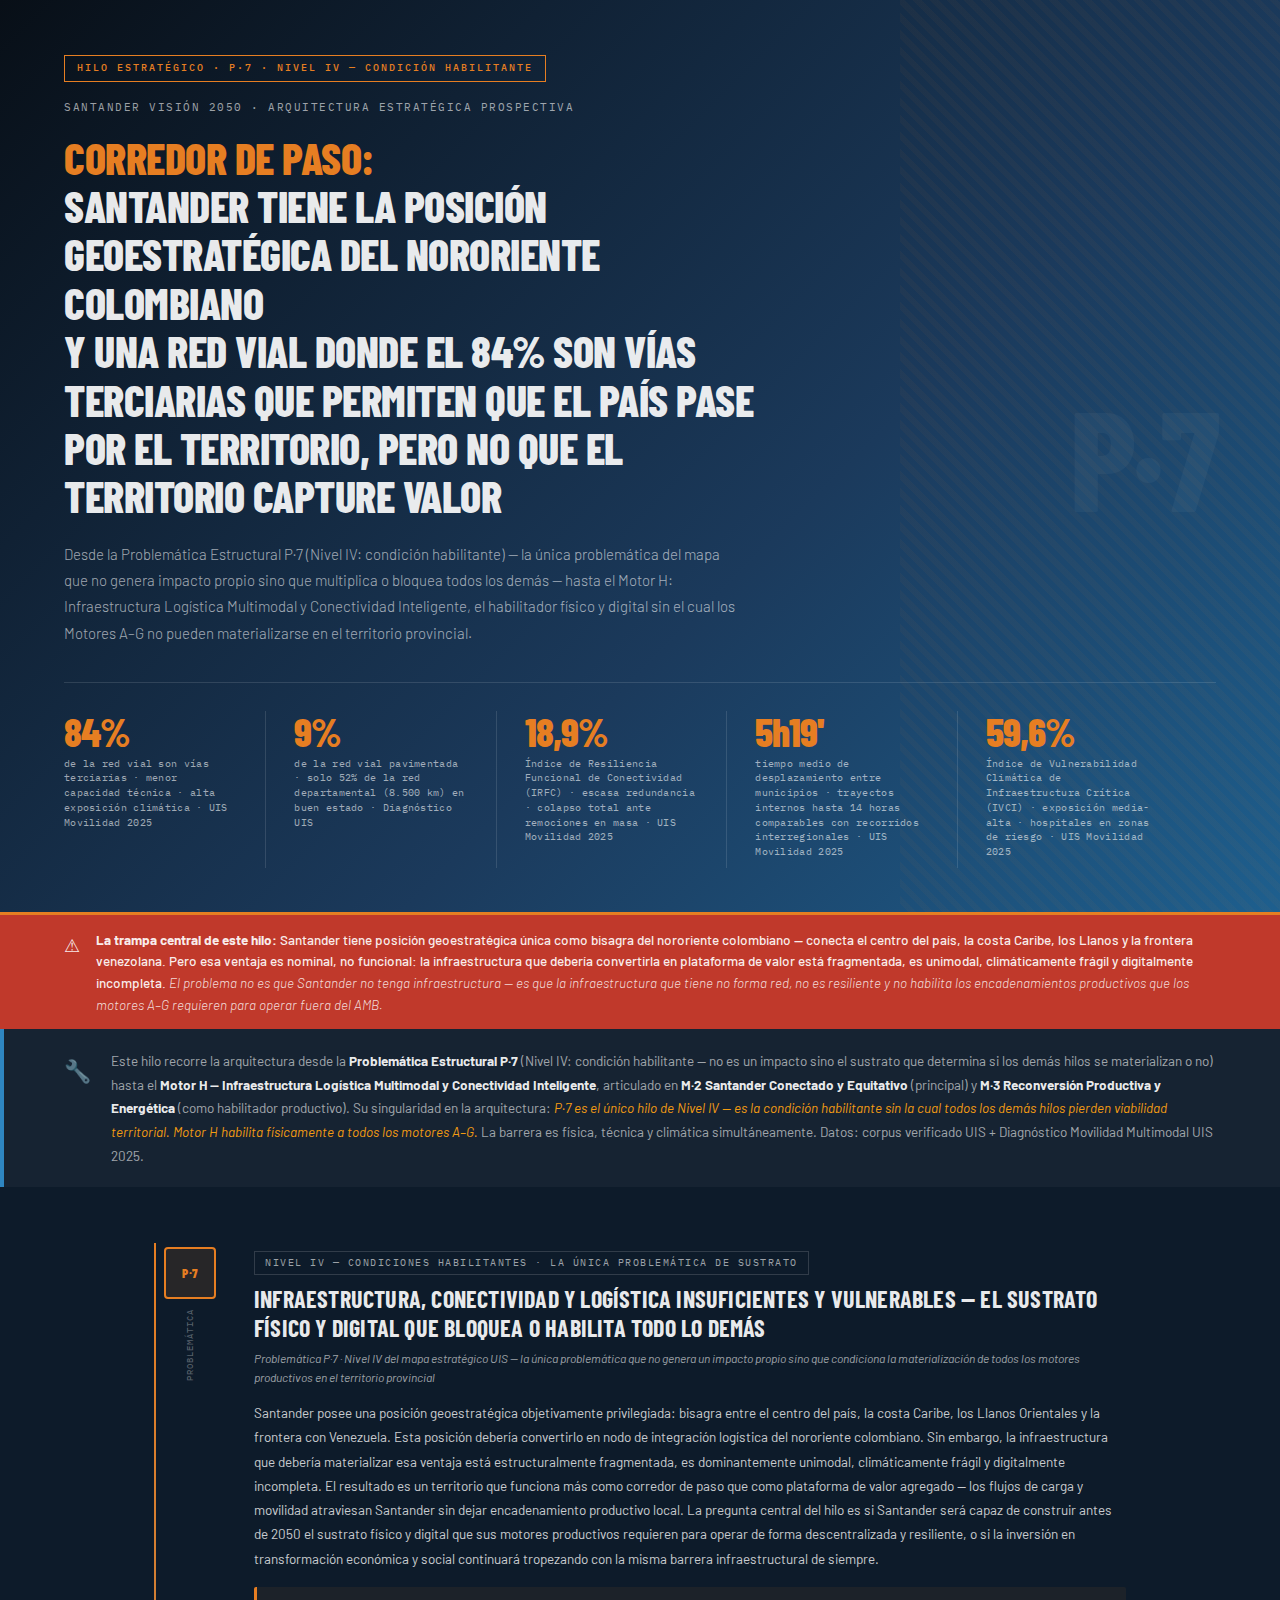
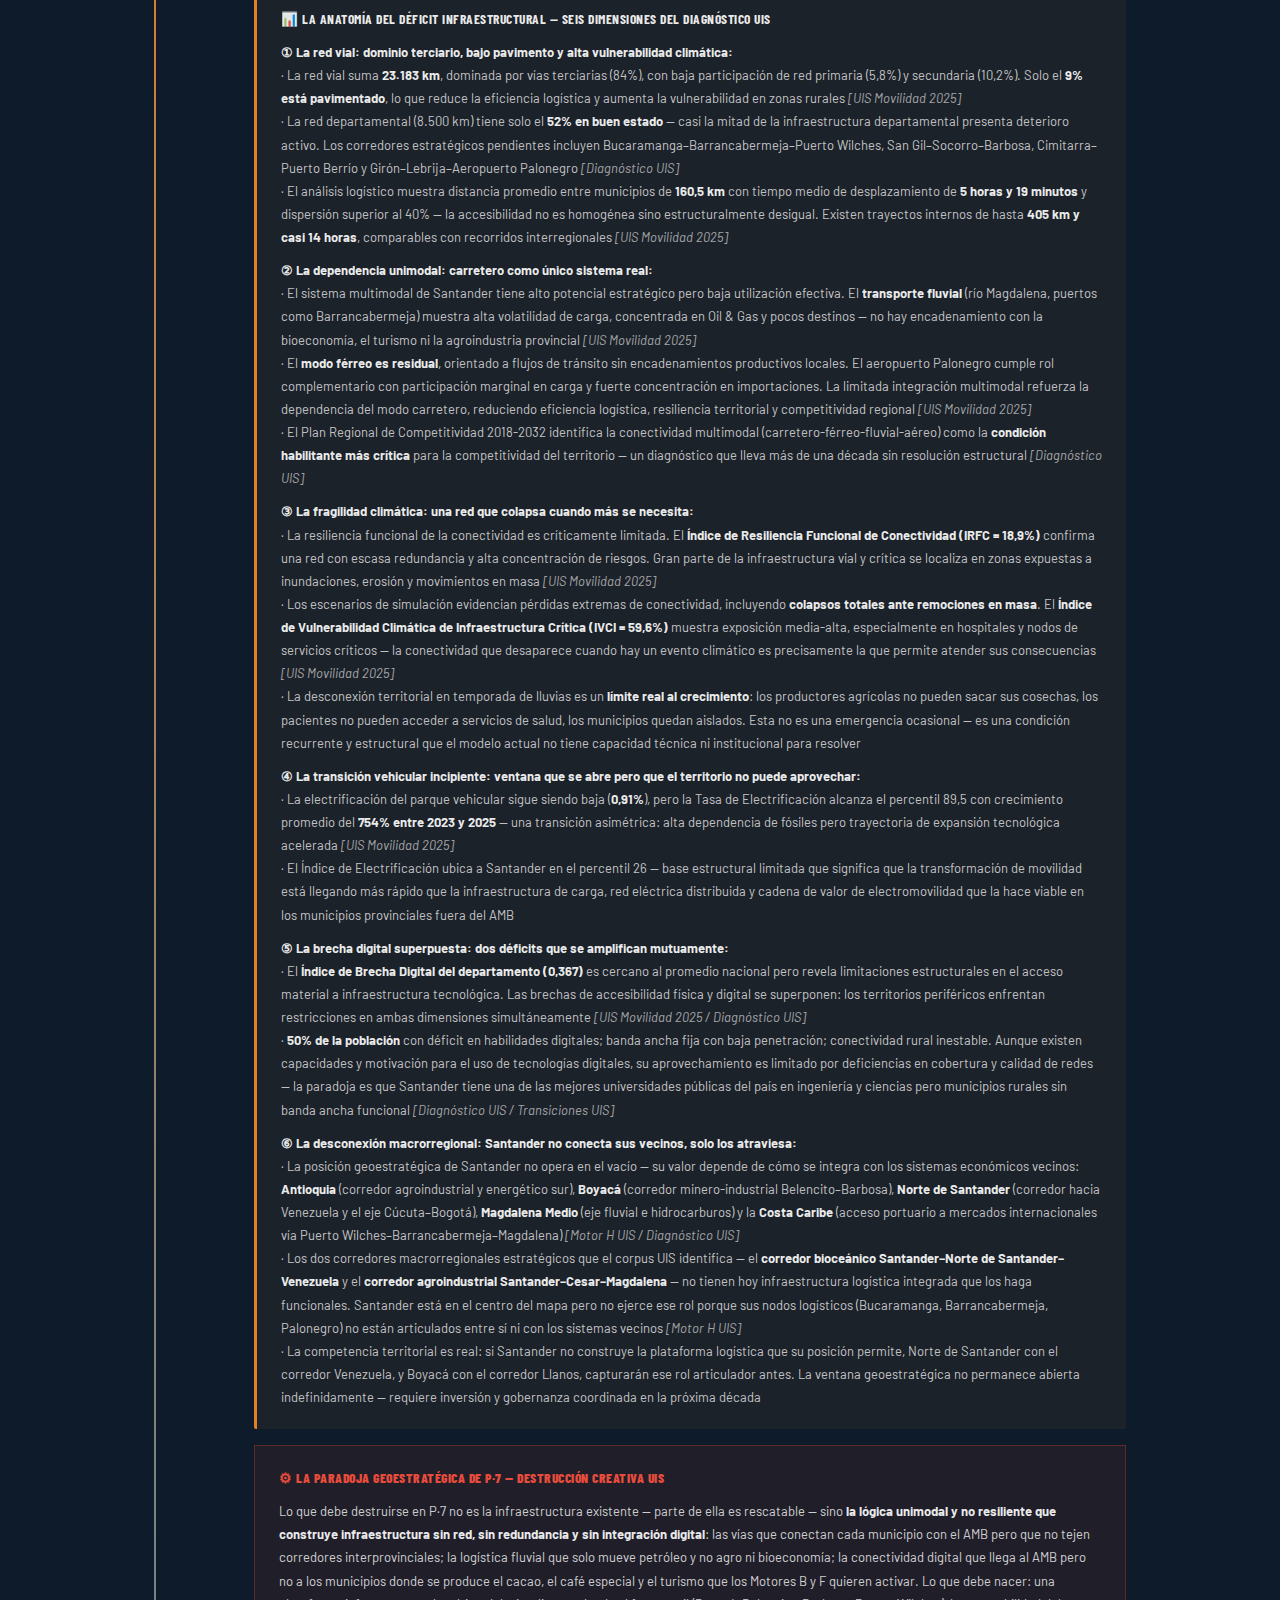
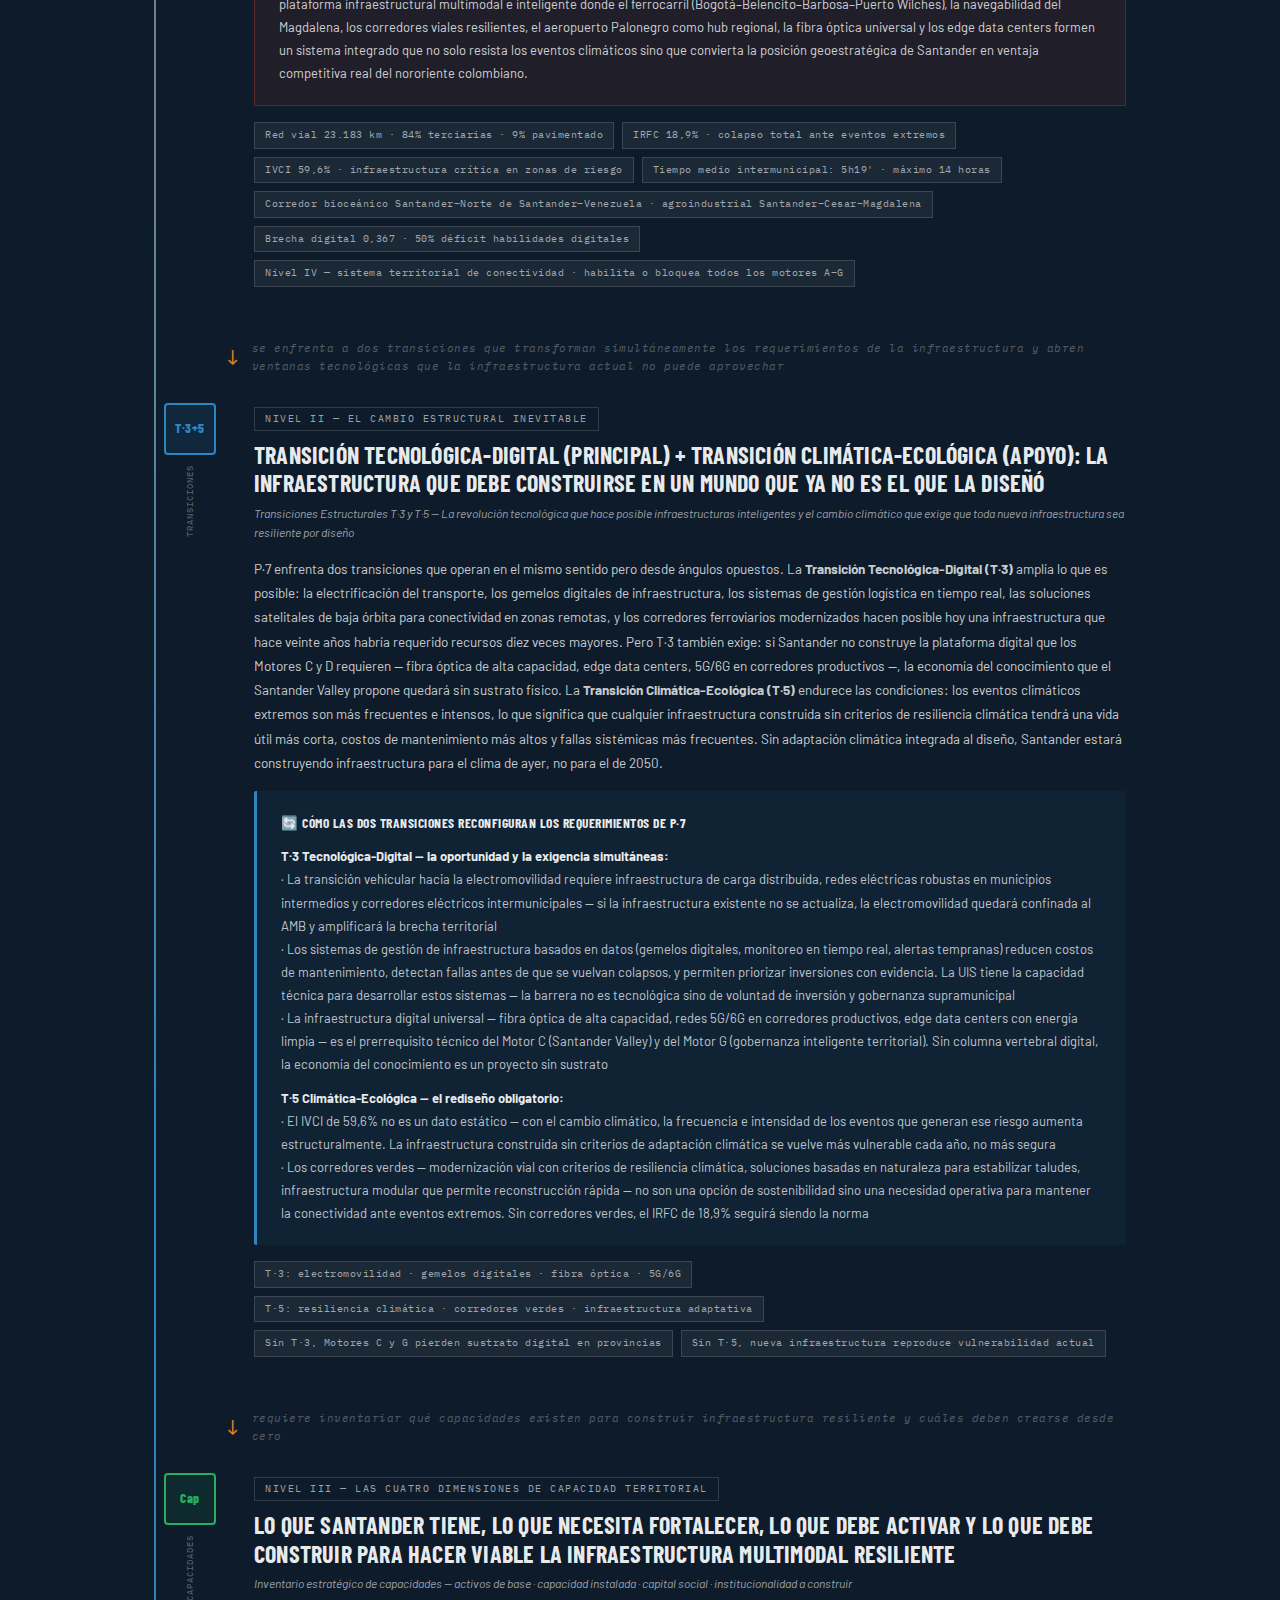
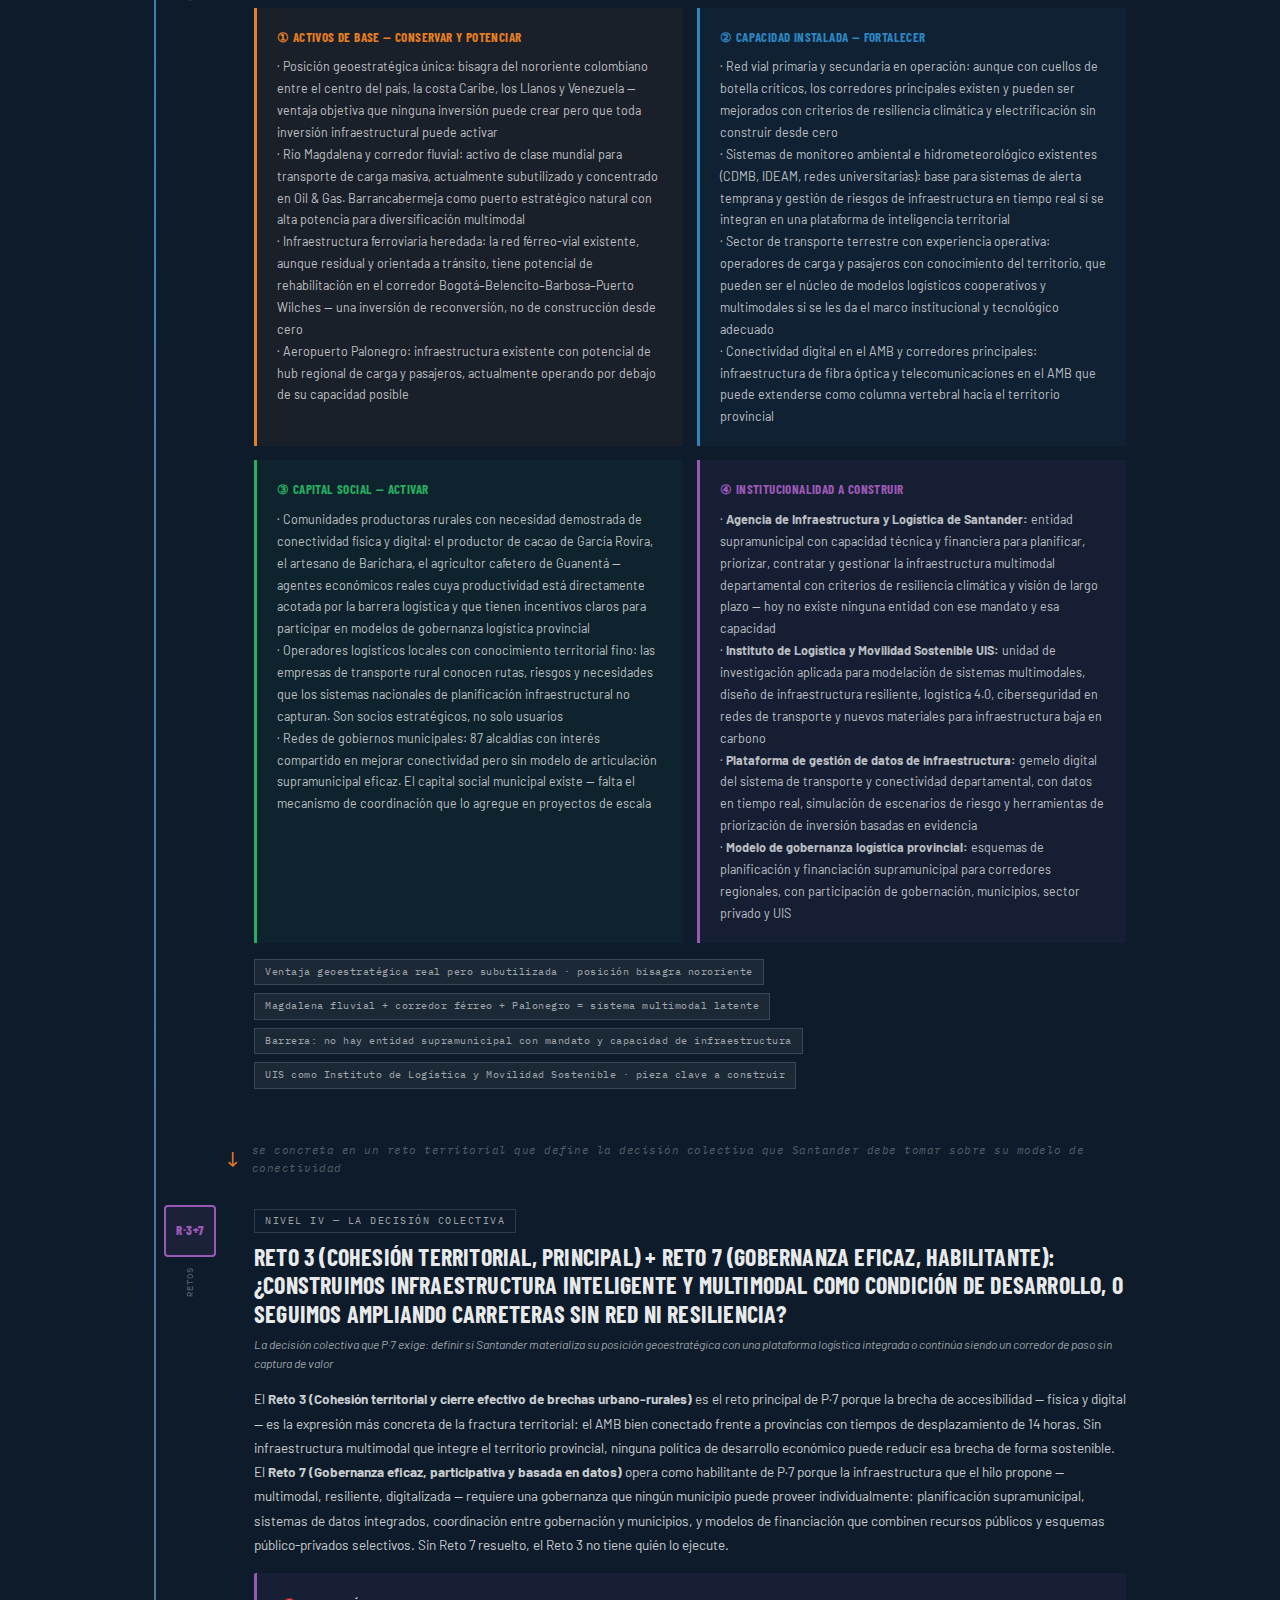
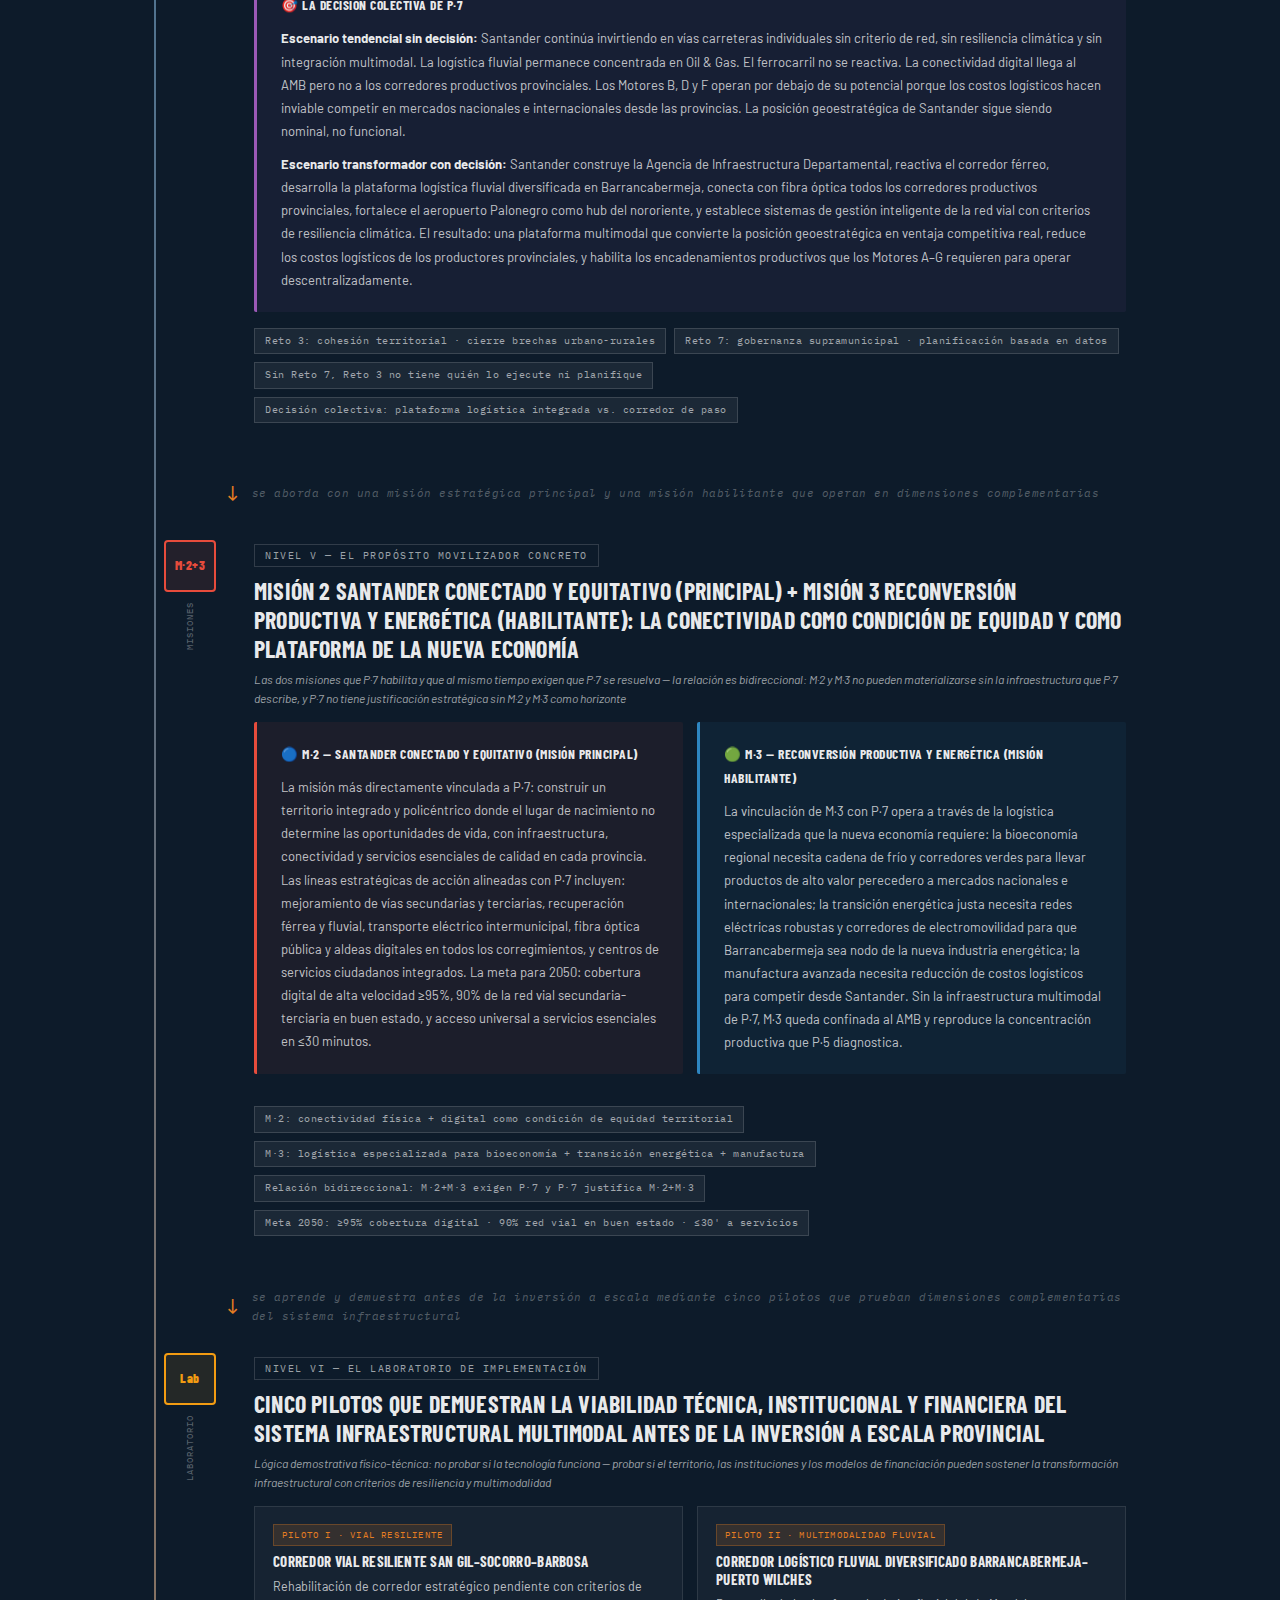
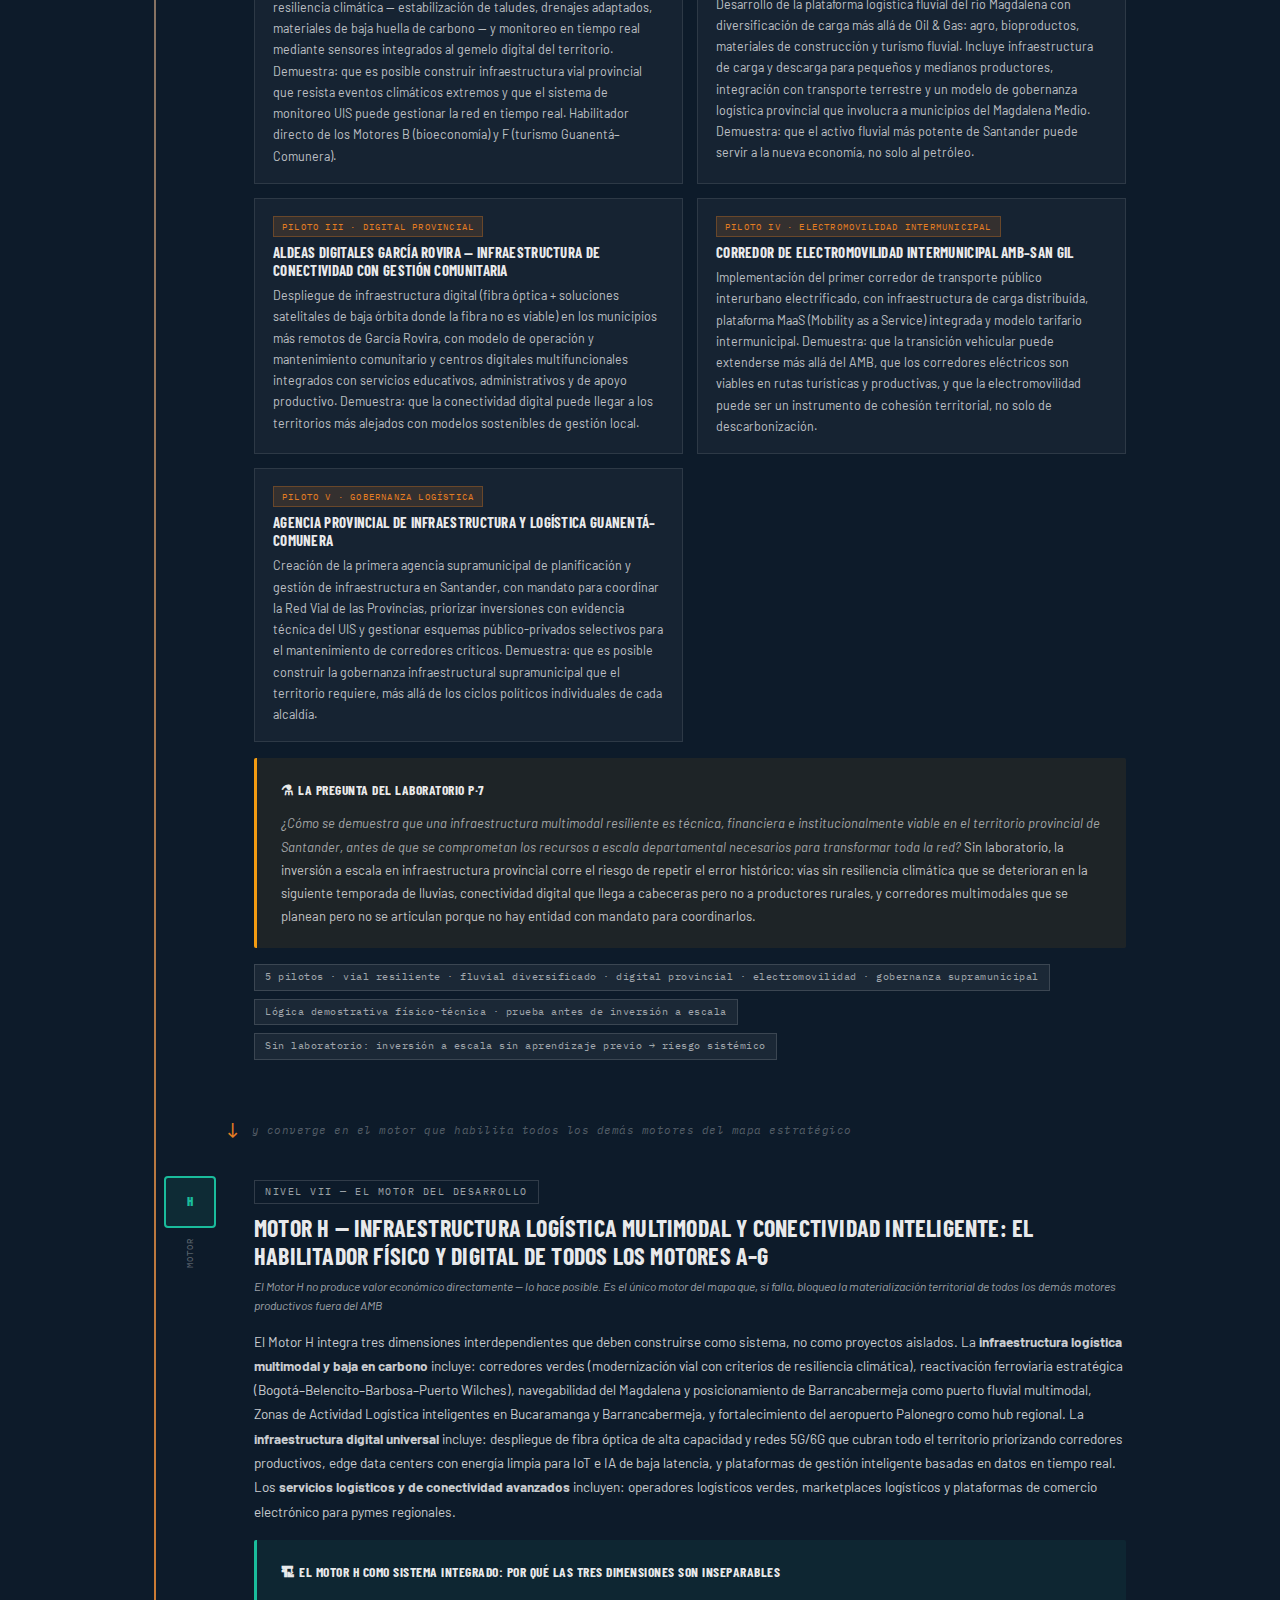
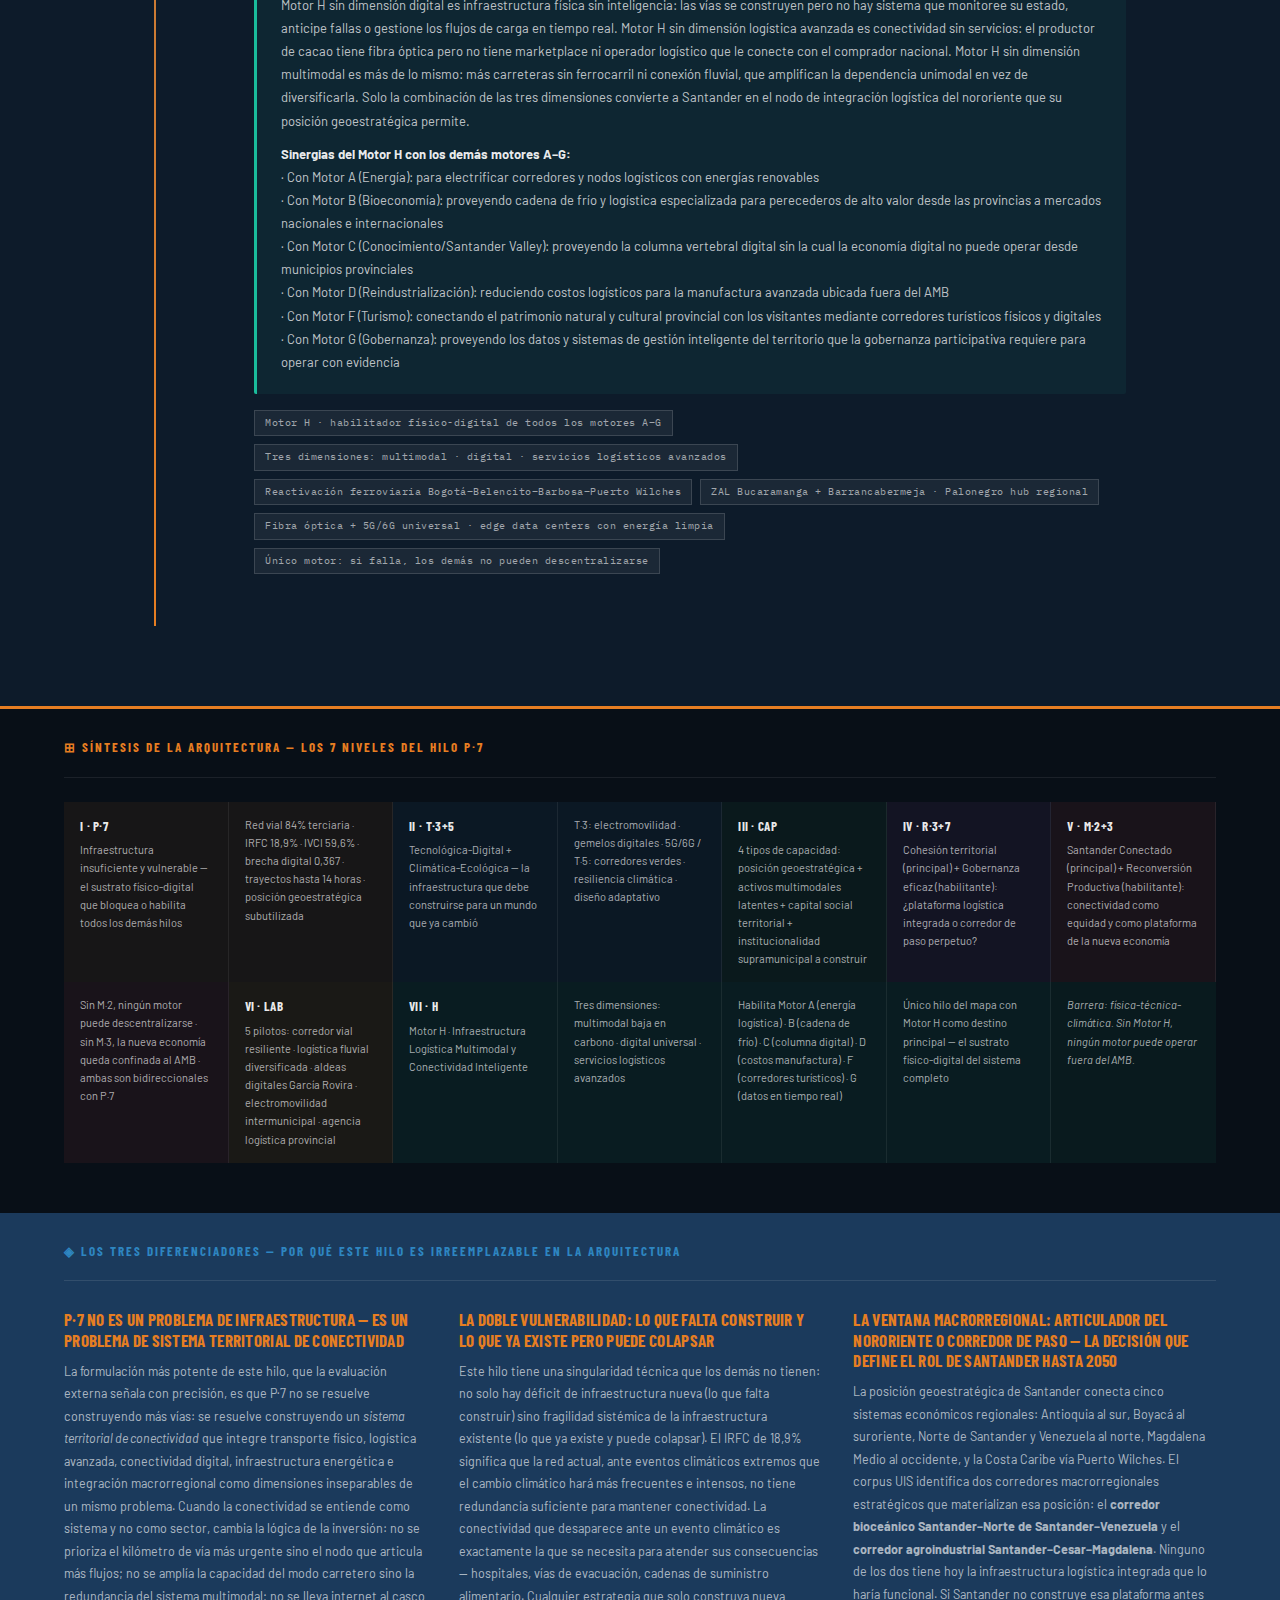
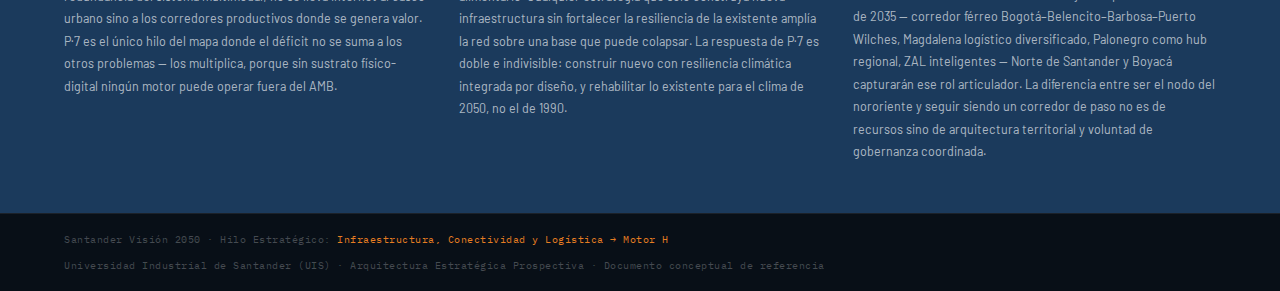
<file: hilo_07_infraestructura_santander2050.html>
<!DOCTYPE html>
<html lang="es">
<head>
<meta charset="UTF-8">
<meta name="viewport" content="width=device-width, initial-scale=1.0">
<title>Hilo P·7 — Infraestructura, Conectividad y Logística · Santander 2050</title>
<link rel="preconnect" href="https://fonts.googleapis.com">
<link href="https://fonts.googleapis.com/css2?family=Barlow+Condensed:wght@400;600;700;800&family=Barlow:wght@300;400;500;600&family=IBM+Plex+Mono:wght@400;500&display=swap" rel="stylesheet">
<style>
  :root {
    --steel-deep:    #0d1b2a;
    --steel-mid:     #1b3a5c;
    --steel-core:    #1e5f8e;
    --steel-light:   #2e86c1;
    --orange-eng:    #e67e22;
    --orange-warm:   #f39c12;
    --orange-pale:   rgba(230,126,34,0.10);
    --concrete:      #5d6d7e;
    --concrete-pale: rgba(93,109,126,0.12);
    --concrete-wash: rgba(93,109,126,0.07);
    --signal-red:    #c0392b;
    --white-90:      rgba(255,255,255,0.92);
    --white-60:      rgba(255,255,255,0.60);
    --white-30:      rgba(255,255,255,0.30);
    --ink:           #080f17;
    --stripe:        repeating-linear-gradient(
                       45deg,
                       transparent,
                       transparent 6px,
                       rgba(230,126,34,0.08) 6px,
                       rgba(230,126,34,0.08) 12px
                     );
  }

  *, *::before, *::after { box-sizing: border-box; margin: 0; padding: 0; }

  body {
    font-family: 'Barlow', sans-serif;
    background: var(--steel-deep);
    color: var(--white-90);
    line-height: 1.65;
  }

  /* ── HEADER ─────────────────────────────────────────── */
  header {
    background: linear-gradient(135deg, var(--ink) 0%, var(--steel-mid) 60%, var(--steel-core) 100%);
    padding: 52px 64px 44px;
    position: relative;
    overflow: hidden;
    border-bottom: 3px solid var(--orange-eng);
  }

  header::before {
    content: '';
    position: absolute; top: 0; right: 0;
    width: 380px; height: 100%;
    background: var(--stripe);
    opacity: 0.5;
  }

  header::after {
    content: 'P·7';
    position: absolute; right: 64px; top: 50%;
    transform: translateY(-50%);
    font-family: 'Barlow Condensed', sans-serif;
    font-size: 140px; font-weight: 800;
    color: rgba(255,255,255,0.04);
    line-height: 1; letter-spacing: -4px;
    pointer-events: none;
  }

  .h-badge {
    display: inline-block;
    font-family: 'IBM Plex Mono', monospace;
    font-size: 10px; font-weight: 500;
    letter-spacing: 2px; text-transform: uppercase;
    color: var(--orange-eng);
    border: 1px solid var(--orange-eng);
    padding: 4px 12px; margin-bottom: 16px;
  }

  .h-eyebrow {
    font-family: 'IBM Plex Mono', monospace;
    font-size: 11px; letter-spacing: 1.5px;
    color: var(--white-60); text-transform: uppercase;
    margin-bottom: 18px;
  }

  header h1 {
    font-family: 'Barlow Condensed', sans-serif;
    font-size: 44px; font-weight: 800;
    line-height: 1.1; max-width: 720px;
    text-transform: uppercase; letter-spacing: -0.5px;
  }

  header h1 em {
    font-style: normal;
    color: var(--orange-eng);
  }

  .lead {
    max-width: 680px; margin-top: 20px;
    font-size: 15px; font-weight: 300;
    color: var(--white-60); line-height: 1.75;
  }

  .h-stat-bar {
    display: flex; flex-wrap: wrap; gap: 0;
    margin-top: 36px;
    border-top: 1px solid rgba(255,255,255,0.12);
    padding-top: 28px;
  }

  .h-stat {
    flex: 1 1 160px;
    padding-right: 28px;
    border-right: 1px solid rgba(255,255,255,0.12);
    margin-right: 28px;
    padding-bottom: 8px;
  }
  .h-stat:last-child { border-right: none; }

  .h-stat .num {
    display: block;
    font-family: 'Barlow Condensed', sans-serif;
    font-size: 40px; font-weight: 800;
    color: var(--orange-eng); line-height: 1;
    letter-spacing: -1px;
  }

  .h-stat .desc {
    display: block; margin-top: 6px;
    font-family: 'IBM Plex Mono', monospace;
    font-size: 9.5px; color: var(--white-60);
    line-height: 1.55; letter-spacing: 0.3px;
  }

  /* ── ALERT BAR ───────────────────────────────────────── */
  .alert-bar {
    background: var(--signal-red);
    padding: 14px 64px;
    display: flex; align-items: flex-start; gap: 16px;
    font-size: 13.5px; font-weight: 500; line-height: 1.6;
  }

  .alert-bar .icon { font-size: 18px; flex-shrink: 0; margin-top: 2px; }
  .alert-bar strong { font-weight: 700; }
  .alert-bar em { font-style: italic; font-weight: 300; opacity: 0.9; }

  /* ── INTRO STRIP ─────────────────────────────────────── */
  .intro-strip {
    background: rgba(255,255,255,0.04);
    border-left: 4px solid var(--steel-light);
    padding: 20px 64px 20px 60px;
    display: flex; gap: 20px; align-items: flex-start;
    font-size: 13.5px; color: var(--white-60); line-height: 1.75;
  }

  .intro-strip .icon { font-size: 22px; flex-shrink: 0; margin-top: 2px; }
  .intro-strip strong { color: var(--white-90); }
  .intro-strip em { color: var(--orange-warm); font-style: italic; }

  /* ── BODY TIMELINE ───────────────────────────────────── */
  .body-wrap {
    max-width: 1100px; margin: 0 auto;
    padding: 56px 64px 80px;
    position: relative;
  }

  .body-wrap::before {
    content: '';
    position: absolute; top: 56px; bottom: 80px;
    left: 64px;
    width: 2px;
    background: linear-gradient(180deg,
      var(--orange-eng) 0%,
      var(--steel-light) 35%,
      var(--concrete) 65%,
      var(--orange-eng) 100%
    );
  }

  .node {
    display: grid;
    grid-template-columns: 72px 1fr;
    gap: 0 28px;
    margin-bottom: 0;
  }

  .marker {
    display: flex; flex-direction: column;
    align-items: center; padding-top: 4px;
    position: relative; z-index: 2;
  }

  .bubble {
    width: 52px; height: 52px;
    border-radius: 4px;
    display: flex; align-items: center; justify-content: center;
    font-family: 'Barlow Condensed', sans-serif;
    font-size: 13px; font-weight: 800;
    letter-spacing: 0.5px;
    border: 2px solid currentColor;
    flex-shrink: 0;
  }

  .n1 .bubble { color: var(--orange-eng); background: rgba(230,126,34,0.12); border-color: var(--orange-eng); }
  .n2 .bubble { color: var(--steel-light); background: rgba(46,134,193,0.12); border-color: var(--steel-light); }
  .n3 .bubble { color: #27ae60; background: rgba(39,174,96,0.10); border-color: #27ae60; }
  .n4 .bubble { color: #9b59b6; background: rgba(155,89,182,0.10); border-color: #9b59b6; }
  .n5 .bubble { color: #e74c3c; background: rgba(231,76,60,0.10); border-color: #e74c3c; }
  .n6 .bubble { color: var(--orange-warm); background: rgba(243,156,18,0.10); border-color: var(--orange-warm); }
  .n7 .bubble { color: #1abc9c; background: rgba(26,188,156,0.10); border-color: #1abc9c; }

  .side-label {
    font-family: 'IBM Plex Mono', monospace;
    font-size: 8.5px; letter-spacing: 1px;
    text-transform: uppercase;
    color: var(--white-30);
    writing-mode: vertical-rl;
    text-orientation: mixed;
    transform: rotate(180deg);
    margin-top: 10px;
  }

  .content {
    padding: 4px 0 52px;
  }

  .step-pill {
    display: inline-block;
    font-family: 'IBM Plex Mono', monospace;
    font-size: 9.5px; letter-spacing: 1.5px;
    text-transform: uppercase;
    padding: 3px 10px;
    border: 1px solid rgba(255,255,255,0.15);
    color: var(--white-60);
    margin-bottom: 10px;
  }

  .node-h {
    font-family: 'Barlow Condensed', sans-serif;
    font-size: 24px; font-weight: 700;
    line-height: 1.2; margin-bottom: 6px;
    text-transform: uppercase; letter-spacing: 0.2px;
  }

  .node-sub {
    font-size: 12px; color: var(--white-60);
    font-style: italic; margin-bottom: 14px;
    line-height: 1.6;
  }

  .node-text {
    font-size: 13.5px; line-height: 1.80;
    color: rgba(255,255,255,0.78);
    margin-bottom: 16px;
  }

  /* ── BOXES ───────────────────────────────────────────── */
  .box {
    border-radius: 2px;
    padding: 20px 24px;
    margin-bottom: 16px;
    font-size: 13px; line-height: 1.78;
  }

  .box.n1 { background: rgba(230,126,34,0.07); border-left: 3px solid var(--orange-eng); }
  .box.n2 { background: rgba(46,134,193,0.08); border-left: 3px solid var(--steel-light); }
  .box.n3 { background: rgba(39,174,96,0.07);  border-left: 3px solid #27ae60; }
  .box.n4 { background: rgba(155,89,182,0.08); border-left: 3px solid #9b59b6; }
  .box.n5 { background: rgba(231,76,60,0.07);  border-left: 3px solid #e74c3c; }
  .box.n6 { background: rgba(243,156,18,0.08); border-left: 3px solid var(--orange-warm); }
  .box.n7 { background: rgba(26,188,156,0.07); border-left: 3px solid #1abc9c; }

  .box .bt {
    font-family: 'Barlow Condensed', sans-serif;
    font-size: 13.5px; font-weight: 700;
    text-transform: uppercase; letter-spacing: 0.5px;
    margin-bottom: 10px; color: var(--white-90);
  }

  .box p { color: rgba(255,255,255,0.74); margin-bottom: 10px; }
  .box p:last-child { margin-bottom: 0; }
  .box strong { color: var(--white-90); }
  .box em { color: var(--white-60); font-style: italic; }

  /* ── CRITICAL ALERT BOX ──────────────────────────────── */
  .critical-box {
    background: rgba(192,57,43,0.10);
    border: 1px solid rgba(192,57,43,0.40);
    padding: 20px 24px;
    margin-bottom: 16px;
    font-size: 13px; line-height: 1.78;
  }

  .critical-box .cb {
    display: block;
    font-family: 'Barlow Condensed', sans-serif;
    font-size: 13.5px; font-weight: 800;
    text-transform: uppercase; letter-spacing: 0.5px;
    color: #e74c3c; margin-bottom: 10px;
  }

  .critical-box p { color: rgba(255,255,255,0.80); }
  .critical-box strong { color: var(--white-90); }

  /* ── CAPACITY GRID ───────────────────────────────────── */
  .cap-grid {
    display: grid; grid-template-columns: 1fr 1fr;
    gap: 14px; margin-bottom: 16px;
  }

  .cap-cell {
    padding: 18px 20px;
    font-size: 12.5px; line-height: 1.75;
    color: rgba(255,255,255,0.72);
    background: rgba(255,255,255,0.03);
  }

  .cap-label {
    display: block; margin-bottom: 8px;
    font-family: 'Barlow Condensed', sans-serif;
    font-size: 13px; font-weight: 700;
    text-transform: uppercase; letter-spacing: 0.4px;
  }

  /* ── TAGS ────────────────────────────────────────────── */
  .tags {
    display: flex; flex-wrap: wrap; gap: 8px;
    margin-top: 14px;
  }

  .tag {
    font-family: 'IBM Plex Mono', monospace;
    font-size: 10px; letter-spacing: 0.5px;
    padding: 4px 10px;
    background: rgba(255,255,255,0.06);
    border: 1px solid rgba(255,255,255,0.14);
    color: var(--white-60);
  }

  /* ── ARROW ROW ───────────────────────────────────────── */
  .arrow-row {
    padding: 0 0 24px 72px;
    font-family: 'IBM Plex Mono', monospace;
    font-size: 11px; color: var(--white-30);
    letter-spacing: 0.5px; font-style: italic;
    display: flex; align-items: center; gap: 12px;
  }

  .arr {
    font-size: 22px; color: var(--orange-eng);
    font-style: normal; flex-shrink: 0;
  }

  /* ── PILOTO CARDS (Laboratorio) ─────────────────────── */
  .piloto-grid {
    display: grid; grid-template-columns: 1fr 1fr;
    gap: 14px; margin-bottom: 16px;
  }

  .piloto-card {
    background: rgba(255,255,255,0.04);
    border: 1px solid rgba(255,255,255,0.10);
    padding: 16px 18px;
    font-size: 12.5px; line-height: 1.7;
    color: rgba(255,255,255,0.72);
  }

  .piloto-card .ptag {
    display: inline-block;
    font-family: 'IBM Plex Mono', monospace;
    font-size: 9px; letter-spacing: 1.2px;
    text-transform: uppercase;
    padding: 2px 8px; margin-bottom: 6px;
    background: rgba(230,126,34,0.15);
    color: var(--orange-eng);
    border: 1px solid rgba(230,126,34,0.30);
  }

  .piloto-card .ph {
    font-family: 'Barlow Condensed', sans-serif;
    font-size: 15px; font-weight: 700;
    text-transform: uppercase; letter-spacing: 0.3px;
    color: var(--white-90); margin-bottom: 6px;
    line-height: 1.2;
  }

  /* ── SYNTHESIS STRIP ─────────────────────────────────── */
  .synthesis {
    background: var(--ink);
    border-top: 3px solid var(--orange-eng);
    padding: 0 64px 50px;
  }

  .synth-header {
    font-family: 'Barlow Condensed', sans-serif;
    font-size: 13px; font-weight: 700;
    letter-spacing: 2px; text-transform: uppercase;
    color: var(--orange-eng);
    padding: 28px 0 18px;
    border-bottom: 1px solid rgba(255,255,255,0.08);
    margin-bottom: 24px;
  }

  .synth-grid {
    display: grid; grid-template-columns: repeat(7, 1fr);
    gap: 0;
  }

  .sc {
    padding: 14px 16px;
    font-size: 11px; line-height: 1.65;
    color: rgba(255,255,255,0.65);
    border-right: 1px solid rgba(255,255,255,0.07);
  }
  .sc:last-child { border-right: none; }

  .sc strong {
    display: block; margin-bottom: 4px;
    font-family: 'Barlow Condensed', sans-serif;
    font-size: 13px; font-weight: 700;
    text-transform: uppercase; letter-spacing: 0.3px;
    color: var(--white-90);
  }

  /* ── DIFFERENTIATORS ─────────────────────────────────── */
  .diff-section {
    background: var(--steel-mid);
    padding: 0 64px 50px;
  }

  .diff-header {
    font-family: 'Barlow Condensed', sans-serif;
    font-size: 13px; font-weight: 700;
    letter-spacing: 2px; text-transform: uppercase;
    color: var(--steel-light);
    padding: 28px 0 18px;
    border-bottom: 1px solid rgba(255,255,255,0.10);
    margin-bottom: 28px;
  }

  .diff-inner {
    display: grid; grid-template-columns: 1fr 1fr 1fr;
    gap: 32px;
  }

  .diff-inner h3 {
    font-family: 'Barlow Condensed', sans-serif;
    font-size: 17px; font-weight: 700;
    text-transform: uppercase; letter-spacing: 0.3px;
    color: var(--orange-eng);
    margin-bottom: 10px; line-height: 1.2;
  }

  .diff-inner p {
    font-size: 12.5px; line-height: 1.80;
    color: rgba(255,255,255,0.65);
  }

  /* ── FOOTER ──────────────────────────────────────────── */
  footer {
    background: var(--ink);
    border-top: 1px solid rgba(255,255,255,0.08);
    padding: 18px 64px;
    font-family: 'IBM Plex Mono', monospace;
    font-size: 9.5px; letter-spacing: 0.5px;
    color: rgba(255,255,255,0.25);
    display: flex; justify-content: space-between;
    align-items: center; flex-wrap: wrap; gap: 10px;
  }

  footer span { color: var(--orange-eng); }

  /* ── BOX SPLIT ───────────────────────────────────────── */
  .box-split {
    display: grid; grid-template-columns: 1fr 1fr;
    gap: 14px; margin-bottom: 16px;
  }

  @media (max-width: 780px) {
    header, .alert-bar, .intro-strip { padding-left: 24px; padding-right: 24px; }
    header::after { display: none; }
    .body-wrap { padding: 40px 20px 60px; }
    .body-wrap::before { left: 20px; }
    .node { grid-template-columns: 54px 1fr; }
    .arrow-row { padding-left: 38px; }
    .cap-grid, .piloto-grid, .box-split, .diff-inner, .synth-grid { grid-template-columns: 1fr; }
    .synthesis, .diff-section { padding: 0 20px 40px; }
    footer { padding: 16px 24px; }
  }
</style>
</head>
<body>

<!-- ══════════ HEADER ══════════ -->
<header>
  <div class="h-badge">Hilo Estratégico · P·7 · Nivel IV — Condición Habilitante</div>
  <div class="h-eyebrow">Santander Visión 2050 · Arquitectura Estratégica Prospectiva</div>
  <h1><em>Corredor de paso:</em><br>Santander tiene la posición geoestratégica del nororiente colombiano<br>y una red vial donde el 84% son vías terciarias que permiten que el país pase por el territorio, pero no que el territorio capture valor</h1>
  <p class="lead">Desde la Problemática Estructural P·7 (Nivel IV: condición habilitante) — la única problemática del mapa que no genera impacto propio sino que multiplica o bloquea todos los demás — hasta el Motor H: Infraestructura Logística Multimodal y Conectividad Inteligente, el habilitador físico y digital sin el cual los Motores A–G no pueden materializarse en el territorio provincial.</p>
  <div class="h-stat-bar">
    <div class="h-stat">
      <span class="num">84%</span>
      <span class="desc">de la red vial son vías terciarias · menor capacidad técnica · alta exposición climática · UIS Movilidad 2025</span>
    </div>
    <div class="h-stat">
      <span class="num">9%</span>
      <span class="desc">de la red vial pavimentada · solo 52% de la red departamental (8.500 km) en buen estado · Diagnóstico UIS</span>
    </div>
    <div class="h-stat">
      <span class="num">18,9%</span>
      <span class="desc">Índice de Resiliencia Funcional de Conectividad (IRFC) · escasa redundancia · colapso total ante remociones en masa · UIS Movilidad 2025</span>
    </div>
    <div class="h-stat">
      <span class="num">5h19'</span>
      <span class="desc">tiempo medio de desplazamiento entre municipios · trayectos internos hasta 14 horas comparables con recorridos interregionales · UIS Movilidad 2025</span>
    </div>
    <div class="h-stat">
      <span class="num">59,6%</span>
      <span class="desc">Índice de Vulnerabilidad Climática de Infraestructura Crítica (IVCI) · exposición media-alta · hospitales en zonas de riesgo · UIS Movilidad 2025</span>
    </div>
  </div>
</header>

<!-- ALERTA ROJA -->
<div class="alert-bar">
  <span class="icon">⚠</span>
  <div><strong>La trampa central de este hilo:</strong> Santander tiene posición geoestratégica única como bisagra del nororiente colombiano — conecta el centro del país, la costa Caribe, los Llanos y la frontera venezolana. Pero esa ventaja es nominal, no funcional: la infraestructura que debería convertirla en plataforma de valor está fragmentada, es unimodal, climáticamente frágil y digitalmente incompleta. <em>El problema no es que Santander no tenga infraestructura — es que la infraestructura que tiene no forma red, no es resiliente y no habilita los encadenamientos productivos que los motores A–G requieren para operar fuera del AMB.</em></div>
</div>

<!-- INTRO -->
<div class="intro-strip">
  <span class="icon">🔧</span>
  <div>Este hilo recorre la arquitectura desde la <strong>Problemática Estructural P·7</strong> (Nivel IV: condición habilitante — no es un impacto sino el sustrato que determina si los demás hilos se materializan o no) hasta el <strong>Motor H — Infraestructura Logística Multimodal y Conectividad Inteligente</strong>, articulado en <strong>M·2 Santander Conectado y Equitativo</strong> (principal) y <strong>M·3 Reconversión Productiva y Energética</strong> (como habilitador productivo). Su singularidad en la arquitectura: <em>P·7 es el único hilo de Nivel IV — es la condición habilitante sin la cual todos los demás hilos pierden viabilidad territorial. Motor H habilita físicamente a todos los motores A–G.</em> La barrera es física, técnica y climática simultáneamente. Datos: corpus verificado UIS + Diagnóstico Movilidad Multimodal UIS 2025.</div>
</div>

<!-- ══════════ TIMELINE ══════════ -->
<div class="body-wrap">

  <!-- N1 PROBLEMÁTICA -->
  <div class="node n1">
    <div class="marker">
      <div class="bubble">P·7</div>
      <div class="side-label">Problemática</div>
    </div>
    <div class="content">
      <span class="step-pill">Nivel IV — Condiciones habilitantes · La única problemática de sustrato</span>
      <div class="node-h">Infraestructura, conectividad y logística insuficientes y vulnerables — el sustrato físico y digital que bloquea o habilita todo lo demás</div>
      <div class="node-sub">Problemática P·7 · Nivel IV del mapa estratégico UIS — la única problemática que no genera un impacto propio sino que condiciona la materialización de todos los motores productivos en el territorio provincial</div>

      <div class="node-text">
        Santander posee una posición geoestratégica objetivamente privilegiada: bisagra entre el centro del país, la costa Caribe, los Llanos Orientales y la frontera con Venezuela. Esta posición debería convertirlo en nodo de integración logística del nororiente colombiano. Sin embargo, la infraestructura que debería materializar esa ventaja está estructuralmente fragmentada, es dominantemente unimodal, climáticamente frágil y digitalmente incompleta. El resultado es un territorio que funciona más como corredor de paso que como plataforma de valor agregado — los flujos de carga y movilidad atraviesan Santander sin dejar encadenamiento productivo local. La pregunta central del hilo es si Santander será capaz de construir antes de 2050 el sustrato físico y digital que sus motores productivos requieren para operar de forma descentralizada y resiliente, o si la inversión en transformación económica y social continuará tropezando con la misma barrera infraestructural de siempre.
      </div>

      <div class="box n1">
        <div class="bt">📊 La anatomía del déficit infraestructural — seis dimensiones del diagnóstico UIS</div>

        <p><strong>① La red vial: dominio terciario, bajo pavimento y alta vulnerabilidad climática:</strong><br>
        · La red vial suma <strong>23.183 km</strong>, dominada por vías terciarias (84%), con baja participación de red primaria (5,8%) y secundaria (10,2%). Solo el <strong>9% está pavimentado</strong>, lo que reduce la eficiencia logística y aumenta la vulnerabilidad en zonas rurales <em>[UIS Movilidad 2025]</em><br>
        · La red departamental (8.500 km) tiene solo el <strong>52% en buen estado</strong> — casi la mitad de la infraestructura departamental presenta deterioro activo. Los corredores estratégicos pendientes incluyen Bucaramanga–Barrancabermeja–Puerto Wilches, San Gil–Socorro–Barbosa, Cimitarra–Puerto Berrío y Girón–Lebrija–Aeropuerto Palonegro <em>[Diagnóstico UIS]</em><br>
        · El análisis logístico muestra distancia promedio entre municipios de <strong>160,5 km</strong> con tiempo medio de desplazamiento de <strong>5 horas y 19 minutos</strong> y dispersión superior al 40% — la accesibilidad no es homogénea sino estructuralmente desigual. Existen trayectos internos de hasta <strong>405 km y casi 14 horas</strong>, comparables con recorridos interregionales <em>[UIS Movilidad 2025]</em></p>

        <p><strong>② La dependencia unimodal: carretero como único sistema real:</strong><br>
        · El sistema multimodal de Santander tiene alto potencial estratégico pero baja utilización efectiva. El <strong>transporte fluvial</strong> (río Magdalena, puertos como Barrancabermeja) muestra alta volatilidad de carga, concentrada en Oil & Gas y pocos destinos — no hay encadenamiento con la bioeconomía, el turismo ni la agroindustria provincial <em>[UIS Movilidad 2025]</em><br>
        · El <strong>modo férreo es residual</strong>, orientado a flujos de tránsito sin encadenamientos productivos locales. El aeropuerto Palonegro cumple rol complementario con participación marginal en carga y fuerte concentración en importaciones. La limitada integración multimodal refuerza la dependencia del modo carretero, reduciendo eficiencia logística, resiliencia territorial y competitividad regional <em>[UIS Movilidad 2025]</em><br>
        · El Plan Regional de Competitividad 2018-2032 identifica la conectividad multimodal (carretero-férreo-fluvial-aéreo) como la <strong>condición habilitante más crítica</strong> para la competitividad del territorio — un diagnóstico que lleva más de una década sin resolución estructural <em>[Diagnóstico UIS]</em></p>

        <p><strong>③ La fragilidad climática: una red que colapsa cuando más se necesita:</strong><br>
        · La resiliencia funcional de la conectividad es críticamente limitada. El <strong>Índice de Resiliencia Funcional de Conectividad (IRFC = 18,9%)</strong> confirma una red con escasa redundancia y alta concentración de riesgos. Gran parte de la infraestructura vial y crítica se localiza en zonas expuestas a inundaciones, erosión y movimientos en masa <em>[UIS Movilidad 2025]</em><br>
        · Los escenarios de simulación evidencian pérdidas extremas de conectividad, incluyendo <strong>colapsos totales ante remociones en masa</strong>. El <strong>Índice de Vulnerabilidad Climática de Infraestructura Crítica (IVCI = 59,6%)</strong> muestra exposición media-alta, especialmente en hospitales y nodos de servicios críticos — la conectividad que desaparece cuando hay un evento climático es precisamente la que permite atender sus consecuencias <em>[UIS Movilidad 2025]</em><br>
        · La desconexión territorial en temporada de lluvias es un <strong>límite real al crecimiento</strong>: los productores agrícolas no pueden sacar sus cosechas, los pacientes no pueden acceder a servicios de salud, los municipios quedan aislados. Esta no es una emergencia ocasional — es una condición recurrente y estructural que el modelo actual no tiene capacidad técnica ni institucional para resolver</p>

        <p><strong>④ La transición vehicular incipiente: ventana que se abre pero que el territorio no puede aprovechar:</strong><br>
        · La electrificación del parque vehicular sigue siendo baja (<strong>0,91%</strong>), pero la Tasa de Electrificación alcanza el percentil 89,5 con crecimiento promedio del <strong>754% entre 2023 y 2025</strong> — una transición asimétrica: alta dependencia de fósiles pero trayectoria de expansión tecnológica acelerada <em>[UIS Movilidad 2025]</em><br>
        · El Índice de Electrificación ubica a Santander en el percentil 26 — base estructural limitada que significa que la transformación de movilidad está llegando más rápido que la infraestructura de carga, red eléctrica distribuida y cadena de valor de electromovilidad que la hace viable en los municipios provinciales fuera del AMB</p>

        <p><strong>⑤ La brecha digital superpuesta: dos déficits que se amplifican mutuamente:</strong><br>
        · El <strong>Índice de Brecha Digital del departamento (0,367)</strong> es cercano al promedio nacional pero revela limitaciones estructurales en el acceso material a infraestructura tecnológica. Las brechas de accesibilidad física y digital se superponen: los territorios periféricos enfrentan restricciones en ambas dimensiones simultáneamente <em>[UIS Movilidad 2025 / Diagnóstico UIS]</em><br>
        · <strong>50% de la población</strong> con déficit en habilidades digitales; banda ancha fija con baja penetración; conectividad rural inestable. Aunque existen capacidades y motivación para el uso de tecnologías digitales, su aprovechamiento es limitado por deficiencias en cobertura y calidad de redes — la paradoja es que Santander tiene una de las mejores universidades públicas del país en ingeniería y ciencias pero municipios rurales sin banda ancha funcional <em>[Diagnóstico UIS / Transiciones UIS]</em></p>

        <p><strong>⑥ La desconexión macrorregional: Santander no conecta sus vecinos, solo los atraviesa:</strong><br>
        · La posición geoestratégica de Santander no opera en el vacío — su valor depende de cómo se integra con los sistemas económicos vecinos: <strong>Antioquia</strong> (corredor agroindustrial y energético sur), <strong>Boyacá</strong> (corredor minero-industrial Belencito–Barbosa), <strong>Norte de Santander</strong> (corredor hacia Venezuela y el eje Cúcuta–Bogotá), <strong>Magdalena Medio</strong> (eje fluvial e hidrocarburos) y la <strong>Costa Caribe</strong> (acceso portuario a mercados internacionales vía Puerto Wilches–Barrancabermeja–Magdalena) <em>[Motor H UIS / Diagnóstico UIS]</em><br>
        · Los dos corredores macrorregionales estratégicos que el corpus UIS identifica — el <strong>corredor bioceánico Santander–Norte de Santander–Venezuela</strong> y el <strong>corredor agroindustrial Santander–Cesar–Magdalena</strong> — no tienen hoy infraestructura logística integrada que los haga funcionales. Santander está en el centro del mapa pero no ejerce ese rol porque sus nodos logísticos (Bucaramanga, Barrancabermeja, Palonegro) no están articulados entre sí ni con los sistemas vecinos <em>[Motor H UIS]</em><br>
        · La competencia territorial es real: si Santander no construye la plataforma logística que su posición permite, Norte de Santander con el corredor Venezuela, y Boyacá con el corredor Llanos, capturarán ese rol articulador antes. La ventana geoestratégica no permanece abierta indefinidamente — requiere inversión y gobernanza coordinada en la próxima década</p>
      </div>

      <div class="critical-box">
        <span class="cb">⚙ La paradoja geoestratégica de P·7 — Destrucción Creativa UIS</span>
        <p>Lo que debe destruirse en P·7 no es la infraestructura existente — parte de ella es rescatable — sino <strong>la lógica unimodal y no resiliente que construye infraestructura sin red, sin redundancia y sin integración digital</strong>: las vías que conectan cada municipio con el AMB pero que no tejen corredores interprovinciales; la logística fluvial que solo mueve petróleo y no agro ni bioeconomía; la conectividad digital que llega al AMB pero no a los municipios donde se produce el cacao, el café especial y el turismo que los Motores B y F quieren activar. Lo que debe nacer: una plataforma infraestructural multimodal e inteligente donde el ferrocarril (Bogotá–Belencito–Barbosa–Puerto Wilches), la navegabilidad del Magdalena, los corredores viales resilientes, el aeropuerto Palonegro como hub regional, la fibra óptica universal y los edge data centers formen un sistema integrado que no solo resista los eventos climáticos sino que convierta la posición geoestratégica de Santander en ventaja competitiva real del nororiente colombiano.</p>
      </div>

      <div class="tags">
        <span class="tag">Red vial 23.183 km · 84% terciarias · 9% pavimentado</span>
        <span class="tag">IRFC 18,9% · colapso total ante eventos extremos</span>
        <span class="tag">IVCI 59,6% · infraestructura crítica en zonas de riesgo</span>
        <span class="tag">Tiempo medio intermunicipal: 5h19' · máximo 14 horas</span>
        <span class="tag">Corredor bioceánico Santander–Norte de Santander–Venezuela · agroindustrial Santander–Cesar–Magdalena</span>
        <span class="tag">Brecha digital 0,367 · 50% déficit habilidades digitales</span>
        <span class="tag">Nivel IV — sistema territorial de conectividad · habilita o bloquea todos los motores A–G</span>
      </div>
    </div>
  </div>

  <div class="arrow-row"><span class="arr">↓</span> se enfrenta a dos transiciones que transforman simultáneamente los requerimientos de la infraestructura y abren ventanas tecnológicas que la infraestructura actual no puede aprovechar</div>

  <!-- N2 TRANSICIONES -->
  <div class="node n2">
    <div class="marker">
      <div class="bubble">T·3+5</div>
      <div class="side-label">Transiciones</div>
    </div>
    <div class="content">
      <span class="step-pill">Nivel II — El cambio estructural inevitable</span>
      <div class="node-h">Transición Tecnológica-Digital (principal) + Transición Climática-Ecológica (apoyo): la infraestructura que debe construirse en un mundo que ya no es el que la diseñó</div>
      <div class="node-sub">Transiciones Estructurales T·3 y T·5 — La revolución tecnológica que hace posible infraestructuras inteligentes y el cambio climático que exige que toda nueva infraestructura sea resiliente por diseño</div>

      <div class="node-text">
        P·7 enfrenta dos transiciones que operan en el mismo sentido pero desde ángulos opuestos. La <strong>Transición Tecnológica-Digital (T·3)</strong> amplía lo que es posible: la electrificación del transporte, los gemelos digitales de infraestructura, los sistemas de gestión logística en tiempo real, las soluciones satelitales de baja órbita para conectividad en zonas remotas, y los corredores ferroviarios modernizados hacen posible hoy una infraestructura que hace veinte años habría requerido recursos diez veces mayores. Pero T·3 también exige: si Santander no construye la plataforma digital que los Motores C y D requieren — fibra óptica de alta capacidad, edge data centers, 5G/6G en corredores productivos —, la economía del conocimiento que el Santander Valley propone quedará sin sustrato físico. La <strong>Transición Climática-Ecológica (T·5)</strong> endurece las condiciones: los eventos climáticos extremos son más frecuentes e intensos, lo que significa que cualquier infraestructura construida sin criterios de resiliencia climática tendrá una vida útil más corta, costos de mantenimiento más altos y fallas sistémicas más frecuentes. Sin adaptación climática integrada al diseño, Santander estará construyendo infraestructura para el clima de ayer, no para el de 2050.
      </div>

      <div class="box n2">
        <div class="bt">🔄 Cómo las dos transiciones reconfiguran los requerimientos de P·7</div>
        <p><strong>T·3 Tecnológica-Digital — la oportunidad y la exigencia simultáneas:</strong><br>
        · La transición vehicular hacia la electromovilidad requiere infraestructura de carga distribuida, redes eléctricas robustas en municipios intermedios y corredores eléctricos intermunicipales — si la infraestructura existente no se actualiza, la electromovilidad quedará confinada al AMB y amplificará la brecha territorial<br>
        · Los sistemas de gestión de infraestructura basados en datos (gemelos digitales, monitoreo en tiempo real, alertas tempranas) reducen costos de mantenimiento, detectan fallas antes de que se vuelvan colapsos, y permiten priorizar inversiones con evidencia. La UIS tiene la capacidad técnica para desarrollar estos sistemas — la barrera no es tecnológica sino de voluntad de inversión y gobernanza supramunicipal<br>
        · La infraestructura digital universal — fibra óptica de alta capacidad, redes 5G/6G en corredores productivos, edge data centers con energía limpia — es el prerrequisito técnico del Motor C (Santander Valley) y del Motor G (gobernanza inteligente territorial). Sin columna vertebral digital, la economía del conocimiento es un proyecto sin sustrato</p>
        <p><strong>T·5 Climática-Ecológica — el rediseño obligatorio:</strong><br>
        · El IVCI de 59,6% no es un dato estático — con el cambio climático, la frecuencia e intensidad de los eventos que generan ese riesgo aumenta estructuralmente. La infraestructura construida sin criterios de adaptación climática se vuelve más vulnerable cada año, no más segura<br>
        · Los corredores verdes — modernización vial con criterios de resiliencia climática, soluciones basadas en naturaleza para estabilizar taludes, infraestructura modular que permite reconstrucción rápida — no son una opción de sostenibilidad sino una necesidad operativa para mantener la conectividad ante eventos extremos. Sin corredores verdes, el IRFC de 18,9% seguirá siendo la norma</p>
      </div>

      <div class="tags">
        <span class="tag">T·3: electromovilidad · gemelos digitales · fibra óptica · 5G/6G</span>
        <span class="tag">T·5: resiliencia climática · corredores verdes · infraestructura adaptativa</span>
        <span class="tag">Sin T·3, Motores C y G pierden sustrato digital en provincias</span>
        <span class="tag">Sin T·5, nueva infraestructura reproduce vulnerabilidad actual</span>
      </div>
    </div>
  </div>

  <div class="arrow-row"><span class="arr">↓</span> requiere inventariar qué capacidades existen para construir infraestructura resiliente y cuáles deben crearse desde cero</div>

  <!-- N3 CAPACIDADES -->
  <div class="node n3">
    <div class="marker">
      <div class="bubble">Cap</div>
      <div class="side-label">Capacidades</div>
    </div>
    <div class="content">
      <span class="step-pill">Nivel III — Las cuatro dimensiones de capacidad territorial</span>
      <div class="node-h">Lo que Santander tiene, lo que necesita fortalecer, lo que debe activar y lo que debe construir para hacer viable la infraestructura multimodal resiliente</div>
      <div class="node-sub">Inventario estratégico de capacidades — activos de base · capacidad instalada · capital social · institucionalidad a construir</div>

      <div class="cap-grid">
        <div class="cap-cell" style="border-left: 3px solid var(--orange-eng); background: rgba(230,126,34,0.06);">
          <span class="cap-label" style="color: var(--orange-eng);">① Activos de base — conservar y potenciar</span>
          · Posición geoestratégica única: bisagra del nororiente colombiano entre el centro del país, la costa Caribe, los Llanos y Venezuela — ventaja objetiva que ninguna inversión puede crear pero que toda inversión infraestructural puede activar<br>
          · Río Magdalena y corredor fluvial: activo de clase mundial para transporte de carga masiva, actualmente subutilizado y concentrado en Oil & Gas. Barrancabermeja como puerto estratégico natural con alta potencia para diversificación multimodal<br>
          · Infraestructura ferroviaria heredada: la red férreo-vial existente, aunque residual y orientada a tránsito, tiene potencial de rehabilitación en el corredor Bogotá–Belencito–Barbosa–Puerto Wilches — una inversión de reconversión, no de construcción desde cero<br>
          · Aeropuerto Palonegro: infraestructura existente con potencial de hub regional de carga y pasajeros, actualmente operando por debajo de su capacidad posible
        </div>

        <div class="cap-cell" style="border-left: 3px solid var(--steel-light); background: rgba(46,134,193,0.06);">
          <span class="cap-label" style="color: var(--steel-light);">② Capacidad instalada — fortalecer</span>
          · Red vial primaria y secundaria en operación: aunque con cuellos de botella críticos, los corredores principales existen y pueden ser mejorados con criterios de resiliencia climática y electrificación sin construir desde cero<br>
          · Sistemas de monitoreo ambiental e hidrometeorológico existentes (CDMB, IDEAM, redes universitarias): base para sistemas de alerta temprana y gestión de riesgos de infraestructura en tiempo real si se integran en una plataforma de inteligencia territorial<br>
          · Sector de transporte terrestre con experiencia operativa: operadores de carga y pasajeros con conocimiento del territorio, que pueden ser el núcleo de modelos logísticos cooperativos y multimodales si se les da el marco institucional y tecnológico adecuado<br>
          · Conectividad digital en el AMB y corredores principales: infraestructura de fibra óptica y telecomunicaciones en el AMB que puede extenderse como columna vertebral hacia el territorio provincial
        </div>

        <div class="cap-cell" style="border-left: 3px solid #27ae60; background: rgba(39,174,96,0.06);">
          <span class="cap-label" style="color: #27ae60;">③ Capital social — activar</span>
          · Comunidades productoras rurales con necesidad demostrada de conectividad física y digital: el productor de cacao de García Rovira, el artesano de Barichara, el agricultor cafetero de Guanentá — agentes económicos reales cuya productividad está directamente acotada por la barrera logística y que tienen incentivos claros para participar en modelos de gobernanza logística provincial<br>
          · Operadores logísticos locales con conocimiento territorial fino: las empresas de transporte rural conocen rutas, riesgos y necesidades que los sistemas nacionales de planificación infraestructural no capturan. Son socios estratégicos, no solo usuarios<br>
          · Redes de gobiernos municipales: 87 alcaldías con interés compartido en mejorar conectividad pero sin modelo de articulación supramunicipal eficaz. El capital social municipal existe — falta el mecanismo de coordinación que lo agregue en proyectos de escala
        </div>

        <div class="cap-cell" style="border-left: 3px solid #9b59b6; background: rgba(155,89,182,0.06);">
          <span class="cap-label" style="color: #9b59b6;">④ Institucionalidad a construir</span>
          · <strong>Agencia de Infraestructura y Logística de Santander:</strong> entidad supramunicipal con capacidad técnica y financiera para planificar, priorizar, contratar y gestionar la infraestructura multimodal departamental con criterios de resiliencia climática y visión de largo plazo — hoy no existe ninguna entidad con ese mandato y esa capacidad<br>
          · <strong>Instituto de Logística y Movilidad Sostenible UIS:</strong> unidad de investigación aplicada para modelación de sistemas multimodales, diseño de infraestructura resiliente, logística 4.0, ciberseguridad en redes de transporte y nuevos materiales para infraestructura baja en carbono<br>
          · <strong>Plataforma de gestión de datos de infraestructura:</strong> gemelo digital del sistema de transporte y conectividad departamental, con datos en tiempo real, simulación de escenarios de riesgo y herramientas de priorización de inversión basadas en evidencia<br>
          · <strong>Modelo de gobernanza logística provincial:</strong> esquemas de planificación y financiación supramunicipal para corredores regionales, con participación de gobernación, municipios, sector privado y UIS
        </div>
      </div>

      <div class="tags">
        <span class="tag">Ventaja geoestratégica real pero subutilizada · posición bisagra nororiente</span>
        <span class="tag">Magdalena fluvial + corredor férreo + Palonegro = sistema multimodal latente</span>
        <span class="tag">Barrera: no hay entidad supramunicipal con mandato y capacidad de infraestructura</span>
        <span class="tag">UIS como Instituto de Logística y Movilidad Sostenible · pieza clave a construir</span>
      </div>
    </div>
  </div>

  <div class="arrow-row"><span class="arr">↓</span> se concreta en un reto territorial que define la decisión colectiva que Santander debe tomar sobre su modelo de conectividad</div>

  <!-- N4 RETO -->
  <div class="node n4">
    <div class="marker">
      <div class="bubble">R·3+7</div>
      <div class="side-label">Retos</div>
    </div>
    <div class="content">
      <span class="step-pill">Nivel IV — La decisión colectiva</span>
      <div class="node-h">Reto 3 (Cohesión territorial, principal) + Reto 7 (Gobernanza eficaz, habilitante): ¿Construimos infraestructura inteligente y multimodal como condición de desarrollo, o seguimos ampliando carreteras sin red ni resiliencia?</div>
      <div class="node-sub">La decisión colectiva que P·7 exige: definir si Santander materializa su posición geoestratégica con una plataforma logística integrada o continúa siendo un corredor de paso sin captura de valor</div>

      <div class="node-text">
        El <strong>Reto 3 (Cohesión territorial y cierre efectivo de brechas urbano-rurales)</strong> es el reto principal de P·7 porque la brecha de accesibilidad — física y digital — es la expresión más concreta de la fractura territorial: el AMB bien conectado frente a provincias con tiempos de desplazamiento de 14 horas. Sin infraestructura multimodal que integre el territorio provincial, ninguna política de desarrollo económico puede reducir esa brecha de forma sostenible. El <strong>Reto 7 (Gobernanza eficaz, participativa y basada en datos)</strong> opera como habilitante de P·7 porque la infraestructura que el hilo propone — multimodal, resiliente, digitalizada — requiere una gobernanza que ningún municipio puede proveer individualmente: planificación supramunicipal, sistemas de datos integrados, coordinación entre gobernación y municipios, y modelos de financiación que combinen recursos públicos y esquemas público-privados selectivos. Sin Reto 7 resuelto, el Reto 3 no tiene quién lo ejecute.
      </div>

      <div class="box n4">
        <div class="bt">🎯 La decisión colectiva de P·7</div>
        <p><strong>Escenario tendencial sin decisión:</strong> Santander continúa invirtiendo en vías carreteras individuales sin criterio de red, sin resiliencia climática y sin integración multimodal. La logística fluvial permanece concentrada en Oil & Gas. El ferrocarril no se reactiva. La conectividad digital llega al AMB pero no a los corredores productivos provinciales. Los Motores B, D y F operan por debajo de su potencial porque los costos logísticos hacen inviable competir en mercados nacionales e internacionales desde las provincias. La posición geoestratégica de Santander sigue siendo nominal, no funcional.</p>
        <p><strong>Escenario transformador con decisión:</strong> Santander construye la Agencia de Infraestructura Departamental, reactiva el corredor férreo, desarrolla la plataforma logística fluvial diversificada en Barrancabermeja, conecta con fibra óptica todos los corredores productivos provinciales, fortalece el aeropuerto Palonegro como hub del nororiente, y establece sistemas de gestión inteligente de la red vial con criterios de resiliencia climática. El resultado: una plataforma multimodal que convierte la posición geoestratégica en ventaja competitiva real, reduce los costos logísticos de los productores provinciales, y habilita los encadenamientos productivos que los Motores A–G requieren para operar descentralizadamente.</p>
      </div>

      <div class="tags">
        <span class="tag">Reto 3: cohesión territorial · cierre brechas urbano-rurales</span>
        <span class="tag">Reto 7: gobernanza supramunicipal · planificación basada en datos</span>
        <span class="tag">Sin Reto 7, Reto 3 no tiene quién lo ejecute ni planifique</span>
        <span class="tag">Decisión colectiva: plataforma logística integrada vs. corredor de paso</span>
      </div>
    </div>
  </div>

  <div class="arrow-row"><span class="arr">↓</span> se aborda con una misión estratégica principal y una misión habilitante que operan en dimensiones complementarias</div>

  <!-- N5 MISIONES -->
  <div class="node n5">
    <div class="marker">
      <div class="bubble">M·2+3</div>
      <div class="side-label">Misiones</div>
    </div>
    <div class="content">
      <span class="step-pill">Nivel V — El propósito movilizador concreto</span>
      <div class="node-h">Misión 2 Santander Conectado y Equitativo (principal) + Misión 3 Reconversión Productiva y Energética (habilitante): la conectividad como condición de equidad y como plataforma de la nueva economía</div>
      <div class="node-sub">Las dos misiones que P·7 habilita y que al mismo tiempo exigen que P·7 se resuelva — la relación es bidireccional: M·2 y M·3 no pueden materializarse sin la infraestructura que P·7 describe, y P·7 no tiene justificación estratégica sin M·2 y M·3 como horizonte</div>

      <div class="box-split">
        <div class="box n5">
          <div class="bt">🔵 M·2 — Santander Conectado y Equitativo (misión principal)</div>
          <p>La misión más directamente vinculada a P·7: construir un territorio integrado y policéntrico donde el lugar de nacimiento no determine las oportunidades de vida, con infraestructura, conectividad y servicios esenciales de calidad en cada provincia. Las líneas estratégicas de acción alineadas con P·7 incluyen: mejoramiento de vías secundarias y terciarias, recuperación férrea y fluvial, transporte eléctrico intermunicipal, fibra óptica pública y aldeas digitales en todos los corregimientos, y centros de servicios ciudadanos integrados. La meta para 2050: cobertura digital de alta velocidad ≥95%, 90% de la red vial secundaria-terciaria en buen estado, y acceso universal a servicios esenciales en ≤30 minutos.</p>
        </div>
        <div class="box n2">
          <div class="bt">🟢 M·3 — Reconversión Productiva y Energética (misión habilitante)</div>
          <p>La vinculación de M·3 con P·7 opera a través de la logística especializada que la nueva economía requiere: la bioeconomía regional necesita cadena de frío y corredores verdes para llevar productos de alto valor perecedero a mercados nacionales e internacionales; la transición energética justa necesita redes eléctricas robustas y corredores de electromovilidad para que Barrancabermeja sea nodo de la nueva industria energética; la manufactura avanzada necesita reducción de costos logísticos para competir desde Santander. Sin la infraestructura multimodal de P·7, M·3 queda confinada al AMB y reproduce la concentración productiva que P·5 diagnostica.</p>
        </div>
      </div>

      <div class="tags">
        <span class="tag">M·2: conectividad física + digital como condición de equidad territorial</span>
        <span class="tag">M·3: logística especializada para bioeconomía + transición energética + manufactura</span>
        <span class="tag">Relación bidireccional: M·2+M·3 exigen P·7 y P·7 justifica M·2+M·3</span>
        <span class="tag">Meta 2050: ≥95% cobertura digital · 90% red vial en buen estado · ≤30' a servicios</span>
      </div>
    </div>
  </div>

  <div class="arrow-row"><span class="arr">↓</span> se aprende y demuestra antes de la inversión a escala mediante cinco pilotos que prueban dimensiones complementarias del sistema infraestructural</div>

  <!-- N6 LABORATORIO -->
  <div class="node n6">
    <div class="marker">
      <div class="bubble">Lab</div>
      <div class="side-label">Laboratorio</div>
    </div>
    <div class="content">
      <span class="step-pill">Nivel VI — El laboratorio de implementación</span>
      <div class="node-h">Cinco pilotos que demuestran la viabilidad técnica, institucional y financiera del sistema infraestructural multimodal antes de la inversión a escala provincial</div>
      <div class="node-sub">Lógica demostrativa físico-técnica: no probar si la tecnología funciona — probar si el territorio, las instituciones y los modelos de financiación pueden sostener la transformación infraestructural con criterios de resiliencia y multimodalidad</div>

      <div class="piloto-grid">
        <div class="piloto-card">
          <span class="ptag">Piloto I · Vial resiliente</span>
          <div class="ph">Corredor Vial Resiliente San Gil–Socorro–Barbosa</div>
          Rehabilitación de corredor estratégico pendiente con criterios de resiliencia climática — estabilización de taludes, drenajes adaptados, materiales de baja huella de carbono — y monitoreo en tiempo real mediante sensores integrados al gemelo digital del territorio. Demuestra: que es posible construir infraestructura vial provincial que resista eventos climáticos extremos y que el sistema de monitoreo UIS puede gestionar la red en tiempo real. Habilitador directo de los Motores B (bioeconomía) y F (turismo Guanentá–Comunera).
        </div>

        <div class="piloto-card">
          <span class="ptag">Piloto II · Multimodalidad fluvial</span>
          <div class="ph">Corredor Logístico Fluvial Diversificado Barrancabermeja–Puerto Wilches</div>
          Desarrollo de la plataforma logística fluvial del río Magdalena con diversificación de carga más allá de Oil & Gas: agro, bioproductos, materiales de construcción y turismo fluvial. Incluye infraestructura de carga y descarga para pequeños y medianos productores, integración con transporte terrestre y un modelo de gobernanza logística provincial que involucra a municipios del Magdalena Medio. Demuestra: que el activo fluvial más potente de Santander puede servir a la nueva economía, no solo al petróleo.
        </div>

        <div class="piloto-card">
          <span class="ptag">Piloto III · Digital provincial</span>
          <div class="ph">Aldeas Digitales García Rovira — Infraestructura de Conectividad con Gestión Comunitaria</div>
          Despliegue de infraestructura digital (fibra óptica + soluciones satelitales de baja órbita donde la fibra no es viable) en los municipios más remotos de García Rovira, con modelo de operación y mantenimiento comunitario y centros digitales multifuncionales integrados con servicios educativos, administrativos y de apoyo productivo. Demuestra: que la conectividad digital puede llegar a los territorios más alejados con modelos sostenibles de gestión local.
        </div>

        <div class="piloto-card">
          <span class="ptag">Piloto IV · Electromovilidad intermunicipal</span>
          <div class="ph">Corredor de Electromovilidad Intermunicipal AMB–San Gil</div>
          Implementación del primer corredor de transporte público interurbano electrificado, con infraestructura de carga distribuida, plataforma MaaS (Mobility as a Service) integrada y modelo tarifario intermunicipal. Demuestra: que la transición vehicular puede extenderse más allá del AMB, que los corredores eléctricos son viables en rutas turísticas y productivas, y que la electromovilidad puede ser un instrumento de cohesión territorial, no solo de descarbonización.
        </div>

        <div class="piloto-card">
          <span class="ptag">Piloto V · Gobernanza logística</span>
          <div class="ph">Agencia Provincial de Infraestructura y Logística Guanentá–Comunera</div>
          Creación de la primera agencia supramunicipal de planificación y gestión de infraestructura en Santander, con mandato para coordinar la Red Vial de las Provincias, priorizar inversiones con evidencia técnica del UIS y gestionar esquemas público-privados selectivos para el mantenimiento de corredores críticos. Demuestra: que es posible construir la gobernanza infraestructural supramunicipal que el territorio requiere, más allá de los ciclos políticos individuales de cada alcaldía.
        </div>
      </div>

      <div class="box n6">
        <div class="bt">⚗ La pregunta del laboratorio P·7</div>
        <p><em>¿Cómo se demuestra que una infraestructura multimodal resiliente es técnica, financiera e institucionalmente viable en el territorio provincial de Santander, antes de que se comprometan los recursos a escala departamental necesarios para transformar toda la red?</em> Sin laboratorio, la inversión a escala en infraestructura provincial corre el riesgo de repetir el error histórico: vías sin resiliencia climática que se deterioran en la siguiente temporada de lluvias, conectividad digital que llega a cabeceras pero no a productores rurales, y corredores multimodales que se planean pero no se articulan porque no hay entidad con mandato para coordinarlos.</p>
      </div>

      <div class="tags">
        <span class="tag">5 pilotos · vial resiliente · fluvial diversificado · digital provincial · electromovilidad · gobernanza supramunicipal</span>
        <span class="tag">Lógica demostrativa físico-técnica · prueba antes de inversión a escala</span>
        <span class="tag">Sin laboratorio: inversión a escala sin aprendizaje previo → riesgo sistémico</span>
      </div>
    </div>
  </div>

  <div class="arrow-row"><span class="arr">↓</span> y converge en el motor que habilita todos los demás motores del mapa estratégico</div>

  <!-- N7 MOTOR -->
  <div class="node n7">
    <div class="marker">
      <div class="bubble">H</div>
      <div class="side-label">Motor</div>
    </div>
    <div class="content">
      <span class="step-pill">Nivel VII — El motor del desarrollo</span>
      <div class="node-h">Motor H — Infraestructura Logística Multimodal y Conectividad Inteligente: el habilitador físico y digital de todos los motores A–G</div>
      <div class="node-sub">El Motor H no produce valor económico directamente — lo hace posible. Es el único motor del mapa que, si falla, bloquea la materialización territorial de todos los demás motores productivos fuera del AMB</div>

      <div class="node-text">
        El Motor H integra tres dimensiones interdependientes que deben construirse como sistema, no como proyectos aislados. La <strong>infraestructura logística multimodal y baja en carbono</strong> incluye: corredores verdes (modernización vial con criterios de resiliencia climática), reactivación ferroviaria estratégica (Bogotá–Belencito–Barbosa–Puerto Wilches), navegabilidad del Magdalena y posicionamiento de Barrancabermeja como puerto fluvial multimodal, Zonas de Actividad Logística inteligentes en Bucaramanga y Barrancabermeja, y fortalecimiento del aeropuerto Palonegro como hub regional. La <strong>infraestructura digital universal</strong> incluye: despliegue de fibra óptica de alta capacidad y redes 5G/6G que cubran todo el territorio priorizando corredores productivos, edge data centers con energía limpia para IoT e IA de baja latencia, y plataformas de gestión inteligente basadas en datos en tiempo real. Los <strong>servicios logísticos y de conectividad avanzados</strong> incluyen: operadores logísticos verdes, marketplaces logísticos y plataformas de comercio electrónico para pymes regionales.
      </div>

      <div class="box n7">
        <div class="bt">🏗 El Motor H como sistema integrado: por qué las tres dimensiones son inseparables</div>
        <p>Motor H sin dimensión digital es infraestructura física sin inteligencia: las vías se construyen pero no hay sistema que monitoree su estado, anticipe fallas o gestione los flujos de carga en tiempo real. Motor H sin dimensión logística avanzada es conectividad sin servicios: el productor de cacao tiene fibra óptica pero no tiene marketplace ni operador logístico que le conecte con el comprador nacional. Motor H sin dimensión multimodal es más de lo mismo: más carreteras sin ferrocarril ni conexión fluvial, que amplifican la dependencia unimodal en vez de diversificarla. Solo la combinación de las tres dimensiones convierte a Santander en el nodo de integración logística del nororiente que su posición geoestratégica permite.</p>
        <p><strong>Sinergias del Motor H con los demás motores A–G:</strong><br>
        · Con Motor A (Energía): para electrificar corredores y nodos logísticos con energías renovables<br>
        · Con Motor B (Bioeconomía): proveyendo cadena de frío y logística especializada para perecederos de alto valor desde las provincias a mercados nacionales e internacionales<br>
        · Con Motor C (Conocimiento/Santander Valley): proveyendo la columna vertebral digital sin la cual la economía digital no puede operar desde municipios provinciales<br>
        · Con Motor D (Reindustrialización): reduciendo costos logísticos para la manufactura avanzada ubicada fuera del AMB<br>
        · Con Motor F (Turismo): conectando el patrimonio natural y cultural provincial con los visitantes mediante corredores turísticos físicos y digitales<br>
        · Con Motor G (Gobernanza): proveyendo los datos y sistemas de gestión inteligente del territorio que la gobernanza participativa requiere para operar con evidencia</p>
      </div>

      <div class="tags">
        <span class="tag">Motor H · habilitador físico-digital de todos los motores A–G</span>
        <span class="tag">Tres dimensiones: multimodal · digital · servicios logísticos avanzados</span>
        <span class="tag">Reactivación ferroviaria Bogotá–Belencito–Barbosa–Puerto Wilches</span>
        <span class="tag">ZAL Bucaramanga + Barrancabermeja · Palonegro hub regional</span>
        <span class="tag">Fibra óptica + 5G/6G universal · edge data centers con energía limpia</span>
        <span class="tag">Único motor: si falla, los demás no pueden descentralizarse</span>
      </div>
    </div>
  </div>

</div>

<!-- ══════════ SYNTHESIS STRIP ══════════ -->
<div class="synthesis">
  <div class="synth-header">⊞ Síntesis de la Arquitectura — Los 7 Niveles del Hilo P·7</div>
  <div class="synth-grid">
    <div class="sc" style="background: rgba(230,126,34,0.07);"><strong>I · P·7</strong> Infraestructura insuficiente y vulnerable — el sustrato físico-digital que bloquea o habilita todos los demás hilos</div>
    <div class="sc" style="background: rgba(230,126,34,0.07);">Red vial 84% terciaria · IRFC 18,9% · IVCI 59,6% · brecha digital 0,367 · trayectos hasta 14 horas · posición geoestratégica subutilizada</div>

    <div class="sc" style="background: rgba(46,134,193,0.08);"><strong>II · T·3+5</strong> Tecnológica-Digital + Climática-Ecológica — la infraestructura que debe construirse para un mundo que ya cambió</div>
    <div class="sc" style="background: rgba(46,134,193,0.08);">T·3: electromovilidad · gemelos digitales · 5G/6G / T·5: corredores verdes · resiliencia climática · diseño adaptativo</div>

    <div class="sc" style="background: rgba(39,174,96,0.07);"><strong>III · Cap</strong> 4 tipos de capacidad: posición geoestratégica + activos multimodales latentes + capital social territorial + institucionalidad supramunicipal a construir</div>

    <div class="sc" style="background: rgba(155,89,182,0.08);"><strong>IV · R·3+7</strong> Cohesión territorial (principal) + Gobernanza eficaz (habilitante): ¿plataforma logística integrada o corredor de paso perpetuo?</div>

    <div class="sc" style="background: rgba(231,76,60,0.08);"><strong>V · M·2+3</strong> Santander Conectado (principal) + Reconversión Productiva (habilitante): conectividad como equidad y como plataforma de la nueva economía</div>
    <div class="sc" style="background: rgba(231,76,60,0.08);">Sin M·2, ningún motor puede descentralizarse · sin M·3, la nueva economía queda confinada al AMB · ambas son bidireccionales con P·7</div>

    <div class="sc" style="background: rgba(243,156,18,0.08);"><strong>VI · Lab</strong> 5 pilotos: corredor vial resiliente · logística fluvial diversificada · aldeas digitales García Rovira · electromovilidad intermunicipal · agencia logística provincial</div>

    <div class="sc" style="background: rgba(26,188,156,0.08);"><strong>VII · H</strong> Motor H · Infraestructura Logística Multimodal y Conectividad Inteligente</div>
    <div class="sc" style="background: rgba(26,188,156,0.08);">Tres dimensiones: multimodal baja en carbono · digital universal · servicios logísticos avanzados</div>
    <div class="sc" style="background: rgba(26,188,156,0.08);">Habilita Motor A (energía logística) · B (cadena de frío) · C (columna digital) · D (costos manufactura) · F (corredores turísticos) · G (datos en tiempo real)</div>
    <div class="sc" style="background: rgba(26,188,156,0.08);">Único hilo del mapa con Motor H como destino principal — el sustrato físico-digital del sistema completo</div>
    <div class="sc" style="background: rgba(26,188,126,0.07);"><em>Barrera: física-técnica-climática. Sin Motor H, ningún motor puede operar fuera del AMB.</em></div>
  </div>
</div>

<!-- ══════════ DIFFERENTIATORS ══════════ -->
<div class="diff-section">
  <div class="diff-header">◈ Los Tres Diferenciadores — Por Qué Este Hilo es Irreemplazable en la Arquitectura</div>
  <div class="diff-inner">
    <div>
      <h3>P·7 no es un problema de infraestructura — es un problema de sistema territorial de conectividad</h3>
      <p>La formulación más potente de este hilo, que la evaluación externa señala con precisión, es que P·7 no se resuelve construyendo más vías: se resuelve construyendo un <em>sistema territorial de conectividad</em> que integre transporte físico, logística avanzada, conectividad digital, infraestructura energética e integración macrorregional como dimensiones inseparables de un mismo problema. Cuando la conectividad se entiende como sistema y no como sector, cambia la lógica de la inversión: no se prioriza el kilómetro de vía más urgente sino el nodo que articula más flujos; no se amplía la capacidad del modo carretero sino la redundancia del sistema multimodal; no se lleva internet al casco urbano sino a los corredores productivos donde se genera valor. P·7 es el único hilo del mapa donde el déficit no se suma a los otros problemas — los multiplica, porque sin sustrato físico-digital ningún motor puede operar fuera del AMB.</p>
    </div>
    <div>
      <h3>La doble vulnerabilidad: lo que falta construir y lo que ya existe pero puede colapsar</h3>
      <p>Este hilo tiene una singularidad técnica que los demás no tienen: no solo hay déficit de infraestructura nueva (lo que falta construir) sino fragilidad sistémica de la infraestructura existente (lo que ya existe y puede colapsar). El IRFC de 18,9% significa que la red actual, ante eventos climáticos extremos que el cambio climático hará más frecuentes e intensos, no tiene redundancia suficiente para mantener conectividad. La conectividad que desaparece ante un evento climático es exactamente la que se necesita para atender sus consecuencias — hospitales, vías de evacuación, cadenas de suministro alimentario. Cualquier estrategia que solo construya nueva infraestructura sin fortalecer la resiliencia de la existente amplía la red sobre una base que puede colapsar. La respuesta de P·7 es doble e indivisible: construir nuevo con resiliencia climática integrada por diseño, y rehabilitar lo existente para el clima de 2050, no el de 1990.</p>
    </div>
    <div>
      <h3>La ventana macrorregional: articulador del nororiente o corredor de paso — la decisión que define el rol de Santander hasta 2050</h3>
      <p>La posición geoestratégica de Santander conecta cinco sistemas económicos regionales: Antioquia al sur, Boyacá al suroriente, Norte de Santander y Venezuela al norte, Magdalena Medio al occidente, y la Costa Caribe vía Puerto Wilches. El corpus UIS identifica dos corredores macrorregionales estratégicos que materializan esa posición: el <strong>corredor bioceánico Santander–Norte de Santander–Venezuela</strong> y el <strong>corredor agroindustrial Santander–Cesar–Magdalena</strong>. Ninguno de los dos tiene hoy la infraestructura logística integrada que lo haría funcional. Si Santander no construye esa plataforma antes de 2035 — corredor férreo Bogotá–Belencito–Barbosa–Puerto Wilches, Magdalena logístico diversificado, Palonegro como hub regional, ZAL inteligentes — Norte de Santander y Boyacá capturarán ese rol articulador. La diferencia entre ser el nodo del nororiente y seguir siendo un corredor de paso no es de recursos sino de arquitectura territorial y voluntad de gobernanza coordinada.</p>
    </div>
  </div>
</div>

<footer>
  <div>Santander Visión 2050 · Hilo Estratégico: <span>Infraestructura, Conectividad y Logística → Motor H</span></div>
  <div>Universidad Industrial de Santander (UIS) · Arquitectura Estratégica Prospectiva · Documento conceptual de referencia</div>
</footer>

</body>
</html>
</file>
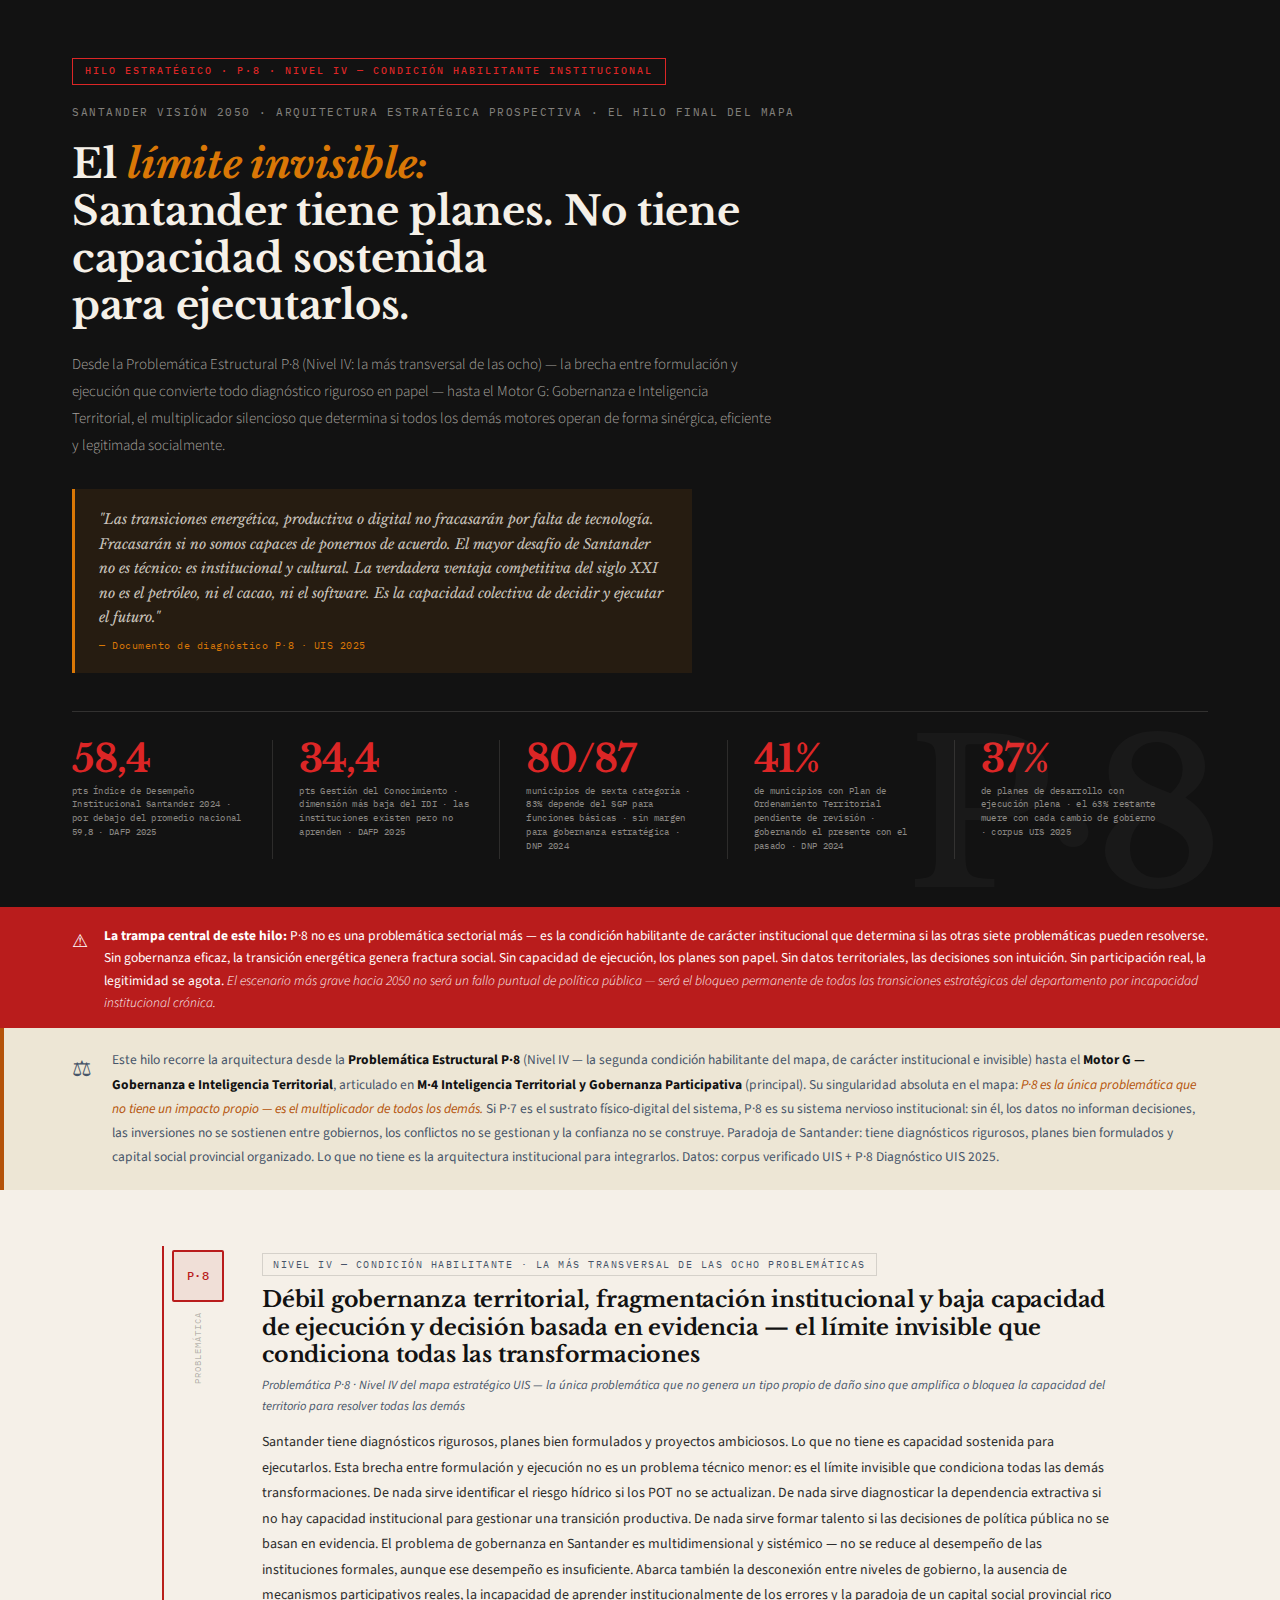
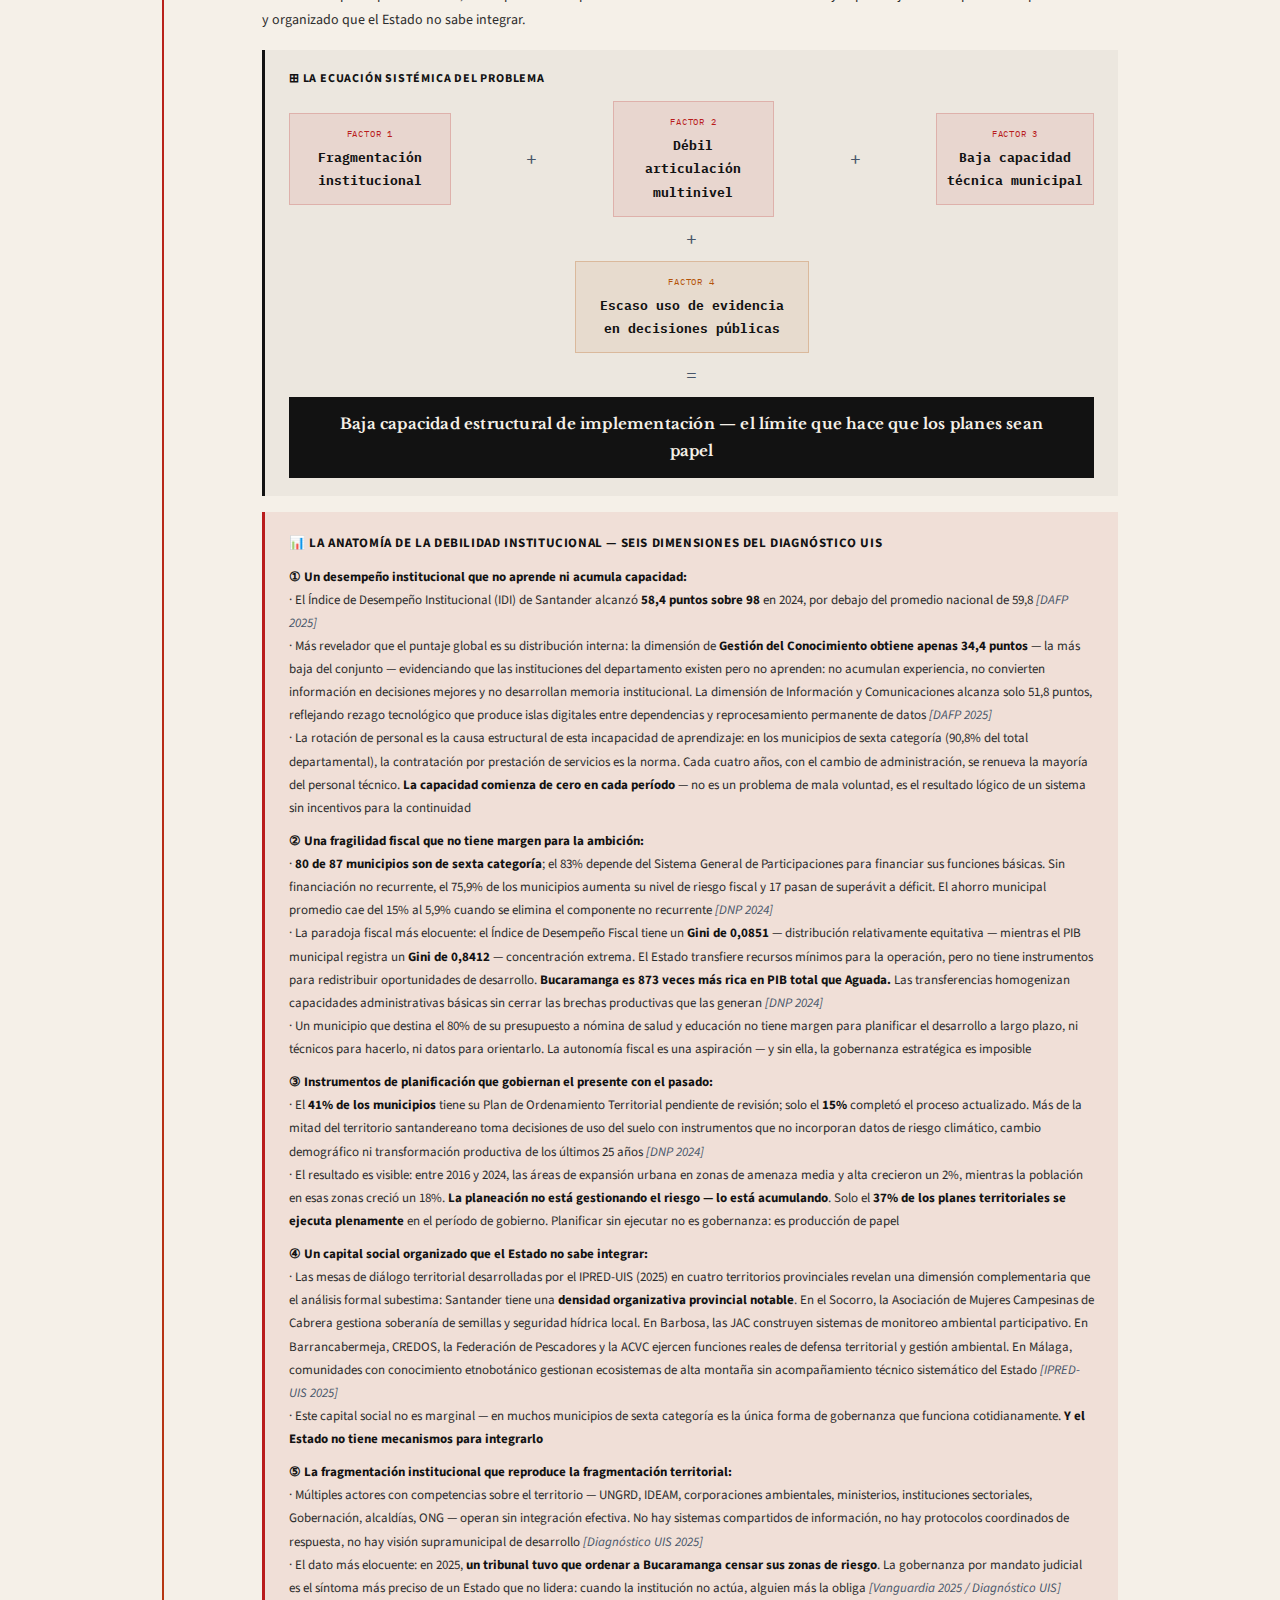
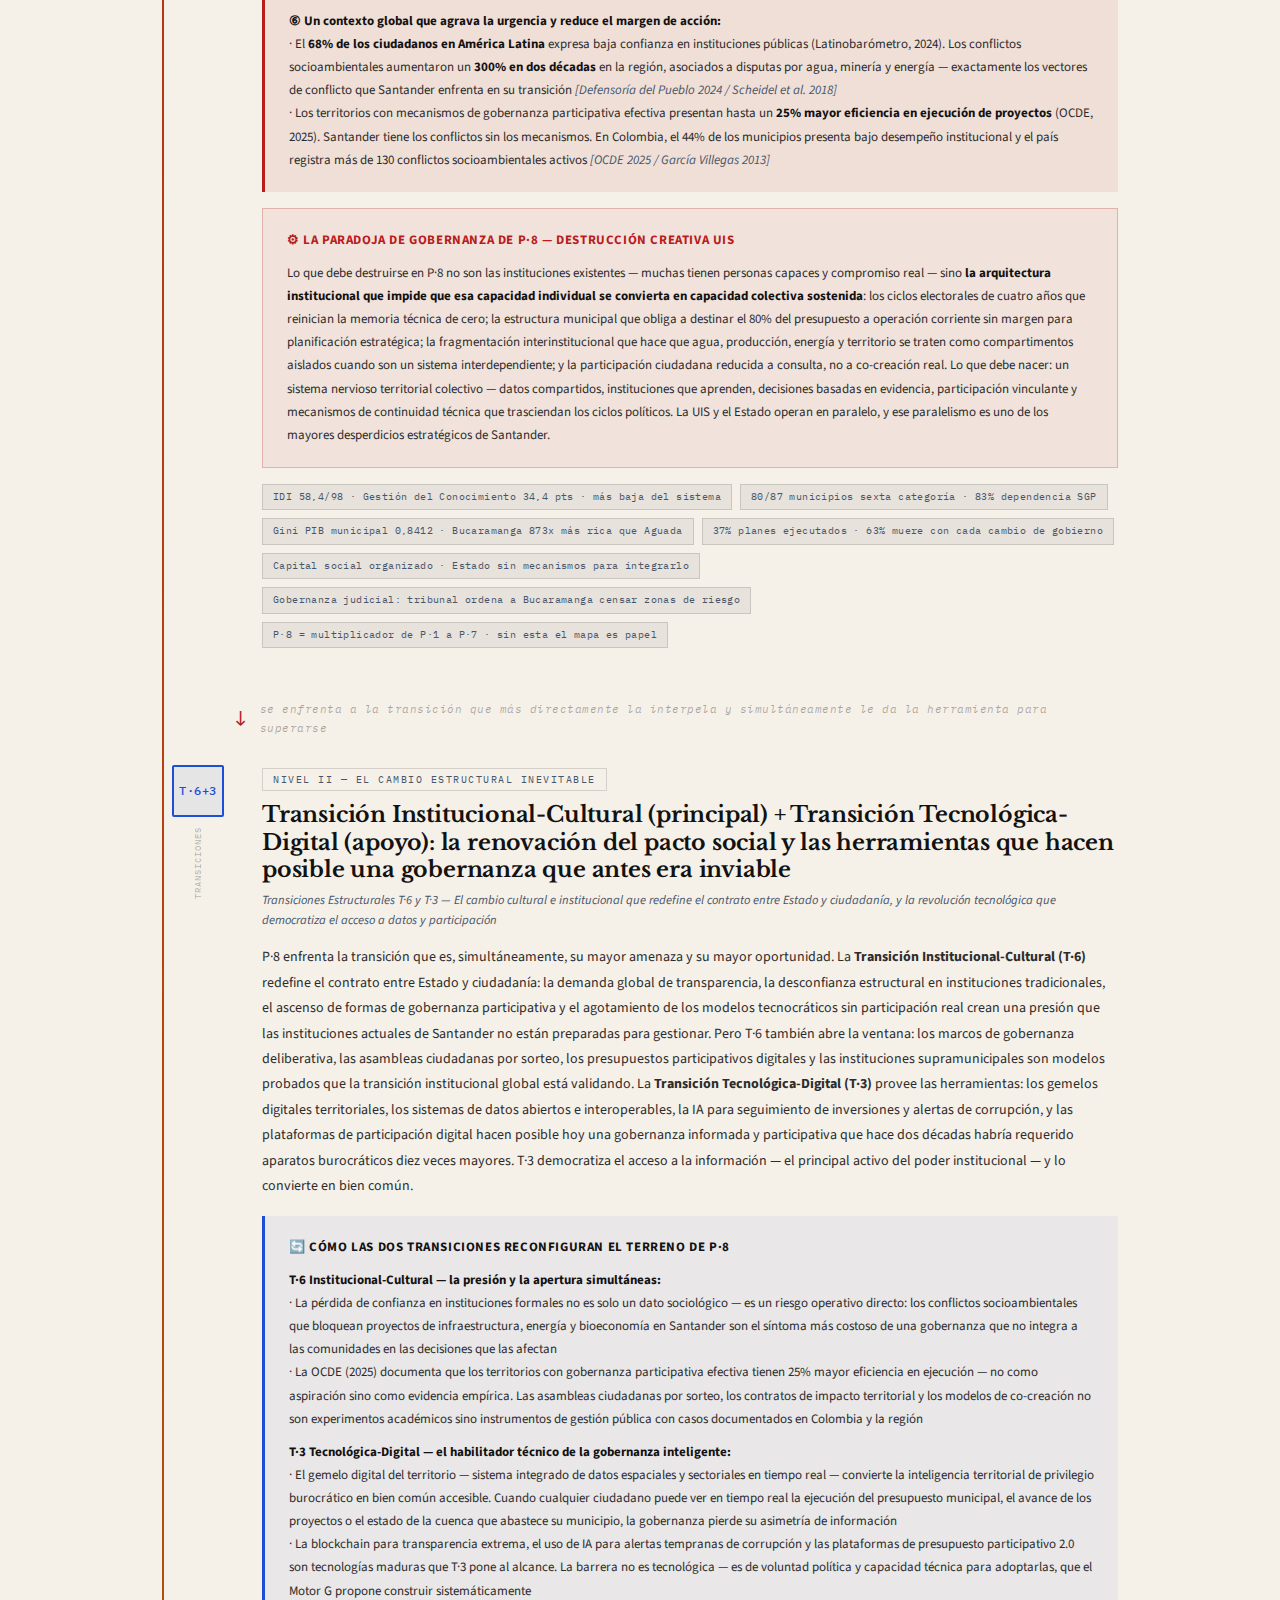
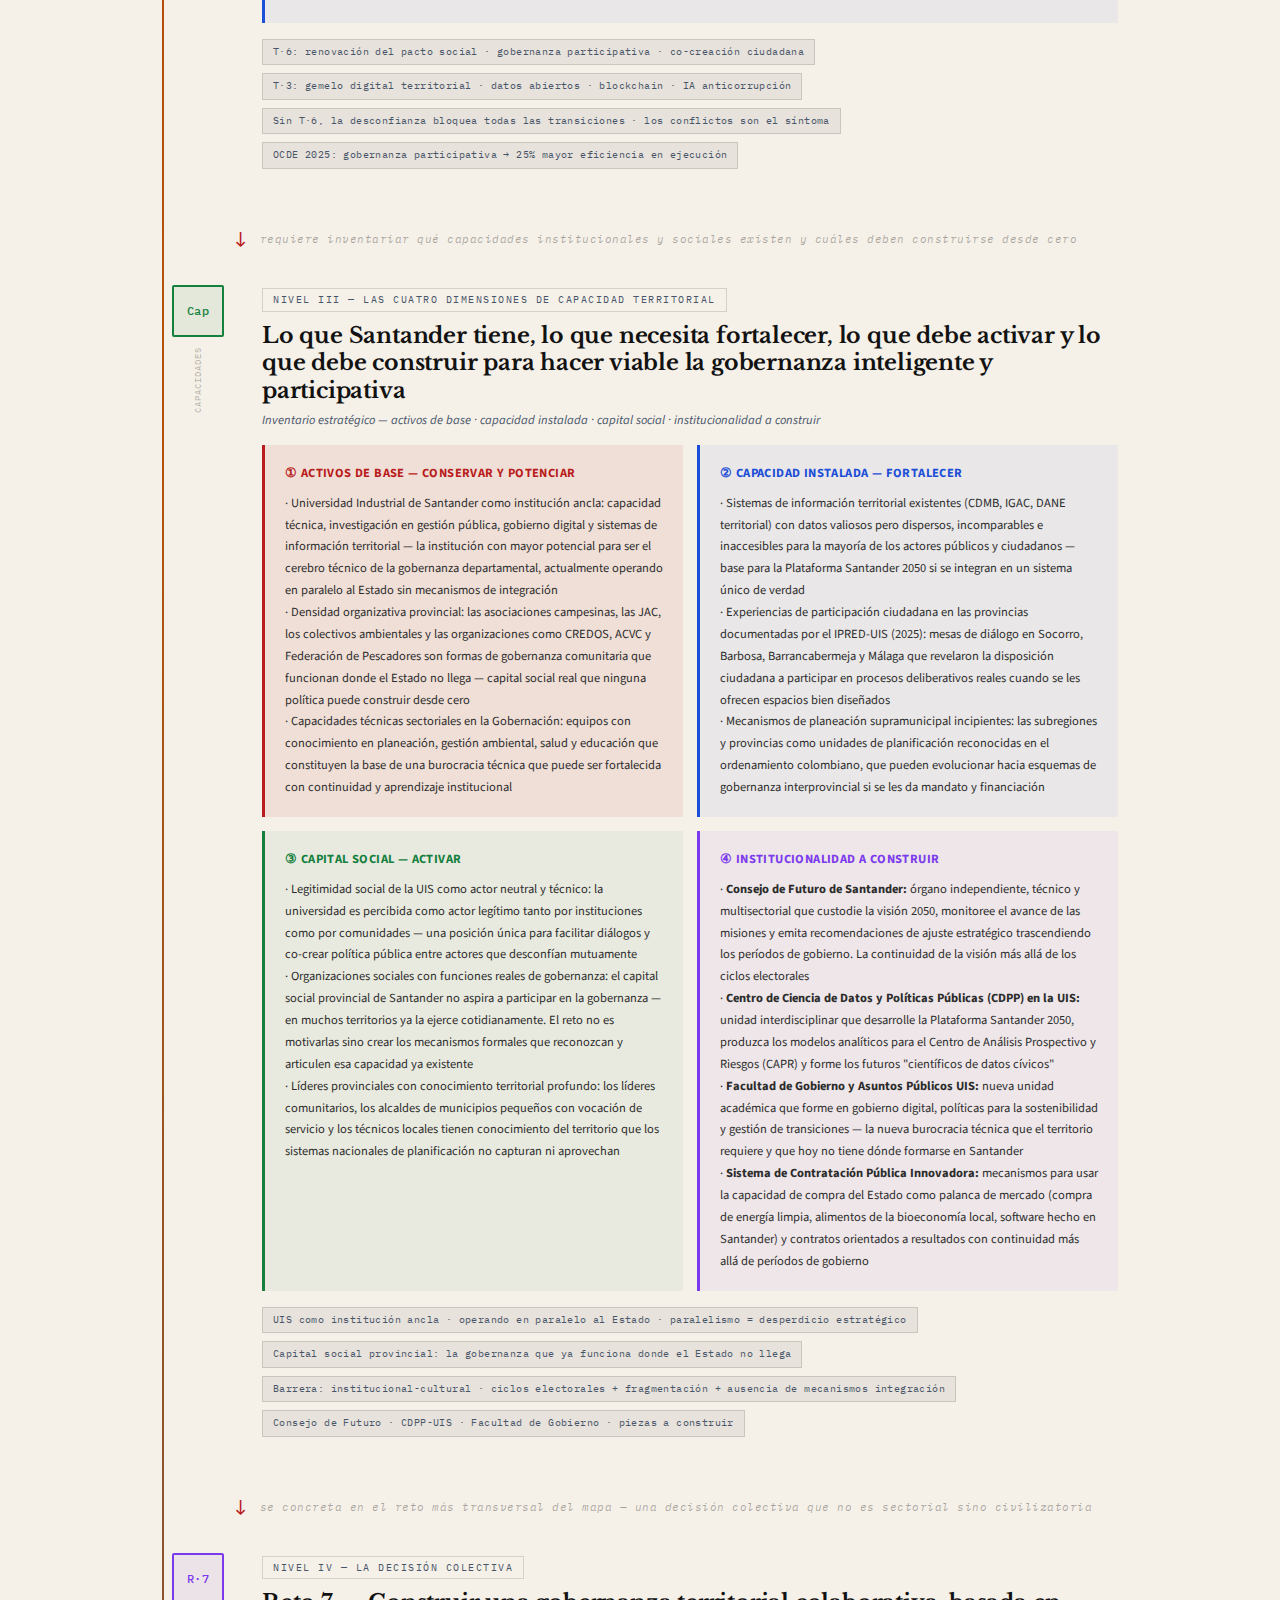
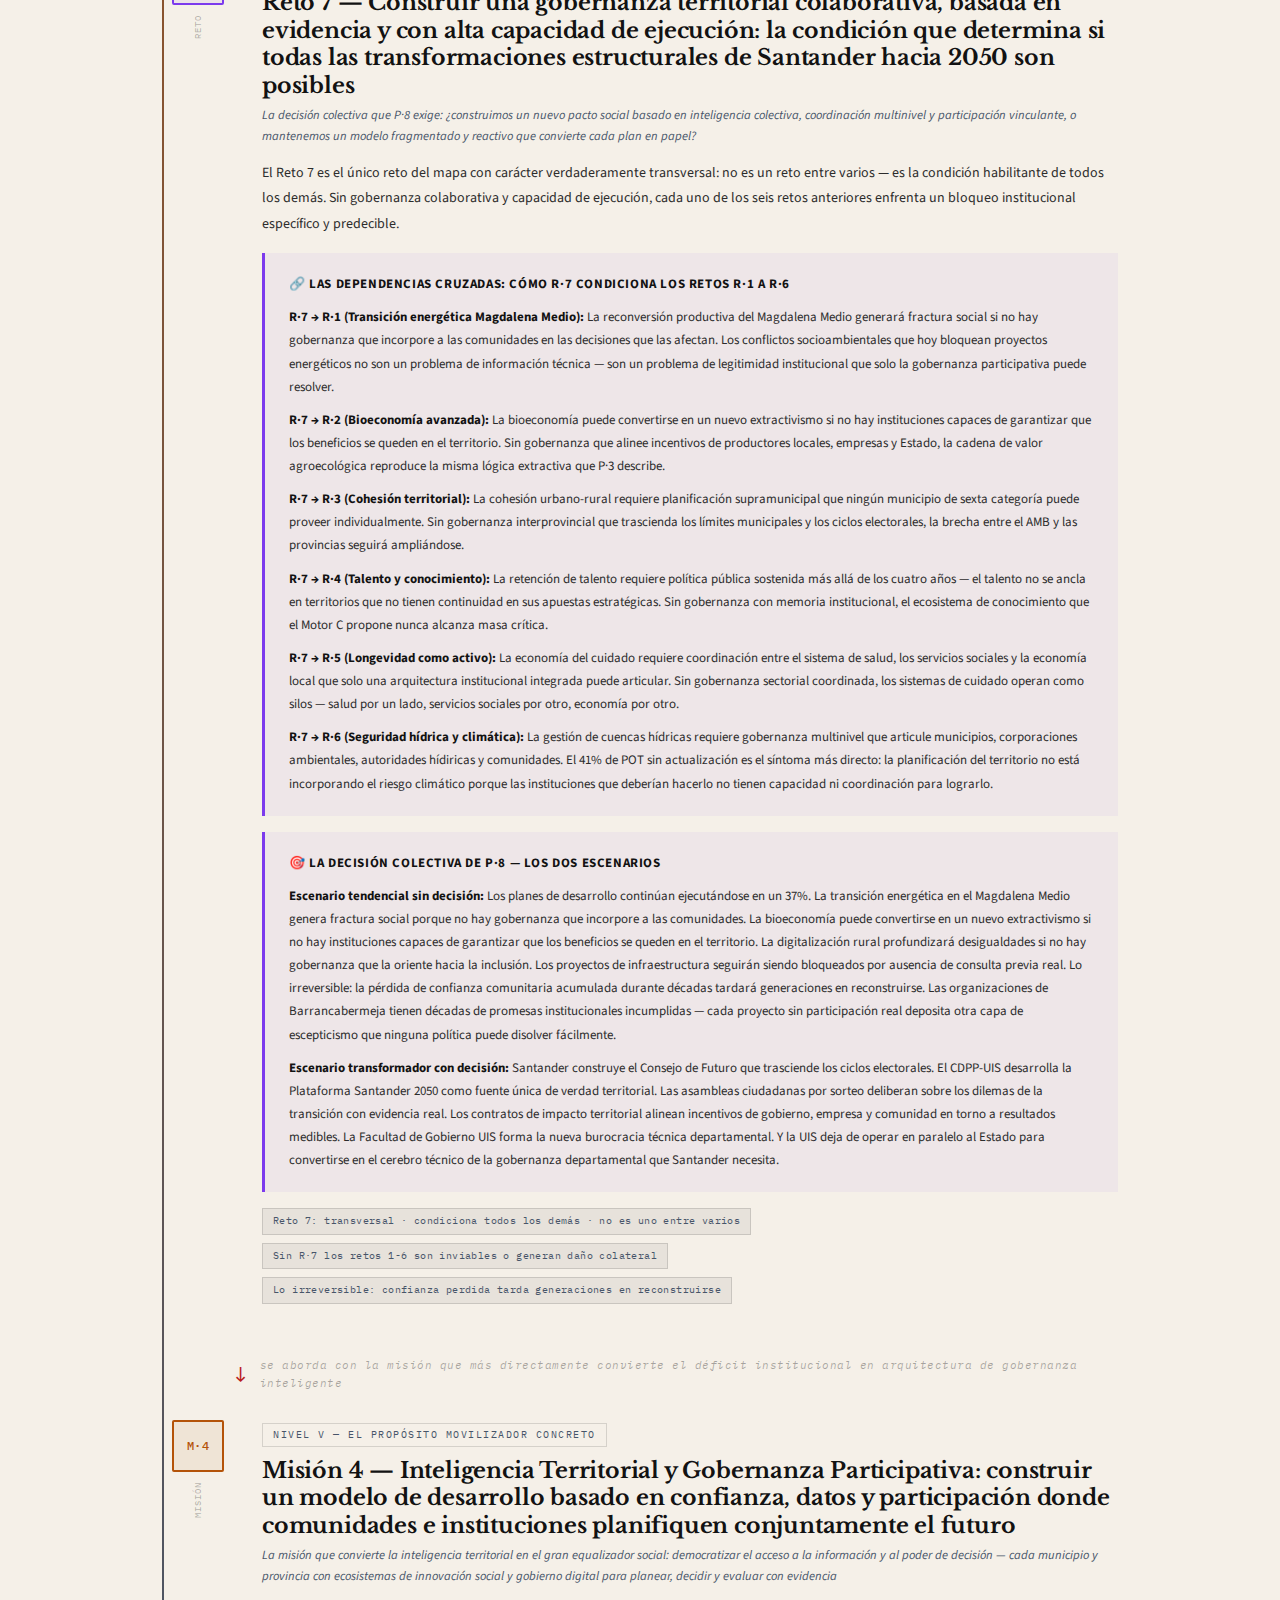
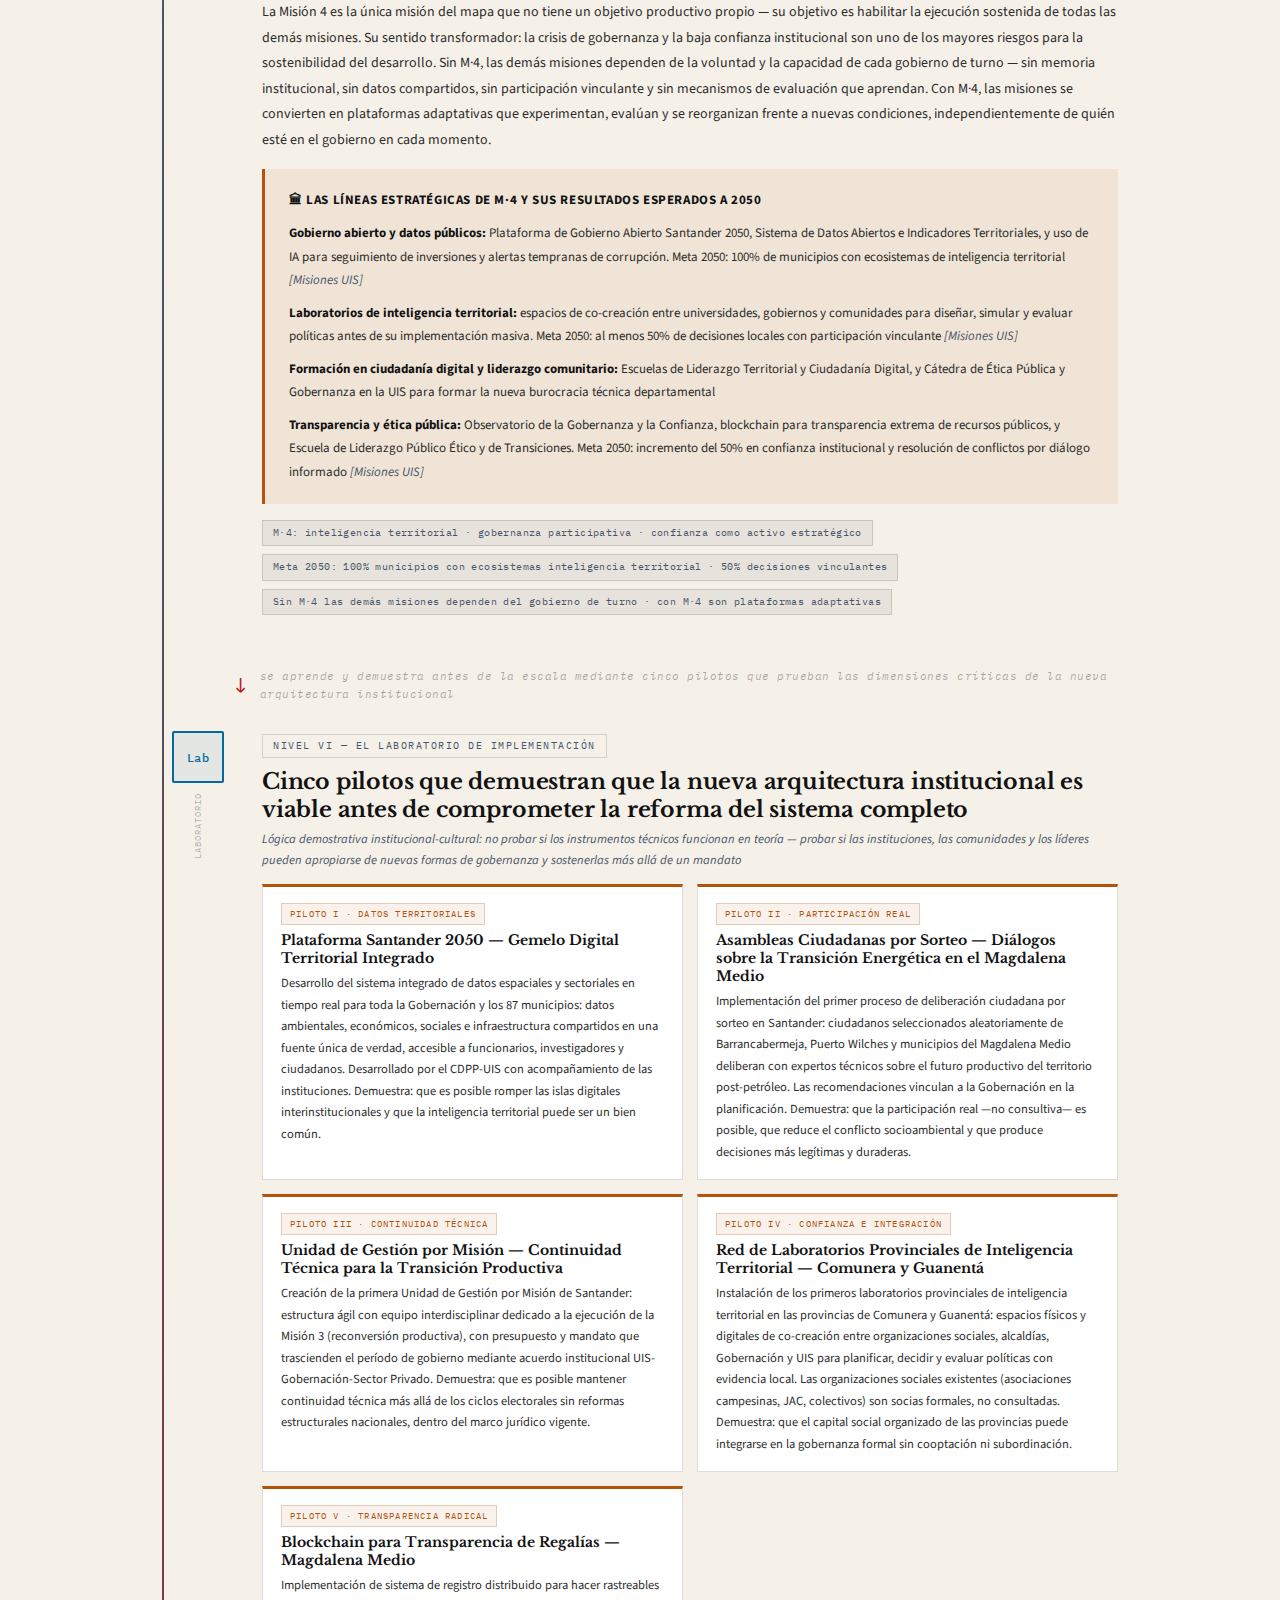
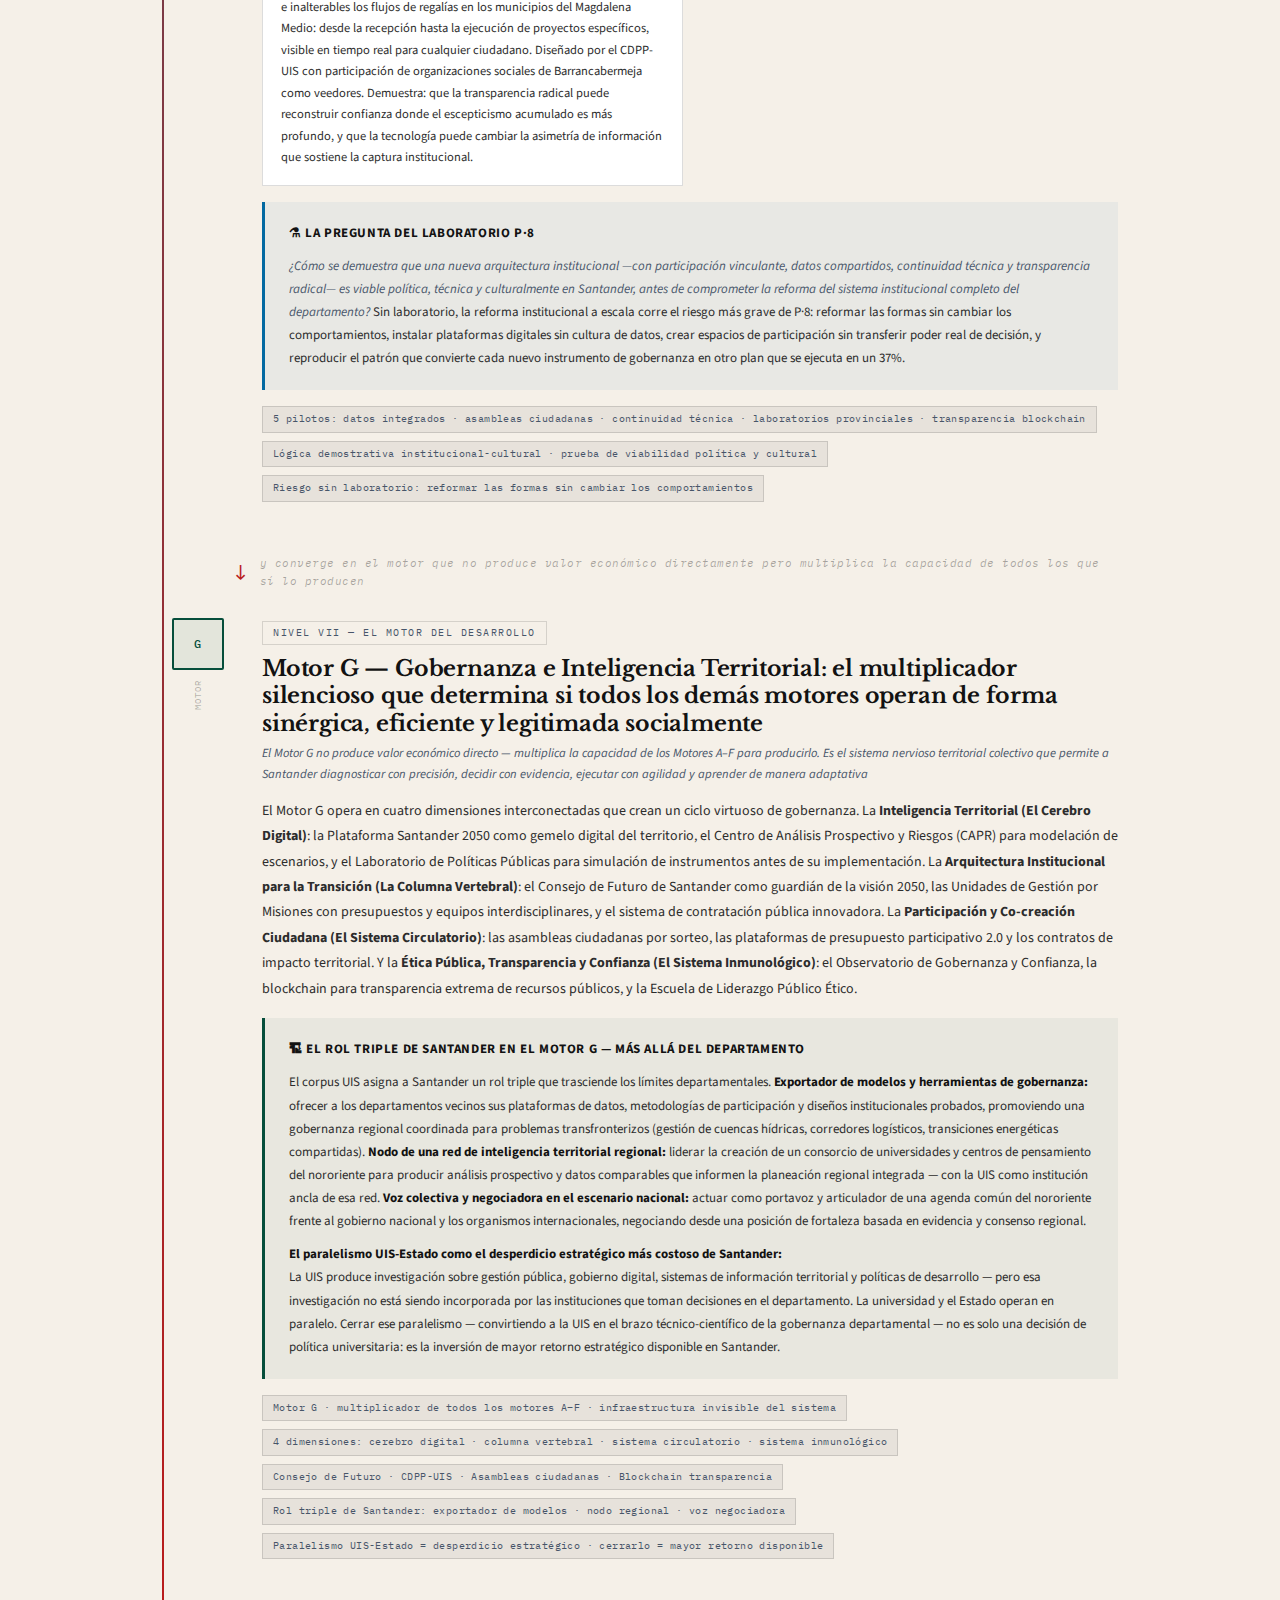
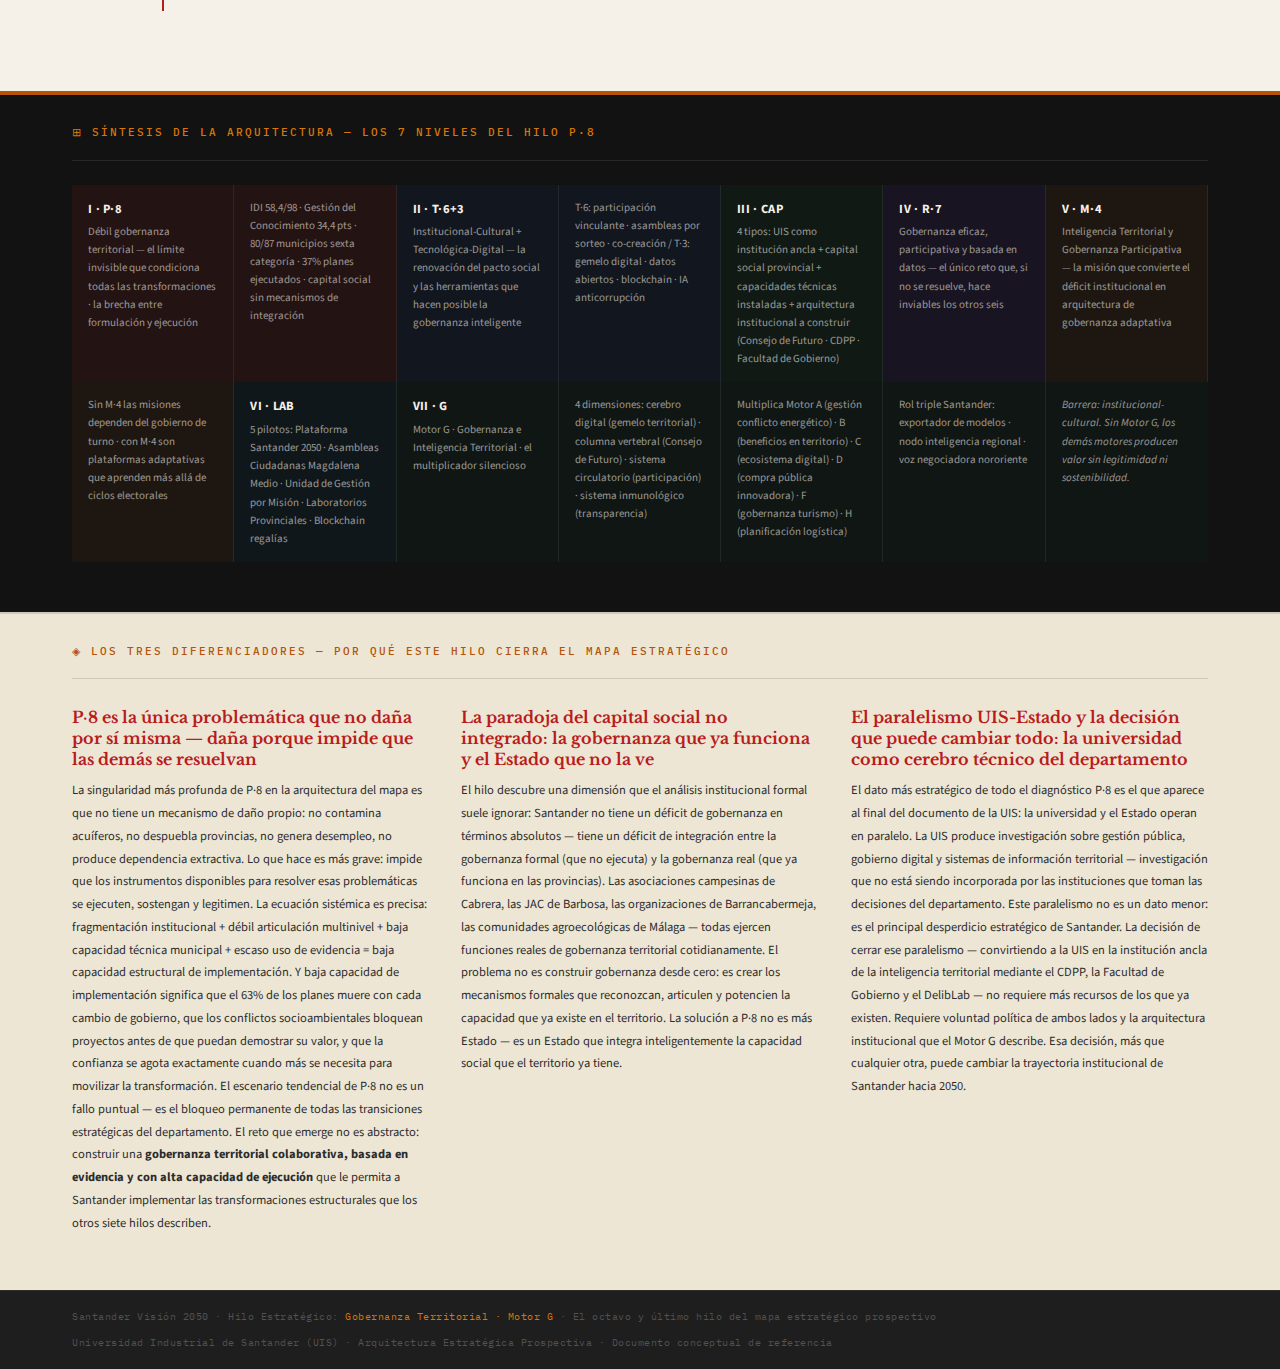
<file: hilo_08_gobernanza_santander2050.html>
<!DOCTYPE html>
<html lang="es">
<head>
<meta charset="UTF-8">
<meta name="viewport" content="width=device-width, initial-scale=1.0">
<title>Hilo P·8 — Gobernanza Territorial · Santander 2050</title>
<link rel="preconnect" href="https://fonts.googleapis.com">
<link href="https://fonts.googleapis.com/css2?family=Libre+Baskerville:ital,wght@0,400;0,700;1,400&family=Source+Sans+3:wght@300;400;600;700&family=IBM+Plex+Mono:wght@400;500&display=swap" rel="stylesheet">
<style>
  :root {
    --ink:          #121212;
    --ink-soft:     #1e1e1e;
    --ink-mid:      #2c2c2c;
    --parchment:    #f5f0e8;
    --parchment-d:  #ede6d5;
    --crimson:      #b91c1c;
    --crimson-soft: #dc2626;
    --crimson-pale: rgba(185,28,28,0.08);
    --amber:        #b45309;
    --amber-light:  #d97706;
    --amber-pale:   rgba(180,83,9,0.08);
    --slate:        #475569;
    --slate-pale:   rgba(71,85,105,0.08);
    --white:        #ffffff;
    --rule:         rgba(18,18,18,0.14);
  }

  *, *::before, *::after { box-sizing: border-box; margin: 0; padding: 0; }

  body {
    font-family: 'Source Sans 3', sans-serif;
    background: var(--parchment);
    color: var(--ink);
    line-height: 1.65;
  }

  /* ── HEADER ─────────────────────────────────────────── */
  header {
    background: var(--ink);
    color: var(--parchment);
    padding: 56px 72px 48px;
    position: relative;
    overflow: hidden;
    border-bottom: 4px solid var(--crimson);
  }

  header::before {
    content: 'P·8';
    position: absolute; right: 64px; bottom: -10px;
    font-family: 'Libre Baskerville', serif;
    font-size: 200px; font-weight: 700;
    color: rgba(255,255,255,0.03);
    line-height: 1; letter-spacing: -6px;
    pointer-events: none;
  }

  .h-badge {
    display: inline-block;
    font-family: 'IBM Plex Mono', monospace;
    font-size: 10px; font-weight: 500;
    letter-spacing: 2px; text-transform: uppercase;
    color: var(--crimson-soft);
    border: 1px solid var(--crimson-soft);
    padding: 4px 12px; margin-bottom: 18px;
  }

  .h-eyebrow {
    font-family: 'IBM Plex Mono', monospace;
    font-size: 11px; letter-spacing: 1.5px;
    color: rgba(245,240,232,0.50); text-transform: uppercase;
    margin-bottom: 20px;
  }

  header h1 {
    font-family: 'Libre Baskerville', serif;
    font-size: 40px; font-weight: 700;
    line-height: 1.18; max-width: 760px;
    letter-spacing: -0.3px;
  }

  header h1 em {
    font-style: italic;
    color: var(--amber-light);
  }

  .lead {
    max-width: 700px; margin-top: 22px;
    font-size: 15px; font-weight: 300;
    color: rgba(245,240,232,0.65); line-height: 1.80;
  }

  .h-epigraph {
    max-width: 620px; margin-top: 30px;
    padding: 18px 24px;
    border-left: 3px solid var(--amber-light);
    background: rgba(217,119,6,0.10);
    font-family: 'Libre Baskerville', serif;
    font-size: 14px; font-style: italic;
    color: rgba(245,240,232,0.80); line-height: 1.75;
  }

  .h-epigraph cite {
    display: block; margin-top: 8px;
    font-family: 'IBM Plex Mono', monospace;
    font-size: 9.5px; font-style: normal;
    letter-spacing: 0.5px;
    color: var(--amber-light);
  }

  .h-stat-bar {
    display: flex; flex-wrap: wrap; gap: 0;
    margin-top: 38px;
    border-top: 1px solid rgba(245,240,232,0.14);
    padding-top: 28px;
  }

  .h-stat {
    flex: 1 1 150px;
    padding-right: 26px;
    border-right: 1px solid rgba(245,240,232,0.12);
    margin-right: 26px;
    padding-bottom: 6px;
  }
  .h-stat:last-child { border-right: none; }

  .h-stat .num {
    display: block;
    font-family: 'Libre Baskerville', serif;
    font-size: 38px; font-weight: 700;
    color: var(--crimson-soft); line-height: 1;
    letter-spacing: -1px;
  }

  .h-stat .desc {
    display: block; margin-top: 6px;
    font-family: 'IBM Plex Mono', monospace;
    font-size: 9px; color: rgba(245,240,232,0.55);
    line-height: 1.55; letter-spacing: 0.3px;
  }

  /* ── TRAP BAR ────────────────────────────────────────── */
  .trap-bar {
    background: var(--crimson);
    color: white;
    padding: 14px 72px;
    display: flex; gap: 16px; align-items: flex-start;
    font-size: 13.5px; font-weight: 400; line-height: 1.65;
  }
  .trap-bar .icon { font-size: 18px; flex-shrink: 0; margin-top: 2px; }
  .trap-bar strong { font-weight: 700; }
  .trap-bar em { font-style: italic; font-weight: 300; }

  /* ── INTRO ───────────────────────────────────────────── */
  .intro-strip {
    background: var(--parchment-d);
    border-left: 4px solid var(--amber);
    padding: 20px 72px 20px 68px;
    display: flex; gap: 20px; align-items: flex-start;
    font-size: 13.5px; color: var(--slate); line-height: 1.80;
  }
  .intro-strip .icon { font-size: 22px; flex-shrink: 0; margin-top: 2px; }
  .intro-strip strong { color: var(--ink); }
  .intro-strip em { color: var(--amber); font-style: italic; }

  /* ── BODY TIMELINE ───────────────────────────────────── */
  .body-wrap {
    max-width: 1100px; margin: 0 auto;
    padding: 56px 72px 80px;
    position: relative;
  }

  .body-wrap::before {
    content: '';
    position: absolute; top: 56px; bottom: 80px;
    left: 72px; width: 2px;
    background: linear-gradient(180deg,
      var(--crimson) 0%,
      var(--amber) 40%,
      var(--slate) 70%,
      var(--crimson) 100%
    );
  }

  .node {
    display: grid;
    grid-template-columns: 72px 1fr;
    gap: 0 28px;
  }

  .marker {
    display: flex; flex-direction: column;
    align-items: center; padding-top: 4px;
    position: relative; z-index: 2;
  }

  .bubble {
    width: 52px; height: 52px;
    border-radius: 2px;
    display: flex; align-items: center; justify-content: center;
    font-family: 'IBM Plex Mono', monospace;
    font-size: 12px; font-weight: 500;
    letter-spacing: 0.5px;
    border: 2px solid currentColor;
    flex-shrink: 0;
  }

  .n1 .bubble { color: var(--crimson); background: var(--crimson-pale); border-color: var(--crimson); }
  .n2 .bubble { color: #1d4ed8; background: rgba(29,78,216,0.07); border-color: #1d4ed8; }
  .n3 .bubble { color: #15803d; background: rgba(21,128,61,0.07); border-color: #15803d; }
  .n4 .bubble { color: #7c3aed; background: rgba(124,58,237,0.07); border-color: #7c3aed; }
  .n5 .bubble { color: var(--amber); background: var(--amber-pale); border-color: var(--amber); }
  .n6 .bubble { color: #0369a1; background: rgba(3,105,161,0.07); border-color: #0369a1; }
  .n7 .bubble { color: #064e3b; background: rgba(6,78,59,0.07); border-color: #064e3b; }

  .side-label {
    font-family: 'IBM Plex Mono', monospace;
    font-size: 8.5px; letter-spacing: 1px;
    text-transform: uppercase;
    color: rgba(18,18,18,0.28);
    writing-mode: vertical-rl;
    text-orientation: mixed;
    transform: rotate(180deg);
    margin-top: 10px;
  }

  .content { padding: 4px 0 52px; }

  .step-pill {
    display: inline-block;
    font-family: 'IBM Plex Mono', monospace;
    font-size: 9.5px; letter-spacing: 1.5px;
    text-transform: uppercase;
    padding: 3px 10px;
    border: 1px solid var(--rule);
    color: var(--slate);
    margin-bottom: 10px;
  }

  .node-h {
    font-family: 'Libre Baskerville', serif;
    font-size: 22px; font-weight: 700;
    line-height: 1.25; margin-bottom: 6px;
    letter-spacing: -0.2px;
  }

  .node-sub {
    font-size: 12.5px; color: var(--slate);
    font-style: italic; margin-bottom: 14px;
    line-height: 1.65;
  }

  .node-text {
    font-size: 14px; line-height: 1.82;
    color: var(--ink-mid);
    margin-bottom: 16px;
  }

  /* ── BOXES ───────────────────────────────────────────── */
  .box {
    padding: 20px 24px;
    margin-bottom: 16px;
    font-size: 13px; line-height: 1.78;
  }

  .box.n1 { background: var(--crimson-pale); border-left: 3px solid var(--crimson); }
  .box.n2 { background: rgba(29,78,216,0.05); border-left: 3px solid #1d4ed8; }
  .box.n3 { background: rgba(21,128,61,0.05); border-left: 3px solid #15803d; }
  .box.n4 { background: rgba(124,58,237,0.05); border-left: 3px solid #7c3aed; }
  .box.n5 { background: var(--amber-pale); border-left: 3px solid var(--amber); }
  .box.n6 { background: rgba(3,105,161,0.05); border-left: 3px solid #0369a1; }
  .box.n7 { background: rgba(6,78,59,0.05); border-left: 3px solid #064e3b; }

  .box .bt {
    font-family: 'Source Sans 3', sans-serif;
    font-size: 13px; font-weight: 700;
    text-transform: uppercase; letter-spacing: 0.6px;
    margin-bottom: 10px; color: var(--ink);
  }

  .box p { color: var(--ink-mid); margin-bottom: 10px; }
  .box p:last-child { margin-bottom: 0; }
  .box strong { color: var(--ink); }
  .box em { color: var(--slate); font-style: italic; }

  /* ── CRITICAL BOX ────────────────────────────────────── */
  .critical-box {
    background: rgba(185,28,28,0.06);
    border: 1px solid rgba(185,28,28,0.25);
    padding: 20px 24px;
    margin-bottom: 16px;
    font-size: 13px; line-height: 1.78;
  }
  .critical-box .cb {
    display: block;
    font-family: 'Source Sans 3', sans-serif;
    font-size: 13px; font-weight: 700;
    text-transform: uppercase; letter-spacing: 0.6px;
    color: var(--crimson); margin-bottom: 10px;
  }
  .critical-box p { color: var(--ink-mid); }
  .critical-box strong { color: var(--ink); }

  /* ── CAPACITY GRID ───────────────────────────────────── */
  .cap-grid {
    display: grid; grid-template-columns: 1fr 1fr;
    gap: 14px; margin-bottom: 16px;
  }

  .cap-cell {
    padding: 18px 20px;
    font-size: 12.5px; line-height: 1.75;
    color: var(--ink-mid);
    background: rgba(18,18,18,0.03);
  }

  .cap-label {
    display: block; margin-bottom: 8px;
    font-family: 'Source Sans 3', sans-serif;
    font-size: 12.5px; font-weight: 700;
    text-transform: uppercase; letter-spacing: 0.4px;
  }

  /* ── PILOTO CARDS ────────────────────────────────────── */
  .piloto-grid {
    display: grid; grid-template-columns: 1fr 1fr;
    gap: 14px; margin-bottom: 16px;
  }

  .piloto-card {
    background: white;
    border: 1px solid var(--rule);
    border-top: 3px solid var(--amber);
    padding: 16px 18px;
    font-size: 12.5px; line-height: 1.72;
    color: var(--ink-mid);
  }

  .piloto-card .ptag {
    display: inline-block;
    font-family: 'IBM Plex Mono', monospace;
    font-size: 9px; letter-spacing: 1.2px;
    text-transform: uppercase;
    padding: 2px 8px; margin-bottom: 6px;
    background: var(--amber-pale);
    color: var(--amber);
    border: 1px solid rgba(180,83,9,0.25);
  }

  .piloto-card .ph {
    font-family: 'Libre Baskerville', serif;
    font-size: 14px; font-weight: 700;
    color: var(--ink); margin-bottom: 6px;
    line-height: 1.3;
  }

  /* ── TAGS ────────────────────────────────────────────── */
  .tags { display: flex; flex-wrap: wrap; gap: 8px; margin-top: 14px; }
  .tag {
    font-family: 'IBM Plex Mono', monospace;
    font-size: 10px; letter-spacing: 0.4px;
    padding: 4px 10px;
    background: rgba(18,18,18,0.06);
    border: 1px solid var(--rule);
    color: var(--slate);
  }

  /* ── ARROW ROW ───────────────────────────────────────── */
  .arrow-row {
    padding: 0 0 24px 72px;
    font-family: 'IBM Plex Mono', monospace;
    font-size: 11px; color: rgba(18,18,18,0.35);
    letter-spacing: 0.5px; font-style: italic;
    display: flex; align-items: center; gap: 12px;
  }
  .arr { font-size: 22px; color: var(--crimson); font-style: normal; flex-shrink: 0; }

  /* ── BOX SPLIT ───────────────────────────────────────── */
  .box-split { display: grid; grid-template-columns: 1fr 1fr; gap: 14px; margin-bottom: 16px; }

  /* ── SYNTHESIS ───────────────────────────────────────── */
  .synthesis {
    background: var(--ink);
    color: var(--parchment);
    padding: 0 72px 50px;
    border-top: 4px solid var(--amber);
  }

  .synth-header {
    font-family: 'IBM Plex Mono', monospace;
    font-size: 11px; font-weight: 500;
    letter-spacing: 2px; text-transform: uppercase;
    color: var(--amber-light);
    padding: 28px 0 18px;
    border-bottom: 1px solid rgba(245,240,232,0.10);
    margin-bottom: 24px;
  }

  .synth-grid {
    display: grid; grid-template-columns: repeat(7, 1fr);
    gap: 0;
  }

  .sc {
    padding: 14px 16px;
    font-size: 11px; line-height: 1.65;
    color: rgba(245,240,232,0.60);
    border-right: 1px solid rgba(245,240,232,0.08);
  }
  .sc:last-child { border-right: none; }
  .sc strong {
    display: block; margin-bottom: 4px;
    font-family: 'Source Sans 3', sans-serif;
    font-size: 12.5px; font-weight: 700;
    text-transform: uppercase; letter-spacing: 0.3px;
    color: var(--parchment);
  }

  /* ── DIFFERENTIATORS ─────────────────────────────────── */
  .diff-section {
    background: var(--parchment-d);
    padding: 0 72px 56px;
    border-top: 2px solid var(--rule);
  }

  .diff-header {
    font-family: 'IBM Plex Mono', monospace;
    font-size: 11px; font-weight: 500;
    letter-spacing: 2px; text-transform: uppercase;
    color: var(--amber);
    padding: 28px 0 18px;
    border-bottom: 1px solid var(--rule);
    margin-bottom: 28px;
  }

  .diff-inner { display: grid; grid-template-columns: 1fr 1fr 1fr; gap: 32px; }

  .diff-inner h3 {
    font-family: 'Libre Baskerville', serif;
    font-size: 16px; font-weight: 700;
    color: var(--crimson);
    margin-bottom: 10px; line-height: 1.3;
  }

  .diff-inner p { font-size: 12.5px; line-height: 1.82; color: var(--ink-mid); }

  /* ── FOOTER ──────────────────────────────────────────── */
  footer {
    background: var(--ink-soft);
    border-top: 1px solid rgba(245,240,232,0.08);
    padding: 18px 72px;
    font-family: 'IBM Plex Mono', monospace;
    font-size: 9.5px; letter-spacing: 0.5px;
    color: rgba(245,240,232,0.25);
    display: flex; justify-content: space-between;
    align-items: center; flex-wrap: wrap; gap: 10px;
  }
  footer span { color: var(--amber-light); }

  @media (max-width: 780px) {
    header, .trap-bar, .intro-strip { padding-left: 24px; padding-right: 24px; }
    header::before { display: none; }
    .body-wrap { padding: 40px 20px 60px; }
    .body-wrap::before { left: 20px; }
    .node { grid-template-columns: 54px 1fr; }
    .arrow-row { padding-left: 38px; }
    .cap-grid, .piloto-grid, .box-split, .diff-inner, .synth-grid { grid-template-columns: 1fr; }
    .synthesis, .diff-section { padding: 0 20px 40px; }
    footer { padding: 16px 24px; }
  }
</style>
</head>
<body>

<!-- ══════════ HEADER ══════════ -->
<header>
  <div class="h-badge">Hilo Estratégico · P·8 · Nivel IV — Condición Habilitante Institucional</div>
  <div class="h-eyebrow">Santander Visión 2050 · Arquitectura Estratégica Prospectiva · El hilo final del mapa</div>
  <h1>El <em>límite invisible:</em><br>Santander tiene planes. No tiene capacidad sostenida<br>para ejecutarlos.</h1>
  <p class="lead">Desde la Problemática Estructural P·8 (Nivel IV: la más transversal de las ocho) — la brecha entre formulación y ejecución que convierte todo diagnóstico riguroso en papel — hasta el Motor G: Gobernanza e Inteligencia Territorial, el multiplicador silencioso que determina si todos los demás motores operan de forma sinérgica, eficiente y legitimada socialmente.</p>
  <div class="h-epigraph">
    "Las transiciones energética, productiva o digital no fracasarán por falta de tecnología. Fracasarán si no somos capaces de ponernos de acuerdo. El mayor desafío de Santander no es técnico: es institucional y cultural. La verdadera ventaja competitiva del siglo XXI no es el petróleo, ni el cacao, ni el software. Es la capacidad colectiva de decidir y ejecutar el futuro."
    <cite>— Documento de diagnóstico P·8 · UIS 2025</cite>
  </div>
  <div class="h-stat-bar">
    <div class="h-stat">
      <span class="num">58,4</span>
      <span class="desc">pts Índice de Desempeño Institucional Santander 2024 · por debajo del promedio nacional 59,8 · DAFP 2025</span>
    </div>
    <div class="h-stat">
      <span class="num">34,4</span>
      <span class="desc">pts Gestión del Conocimiento · dimensión más baja del IDI · las instituciones existen pero no aprenden · DAFP 2025</span>
    </div>
    <div class="h-stat">
      <span class="num">80/87</span>
      <span class="desc">municipios de sexta categoría · 83% depende del SGP para funciones básicas · sin margen para gobernanza estratégica · DNP 2024</span>
    </div>
    <div class="h-stat">
      <span class="num">41%</span>
      <span class="desc">de municipios con Plan de Ordenamiento Territorial pendiente de revisión · gobernando el presente con el pasado · DNP 2024</span>
    </div>
    <div class="h-stat">
      <span class="num">37%</span>
      <span class="desc">de planes de desarrollo con ejecución plena · el 63% restante muere con cada cambio de gobierno · corpus UIS 2025</span>
    </div>
  </div>
</header>

<!-- ALERTA -->
<div class="trap-bar">
  <span class="icon">⚠</span>
  <div><strong>La trampa central de este hilo:</strong> P·8 no es una problemática sectorial más — es la condición habilitante de carácter institucional que determina si las otras siete problemáticas pueden resolverse. Sin gobernanza eficaz, la transición energética genera fractura social. Sin capacidad de ejecución, los planes son papel. Sin datos territoriales, las decisiones son intuición. Sin participación real, la legitimidad se agota. <em>El escenario más grave hacia 2050 no será un fallo puntual de política pública — será el bloqueo permanente de todas las transiciones estratégicas del departamento por incapacidad institucional crónica.</em></div>
</div>

<!-- INTRO -->
<div class="intro-strip">
  <span class="icon">⚖</span>
  <div>Este hilo recorre la arquitectura desde la <strong>Problemática Estructural P·8</strong> (Nivel IV — la segunda condición habilitante del mapa, de carácter institucional e invisible) hasta el <strong>Motor G — Gobernanza e Inteligencia Territorial</strong>, articulado en <strong>M·4 Inteligencia Territorial y Gobernanza Participativa</strong> (principal). Su singularidad absoluta en el mapa: <em>P·8 es la única problemática que no tiene un impacto propio — es el multiplicador de todos los demás.</em> Si P·7 es el sustrato físico-digital del sistema, P·8 es su sistema nervioso institucional: sin él, los datos no informan decisiones, las inversiones no se sostienen entre gobiernos, los conflictos no se gestionan y la confianza no se construye. Paradoja de Santander: tiene diagnósticos rigurosos, planes bien formulados y capital social provincial organizado. Lo que no tiene es la arquitectura institucional para integrarlos. Datos: corpus verificado UIS + P·8 Diagnóstico UIS 2025.</div>
</div>

<!-- ══════════ TIMELINE ══════════ -->
<div class="body-wrap">

  <!-- N1 PROBLEMÁTICA -->
  <div class="node n1">
    <div class="marker">
      <div class="bubble">P·8</div>
      <div class="side-label">Problemática</div>
    </div>
    <div class="content">
      <span class="step-pill">Nivel IV — Condición habilitante · La más transversal de las ocho problemáticas</span>
      <div class="node-h">Débil gobernanza territorial, fragmentación institucional y baja capacidad de ejecución y decisión basada en evidencia — el límite invisible que condiciona todas las transformaciones</div>
      <div class="node-sub">Problemática P·8 · Nivel IV del mapa estratégico UIS — la única problemática que no genera un tipo propio de daño sino que amplifica o bloquea la capacidad del territorio para resolver todas las demás</div>

      <div class="node-text">
        Santander tiene diagnósticos rigurosos, planes bien formulados y proyectos ambiciosos. Lo que no tiene es capacidad sostenida para ejecutarlos. Esta brecha entre formulación y ejecución no es un problema técnico menor: es el límite invisible que condiciona todas las demás transformaciones. De nada sirve identificar el riesgo hídrico si los POT no se actualizan. De nada sirve diagnosticar la dependencia extractiva si no hay capacidad institucional para gestionar una transición productiva. De nada sirve formar talento si las decisiones de política pública no se basan en evidencia. El problema de gobernanza en Santander es multidimensional y sistémico — no se reduce al desempeño de las instituciones formales, aunque ese desempeño es insuficiente. Abarca también la desconexión entre niveles de gobierno, la ausencia de mecanismos participativos reales, la incapacidad de aprender institucionalmente de los errores y la paradoja de un capital social provincial rico y organizado que el Estado no sabe integrar.
      </div>

      <div class="box" style="background:rgba(18,18,18,0.04); border-left:3px solid var(--ink); margin-bottom:16px; padding:18px 24px;">
        <div class="bt" style="font-size:12px; letter-spacing:0.8px; color:var(--ink); margin-bottom:12px;">⊞ La ecuación sistémica del problema</div>
        <div style="display:grid; grid-template-columns:repeat(4,1fr) auto; gap:0; align-items:center; font-family:'IBM Plex Mono',monospace; font-size:11px; text-align:center;">
          <div style="padding:12px 10px; background:var(--crimson-pale); border:1px solid rgba(185,28,28,0.20);">
            <div style="font-size:9px; text-transform:uppercase; letter-spacing:0.8px; color:var(--crimson); margin-bottom:4px;">Factor 1</div>
            <strong style="font-size:13px; color:var(--ink);">Fragmentación<br>institucional</strong>
          </div>
          <div style="padding:12px 6px; font-size:18px; color:var(--slate);">+</div>
          <div style="padding:12px 10px; background:var(--crimson-pale); border:1px solid rgba(185,28,28,0.20);">
            <div style="font-size:9px; text-transform:uppercase; letter-spacing:0.8px; color:var(--crimson); margin-bottom:4px;">Factor 2</div>
            <strong style="font-size:13px; color:var(--ink);">Débil articulación<br>multinivel</strong>
          </div>
          <div style="padding:12px 6px; font-size:18px; color:var(--slate);">+</div>
          <div style="padding:12px 10px; background:var(--crimson-pale); border:1px solid rgba(185,28,28,0.20);">
            <div style="font-size:9px; text-transform:uppercase; letter-spacing:0.8px; color:var(--crimson); margin-bottom:4px;">Factor 3</div>
            <strong style="font-size:13px; color:var(--ink);">Baja capacidad<br>técnica municipal</strong>
          </div>
        </div>
        <div style="display:grid; grid-template-columns:1fr auto 1fr; gap:0; align-items:center; font-family:'IBM Plex Mono',monospace; font-size:11px; text-align:center; margin-top:0;">
          <div></div>
          <div style="padding:6px 12px; font-size:18px; color:var(--slate);">+</div>
          <div></div>
        </div>
        <div style="display:grid; grid-template-columns:1fr auto 1fr; gap:0; align-items:center; font-family:'IBM Plex Mono',monospace; text-align:center;">
          <div></div>
          <div style="padding:12px 24px; background:rgba(180,83,9,0.08); border:1px solid rgba(180,83,9,0.25);">
            <div style="font-size:9px; text-transform:uppercase; letter-spacing:0.8px; color:var(--amber); margin-bottom:4px;">Factor 4</div>
            <strong style="font-size:13px; color:var(--ink);">Escaso uso de evidencia<br>en decisiones públicas</strong>
          </div>
          <div></div>
        </div>
        <div style="text-align:center; padding:6px; font-size:18px; color:var(--slate); font-family:'IBM Plex Mono',monospace;">=</div>
        <div style="text-align:center;">
          <div style="display:inline-block; padding:14px 32px; background:var(--ink); color:var(--parchment); font-family:'Libre Baskerville',serif; font-size:15px; font-weight:700; letter-spacing:0.2px;">
            Baja capacidad estructural de implementación — el límite que hace que los planes sean papel
          </div>
        </div>
      </div>

      <div class="box n1">
        <div class="bt">📊 La anatomía de la debilidad institucional — seis dimensiones del diagnóstico UIS</div>

        <p><strong>① Un desempeño institucional que no aprende ni acumula capacidad:</strong><br>
        · El Índice de Desempeño Institucional (IDI) de Santander alcanzó <strong>58,4 puntos sobre 98</strong> en 2024, por debajo del promedio nacional de 59,8 <em>[DAFP 2025]</em><br>
        · Más revelador que el puntaje global es su distribución interna: la dimensión de <strong>Gestión del Conocimiento obtiene apenas 34,4 puntos</strong> — la más baja del conjunto — evidenciando que las instituciones del departamento existen pero no aprenden: no acumulan experiencia, no convierten información en decisiones mejores y no desarrollan memoria institucional. La dimensión de Información y Comunicaciones alcanza solo 51,8 puntos, reflejando rezago tecnológico que produce islas digitales entre dependencias y reprocesamiento permanente de datos <em>[DAFP 2025]</em><br>
        · La rotación de personal es la causa estructural de esta incapacidad de aprendizaje: en los municipios de sexta categoría (90,8% del total departamental), la contratación por prestación de servicios es la norma. Cada cuatro años, con el cambio de administración, se renueva la mayoría del personal técnico. <strong>La capacidad comienza de cero en cada período</strong> — no es un problema de mala voluntad, es el resultado lógico de un sistema sin incentivos para la continuidad</p>

        <p><strong>② Una fragilidad fiscal que no tiene margen para la ambición:</strong><br>
        · <strong>80 de 87 municipios son de sexta categoría</strong>; el 83% depende del Sistema General de Participaciones para financiar sus funciones básicas. Sin financiación no recurrente, el 75,9% de los municipios aumenta su nivel de riesgo fiscal y 17 pasan de superávit a déficit. El ahorro municipal promedio cae del 15% al 5,9% cuando se elimina el componente no recurrente <em>[DNP 2024]</em><br>
        · La paradoja fiscal más elocuente: el Índice de Desempeño Fiscal tiene un <strong>Gini de 0,0851</strong> — distribución relativamente equitativa — mientras el PIB municipal registra un <strong>Gini de 0,8412</strong> — concentración extrema. El Estado transfiere recursos mínimos para la operación, pero no tiene instrumentos para redistribuir oportunidades de desarrollo. <strong>Bucaramanga es 873 veces más rica en PIB total que Aguada.</strong> Las transferencias homogenizan capacidades administrativas básicas sin cerrar las brechas productivas que las generan <em>[DNP 2024]</em><br>
        · Un municipio que destina el 80% de su presupuesto a nómina de salud y educación no tiene margen para planificar el desarrollo a largo plazo, ni técnicos para hacerlo, ni datos para orientarlo. La autonomía fiscal es una aspiración — y sin ella, la gobernanza estratégica es imposible</p>

        <p><strong>③ Instrumentos de planificación que gobiernan el presente con el pasado:</strong><br>
        · El <strong>41% de los municipios</strong> tiene su Plan de Ordenamiento Territorial pendiente de revisión; solo el <strong>15%</strong> completó el proceso actualizado. Más de la mitad del territorio santandereano toma decisiones de uso del suelo con instrumentos que no incorporan datos de riesgo climático, cambio demográfico ni transformación productiva de los últimos 25 años <em>[DNP 2024]</em><br>
        · El resultado es visible: entre 2016 y 2024, las áreas de expansión urbana en zonas de amenaza media y alta crecieron un 2%, mientras la población en esas zonas creció un 18%. <strong>La planeación no está gestionando el riesgo — lo está acumulando</strong>. Solo el <strong>37% de los planes territoriales se ejecuta plenamente</strong> en el período de gobierno. Planificar sin ejecutar no es gobernanza: es producción de papel</p>

        <p><strong>④ Un capital social organizado que el Estado no sabe integrar:</strong><br>
        · Las mesas de diálogo territorial desarrolladas por el IPRED-UIS (2025) en cuatro territorios provinciales revelan una dimensión complementaria que el análisis formal subestima: Santander tiene una <strong>densidad organizativa provincial notable</strong>. En el Socorro, la Asociación de Mujeres Campesinas de Cabrera gestiona soberanía de semillas y seguridad hídrica local. En Barbosa, las JAC construyen sistemas de monitoreo ambiental participativo. En Barrancabermeja, CREDOS, la Federación de Pescadores y la ACVC ejercen funciones reales de defensa territorial y gestión ambiental. En Málaga, comunidades con conocimiento etnobotánico gestionan ecosistemas de alta montaña sin acompañamiento técnico sistemático del Estado <em>[IPRED-UIS 2025]</em><br>
        · Este capital social no es marginal — en muchos municipios de sexta categoría es la única forma de gobernanza que funciona cotidianamente. <strong>Y el Estado no tiene mecanismos para integrarlo</strong></p>

        <p><strong>⑤ La fragmentación institucional que reproduce la fragmentación territorial:</strong><br>
        · Múltiples actores con competencias sobre el territorio — UNGRD, IDEAM, corporaciones ambientales, ministerios, instituciones sectoriales, Gobernación, alcaldías, ONG — operan sin integración efectiva. No hay sistemas compartidos de información, no hay protocolos coordinados de respuesta, no hay visión supramunicipal de desarrollo <em>[Diagnóstico UIS 2025]</em><br>
        · El dato más elocuente: en 2025, <strong>un tribunal tuvo que ordenar a Bucaramanga censar sus zonas de riesgo</strong>. La gobernanza por mandato judicial es el síntoma más preciso de un Estado que no lidera: cuando la institución no actúa, alguien más la obliga <em>[Vanguardia 2025 / Diagnóstico UIS]</em></p>

        <p><strong>⑥ Un contexto global que agrava la urgencia y reduce el margen de acción:</strong><br>
        · El <strong>68% de los ciudadanos en América Latina</strong> expresa baja confianza en instituciones públicas (Latinobarómetro, 2024). Los conflictos socioambientales aumentaron un <strong>300% en dos décadas</strong> en la región, asociados a disputas por agua, minería y energía — exactamente los vectores de conflicto que Santander enfrenta en su transición <em>[Defensoría del Pueblo 2024 / Scheidel et al. 2018]</em><br>
        · Los territorios con mecanismos de gobernanza participativa efectiva presentan hasta un <strong>25% mayor eficiencia en ejecución de proyectos</strong> (OCDE, 2025). Santander tiene los conflictos sin los mecanismos. En Colombia, el 44% de los municipios presenta bajo desempeño institucional y el país registra más de 130 conflictos socioambientales activos <em>[OCDE 2025 / García Villegas 2013]</em></p>
      </div>

      <div class="critical-box">
        <span class="cb">⚙ La paradoja de gobernanza de P·8 — Destrucción Creativa UIS</span>
        <p>Lo que debe destruirse en P·8 no son las instituciones existentes — muchas tienen personas capaces y compromiso real — sino <strong>la arquitectura institucional que impide que esa capacidad individual se convierta en capacidad colectiva sostenida</strong>: los ciclos electorales de cuatro años que reinician la memoria técnica de cero; la estructura municipal que obliga a destinar el 80% del presupuesto a operación corriente sin margen para planificación estratégica; la fragmentación interinstitucional que hace que agua, producción, energía y territorio se traten como compartimentos aislados cuando son un sistema interdependiente; y la participación ciudadana reducida a consulta, no a co-creación real. Lo que debe nacer: un sistema nervioso territorial colectivo — datos compartidos, instituciones que aprenden, decisiones basadas en evidencia, participación vinculante y mecanismos de continuidad técnica que trasciendan los ciclos políticos. La UIS y el Estado operan en paralelo, y ese paralelismo es uno de los mayores desperdicios estratégicos de Santander.</p>
      </div>

      <div class="tags">
        <span class="tag">IDI 58,4/98 · Gestión del Conocimiento 34,4 pts · más baja del sistema</span>
        <span class="tag">80/87 municipios sexta categoría · 83% dependencia SGP</span>
        <span class="tag">Gini PIB municipal 0,8412 · Bucaramanga 873x más rica que Aguada</span>
        <span class="tag">37% planes ejecutados · 63% muere con cada cambio de gobierno</span>
        <span class="tag">Capital social organizado · Estado sin mecanismos para integrarlo</span>
        <span class="tag">Gobernanza judicial: tribunal ordena a Bucaramanga censar zonas de riesgo</span>
        <span class="tag">P·8 = multiplicador de P·1 a P·7 · sin esta el mapa es papel</span>
      </div>
    </div>
  </div>

  <div class="arrow-row"><span class="arr">↓</span> se enfrenta a la transición que más directamente la interpela y simultáneamente le da la herramienta para superarse</div>

  <!-- N2 TRANSICIONES -->
  <div class="node n2">
    <div class="marker">
      <div class="bubble">T·6+3</div>
      <div class="side-label">Transiciones</div>
    </div>
    <div class="content">
      <span class="step-pill">Nivel II — El cambio estructural inevitable</span>
      <div class="node-h">Transición Institucional-Cultural (principal) + Transición Tecnológica-Digital (apoyo): la renovación del pacto social y las herramientas que hacen posible una gobernanza que antes era inviable</div>
      <div class="node-sub">Transiciones Estructurales T·6 y T·3 — El cambio cultural e institucional que redefine el contrato entre Estado y ciudadanía, y la revolución tecnológica que democratiza el acceso a datos y participación</div>

      <div class="node-text">
        P·8 enfrenta la transición que es, simultáneamente, su mayor amenaza y su mayor oportunidad. La <strong>Transición Institucional-Cultural (T·6)</strong> redefine el contrato entre Estado y ciudadanía: la demanda global de transparencia, la desconfianza estructural en instituciones tradicionales, el ascenso de formas de gobernanza participativa y el agotamiento de los modelos tecnocráticos sin participación real crean una presión que las instituciones actuales de Santander no están preparadas para gestionar. Pero T·6 también abre la ventana: los marcos de gobernanza deliberativa, las asambleas ciudadanas por sorteo, los presupuestos participativos digitales y las instituciones supramunicipales son modelos probados que la transición institucional global está validando. La <strong>Transición Tecnológica-Digital (T·3)</strong> provee las herramientas: los gemelos digitales territoriales, los sistemas de datos abiertos e interoperables, la IA para seguimiento de inversiones y alertas de corrupción, y las plataformas de participación digital hacen posible hoy una gobernanza informada y participativa que hace dos décadas habría requerido aparatos burocráticos diez veces mayores. T·3 democratiza el acceso a la información — el principal activo del poder institucional — y lo convierte en bien común.
      </div>

      <div class="box n2">
        <div class="bt">🔄 Cómo las dos transiciones reconfiguran el terreno de P·8</div>
        <p><strong>T·6 Institucional-Cultural — la presión y la apertura simultáneas:</strong><br>
        · La pérdida de confianza en instituciones formales no es solo un dato sociológico — es un riesgo operativo directo: los conflictos socioambientales que bloquean proyectos de infraestructura, energía y bioeconomía en Santander son el síntoma más costoso de una gobernanza que no integra a las comunidades en las decisiones que las afectan<br>
        · La OCDE (2025) documenta que los territorios con gobernanza participativa efectiva tienen 25% mayor eficiencia en ejecución — no como aspiración sino como evidencia empírica. Las asambleas ciudadanas por sorteo, los contratos de impacto territorial y los modelos de co-creación no son experimentos académicos sino instrumentos de gestión pública con casos documentados en Colombia y la región</p>
        <p><strong>T·3 Tecnológica-Digital — el habilitador técnico de la gobernanza inteligente:</strong><br>
        · El gemelo digital del territorio — sistema integrado de datos espaciales y sectoriales en tiempo real — convierte la inteligencia territorial de privilegio burocrático en bien común accesible. Cuando cualquier ciudadano puede ver en tiempo real la ejecución del presupuesto municipal, el avance de los proyectos o el estado de la cuenca que abastece su municipio, la gobernanza pierde su asimetría de información<br>
        · La blockchain para transparencia extrema, el uso de IA para alertas tempranas de corrupción y las plataformas de presupuesto participativo 2.0 son tecnologías maduras que T·3 pone al alcance. La barrera no es tecnológica — es de voluntad política y capacidad técnica para adoptarlas, que el Motor G propone construir sistemáticamente</p>
      </div>

      <div class="tags">
        <span class="tag">T·6: renovación del pacto social · gobernanza participativa · co-creación ciudadana</span>
        <span class="tag">T·3: gemelo digital territorial · datos abiertos · blockchain · IA anticorrupción</span>
        <span class="tag">Sin T·6, la desconfianza bloquea todas las transiciones · los conflictos son el síntoma</span>
        <span class="tag">OCDE 2025: gobernanza participativa → 25% mayor eficiencia en ejecución</span>
      </div>
    </div>
  </div>

  <div class="arrow-row"><span class="arr">↓</span> requiere inventariar qué capacidades institucionales y sociales existen y cuáles deben construirse desde cero</div>

  <!-- N3 CAPACIDADES -->
  <div class="node n3">
    <div class="marker">
      <div class="bubble">Cap</div>
      <div class="side-label">Capacidades</div>
    </div>
    <div class="content">
      <span class="step-pill">Nivel III — Las cuatro dimensiones de capacidad territorial</span>
      <div class="node-h">Lo que Santander tiene, lo que necesita fortalecer, lo que debe activar y lo que debe construir para hacer viable la gobernanza inteligente y participativa</div>
      <div class="node-sub">Inventario estratégico — activos de base · capacidad instalada · capital social · institucionalidad a construir</div>

      <div class="cap-grid">
        <div class="cap-cell" style="border-left:3px solid var(--crimson); background:var(--crimson-pale);">
          <span class="cap-label" style="color:var(--crimson);">① Activos de base — conservar y potenciar</span>
          · Universidad Industrial de Santander como institución ancla: capacidad técnica, investigación en gestión pública, gobierno digital y sistemas de información territorial — la institución con mayor potencial para ser el cerebro técnico de la gobernanza departamental, actualmente operando en paralelo al Estado sin mecanismos de integración<br>
          · Densidad organizativa provincial: las asociaciones campesinas, las JAC, los colectivos ambientales y las organizaciones como CREDOS, ACVC y Federación de Pescadores son formas de gobernanza comunitaria que funcionan donde el Estado no llega — capital social real que ninguna política puede construir desde cero<br>
          · Capacidades técnicas sectoriales en la Gobernación: equipos con conocimiento en planeación, gestión ambiental, salud y educación que constituyen la base de una burocracia técnica que puede ser fortalecida con continuidad y aprendizaje institucional
        </div>

        <div class="cap-cell" style="border-left:3px solid #1d4ed8; background:rgba(29,78,216,0.05);">
          <span class="cap-label" style="color:#1d4ed8;">② Capacidad instalada — fortalecer</span>
          · Sistemas de información territorial existentes (CDMB, IGAC, DANE territorial) con datos valiosos pero dispersos, incomparables e inaccesibles para la mayoría de los actores públicos y ciudadanos — base para la Plataforma Santander 2050 si se integran en un sistema único de verdad<br>
          · Experiencias de participación ciudadana en las provincias documentadas por el IPRED-UIS (2025): mesas de diálogo en Socorro, Barbosa, Barrancabermeja y Málaga que revelaron la disposición ciudadana a participar en procesos deliberativos reales cuando se les ofrecen espacios bien diseñados<br>
          · Mecanismos de planeación supramunicipal incipientes: las subregiones y provincias como unidades de planificación reconocidas en el ordenamiento colombiano, que pueden evolucionar hacia esquemas de gobernanza interprovincial si se les da mandato y financiación
        </div>

        <div class="cap-cell" style="border-left:3px solid #15803d; background:rgba(21,128,61,0.05);">
          <span class="cap-label" style="color:#15803d;">③ Capital social — activar</span>
          · Legitimidad social de la UIS como actor neutral y técnico: la universidad es percibida como actor legítimo tanto por instituciones como por comunidades — una posición única para facilitar diálogos y co-crear política pública entre actores que desconfían mutuamente<br>
          · Organizaciones sociales con funciones reales de gobernanza: el capital social provincial de Santander no aspira a participar en la gobernanza — en muchos territorios ya la ejerce cotidianamente. El reto no es motivarlas sino crear los mecanismos formales que reconozcan y articulen esa capacidad ya existente<br>
          · Líderes provinciales con conocimiento territorial profundo: los líderes comunitarios, los alcaldes de municipios pequeños con vocación de servicio y los técnicos locales tienen conocimiento del territorio que los sistemas nacionales de planificación no capturan ni aprovechan
        </div>

        <div class="cap-cell" style="border-left:3px solid #7c3aed; background:rgba(124,58,237,0.05);">
          <span class="cap-label" style="color:#7c3aed;">④ Institucionalidad a construir</span>
          · <strong>Consejo de Futuro de Santander:</strong> órgano independiente, técnico y multisectorial que custodie la visión 2050, monitoree el avance de las misiones y emita recomendaciones de ajuste estratégico trascendiendo los períodos de gobierno. La continuidad de la visión más allá de los ciclos electorales<br>
          · <strong>Centro de Ciencia de Datos y Políticas Públicas (CDPP) en la UIS:</strong> unidad interdisciplinar que desarrolle la Plataforma Santander 2050, produzca los modelos analíticos para el Centro de Análisis Prospectivo y Riesgos (CAPR) y forme los futuros "científicos de datos cívicos"<br>
          · <strong>Facultad de Gobierno y Asuntos Públicos UIS:</strong> nueva unidad académica que forme en gobierno digital, políticas para la sostenibilidad y gestión de transiciones — la nueva burocracia técnica que el territorio requiere y que hoy no tiene dónde formarse en Santander<br>
          · <strong>Sistema de Contratación Pública Innovadora:</strong> mecanismos para usar la capacidad de compra del Estado como palanca de mercado (compra de energía limpia, alimentos de la bioeconomía local, software hecho en Santander) y contratos orientados a resultados con continuidad más allá de períodos de gobierno
        </div>
      </div>

      <div class="tags">
        <span class="tag">UIS como institución ancla · operando en paralelo al Estado · paralelismo = desperdicio estratégico</span>
        <span class="tag">Capital social provincial: la gobernanza que ya funciona donde el Estado no llega</span>
        <span class="tag">Barrera: institucional-cultural · ciclos electorales + fragmentación + ausencia de mecanismos integración</span>
        <span class="tag">Consejo de Futuro · CDPP-UIS · Facultad de Gobierno · piezas a construir</span>
      </div>
    </div>
  </div>

  <div class="arrow-row"><span class="arr">↓</span> se concreta en el reto más transversal del mapa — una decisión colectiva que no es sectorial sino civilizatoria</div>

  <!-- N4 RETO -->
  <div class="node n4">
    <div class="marker">
      <div class="bubble">R·7</div>
      <div class="side-label">Reto</div>
    </div>
    <div class="content">
      <span class="step-pill">Nivel IV — La decisión colectiva</span>
      <div class="node-h">Reto 7 — Construir una gobernanza territorial colaborativa, basada en evidencia y con alta capacidad de ejecución: la condición que determina si todas las transformaciones estructurales de Santander hacia 2050 son posibles</div>
      <div class="node-sub">La decisión colectiva que P·8 exige: ¿construimos un nuevo pacto social basado en inteligencia colectiva, coordinación multinivel y participación vinculante, o mantenemos un modelo fragmentado y reactivo que convierte cada plan en papel?</div>

      <div class="node-text">
        El Reto 7 es el único reto del mapa con carácter verdaderamente transversal: no es un reto entre varios — es la condición habilitante de todos los demás. Sin gobernanza colaborativa y capacidad de ejecución, cada uno de los seis retos anteriores enfrenta un bloqueo institucional específico y predecible.
      </div>

      <div class="box n4">
        <div class="bt">🔗 Las dependencias cruzadas: cómo R·7 condiciona los retos R·1 a R·6</div>
        <p><strong>R·7 → R·1 (Transición energética Magdalena Medio):</strong> La reconversión productiva del Magdalena Medio generará fractura social si no hay gobernanza que incorpore a las comunidades en las decisiones que las afectan. Los conflictos socioambientales que hoy bloquean proyectos energéticos no son un problema de información técnica — son un problema de legitimidad institucional que solo la gobernanza participativa puede resolver.</p>
        <p><strong>R·7 → R·2 (Bioeconomía avanzada):</strong> La bioeconomía puede convertirse en un nuevo extractivismo si no hay instituciones capaces de garantizar que los beneficios se queden en el territorio. Sin gobernanza que alinee incentivos de productores locales, empresas y Estado, la cadena de valor agroecológica reproduce la misma lógica extractiva que P·3 describe.</p>
        <p><strong>R·7 → R·3 (Cohesión territorial):</strong> La cohesión urbano-rural requiere planificación supramunicipal que ningún municipio de sexta categoría puede proveer individualmente. Sin gobernanza interprovincial que trascienda los límites municipales y los ciclos electorales, la brecha entre el AMB y las provincias seguirá ampliándose.</p>
        <p><strong>R·7 → R·4 (Talento y conocimiento):</strong> La retención de talento requiere política pública sostenida más allá de los cuatro años — el talento no se ancla en territorios que no tienen continuidad en sus apuestas estratégicas. Sin gobernanza con memoria institucional, el ecosistema de conocimiento que el Motor C propone nunca alcanza masa crítica.</p>
        <p><strong>R·7 → R·5 (Longevidad como activo):</strong> La economía del cuidado requiere coordinación entre el sistema de salud, los servicios sociales y la economía local que solo una arquitectura institucional integrada puede articular. Sin gobernanza sectorial coordinada, los sistemas de cuidado operan como silos — salud por un lado, servicios sociales por otro, economía por otro.</p>
        <p><strong>R·7 → R·6 (Seguridad hídrica y climática):</strong> La gestión de cuencas hídricas requiere gobernanza multinivel que articule municipios, corporaciones ambientales, autoridades hídiricas y comunidades. El 41% de POT sin actualización es el síntoma más directo: la planificación del territorio no está incorporando el riesgo climático porque las instituciones que deberían hacerlo no tienen capacidad ni coordinación para lograrlo.</p>
      </div>

      <div class="box n4">
        <div class="bt">🎯 La decisión colectiva de P·8 — los dos escenarios</div>
        <p><strong>Escenario tendencial sin decisión:</strong> Los planes de desarrollo continúan ejecutándose en un 37%. La transición energética en el Magdalena Medio genera fractura social porque no hay gobernanza que incorpore a las comunidades. La bioeconomía puede convertirse en un nuevo extractivismo si no hay instituciones capaces de garantizar que los beneficios se queden en el territorio. La digitalización rural profundizará desigualdades si no hay gobernanza que la oriente hacia la inclusión. Los proyectos de infraestructura seguirán siendo bloqueados por ausencia de consulta previa real. Lo irreversible: la pérdida de confianza comunitaria acumulada durante décadas tardará generaciones en reconstruirse. Las organizaciones de Barrancabermeja tienen décadas de promesas institucionales incumplidas — cada proyecto sin participación real deposita otra capa de escepticismo que ninguna política puede disolver fácilmente.</p>
        <p><strong>Escenario transformador con decisión:</strong> Santander construye el Consejo de Futuro que trasciende los ciclos electorales. El CDPP-UIS desarrolla la Plataforma Santander 2050 como fuente única de verdad territorial. Las asambleas ciudadanas por sorteo deliberan sobre los dilemas de la transición con evidencia real. Los contratos de impacto territorial alinean incentivos de gobierno, empresa y comunidad en torno a resultados medibles. La Facultad de Gobierno UIS forma la nueva burocracia técnica departamental. Y la UIS deja de operar en paralelo al Estado para convertirse en el cerebro técnico de la gobernanza departamental que Santander necesita.</p>
      </div>

      <div class="tags">
        <span class="tag">Reto 7: transversal · condiciona todos los demás · no es uno entre varios</span>
        <span class="tag">Sin R·7 los retos 1-6 son inviables o generan daño colateral</span>
        <span class="tag">Lo irreversible: confianza perdida tarda generaciones en reconstruirse</span>
      </div>
    </div>
  </div>

  <div class="arrow-row"><span class="arr">↓</span> se aborda con la misión que más directamente convierte el déficit institucional en arquitectura de gobernanza inteligente</div>

  <!-- N5 MISIONES -->
  <div class="node n5">
    <div class="marker">
      <div class="bubble">M·4</div>
      <div class="side-label">Misión</div>
    </div>
    <div class="content">
      <span class="step-pill">Nivel V — El propósito movilizador concreto</span>
      <div class="node-h">Misión 4 — Inteligencia Territorial y Gobernanza Participativa: construir un modelo de desarrollo basado en confianza, datos y participación donde comunidades e instituciones planifiquen conjuntamente el futuro</div>
      <div class="node-sub">La misión que convierte la inteligencia territorial en el gran equalizador social: democratizar el acceso a la información y al poder de decisión — cada municipio y provincia con ecosistemas de innovación social y gobierno digital para planear, decidir y evaluar con evidencia</div>

      <div class="node-text">
        La Misión 4 es la única misión del mapa que no tiene un objetivo productivo propio — su objetivo es habilitar la ejecución sostenida de todas las demás misiones. Su sentido transformador: la crisis de gobernanza y la baja confianza institucional son uno de los mayores riesgos para la sostenibilidad del desarrollo. Sin M·4, las demás misiones dependen de la voluntad y la capacidad de cada gobierno de turno — sin memoria institucional, sin datos compartidos, sin participación vinculante y sin mecanismos de evaluación que aprendan. Con M·4, las misiones se convierten en plataformas adaptativas que experimentan, evalúan y se reorganizan frente a nuevas condiciones, independientemente de quién esté en el gobierno en cada momento.
      </div>

      <div class="box n5">
        <div class="bt">🏛 Las líneas estratégicas de M·4 y sus resultados esperados a 2050</div>
        <p><strong>Gobierno abierto y datos públicos:</strong> Plataforma de Gobierno Abierto Santander 2050, Sistema de Datos Abiertos e Indicadores Territoriales, y uso de IA para seguimiento de inversiones y alertas tempranas de corrupción. Meta 2050: 100% de municipios con ecosistemas de inteligencia territorial <em>[Misiones UIS]</em></p>
        <p><strong>Laboratorios de inteligencia territorial:</strong> espacios de co-creación entre universidades, gobiernos y comunidades para diseñar, simular y evaluar políticas antes de su implementación masiva. Meta 2050: al menos 50% de decisiones locales con participación vinculante <em>[Misiones UIS]</em></p>
        <p><strong>Formación en ciudadanía digital y liderazgo comunitario:</strong> Escuelas de Liderazgo Territorial y Ciudadanía Digital, y Cátedra de Ética Pública y Gobernanza en la UIS para formar la nueva burocracia técnica departamental</p>
        <p><strong>Transparencia y ética pública:</strong> Observatorio de la Gobernanza y la Confianza, blockchain para transparencia extrema de recursos públicos, y Escuela de Liderazgo Público Ético y de Transiciones. Meta 2050: incremento del 50% en confianza institucional y resolución de conflictos por diálogo informado <em>[Misiones UIS]</em></p>
      </div>

      <div class="tags">
        <span class="tag">M·4: inteligencia territorial · gobernanza participativa · confianza como activo estratégico</span>
        <span class="tag">Meta 2050: 100% municipios con ecosistemas inteligencia territorial · 50% decisiones vinculantes</span>
        <span class="tag">Sin M·4 las demás misiones dependen del gobierno de turno · con M·4 son plataformas adaptativas</span>
      </div>
    </div>
  </div>

  <div class="arrow-row"><span class="arr">↓</span> se aprende y demuestra antes de la escala mediante cinco pilotos que prueban las dimensiones críticas de la nueva arquitectura institucional</div>

  <!-- N6 LABORATORIO -->
  <div class="node n6">
    <div class="marker">
      <div class="bubble">Lab</div>
      <div class="side-label">Laboratorio</div>
    </div>
    <div class="content">
      <span class="step-pill">Nivel VI — El laboratorio de implementación</span>
      <div class="node-h">Cinco pilotos que demuestran que la nueva arquitectura institucional es viable antes de comprometer la reforma del sistema completo</div>
      <div class="node-sub">Lógica demostrativa institucional-cultural: no probar si los instrumentos técnicos funcionan en teoría — probar si las instituciones, las comunidades y los líderes pueden apropiarse de nuevas formas de gobernanza y sostenerlas más allá de un mandato</div>

      <div class="piloto-grid">
        <div class="piloto-card">
          <span class="ptag">Piloto I · Datos territoriales</span>
          <div class="ph">Plataforma Santander 2050 — Gemelo Digital Territorial Integrado</div>
          Desarrollo del sistema integrado de datos espaciales y sectoriales en tiempo real para toda la Gobernación y los 87 municipios: datos ambientales, económicos, sociales e infraestructura compartidos en una fuente única de verdad, accesible a funcionarios, investigadores y ciudadanos. Desarrollado por el CDPP-UIS con acompañamiento de las instituciones. Demuestra: que es posible romper las islas digitales interinstitucionales y que la inteligencia territorial puede ser un bien común.
        </div>

        <div class="piloto-card">
          <span class="ptag">Piloto II · Participación real</span>
          <div class="ph">Asambleas Ciudadanas por Sorteo — Diálogos sobre la Transición Energética en el Magdalena Medio</div>
          Implementación del primer proceso de deliberación ciudadana por sorteo en Santander: ciudadanos seleccionados aleatoriamente de Barrancabermeja, Puerto Wilches y municipios del Magdalena Medio deliberan con expertos técnicos sobre el futuro productivo del territorio post-petróleo. Las recomendaciones vinculan a la Gobernación en la planificación. Demuestra: que la participación real —no consultiva— es posible, que reduce el conflicto socioambiental y que produce decisiones más legítimas y duraderas.
        </div>

        <div class="piloto-card">
          <span class="ptag">Piloto III · Continuidad técnica</span>
          <div class="ph">Unidad de Gestión por Misión — Continuidad Técnica para la Transición Productiva</div>
          Creación de la primera Unidad de Gestión por Misión de Santander: estructura ágil con equipo interdisciplinar dedicado a la ejecución de la Misión 3 (reconversión productiva), con presupuesto y mandato que trascienden el período de gobierno mediante acuerdo institucional UIS-Gobernación-Sector Privado. Demuestra: que es posible mantener continuidad técnica más allá de los ciclos electorales sin reformas estructurales nacionales, dentro del marco jurídico vigente.
        </div>

        <div class="piloto-card">
          <span class="ptag">Piloto IV · Confianza e integración</span>
          <div class="ph">Red de Laboratorios Provinciales de Inteligencia Territorial — Comunera y Guanentá</div>
          Instalación de los primeros laboratorios provinciales de inteligencia territorial en las provincias de Comunera y Guanentá: espacios físicos y digitales de co-creación entre organizaciones sociales, alcaldías, Gobernación y UIS para planificar, decidir y evaluar políticas con evidencia local. Las organizaciones sociales existentes (asociaciones campesinas, JAC, colectivos) son socias formales, no consultadas. Demuestra: que el capital social organizado de las provincias puede integrarse en la gobernanza formal sin cooptación ni subordinación.
        </div>

        <div class="piloto-card">
          <span class="ptag">Piloto V · Transparencia radical</span>
          <div class="ph">Blockchain para Transparencia de Regalías — Magdalena Medio</div>
          Implementación de sistema de registro distribuido para hacer rastreables e inalterables los flujos de regalías en los municipios del Magdalena Medio: desde la recepción hasta la ejecución de proyectos específicos, visible en tiempo real para cualquier ciudadano. Diseñado por el CDPP-UIS con participación de organizaciones sociales de Barrancabermeja como veedores. Demuestra: que la transparencia radical puede reconstruir confianza donde el escepticismo acumulado es más profundo, y que la tecnología puede cambiar la asimetría de información que sostiene la captura institucional.
        </div>
      </div>

      <div class="box n6">
        <div class="bt">⚗ La pregunta del laboratorio P·8</div>
        <p><em>¿Cómo se demuestra que una nueva arquitectura institucional —con participación vinculante, datos compartidos, continuidad técnica y transparencia radical— es viable política, técnica y culturalmente en Santander, antes de comprometer la reforma del sistema institucional completo del departamento?</em> Sin laboratorio, la reforma institucional a escala corre el riesgo más grave de P·8: reformar las formas sin cambiar los comportamientos, instalar plataformas digitales sin cultura de datos, crear espacios de participación sin transferir poder real de decisión, y reproducir el patrón que convierte cada nuevo instrumento de gobernanza en otro plan que se ejecuta en un 37%.</p>
      </div>

      <div class="tags">
        <span class="tag">5 pilotos: datos integrados · asambleas ciudadanas · continuidad técnica · laboratorios provinciales · transparencia blockchain</span>
        <span class="tag">Lógica demostrativa institucional-cultural · prueba de viabilidad política y cultural</span>
        <span class="tag">Riesgo sin laboratorio: reformar las formas sin cambiar los comportamientos</span>
      </div>
    </div>
  </div>

  <div class="arrow-row"><span class="arr">↓</span> y converge en el motor que no produce valor económico directamente pero multiplica la capacidad de todos los que sí lo producen</div>

  <!-- N7 MOTOR -->
  <div class="node n7">
    <div class="marker">
      <div class="bubble">G</div>
      <div class="side-label">Motor</div>
    </div>
    <div class="content">
      <span class="step-pill">Nivel VII — El motor del desarrollo</span>
      <div class="node-h">Motor G — Gobernanza e Inteligencia Territorial: el multiplicador silencioso que determina si todos los demás motores operan de forma sinérgica, eficiente y legitimada socialmente</div>
      <div class="node-sub">El Motor G no produce valor económico directo — multiplica la capacidad de los Motores A–F para producirlo. Es el sistema nervioso territorial colectivo que permite a Santander diagnosticar con precisión, decidir con evidencia, ejecutar con agilidad y aprender de manera adaptativa</div>

      <div class="node-text">
        El Motor G opera en cuatro dimensiones interconectadas que crean un ciclo virtuoso de gobernanza. La <strong>Inteligencia Territorial (El Cerebro Digital)</strong>: la Plataforma Santander 2050 como gemelo digital del territorio, el Centro de Análisis Prospectivo y Riesgos (CAPR) para modelación de escenarios, y el Laboratorio de Políticas Públicas para simulación de instrumentos antes de su implementación. La <strong>Arquitectura Institucional para la Transición (La Columna Vertebral)</strong>: el Consejo de Futuro de Santander como guardián de la visión 2050, las Unidades de Gestión por Misiones con presupuestos y equipos interdisciplinares, y el sistema de contratación pública innovadora. La <strong>Participación y Co-creación Ciudadana (El Sistema Circulatorio)</strong>: las asambleas ciudadanas por sorteo, las plataformas de presupuesto participativo 2.0 y los contratos de impacto territorial. Y la <strong>Ética Pública, Transparencia y Confianza (El Sistema Inmunológico)</strong>: el Observatorio de Gobernanza y Confianza, la blockchain para transparencia extrema de recursos públicos, y la Escuela de Liderazgo Público Ético.
      </div>

      <div class="box n7">
        <div class="bt">🏗 El rol triple de Santander en el Motor G — más allá del departamento</div>
        <p>El corpus UIS asigna a Santander un rol triple que trasciende los límites departamentales. <strong>Exportador de modelos y herramientas de gobernanza:</strong> ofrecer a los departamentos vecinos sus plataformas de datos, metodologías de participación y diseños institucionales probados, promoviendo una gobernanza regional coordinada para problemas transfronterizos (gestión de cuencas hídricas, corredores logísticos, transiciones energéticas compartidas). <strong>Nodo de una red de inteligencia territorial regional:</strong> liderar la creación de un consorcio de universidades y centros de pensamiento del nororiente para producir análisis prospectivo y datos comparables que informen la planeación regional integrada — con la UIS como institución ancla de esa red. <strong>Voz colectiva y negociadora en el escenario nacional:</strong> actuar como portavoz y articulador de una agenda común del nororiente frente al gobierno nacional y los organismos internacionales, negociando desde una posición de fortaleza basada en evidencia y consenso regional.</p>
        <p><strong>El paralelismo UIS-Estado como el desperdicio estratégico más costoso de Santander:</strong><br>
        La UIS produce investigación sobre gestión pública, gobierno digital, sistemas de información territorial y políticas de desarrollo — pero esa investigación no está siendo incorporada por las instituciones que toman decisiones en el departamento. La universidad y el Estado operan en paralelo. Cerrar ese paralelismo — convirtiendo a la UIS en el brazo técnico-científico de la gobernanza departamental — no es solo una decisión de política universitaria: es la inversión de mayor retorno estratégico disponible en Santander.</p>
      </div>

      <div class="tags">
        <span class="tag">Motor G · multiplicador de todos los motores A–F · infraestructura invisible del sistema</span>
        <span class="tag">4 dimensiones: cerebro digital · columna vertebral · sistema circulatorio · sistema inmunológico</span>
        <span class="tag">Consejo de Futuro · CDPP-UIS · Asambleas ciudadanas · Blockchain transparencia</span>
        <span class="tag">Rol triple de Santander: exportador de modelos · nodo regional · voz negociadora</span>
        <span class="tag">Paralelismo UIS-Estado = desperdicio estratégico · cerrarlo = mayor retorno disponible</span>
      </div>
    </div>
  </div>

</div>

<!-- ══════════ SYNTHESIS ══════════ -->
<div class="synthesis">
  <div class="synth-header">⊞ Síntesis de la Arquitectura — Los 7 Niveles del Hilo P·8</div>
  <div class="synth-grid">
    <div class="sc" style="background:rgba(185,28,28,0.10);"><strong>I · P·8</strong> Débil gobernanza territorial — el límite invisible que condiciona todas las transformaciones · la brecha entre formulación y ejecución</div>
    <div class="sc" style="background:rgba(185,28,28,0.10);">IDI 58,4/98 · Gestión del Conocimiento 34,4 pts · 80/87 municipios sexta categoría · 37% planes ejecutados · capital social sin mecanismos de integración</div>

    <div class="sc" style="background:rgba(29,78,216,0.07);"><strong>II · T·6+3</strong> Institucional-Cultural + Tecnológica-Digital — la renovación del pacto social y las herramientas que hacen posible la gobernanza inteligente</div>
    <div class="sc" style="background:rgba(29,78,216,0.07);">T·6: participación vinculante · asambleas por sorteo · co-creación / T·3: gemelo digital · datos abiertos · blockchain · IA anticorrupción</div>

    <div class="sc" style="background:rgba(21,128,61,0.07);"><strong>III · Cap</strong> 4 tipos: UIS como institución ancla + capital social provincial + capacidades técnicas instaladas + arquitectura institucional a construir (Consejo de Futuro · CDPP · Facultad de Gobierno)</div>

    <div class="sc" style="background:rgba(124,58,237,0.07);"><strong>IV · R·7</strong> Gobernanza eficaz, participativa y basada en datos — el único reto que, si no se resuelve, hace inviables los otros seis</div>

    <div class="sc" style="background:rgba(180,83,9,0.08);"><strong>V · M·4</strong> Inteligencia Territorial y Gobernanza Participativa — la misión que convierte el déficit institucional en arquitectura de gobernanza adaptativa</div>
    <div class="sc" style="background:rgba(180,83,9,0.08);">Sin M·4 las misiones dependen del gobierno de turno · con M·4 son plataformas adaptativas que aprenden más allá de ciclos electorales</div>

    <div class="sc" style="background:rgba(3,105,161,0.07);"><strong>VI · Lab</strong> 5 pilotos: Plataforma Santander 2050 · Asambleas Ciudadanas Magdalena Medio · Unidad de Gestión por Misión · Laboratorios Provinciales · Blockchain regalías</div>

    <div class="sc" style="background:rgba(6,78,59,0.07);"><strong>VII · G</strong> Motor G · Gobernanza e Inteligencia Territorial · el multiplicador silencioso</div>
    <div class="sc" style="background:rgba(6,78,59,0.07);">4 dimensiones: cerebro digital (gemelo territorial) · columna vertebral (Consejo de Futuro) · sistema circulatorio (participación) · sistema inmunológico (transparencia)</div>
    <div class="sc" style="background:rgba(6,78,59,0.07);">Multiplica Motor A (gestión conflicto energético) · B (beneficios en territorio) · C (ecosistema digital) · D (compra pública innovadora) · F (gobernanza turismo) · H (planificación logística)</div>
    <div class="sc" style="background:rgba(6,78,59,0.07);">Rol triple Santander: exportador de modelos · nodo inteligencia regional · voz negociadora nororiente</div>
    <div class="sc" style="background:rgba(6,78,59,0.07);"><em>Barrera: institucional-cultural. Sin Motor G, los demás motores producen valor sin legitimidad ni sostenibilidad.</em></div>
  </div>
</div>

<!-- ══════════ DIFFERENTIATORS ══════════ -->
<div class="diff-section">
  <div class="diff-header">◈ Los Tres Diferenciadores — Por Qué Este Hilo Cierra el Mapa Estratégico</div>
  <div class="diff-inner">
    <div>
      <h3>P·8 es la única problemática que no daña por sí misma — daña porque impide que las demás se resuelvan</h3>
      <p>La singularidad más profunda de P·8 en la arquitectura del mapa es que no tiene un mecanismo de daño propio: no contamina acuíferos, no despuebla provincias, no genera desempleo, no produce dependencia extractiva. Lo que hace es más grave: impide que los instrumentos disponibles para resolver esas problemáticas se ejecuten, sostengan y legitimen. La ecuación sistémica es precisa: fragmentación institucional + débil articulación multinivel + baja capacidad técnica municipal + escaso uso de evidencia = baja capacidad estructural de implementación. Y baja capacidad de implementación significa que el 63% de los planes muere con cada cambio de gobierno, que los conflictos socioambientales bloquean proyectos antes de que puedan demostrar su valor, y que la confianza se agota exactamente cuando más se necesita para movilizar la transformación. El escenario tendencial de P·8 no es un fallo puntual — es el bloqueo permanente de todas las transiciones estratégicas del departamento. El reto que emerge no es abstracto: construir una <strong>gobernanza territorial colaborativa, basada en evidencia y con alta capacidad de ejecución</strong> que le permita a Santander implementar las transformaciones estructurales que los otros siete hilos describen.</p>
    </div>
    <div>
      <h3>La paradoja del capital social no integrado: la gobernanza que ya funciona y el Estado que no la ve</h3>
      <p>El hilo descubre una dimensión que el análisis institucional formal suele ignorar: Santander no tiene un déficit de gobernanza en términos absolutos — tiene un déficit de integración entre la gobernanza formal (que no ejecuta) y la gobernanza real (que ya funciona en las provincias). Las asociaciones campesinas de Cabrera, las JAC de Barbosa, las organizaciones de Barrancabermeja, las comunidades agroecológicas de Málaga — todas ejercen funciones reales de gobernanza territorial cotidianamente. El problema no es construir gobernanza desde cero: es crear los mecanismos formales que reconozcan, articulen y potencien la capacidad que ya existe en el territorio. La solución a P·8 no es más Estado — es un Estado que integra inteligentemente la capacidad social que el territorio ya tiene.</p>
    </div>
    <div>
      <h3>El paralelismo UIS-Estado y la decisión que puede cambiar todo: la universidad como cerebro técnico del departamento</h3>
      <p>El dato más estratégico de todo el diagnóstico P·8 es el que aparece al final del documento de la UIS: la universidad y el Estado operan en paralelo. La UIS produce investigación sobre gestión pública, gobierno digital y sistemas de información territorial — investigación que no está siendo incorporada por las instituciones que toman las decisiones del departamento. Este paralelismo no es un dato menor: es el principal desperdicio estratégico de Santander. La decisión de cerrar ese paralelismo — convirtiendo a la UIS en la institución ancla de la inteligencia territorial mediante el CDPP, la Facultad de Gobierno y el DelibLab — no requiere más recursos de los que ya existen. Requiere voluntad política de ambos lados y la arquitectura institucional que el Motor G describe. Esa decisión, más que cualquier otra, puede cambiar la trayectoria institucional de Santander hacia 2050.</p>
    </div>
  </div>
</div>

<footer>
  <div>Santander Visión 2050 · Hilo Estratégico: <span>Gobernanza Territorial · Motor G</span> · El octavo y último hilo del mapa estratégico prospectivo</div>
  <div>Universidad Industrial de Santander (UIS) · Arquitectura Estratégica Prospectiva · Documento conceptual de referencia</div>
</footer>

</body>
</html>
</file>
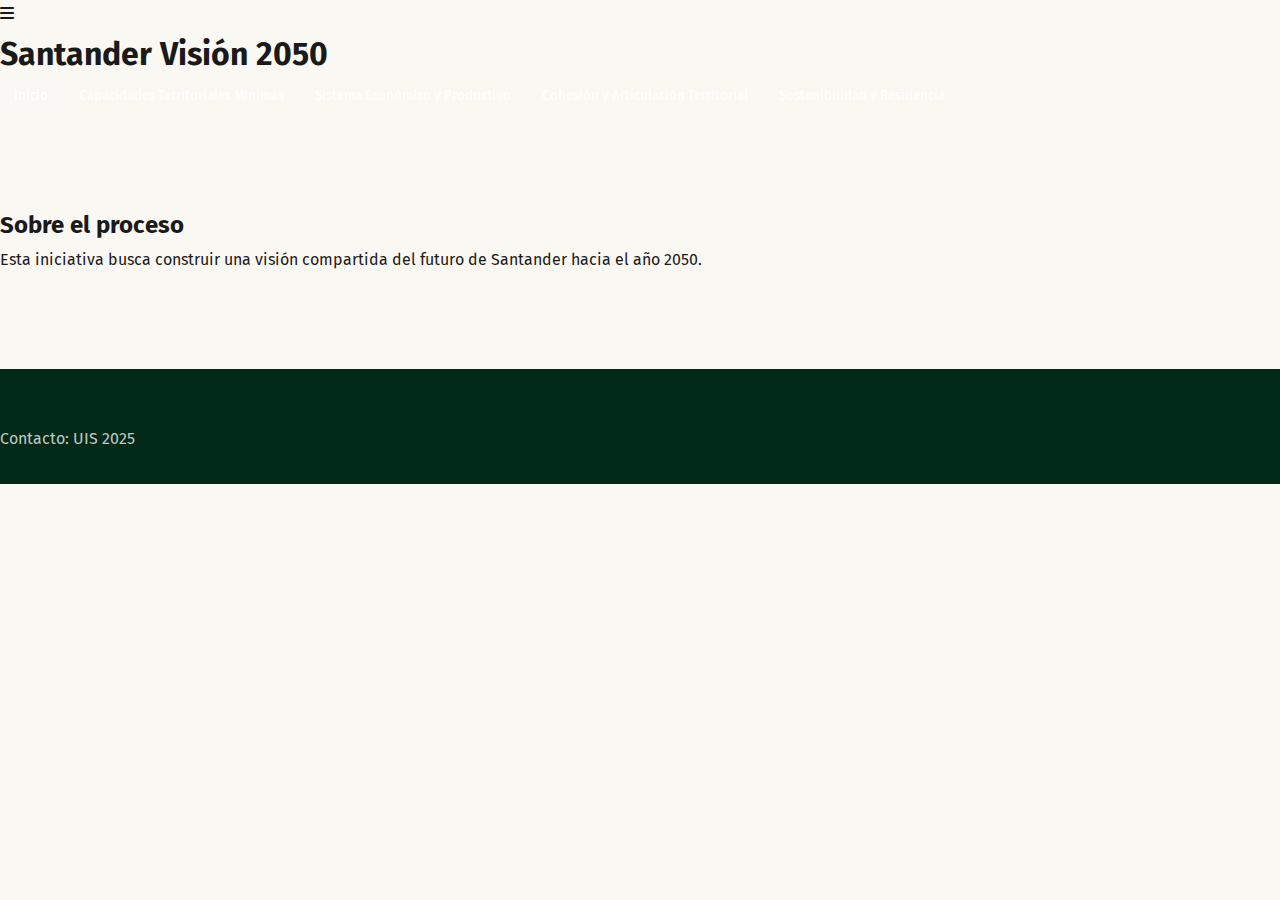
<file: home.html>
﻿<!DOCTYPE html>
<html lang="es">

<head>
  <meta charset="UTF-8" />
  <meta name="viewport" content="width=device-width, initial-scale=1.0" />
  <title>Santander Visión 2050</title>
  <link rel="icon" type="image/png" href="img/icono.png">
  <meta name="description"
    content="Micrositio del proyecto Santander Visión 2050 — Universidad Industrial de Santander" />
  <link rel="stylesheet" href="Styles/styles.css" />
  <link rel="preconnect" href="https://fonts.googleapis.com" />
  <script>
    if (!localStorage.getItem('svp_auth')) {
      window.location.replace('index.html');
    }
  </script>
</head>
 
<body>
  <!-- ═══════════════════════════ NAVEGACIÓN ═══════════════════════════ -->
  <header>
    <nav class="container nav-inner">
      <a href="home.html" class="nav-logo">
        <div class="nav-logo-icon"><img src="img/icono.png" srcset="img/icono-2x.png 2x, img/icono-3x.png 3x", alt="Colibrí Santander 2050" width="200px"></div>
        <div class="nav-logo-text nav-logo-text--brand">
          Santander Vision Prospectiva 2050
          <span>UIS</span>
        </div>
      </a>

      <ul class="nav-links" id="navLinks">
        <li><a href="#arquitectura" class="nav-link">Arquitectura</a></li>
        <li><a href="#diagnostico" class="nav-link">Diagnóstico</a></li>
        <li><a href="#hilos" class="nav-link">Hilos del Desarrollo</a></li>
        <li><a href="#laboratorios" class="nav-link">Laboratorios</a></li>
        <li><a href="#proyectos" class="nav-link">Proyectos</a></li>
        <li><a href="#caminos" class="nav-link">Por los caminos</a></li>
        <li><a href="#documentos" class="nav-link">Documentos</a></li>
        <li><a href="ssitd/SSITD_presentacion.html" class="nav-link" target="_blank" rel="noopener">SSITD</a></li>
      </ul>

      <button class="nav-toggle" id="navToggle" aria-label="Menú">
        <span></span><span></span><span></span>
      </button>
    </nav>
  </header>

  <!-- ═══════════════════════════ HERO - CARRUSEL ═══════════════════════════ -->
  <section id="hero">

    <div class="carousel-track" id="carouselTrack">

      <div class="carousel-slide" style="--img:url('../img/carruesel/DJI_20251018111041_0003_D.JPG')">
        <div class="slide-overlay"></div>
        <div class="slide-label">Santander · Paisaje territorial</div>
      </div>

      <div class="carousel-slide" style="--img:url('../img/carruesel/DJI_20251028082345_0012_D.JPG')">
        <div class="slide-overlay"></div>
        <div class="slide-label">Santander · Diversidad geográfica</div>
      </div>

      <div class="carousel-slide" style="--img:url('../img/carruesel/DJI_20251030103424_0002_D.JPG')">
        <div class="slide-overlay"></div>
        <div class="slide-label">Santander · Suelo y territorio productivo</div>
      </div>

      <div class="carousel-slide" style="--img:url('../img/carruesel/DJI_20251126071029_0003_D.JPG')">
        <div class="slide-overlay"></div>
        <div class="slide-label">Santander · Ecosistemas estratégicos</div>
      </div>

      <div class="carousel-slide" style="--img:url('../img/carruesel/DJI_20251128062832_0020_D.JPG')">
        <div class="slide-overlay"></div>
        <div class="slide-label">Santander · Horizonte 2050</div>
      </div>

      <div class="carousel-slide" style="--img:url('../img/carruesel/DJI_20251017141432_0006_D.JPG')">
        <div class="slide-overlay"></div>
        <div class="slide-label">Santander · Ecología</div>
      </div>

      <div class="carousel-slide" style="--img:url('../img/carruesel/DJI_20251028100657_0002_D.JPG')">
        <div class="slide-overlay"></div>
        <div class="slide-label">Santander · Impacto Social</div>
      </div>

      <div class="carousel-slide" style="--img:url('../img/carruesel/1.JPG')">
        <div class="slide-overlay"></div>
        <div class="slide-label">Santander · Demografía</div>
      </div>

    </div>

    <div class="carousel-content">
      <div class="container carousel-two-col">

        <div class="carousel-left">
          <div class="hero-tag">
            <span>🗺</span> Prospectiva Territorial Santander 2050
          </div>
          <h1 class="hero-title">
            Santander
            2050
          </h1>
          <h2 class="hero-subtitle">Pensar el futuro para construirlo juntos</h2>
          <p class="hero-desc">
            Una iniciativa liderada por la Universidad Industrial de Santander para
            comprender las transformaciones del territorio y orientar una visión
            compartida de largo plazo.
          </p>
          <div class="hero-actions">
            <a href="#prospectiva" class="btn btn-primary">Conocer el proceso</a>
            <a href="#diagnostico" class="btn btn-outline" style="color:#fff;border-color:rgba(255,255,255,0.45);">Ver todos los elementos</a>
          </div>
        </div>

        <button class="carousel-btn carousel-prev" id="carouselPrev" aria-label="Anterior">&#8592;</button>
        <button class="carousel-btn carousel-next" id="carouselNext" aria-label="Siguiente">&#8594;</button>

        <div class="carousel-dots" id="carouselDots">
          <button class="c-dot active" data-idx="0"></button>
          <button class="c-dot" data-idx="1"></button>
          <button class="c-dot" data-idx="2"></button>
          <button class="c-dot" data-idx="3"></button>
          <button class="c-dot" data-idx="4"></button>
          <button class="c-dot" data-idx="5"></button>
          <button class="c-dot" data-idx="6"></button>
          <button class="c-dot" data-idx="7"></button>
        </div>

        <div class="hero-scroll">Desplázate</div>
  </section>

  <!-- ═══════════════════════════ PROSPECTIVA TERRITORIAL ═══════════════════════════ -->
  <section id="prospectiva" style="background: var(--gris-suave);">
    <div class="container">
      <div class="section-header reveal">
        <span class="tag">Proceso · UIS</span>
        <h2 class="section-title">Del diagnóstico fragmentado a una visión integrada del futuro</h2>
        <div class="divider"></div>
      </div>

      <div class="prosp-top-panels reveal">

        <div class="prosp-panel prosp-panel--vision">
          <div class="prosp-panel-label">Visión</div>
          <h3>Más que un plan, una inteligencia territorial para orientar el porvenir</h3>
          <p>No se trata de un plan tradicional ni de un listado de proyectos. Es un proceso de inteligencia territorial orientado a construir una visión compartida de largo plazo que oriente las decisiones públicas, privadas y sociales en las próximas décadas.</p>
        </div>

        <div class="prosp-panel">
          <div class="prosp-panel-label">Idea central</div>
          <h3>Una mirada sistémica del territorio</h3>
          <p>Santander 2050 parte de una idea fundamental: el desarrollo territorial no puede entenderse por sectores aislados.</p>
        </div>

        <div class="prosp-panel">
          <div class="prosp-panel-label">Arquitectura estratégica</div>
          <h3>Conectar para transformar</h3>
          <p>El agua, la economía, la energía, la infraestructura, el conocimiento, la demografía y la gobernanza forman parte de un sistema territorial interdependiente.</p>
          <div class="prosp-arch-pills">
            <span>Problemáticas</span><span>Transiciones</span><span>Capacidades</span>
            <span>Retos</span><span>Misiones</span><span>Motores</span>
          </div>
        </div>

      </div>

      <div class="prosp-layout reveal">

        <aside class="prosp-intro">
          <p>El proceso propone una arquitectura estratégica que conecta las problemáticas estructurales del territorio, las grandes transiciones globales y regionales, las capacidades que Santander debe fortalecer, los retos estratégicos del desarrollo, las misiones transformadoras y los motores del desarrollo territorial.</p>
          <div class="prosp-quote">
            Este enfoque permite pasar de diagnósticos fragmentados a una visión integrada del futuro del departamento.
          </div>

          <div class="prosp-context">
            <p>El mundo está cambiando a una velocidad sin precedentes. La transición energética, la transformación tecnológica, el cambio climático, las dinámicas demográficas y las nuevas economías del conocimiento están redefiniendo las posibilidades de desarrollo de los territorios.</p>
            <p>Ante este contexto, Santander enfrenta una decisión histórica: continuar reproduciendo las inercias del pasado o construir deliberadamente un nuevo horizonte de desarrollo territorial.</p>
          </div>
        </aside>

        <div class="prosp-cards">
          <div class="prosp-card reveal">
            <div class="prosp-num">01</div>
            <h4>Problemáticas estructurales del territorio</h4>
            <p>Identifican los límites, tensiones y bloqueos que hoy condicionan el desarrollo de Santander.</p>
          </div>
          <div class="prosp-card reveal">
            <div class="prosp-num">02</div>
            <h4>Grandes transiciones globales y regionales</h4>
            <p>Reconocen los cambios de época que ya están reconfigurando la economía, la sociedad y el territorio.</p>
          </div>
          <div class="prosp-card reveal">
            <div class="prosp-num">03</div>
            <h4>Capacidades que Santander debe fortalecer</h4>
            <p>Señalan las bases institucionales, sociales, productivas y cognitivas que harán viable una nueva trayectoria.</p>
          </div>
          <div class="prosp-card reveal">
            <div class="prosp-num">04</div>
            <h4>Retos estratégicos del desarrollo</h4>
            <p>Traducen la lectura territorial en decisiones de fondo que el departamento debe afrontar en las próximas décadas.</p>
          </div>
          <div class="prosp-card reveal">
            <div class="prosp-num">05</div>
            <h4>Misiones transformadoras</h4>
            <p>Organizan la acción colectiva alrededor de propósitos compartidos con capacidad de movilizar actores, conocimiento e inversión.</p>
          </div>
          <div class="prosp-card reveal">
            <div class="prosp-num">06</div>
            <h4>Motores del desarrollo territorial</h4>
            <p>Activan las dinámicas económicas, tecnológicas y territoriales que pueden sostener la visión de Santander 2050.</p>
          </div>
        </div>

      </div>
    </div>
  </section>

  <!-- ═══════════════════════════ ARQUITECTURA GENERAL ═══════════════════════════ -->
  <section id="arquitectura" style="background: var(--blanco);">
    <div class="container">
      <div class="section-header reveal">
        <span class="tag">01 - Arquitectura del territorio</span>
        <h2 class="section-title">Arquitectura prospectiva del territorio</h2>
        <div class="divider"></div>
        <p class="section-subtitle" style="max-width:780px">
          La Visión Prospectiva Santander 2050 se entiende como un sistema integrado de cinco niveles
          que conecta diagnóstico con acción económica y territorial concreta. El enfoque académico
          propone leer el territorio como una capacidad sistémica de reproducción adaptativa: sostener
          bienestar, gestionar transiciones y decidir colectivamente sin comprometer la base ecológica.
        </p>
      </div>

      <div class="arq-sistema reveal">
        <div class="arq-sistema-text">
          <h3>El mapa como sistema integrado</h3>
          <p>La propuesta organiza el futuro territorial en cinco niveles conectados. No parte de proyectos sueltos, sino de una secuencia: comprender límites, leer transiciones, definir capacidades, decidir retos comunes y activar misiones con motores económicos y habilitadores.</p>
          <p>Este micrositio presenta la arquitectura completa del proceso desde la perspectiva de la Academia: los límites del sistema, las transiciones inevitables, las capacidades a construir, los retos territoriales, las misiones estratégicas y los motores que harían viable el futuro de Santander.</p>
          <p class="arq-ver-mas">
            <a href="Manual Operativo/ManualOP.html" target="_blank" rel="noopener" class="btn btn-outline" style="background: #006837; color: white; border: 1px solid #006837; padding: 0.5rem 1rem; text-decoration: none; border-radius: 4px; font-size: 0.9rem;">
              Ver más →
            </a>
          </p>
        </div>
        <div class="arq-sistema-stats">
          <div class="arq-stat"><span class="as-num">9</span><span class="as-label">Problemáticas estructurales</span></div>
          <div class="arq-stat"><span class="as-num">6</span><span class="as-label">Transiciones estructurales</span></div>
          <div class="arq-stat"><span class="as-num">5</span><span class="as-label">Capacidades fundamentales</span></div>
          <div class="arq-stat"><span class="as-num">7</span><span class="as-label">Retos territoriales</span></div>
          <div class="arq-stat"><span class="as-num">5</span><span class="as-label">Misiones estratégicas</span></div>
          <div class="arq-stat"><span class="as-num">8</span><span class="as-label">Motores del desarrollo</span></div>
        </div>
      </div>
    </div>
  </section>

  <!-- ═══════════════════════════ NAVEGADOR DE CAPAS ═══════════════════════════ -->
  <section id="diagnostico">
    <div class="container">
      <div class="section-header reveal">
        
        <h2 class="section-title">Capa 1: Diagnóstico</h2>
        <div class="divider"></div>
        <p class="section-subtitle">
          Este primer nivel identifica los grandes límites del sistema territorial: aquello que hoy frena,
          fragmenta o compromete la sostenibilidad del desarrollo en Santander.
          Selecciona una capa para explorarla en profundidad.
        </p>
      </div>

      <div class="diag-cards-grid reveal">

        <!-- CARD 1: 9 PROBLEMÁTICAS -->
        <a href="diagnostico.html" class="diag-nav-card diag-nav-card--problematicas" target="_blank" rel="noopener">
          <div class="dnc-top">
            <div class="dnc-num-badge">9</div>
            <div class="dnc-icon">⚠️</div>
          </div>
          <div class="dnc-label">Capa 1 · Diagnóstico estructural</div>
          <h3 class="dnc-title">Problemáticas Estructurales</h3>
          <p class="dnc-desc">Restricciones organizadas en 4 niveles: límites del sistema, modelo productivo, impactos sociales y condiciones habilitantes. Cada problemática tiene datos, escenarios y conexión con las misiones estratégicas.</p>
          <div class="dnc-tags">
            <span>Límites biofísicos</span><span>Fragilidad económica</span><span>Desigualdad</span><span>Gobernanza</span>
          </div>
          <div class="dnc-link">Explorar las 9 problemáticas →</div>
        </a>

        <!-- CARD 2: 7 TRANSICIONES -->
        <a href="diagnostico.html#transiciones" class="diag-nav-card diag-nav-card--transiciones" target="_blank" rel="noopener">
          <div class="dnc-top">
            <div class="dnc-num-badge">7</div>
            <div class="dnc-icon">🌀</div>
          </div>
          <div class="dnc-label">Fuerzas de cambio global y regional</div>
          <h3 class="dnc-title">Transiciones Estructurales</h3>
          <p class="dnc-desc">Dinámicas abiertas, inciertas y no lineales que ya están reconfigurando el territorio. Santander debe construir capacidad de adaptación dinámica antes de que se cierren las ventanas estratégicas.</p>
          <div class="dnc-tags">
            <span>Energética</span><span>Productiva</span><span>Tecnológica</span><span>Climática</span><span>Geopolítica</span>
          </div>
          <div class="dnc-link">Explorar las 7 transiciones →</div>
        </a>

        <!-- CARD 3: HILOS -->
        <a href="diagnostico.html#hilos" class="diag-nav-card diag-nav-card--hilos" target="_blank" rel="noopener">
          <div class="dnc-top">
            <div class="dnc-num-badge">9</div>
            <div class="dnc-icon">🧵</div>
          </div>
          <div class="dnc-label">03 · Análisis territorial profundo</div>
          <h3 class="dnc-title">Hilos del Desarrollo</h3>
          <p class="dnc-desc">Los hilos articulan las apuestas transformadoras del departamento. Cada hilo ofrece análisis completo: datos, escenarios, horizontes de futuro y conexiones con capacidades, retos y misiones estratégicas.</p>
          <div class="dnc-tags">
            <span>Hídrico</span><span>Demografía</span><span>Extractivo</span><span>Conocimiento</span><span>Gobernanza</span>
          </div>
          <div class="dnc-link">Explorar los 9 hilos →</div>
        </a>

        <!-- CARD 4: CIFRAS -->
        <a href="diagnostico.html#cifras" class="diag-nav-card diag-nav-card--cifras" target="_blank" rel="noopener">
          <div class="dnc-top">
            <div class="dnc-num-badge">📊</div>
            <div class="dnc-icon">📈</div>
          </div>
          <div class="dnc-label">Indicadores territoriales</div>
          <h3 class="dnc-title">Las Cifras del Diagnóstico</h3>
          <p class="dnc-desc">Indicadores socioeconómicos, ambientales y de desarrollo que sustentan el diagnóstico. Visualizaciones interactivas por municipio y subregión — próximamente disponible.</p>
          <div class="dnc-tags">
            <span>IESE 72/100</span><span>Informalidad 74%</span><span>Acueducto rural 43%</span>
          </div>
          <div class="dnc-link">Ver indicadores →</div>
        </a>

      </div>

      <div class="diag-cta reveal">
        <a href="diagnostico.html" target="_blank" rel="noopener" class="btn btn-primary">
          Ver diagnóstico completo
        </a>
        <span class="diag-cta-note">Incluye las 9 problemáticas, 7 transiciones, 9 hilos e indicadores del territorio santandereano</span>
      </div>

    </div>
  </section>
  <!-- ═══════════════════════════ SÍNTESIS DE DIAGNÓSTICO ═══════════════════════════ -->
  <section id="diagnostico">
    <div class="container">
      <div class="section-header reveal">
        <span class="tag">02 — Síntesis de Diagnóstico</span>
        <h2 class="section-title">Diagnóstico del Territorio</h2>
        <div class="divider"></div>
        <p class="section-subtitle">
          Este primer nivel identifica los grandes límites del sistema territorial: aquello que hoy frena,
          fragmenta o compromete la sostenibilidad del desarrollo en Santander.
          Selecciona una capa del diagnóstico para explorarla.
        </p>
      </div>

      <div class="diag-tabs-wrap reveal">
        <div class="diag-tabs">
          <button class="diag-tab active" data-layer="problematicas">9 Problemáticas</button>
          <button class="diag-tab" data-layer="cifras">Las Cifras</button>
            <button class="diag-tab" data-layer="hilos">Hilos</button>
            <button class="diag-tab" data-layer="trans">7 Transiciones</button>
        </div>
      </div>

      <!-- ── PROBLEMÁTICAS ── -->
      <div class="diag-layer active" id="layer-problematicas">
        <div class="acord-list reveal">

          <div class="acord-item">
            <button class="acord-trigger">
              <span class="acord-num">01</span>
              <span class="acord-category">Límites biofísicos</span>
              <span class="acord-title">Riesgo hídrico, climático y degradación ecológica como límite estructural del desarrollo</span>
              <span class="acord-icon">+</span>
            </button>
            <div class="acord-body">
              <div class="acord-body-inner">
                <div class="acord-inner">
                  <p class="acord-intro">Santander tiene agua. Tiene páramos, humedales, bosques altoandinos y una de las redes hidrográficas más densas del país. Pero la abundancia presente no protege contra la escasez futura, cuando los ecosistemas que regulan el agua están siendo degradados de forma sistemática.</p>
                  <div class="acord-section-label">Lo que muestran los datos</div>
                  <ul class="acord-bullets">
                    <li><strong>Presión hídrica creciente.</strong> El agua concesionada pasó de 1 m³/s en 2009 a más de 9 m³/s en 2025.</li>
                    <li><strong>Degradación del territorio.</strong> Entre 2002 y 2024 se perdieron 30.000 hectáreas de bosque primario.</li>
                    <li><strong>Exposición humana e infraestructural.</strong> 825.000 personas —el 39,5% de la población— viven en zonas de alto riesgo hídrico.</li>
                    <li><strong>Pérdidas económicas acumuladas.</strong> Entre 1970 y 2025, los daños superan COP 12 billones.</li>
                    <li><strong>Brecha institucional.</strong> El 66% de los municipios no había completado la revisión de su POT conforme a criterios hídricos.</li>
                  </ul>
                  <div class="acord-two-col">
                    <div class="acord-col">
                      <div class="acord-section-label">Si no actuamos en los próximos diez años</div>
                      <p class="acord-futuro">El departamento enfrentará escasez hídrica estructural en el AMB hacia 2038, pérdida irreversible del 40% de la cobertura de páramos, y un aumento del 60% en eventos de riesgo de desastre.</p>
                    </div>
                    <div class="acord-col">
                      <div class="acord-section-label">Conexión con Santander Visión 2050</div>
                      <p class="acord-conexion">Esta problemática da origen a la <strong>Misión 1: Naturaleza para la Vida</strong> — Seguridad Hídrica, Alimentaria y Climática.</p>
                    </div>
                  </div>
                  <div class="diag-tags" style="margin-top:1rem"><span class="diag-tag">Agua</span><span class="diag-tag">Páramos</span><span class="diag-tag">Riesgo climático</span><span class="diag-tag">Deforestación</span></div>
                  <a class="acord-more-btn" href="problematicas/p01-riesgo-hidrico.html" target="_blank" rel="noopener">Ver más ↗</a>
                </div>
              </div>
            </div>
          </div>

          <div class="acord-item">
            <button class="acord-trigger">
              <span class="acord-num">02</span>
              <span class="acord-category">Demografía y cuidado</span>
              <span class="acord-title">Transición demográfica no gestionada y presión sobre sistemas de cuidado</span>
              <span class="acord-icon">+</span>
            </button>
            <div class="acord-body">
              <div class="acord-body-inner">
                <div class="acord-inner">
                  <p class="acord-intro">Santander está envejeciendo a una velocidad sin precedentes. Este no es un fenómeno futuro: está ocurriendo ahora, acumulando efectos que serán irreversibles hacia 2050 si no se gestionan con anticipación.</p>
                  <div class="acord-section-label">Lo que muestran los datos</div>
                  <ul class="acord-bullets">
                    <li><strong>Envejecimiento acelerado.</strong> Trece municipios registraron un Índice de Envejecimiento Poblacional superior a 0,5 entre 2020 y 2024.</li>
                    <li><strong>Desplome de la natalidad.</strong> La tasa de fecundidad cayó de 2,4 hijos por mujer en 2005 a 1,6 en 2023.</li>
                    <li><strong>La pirámide que viene.</strong> Para 2050, tres de cada diez santandereanos serán adultos mayores.</li>
                    <li><strong>Carga de enfermedad.</strong> Diez municipios reportaron prevalencias de enfermedades crónicas superiores al 35% en mayores de 60 años.</li>
                    <li><strong>La trampa del cuidado invisible.</strong> Quien cuida es, en nueve de cada diez casos, una mujer sin remuneración ni seguridad social.</li>
                  </ul>
                  <div class="acord-two-col">
                    <div class="acord-col">
                      <div class="acord-section-label">Si no actuamos en los próximos diez años</div>
                      <p class="acord-futuro">Santander tendrá en 2050 una proporción de adultos mayores sin pensión del 89% y sistemas de salud colapsados en provincias con menos de 0,3 médicos por cada 1.000 habitantes.</p>
                    </div>
                    <div class="acord-col">
                      <div class="acord-section-label">Conexión con Santander Visión 2050</div>
                      <p class="acord-conexion">Esta problemática da origen al <strong>Reto 2</strong> y se articula con la <strong>Misión 5</strong> y el Motor E: Economía del Cuidado y Economía Plateada.</p>
                    </div>
                  </div>
                  <div class="diag-tags" style="margin-top:1rem"><span class="diag-tag">Envejecimiento</span><span class="diag-tag">Natalidad</span><span class="diag-tag">Cuidado</span><span class="diag-tag">Salud territorial</span></div>
                  <a class="acord-more-btn" href="problematicas/p02-demografia-salud.html" target="_blank" rel="noopener">Ver más ↗</a>
                </div>
              </div>
            </div>
          </div>

          <div class="acord-item">
            <button class="acord-trigger">
              <span class="acord-num">03</span>
              <span class="acord-category">Fragilidad económica</span>
              <span class="acord-title">Dependencia extractiva y vulnerabilidad macroeconómica y fiscal del territorio</span>
              <span class="acord-icon">+</span>
            </button>
            <div class="acord-body">
              <div class="acord-body-inner">
                <div class="acord-inner">
                  <p class="acord-intro">Durante décadas, Santander creyó tener un seguro de crecimiento: el petróleo. Hoy ese modelo muestra sus cláusulas de exclusión. La participación del sector minero-energético en el PIB departamental cayó del 8,4% en 2011 al 2,5% en 2024.</p>
                  <div class="acord-section-label">Lo que muestran los datos</div>
                  <ul class="acord-bullets">
                    <li><strong>Fortaleza exportadora en un solo pie.</strong> Las exportaciones dependen en más del 50% de petróleo y derivados.</li>
                    <li><strong>Desindustrialización sin diversificación.</strong> La industria manufacturera perdió 4,1 puntos porcentuales del PIB entre 2005 y 2024.</li>
                    <li><strong>Estructura fiscal insostenible.</strong> El 87,8% de los municipios pertenecen a la sexta categoría.</li>
                    <li><strong>Paradoja de la innovación.</strong> Santander lidera el país en patentes concedidas, pero esa capacidad no se convierte en productividad.</li>
                    <li><strong>Riesgo global acelerado.</strong> El ajuste en frontera de carbono afectará directamente las exportaciones del sector petroquímico.</li>
                  </ul>
                  <div class="acord-two-col">
                    <div class="acord-col">
                      <div class="acord-section-label">Si no actuamos en los próximos diez años</div>
                      <p class="acord-futuro">Santander podría perder entre el 18% y el 25% de sus ingresos fiscales hacia 2035 sin haber construido una base alternativa de generación de valor.</p>
                    </div>
                    <div class="acord-col">
                      <div class="acord-section-label">Conexión con Santander Visión 2050</div>
                      <p class="acord-conexion">Da origen al <strong>Reto 3</strong> y se articula con la <strong>Misión 3</strong> y los Motores A y B.</p>
                    </div>
                  </div>
                  <div class="diag-tags" style="margin-top:1rem"><span class="diag-tag">Petróleo</span><span class="diag-tag">Dependencia extractiva</span><span class="diag-tag">Diversificación</span><span class="diag-tag">Regalías</span></div>
                  <a class="acord-more-btn" href="problematicas/p03-dependencia-extractiva.html" target="_blank" rel="noopener">Ver más ↗</a>
                </div>
              </div>
            </div>
          </div>

          <div class="acord-item">
            <button class="acord-trigger">
              <span class="acord-num">04</span>
              <span class="acord-category">Modelo productivo</span>
              <span class="acord-title">Baja sofisticación productiva, limitada diversificación y débil generación de valor agregado territorial — Informalidad</span>
              <span class="acord-icon">+</span>
            </button>
            <div class="acord-body">
              <div class="acord-body-inner">
                <div class="acord-inner">
                  <p class="acord-intro">La paradoja central del modelo productivo santandereano es una economía que funciona en volumen, pero no en valor. El problema no está en la ausencia de capacidades, sino en que esas capacidades no encuentran un sistema productivo que las absorba.</p>
                  <div class="acord-section-label">Lo que muestran los datos</div>
                  <ul class="acord-bullets">
                    <li><strong>Tejido empresarial microfragmentado.</strong> El 96,6% del tejido empresarial son microempresas. El 74% opera en informalidad.</li>
                    <li><strong>Canasta exportadora sin complejidad.</strong> El Índice de Complejidad Económica de Santander es de -0,43.</li>
                    <li><strong>Innovación estancada.</strong> El porcentaje de empresas que implementan innovaciones cayó del 23% al 17% entre 2019 y 2023.</li>
                    <li><strong>Potencial subutilizado.</strong> Santander tiene 22 productos con ventajas comparativas reveladas que no están siendo desarrollados industrialmente.</li>
                  </ul>
                  <div class="acord-two-col">
                    <div class="acord-col">
                      <div class="acord-section-label">Si no actuamos en los próximos diez años</div>
                      <p class="acord-futuro">La informalidad superará el 70% de la fuerza laboral hacia 2035.</p>
                    </div>
                    <div class="acord-col">
                      <div class="acord-section-label">Conexión con Santander Visión 2050</div>
                      <p class="acord-conexion">Da origen al <strong>Reto 4</strong> y se articula con la <strong>Misión 3</strong> y los Motores B, C y D.</p>
                    </div>
                  </div>
                  <div class="diag-tags" style="margin-top:1rem"><span class="diag-tag">Valor agregado</span><span class="diag-tag">Informalidad</span><span class="diag-tag">Exportaciones</span><span class="diag-tag">Complejidad económica</span></div>
                  <a class="acord-more-btn" href="problematicas/p04-sofisticacion-productiva.html" target="_blank" rel="noopener">Ver más ↗</a>
                </div>
              </div>
            </div>
          </div>

          <div class="acord-item">
            <button class="acord-trigger">
              <span class="acord-num">05</span>
              <span class="acord-category">Impacto social</span>
              <span class="acord-title">Desigualdad estructural y fragmentación territorial urbano–rural</span>
              <span class="acord-icon">+</span>
            </button>
            <div class="acord-body">
              <div class="acord-body-inner">
                <div class="acord-inner">
                  <p class="acord-intro">Santander suele presentarse como un departamento próspero. Pero esa prosperidad es un espejismo territorial: el 71% del valor agregado departamental se genera en solo cinco municipios.</p>
                  <div class="acord-section-label">Lo que muestran los datos</div>
                  <ul class="acord-bullets">
                    <li><strong>Concentración sin redistribución.</strong> 44 de 87 municipios tienen una productividad menor a la mitad del promedio departamental.</li>
                    <li><strong>Brecha de servicios básicos.</strong> La cobertura de acueducto en zona rural dispersa cae al 43,2%.</li>
                    <li><strong>Movilidad social bloqueada.</strong> Solo el 28,5% de quienes nacen en el quintil más bajo logran escalar dos o más quintiles.</li>
                  </ul>
                  <div class="acord-two-col">
                    <div class="acord-col">
                      <div class="acord-section-label">Si no actuamos en los próximos diez años</div>
                      <p class="acord-futuro">Hacia 2050 el 60% de los municipios de Santander habrá perdido más del 30% de su población.</p>
                    </div>
                    <div class="acord-col">
                      <div class="acord-section-label">Conexión con Santander Visión 2050</div>
                      <p class="acord-conexion">Da origen al <strong>Reto 6</strong> y se articula con la <strong>Misión 2</strong>: Santander Conectado y Equitativo.</p>
                    </div>
                  </div>
                  <div class="diag-tags" style="margin-top:1rem"><span class="diag-tag">Desigualdad territorial</span><span class="diag-tag">Brecha urbano-rural</span><span class="diag-tag">Movilidad social</span></div>
                  <a class="acord-more-btn" href="problematicas/p05-desigualdad-territorial.html" target="_blank" rel="noopener">Ver más ↗</a>
                </div>
              </div>
            </div>
          </div>

          <div class="acord-item">
            <button class="acord-trigger">
              <span class="acord-num">06</span>
              <span class="acord-category">Conocimiento e innovación</span>
              <span class="acord-title">Brechas de conocimiento, innovación, capital humano y apropiación tecnológica</span>
              <span class="acord-icon">+</span>
            </button>
            <div class="acord-body">
              <div class="acord-body-inner">
                <div class="acord-inner">
                  <p class="acord-intro">Santander tiene una paradoja incómoda: produce conocimiento de alto nivel, pero ese conocimiento no transforma su realidad. Es el cuarto departamento en pruebas Saber 11 y lidera el país en patentes concedidas. Sin embargo, esa capacidad no se traduce en innovación empresarial ni bienestar territorial distribuido.</p>
                  <div class="acord-section-label">Lo que muestran los datos</div>
                  <ul class="acord-bullets">
                    <li><strong>Inversión en CTI sin consolidación.</strong> Santander pasó del 2,39% del PIB en 2021 al 1,87% en 2024.</li>
                    <li><strong>Paradoja de la innovación.</strong> 163 de las 187 patentes entre 2019 y 2024 corresponden a la UIS, sin transferencia efectiva al sector productivo.</li>
                    <li><strong>Economía digital en contracción.</strong> El sector TIC mostró una contracción del 3,2% cuando el promedio nacional creció un 8,1%.</li>
                    <li><strong>Brecha digital territorial.</strong> El 88% de los municipios rurales tiene penetración de internet inferior al 20%.</li>
                  </ul>
                  <div class="acord-two-col">
                    <div class="acord-col">
                      <div class="acord-section-label">Si no actuamos en los próximos diez años</div>
                      <p class="acord-futuro">Santander seguirá financiando la educación superior de profesionales que trabajan para empresas en Bogotá o el exterior, sin transferencia de valor al territorio.</p>
                    </div>
                    <div class="acord-col">
                      <div class="acord-section-label">Conexión con Santander Visión 2050</div>
                      <p class="acord-conexion">Da origen al <strong>Reto 5</strong> y se articula con la <strong>Misión 5</strong> y los Motores C y G.</p>
                    </div>
                  </div>
                  <div class="diag-tags" style="margin-top:1rem"><span class="diag-tag">CTI</span><span class="diag-tag">Talento</span><span class="diag-tag">Brecha digital</span><span class="diag-tag">Innovación empresarial</span></div>
                  <a class="acord-more-btn" href="problematicas/p06-conocimiento-innovacion.html" target="_blank" rel="noopener">Ver más ↗</a>
                </div>
              </div>
            </div>
          </div>

          <div class="acord-item">
            <button class="acord-trigger">
              <span class="acord-num">07</span>
              <span class="acord-category">Conectividad física</span>
              <span class="acord-title">Infraestructura, conectividad y logística insuficientes y vulnerables</span>
              <span class="acord-icon">+</span>
            </button>
            <div class="acord-body">
              <div class="acord-body-inner">
                <div class="acord-inner">
                  <p class="acord-intro">Santander tiene una paradoja geográfica: está ubicado estratégicamente, pero desconectado funcionalmente. El problema es su configuración estructural: dependencia casi absoluta del modo carretero, baja integración multimodal y altísima vulnerabilidad climática.</p>
                  <div class="acord-section-label">Lo que muestran los datos</div>
                  <ul class="acord-bullets">
                    <li><strong>Dependencia carretera sin redundancia.</strong> Más del 95% del transporte se realiza por carretera, pero solo el 9% de la red vial está pavimentada.</li>
                    <li><strong>Sistema que colapsa ante eventos climáticos.</strong> El 71,4% de la infraestructura vial tiene riesgo alto o muy alto.</li>
                    <li><strong>Costo logístico punitivo.</strong> El costo promedio de transporte intra-departamental es 2,3 veces superior al promedio nacional.</li>
                    <li><strong>Infraestructura multimodal subutilizada.</strong> El río Magdalena tiene 13 puertos entre Barrancabermeja y Puerto Berrío, pero solo 3 operan regularmente.</li>
                  </ul>
                  <div class="acord-two-col">
                    <div class="acord-col">
                      <div class="acord-section-label">Si no actuamos en los próximos diez años</div>
                      <p class="acord-futuro">El 40% de los municipios santandereanos tendrá períodos de aislamiento vial superior a 15 días al año hacia 2035.</p>
                    </div>
                    <div class="acord-col">
                      <div class="acord-section-label">Conexión con Santander Visión 2050</div>
                      <p class="acord-conexion">Da origen al <strong>Reto 6</strong> y se articula con la <strong>Misión 2</strong> y el Motor H.</p>
                    </div>
                  </div>
                  <div class="diag-tags" style="margin-top:1rem"><span class="diag-tag">Vías terciarias</span><span class="diag-tag">Multimodalidad</span><span class="diag-tag">Logística</span><span class="diag-tag">Vulnerabilidad vial</span></div>
                  <a class="acord-more-btn" href="problematicas/p07-conectividad-multimodal.html" target="_blank" rel="noopener">Ver más ↗</a>
                </div>
              </div>
            </div>
          </div>

          <div class="acord-item">
            <button class="acord-trigger">
              <span class="acord-num">08</span>
              <span class="acord-category">Gobernanza</span>
              <span class="acord-title">Débil gobernanza territorial, fragmentación institucional y baja capacidad de ejecución y decisión basada en evidencia</span>
              <span class="acord-icon">+</span>
            </button>
            <div class="acord-body">
              <div class="acord-body-inner">
                <div class="acord-inner">
                  <p class="acord-intro">Santander tiene diagnósticos rigurosos, planes bien formulados y proyectos ambiciosos. Lo que no tiene es capacidad sostenida para ejecutarlos.</p>
                  <div class="acord-section-label">Lo que muestran los datos</div>
                  <ul class="acord-bullets">
                    <li><strong>Instituciones que no aprenden.</strong> El Índice de Desempeño Institucional alcanzó 58,4 puntos en 2024, por debajo del promedio nacional.</li>
                    <li><strong>Fragilidad fiscal.</strong> El 90,8% de los municipios son de sexta categoría. El 83% depende del SGP.</li>
                    <li><strong>Instrumentos desactualizados.</strong> El 41% de los municipios tiene su POT con más de 12 años sin revisión integral.</li>
                    <li><strong>Fragmentación institucional.</strong> Un proyecto de infraestructura rural promedio requiere la articulación de 7 entidades diferentes.</li>
                  </ul>
                  <div class="acord-two-col">
                    <div class="acord-col">
                      <div class="acord-section-label">Si no actuamos en los próximos diez años</div>
                      <p class="acord-futuro">El departamento sabrá qué hacer, tendrá recursos para intentarlo, pero no tendrá la capacidad colectiva de ejecutarlo.</p>
                    </div>
                    <div class="acord-col">
                      <div class="acord-section-label">Conexión con Santander Visión 2050</div>
                      <p class="acord-conexion">Da origen al <strong>Reto 7</strong> — el reto transversal — y articula con la <strong>Misión 4</strong>: Inteligencia Territorial y Gobernanza Participativa.</p>
                    </div>
                  </div>
                  <div class="diag-tags" style="margin-top:1rem"><span class="diag-tag">Gobernanza</span><span class="diag-tag">Capacidad institucional</span><span class="diag-tag">Planificación</span><span class="diag-tag">Evidencia</span></div>
                  <a class="acord-more-btn" href="problematicas/p08-gobernanza.html" target="_blank" rel="noopener">Ver más ↗</a>
                </div>
              </div>
            </div>
          </div>

          <div class="acord-item">
            <button class="acord-trigger">
              <span class="acord-num">09</span>
              <span class="acord-category">Interfaz externa</span>
              <span class="acord-title">Débil inserción estratégica del territorio en sistemas económicos, logísticos y geopolíticos de escala nacional y global</span>
              <span class="acord-icon">+</span>
            </button>
            <div class="acord-body">
              <div class="acord-body-inner">
                <div class="acord-inner">
                  <p class="acord-intro">El problema no es la apertura al mundo, sino la subordinación dentro de él. Santander participa en mercados y redes externas, pero sin capacidad territorial suficiente para anticipar, negociar y construir posición.</p>
                  <div class="acord-section-label">Lo que muestran los datos</div>
                  <ul class="acord-bullets">
                    <li><strong>Subóptimo exportador.</strong> Santander tiene presencia en 93 países y una base exportadora real, pero ocupa el puesto 11 nacional NME siendo la 4.ª economía departamental.</li>
                    <li><strong>Fragilidad de escala.</strong> El 96,6% de exportadores son mipymes sin capacidad de inteligencia de mercados propia.</li>
                    <li><strong>Deterioro regional.</strong> Exportaciones a CAN/Suramérica cayeron 14,5% en 2025.</li>
                    <li><strong>Costos logísticos altos.</strong> Colombia mantiene costo logístico de 15,6%, por encima de OCDE y promedio mundial.</li>
                  </ul>
                  <div class="acord-two-col">
                    <div class="acord-col">
                      <div class="acord-section-label">Si no actuamos en los próximos diez años</div>
                      <p class="acord-futuro">Se cerrará la ventana geoestratégica del nororiente antes de 2035, la base exportadora seguirá siendo frágil y la transición productiva quedará sin mercados de escala.</p>
                    </div>
                    <div class="acord-col">
                      <div class="acord-section-label">Conexión con Santander Visión 2050</div>
                      <p class="acord-conexion">P9 explicita la dimensión de <strong>interfaz externa</strong> del sistema territorial y se articula con la <strong>Transición T7</strong>: Geopolítica y Posicionamiento Estratégico Territorial.</p>
                    </div>
                  </div>
                  <div class="diag-tags" style="margin-top:1rem"><span class="diag-tag">Inserción internacional</span><span class="diag-tag">Logística</span><span class="diag-tag">Geopolítica</span><span class="diag-tag">Diplomacia subnacional</span></div>
                  <a class="acord-more-btn" href="problematicas/p09-insercion-estratégica.html" target="_blank" rel="noopener">Ver más ↗</a>
                </div>
              </div>
            </div>
          </div>

        </div>
      </div>

      <!-- ── LAS CIFRAS ── -->
      <div class="diag-layer" id="layer-cifras">
        <div class="layer-content reveal">
          <div class="section-cheader">
            <span class="tag">Cifras</span>
            <h2 class="section-title">Indicadores Territoriales</h2>
            <div class="divider"></div>
          </div>
          <div class="construccion-card">
            <div class="construccion-icon">📊</div>
            <h3>En construcción</h3>
            <p>Visualizaciones interactivas de indicadores socioeconómicos, ambientales y de desarrollo del departamento. Próximamente disponible.</p>
            <div class="progress-bar">
              <div class="progress-fill"></div>
            </div>
            <span style="font-size:0.78rem;color:var(--gris-medio);">Desarrollo en progreso</span>
            </div>
          </div>
        </div>

        <!-- ── HILOS ── -->
        <div class="diag-layer" id="layer-hilos">
<div class="section-header reveal">
        <span class="tag">03 — Hilos del Desarrollo</span>
        <h2 class="section-title">Hilos del Desarrollo</h2>
        <div class="divider"></div>
        <p class="section-subtitle">
          Los hilos del desarrollo articulan las apuestas transformadoras del departamento. Selecciona un eje para explorar su contenido completo.
        </p>
      </div>

      <div class="hilos-grid">
        <!-- Hilo Transversal 1: Paz -->
        <div class="hilo-card ht-transversal paz reveal">
          <div class="hilo-icon">🕊️</div>
          <div class="hilo-num">T1 · Hilo Transversal</div>
          <h3 class="hilo-title">Paz con Justicia Social, Derechos Humanos y Seguridad Humana</h3>
          <p class="hilo-desc">Derechos humanos · Conflicto socioambiental · Presencia estatal. ¿El sistema garantiza derechos fundamentales y no acepta regresiones en nombre del desarrollo?</p>
          <ul class="hilo-puntos">
            <li>Evalúa conflictos socioambientales y violencias estructurales.</li>
            <li>Articulado a la gobernanza y construcción de paz desde la base.</li>
            <li>Monitoreo de indicadores de seguridad humana y reparación.</li>
          </ul>
        </div>

        <!-- Hilo Transversal 2: Equidad -->
        <div class="hilo-card ht-transversal equidad reveal">
          <div class="hilo-icon">⚖️</div>
          <div class="hilo-num">T2 · Hilo Transversal</div>
          <h3 class="hilo-title">Equidad, Diversidad e Inclusión</h3>
          <p class="hilo-desc">Género · Comunidades étnicas · Territorios dispersos. ¿El sistema llega a todos como sujetos activos de la transformación, no como beneficiarios pasivos?</p>
          <ul class="hilo-puntos">
            <li>Evalúa si el desarrollo amplía autonomía o reproduce exclusiones.</li>
            <li>Verifica representación de comunidades indígenas, afro y campesinas.</li>
            <li>Mide la equidad de la inversión en provincias vs áreas metropolitanas.</li>
          </ul>
        </div>

        <div class="hilo-card hilo-card--intro reveal" onclick="location.href='hilos/00_introduccion_hilos_santander2050.html'">
          <div class="hilo-intro-inner">
            <div class="hilo-icon hilo-icon--intro">📖</div>
            <div>
              <div class="hilo-num">Introducción</div>
              <h3 class="hilo-title">Los 9 hilos estructurales del desarrollo territorial de Santander hacia 2050</h3>
              <p class="hilo-desc">¿Qué son los hilos? ¿Por qué ocho? ¿Cómo se relacionan entre sí y con las transiciones, capacidades y misiones del mapa estratégico?</p>
            </div>
          </div>
          <span class="hilo-link">Leer introducción →</span>
        </div>
        
        <div class="hilo-card reveal" onclick="location.href='hilos/hilo_01_hidrico_santander2050_v2.html'">
          <div class="hilo-icon">💧</div>
          <div class="hilo-num">Hilo 01 · Riesgo Hídrico</div>
          <h3 class="hilo-title">El agua como límite y como oportunidad: el hilo del riesgo hídrico</h3>
          <p class="hilo-desc">Seguridad hídrica, gestión de cuencas, adaptación climática y el agua como condición habilitante del desarrollo territorial.</p>
          <span class="hilo-link">Explorar hilo →</span>
        </div>
        <div class="hilo-card reveal" onclick="location.href='hilos/hilo_02_demografico_santander2050.html'">
          <div class="hilo-icon">👥</div>
          <div class="hilo-num">Hilo 02 · Demografía y Cuidado</div>
          <h3 class="hilo-title">Transformaciones demográficas, salud y economía del bienestar en Santander</h3>
          <p class="hilo-desc">Transición demográfica, economía del cuidado, envejecimiento poblacional y sistemas de bienestar territorial.</p>
          <span class="hilo-link">Explorar hilo →</span>
        </div>
        <div class="hilo-card reveal" onclick="location.href='hilos/hilo_03_extractivo_santander2050.html'">
          <div class="hilo-icon">⚡</div>
          <div class="hilo-num">Hilo 03 · Dependencia Extractiva</div>
          <h3 class="hilo-title">Dependencia extractiva y vulnerabilidad macroeconómica y fiscal de Santander</h3>
          <p class="hilo-desc">Reconversión productiva y energética, transición justa desde el modelo fósil-extractivo y diversificación económica territorial.</p>
          <span class="hilo-link">Explorar hilo →</span>
        </div>
        <div class="hilo-card reveal" onclick="location.href='hilos/hilo_04_sofisticacion_santander2050.html'">
          <div class="hilo-icon">🏭</div>
          <div class="hilo-num">Hilo 04 · Sofisticación Productiva</div>
          <h3 class="hilo-title">Baja sofisticación productiva, limitada diversificación y débil generación de valor agregado territorial</h3>
          <p class="hilo-desc">Baja sofisticación productiva, informalidad, escaso valor agregado y oportunidades de reindustrialización verde.</p>
          <span class="hilo-link">Explorar hilo →</span>
        </div>
        <div class="hilo-card reveal" onclick="location.href='hilos/hilo_05_desigualdad_santander2050.html'">
          <div class="hilo-icon">⚖️</div>
          <div class="hilo-num">Hilo 05 · Impacto Social</div>
          <h3 class="hilo-title">Desigualdad estructural y fragmentación territorial urbano–rural en Santander</h3>
          <p class="hilo-desc">Brechas territoriales, exclusión social y desigual distribución de oportunidades entre municipios y subregiones.</p>
          <span class="hilo-link">Explorar hilo →</span>
        </div>
        <div class="hilo-card reveal" onclick="location.href='hilos/hilo_06_conocimiento_santander2050.html'">
          <div class="hilo-icon">🎓</div>
          <div class="hilo-num">Hilo 06 · Conocimiento e Innovación</div>
          <h3 class="hilo-title">Brechas de conocimiento, innovación, capital humano y apropiación tecnológica</h3>
          <p class="hilo-desc">La paradoja de la potencia formativa: Santander produce talento de clase mundial que emigra porque no hay ecosistema que lo retenga.</p>
          <span class="hilo-link">Explorar hilo →</span>
        </div>
        <div class="hilo-card reveal" onclick="location.href='hilos/hilo_07_infraestructura_santander2050.html'">
          <div class="hilo-icon">🛣️</div>
          <div class="hilo-num">Hilo 07 · Conectividad Física</div>
          <h3 class="hilo-title">Infraestructura, conectividad y logística insuficientes y vulnerables</h3>
          <p class="hilo-desc">Movilidad territorial, redes logísticas, conectividad digital y cohesión espacial como condición de equidad.</p>
          <span class="hilo-link">Explorar hilo →</span>
        </div>
        <div class="hilo-card reveal" onclick="location.href='hilos/hilo_08_gobernanza_santander2050.html'">
          <div class="hilo-icon">🏛️</div>
          <div class="hilo-num">Hilo 08 · Gobernanza</div>
          <h3 class="hilo-title">Débil gobernanza territorial, fragmentación institucional y baja capacidad de decisión basada en evidencia</h3>
          <p class="hilo-desc">Coordinación institucional, datos territoriales, continuidad de política pública y capacidad de ejecución colectiva.</p>
          <span class="hilo-link">Explorar hilo →</span>
        </div>
        <div class="hilo-card reveal" onclick="location.href='hilos/hilo_09_insercion_estrategica_santander2050.html'">
        <div class="hilo-icon">🌐</div>
        <div class="hilo-num">Hilo 09 · Interfaz Externa</div>
        <h3 class="hilo-title">Débil inserción estratégica en sistemas económicos, logísticos y geopolíticos de escala nacional y global</h3>
        <p class="hilo-desc">Subordinación estructural en mercados externos, baja inteligencia territorial internacional y cierre inminente de la ventana geoestratégica del nororiente.</p>
        <span class="hilo-link">Explorar hilo →</span>
          </div>
      </div>

        
        </div>

        <!-- ── TRANSICIONES ── -->
        <div class="diag-layer" id="layer-trans">

            <div class="layer-intro">
              <p>Las transiciones son dinámicas abiertas, inciertas y no lineales. No son un deseo; son procesos que ya están reconfigurando el territorio y frente a los cuales Santander debe desarrollar capacidad de adaptación dinámica.</p>
            </div>
            <div class="cards-2col">
              <div class="info-card"><div class="info-card-num">1</div><h4>Transición Energética</h4><p>Del modelo fósil basado en petróleo a un hub de energías limpias, con énfasis en hidrógeno verde, energías renovables y eficiencia.</p> <a href="Trancisiones/Transicion_Energetica.html" class="ver-mas-link">Ver más →</a></div>
              <div class="info-card"><div class="info-card-num">2</div><h4>Transición Productiva</h4><p>De una economía extractiva de materia prima a una bioeconomía diversificada y una reindustrialización verde apoyada en agro-valor y manufactura 4.0.</p></div>
              <div class="info-card"><div class="info-card-num">3</div><h4>Transición Tecnológica</h4><p>De la brecha digital a una economía del conocimiento inclusiva, cerrando distancias urbano-rurales con conectividad, IA y Big Data.</p> <a href="Trancisiones/Transicion_Digital.html" class="ver-mas-link">Ver más →</a></div>
              <div class="info-card"><div class="info-card-num">4</div><h4>Transición Demográfica</h4><p>Gestionar el envejecimiento poblacional, activar la economía plateada y retener talento joven en la última década del bono demográfico.</p></div>
              <div class="info-card"><div class="info-card-num">5</div><h4>Transición Climática</h4><p>De la vulnerabilidad a la resiliencia, protegiendo páramos y garantizando seguridad hídrica como base de todo desarrollo.</p><a href="Trancisiones/Transicion_Climatica.html" class="ver-mas-link">Ver más →</a></div>
              <div class="info-card"><div class="info-card-num">6</div><h4>Transición Institucional - Cultural</h4><p>De un modelo sectorial, vertical y reactivo hacia una gobernanza territorial multiactor, basada en evidencia, diálogo de saberes y corresponsabilidad social.</p></div>
              <div class="info-card"><div class="info-card-num">7</div><h4>Transición Geopolítica y de Posicionamiento Estratégico</h4><p>De una inserción periférica a una relación estratégica autónoma con sistemas nacionales y globales, fortaleciendo capacidad de interfaz externa.</p> <a href="Trancisiones/Transicion_Geopolitica.html" class="ver-mas-link">Ver más →</a></div>
            </div>
          
        </div>
      </div>
    </section>

  <!-- ═══════════════════════════ HILOS DEL DESARROLLO ═══════════════════════════ -->
  <section id="arquitectura-detalle">
    <div class="container">
      <!-- Tabs de detalle -->
        <div class="arq-detail-tabs reveal">
          <div class="arq-dtabs" id="arqDetailTabs">
            
            <button class="arq-dtab active" data-panel="cap">5 Capacidades</button>
            <button class="arq-dtab" data-panel="ret">8 Retos</button>
            <button class="arq-dtab" data-panel="mis">5 Misiones</button>
            <button class="arq-dtab" data-panel="mot">8 Motores</button>
          </div>

          <div class="arq-dpanel active" id="arqdp-cap">
            <div class="layer-intro">
              <p>En este enfoque, el desarrollo territorial no es un estado final. Es un sistema de capacidades fundamentales e interdependientes que permiten sostener la vida, la economía, el aprendizaje y la decisión colectiva en el tiempo.</p>
            </div>
            <div class="cards-2col">
              <div class="info-card"><div class="info-card-num">1</div><h4>Capacidad de reproducción ecológica</h4><p>¿El territorio puede sostener su economía sin destruir su base natural? Incluye agua, suelos, biodiversidad y resiliencia climática.</p></div>
              <div class="info-card"><div class="info-card-num">2</div><h4>Capacidad de reproducción económica diversificada</h4><p>¿El territorio puede sostener ingresos, empleo digno y valor agregado en el tiempo con resiliencia?</p></div>
              <div class="info-card"><div class="info-card-num">3</div><h4>Capacidad de reproducción social y demográfica</h4><p>¿Las personas pueden vivir con dignidad hoy y proyectar su vida futura, sin que dependa del municipio donde nacieron?</p></div>
              <div class="info-card"><div class="info-card-num">4</div><h4>Capacidad de reproducción del aprendizaje e innovación territorial</h4><p>¿El territorio aprende, innova y se adapta al cambio? Implica conocimiento, tecnología, adaptación, formación y retención de talento.</p></div>
              <div class="info-card"><div class="info-card-num">5</div><h4>Capacidad de decisión colectiva basada en evidencia</h4><p>¿El territorio puede decidir y ejecutar su propio futuro? Supone gobernanza, datos, continuidad institucional y capacidad de implementación.</p></div>
            </div>
            <a class="submission-trigger capacity-doc-link" href="CapacidadesTerritorialesSVP2050_v3.html">Abrir documento completo de capacidades territoriales</a>
          </div>

          <div class="arq-dpanel" id="arqdp-ret">
            <div class="layer-intro">
              <p>Los retos son las decisiones colectivas que Santander debe asumir para alcanzar las cinco capacidades de reproducción que definen el desarrollo territorial.</p>
            </div>
            <div class="retos-scroll">
              <div class="reto-card"><div class="reto-num">1</div><h4>Garantizar seguridad hídrica, alimentaria y resiliencia climática</h4><p>Reto habilitante de la sostenibilidad del sistema y condición de posibilidad de toda la visión.</p></div>
              <div class="reto-card"><div class="reto-num">2</div><h4>Gestionar la transición demográfica garantizando salud, bienestar y sistemas de cuidado en todo el territorio</h4><p>Busca responder al envejecimiento y a la presión silenciosa sobre bienestar, cuidado y cohesión social.</p></div>
              <div class="reto-card"><div class="reto-num">3</div><h4>Gestionar una transición productiva y energética justa desde un modelo fósil—œextractivo</h4><p>Conecta la reconversión económica con la justicia territorial y laboral.</p></div>
              <div class="reto-card"><div class="reto-num">4</div><h4>Transformar el modelo económico hacia una economía de mayor valor agregado, basada en el conocimiento y la innovación</h4><p>Busca redefinir qué vive el territorio y cómo genera bienestar sostenible.</p></div>
              <div class="reto-card"><div class="reto-num">5</div><h4>Retener y atraer talento, democratizando el conocimiento como motor económico</h4><p>Convierte aprendizaje, ciencia y tecnología en base de productividad, adaptación e innovación territorial.</p></div>
              <div class="reto-card"><div class="reto-num">6</div><h4>Lograr cohesión territorial y cierre efectivo de brechas urbano—rurales</h4><p>Busca una integración territorial efectiva y reducción de desigualdades espaciales.</p></div>
              <div class="reto-card reto-transversal" style="grid-column: span 1;"><div class="reto-num">7</div><h4>Construcción de gobernanza eficaz, participativa y basada en datos</h4><p>Reto transversal que condiciona la viabilidad de los demás.</p><span class="reto-badge">Reto transversal</span></div>
              <div class="reto-card"><div class="reto-num">8</div><h4>Desarrollar inteligencia geopolítica y relacionamiento estratégico autónomo</h4><p>Reto de interfaz externa para posicionar a Santander con capacidad de leer, negociar e incidir en entornos nacionales y globales.</p></div>
            </div>
          </div>

          <div class="arq-dpanel" id="arqdp-mis">
            <div class="layer-intro">
              <p>Las misiones no son programas sectoriales ni listados de proyectos. Son plataformas integradoras que articulan política pública, inversión privada, conocimiento científico e innovación tecnológica hacia objetivos comunes.</p>
            </div>
            <div class="cards-2col">
              <div class="info-card">
                <div class="info-card-num">1</div>
                <span class="mission-tipo">Misión material</span>
                <h4>Naturaleza para la Vida</h4>
                <p>Seguridad hídrica, alimentaria y climática como base del bienestar y del desarrollo territorial.</p>
                <p class="mission-subtitle">Referentes</p>
                <div class="submission-list">
                  <button class="submission-trigger" type="button" data-submission="m1_1">Paises Bajos - Gestion Delta</button>
                  <button class="submission-trigger" type="button" data-submission="m1_2">Costa Rica - FONAFIFO</button>
                  <button class="submission-trigger" type="button" data-submission="m1_3">Water Funds TNC</button>
                  <button class="submission-trigger" type="button" data-submission="m1_4">Israel - Gestion hidrica</button>
                </div>
              </div>
              <div class="info-card">
                <div class="info-card-num">2</div>
                <span class="mission-tipo">Misión material</span>
                <h4>Santander Conectado y Equitativo</h4>
                <p>Cohesión territorial y cero brechas mediante conectividad, acceso y oportunidades distribuidas de manera más justa.</p>
                <p class="mission-subtitle">Referentes</p>
                <div class="submission-list">
                  <button class="submission-trigger" type="button" data-submission="m2_1">Pais Vasco - Cohesion regional</button>
                  <button class="submission-trigger" type="button" data-submission="m2_2">Uruguay - Plan Ceibal</button>
                  <button class="submission-trigger" type="button" data-submission="m2_3">Programa LEADER - UE rural</button>
                </div>
              </div>
              <div class="info-card">
                <div class="info-card-num">3</div>
                <span class="mission-tipo">Misión material</span>
                <h4>Reconversión Productiva y Energética</h4>
                <p>De la economía extractiva a la bioeconomía verde, con transición justa, empleo y sofisticación productiva.</p>
                <p class="mission-subtitle">Referentes</p>
                <div class="submission-list">
                  <button class="submission-trigger" type="button" data-submission="m3_1">Ruhr - Transicion justa</button>
                  <button class="submission-trigger" type="button" data-submission="m3_2">Dinamarca - Transicion energetica</button>
                  <button class="submission-trigger" type="button" data-submission="m3_3">Wageningen - Bioeconomia circular</button>
                  <button class="submission-trigger" type="button" data-submission="m3_4">Noruega - Fondo soberano</button>
                </div>
              </div>
              <div class="info-card">
                <div class="info-card-num">4</div>
                <span class="mission-tipo">Misión habilitante</span>
                <h4>Inteligencia Territorial y Gobernanza Participativa</h4>
                <p>Construcción de un Estado capaz, basado en datos, confianza social y gestión adaptativa del territorio.</p>
                <p class="mission-subtitle">Referentes</p>
                <div class="submission-list">
                  <button class="submission-trigger" type="button" data-submission="m4_1">Estonia - Gobierno digital</button>
                  <button class="submission-trigger" type="button" data-submission="m4_2">Medellin - Urbanismo social</button>
                  <button class="submission-trigger" type="button" data-submission="m4_3">Barcelona/Helsinki - Gemelos digitales</button>
                </div>
              </div>
              <div class="info-card">
                <div class="info-card-num">5</div>
                <span class="mission-tipo">Misión habilitante</span>
                <h4>Educación, Cultura y Talento para la Transformación</h4>
                <p>Capital humano como motor del desarrollo, de la productividad y de la capacidad de aprendizaje territorial.</p>
                <p class="mission-subtitle">Referentes</p>
                <div class="submission-list">
                  <button class="submission-trigger" type="button" data-submission="m5_1">Finlandia - Sistema educativo</button>
                  <button class="submission-trigger" type="button" data-submission="m5_2">Medellin - Economia naranja</button>
                  <button class="submission-trigger" type="button" data-submission="m5_3">Singapur - SkillsFuture</button>
                </div>
              </div>
            </div>
            <div class="mission-transversal mission-transversal-spaced">
              <div class="mt-label">Misión transversal de viabilidad</div>
              <h4>Paz con Justicia Social (Seguridad Humana Integral)</h4>
              <p>Condición de viabilidad de todas las demás. Sin cohesión social, ninguna transición económica o ambiental será políticamente viable.</p>
            </div>
          </div>

          <div class="arq-dpanel" id="arqdp-mot">
            <div class="layer-intro">
              <p>Los motores se entienden como ecosistemas de innovación productivos y socioeconómicos adaptativos, capaces de generar empleo de calidad, ingresos fiscales, innovación y bienestar social de forma sostenida.</p>
            </div>
            <div class="motores-grid">
              <div class="motor-card">
                <div class="motor-letra">A</div>
                <h4>Transición energética e industria de transición justa</h4>
                <ul>
                  <li>Hidrógeno verde</li>
                  <li>Solar y eólica</li>
                  <li>Reconversión Barrancabermeja</li>
                  <li>Comunidades energéticas</li>
                  <li>Biomasa</li>
                </ul>
                <p class="mission-subtitle">Referentes</p>
                <div class="submission-list">
                  <button class="submission-trigger motor-trigger" type="button" data-motor-ref="mot_a1">Ruhr (Alemania)</button>
                  <button class="submission-trigger motor-trigger" type="button" data-motor-ref="mot_a2">Aberdeen (Escocia)</button>
                  <button class="submission-trigger motor-trigger" type="button" data-motor-ref="mot_a3">Pernambuco (Brasil)</button>
                </div>
              </div>

              <div class="motor-card">
                <div class="motor-letra">B</div>
                <h4>Bioeconomía y agroindustria avanzada</h4>
                <ul>
                  <li>Cacao y café especial</li>
                  <li>Biotecnología aplicada</li>
                  <li>Ingredientes naturales</li>
                  <li>Agricultura regenerativa</li>
                </ul>
                <p class="mission-subtitle">Referentes</p>
                <div class="submission-list">
                  <button class="submission-trigger motor-trigger" type="button" data-motor-ref="mot_b1">Amazonas Legal (Brasil)</button>
                  <button class="submission-trigger motor-trigger" type="button" data-motor-ref="mot_b2">Ghana / Côte d'Ivoire</button>
                  <button class="submission-trigger motor-trigger" type="button" data-motor-ref="mot_b3">Finlandia / Estonia</button>
                </div>
              </div>

              <div class="motor-card">
                <div class="motor-letra">C</div>
                <h4>Servicios basados en conocimiento y economía digital</h4>
                <ul>
                  <li>Software exportable</li>
                  <li>IA aplicada</li>
                  <li>Retención de talento</li>
                </ul>
                <p class="mission-subtitle">Referentes</p>
                <div class="submission-list">
                  <button class="submission-trigger motor-trigger" type="button" data-motor-ref="mot_c1">Irlanda</button>
                  <button class="submission-trigger motor-trigger" type="button" data-motor-ref="mot_c2">Tallin (Estonia)</button>
                  <button class="submission-trigger motor-trigger" type="button" data-motor-ref="mot_c3">Bangalore (India)</button>
                </div>
              </div>

              <div class="motor-card">
                <div class="motor-letra">D</div>
                <h4>Reindustrialización verde y manufactura avanzada</h4>
                <ul>
                  <li>Química verde</li>
                  <li>Economía circular</li>
                  <li>Manufactura 4.0</li>
                </ul>
                <p class="mission-subtitle">Referentes</p>
                <div class="submission-list">
                  <button class="submission-trigger motor-trigger" type="button" data-motor-ref="mot_d1">Baden-Württemberg</button>
                  <button class="submission-trigger motor-trigger" type="button" data-motor-ref="mot_d2">Eslovenia</button>
                  <button class="submission-trigger motor-trigger" type="button" data-motor-ref="mot_d3">Monterrey (México)</button>
                </div>
              </div>

              <div class="motor-card">
                <div class="motor-letra">E</div>
                <h4>Economía del cuidado y economía plateada</h4>
                <ul>
                  <li>Gerontecnología</li>
                  <li>Telemedicina</li>
                  <li>Formalización del cuidado</li>
                </ul>
                <p class="mission-subtitle">Referentes</p>
                <div class="submission-list">
                  <button class="submission-trigger motor-trigger" type="button" data-motor-ref="mot_e1">Akita (Japón)</button>
                  <button class="submission-trigger motor-trigger" type="button" data-motor-ref="mot_e2">País Vasco (España)</button>
                  <button class="submission-trigger motor-trigger" type="button" data-motor-ref="mot_e3">Costa Rica</button>
                </div>
              </div>

              <div class="motor-card">
                <div class="motor-letra">F</div>
                <h4>Turismo de alto valor y economía cultural</h4>
                <ul>
                  <li>Geoturismo y astroturismo</li>
                  <li>Gastronomía de biodiversidad</li>
                  <li>Patrimonio natural y cultural</li>
                </ul>
                <p class="mission-subtitle">Referentes</p>
                <div class="submission-list">
                  <button class="submission-trigger motor-trigger" type="button" data-motor-ref="mot_f1">Umbría (Italia)</button>
                  <button class="submission-trigger motor-trigger" type="button" data-motor-ref="mot_f2">San Sebastián (España)</button>
                  <button class="submission-trigger motor-trigger" type="button" data-motor-ref="mot_f3">Bhután</button>
                </div>
              </div>

              <div class="motor-card">
                <div class="motor-letra">G</div>
                <h4>Gobernanza e inteligencia territorial</h4>
                <ul>
                  <li>Plataforma de datos territorial</li>
                  <li>Consejo de Futuro de Santander</li>
                  <li>Participación ciudadana informada</li>
                  <li>Gestión por misiones</li>
                </ul>
                <p class="mission-subtitle">Referentes</p>
                <div class="submission-list">
                  <button class="submission-trigger motor-trigger" type="button" data-motor-ref="mot_g1">Cantabria (España)</button>
                  <button class="submission-trigger motor-trigger" type="button" data-motor-ref="mot_g2">Corea del Sur</button>
                  <button class="submission-trigger motor-trigger" type="button" data-motor-ref="mot_g3">Porto Alegre (Brasil)</button>
                </div>
              </div>

              <div class="motor-card">
                <div class="motor-letra">H</div>
                <h4>Infraestructura logística multimodal y conectividad inteligente</h4>
                <ul>
                  <li>Vial, férrea y fluvial integradas</li>
                  <li>Fibra óptica universal y 5G</li>
                  <li>Zonas logísticas inteligentes</li>
                  <li>Hub del nororiente</li>
                </ul>
                <p class="mission-subtitle">Referentes</p>
                <div class="submission-list">
                  <button class="submission-trigger motor-trigger" type="button" data-motor-ref="mot_h1">Rotterdam (Países Bajos)</button>
                  <button class="submission-trigger motor-trigger" type="button" data-motor-ref="mot_h2">Lombardía (Italia)</button>
                  <button class="submission-trigger motor-trigger" type="button" data-motor-ref="mot_h3">Singapur</button>
                </div>
              </div>
            </div>
          </div>

        </div>

        <div class="mission-modal" id="missionModal" aria-hidden="true" role="dialog" aria-modal="true" aria-labelledby="missionModalTitle">
          <div class="mission-modal-backdrop" data-close-modal="true"></div>
          <div class="mission-modal-dialog" role="document">
            <button class="mission-modal-close" type="button" id="missionModalClose" aria-label="Cerrar modal">x</button>
            <p class="mission-modal-tag" id="missionModalTag"></p>
            <h3 id="missionModalTitle"></h3>
            <div class="mission-modal-summary" id="missionModalSummary"></div>
            <div class="mission-modal-links">
              <h4>Enlaces de referencia</h4>
              <ul id="missionModalLinks"></ul>
            </div>
          </div>
        </div>

        <div class="mission-modal" id="motorModal" aria-hidden="true" role="dialog" aria-modal="true" aria-labelledby="motorModalTitle">
          <div class="mission-modal-backdrop" data-close-motor-modal="true"></div>
          <div class="mission-modal-dialog" role="document">
            <button class="mission-modal-close" type="button" id="motorModalClose" aria-label="Cerrar modal">x</button>
            <p class="mission-modal-tag" id="motorModalTag"></p>
            <h3 id="motorModalTitle"></h3>
            <div class="mission-modal-summary" id="motorModalSummary"></div>
            <div class="mission-modal-links">
              <h4>Enlaces de referencia</h4>
              <ul id="motorModalLinks"></ul>
            </div>
          </div>
        </div>

      </div>

    </div>
  </section>

  <!-- ═══════════════════════════ LABORATORIOS VIVOS ═══════════════════════════ -->
  <section id="laboratorios" style="background:var(--gris-suave);">
    <div class="container">

      <div class="section-header reveal">
        <span class="tag">04 — Sandboxes Territoriales · 2026–2031</span>
        <h2 class="section-title">Los 6 Laboratorios Vivos Territoriales</h2>
        <div class="divider"></div>
        <p class="section-subtitle" style="max-width:680px">
          Santander 2050 no propone solo una agenda de proyectos. Propone un sistema de aprendizaje territorial: sandboxes que prueban tecnologías emergentes, modelos de gobernanza y regulaciones no probadas antes de escalar.
        </p>
      </div>

      <div class="lab-capas reveal">
        <div class="lab-capa">
          <span class="lab-capa-tag lct--gray">Ya existe</span>
          <h4>Banco de 50 Proyectos</h4>
          <p>Compromisos de política pública con actores, presupuesto y metas. Horizonte 2026–2030.</p>
          <div class="lab-capa-modo">Modo: ejecutar</div>
        </div>
        <div class="lab-capa-sep">→</div>
        <div class="lab-capa lab-capa--highlight">
          <span class="lab-capa-tag lct--green">Se propone</span>
          <h4>6 Laboratorios Vivos</h4>
          <p>Prueban lo que el portafolio aún no puede ejecutar a escala. Aprenden, ajustan y escalan.</p>
          <div class="lab-capa-modo">Modo: experimentar y aprender</div>
        </div>
        <div class="lab-capa-sep">→</div>
        <div class="lab-capa">
          <span class="lab-capa-tag lct--gold">Emergente</span>
          <h4>Portafolio 2031–2040</h4>
          <p>Lo que los sandboxes demuestren viable escala con modelos de negocio validados.</p>
          <div class="lab-capa-modo">Modo: escalar</div>
        </div>
      </div>

      <div class="lab-tabs-wrap reveal">
        <div class="lab-tabs" id="labTabs">
          <button class="lab-tab active" data-lab="uaa"><span class="lab-tab-dot" style="background:var(--oro)"></span>UAA</button>
          <button class="lab-tab" data-lab="sb1"><span class="lab-tab-dot" style="background:#006837"></span>SB1 · BioRegión</button>
          <button class="lab-tab" data-lab="sb2"><span class="lab-tab-dot" style="background:#bf360c"></span>SB2 · Magdalena Medio</button>
          <button class="lab-tab" data-lab="sb3"><span class="lab-tab-dot" style="background:#1565c0"></span>SB3 · Inteligencia Territorial</button>
          <button class="lab-tab" data-lab="sb4"><span class="lab-tab-dot" style="background:#4a148c"></span>SB4 · Talento Global</button>
          <button class="lab-tab" data-lab="sb5"><span class="lab-tab-dot" style="background:#004d40"></span>SB5 · Movilidad Rural</button>
          <button class="lab-tab" data-lab="sb6"><span class="lab-tab-dot" style="background:#e65100"></span>SB6 · Economía Popular</button>
        </div>
      </div>

      <div class="lab-panel active" id="labp-uaa">
        <div class="lab-header" style="--lc:#9a7b00;--lg:#4a3a00">
          <div class="lb-left"><div class="lb-badge" style="background:rgba(201,168,76,0.25);color:var(--oro);border:1px solid rgba(201,168,76,0.4)">UAA</div></div>
          <div class="lb-right">
            <div class="lb-meta">Transversal a los 6 laboratorios · Alojada en SB3 · 2026–2031</div>
            <h3 class="lb-title">Unidad de Aprendizaje Adaptativo<br><small>El sistema que hace que los 6 laboratorios aprendan como sistema</small></h3>
            <div class="lb-chips"><span>Síntesis trimestral inter-sandbox</span><span>Ajuste de umbrales</span><span>Manual vivo de políticas</span><span>Decisión: escalar · ajustar · cerrar</span></div>
          </div>
        </div>
        <div class="lab-body">
          <div class="lb-desc">Los seis laboratorios aprenden en sus territorios. La UAA hace que el sistema aprenda como sistema.</div>
        </div>
      </div>

      <div class="lab-panel" id="labp-sb1">
        <div class="lab-header" style="--lc:#006837;--lg:#003d20">
          <div class="lb-left"><div class="lb-badge">SB1</div></div>
          <div class="lb-right">
            <div class="lb-meta">Misiones M1 · M3 · Motores B · G · C · COP 50–80 miles M · 2026–2030</div>
            <h3 class="lb-title">BioRegión Santander<br><small>Sandbox de Activos Ambientales y Bioeconomía</small></h3>
            <div class="lb-chips"><span>Sandbox regulatorio mercados ambientales</span><span>Laboratorio blockchain</span><span>Sandbox jurídico Nagoya</span><span>5 pilotos territoriales</span></div>
          </div>
        </div>
        <div class="lab-body">
          
          <div class="experiments">
        <div class="exp-title">¿Qué se experimenta?</div>
        <div class="exp-grid">
          <div class="exp-item" style="background:#F0FAF0;border-color:#A5D6A7;">
            <h4 style="color:var(--sb1);">Tokenización blockchain</h4>
            <p>Bonos de carbono y biodiversidad en blockchain con trazabilidad verificable y pagos directos sin intermediarios.</p>
          </div>
          <div class="exp-item" style="background:#F0FAF0;border-color:#A5D6A7;">
            <h4 style="color:var(--sb1);">Protocolo Nagoya</h4>
            <p>Reparto de beneficios con comunidades sobre recursos genéticos y conocimientos tradicionales bajo marco jurídico internacional.</p>
          </div>
          <div class="exp-item" style="background:#F0FAF0;border-color:#A5D6A7;">
            <h4 style="color:var(--sb1);">Sello Origen Santander</h4>
            <p>Certificación "Origen Santander Regenerativo" para acceso a mercados premium nacionales e internacionales.</p>
          </div>
          <div class="exp-item" style="background:#F0FAF0;border-color:#A5D6A7;">
            <h4 style="color:var(--sb1);">Agricultura regenerativa</h4>
            <p>5 paisajes piloto: Magdalena Medio, Guanentá, Comunera, Vélez, García Rovira. Contextos distintos para aprender qué funciona.</p>
          </div>
        </div>
      </div>

      <div class="fields-grid">
        <div class="field">
          <div class="field-label">Excepciones regulatorias requeridas</div>
          <div class="field-value"><ul>
            <li>Decreto 1376/2021: propiedad créditos biodiversidad</li>
            <li>Ley 1930/2018: distribución de beneficios comunitarios</li>
            <li>MinAmbiente: reconocimiento tokens como activos válidos</li>
            <li>SIC: protocolo bioprospección ética bajo Nagoya</li>
          </ul></div>
        </div>
        <div class="field">
          <div class="field-label">Compradores ancla desde 2026</div>
          <div class="field-value"><ul>
            <li>Ecopetrol — neutralidad de carbono 2050</li>
            <li>Bancolombia — portafolio ESG</li>
            <li>Bavaria / AB InBev — biodiversidad en cadenas</li>
            <li>Grupo Argos — descarbonización en cementos</li>
          </ul>
          <span style="color:var(--sb1);font-weight:500;font-size:0.82rem;">Condición de activación: ≥ 2 compromisos ancla firmados antes de junio 2026</span>
          </div>
        </div>
        <div class="field">
          <div class="field-label">Gobernanza</div>
          <div class="field-value">Gobernación · CAS · CDMB · UIS · ANDI · Comunidades campesinas e indígenas · MinAmbiente (observador)</div>
        </div>
        <div class="field">
          <div class="field-label">Conexión banco de 50</div>
          <div class="field-value">P2 (PSE) · P3 (Restauración) · P6 (Páramos) · P26 (BioSantander) · P27 (Agricultura regenerativa) · P31 (Fondo Innovación)</div>
        </div>
      </div>

      <div class="threshold-section">
        <div class="threshold-header">
          <span>Indicador de decisión</span><span>Umbral escalamiento ≥</span><span>Umbral cierre ≤</span>
        </div>
        <div class="threshold-row"><div class="t-ind">Toneladas CO₂e tokenizadas y comercializadas</div><div class="t-up">≥ 50.000 ton/año al 2028</div><div class="t-down">< 10.000 → revisar blockchain y compradores</div></div>
        <div class="threshold-row"><div class="t-ind">Familias rurales con pagos directos verificados</div><div class="t-up">≥ 500 familias con ingresos certificados</div><div class="t-down">< 100 → revisar contratos inteligentes</div></div>
        <div class="threshold-row"><div class="t-ind">Hectáreas bajo manejo regenerativo</div><div class="t-up">≥ 20.000 ha en los 5 paisajes</div><div class="t-down">< 5.000 → revisar asistencia técnica</div></div>
        <div class="threshold-row"><div class="t-ind">Compradores ancla con compras realizadas</div><div class="t-up">≥ 3 empresas con transacciones al 2028</div><div class="t-down">< 1 comprando → cerrar blockchain; a PSE (P2)</div></div>
      </div>

      <div class="close-box" style="background:#FFF3F0;border-color:var(--sb2);">
        <strong>Condición de cierre honesto:</strong> Cerrar si al 2028: (a) el mercado no tiene compradores reales; (b) comunidades rechazan blockchain; (c) MinAmbiente no avala tokens. Redirigir a P2 (PSE convencional) con actores que sí respondieron.
      </div>
          <div class="disruptive" style="background:#E8F5E9;">
        <div class="d-label">Factor disruptivo</div>
        <p>Primer territorio de América Latina con un mercado funcional de activos de biodiversidad trazable en blockchain, protegiendo simultáneamente recursos genéticos y conocimientos tradicionales bajo el Protocolo de Nagoya.</p>
      </div>
          <div class="lab-referentes">
            <div class="lab-referentes-title">Referentes</div>
            <div class="lab-referentes-list">
              <button class="lab-ref-trigger" data-ref="lab_sb1_1">SB1.1 · Mikoko Pamoja (Kenya)</button>
              <button class="lab-ref-trigger" data-ref="lab_sb1_2">SB1.2 · Nori (EE.UU.)</button>
              <button class="lab-ref-trigger" data-ref="lab_sb1_3">SB1.3 · Satoyama Initiative (Japón / PNUMA)</button>
            </div>
          </div>
        </div>
      </div>

      <div class="lab-panel" id="labp-sb2">
        <div class="lab-header" style="--lc:#bf360c;--lg:#7f1f0e">
          <div class="lb-left"><div class="lb-badge">SB2</div></div>
          <div class="lb-right">
            <div class="lb-meta">Misiones M2 · M3 · Motores A · H · C · COP 80–150 miles M · 2026–2030</div>
            <h3 class="lb-title">Magdalena Medio 4.0<br><small>Sandbox de Transición Post-Extractiva</small></h3>
            <div class="lb-chips"><span>Piloto hidrovía IoT</span><span>Living lab BlueTech</span><span>Sandbox CREG prosumidores</span><span>Fondo Soberano</span></div>
          </div>
        </div>
        <div class="lab-body">
<div class="experiments">
        <div class="exp-title">¿Qué se experimenta?</div>
        <div class="exp-grid">
          <div class="exp-item" style="background:#FFF3F0;border-color:#FFAB91;">
            <h4 style="color:var(--sb2);">Hidrovía Inteligente</h4>
            <p>Balizamiento IoT, navegación asistida por IA, terminales automatizadas. Tramo piloto Barrancabermeja–Puerto Wilches (50 km).</p>
          </div>
          <div class="exp-item" style="background:#FFF3F0;border-color:#FFAB91;">
            <h4 style="color:var(--sb2);">BlueTech Hub</h4>
            <p>Incubación de startups en acuicultura avanzada, biotecnología acuática y energías fluviales en Barrancabermeja.</p>
          </div>
          <div class="exp-item" style="background:#FFF3F0;border-color:#FFAB91;">
            <h4 style="color:var(--sb2);">Comunidades Prosumidoras</h4>
            <p>3 comunidades rurales como generadoras y vendedoras de excedentes energéticos bajo sandbox regulatorio CREG.</p>
          </div>
          <div class="exp-item" style="background:#FFF8E1;border-color:#FFD54F;">
            <h4 style="color:#E65100;">Fondo Soberano — pista paralela</h4>
            <p>No es sandbox: requiere negociación con MinHacienda. BID/CAF como co-diseñador y garante técnico. Avanza independientemente del laboratorio.</p>
          </div>
        </div>
      </div>

      <div class="fields-grid">
        <div class="field">
          <div class="field-label">Excepciones regulatorias requeridas</div>
          <div class="field-value"><ul>
            <li>Cormagdalena: navegación asistida por IA y balizamiento</li>
            <li>CREG: habilitación temporal prosumidores rurales</li>
            <li>Cormagdalena: terminales automatizadas experimentales</li>
          </ul></div>
        </div>
        <div class="field">
          <div class="field-label">Actor internacional (BID/CAF)</div>
          <div class="field-value">Co-diseñador del Fondo Soberano. Aporta metodología de fondos análogos. Legitima el instrumento ante MinHacienda. Puede co-financiar la capitalización inicial con préstamo verde departamental.</div>
        </div>
        <div class="field">
          <div class="field-label">Gobernanza</div>
          <div class="field-value">Gobernación · Ecopetrol · Cormagdalena · ANI · UIS · Sindicatos · Comunidades · BID o CAF (observador técnico)</div>
        </div>
        <div class="field">
          <div class="field-label">Conexión banco de 50</div>
          <div class="field-value">P15 (Logística) · P23 (Transición energética) · P24 (Hidrógeno) · P28 (Parque Industrial) · P11 (Distrito Agroalimentario)</div>
        </div>
      </div>

      <div class="threshold-section">
        <div class="threshold-header">
          <span>Indicador de decisión</span><span>Umbral escalamiento ≥</span><span>Umbral cierre ≤</span>
        </div>
        <div class="threshold-row"><div class="t-ind">Carga no petrolera movilizada en tramo piloto</div><div class="t-up">≥ 200.000 ton/año al 2028</div><div class="t-down">< 50.000 → revisar IoT y modelo logístico</div></div>
        <div class="threshold-row"><div class="t-ind">Reducción de tiempo de navegación en tramo piloto</div><div class="t-up">≥ 20% vs línea base 2026</div><div class="t-down">< 5% → revisar tecnología IA</div></div>
        <div class="threshold-row"><div class="t-ind">Startups BlueTech con modelo de negocio validado</div><div class="t-up">≥ 5 startups con ventas al 2028</div><div class="t-down">< 2 → revisar incubación y mercados</div></div>
        <div class="threshold-row"><div class="t-ind">Comunidades prosumidoras operando bajo sandbox CREG</div><div class="t-up">≥ 3 comunidades al 2028</div><div class="t-down">0 comunidades → cerrar componente si CREG no avanza</div></div>
      </div>

      <div class="close-box" style="background:#FFF3F0;border-color:var(--sb2);">
        <strong>Condición de cierre honesto:</strong> Cerrar si al 2028: (a) Cormagdalena niega permisos para IA fluvial; (b) demanda de carga no petrolera insuficiente; (c) CREG no avanza. Documentar aprendizaje regulatorio. P15 absorbe componentes logísticos viables.
      </div>
          
          <div class="disruptive" style="background:#FFF3F0;">
        <div class="d-label">Factor disruptivo</div>
        <p>Transforma el río Magdalena de corredor de extracción en plataforma de innovación 4.0. Prueba el primer modelo de prosumidores energéticos comunitarios de Colombia bajo sandbox regulatorio de la CREG.</p>
      </div>
          <div class="lab-referentes">
            <div class="lab-referentes-title">Referentes</div>
            <div class="lab-referentes-list">
              <button class="lab-ref-trigger" data-ref="lab_sb2_1">SB2.1 · Bornholm (Dinamarca)</button>
              <button class="lab-ref-trigger" data-ref="lab_sb2_2">SB2.2 · Mekong River Commission</button>
              <button class="lab-ref-trigger" data-ref="lab_sb2_3">SB2.3 · Silesia (Polonia)</button>
            </div>
          </div>
        </div>
      </div>

      <div class="lab-panel" id="labp-sb3">
        <div class="lab-header" style="--lc:#1565c0;--lg:#0d3572">
          <div class="lb-left"><div class="lb-badge">SB3</div></div>
          <div class="lb-right">
            <div class="lb-meta">Misión M4 · Motores G · C · COP 40–70 miles M · 2026–2030 · Aloja la UAA</div>
            <h3 class="lb-title">Inteligencia Territorial Anticipatoria<br><small>Sandbox de Gobernanza Predictiva</small></h3>
            <div class="lb-chips"><span>Gemelo digital territorial</span><span>7 observatorios de futuro</span><span>Radar señales débiles</span><span>UAA</span></div>
          </div>
        </div>
        <div class="lab-body">

          <div class="experiments">
        <div class="exp-title">¿Qué se experimenta?</div>
        <div class="exp-grid">
          <div class="exp-item" style="background:#EBF3FF;border-color:#90CAF9;">
            <h4 style="color:var(--sb3);">Gemelo Digital del Territorio</h4>
            <p>Simulación en tiempo real: infraestructura, clima, economía, demografía. "Fallar en digital antes de gastar en físico". Diferente a P34: el gemelo simula futuros, P34 informa el pasado.</p>
          </div>
          <div class="exp-item" style="background:#EBF3FF;border-color:#90CAF9;">
            <h4 style="color:var(--sb3);">Red de Observatorios de Futuro</h4>
            <p>7 nodos provinciales con participación ciudadana. Monitoreo de tendencias globales y prospectiva participativa. Piloto en cuenca Río de Oro + AMB.</p>
          </div>
          <div class="exp-item" style="background:#EBF3FF;border-color:#90CAF9;">
            <h4 style="color:var(--sb3);">Radar de Señales Débiles</h4>
            <p>Detección temprana de tendencias en transiciones energética, demográfica y tecnológica antes de que se conviertan en crisis.</p>
          </div>
          <div class="exp-item" style="background:#ECEFF1;border-color:#B0BEC5;">
            <h4 style="color:var(--uaa);">UAA — Meta-Laboratorio</h4>
            <p>Síntesis trimestral cruzada de los 6 laboratorios. Produce recomendaciones de ajuste para el Consejo de Futuro y la Alianza.</p>
          </div>
        </div>
      </div>

      <div class="fields-grid">
        <div class="field">
          <div class="field-label">Excepciones regulatorias requeridas</div>
          <div class="field-value"><ul>
            <li>Convenios datos en tiempo real: DANE, IDEAM, IGAC</li>
            <li>Marco gobernanza datos interoperables (Ley 1581/2012)</li>
            <li>Protocolos uso ético IA en políticas (Conpes 3975)</li>
          </ul></div>
        </div>
        <div class="field">
          <div class="field-label">Hipótesis crítica (no técnica sino de conducta)</div>
          <div class="field-value" style="font-style:italic;color:var(--sb3);">¿Cambiarán los tomadores de decisiones su comportamiento cuando tengan simulaciones disponibles? Solo la prueba real responde esto.</div>
        </div>
        <div class="field">
          <div class="field-label">Gobernanza</div>
          <div class="field-value">Gobernación · DANE · MinTIC · UIS · Universidades regionales · Sociedad civil · Consejo de Futuro (P35) · UAA con representación autónoma</div>
        </div>
        <div class="field">
          <div class="field-label">Conexión banco de 50</div>
          <div class="field-value">P34 (alimenta el gemelo) · P35 (usa simulaciones) · P38 (decide con evidencia) · P39 (produce los modelos)</div>
        </div>
      </div>

      <div class="threshold-section">
        <div class="threshold-header">
          <span>Indicador de decisión</span><span>Umbral escalamiento ≥</span><span>Umbral cierre ≤</span>
        </div>
        <div class="threshold-row"><div class="t-ind">Instituciones compartiendo datos interoperables</div><div class="t-up">≥ 5 instituciones al 2027</div><div class="t-down">< 2 → gemelo no puede construirse</div></div>
        <div class="threshold-row"><div class="t-ind">Decisiones públicas que usaron simulaciones</div><div class="t-up">≥ 10 decisiones documentadas al 2029</div><div class="t-down">< 3 → los decisores no adoptan; revisar interfaz</div></div>
        <div class="threshold-row"><div class="t-ind">Precisión del gemelo vs resultados reales</div><div class="t-up">Error < 15% en predicciones a 6 meses</div><div class="t-down">Error > 40% sostenido → revisar modelos</div></div>
        <div class="threshold-row"><div class="t-ind">Síntesis inter-sandbox UAA con recomendaciones implementadas</div><div class="t-up">≥ 4 síntesis anuales al 2029</div><div class="t-down">0 síntesis → UAA no opera; revisar estructura</div></div>
      </div>

      <div class="close-box" style="background:#EBF3FF;border-color:var(--sb3);">
        <strong>Condición de cierre honesto:</strong> Cerrar si al 2029: (a) menos de 3 instituciones comparten datos; (b) los decisores ignoran sistemáticamente las simulaciones. El diagnóstico de por qué la gobernanza basada en evidencia no funciona es el aprendizaje más valioso. P34 absorbe los datos.
      </div>
          
          <div class="disruptive" style="background:#EBF3FF;">
        <div class="d-label">Factor disruptivo</div>
        <p>Ningún departamento colombiano tiene un gemelo digital predictivo. Si los decisores cambian conducta basándose en simulaciones, Santander habrá construido la capacidad más escasa del sector público colombiano: anticipar.</p>
      </div>
          
          <div class="lab-referentes">
            <div class="lab-referentes-title">Referentes</div>
            <div class="lab-referentes-list">
              <button class="lab-ref-trigger" data-ref="lab_sb3_1">SB3.1 · Herrenberg (Alemania)</button>
              <button class="lab-ref-trigger" data-ref="lab_sb3_2">SB3.2 · MindLab (Dinamarca)</button>
              <button class="lab-ref-trigger" data-ref="lab_sb3_3">SB3.3 · Smart Villages Programme (UE)</button>
            </div>
          </div>
        </div>
      </div>

      <div class="lab-panel" id="labp-sb4">
        <div class="lab-header" style="--lc:#4a148c;--lg:#2d0a5e">
          <div class="lb-left"><div class="lb-badge">SB4</div></div>
          <div class="lb-right">
            <div class="lb-meta">Misión M5 · Motores C · E · F · COP 60–90 miles M · 2027–2030</div>
            <h3 class="lb-title">Ecosistema de Talento Global y Bienestar<br><small>Sandbox de Nuevas Economías</small></h3>
            <div class="lb-chips"><span>DeepTech Factory</span><span>Longevity Valley</span><span>Nómadas digitales rurales</span><span>3 pilotos → ecosistema</span></div>
          </div>
        </div>
        <div class="lab-body">

          <div class="experiments">
        <div class="exp-title">3 pilotos independientes (2026–2028) → integración como ecosistema solo si ≥ 2 demuestran tracción</div>
        <div class="exp-grid">
          <div class="exp-item" style="background:#F5EEFF;border-color:#CE93D8;">
            <h4 style="color:var(--sb4);">Componente A · DeepTech Factory (Guatiguará)</h4>
            <p>Incubación de startups en IA, biotecnología, nuevos materiales y geociencias. Fondo capital semilla COP 5.000–10.000 M + programa científicos-emprendedores.</p>
          </div>
          <div class="exp-item" style="background:#F5EEFF;border-color:#CE93D8;">
            <h4 style="color:var(--sb4);">Componente B · Longevity Valley (Guanentá–Barichara)</h4>
            <p>Santander como destino de envejecimiento activo: residencias para jubilados internacionales, programas intergeneracionales, turismo de salud.</p>
          </div>
          <div class="exp-item" style="background:#F5EEFF;border-color:#CE93D8;" style="grid-column:1/-1;">
            <h4 style="color:var(--sb4);">Componente C · Nómadas Digitales + Vivienda y Servicios (García Rovira, Vélez, Comunera)</h4>
            <p>Coliving/coworking en infraestructuras subutilizadas. Condiciones mínimas verificables: conectividad ≥100 Mbps, alojamiento digno a precio accesible, servicios de salud ≤30 min, comunidad local acogedora.</p>
          </div>
        </div>
      </div>

      <div class="fields-grid">
        <div class="field">
          <div class="field-label">Excepciones regulatorias requeridas</div>
          <div class="field-value"><ul>
            <li>Incentivos ICA diferenciado para nómadas y deeptech (acuerdos municipales)</li>
            <li>Visas residencia temporal para jubilados (Migración Colombia)</li>
            <li>Marco residencias universitarias intergeneracionales</li>
            <li>Uso infraestructura pública rural en desuso (Ley 1454 LOOT)</li>
          </ul></div>
        </div>
        <div class="field">
          <div class="field-label">Gobernanza</div>
          <div class="field-value">Gobernación · UIS · SENA · MinCiencias · MinTIC · ANDI · Cámara de Comercio · Migración Colombia (obs.) · Alcaldías piloto de los 3 ámbitos</div>
        </div>
      </div>

      <div class="threshold-section">
        <div class="threshold-header">
          <span>Indicador de decisión (por componente)</span><span>Umbral escalamiento ≥</span><span>Umbral cierre ≤</span>
        </div>
        <div class="threshold-row"><div class="t-ind">Startups DeepTech con ingresos reales (Comp. A)</div><div class="t-up">≥ 5 startups con ventas al 2028</div><div class="t-down">< 2 → revisar capital semilla y perfil</div></div>
        <div class="threshold-row"><div class="t-ind">Jubilados internacionales residiendo >3 meses/año (Comp. B)</div><div class="t-up">≥ 200 residentes al 2028</div><div class="t-down">< 20 → revisar visa y calidad servicios</div></div>
        <div class="threshold-row"><div class="t-ind">Nómadas activos en provincias con vivienda verificada (Comp. C)</div><div class="t-up">≥ 100 nómadas en 3 provincias al 2028</div><div class="t-down">< 15 → revisar conectividad y oferta</div></div>
        <div class="threshold-row"><div class="t-ind">Retención de talento joven local vinculado</div><div class="t-up">≥ 150 jóvenes con empleo de calidad al 2028</div><div class="t-down">< 30 → los modelos no retienen talento local</div></div>
      </div>

      <div class="close-box" style="background:var(--sb4bg);border-color:var(--sb4);">
        <strong>Condición de cierre honesto:</strong> Cerrar componentes individuales, no el laboratorio completo. DeepTech → P31. Longevity → P45. Nómadas → esperar maduración P14. Si los 3 fallan: Santander aún no tiene los servicios de calidad para atraer talento exógeno — información valiosa para priorizar.
      </div>
                    
      <div class="disruptive" style="background:var(--sb2bg);">
        <div class="d-label">Factor disruptivo</div>
        <p>Transforma el río Magdalena de corredor de extracción en plataforma de innovación 4.0. Prueba el primer modelo de prosumidores energéticos comunitarios de Colombia bajo sandbox regulatorio de la CREG.</p>
      </div>
          <div class="lab-referentes">
            <div class="lab-referentes-title">Referentes</div>
            <div class="lab-referentes-list">
              <button class="lab-ref-trigger" data-ref="lab_sb4_1">SB4.1 · Oulu (Finlandia)</button>
              <button class="lab-ref-trigger" data-ref="lab_sb4_2">SB4.2 · Madeira Digital Nomads</button>
              <button class="lab-ref-trigger" data-ref="lab_sb4_3">SB4.3 · Sun City (Arizona)</button>
            </div>
          </div>
        </div>
      </div>

      <div class="lab-panel" id="labp-sb5">
        <div class="lab-header" style="--lc:#004d40;--lg:#00251a">
          <div class="lb-left"><div class="lb-badge">SB5</div></div>
          <div class="lb-right">
            <div class="lb-meta">Misión M2 · Motores H · C · A · COP 25–45 miles M · 2027–2031 · Fase 1: 5 veredas</div>
            <h3 class="lb-title">Movilidad Rural Inteligente<br><small>Sandbox de Última Milla</small></h3>
            <div class="lb-chips"><span>Sandbox AEROCIVIL drones</span><span>Sandbox MinTransporte</span><span>Fase 1: 5 veredas · Fase 2: 20 veredas</span><span>Cooperativas operadoras</span></div>
          </div>
        </div>
        <div class="lab-body">
          <div class="experiments">
        <div class="exp-title">¿Qué se experimenta? — Proceso en 2 fases (go/no-go al final de Fase 1)</div>
        <div class="exp-grid">
          <div class="exp-item" style="background:#EDF4FF;border-color:#90CAF9;">
            <h4 style="color:var(--sb5);">Vehículos eléctricos rurales</h4>
            <p><strong>Fase 1 — 5 veredas García Rovira</strong> (mayor pendiente, condición más exigente). Solo si la tecnología sobrevive, expansión a 20 veredas en Fase 2.</p>
          </div>
          <div class="exp-item" style="background:#EDF4FF;border-color:#90CAF9;">
            <h4 style="color:var(--sb5);">Drones de carga ligera</h4>
            <p>2 corredores: veredas productoras de cacao → centros de acopio. Bajo excepción temporal AEROCIVIL. Carga máx. 5 kg.</p>
          </div>
          <div class="exp-item" style="background:#EDF4FF;border-color:#90CAF9;">
            <h4 style="color:var(--sb5);">Rutas bajo demanda</h4>
            <p>Plataforma digital con cooperativas locales como operadoras (no beneficiarias). Algoritmo de optimización en tiempo real.</p>
          </div>
          <div class="exp-item" style="background:#EDF4FF;border-color:#90CAF9;">
            <h4 style="color:var(--sb5);">Estaciones solares + AWG</h4>
            <p>Recarga de vehículos + generación hídrica atmosférica. Cada estación es un piloto de modelo de negocio comunitario autosostenible.</p>
          </div>
        </div>
      </div>

      <div class="fields-grid">
        <div class="field">
          <div class="field-label">Excepciones regulatorias requeridas</div>
          <div class="field-value"><ul>
            <li>AEROCIVIL: drones de carga en 2 corredores rurales fijos</li>
            <li>MinTransporte: homologación expedita vehículos eléctricos rurales</li>
            <li>MinTIC: espectro temporal para redes privadas de flotas</li>
            <li>Supertransporte: tarifas experimentales no sujetas a regulación</li>
          </ul></div>
        </div>
        <div class="field">
          <div class="field-label">Gobernanza</div>
          <div class="field-value">Gobernación · MinTransporte · AEROCIVIL · Alcaldías García Rovira · Cooperativas de transporte rurales · UIS (mecatrónica) · SENA (formación técnicos)</div>
        </div>
        <div class="field full">
          <div class="field-label">Conexión banco de 50</div>
          <div class="field-value">P13 (Red Vial — físico) · P14 (Fibra — digital) · P25 (Energías rurales — estaciones) · P46 (Habilidades — técnicos) · P47 (Relevo rural — conecta jóvenes al mercado)</div>
        </div>
      </div>

      <div class="threshold-section">
        <div class="threshold-header">
          <span>Indicador de decisión (por fases)</span><span>Umbral escalamiento ≥</span><span>Umbral cierre ≤</span>
        </div>
        <div class="threshold-row"><div class="t-ind">FASE 1 · Vehículos operativos en pendientes ≥30° sin fallas críticas</div><div class="t-up">≥ 4 de 5 vehículos > 3 meses continua</div><div class="t-down">< 2 funcionales → STOP total · tecnología no madura</div></div>
        <div class="threshold-row"><div class="t-ind">FASE 1 · Reducción costo logístico rural en 5 veredas</div><div class="t-up">≥ 25% reducción verificada al 2028</div><div class="t-down">< 10% → modelo no compensa costos</div></div>
        <div class="threshold-row"><div class="t-ind">FASE 2 · Rutas drones con permiso AEROCIVIL regulares</div><div class="t-up">≥ 2 corredores regulares al 2029</div><div class="t-down">0 corredores → documentar; esperar reforma</div></div>
        <div class="threshold-row"><div class="t-ind">FASE 2 · Cooperativas como gestoras autónomas</div><div class="t-up">≥ 4 cooperativas sin supervisión al 2029</div><div class="t-down">< 2 → revisar capacidades; no escalar</div></div>
      </div>

      <div class="close-box" style="background:#EDF4FF;border-color:var(--sb5);">
        <strong>STOP en Fase 1 si los vehículos no funcionan en topografía real</strong> — verificable a los 3 meses. No continuar a Fase 2 si Fase 1 falla. Redirigir a P13 (Red Vial) con inteligencia logística básica. Documentar barrera para acelerar reforma normativa nacional.
      </div>
          
       <div class="disruptive" style="background:#EDF4FF;border-color:var(--sb5);">
        <div class="d-label">Factor disruptivo</div>
        <p>Si el modelo funciona en García Rovira — la condición topográfica más exigente de Colombia — es replicable en los 32 departamentos. La hipótesis de exportación del modelo vale más que la hipótesis de uso local.</p>
      </div>
          <div class="lab-referentes">
            <div class="lab-referentes-title">Referentes</div>
            <div class="lab-referentes-list">
              <button class="lab-ref-trigger" data-ref="lab_sb5_1">SB5.1 · Zipline (Rwanda / Ghana)</button>
              <button class="lab-ref-trigger" data-ref="lab_sb5_2">SB5.2 · Swiss Post</button>
              <button class="lab-ref-trigger" data-ref="lab_sb5_3">SB5.3 · Amazônia Legal (Brasil)</button>
            </div>
          </div>
        </div>
      </div>

      <div class="lab-panel" id="labp-sb6">
        <div class="lab-header" style="--lc:#e65100;--lg:#b23c00">
          <div class="lb-left"><div class="lb-badge">SB6</div></div>
          <div class="lb-right">
            <div class="lb-meta">Misiones M3 · M2 · M5 · Motores D · E · B · C · G · COP 850–1.500 miles M · 2026–2030</div>
            <h3 class="lb-title">Economía Popular y Mercados Inclusivos<br><small>Sandbox de Transición Productiva desde la Informalidad</small></h3>
            <div class="lb-chips"><span>Formalidad progresiva</span><span>Mercados no consumidores</span><span>Cooperativismo</span><span>Seguridad social colectiva</span></div>
          </div>
        </div>
        <div class="lab-body">
          
          <div class="experiments">
        <div class="exp-title">¿Qué se experimenta?</div>
        <div class="exp-grid">
          <div class="exp-item" style="background:#FFF3E0;border-color:#FFCC80;">
            <h4 style="color:#e65100;">Formalidad progresiva</h4>
            <p>Escalamiento escalonado (0% → 100%) bajo ventanilla única. La formalización como consecuencia del crecimiento, no como condición de entrada.</p>
          </div>
          <div class="exp-item" style="background:#FFF3E0;border-color:#FFCC80;">
            <h4 style="color:#e65100;">Mercados "no consumidores"</h4>
            <p>Financiar el riesgo inicial para crear mercados sostenibles donde antes no existía oferta formal accesible (Christensen aplicado).</p>
          </div>
          <div class="exp-item" style="background:#FFF3E0;border-color:#FFCC80;">
            <h4 style="color:#e65100;">Agregación cooperativa</h4>
            <p>La unidad de formalización no es el individuo sino el colectivo. Cooperativas sectoriales escalables y articuladas.</p>
          </div>
          <div class="exp-item" style="background:#FFF3E0;border-color:#FFCC80;">
            <h4 style="color:#e65100;">Seguridad social colectiva</h4>
            <p>Fondo departamental experimental que agrega microempresas afiliadas para acceder a seguridad social con tarifas proporcionales.</p>
          </div>
        </div>
      </div>

      <div class="fields-grid">
        <div class="field">
          <div class="field-label">Excepciones regulatorias requeridas</div>
          <div class="field-value"><ul>
            <li>DIAN: régimen experimental de tributación escalonada.</li>
            <li>MinTrabajo/UGPP: seguridad social proporcional al ingreso variable.</li>
            <li>Supersolidaria: proceso acelerado constitución cooperativas.</li>
            <li>Gobernación: compra pública preferencial (Ley 816).</li>
          </ul></div>
        </div>
        <div class="field">
          <div class="field-label">Compradores ancla desde 2026</div>
          <div class="field-value"><ul>
            <li>Gobernación de Santander — mínima 3 contratos preferentes</li>
            <li>Ecopetrol / Prog. de Reconversión Laboral</li>
            <li>Grupo Nutresa / Bavaria — compra de agro-transformados</li>
            <li>Cámara de Comercio y SENA — formación y simplificación</li>
          </ul>
          <span style="color:#e65100;font-weight:500;font-size:0.82rem;">Condición de activación: ≥ 3 compromisos ancla firmados antes de agosto 2026</span>
          </div>
        </div>
        <div class="field">
          <div class="field-label">Gobernanza</div>
          <div class="field-value">Gobernación (Sec. Desarrollo) · UIS · CCB · SENA · DIAN/MinTrabajo (observadores) · CONFECOOP · JAC</div>
        </div>
        <div class="field">
          <div class="field-label">Conexión banco de 50</div>
          <div class="field-value">P29 (Mipyme 4.0) · P32 (Clúster Cacao/Café) · P27 (Agro regenerativa) · P45 (Cuidado) · P46 · P38 (Alianza)</div>
        </div>
      </div>

      <div class="threshold-section">
        <div class="threshold-header">
          <span>Indicador de decisión</span><span>Umbral escalamiento ≥</span><span>Umbral cierre ≤</span>
        </div>
        <div class="threshold-row"><div class="t-ind">Trabajadores vinculados al sandbox</div><div class="t-up">≥ 5.000 unidades al 2028</div><div class="t-down">< 1.000 → revisar convocatoria/incentivos</div></div>
        <div class="threshold-row"><div class="t-ind">Cooperativas incubadas constituidas</div><div class="t-up">≥ 20 constituidas jurídicamente</div><div class="t-down">< 5 → revisar barreras Supersolidaria</div></div>
        <div class="threshold-row"><div class="t-ind">Tasa de transición Fase 1 a 2</div><div class="t-up">≥ 40% inscritos avanzan</div><div class="t-down">< 15% → el diseño no genera incentivos</div></div>
        <div class="threshold-row"><div class="t-ind">Nuevos mercados creados (transacciones reales)</div><div class="t-up">≥ 5 mercados sostenidos al 2028</div><div class="t-down">0 mercados → la demanda no emerge</div></div>
      </div>

      <div class="close-box" style="background:#FFF3F0;border-color:#b23c00;">
        <strong>Condición de cierre honesto:</strong> Si al 2028 los experimentos fallan simultáneamente, documentar para alimentar a P35 (Consejo del Futuro) y redirigir esfuerzos a sofisticación estructural P4.
      </div>
          <div class="disruptive" style="background:#FFF8E1;">
        <div class="d-label">Factor disruptivo</div>
        <p>Ningún proceso de planificación territorial ha diseñado un dispositivo explícito para convertir la economía popular en sector productivo formal sin pasar por la "formalización administrativa" como condición previa.</p>
      </div>
          <div class="lab-referentes">
            <div class="lab-referentes-title">Referentes</div>
            <div class="lab-referentes-list">
              <button class="lab-ref-trigger" data-ref="lab_sb6_1">SB6.1 · Corp. Mondragón (España)</button>
              <button class="lab-ref-trigger" data-ref="lab_sb6_2">SB6.2 · Coop. Cacao San Martín (Perú)</button>
              <button class="lab-ref-trigger" data-ref="lab_sb6_3">SB6.3 · MEI (Brasil)</button>
              <button class="lab-ref-trigger" data-ref="lab_sb6_4">SB6.4 · SEWA (India)</button>
            </div>
          </div>
        </div>
      </div>


    </div>
  </section>

  <!-- ═══════════════════════════ PORTAFOLIO DE PROYECTOS ═══════════════════════════ -->
  <section id="proyectos" style="background:#002a17; padding: 5rem 0;">
    <div class="container">
      <div class="section-header reveal" style="margin-bottom:2.5rem">
        <span class="tag" style="color:var(--oro)">05 — Portafolio Estratégico · 2026–2030</span>
        <h2 class="section-title" style="color:#fff">Los 50 Proyectos Estratégicos</h2>
        <div class="divider"></div>
        <p style="color:rgba(255,255,255,0.65);font-size:1rem;max-width:720px;line-height:1.75;margin-top:.5rem">
          El portafolio se organiza en <strong style="color:#fff">cuatro niveles interdependientes</strong>: fundacional, habilitador, tractor e impacto.
          Los proyectos marcados con <strong style="color:var(--oro)">★</strong> son ancla de arranque prioritario 2026–2027.
        </p>
      </div>

      <div class="dash-layout reveal">
        <aside class="dash-sidebar">
          <div class="dash-stats">
            <div class="dash-stat"><span class="ds-n">50</span><span class="ds-l">Proyectos estratégicos</span></div>
            <div class="dash-stat"><span class="ds-n">5</span><span class="ds-l">Misiones</span></div>
            <div class="dash-stat"><span class="ds-n">8</span><span class="ds-l">Motores</span></div>
            <div class="dash-stat"><span class="ds-n">5</span><span class="ds-l">Rutas críticas</span></div>
          </div>
          <div class="dash-group-title">Filtrar por nivel</div>
          <div class="dash-chip-list" id="levelFilters">
            <button class="dash-chip active" data-level="all">Todos</button>
            <button class="dash-chip" data-level="fundacional">Fundacional</button>
            <button class="dash-chip" data-level="habilitador">Habilitador</button>
            <button class="dash-chip" data-level="tractor">Tractor</button>
            <button class="dash-chip" data-level="impacto">Impacto</button>
          </div>
          <div class="dash-group-title">Filtrar por misión</div>
          <div class="dash-chip-list" id="missionFilters">
            <button class="dash-chip active" data-mission="all">Todas</button>
            <button class="dash-chip" data-mission="M1">🌿 M1</button>
            <button class="dash-chip" data-mission="M2">🔗 M2</button>
            <button class="dash-chip" data-mission="M3">⚡ M3</button>
            <button class="dash-chip" data-mission="M4">🏛 M4</button>
            <button class="dash-chip" data-mission="M5">🎓 M5</button>
          </div>
          <div class="dash-group-title">Rutas críticas</div>
          <div class="dash-chip-list" id="routeFilters">
            <button class="dash-route-btn" data-route="rc1">RC1 · Agua y soberanía</button>
            <button class="dash-route-btn" data-route="rc2">RC2 · Energía justa</button>
            <button class="dash-route-btn" data-route="rc3">RC3 · Conectividad</button>
            <button class="dash-route-btn" data-route="rc4">RC4 · Bioeconomía</button>
            <button class="dash-route-btn" data-route="rc5">RC5 · Talento y cuidado</button>
            <button class="dash-route-btn active" data-route="all">Ver todo</button>
          </div>
          <div class="dash-group-title">Leyenda de niveles</div>
          <div class="dash-legend">
            <div class="dl-item"><span class="dl-dot" style="background:#4caf50"></span>Fundacional</div>
            <div class="dl-item"><span class="dl-dot" style="background:#42a5f5"></span>Habilitador</div>
            <div class="dl-item"><span class="dl-dot" style="background:#c9a84c"></span>Tractor</div>
            <div class="dl-item"><span class="dl-dot" style="background:#a5d6a7"></span>Impacto</div>
          </div>
          <p class="dash-note">El portafolio no es una lista de 50 proyectos. Es una arquitectura de inversiones donde los proyectos fundacionales habilitan cadenas de transformación sistémica.</p>
        </aside>

        <div class="dash-main">
          <div class="dash-card dash-level-context-card" id="dashLevelContextCard">
            <div class="dlc-top">
              <span class="dlc-kicker">Resumen por nivel</span>
              <h3 id="dlcTitle">Todos los niveles</h3>
            </div>
            <div class="dlc-meta">
              <span class="dlc-count" id="dlcCount">50 proyectos</span>
              <span class="dlc-projects" id="dlcProjects">Selecciona un nivel en el filtro para ver su ficha detallada.</span>
            </div>
            <p class="dlc-text" id="dlcDescription">El portafolio está organizado en cuatro niveles interdependientes.</p>
          </div>

          <div class="dash-card dash-rings-card">
            <div class="dash-card-label">Arquitectura radial · haz clic en un nodo · filtra por ruta crítica</div>
            <div class="dash-rings-wrap" id="ringsWrap">
              <div class="dash-ring dash-r1"></div>
              <div class="dash-ring dash-r2"></div>
              <div class="dash-ring dash-r3"></div>
              <div class="dash-ring dash-r4"></div>
              <div class="dash-center-orb" id="centerOrb">
                <b>Núcleo del sistema</b>
                <span>Gobernanza, datos<br>y continuidad</span>
              </div>
            </div>
          </div>

          <div class="dash-card dash-detail-card">
            <div class="dash-tabs" id="dashTabs">
              <button class="dash-tab active" data-tab="clusters">Clústeres</button>
              <button class="dash-tab" data-tab="presupuesto">Magnitudes</button>
            </div>
            <div class="dash-panel active" id="dash-panel-clusters">
              <div class="dash-clusters-grid">
                <div class="dash-cluster"><h4>Gobernanza adaptativa</h4><p>Núcleo fundacional del sistema.</p><div class="dash-tags"><span>P34</span><span>P35</span><span>P38</span><span>P36</span><span>P37</span><span>P39</span></div></div>
                <div class="dash-cluster"><h4>Seguridad hídrica</h4><p>Toda la Misión 1 más el relevo rural.</p><div class="dash-tags"><span>P01–P12</span><span>P47</span></div></div>
                <div class="dash-cluster"><h4>Conectividad territorial</h4><p>Vías + fibra como palancas duales.</p><div class="dash-tags"><span>P13–P18</span><span>P20</span><span>P22</span></div></div>
                <div class="dash-cluster"><h4>Transición energética</h4><p>Reconversión justa de Barrancabermeja y el Magdalena Medio.</p><div class="dash-tags"><span>P21</span><span>P23–P25</span><span>P28</span><span>P46</span></div></div>
                <div class="dash-cluster"><h4>Bioeconomía</h4><p>Sofisticación productiva basada en biodiversidad y conocimiento.</p><div class="dash-tags"><span>P26–P33</span></div></div>
                <div class="dash-cluster"><h4>Demografía, cuidado y talento</h4><p>Conectividad + formación + cuidado como respuesta al envejecimiento.</p><div class="dash-tags"><span>P19</span><span>P40–P41</span><span>P43–P45</span><span>P47</span></div></div>
                <div class="dash-cluster dash-cluster--full"><h4>Turismo y economía cultural</h4><p>Diversificación económica desde la identidad territorial.</p><div class="dash-tags"><span>P48</span><span>P49</span><span>P50</span></div></div>
              </div>
            </div>
            <div class="dash-panel" id="dash-panel-presupuesto">
              <p style="color:rgba(255,255,255,0.6);font-size:.9rem;margin-bottom:1.25rem">Portafolio total entre <strong style="color:#fff">COP 4.510 y 7.820 miles de millones</strong>.</p>
              <div class="dash-budget-grid">
                <div class="dash-budget-box" style="border-top-color:#006837"><div class="dbb-m">M1 · Naturaleza para la Vida</div><div class="dbb-v">1.420–2.335</div><div class="dbb-t">miles M COP · 25% del total</div></div>
                <div class="dash-budget-box" style="border-top-color:#42a5f5"><div class="dbb-m">M2 · Santander Conectado</div><div class="dbb-v">1.555–2.750</div><div class="dbb-t">miles M COP · 28% del total</div></div>
                <div class="dash-budget-box" style="border-top-color:#c9a84c"><div class="dbb-m">M3 · Reconversión Productiva</div><div class="dbb-v">1.075–1.870</div><div class="dbb-t">miles M COP · 20% del total</div></div>
                <div class="dash-budget-box" style="border-top-color:#a78bfa"><div class="dbb-m">M4 · Gobernanza Territorial</div><div class="dbb-v">90–180</div><div class="dbb-t">miles M COP · 2% del total</div></div>
                <div class="dash-budget-box" style="border-top-color:#f472b6"><div class="dbb-m">M5 · Educación y Talento</div><div class="dbb-v">370–685</div><div class="dbb-t">miles M COP · 8% del total</div></div>
              </div>
            </div>
          </div>

          <div class="dash-card dash-route-card" id="routeCard">
            <h4 id="dashRouteTitle" style="color:#fff;font-family:var(--fuente-display);font-size:1.25rem;margin:0 0 .5rem">Rutas críticas de implementación</h4>
            <p id="dashRouteText" style="color:rgba(255,255,255,0.6);font-size:.88rem;line-height:1.7;margin:0 0 1rem">Selecciona una ruta crítica para ver la secuencia causal.</p>
            <div class="dash-flow" id="dashRouteFlow"></div>
            <p class="dash-note" id="dashRouteLogic" style="margin-top:.75rem">Estas rutas no son cronogramas. Son secuencias causales a través de las cuales los proyectos se activan mutuamente.</p>
          </div>
        </div>
      </div>
    </div>
  </section>

  <!-- ═══════════════════════════ POR LOS CAMINOS ═══════════════════════════ -->
  <section id="caminos" style="background: var(--blanco);">
    <div class="container">
      <div class="section-header reveal">
        <span class="tag">06 — Por los caminos de Santander</span>
        <h2 class="section-title">Recorridos Territoriales</h2>
        <div class="divider"></div>
      </div>
      <p class="section-subtitle">Visualización geoespacial interactiva del territorio santandereano, recorridos realizados en el 2025.</p>
      <div class="mapa-wrapper reveal visible">
        <div class="mapa-header">
          <div class="mapa-header-dot"></div>
          <span>ArcGIS Dashboard — Santander Visión Prospectiva 2050</span>
        </div>
        <div class="mapa-iframe-wrap">
          <iframe src="https://geomatica-uis.maps.arcgis.com/apps/dashboards/75458fa7a47d4c419f1c666812d03e83"
            title="Mapa Estratégico Santander 2050" allowfullscreen="" loading="lazy"></iframe>
        </div>
        <div class="mapa-footer">
          <span>📌</span> Fuente: UIS · Sistema de Información Geográfica
        </div>
      </div>
    </div>
  </section>

  <!-- ═══════════════════════════ DOCUMENTOS ═══════════════════════════ -->
  <section id="documentos">
    <div class="container">
      <div class="section-header reveal">
        <span class="tag">08 — Documentos y Publicaciones</span>
        <h2 class="section-title">Repositorio de Conocimiento</h2>
        <div class="divider"></div>
        <p class="section-subtitle">Accede a los documentos técnicos, informes y publicaciones del proyecto Santander Visión 2050.</p>
      </div>
      <div class="docs-grid">
        <a class="doc-card reveal" href="#" target="_blank" rel="noopener">
          <div class="doc-icon-wrap doc-icon-pdf">📄</div>
          <div class="doc-info"><h4>Diagnóstico Territorial Santander</h4><p>Análisis integral de la situación actual del departamento.</p><span class="doc-type">PDF · OneDrive</span></div>
        </a>
        <a class="doc-card reveal" href="#" target="_blank" rel="noopener">
          <div class="doc-icon-wrap doc-icon-word">📝</div>
          <div class="doc-info"><h4>Marco Metodológico de Prospectiva</h4><p>Documento metodológico del proceso de planeación prospectiva participativa.</p><span class="doc-type">Word · OneDrive</span></div>
        </a>
        <a class="doc-card reveal" href="#" target="_blank" rel="noopener">
          <div class="doc-icon-wrap doc-icon-link">🔗</div>
          <div class="doc-info"><h4>Síntesis de los Hilos del Desarrollo</h4><p>Documento de síntesis de los ocho ejes estratégicos articuladores.</p><span class="doc-type">PDF · OneDrive</span></div>
        </a>
        <a class="doc-card reveal" href="#" target="_blank" rel="noopener">
          <div class="doc-icon-wrap doc-icon-pdf">📄</div>
          <div class="doc-info"><h4>Atlas Cartográfico 2050</h4><p>Colección de mapas temáticos del departamento de Santander.</p><span class="doc-type">PDF · OneDrive</span></div>
        </a>
        <a class="doc-card reveal" href="#" target="_blank" rel="noopener">
          <div class="doc-icon-wrap doc-icon-word">📝</div>
          <div class="doc-info"><h4>Informe de Talleres Participativos</h4><p>Sistematización de los talleres de construcción colectiva realizados en las subregiones.</p><span class="doc-type">Word · OneDrive</span></div>
        </a>
        <a class="doc-card reveal" href="#" target="_blank" rel="noopener">
          <div class="doc-icon-wrap doc-icon-link">🔗</div>
          <div class="doc-info"><h4>Boletines de Divulgación</h4><p>Serie de boletines informativos para la comunidad santandereana sobre el proceso.</p><span class="doc-type">PDF · OneDrive</span></div>
        </a>
      </div>
    </div>
  </section>

  <!-- ═══════════════════════════ FOOTER ═══════════════════════════ -->
  <footer>
    <div class="container">
      <div class="footer-inner">
        <div class="footer-brand">
          <div class="nav-logo">
            <div class="nav-logo-icon"><img src="img/icono.png" alt="Logo Santander Visión 2050"></div>
            <div class="nav-logo-text nav-logo-text--brand">
              Santander Vision Prospectiva 2050
              <span style="color:rgba(255,255,255,0.4)">UIS</span>
            </div>
          </div>
          <p>Proyecto de planeación prospectiva participativa para la construcción de una visión compartida del futuro territorial de Santander, Colombia.</p>
        </div>
        <div class="footer-col">
          <h5>Secciones</h5>
          <ul>
            <li><a href="#arquitectura">Arquitectura</a></li>
            <li><a href="#diagnostico">Síntesis de Diagnóstico</a></li>
            <li><a href="#hilos">Hilos del Desarrollo</a></li>
            <li><a href="#caminos">Por los caminos</a></li>
            <li><a href="#documentos">Documentos</a></li>
          </ul>
        </div>
        <div class="footer-col">
          <h5>Proyecto</h5>
          <ul>
            <li><a href="#" target="_blank">UIS</a></li>
            <li><a href="#" target="_blank">Contacto</a></li>
            <li><a href="#" target="_blank">Créditos</a></li>
            <li><a href="Historia/historia.html">Historia del icono</a></li>
          </ul>
        </div>
      </div>
      <div class="footer-bottom">
        <span>© 2025 UIS · Santander Visión Prospectiva 2050</span>
        <span>Bucaramanga, Santander · Colombia</span>
      </div>
    </div>
  </footer>

  <div class="labref-modal" id="labReferenteModal" aria-hidden="true">
    <div class="labref-modal__dialog" role="dialog" aria-modal="true" aria-labelledby="labRefModalTitle" aria-describedby="labRefModalSummary">
      <button class="labref-modal__close" id="labRefModalClose" aria-label="Cerrar">×</button>
      <div class="labref-modal__kicker" id="labRefModalTipo"></div>
      <h3 class="labref-modal__title" id="labRefModalTitle">Referente</h3>
      <div class="labref-modal__summary" id="labRefModalSummary"></div>
      <div class="labref-modal__links-wrap">
        <div class="labref-modal__links-title">Enlaces</div>
        <ul class="labref-modal__links" id="labRefModalLinks"></ul>
      </div>
    </div>
  </div>
   
  <script src="Manual Operativo/js/modal-data.js"></script>
  <script src="Manual Operativo/js/manualop.js"></script>
  <script src="JavaScript/labref-data.js"></script>
  <script src="JavaScript/labref-modal.js"></script>
  <script src="JavaScript/index.js"></script>
</body>
</html>
</file>
<file: Styles/style.css>
/* ============================================
   SANTANDER VISIÓN 2050 — ESTILOS PRINCIPALES
   Paleta: Verde #006837 + Tierras + Oro
   ============================================ */

@import url('https://fonts.googleapis.com/css2?family=Playfair+Display:wght@400;600;700;900&family=Fira+Sans:wght@300;400;500;600&display=swap');

/* ── Variables ────────────────────────────── */
:root {
  --verde-oscuro:  #006837;
  --verde-medio:   #2e7d32;
  --verde-claro:   #4caf50;
  --verde-pálido:  #e8f5e9;
  --verde-menta:   #a5d6a7;
  --oro:           #c9a84c;
  --oro-claro:     #f0d080;
  --tierra:        #5d4037;
  --crema:         #faf8f3;
  --blanco:        #ffffff;
  --gris-suave:    #f0eeea;
  --gris-medio:    #9e9e9e;
  --texto:         #1a1a1a;
  --texto-suave:   #4a4a4a;

  --fuente-display: 'Playfair Display', Georgia, serif;
  --fuente-cuerpo:  'Fira Sans', 'Segoe UI', sans-serif;

  --sombra-sm: 0 2px 8px rgba(0,104,55,0.10);
  --sombra-md: 0 6px 24px rgba(0,104,55,0.15);
  --sombra-lg: 0 16px 48px rgba(0,104,55,0.18);

  --radio:   12px;
  --radio-lg: 20px;
  --trans:    0.3s ease;
}

/* ── Reset & Base ─────────────────────────── */
*, *::before, *::after { box-sizing: border-box; margin: 0; padding: 0; }

html { scroll-behavior: smooth; font-size: 16px; }

body {
  font-family: var(--fuente-cuerpo);
  background: var(--crema);
  color: var(--texto);
  line-height: 1.7;
  overflow-x: hidden;
}

a { color: inherit; text-decoration: none; }
img { max-width: 100%; display: block; }
ul { list-style: none; }

/* ── Utilidades ───────────────────────────── */
.container {
  max-width: 1200px;
  margin: 0 auto;
  padding: 0 2rem;
}

.section-title {
  font-family: var(--fuente-display);
  font-size: clamp(2rem, 4vw, 3rem);
  font-weight: 700;
  color: var(--verde-oscuro);
  line-height: 1.2;
}

.section-subtitle {
  font-size: 1.05rem;
  color: var(--texto-suave);
  margin-top: 0.75rem;
  max-width: 640px;
  font-weight: 300;
}

.tag {
  display: inline-block;
  font-size: 0.72rem;
  font-weight: 600;
  letter-spacing: 0.12em;
  text-transform: uppercase;
  color: var(--oro);
  margin-bottom: 0.5rem;
}

.btn {
  display: inline-flex;
  align-items: center;
  gap: 0.5rem;
  padding: 0.75rem 1.75rem;
  border-radius: 50px;
  font-family: var(--fuente-cuerpo);
  font-size: 0.9rem;
  font-weight: 600;
  cursor: pointer;
  transition: var(--trans);
  border: none;
}

.btn-primary {
  background: var(--verde-oscuro);
  color: var(--blanco);
}
.btn-primary:hover {
  background: var(--verde-medio);
  box-shadow: var(--sombra-md);
  transform: translateY(-2px);
}

.btn-outline {
  background: transparent;
  color: var(--verde-oscuro);
  border: 2px solid var(--verde-oscuro);
}
.btn-outline:hover {
  background: var(--verde-oscuro);
  color: var(--blanco);
}

/* ── Decorative divider ───────────────────── */
.divider {
  width: 60px;
  height: 4px;
  background: linear-gradient(90deg, var(--verde-oscuro), var(--oro));
  border-radius: 2px;
  margin: 1rem 0 1.5rem;
}

/* ── HEADER / NAV ─────────────────────────── */
header {
  position: fixed;
  top: 0; left: 0; right: 0;
  z-index: 1000;
  background: rgba(0,104,55,0.97);
  backdrop-filter: blur(8px);
  border-bottom: 1px solid rgba(255,255,255,0.1);
  transition: var(--trans);
}

.nav-inner {
  display: flex;
  align-items: center;
  justify-content: space-between;
  height: 68px;
}

.nav-logo {
  display: flex;
  align-items: center;
  gap: 0.75rem;
}

.nav-logo-icon {
  width: 36px;
  height: 36px;
  background: var(--oro);
  border-radius: 8px;
  display: flex;
  align-items: center;
  justify-content: center;
  font-size: 1.1rem;
}

.nav-logo-text {
  font-family: var(--fuente-display);
  font-size: 1.15rem;
  font-weight: 700;
  color: var(--blanco);
  line-height: 1.2;
}
.nav-logo-text span {
  display: block;
  font-size: 0.7rem;
  font-weight: 400;
  color: var(--verde-menta);
  font-family: var(--fuente-cuerpo);
  letter-spacing: 0.06em;
}

.nav-links {
  display: flex;
  align-items: center;
  gap: 0.25rem;
}

.nav-links a {
  padding: 0.45rem 0.85rem;
  border-radius: 6px;
  font-size: 0.83rem;
  font-weight: 500;
  color: rgba(255,255,255,0.85);
  transition: var(--trans);
  white-space: nowrap;
}
.nav-links a:hover,
.nav-links a.active {
  background: rgba(255,255,255,0.12);
  color: var(--blanco);
}

.nav-toggle {
  display: none;
  flex-direction: column;
  gap: 5px;
  cursor: pointer;
  padding: 4px;
}
.nav-toggle span {
  display: block;
  width: 24px;
  height: 2px;
  background: var(--blanco);
  border-radius: 2px;
  transition: var(--trans);
}

/* ── HERO ─────────────────────────────────── */
#hero {
  min-height: 100vh;
  position: relative;
  display: flex;
  align-items: center;
  overflow: hidden;
  background: var(--verde-oscuro);
}

.hero-bg {
  position: absolute;
  inset: 0;
  background:
    radial-gradient(ellipse at 20% 50%, rgba(78,160,78,0.25) 0%, transparent 55%),
    radial-gradient(ellipse at 80% 20%, rgba(201,168,76,0.15) 0%, transparent 50%),
    linear-gradient(135deg, #003d20 0%, #006837 50%, #005229 100%);
}

.hero-pattern {
  position: absolute;
  inset: 0;
  background-image:
    repeating-linear-gradient(
      60deg,
      transparent,
      transparent 60px,
      rgba(255,255,255,0.02) 60px,
      rgba(255,255,255,0.02) 61px
    );
}

.hero-content {
  position: relative;
  z-index: 2;
  max-width: 780px;
}

.hero-tag {
  display: inline-flex;
  align-items: center;
  gap: 0.5rem;
  background: rgba(201,168,76,0.15);
  border: 1px solid rgba(201,168,76,0.4);
  color: var(--oro-claro);
  font-size: 0.78rem;
  font-weight: 600;
  letter-spacing: 0.1em;
  text-transform: uppercase;
  padding: 0.4rem 1rem;
  border-radius: 50px;
  margin-bottom: 1.5rem;
}

.hero-title {
  font-family: var(--fuente-display);
  font-size: clamp(3rem, 7vw, 5.5rem);
  font-weight: 900;
  color: var(--blanco);
  line-height: 1.05;
  margin-bottom: 1.5rem;
}

.hero-title .accent {
  color: var(--oro);
  display: block;
}

.hero-desc {
  font-size: 1.15rem;
  color: rgba(255,255,255,0.8);
  max-width: 560px;
  font-weight: 300;
  margin-bottom: 2.5rem;
  line-height: 1.75;
}

.hero-actions {
  display: flex;
  gap: 1rem;
  flex-wrap: wrap;
  align-items: center;
}

.hero-scroll {
  position: absolute;
  bottom: 2.5rem;
  left: 50%;
  transform: translateX(-50%);
  display: flex;
  flex-direction: column;
  align-items: center;
  gap: 0.5rem;
  color: rgba(255,255,255,0.5);
  font-size: 0.72rem;
  letter-spacing: 0.1em;
  text-transform: uppercase;
  animation: bounce 2s ease-in-out infinite;
}
.hero-scroll::after {
  content: '';
  width: 1px;
  height: 40px;
  background: linear-gradient(to bottom, rgba(255,255,255,0.4), transparent);
}

@keyframes bounce {
  0%, 100% { transform: translateX(-50%) translateY(0); }
  50% { transform: translateX(-50%) translateY(6px); }
}

/* ── SECCIONES GENERALES ─────────────────── */
section { padding: 6rem 0; }

.section-header {
  margin-bottom: 3.5rem;
}

/* ── 1. MAPA ESTRATÉGICO ─────────────────── */
#mapa {
  background: var(--gris-suave);
}

.mapa-wrapper {
  background: var(--blanco);
  border-radius: var(--radio-lg);
  overflow: hidden;
  box-shadow: var(--sombra-lg);
  border: 1px solid rgba(0,104,55,0.1);
}

.mapa-header {
  background: var(--verde-oscuro);
  padding: 1.25rem 2rem;
  display: flex;
  align-items: center;
  gap: 1rem;
}
.mapa-header-dot {
  width: 10px; height: 10px;
  background: var(--oro);
  border-radius: 50%;
  flex-shrink: 0;
}
.mapa-header span {
  color: var(--blanco);
  font-size: 0.88rem;
  font-weight: 500;
}

.mapa-iframe-wrap {
  position: relative;
  width: 100%;
  padding-bottom: 62%;
  background: #e8f0e8;
}
.mapa-iframe-wrap iframe {
  position: absolute;
  inset: 0;
  width: 100%;
  height: 100%;
  border: none;
}

.mapa-footer {
  padding: 1rem 2rem;
  background: var(--verde-pálido);
  font-size: 0.8rem;
  color: var(--verde-oscuro);
  display: flex;
  align-items: center;
  gap: 0.5rem;
}

/* ── 2. SÍNTESIS DE DIAGNÓSTICO ──────────── */
#diagnostico {
  background: var(--blanco);
}

.diagnostico-grid {
  display: grid;
  grid-template-columns: 300px 1fr;
  gap: 2px;
  background: rgba(0,104,55,0.08);
  border-radius: var(--radio-lg);
  overflow: hidden;
  box-shadow: var(--sombra-md);
  min-height: 460px;
}

.diagnostico-lista {
  background: var(--verde-oscuro);
  padding: 1rem 0;
}

.diagnostico-lista h3 {
  color: var(--verde-menta);
  font-size: 0.7rem;
  font-weight: 600;
  letter-spacing: 0.12em;
  text-transform: uppercase;
  padding: 0.75rem 1.5rem;
  margin-bottom: 0.25rem;
}

.diag-btn {
  width: 100%;
  text-align: left;
  padding: 1rem 1.5rem;
  background: transparent;
  border: none;
  color: rgba(255,255,255,0.75);
  font-family: var(--fuente-cuerpo);
  font-size: 0.9rem;
  font-weight: 400;
  cursor: pointer;
  transition: var(--trans);
  display: flex;
  align-items: center;
  gap: 0.75rem;
  border-left: 3px solid transparent;
  line-height: 1.4;
}

.diag-btn .diag-num {
  font-size: 0.7rem;
  font-weight: 700;
  color: var(--oro);
  min-width: 20px;
  font-family: var(--fuente-display);
}

.diag-btn:hover {
  background: rgba(255,255,255,0.06);
  color: var(--blanco);
}
.diag-btn.active {
  background: rgba(201,168,76,0.15);
  color: var(--blanco);
  border-left-color: var(--oro);
}

.diagnostico-panel {
  background: var(--blanco);
  padding: 3rem;
  display: flex;
  flex-direction: column;
}

.diag-content {
  display: none;
  flex-direction: column;
  gap: 1.25rem;
  animation: fadeSlide 0.35s ease;
}
.diag-content.active {
  display: flex;
}

@keyframes fadeSlide {
  from { opacity: 0; transform: translateX(12px); }
  to   { opacity: 1; transform: translateX(0); }
}

.diag-content h2 {
  font-family: var(--fuente-display);
  font-size: 1.8rem;
  color: var(--verde-oscuro);
  line-height: 1.25;
}

.diag-content .diag-category {
  font-size: 0.72rem;
  font-weight: 700;
  letter-spacing: 0.12em;
  text-transform: uppercase;
  color: var(--oro);
}

.diag-content p {
  color: var(--texto-suave);
  line-height: 1.8;
  font-size: 0.97rem;
}

.diag-tags {
  display: flex;
  flex-wrap: wrap;
  gap: 0.5rem;
  margin-top: 0.5rem;
}
.diag-tag {
  background: var(--verde-pálido);
  color: var(--verde-oscuro);
  font-size: 0.75rem;
  font-weight: 600;
  padding: 0.3rem 0.85rem;
  border-radius: 50px;
}

.diag-placeholder {
  flex: 1;
  display: flex;
  flex-direction: column;
  align-items: center;
  justify-content: center;
  color: var(--gris-medio);
  text-align: center;
  gap: 1rem;
}
.diag-placeholder svg {
  opacity: 0.3;
}
.diag-placeholder p {
  font-size: 0.95rem;
}

/* ── 3. HILOS DEL DESARROLLO ──────────────── */
#hilos {
  background: var(--gris-suave);
}

.hilos-grid {
  display: grid;
  grid-template-columns: repeat(auto-fill, minmax(280px, 1fr));
  gap: 1.5rem;
}

.hilo-card {
  background: var(--blanco);
  border-radius: var(--radio-lg);
  padding: 2rem;
  box-shadow: var(--sombra-sm);
  border: 1px solid rgba(0,104,55,0.08);
  transition: var(--trans);
  display: flex;
  flex-direction: column;
  gap: 1rem;
  cursor: pointer;
  position: relative;
  overflow: hidden;
}

.hilo-card::before {
  content: '';
  position: absolute;
  top: 0; left: 0; right: 0;
  height: 4px;
  background: linear-gradient(90deg, var(--verde-oscuro), var(--oro));
  transform: scaleX(0);
  transform-origin: left;
  transition: transform 0.35s ease;
}

.hilo-card:hover {
  box-shadow: var(--sombra-lg);
  transform: translateY(-4px);
  border-color: rgba(0,104,55,0.18);
}
.hilo-card:hover::before {
  transform: scaleX(1);
}

.hilo-icon {
  width: 52px;
  height: 52px;
  background: var(--verde-pálido);
  border-radius: 14px;
  display: flex;
  align-items: center;
  justify-content: center;
  font-size: 1.5rem;
  transition: var(--trans);
}
.hilo-card:hover .hilo-icon {
  background: var(--verde-oscuro);
}

.hilo-num {
  font-size: 0.7rem;
  font-weight: 700;
  letter-spacing: 0.1em;
  text-transform: uppercase;
  color: var(--oro);
}

.hilo-title {
  font-family: var(--fuente-display);
  font-size: 1.15rem;
  font-weight: 700;
  color: var(--verde-oscuro);
  line-height: 1.3;
}

.hilo-desc {
  font-size: 0.88rem;
  color: var(--texto-suave);
  flex: 1;
  line-height: 1.65;
}

.hilo-link {
  display: flex;
  align-items: center;
  gap: 0.4rem;
  font-size: 0.82rem;
  font-weight: 600;
  color: var(--verde-oscuro);
  margin-top: auto;
  transition: var(--trans);
}
.hilo-card:hover .hilo-link {
  gap: 0.65rem;
}

/* ── 4 & 5. EN CONSTRUCCIÓN ──────────────── */
.construccion-card {
  background: var(--blanco);
  border-radius: var(--radio-lg);
  padding: 4rem 2rem;
  text-align: center;
  border: 2px dashed rgba(0,104,55,0.2);
  display: flex;
  flex-direction: column;
  align-items: center;
  gap: 1.25rem;
}

.construccion-icon {
  font-size: 3.5rem;
  opacity: 0.5;
}

.construccion-card h3 {
  font-family: var(--fuente-display);
  font-size: 1.5rem;
  color: var(--verde-oscuro);
}

.construccion-card p {
  color: var(--gris-medio);
  max-width: 420px;
  font-size: 0.95rem;
}

.progress-bar {
  width: 220px;
  height: 6px;
  background: var(--gris-suave);
  border-radius: 3px;
  overflow: hidden;
}
.progress-fill {
  height: 100%;
  width: 25%;
  background: linear-gradient(90deg, var(--verde-oscuro), var(--oro));
  border-radius: 3px;
  animation: progress-pulse 2.5s ease-in-out infinite;
}
@keyframes progress-pulse {
  0%, 100% { opacity: 1; }
  50% { opacity: 0.6; }
}

/* ── 6. DOCUMENTOS ───────────────────────── */
#documentos {
  background: var(--blanco);
}

.docs-grid {
  display: grid;
  grid-template-columns: repeat(auto-fill, minmax(300px, 1fr));
  gap: 1.5rem;
}

.doc-card {
  background: var(--gris-suave);
  border-radius: var(--radio);
  padding: 1.75rem;
  display: flex;
  align-items: flex-start;
  gap: 1.25rem;
  transition: var(--trans);
  border: 1px solid transparent;
  text-decoration: none;
  color: inherit;
}
.doc-card:hover {
  background: var(--verde-pálido);
  border-color: rgba(0,104,55,0.2);
  box-shadow: var(--sombra-sm);
  transform: translateY(-2px);
}

.doc-icon-wrap {
  width: 48px;
  height: 48px;
  border-radius: 10px;
  display: flex;
  align-items: center;
  justify-content: center;
  font-size: 1.5rem;
  flex-shrink: 0;
}
.doc-icon-pdf { background: #ffebee; }
.doc-icon-word { background: #e3f2fd; }
.doc-icon-link { background: var(--verde-pálido); }

.doc-info h4 {
  font-family: var(--fuente-display);
  font-size: 1rem;
  font-weight: 700;
  color: var(--texto);
  margin-bottom: 0.3rem;
  line-height: 1.35;
}
.doc-info p {
  font-size: 0.82rem;
  color: var(--gris-medio);
  line-height: 1.5;
}

.doc-type {
  font-size: 0.68rem;
  font-weight: 700;
  letter-spacing: 0.1em;
  text-transform: uppercase;
  color: var(--verde-oscuro);
  margin-top: 0.4rem;
  display: block;
}

/* ── FOOTER ───────────────────────────────── */
footer {
  background: #002a17;
  color: rgba(255,255,255,0.75);
  padding: 3.5rem 0 2rem;
}

.footer-inner {
  display: grid;
  grid-template-columns: 2fr 1fr 1fr;
  gap: 3rem;
  padding-bottom: 2.5rem;
  border-bottom: 1px solid rgba(255,255,255,0.08);
  margin-bottom: 1.75rem;
}

.footer-brand p {
  font-size: 0.88rem;
  margin-top: 1rem;
  max-width: 320px;
  line-height: 1.7;
  color: rgba(255,255,255,0.5);
}

.footer-col h5 {
  font-size: 0.75rem;
  font-weight: 700;
  letter-spacing: 0.12em;
  text-transform: uppercase;
  color: var(--oro);
  margin-bottom: 1.25rem;
}
.footer-col ul {
  display: flex;
  flex-direction: column;
  gap: 0.65rem;
}
.footer-col a {
  font-size: 0.875rem;
  color: rgba(255,255,255,0.6);
  transition: var(--trans);
}
.footer-col a:hover { color: var(--verde-menta); }

.footer-bottom {
  display: flex;
  justify-content: space-between;
  align-items: center;
  font-size: 0.78rem;
  color: rgba(255,255,255,0.4);
  flex-wrap: wrap;
  gap: 0.5rem;
}
.footer-bottom a { color: var(--oro); }

/* ── SCROLL-REVEAL ────────────────────────── */
.reveal {
  opacity: 0;
  transform: translateY(24px);
  transition: opacity 0.65s ease, transform 0.65s ease;
}
.reveal.visible {
  opacity: 1;
  transform: translateY(0);
}

/* ── RESPONSIVE ───────────────────────────── */
@media (max-width: 900px) {
  .diagnostico-grid {
    grid-template-columns: 1fr;
    grid-template-rows: auto 1fr;
  }
  .diagnostico-lista {
    display: flex;
    flex-wrap: wrap;
    gap: 0.4rem;
    padding: 1rem;
  }
  .diag-btn {
    border-left: none;
    border-radius: 8px;
    padding: 0.6rem 0.85rem;
    font-size: 0.8rem;
  }
  .diag-btn.active {
    background: rgba(201,168,76,0.25);
    border: 1px solid var(--oro);
  }
  .diagnostico-lista h3 { width: 100%; }
  .diagnostico-panel { padding: 1.75rem; }

  .footer-inner { grid-template-columns: 1fr 1fr; }
  .footer-brand { grid-column: 1 / -1; }
}

@media (max-width: 768px) {
  .nav-links {
    display: none;
    position: absolute;
    top: 68px; left: 0; right: 0;
    background: var(--verde-oscuro);
    flex-direction: column;
    align-items: stretch;
    padding: 1rem;
    border-top: 1px solid rgba(255,255,255,0.1);
  }
  .nav-links.open { display: flex; }
  .nav-toggle { display: flex; }

  .hero-title { font-size: 2.6rem; }

  .hilos-grid { grid-template-columns: 1fr; }
  .docs-grid { grid-template-columns: 1fr; }

  .mapa-iframe-wrap { padding-bottom: 85%; }

  .footer-inner { grid-template-columns: 1fr; }
  section { padding: 4rem 0; }
}

@media (max-width: 480px) {
  .container { padding: 0 1.25rem; }
  .hero-actions { flex-direction: column; align-items: flex-start; }
  .diagnostico-panel { padding: 1.25rem; }
  .diag-content h2 { font-size: 1.4rem; }
}

/* ── DIAGNÓSTICO: layer tabs ─────────────── */
.diag-tabs-wrap {
  margin-bottom: 2.5rem;
  overflow-x: auto;
  -webkit-overflow-scrolling: touch;
}

.diag-tabs {
  display: flex;
  gap: 0.5rem;
  min-width: max-content;
  border-bottom: 2px solid rgba(0,104,55,0.12);
  padding-bottom: 0;
}

.diag-tab {
  padding: 0.75rem 1.4rem;
  border: none;
  background: transparent;
  font-family: var(--fuente-cuerpo);
  font-size: 0.88rem;
  font-weight: 600;
  color: var(--texto-suave);
  cursor: pointer;
  border-bottom: 3px solid transparent;
  margin-bottom: -2px;
  transition: var(--trans);
  white-space: nowrap;
}
.diag-tab:hover { color: var(--verde-oscuro); }
.diag-tab.active {
  color: var(--verde-oscuro);
  border-bottom-color: var(--verde-oscuro);
}

.diag-layer {
  display: none;
  animation: fadeSlide 0.35s ease;
}
.diag-layer.active { display: block; }

/* ── Layer intro text ────────────────────── */
.layer-intro {
  background: var(--verde-pálido);
  border-left: 4px solid var(--verde-oscuro);
  padding: 1.25rem 1.5rem;
  border-radius: 0 var(--radio) var(--radio) 0;
  margin-bottom: 2rem;
  font-size: 0.95rem;
  color: var(--texto-suave);
  line-height: 1.75;
}

/* ── 2-col info cards ────────────────────── */
.cards-2col {
  display: grid;
  grid-template-columns: 1fr 1fr;
  gap: 1.25rem;
}

.info-card {
  background: var(--blanco);
  border-radius: var(--radio);
  padding: 1.75rem;
  border: 1px solid rgba(0,104,55,0.1);
  box-shadow: var(--sombra-sm);
  display: flex;
  flex-direction: column;
  gap: 0.6rem;
  position: relative;
  border-top: 4px solid var(--verde-oscuro);
  transition: var(--trans);
}
.info-card:hover { box-shadow: var(--sombra-md); transform: translateY(-2px); }

.info-card-full { grid-column: 1 / -1; }

.info-card-num {
  width: 34px; height: 34px;
  border-radius: 50%;
  background: var(--verde-pálido);
  color: var(--verde-oscuro);
  font-weight: 700;
  font-size: 0.88rem;
  display: flex;
  align-items: center;
  justify-content: center;
  margin-bottom: 0.25rem;
}

.info-card h4 {
  font-family: var(--fuente-display);
  font-size: 1.05rem;
  font-weight: 700;
  color: var(--texto);
  line-height: 1.35;
}

.info-card p {
  font-size: 0.88rem;
  color: var(--texto-suave);
  line-height: 1.7;
}

/* ── Misión tipo label ───────────────────── */
.mission-tipo {
  font-size: 0.68rem;
  font-weight: 700;
  letter-spacing: 0.1em;
  text-transform: uppercase;
  color: var(--oro);
}

/* ── Misión transversal ──────────────────── */
.mission-transversal {
  margin-top: 1.5rem;
  background: #fff8e1;
  border: 1px solid rgba(201,168,76,0.4);
  border-left: 5px solid var(--oro);
  border-radius: var(--radio);
  padding: 1.75rem;
  display: flex;
  flex-direction: column;
  gap: 0.5rem;
}
.mt-label {
  font-size: 0.72rem;
  font-weight: 700;
  letter-spacing: 0.1em;
  text-transform: uppercase;
  color: #7a5800;
}
.mission-transversal h4 {
  font-family: var(--fuente-display);
  font-size: 1.1rem;
  color: #5a4000;
}
.mission-transversal p {
  font-size: 0.9rem;
  color: #7a5800;
}

/* ── Retos: horizontal scroll ────────────── */
.retos-scroll {
  display: grid;
  grid-template-columns: repeat(4, 1fr);
  gap: 1.25rem;
}

.reto-card {
  background: var(--blanco);
  border-radius: var(--radio);
  padding: 1.75rem 1.5rem;
  border: 1px solid rgba(0,104,55,0.1);
  box-shadow: var(--sombra-sm);
  display: flex;
  flex-direction: column;
  gap: 0.65rem;
  position: relative;
  transition: var(--trans);
}
.reto-card:hover { box-shadow: var(--sombra-md); transform: translateY(-3px); }

.reto-transversal {
  grid-column: span 2;
  background: linear-gradient(135deg, #e8f5e9, #f1f8e9);
  border-color: var(--verde-oscuro);
  border-top: 4px solid var(--verde-oscuro);
}

.reto-num {
  width: 36px; height: 36px;
  border-radius: 50%;
  background: var(--verde-oscuro);
  color: var(--blanco);
  font-weight: 700;
  font-size: 0.9rem;
  display: flex; align-items: center; justify-content: center;
  flex-shrink: 0;
}
.reto-transversal .reto-num { background: var(--oro); color: var(--texto); }

.reto-card h4 {
  font-family: var(--fuente-display);
  font-size: 0.97rem;
  font-weight: 700;
  color: var(--texto);
  line-height: 1.35;
}
.reto-card p {
  font-size: 0.83rem;
  color: var(--texto-suave);
  line-height: 1.65;
}

.reto-badge {
  display: inline-block;
  background: var(--verde-oscuro);
  color: var(--blanco);
  font-size: 0.68rem;
  font-weight: 700;
  letter-spacing: 0.1em;
  text-transform: uppercase;
  padding: 0.25rem 0.7rem;
  border-radius: 50px;
  margin-top: auto;
  width: fit-content;
}

/* ── Motores grid ────────────────────────── */
.motores-grid {
  display: grid;
  grid-template-columns: repeat(4, 1fr);
  gap: 1.25rem;
}

.motor-card {
  background: var(--blanco);
  border-radius: var(--radio);
  padding: 1.5rem;
  border: 1px solid rgba(0,104,55,0.1);
  box-shadow: var(--sombra-sm);
  transition: var(--trans);
}
.motor-card:hover { box-shadow: var(--sombra-md); transform: translateY(-3px); }

.motor-letra {
  width: 36px; height: 36px;
  background: var(--verde-oscuro);
  color: var(--blanco);
  font-weight: 900;
  font-size: 1rem;
  border-radius: 8px;
  display: flex; align-items: center; justify-content: center;
  margin-bottom: 0.75rem;
  font-family: var(--fuente-display);
}

.motor-card h4 {
  font-family: var(--fuente-display);
  font-size: 0.95rem;
  font-weight: 700;
  color: var(--texto);
  line-height: 1.35;
  margin-bottom: 0.75rem;
}

.motor-card ul {
  display: flex;
  flex-direction: column;
  gap: 0.35rem;
}
.motor-card li {
  font-size: 0.8rem;
  color: var(--texto-suave);
  padding-left: 1rem;
  position: relative;
  line-height: 1.5;
}
.motor-card li::before {
  content: '·';
  position: absolute;
  left: 0;
  color: var(--verde-oscuro);
  font-weight: 700;
}

/* ── Academia ─────────────────────────────── */
.academia-wrap {
  display: flex;
  flex-direction: column;
  gap: 2rem;
}

.academia-text p {
  color: var(--texto-suave);
  line-height: 1.8;
  max-width: 820px;
  margin-top: 0.75rem;
}

.academia-quote {
  background: var(--verde-oscuro);
  border-radius: var(--radio-lg);
  padding: 2.5rem;
  max-width: 900px;
}
.academia-quote p {
  color: var(--blanco);
  font-family: var(--fuente-display);
  font-size: 1.25rem;
  font-weight: 600;
  line-height: 1.65;
}

.academia-mapa { margin-top: 1rem; }

.mapa-relaciones {
  display: flex;
  align-items: center;
  gap: 0.5rem;
  flex-wrap: wrap;
  background: var(--gris-suave);
  padding: 1.5rem 2rem;
  border-radius: var(--radio-lg);
}

.mr-node {
  background: var(--blanco);
  border-radius: 10px;
  padding: 0.75rem 1rem;
  text-align: center;
  font-size: 0.82rem;
  font-weight: 700;
  color: var(--verde-oscuro);
  border: 2px solid rgba(0,104,55,0.2);
  display: flex;
  flex-direction: column;
  gap: 0.2rem;
  min-width: 100px;
}
.mr-node span {
  font-size: 0.65rem;
  font-weight: 400;
  color: var(--gris-medio);
}
.mr-arrow {
  font-size: 1.2rem;
  color: var(--verde-oscuro);
  opacity: 0.5;
}

/* ── Responsive additions ────────────────── */
@media (max-width: 1000px) {
  .motores-grid { grid-template-columns: repeat(2, 1fr); }
  .retos-scroll { grid-template-columns: repeat(2, 1fr); }
  .reto-transversal { grid-column: span 2; }
}

@media (max-width: 700px) {
  .cards-2col { grid-template-columns: 1fr; }
  .info-card-full { grid-column: 1; }
  .motores-grid { grid-template-columns: 1fr; }
  .retos-scroll { grid-template-columns: 1fr; }
  .reto-transversal { grid-column: 1; }
  .mapa-relaciones { flex-direction: column; align-items: flex-start; }
  .mr-arrow { transform: rotate(90deg); }
}

/* ── HERO: two-column layout ─────────────── */
.hero-layout {
  position: relative;
  z-index: 2;
  display: grid;
  grid-template-columns: 1fr 420px;
  gap: 3rem;
  align-items: center;
  padding-top: 2rem;
  padding-bottom: 2rem;
}

/* override old single-col max-width */
.hero-layout .hero-content { max-width: none; }

.hero-panel {
  background: rgba(255,255,255,0.1);
  backdrop-filter: blur(6px);
  border: 1px solid rgba(255,255,255,0.18);
  border-radius: var(--radio-lg);
  padding: 2rem;
  display: flex;
  flex-direction: column;
  gap: 1rem;
}

.hero-panel-title {
  font-family: var(--fuente-display);
  font-size: 1rem;
  font-weight: 700;
  color: var(--blanco);
}

.hero-panel-desc {
  font-size: 0.85rem;
  color: rgba(255,255,255,0.75);
  line-height: 1.7;
}

.hero-stats {
  display: grid;
  grid-template-columns: 1fr 1fr;
  gap: 0.75rem;
  margin-top: 0.5rem;
}

.hero-stat {
  background: rgba(255,255,255,0.1);
  border-radius: 10px;
  padding: 0.85rem 1rem;
  display: flex;
  flex-direction: column;
  gap: 0.2rem;
  transition: var(--trans);
}
.hero-stat:hover { background: rgba(255,255,255,0.16); }

.hs-num {
  font-family: var(--fuente-display);
  font-size: 1.9rem;
  font-weight: 900;
  color: var(--blanco);
  line-height: 1;
}

.hs-label {
  font-size: 0.75rem;
  color: rgba(255,255,255,0.65);
  line-height: 1.35;
}

@media (max-width: 960px) {
  .hero-layout { grid-template-columns: 1fr; }
  .hero-panel { display: none; }
}

/* ── ARQUITECTURA GENERAL ────────────────── */
.arq-niveles {
  display: flex;
  align-items: center;
  gap: 0.75rem;
  margin-bottom: 2.5rem;
  flex-wrap: wrap;
  background: var(--gris-suave);
  padding: 1.5rem 2rem;
  border-radius: var(--radio-lg);
}

.arq-nivel {
  background: var(--blanco);
  border: 1px solid rgba(0,104,55,0.12);
  border-radius: 10px;
  padding: 1rem 1.25rem;
  text-align: center;
  min-width: 110px;
  box-shadow: var(--sombra-sm);
  transition: var(--trans);
}
.arq-nivel:hover { transform: translateY(-2px); box-shadow: var(--sombra-md); }

.arq-nivel-2050 {
  border-color: var(--oro);
  background: linear-gradient(135deg, #fff8e1, #fffde7);
}

.arq-n-num {
  font-family: var(--fuente-display);
  font-size: 1.6rem;
  font-weight: 900;
  color: var(--verde-oscuro);
  line-height: 1;
  margin-bottom: 0.3rem;
}
.arq-n-gold { color: var(--oro); }

.arq-n-label {
  font-size: 0.75rem;
  color: var(--texto-suave);
  line-height: 1.35;
  font-weight: 500;
}

.arq-nivel-sep {
  font-size: 1.2rem;
  color: var(--verde-menta);
  font-weight: 700;
  flex-shrink: 0;
}

.arq-cards {
  display: grid;
  grid-template-columns: repeat(5, 1fr);
  gap: 1rem;
  margin-bottom: 2rem;
}

.arq-card {
  background: var(--blanco);
  border-radius: var(--radio);
  padding: 1.5rem 1.25rem;
  border: 1px solid rgba(0,104,55,0.08);
  border-top: 4px solid var(--verde-oscuro);
  box-shadow: var(--sombra-sm);
  display: flex;
  flex-direction: column;
  gap: 0.65rem;
  transition: var(--trans);
}
.arq-card:hover { transform: translateY(-3px); box-shadow: var(--sombra-md); }

.arq-card-num {
  width: 32px; height: 32px;
  background: var(--verde-pálido);
  color: var(--verde-oscuro);
  border-radius: 50%;
  font-weight: 800;
  font-size: 0.88rem;
  display: flex; align-items: center; justify-content: center;
}

.arq-card h4 {
  font-family: var(--fuente-display);
  font-size: 0.95rem;
  font-weight: 700;
  color: var(--texto);
  line-height: 1.3;
}

.arq-card p {
  font-size: 0.82rem;
  color: var(--texto-suave);
  line-height: 1.65;
}

.arq-quote {
  background: linear-gradient(135deg, var(--verde-pálido), #f1f8e9);
  border-left: 5px solid var(--verde-oscuro);
  border-radius: 0 var(--radio) var(--radio) 0;
  padding: 1.75rem 2rem;
}
.arq-quote p {
  font-family: var(--fuente-display);
  font-size: 1.1rem;
  font-weight: 700;
  color: var(--verde-oscuro);
  line-height: 1.6;
}

@media (max-width: 900px) {
  .arq-cards { grid-template-columns: repeat(2, 1fr); }
  .arq-niveles { justify-content: center; }
  .arq-nivel-sep { display: none; }
}
@media (max-width: 500px) {
  .arq-cards { grid-template-columns: 1fr; }
}
</file>
<file: style.css>
/* ======== ESTILO GENERAL ======== */
:root {
  --verde: #00796b;
  --verde-claro: #4db6ac;
  --azul: #01579b;
  --gris-claro: #f5f5f5;
  --gris-texto: #333;
  --blanco: #fff;
}

html, body {
  height: 100%;
  margin: 0;
  font-family: 'Segoe UI', Roboto, Arial, sans-serif;
  color: var(--gris-texto);
  background-color: var(--gris-claro);
  line-height: 1.7;
  display: flex;
  flex-direction: column;
}

/* ======== ENCABEZADO ======== */
header {
  background: linear-gradient(135deg, var(--verde), var(--azul));
  color: var(--blanco);
  text-align: center;
  padding: 3em 1em;
}

header h1 {
  margin: 0;
  font-size: 2em;
  font-weight: 700;
}

header p {
  margin-top: 0.5em;
  font-size: 1.1em;
  opacity: 0.9;
}

.navbar {
  display: flex;
  align-items: center;
  justify-content: center; /* centramos todo */
  background-color: #004d40;
  color: white;
  padding: 12px 24px;
  position: sticky;
  top: 0;
  width: 100%;
  z-index: 1000;
  box-shadow: 0 2px 6px rgba(0,0,0,0.1);
}

/* Mantenemos el icono a la izquierda */
.menu-icon {
  position: absolute;
  left: 20px;
  font-size: 28px;
  cursor: pointer;
}

.menu-icon i {
  color: white;
}

/* Centramos el logo */
.logo {
  text-align: center;
}

.logo h1 {
  margin: 0;
  font-size: 22px;
}

.logo p {
  margin: 0;
  font-size: 13px;
  opacity: 0.85;
}

/* ======= ENLACES ======= */
.nav-links {
  list-style: none;
  display: none;
  flex-direction: column;
  position: absolute;
  top: 70px;
  left: 0;
  width: 100%;
  background-color: #004d40;
  margin: 0;
  padding: 0;
  overflow: hidden;
  max-height: 0;
  transition: max-height 0.4s ease-out;
}

.nav-links.show {
  display: flex;
  max-height: 400px; /* efecto slide */
}

.nav-links li {
  text-align: center;
  padding: 10px 0;
}

.nav-links a {
  color: white;
  text-decoration: none;
  font-weight: 500;
  transition: 0.3s;
}

.nav-links a:hover,
.nav-links a.active {
  color: #a5d6a7;
  text-decoration: underline;
}

/* ======= CONTENIDO ======= */
section {
  padding: 40px 20px;
  text-align: center;
}

footer {
  text-align: center;
  padding: 15px;
  background-color: #f5f5f5;
  margin-top: 40px;
}


/* ======== SECCIONES ======== */
main {
  flex: 1; /* ocupa todo el espacio disponible */
  padding: 2em 1em;
  max-width: 1000px;
  margin: auto;
  width: 100%;
  box-sizing: border-box;
}

section {
  background: var(--blanco);
  border-radius: 12px;
  box-shadow: 0 2px 6px rgba(0,0,0,0.08);
  margin-bottom: 2em;
  padding: 2em;
}

section h2 {
  color: var(--azul);
  border-left: 6px solid var(--verde);
  padding-left: 0.5em;
  margin-top: 0;
}

section h3 {
  color: var(--verde);
  margin-top: 1.5em;
}

ul {
  list-style: none;
  padding-left: 1em;
}

ul li {
  margin-bottom: 0.6em;
  position: relative;
}

ul li::before {
  content: "•";
  color: var(--verde);
  font-weight: bold;
  display: inline-block;
  width: 1em;
  margin-left: -1em;
}

/* ======== PIE DE PÁGINA ======== */
footer {
  background: var(--azul);
  color: var(--blanco);
  text-align: center;
  padding: 1em;
  font-size: 0.9em;
  margin-top: auto; /* empuja el footer al fondo */
}

footer a {
  color: var(--verde-claro);
  text-decoration: none;
}

footer a:hover {
  text-decoration: underline;
}

/* ======== ADAPTACIÓN MÓVIL ======== */
@media (max-width: 768px) {
  header h1 {
    font-size: 1.6em;
  }
  nav a {
    display: inline-block;
    margin: 0.5em;
  }
  section {
    padding: 1.2em;
  }
}
</file>
<file: Styles/styles.css>
/* ============================================
   SANTANDER VISIÓN 2050 — ESTILOS PRINCIPALES
   Paleta: Verde #006837 + Tierras + Oro
   ============================================ */

@import url('https://fonts.googleapis.com/css2?family=Playfair+Display:wght@400;600;700;900&family=Fira+Sans:wght@300;400;500;600&display=swap');

/* ── Variables ────────────────────────────── */
:root {
  --verde-oscuro:  #006837;
  --verde-medio:   #2e7d32;
  --verde-claro:   #4caf50;
  --verde-pálido:  #e8f5e9;
  --verde-menta:   #a5d6a7;
  --oro:           #c9a84c;
  --oro-claro:     #f0d080;
  --tierra:        #5d4037;
  --crema:         #faf8f3;
  --blanco:        #ffffff;
  --gris-suave:    #f0eeea;
  --gris-medio:    #9e9e9e;
  --texto:         #1a1a1a;
  --texto-suave:   #4a4a4a;

  --fuente-display: 'Playfair Display', Georgia, serif;
  --fuente-cuerpo:  'Fira Sans', 'Segoe UI', sans-serif;

  --sombra-sm: 0 2px 8px rgba(0,104,55,0.10);
  --sombra-md: 0 6px 24px rgba(0,104,55,0.15);
  --sombra-lg: 0 16px 48px rgba(0,104,55,0.18);

  --radio:   12px;
  --radio-lg: 20px;
  --trans:    0.3s ease;
}

/* ── Reset & Base ─────────────────────────── */
*, *::before, *::after { box-sizing: border-box; margin: 0; padding: 0; }

html { scroll-behavior: smooth; font-size: 16px; }

body {
  font-family: var(--fuente-cuerpo);
  background: var(--crema);
  color: var(--texto);
  line-height: 1.7;
  overflow-x: hidden;
}

a { color: inherit; text-decoration: none; }
img { max-width: 100%; display: block; }
ul { list-style: none; }

/* ── Utilidades ───────────────────────────── */
.container {
  max-width: 1200px;
  margin: 0 auto;
  padding: 0 2rem;
}

.section-title {
  font-family: var(--fuente-display);
  font-size: clamp(2rem, 4vw, 3rem);
  font-weight: 700;
  color: var(--verde-oscuro);
  line-height: 1.2;
}

.section-subtitle {
  font-size: 1.05rem;
  color: var(--texto-suave);
  margin-top: 0.75rem;
  max-width: 640px;
  font-weight: 300;
}

.tag {
  display: inline-block;
  font-size: 0.72rem;
  font-weight: 600;
  letter-spacing: 0.12em;
  text-transform: uppercase;
  color: var(--oro);
  margin-bottom: 0.5rem;
}

.btn {
  display: inline-flex;
  align-items: center;
  gap: 0.5rem;
  padding: 0.75rem 1.75rem;
  border-radius: 50px;
  font-family: var(--fuente-cuerpo);
  font-size: 0.9rem;
  font-weight: 600;
  cursor: pointer;
  transition: var(--trans);
  border: none;
}

.btn-primary {
  background: var(--verde-oscuro);
  color: var(--blanco);
}
.btn-primary:hover {
  background: var(--verde-medio);
  box-shadow: var(--sombra-md);
  transform: translateY(-2px);
}

.btn-outline {
  background: transparent;
  color: var(--verde-oscuro);
  border: 2px solid var(--verde-oscuro);
}
.btn-outline:hover {
  background: var(--verde-oscuro);
  color: var(--blanco);
}

/* ── Decorative divider ───────────────────── */
.divider {
  width: 60px;
  height: 4px;
  background: linear-gradient(90deg, var(--verde-oscuro), var(--oro));
  border-radius: 2px;
  margin: 1rem 0 1.5rem;
}

/* ── HEADER / NAV ─────────────────────────── */
header {
  position: fixed;
  top: 0; left: 0; right: 0;
  z-index: 1000;
  background: rgba(0,104,55,0.97);
  backdrop-filter: blur(8px);
  border-bottom: 1px solid rgba(255,255,255,0.1);
  transition: var(--trans);
}

.nav-inner {
  display: flex;
  align-items: center;
  justify-content: space-between;
  height: 68px;
}

.nav-logo {
  display: flex;
  align-items: center;
  gap: 0.75rem;
}

.nav-logo-icon {
  width: 36px;
  height: 36px;
  background: white;
  border-radius: 8px;
  display: flex;
  align-items: center;
  justify-content: center;
  font-size: 1.1rem;
}

.nav-logo-text {
  font-family: var(--fuente-display);
  font-size: 1.15rem;
  font-weight: 700;
  color: var(--blanco);
  line-height: 1.2;
}
.nav-logo-text span {
  display: block;
  font-size: 0.7rem;
  font-weight: 400;
  color: var(--verde-menta);
  font-family: var(--fuente-cuerpo);
  letter-spacing: 0.06em;
}

.nav-logo-text--brand {
  display: block;
  white-space: nowrap;
  font-family: var(--fuente-cuerpo);
  font-size: 0.92rem;
  font-weight: 600;
  letter-spacing: 0.01em;
}

.nav-logo-text--brand span {
  display: block;
  margin-top: 0.12rem;
  font-size: 0.62rem;
  font-weight: 500;
  letter-spacing: 0.1em;
}

.logo-bird-wrap {
  position: relative;
  width: 46px; height: 46px;
  flex-shrink: 0;
}
.logo-bird-wrap::before {
  content: ''; position: absolute; inset: -5px; border-radius: 50%;
  background: radial-gradient(circle, rgba(201,168,76,0.28) 0%, transparent 68%);
  animation: halo 3.5s ease-in-out infinite;
}
.logo-bird-wrap::after {
  content: ''; position: absolute; inset: -8px; border-radius: 50%;
  border: 1px solid rgba(201,168,76,0.15);
  animation: ring-grow 3.5s ease-in-out infinite;
}

.nav-links {
  display: flex;
  align-items: center;
  gap: 0.25rem;
}

.nav-links a {
  padding: 0.45rem 0.85rem;
  border-radius: 6px;
  font-size: 0.83rem;
  font-weight: 500;
  color: rgba(255,255,255,0.85);
  transition: var(--trans);
  white-space: nowrap;
}
.nav-links a:hover,
.nav-links a.active {
  background: rgba(255,255,255,0.12);
  color: var(--blanco);
}

.nav-toggle {
  display: none;
  flex-direction: column;
  gap: 5px;
  cursor: pointer;
  padding: 4px;
}
.nav-toggle span {
  display: block;
  width: 24px;
  height: 2px;
  background: var(--blanco);
  border-radius: 2px;
  transition: var(--trans);
}

/* ── HERO ─────────────────────────────────── */
#hero {
  min-height: 100vh;
  position: relative;
  display: flex;
  align-items: center;
  overflow: hidden;
  background: var(--verde-oscuro);
}

.hero-bg {
  position: absolute;
  inset: 0;
  background:
    radial-gradient(ellipse at 20% 50%, rgba(78,160,78,0.25) 0%, transparent 55%),
    radial-gradient(ellipse at 80% 20%, rgba(201,168,76,0.15) 0%, transparent 50%),
    linear-gradient(135deg, #003d20 0%, #006837 50%, #005229 100%);
}

.hero-pattern {
  position: absolute;
  inset: 0;
  background-image:
    repeating-linear-gradient(
      60deg,
      transparent,
      transparent 60px,
      rgba(255,255,255,0.02) 60px,
      rgba(255,255,255,0.02) 61px
    );
}

.hero-content {
  position: relative;
  z-index: 2;
  max-width: 780px;
}

.hero-tag {
  display: inline-flex;
  align-items: center;
  gap: 0.5rem;
  background: rgba(201,168,76,0.15);
  border: 1px solid rgba(201,168,76,0.4);
  color: var(--oro-claro);
  font-size: 0.78rem;
  font-weight: 600;
  letter-spacing: 0.1em;
  text-transform: uppercase;
  padding: 0.4rem 1rem;
  border-radius: 50px;
  margin-bottom: 1.5rem;
}

.hero-title {
  font-family: var(--fuente-display);
  font-size: clamp(3rem, 7vw, 5.5rem);
  font-weight: 900;
  color: var(--blanco);
  line-height: 1.05;
  margin-bottom: 1.5rem;
}

.hero-title .accent {
  color: var(--oro);
  display: block;
}

.hero-desc {
  font-size: 1.15rem;
  color: rgba(255,255,255,0.8);
  max-width: 560px;
  font-weight: 300;
  margin-bottom: 2.5rem;
  line-height: 1.75;
}

.hero-actions {
  display: flex;
  gap: 1rem;
  flex-wrap: wrap;
  align-items: center;
}

.hero-scroll {
  position: absolute;
  bottom: 2.5rem;
  left: 50%;
  transform: translateX(-50%);
  display: flex;
  flex-direction: column;
  align-items: center;
  gap: 0.5rem;
  color: rgba(255,255,255,0.5);
  font-size: 0.72rem;
  letter-spacing: 0.1em;
  text-transform: uppercase;
  animation: bounce 2s ease-in-out infinite;
}
.hero-scroll::after {
  content: '';
  width: 1px;
  height: 40px;
  background: linear-gradient(to bottom, rgba(255,255,255,0.4), transparent);
}

@keyframes bounce {
  0%, 100% { transform: translateX(-50%) translateY(0); }
  50% { transform: translateX(-50%) translateY(6px); }
}

/* ── SECCIONES GENERALES ─────────────────── */
section { padding: 6rem 0; }

.section-header {
  margin-bottom: 3.5rem;
}

/* ── 1. MAPA ESTRATÉGICO ─────────────────── */
#mapa {
  background: var(--gris-suave);
}

.mapa-wrapper {
  background: var(--blanco);
  border-radius: var(--radio-lg);
  overflow: hidden;
  box-shadow: var(--sombra-lg);
  border: 1px solid rgba(0,104,55,0.1);
}

.mapa-header {
  background: var(--verde-oscuro);
  padding: 1.25rem 2rem;
  display: flex;
  align-items: center;
  gap: 1rem;
}
.mapa-header-dot {
  width: 10px; height: 10px;
  background: var(--oro);
  border-radius: 50%;
  flex-shrink: 0;
}
.mapa-header span {
  color: var(--blanco);
  font-size: 0.88rem;
  font-weight: 500;
}

.mapa-iframe-wrap {
  position: relative;
  width: 100%;
  padding-bottom: 62%;
  background: #e8f0e8;
}
.mapa-iframe-wrap iframe {
  position: absolute;
  inset: 0;
  width: 100%;
  height: 100%;
  border: none;
}

.mapa-footer {
  padding: 1rem 2rem;
  background: var(--verde-pálido);
  font-size: 0.8rem;
  color: var(--verde-oscuro);
  display: flex;
  align-items: center;
  gap: 0.5rem;
}

/* ── 2. SÍNTESIS DE DIAGNÓSTICO ──────────── */
#diagnostico {
  background: var(--blanco);
}

.diagnostico-grid {
  display: grid;
  grid-template-columns: 300px 1fr;
  gap: 2px;
  background: rgba(0,104,55,0.08);
  border-radius: var(--radio-lg);
  overflow: hidden;
  box-shadow: var(--sombra-md);
  min-height: 460px;
}

.diagnostico-lista {
  background: var(--verde-oscuro);
  padding: 1rem 0;
}

.diagnostico-lista h3 {
  color: var(--verde-menta);
  font-size: 0.7rem;
  font-weight: 600;
  letter-spacing: 0.12em;
  text-transform: uppercase;
  padding: 0.75rem 1.5rem;
  margin-bottom: 0.25rem;
}

.diag-btn {
  width: 100%;
  text-align: left;
  padding: 1rem 1.5rem;
  background: transparent;
  border: none;
  color: rgba(255,255,255,0.75);
  font-family: var(--fuente-cuerpo);
  font-size: 0.9rem;
  font-weight: 400;
  cursor: pointer;
  transition: var(--trans);
  display: flex;
  align-items: center;
  gap: 0.75rem;
  border-left: 3px solid transparent;
  line-height: 1.4;
}

.diag-btn .diag-num {
  font-size: 0.7rem;
  font-weight: 700;
  color: var(--oro);
  min-width: 20px;
  font-family: var(--fuente-display);
}

.diag-btn:hover {
  background: rgba(255,255,255,0.06);
  color: var(--blanco);
}
.diag-btn.active {
  background: rgba(201,168,76,0.15);
  color: var(--blanco);
  border-left-color: var(--oro);
}

.diagnostico-panel {
  background: var(--blanco);
  padding: 3rem;
  display: flex;
  flex-direction: column;
}

.diag-content {
  display: none;
  flex-direction: column;
  gap: 1.25rem;
  animation: fadeSlide 0.35s ease;
}
.diag-content.active {
  display: flex;
}

@keyframes fadeSlide {
  from { opacity: 0; transform: translateX(12px); }
  to   { opacity: 1; transform: translateX(0); }
}

.diag-content h2 {
  font-family: var(--fuente-display);
  font-size: 1.8rem;
  color: var(--verde-oscuro);
  line-height: 1.25;
}

.diag-content .diag-category {
  font-size: 0.72rem;
  font-weight: 700;
  letter-spacing: 0.12em;
  text-transform: uppercase;
  color: var(--oro);
}

.diag-content p {
  color: var(--texto-suave);
  line-height: 1.8;
  font-size: 0.97rem;
}

.diag-tags {
  display: flex;
  flex-wrap: wrap;
  gap: 0.5rem;
  margin-top: 0.5rem;
}
.diag-tag {
  background: var(--verde-pálido);
  color: var(--verde-oscuro);
  font-size: 0.75rem;
  font-weight: 600;
  padding: 0.3rem 0.85rem;
  border-radius: 50px;
}

.diag-placeholder {
  flex: 1;
  display: flex;
  flex-direction: column;
  align-items: center;
  justify-content: center;
  color: var(--gris-medio);
  text-align: center;
  gap: 1rem;
}
.diag-placeholder svg {
  opacity: 0.3;
}
.diag-placeholder p {
  font-size: 0.95rem;
}

/* ── 3. HILOS DEL DESARROLLO ──────────────── */
#hilos {
  background: var(--gris-suave);
}

.hilos-grid {
  display: grid;
  grid-template-columns: repeat(auto-fill, minmax(280px, 1fr));
  gap: 1.5rem;
}

.hilo-card {
  background: var(--blanco);
  border-radius: var(--radio-lg);
  padding: 2rem;
  box-shadow: var(--sombra-sm);
  border: 1px solid rgba(0,104,55,0.08);
  transition: var(--trans);
  display: flex;
  flex-direction: column;
  gap: 1rem;
  cursor: pointer;
  position: relative;
  overflow: hidden;
}

.hilo-card::before {
  content: '';
  position: absolute;
  top: 0; left: 0; right: 0;
  height: 4px;
  background: linear-gradient(90deg, var(--verde-oscuro), var(--oro));
  transform: scaleX(0);
  transform-origin: left;
  transition: transform 0.35s ease;
}

.hilo-card:hover {
  box-shadow: var(--sombra-lg);
  transform: translateY(-4px);
  border-color: rgba(0,104,55,0.18);
}
.hilo-card:hover::before {
  transform: scaleX(1);
}

.hilo-icon {
  width: 52px;
  height: 52px;
  background: var(--verde-pálido);
  border-radius: 14px;
  display: flex;
  align-items: center;
  justify-content: center;
  font-size: 1.5rem;
  transition: var(--trans);
}
.hilo-card:hover .hilo-icon {
  background: var(--verde-oscuro);
}

.hilo-num {
  font-size: 0.7rem;
  font-weight: 700;
  letter-spacing: 0.1em;
  text-transform: uppercase;
  color: var(--oro);
}

.hilo-title {
  font-family: var(--fuente-display);
  font-size: 1.15rem;
  font-weight: 700;
  color: var(--verde-oscuro);
  line-height: 1.3;
}

.hilo-desc {
  font-size: 0.88rem;
  color: var(--texto-suave);
  flex: 1;
  line-height: 1.65;
}

.hilo-link {
  display: flex;
  align-items: center;
  gap: 0.4rem;
  font-size: 0.82rem;
  font-weight: 600;
  color: var(--verde-oscuro);
  margin-top: auto;
  transition: var(--trans);
}
.hilo-card:hover .hilo-link {
  gap: 0.65rem;
}

/* ── HILOS TRANSVERSALES ─────────────────── */
.hilo-card.ht-transversal {
  border: 1px dashed var(--oro);
  background: var(--crema);
}

.hilo-card.ht-transversal::before {
  background: var(--oro);
}

.hilo-card.paz {
  border-left: 5px solid #9e1a1a;
}
.hilo-card.paz:hover {
  background: #fffafa;
}
.hilo-card.equidad {
  border-left: 5px solid #4a1a9e;
}
.hilo-card.equidad:hover {
  background: #fafaff;
}

.hilo-puntos {
  list-style: disc;
  margin-left: 1.2rem;
  margin-top: 0.5rem;
  font-size: 0.82rem;
  color: var(--texto-suave);
  display: flex;
  flex-direction: column;
  gap: 0.35rem;
}

/* ── 4 & 5. EN CONSTRUCCIÓN ──────────────── */
.construccion-card {
  background: var(--blanco);
  border-radius: var(--radio-lg);
  padding: 4rem 2rem;
  text-align: center;
  border: 2px dashed rgba(0,104,55,0.2);
  display: flex;
  flex-direction: column;
  align-items: center;
  gap: 1.25rem;
}

.construccion-icon {
  font-size: 3.5rem;
  opacity: 0.5;
}

.construccion-card h3 {
  font-family: var(--fuente-display);
  font-size: 1.5rem;
  color: var(--verde-oscuro);
}

.construccion-card p {
  color: var(--gris-medio);
  max-width: 420px;
  font-size: 0.95rem;
}

.progress-bar {
  width: 220px;
  height: 6px;
  background: var(--gris-suave);
  border-radius: 3px;
  overflow: hidden;
}
.progress-fill {
  height: 100%;
  width: 25%;
  background: linear-gradient(90deg, var(--verde-oscuro), var(--oro));
  border-radius: 3px;
  animation: progress-pulse 2.5s ease-in-out infinite;
}
@keyframes progress-pulse {
  0%, 100% { opacity: 1; }
  50% { opacity: 0.6; }
}

/* ── 6. DOCUMENTOS ───────────────────────── */
#documentos {
  background: var(--blanco);
}

.docs-grid {
  display: grid;
  grid-template-columns: repeat(auto-fill, minmax(300px, 1fr));
  gap: 1.5rem;
}

.doc-card {
  background: var(--gris-suave);
  border-radius: var(--radio);
  padding: 1.75rem;
  display: flex;
  align-items: flex-start;
  gap: 1.25rem;
  transition: var(--trans);
  border: 1px solid transparent;
  text-decoration: none;
  color: inherit;
}
.doc-card:hover {
  background: var(--verde-pálido);
  border-color: rgba(0,104,55,0.2);
  box-shadow: var(--sombra-sm);
  transform: translateY(-2px);
}

.doc-icon-wrap {
  width: 48px;
  height: 48px;
  border-radius: 10px;
  display: flex;
  align-items: center;
  justify-content: center;
  font-size: 1.5rem;
  flex-shrink: 0;
}
.doc-icon-pdf { background: #ffebee; }
.doc-icon-word { background: #e3f2fd; }
.doc-icon-link { background: var(--verde-pálido); }

.doc-info h4 {
  font-family: var(--fuente-display);
  font-size: 1rem;
  font-weight: 700;
  color: var(--texto);
  margin-bottom: 0.3rem;
  line-height: 1.35;
}
.doc-info p {
  font-size: 0.82rem;
  color: var(--gris-medio);
  line-height: 1.5;
}

.doc-type {
  font-size: 0.68rem;
  font-weight: 700;
  letter-spacing: 0.1em;
  text-transform: uppercase;
  color: var(--verde-oscuro);
  margin-top: 0.4rem;
  display: block;
}

/* ── FOOTER ───────────────────────────────── */
footer {
  background: #002a17;
  color: rgba(255,255,255,0.75);
  padding: 3.5rem 0 2rem;
}

.footer-inner {
  display: grid;
  grid-template-columns: 2fr 1fr 1fr;
  gap: 3rem;
  padding-bottom: 2.5rem;
  border-bottom: 1px solid rgba(255,255,255,0.08);
  margin-bottom: 1.75rem;
}

.footer-brand p {
  font-size: 0.88rem;
  margin-top: 1rem;
  max-width: 320px;
  line-height: 1.7;
  color: rgba(255,255,255,0.5);
}

.footer-col h5 {
  font-size: 0.75rem;
  font-weight: 700;
  letter-spacing: 0.12em;
  text-transform: uppercase;
  color: var(--oro);
  margin-bottom: 1.25rem;
}
.footer-col ul {
  display: flex;
  flex-direction: column;
  gap: 0.65rem;
}
.footer-col a {
  font-size: 0.875rem;
  color: rgba(255,255,255,0.6);
  transition: var(--trans);
}
.footer-col a:hover { color: var(--verde-menta); }

.footer-bottom {
  display: flex;
  justify-content: space-between;
  align-items: center;
  font-size: 0.78rem;
  color: rgba(255,255,255,0.4);
  flex-wrap: wrap;
  gap: 0.5rem;
}
.footer-bottom a { color: var(--oro); }

/* ── SCROLL-REVEAL ────────────────────────── */
.reveal {
  opacity: 0;
  transform: translateY(24px);
  transition: opacity 0.65s ease, transform 0.65s ease;
}
.reveal.visible {
  opacity: 1;
  transform: translateY(0);
}

/* ── RESPONSIVE ───────────────────────────── */
@media (max-width: 900px) {
  .diagnostico-grid {
    grid-template-columns: 1fr;
    grid-template-rows: auto 1fr;
  }
  .diagnostico-lista {
    display: flex;
    flex-wrap: wrap;
    gap: 0.4rem;
    padding: 1rem;
  }
  .diag-btn {
    border-left: none;
    border-radius: 8px;
    padding: 0.6rem 0.85rem;
    font-size: 0.8rem;
  }
  .diag-btn.active {
    background: rgba(201,168,76,0.25);
    border: 1px solid var(--oro);
  }
  .diagnostico-lista h3 { width: 100%; }
  .diagnostico-panel { padding: 1.75rem; }

  .footer-inner { grid-template-columns: 1fr 1fr; }
  .footer-brand { grid-column: 1 / -1; }
}

@media (max-width: 768px) {
  .nav-links {
    display: none;
    position: absolute;
    top: 68px; left: 0; right: 0;
    background: var(--verde-oscuro);
    flex-direction: column;
    align-items: stretch;
    padding: 1rem;
    border-top: 1px solid rgba(255,255,255,0.1);
  }
  .nav-links.open { display: flex; }
  .nav-toggle { display: flex; }

  .nav-logo-text--brand { white-space: normal; }

  .hero-title { font-size: 2.6rem; }

  .hilos-grid { grid-template-columns: 1fr; }
  .docs-grid { grid-template-columns: 1fr; }

  .mapa-iframe-wrap { padding-bottom: 85%; }

  .footer-inner { grid-template-columns: 1fr; }
  section { padding: 4rem 0; }
}

@media (max-width: 480px) {
  .container { padding: 0 1.25rem; }
  .nav-logo-text--brand { font-size: 0.82rem; }
  .nav-logo-text--brand span { font-size: 0.55rem; }
  .hero-actions { flex-direction: column; align-items: flex-start; }
  .hero-title { font-size: 2.15rem; }
  .hero-subtitle { font-size: 0.98rem; }
  .diagnostico-panel { padding: 1.25rem; }
  .diag-content h2 { font-size: 1.4rem; }
  .page-nav {
    flex-direction: column;
    align-items: stretch;
  }
  .page-nav a {
    justify-content: space-between;
    width: 100%;
  }
}

/* ── DIAGNÓSTICO: layer tabs ─────────────── */
.diag-tabs-wrap {
  margin-bottom: 2.5rem;
  overflow-x: auto;
  -webkit-overflow-scrolling: touch;
}

.diag-tabs {
  display: flex;
  gap: 0.5rem;
  min-width: max-content;
  border-bottom: 2px solid rgba(0,104,55,0.12);
  padding-bottom: 0;
}

.diag-tab {
  padding: 0.75rem 1.4rem;
  border: none;
  background: transparent;
  font-family: var(--fuente-cuerpo);
  font-size: 0.88rem;
  font-weight: 600;
  color: var(--texto-suave);
  cursor: pointer;
  border-bottom: 3px solid transparent;
  margin-bottom: -2px;
  transition: var(--trans);
  white-space: nowrap;
}
.diag-tab:hover { color: var(--verde-oscuro); }
.diag-tab.active {
  color: var(--verde-oscuro);
  border-bottom-color: var(--verde-oscuro);
}

.diag-layer {
  display: none;
  animation: fadeSlide 0.35s ease;
}
.diag-layer.active { display: block; }

/* ── Layer intro text ────────────────────── */
.layer-intro {
  background: var(--verde-pálido);
  border-left: 4px solid var(--verde-oscuro);
  padding: 1.25rem 1.5rem;
  border-radius: 0 var(--radio) var(--radio) 0;
  margin-bottom: 2rem;
  font-size: 0.95rem;
  color: var(--texto-suave);
  line-height: 1.75;
}

/* ── 2-col info cards ────────────────────── */
.cards-2col {
  display: grid;
  grid-template-columns: 1fr 1fr;
  gap: 1.25rem;
}

.info-card {
  background: var(--blanco);
  border-radius: var(--radio);
  padding: 1.75rem;
  border: 1px solid rgba(0,104,55,0.1);
  box-shadow: var(--sombra-sm);
  display: flex;
  flex-direction: column;
  gap: 0.6rem;
  position: relative;
  border-top: 4px solid var(--verde-oscuro);
  transition: var(--trans);
}
.info-card:hover { box-shadow: var(--sombra-md); transform: translateY(-2px); }

.info-card-full { grid-column: 1 / -1; }

.info-card-num {
  width: 34px; height: 34px;
  border-radius: 50%;
  background: var(--verde-pálido);
  color: var(--verde-oscuro);
  font-weight: 700;
  font-size: 0.88rem;
  display: flex;
  align-items: center;
  justify-content: center;
  margin-bottom: 0.25rem;
}

.info-card h4 {
  font-family: var(--fuente-display);
  font-size: 1.05rem;
  font-weight: 700;
  color: var(--texto);
  line-height: 1.35;
}

.info-card p {
  font-size: 0.88rem;
  color: var(--texto-suave);
  line-height: 1.7;
}

/* ── Misión tipo label ───────────────────── */
.mission-tipo {
  font-size: 0.68rem;
  font-weight: 700;
  letter-spacing: 0.1em;
  text-transform: uppercase;
  color: var(--oro);
}

/* ── Misión transversal ──────────────────── */
.mission-transversal {
  margin-top: 1.5rem;
  background: #fff8e1;
  border: 1px solid rgba(201,168,76,0.4);
  border-left: 5px solid var(--oro);
  border-radius: var(--radio);
  padding: 1.75rem;
  display: flex;
  flex-direction: column;
  gap: 0.5rem;
}
.mt-label {
  font-size: 0.72rem;
  font-weight: 700;
  letter-spacing: 0.1em;
  text-transform: uppercase;
  color: #7a5800;
}
.mission-transversal h4 {
  font-family: var(--fuente-display);
  font-size: 1.1rem;
  color: #5a4000;
}
.mission-transversal p {
  font-size: 0.9rem;
  color: #7a5800;
}

/* ── Retos: horizontal scroll ────────────── */
.retos-scroll {
  display: grid;
  grid-template-columns: repeat(4, 1fr);
  gap: 1.25rem;
}

.reto-card {
  background: var(--blanco);
  border-radius: var(--radio);
  padding: 1.75rem 1.5rem;
  border: 1px solid rgba(0,104,55,0.1);
  box-shadow: var(--sombra-sm);
  display: flex;
  flex-direction: column;
  gap: 0.65rem;
  position: relative;
  transition: var(--trans);
}
.reto-card:hover { box-shadow: var(--sombra-md); transform: translateY(-3px); }

.reto-transversal {
  grid-column: span 2;
  background: linear-gradient(135deg, #e8f5e9, #f1f8e9);
  border-color: var(--verde-oscuro);
  border-top: 4px solid var(--verde-oscuro);
}

.reto-num {
  width: 36px; height: 36px;
  border-radius: 50%;
  background: var(--verde-oscuro);
  color: var(--blanco);
  font-weight: 700;
  font-size: 0.9rem;
  display: flex; align-items: center; justify-content: center;
  flex-shrink: 0;
}
.reto-transversal .reto-num { background: var(--oro); color: var(--texto); }

.reto-card h4 {
  font-family: var(--fuente-display);
  font-size: 0.97rem;
  font-weight: 700;
  color: var(--texto);
  line-height: 1.35;
}
.reto-card p {
  font-size: 0.83rem;
  color: var(--texto-suave);
  line-height: 1.65;
}

.reto-badge {
  display: inline-block;
  background: var(--verde-oscuro);
  color: var(--blanco);
  font-size: 0.68rem;
  font-weight: 700;
  letter-spacing: 0.1em;
  text-transform: uppercase;
  padding: 0.25rem 0.7rem;
  border-radius: 50px;
  margin-top: auto;
  width: fit-content;
}

/* ── Motores grid ────────────────────────── */
.motores-grid {
  display: grid;
  grid-template-columns: repeat(4, 1fr);
  gap: 1.25rem;
}

.motor-card {
  background: var(--blanco);
  border-radius: var(--radio);
  padding: 1.5rem;
  border: 1px solid rgba(0,104,55,0.1);
  box-shadow: var(--sombra-sm);
  transition: var(--trans);
}
.motor-card:hover { box-shadow: var(--sombra-md); transform: translateY(-3px); }

.motor-letra {
  width: 36px; height: 36px;
  background: var(--verde-oscuro);
  color: var(--blanco);
  font-weight: 900;
  font-size: 1rem;
  border-radius: 8px;
  display: flex; align-items: center; justify-content: center;
  margin-bottom: 0.75rem;
  font-family: var(--fuente-display);
}

.motor-card h4 {
  font-family: var(--fuente-display);
  font-size: 0.95rem;
  font-weight: 700;
  color: var(--texto);
  line-height: 1.35;
  margin-bottom: 0.75rem;
}

.motor-card ul {
  display: flex;
  flex-direction: column;
  gap: 0.35rem;
}
.motor-card li {
  font-size: 0.8rem;
  color: var(--texto-suave);
  padding-left: 1rem;
  position: relative;
  line-height: 1.5;
}
.motor-card li::before {
  content: '·';
  position: absolute;
  left: 0;
  color: var(--verde-oscuro);
  font-weight: 700;
}

/* ── Academia ─────────────────────────────── */
.academia-wrap {
  display: flex;
  flex-direction: column;
  gap: 2rem;
}

.academia-text p {
  color: var(--texto-suave);
  line-height: 1.8;
  max-width: 820px;
  margin-top: 0.75rem;
}

.academia-quote {
  background: var(--verde-oscuro);
  border-radius: var(--radio-lg);
  padding: 2.5rem;
  max-width: 900px;
}
.academia-quote p {
  color: var(--blanco);
  font-family: var(--fuente-display);
  font-size: 1.25rem;
  font-weight: 600;
  line-height: 1.65;
}

.academia-mapa { margin-top: 1rem; }

.mapa-relaciones {
  display: flex;
  align-items: center;
  gap: 0.5rem;
  flex-wrap: wrap;
  background: var(--gris-suave);
  padding: 1.5rem 2rem;
  border-radius: var(--radio-lg);
}

.mr-node {
  background: var(--blanco);
  border-radius: 10px;
  padding: 0.75rem 1rem;
  text-align: center;
  font-size: 0.82rem;
  font-weight: 700;
  color: var(--verde-oscuro);
  border: 2px solid rgba(0,104,55,0.2);
  display: flex;
  flex-direction: column;
  gap: 0.2rem;
  min-width: 100px;
}
.mr-node span {
  font-size: 0.65rem;
  font-weight: 400;
  color: var(--gris-medio);
}
.mr-arrow {
  font-size: 1.2rem;
  color: var(--verde-oscuro);
  opacity: 0.5;
}

/* ── Responsive additions ────────────────── */
@media (max-width: 1000px) {
  .motores-grid { grid-template-columns: repeat(2, 1fr); }
  .retos-scroll { grid-template-columns: repeat(2, 1fr); }
  .reto-transversal { grid-column: span 2; }
}

@media (max-width: 700px) {
  .cards-2col { grid-template-columns: 1fr; }
  .info-card-full { grid-column: 1; }
  .motores-grid { grid-template-columns: 1fr; }
  .retos-scroll { grid-template-columns: 1fr; }
  .reto-transversal { grid-column: 1; }
  .mapa-relaciones { flex-direction: column; align-items: flex-start; }
  .mr-arrow { transform: rotate(90deg); }
}

/* ── HERO: two-column layout ─────────────── */
.hero-layout {
  position: relative;
  z-index: 2;
  display: grid;
  grid-template-columns: 1fr 420px;
  gap: 3rem;
  align-items: center;
  padding-top: 2rem;
  padding-bottom: 2rem;
}

/* override old single-col max-width */
.hero-layout .hero-content { max-width: none; }

.hero-panel {
  background: rgba(255,255,255,0.1);
  backdrop-filter: blur(6px);
  border: 1px solid rgba(255,255,255,0.18);
  border-radius: var(--radio-lg);
  padding: 2rem;
  display: flex;
  flex-direction: column;
  gap: 1rem;
}

.hero-panel-title {
  font-family: var(--fuente-display);
  font-size: 1rem;
  font-weight: 700;
  color: var(--blanco);
}

.hero-panel-desc {
  font-size: 0.85rem;
  color: rgba(255,255,255,0.75);
  line-height: 1.7;
}

.hero-stats {
  display: grid;
  grid-template-columns: 1fr 1fr;
  gap: 0.75rem;
  margin-top: 0.5rem;
}

.hero-stat {
  background: rgba(255,255,255,0.1);
  border-radius: 10px;
  padding: 0.85rem 1rem;
  display: flex;
  flex-direction: column;
  gap: 0.2rem;
  transition: var(--trans);
}
.hero-stat:hover { background: rgba(255,255,255,0.16); }

.hs-num {
  font-family: var(--fuente-display);
  font-size: 1.9rem;
  font-weight: 900;
  color: var(--blanco);
  line-height: 1;
}

.hs-label {
  font-size: 0.75rem;
  color: rgba(255,255,255,0.65);
  line-height: 1.35;
}

@media (max-width: 960px) {
  .hero-layout { grid-template-columns: 1fr; }
  .hero-panel { display: none; }
}

/* ── ARQUITECTURA GENERAL ────────────────── */
.arq-niveles {
  display: flex;
  align-items: center;
  gap: 0.75rem;
  margin-bottom: 2.5rem;
  flex-wrap: wrap;
  background: var(--gris-suave);
  padding: 1.5rem 2rem;
  border-radius: var(--radio-lg);
}

.arq-nivel {
  background: var(--blanco);
  border: 1px solid rgba(0,104,55,0.12);
  border-radius: 10px;
  padding: 1rem 1.25rem;
  text-align: center;
  min-width: 110px;
  box-shadow: var(--sombra-sm);
  transition: var(--trans);
}
.arq-nivel:hover { transform: translateY(-2px); box-shadow: var(--sombra-md); }

.arq-nivel-2050 {
  border-color: var(--oro);
  background: linear-gradient(135deg, #fff8e1, #fffde7);
}

.arq-n-num {
  font-family: var(--fuente-display);
  font-size: 1.6rem;
  font-weight: 900;
  color: var(--verde-oscuro);
  line-height: 1;
  margin-bottom: 0.3rem;
}
.arq-n-gold { color: var(--oro); }

.arq-n-label {
  font-size: 0.75rem;
  color: var(--texto-suave);
  line-height: 1.35;
  font-weight: 500;
}

.arq-nivel-sep {
  font-size: 1.2rem;
  color: var(--verde-menta);
  font-weight: 700;
  flex-shrink: 0;
}

.arq-cards {
  display: grid;
  grid-template-columns: repeat(5, 1fr);
  gap: 1rem;
  margin-bottom: 2rem;
}

.arq-card {
  background: var(--blanco);
  border-radius: var(--radio);
  padding: 1.5rem 1.25rem;
  border: 1px solid rgba(0,104,55,0.08);
  border-top: 4px solid var(--verde-oscuro);
  box-shadow: var(--sombra-sm);
  display: flex;
  flex-direction: column;
  gap: 0.65rem;
  transition: var(--trans);
}
.arq-card:hover { transform: translateY(-3px); box-shadow: var(--sombra-md); }

.arq-card-num {
  width: 32px; height: 32px;
  background: var(--verde-pálido);
  color: var(--verde-oscuro);
  border-radius: 50%;
  font-weight: 800;
  font-size: 0.88rem;
  display: flex; align-items: center; justify-content: center;
}

.arq-card h4 {
  font-family: var(--fuente-display);
  font-size: 0.95rem;
  font-weight: 700;
  color: var(--texto);
  line-height: 1.3;
}

.arq-card p {
  font-size: 0.82rem;
  color: var(--texto-suave);
  line-height: 1.65;
}

.arq-quote {
  background: linear-gradient(135deg, var(--verde-pálido), #f1f8e9);
  border-left: 5px solid var(--verde-oscuro);
  border-radius: 0 var(--radio) var(--radio) 0;
  padding: 1.75rem 2rem;
}
.arq-quote p {
  font-family: var(--fuente-display);
  font-size: 1.1rem;
  font-weight: 700;
  color: var(--verde-oscuro);
  line-height: 1.6;
}

@media (max-width: 900px) {
  .arq-cards { grid-template-columns: repeat(2, 1fr); }
  .arq-niveles { justify-content: center; }
  .arq-nivel-sep { display: none; }
}
@media (max-width: 500px) {
  .arq-cards { grid-template-columns: 1fr; }
}

/* ── Hilo card: próximamente ─────────────── */
.hilo-card--pronto {
  opacity: 0.65;
  cursor: default;
  pointer-events: none;
}
.hilo-card--pronto:hover {
  transform: none;
  box-shadow: var(--sombra-sm);
}
.hilo-card--pronto::before {
  display: none;
}

.hilo-pronto {
  display: inline-flex;
  align-items: center;
  gap: 0.4rem;
  font-size: 0.78rem;
  font-weight: 600;
  color: var(--gris-medio);
  background: var(--gris-suave);
  padding: 0.3rem 0.85rem;
  border-radius: 50px;
  margin-top: auto;
  width: fit-content;
}

/* ── Hilo card: introducción (ancho completo) ── */
.hilo-card--intro {
  grid-column: 1 / -1;
  background: linear-gradient(135deg, var(--verde-oscuro) 0%, #004d26 100%);
  color: var(--blanco);
  cursor: pointer;
  pointer-events: all;
  opacity: 1;
  border: none;
}

.hilo-card--intro::before {
  background: linear-gradient(90deg, var(--oro), #f0d080);
}

.hilo-card--intro .hilo-num { color: var(--oro-claro); }
.hilo-card--intro .hilo-title { color: var(--blanco); font-size: 1.25rem; }
.hilo-card--intro .hilo-desc { color: rgba(255,255,255,0.78); }
.hilo-card--intro .hilo-link { color: var(--oro-claro); }

.hilo-intro-inner {
  display: flex;
  gap: 1.5rem;
  align-items: flex-start;
}

.hilo-icon--intro {
  background: rgba(255,255,255,0.15);
  font-size: 2rem;
  width: 64px;
  height: 64px;
  border-radius: 16px;
  flex-shrink: 0;
}

.hilo-card--intro:hover .hilo-icon--intro {
  background: rgba(255,255,255,0.25);
}

/* ═══════════════════════════════════════════
   CARRUSEL HERO
   ═══════════════════════════════════════════ */

#hero {
  position: relative;
  min-height: 100vh;
  overflow: hidden;
  background: #001a0d;
}

/* Quitar los viejos bg/pattern divs si quedaran */
#hero .hero-bg,
#hero .hero-pattern { display: none; }

/* ── Slides ──────────────────────────────── */
.carousel-track {
  position: absolute;
  inset: 0;
  z-index: 0;
}

.carousel-slide {
  position: absolute;
  inset: 0;
  background-image: var(--img);
  background-size: cover;
  background-position: center;
  opacity: 0;
  transform: scale(1);
  transition: opacity 1.4s ease;
  z-index: 0;
}

.carousel-slide.active {
  opacity: 1;
  z-index: 1;
  animation: kenburns 9s ease-in-out forwards;
}

.carousel-slide.leaving {
  opacity: 0;
  z-index: 0;
}

@keyframes kenburns {
  0%   { transform: scale(1)    translate(0, 0); }
  100% { transform: scale(1.09) translate(-1.5%, -1%); }
}

/* ── Overlay degradado ───────────────────── */
.slide-overlay {
  position: absolute;
  inset: 0;
  background: linear-gradient(
    to right,
    rgba(0,30,10,0.82) 0%,
    rgba(0,30,10,0.55) 50%,
    rgba(0,30,10,0.25) 100%
  );
}

/* ── Label de lugar ──────────────────────── */
.slide-label {
  position: absolute;
  bottom: 5.5rem;
  right: 2rem;
  font-size: 0.75rem;
  font-weight: 500;
  color: rgba(255,255,255,0.55);
  letter-spacing: 0.06em;
  text-align: right;
  background: rgba(0,0,0,0.25);
  padding: 0.3rem 0.75rem;
  border-radius: 4px;
  backdrop-filter: blur(4px);
}

/* ── Contenido superpuesto ───────────────── */
.carousel-content {
  position: relative;
  z-index: 2;
  display: flex;
  align-items: center;
  min-height: 100vh;
  padding: 100px 0 6rem;
}

/* Limitar ancho del texto del hero */
.carousel-content .hero-title {
  font-size: clamp(2.8rem, 6vw, 5rem);
}
.carousel-content .hero-desc {
  max-width: 520px;
}

/* ── Botones prev/next ───────────────────── */
.carousel-btn {
  position: absolute;
  bottom: 3.5rem;
  z-index: 10;
  width: 44px;
  height: 44px;
  background: rgba(255,255,255,0.12);
  border: 1px solid rgba(255,255,255,0.25);
  color: var(--blanco);
  font-size: 1.1rem;
  border-radius: 50%;
  cursor: pointer;
  backdrop-filter: blur(6px);
  transition: var(--trans);
  display: flex;
  align-items: center;
  justify-content: center;
}
.carousel-btn:hover {
  background: rgba(255,255,255,0.24);
  border-color: rgba(255,255,255,0.45);
  transform: scale(1.1);
}
.carousel-prev { right: 6.5rem; }
.carousel-next { right: 2rem; }

/* ── Dots ────────────────────────────────── */
.carousel-dots {
  position: absolute;
  bottom: 2.5rem;
  left: 50%;
  transform: translateX(-50%);
  z-index: 3;
  display: flex;
  gap: 0.5rem;
}

.c-dot {
  width: 8px;
  height: 8px;
  border-radius: 50%;
  background: rgba(255,255,255,0.35);
  border: none;
  cursor: pointer;
  transition: var(--trans);
  padding: 0;
}
.c-dot.active {
  background: var(--oro);
  width: 24px;
  border-radius: 4px;
}
.c-dot:hover { background: rgba(255,255,255,0.65); }

/* ═══════════════════════════════════════════
   ARQUITECTURA — panel sistema integrado
   ═══════════════════════════════════════════ */
.arq-sistema {
  display: grid;
  grid-template-columns: 1fr 1fr;
  gap: 2.5rem;
  background: var(--verde-oscuro);
  border-radius: var(--radio-lg);
  padding: 2.5rem 3rem;
  margin-bottom: 3rem;
  align-items: start;
}

.arq-sistema-text h3 {
  font-family: var(--fuente-display);
  font-size: 1.5rem;
  font-weight: 700;
  color: var(--blanco);
  margin-bottom: 1rem;
}
.arq-sistema-text p {
  font-size: 0.93rem;
  color: rgba(255,255,255,0.78);
  line-height: 1.8;
  margin-bottom: 0.75rem;
}

.arq-sistema-stats {
  display: grid;
  grid-template-columns: 1fr 1fr;
  gap: 0.85rem;
}

.arq-stat {
  background: rgba(255,255,255,0.1);
  border-radius: 10px;
  padding: 1rem 1.1rem;
  display: flex;
  flex-direction: column;
  gap: 0.25rem;
  transition: var(--trans);
}
.arq-stat:hover { background: rgba(255,255,255,0.16); }

.as-num {
  font-family: var(--fuente-display);
  font-size: 2.1rem;
  font-weight: 900;
  color: var(--blanco);
  line-height: 1;
}
.as-label {
  font-size: 0.75rem;
  color: rgba(255,255,255,0.6);
  line-height: 1.35;
}

@media (max-width: 860px) {
  .arq-sistema { grid-template-columns: 1fr; padding: 2rem; }
  .carousel-btn { display: none; }
  .slide-label { display: none; }
}

/* ═══════════════════════════════════════════
   HERO — dos columnas en carrusel
   ═══════════════════════════════════════════ */

.carousel-two-col {
  display: grid;
  grid-template-columns: 1.1fr 0.9fr;
  gap: 2.5rem;
  align-items: center;
}

.carousel-left { display: flex; flex-direction: column; }

.hero-subtitle {
  font-family: var(--fuente-cuerpo);
  font-size: clamp(1rem, 2vw, 1.35rem);
  font-weight: 400;
  color: rgba(255,255,255,0.75);
  margin: 0 0 1rem;
  line-height: 1.4;
}

/* Vision card derecha */
.hero-vision-card {
  background: rgba(255,255,255,0.10);
  border: 1px solid rgba(255,255,255,0.18);
  border-radius: var(--radio-lg);
  padding: 2rem;
  backdrop-filter: blur(12px);
  display: flex;
  flex-direction: column;
  gap: 0.85rem;
}

.hvc-label {
  font-size: 0.68rem;
  font-weight: 800;
  letter-spacing: 0.18em;
  text-transform: uppercase;
  color: var(--oro-claro);
}

.hero-vision-card h3 {
  font-family: var(--fuente-display);
  font-size: 1.15rem;
  font-weight: 700;
  color: var(--blanco);
  line-height: 1.3;
  margin: 0;
}

.hero-vision-card p {
  font-size: 0.85rem;
  color: rgba(255,255,255,0.72);
  line-height: 1.75;
  margin: 0;
}

.hvc-arch {
  display: flex;
  flex-wrap: wrap;
  gap: 0.4rem;
  margin-top: 0.25rem;
}

.hvc-arch span {
  background: rgba(255,255,255,0.12);
  border: 1px solid rgba(255,255,255,0.2);
  color: rgba(255,255,255,0.85);
  font-size: 0.72rem;
  font-weight: 600;
  padding: 0.3rem 0.75rem;
  border-radius: 50px;
}

@media (max-width: 900px) {
  .carousel-two-col { grid-template-columns: 1fr; }
  .carousel-right { display: none; }
}

/* ═══════════════════════════════════════════
   SECCIÓN PROSPECTIVA TERRITORIAL
   ═══════════════════════════════════════════ */

.prosp-layout {
  display: grid;
  grid-template-columns: 380px 1fr;
  gap: 2.5rem;
  align-items: start;
}
/* DESPUÉS */
.prosp-intro {
  position: sticky;
  top: 90px;
  display: flex;
  flex-direction: column;
  gap: 1.25rem;
  background: #ffffff;
  border: 1px solid rgba(0,104,55,0.10);
  border-radius: 20px;
  padding: 1.6rem 1.5rem;
}

.prosp-intro p {
  font-size: 1rem;
  color: var(--texto-suave);
  line-height: 1.8;
  margin: 0;
}

.prosp-quote {
  background: rgba(0,104,55,0.05);
  border-left: 4px solid var(--oro);
  border-radius: 0 var(--radio) var(--radio) 0;
  padding: 1.1rem 1.35rem;
  font-size: 1rem;
  font-weight: 600;
  color: var(--texto);
  line-height: 1.6;
}

.prosp-context {
  border-top: 1px solid rgba(0,104,55,0.12);
  padding-top: 1.1rem;
  display: flex;
  flex-direction: column;
  gap: 0.75rem;
}

.prosp-context p {
  font-size: 0.9rem;
  color: var(--gris-medio);
  line-height: 1.75;
  margin: 0;
}

/* Cards 2-col grid */
.prosp-cards {
  display: grid;
  grid-template-columns: 1fr 1fr;
  gap: 1.25rem;
}

.prosp-card {
  background: var(--blanco);
  border-radius: var(--radio-lg);
  padding: 1.75rem;
  box-shadow: var(--sombra-sm);
  border: 1px solid rgba(0,104,55,0.08);
  position: relative;
  overflow: hidden;
  transition: var(--trans);
  display: flex;
  flex-direction: column;
  gap: 0.6rem;
}

.prosp-card::before {
  content: '';
  position: absolute;
  inset: 0 auto 0 0;
  width: 5px;
  background: linear-gradient(180deg, var(--verde-oscuro), var(--verde-claro));
  border-radius: 3px 0 0 3px;
}

.prosp-card:hover {
  box-shadow: var(--sombra-md);
  transform: translateY(-3px);
}

.prosp-num {
  width: 36px;
  height: 36px;
  border-radius: 50%;
  background: var(--verde-pálido);
  color: var(--verde-oscuro);
  font-weight: 800;
  font-size: 0.88rem;
  display: flex;
  align-items: center;
  justify-content: center;
  flex-shrink: 0;
}

.prosp-card h4 {
  font-family: var(--fuente-display);
  font-size: 1rem;
  font-weight: 700;
  color: var(--texto);
  line-height: 1.35;
  margin: 0;
}

.prosp-card p {
  font-size: 0.87rem;
  color: var(--texto-suave);
  line-height: 1.7;
  margin: 0;
}

@media (max-width: 960px) {
  .prosp-layout { grid-template-columns: 1fr; }
  .prosp-intro { position: static; }
  .prosp-cards { grid-template-columns: 1fr 1fr; }
}

@media (max-width: 600px) {
  .prosp-cards { grid-template-columns: 1fr; }
}

/* ── Hero vision card: scroll + divider ─────── */
.hero-vision-card {
  max-height: 72vh;
  overflow-y: auto;
  scrollbar-width: thin;
  scrollbar-color: rgba(255,255,255,0.2) transparent;
}
.hero-vision-card::-webkit-scrollbar { width: 4px; }
.hero-vision-card::-webkit-scrollbar-thumb {
  background: rgba(255,255,255,0.2);
  border-radius: 2px;
}

.hvc-divider {
  width: 100%;
  height: 1px;
  background: rgba(255,255,255,0.15);
  margin: 0.25rem 0;
}

/* ── Prospectiva: panel superior 3 columnas ─── */
.prosp-top-panels {
  display: grid;
  grid-template-columns: repeat(3, 1fr);
  gap: 1.5rem;
  margin-bottom: 2.5rem;
}

.prosp-panel {
  background: var(--blanco);
  border-radius: var(--radio-lg);
  padding: 1.75rem;
  border: 1px solid rgba(0,104,55,0.1);
  box-shadow: var(--sombra-sm);
  display: flex;
  flex-direction: column;
  gap: 0.65rem;
  transition: var(--trans);
}
.prosp-panel:hover { box-shadow: var(--sombra-md); transform: translateY(-2px); }

.prosp-panel--vision {
  border-top: 4px solid var(--verde-oscuro);
}

.prosp-panel-label {
  font-size: 0.68rem;
  font-weight: 800;
  letter-spacing: 0.14em;
  text-transform: uppercase;
  color: var(--verde-oscuro);
}

.prosp-panel h3 {
  font-family: var(--fuente-display);
  font-size: 1.1rem;
  font-weight: 700;
  color: var(--texto);
  line-height: 1.3;
  margin: 0;
}

.prosp-panel p {
  font-size: 0.88rem;
  color: var(--texto-suave);
  line-height: 1.75;
  margin: 0;
}

.prosp-arch-pills {
  display: flex;
  flex-wrap: wrap;
  gap: 0.4rem;
  margin-top: 0.25rem;
}

.prosp-arch-pills span {
  background: var(--verde-pálido);
  color: var(--verde-oscuro);
  font-size: 0.75rem;
  font-weight: 600;
  padding: 0.3rem 0.8rem;
  border-radius: 50px;
  border: 1px solid rgba(0,104,55,0.15);
}

@media (max-width: 860px) {
  .prosp-top-panels { grid-template-columns: 1fr; }
}

/* ═══════════════════════════════════════════
   PORTAFOLIO DE PROYECTOS
   ═══════════════════════════════════════════ */

/* ── Mission tabs ────────────────────────── */
.port-missions {
  display: flex;
  flex-wrap: wrap;
  gap: 0.5rem;
  margin-bottom: 1.5rem;
}

.port-mission-btn {
  display: inline-flex;
  align-items: center;
  gap: 0.45rem;
  padding: 0.55rem 1.1rem;
  border-radius: 50px;
  font-family: var(--fuente-cuerpo);
  font-size: 0.82rem;
  font-weight: 600;
  cursor: pointer;
  border: 2px solid rgba(0,0,0,0.08);
  background: var(--blanco);
  color: var(--texto-suave);
  transition: var(--trans);
}
.port-mission-btn span {
  background: var(--gris-suave);
  color: var(--gris-medio);
  font-size: 0.7rem;
  font-weight: 700;
  padding: 0.15rem 0.5rem;
  border-radius: 50px;
  transition: var(--trans);
}
.port-mission-btn:hover {
  border-color: var(--verde-oscuro);
  color: var(--verde-oscuro);
}
.port-mission-btn.active {
  background: var(--verde-oscuro);
  border-color: var(--verde-oscuro);
  color: var(--blanco);
}
.port-mission-btn.active span {
  background: rgba(255,255,255,0.2);
  color: var(--blanco);
}

/* ── Level filters ───────────────────────── */
.port-filters {
  display: flex;
  align-items: center;
  gap: 1rem;
  margin-bottom: 2rem;
  flex-wrap: wrap;
}

.pf-levels {
  display: flex;
  gap: 0.4rem;
  flex-wrap: wrap;
}

.pf-btn {
  padding: 0.35rem 0.9rem;
  border-radius: 50px;
  font-family: var(--fuente-cuerpo);
  font-size: 0.78rem;
  font-weight: 600;
  cursor: pointer;
  border: 1.5px solid rgba(0,0,0,0.1);
  background: var(--blanco);
  color: var(--texto-suave);
  transition: var(--trans);
}
.pf-btn:hover { border-color: var(--verde-oscuro); color: var(--verde-oscuro); }
.pf-btn.active {
  background: var(--texto);
  border-color: var(--texto);
  color: var(--blanco);
}

.pf-count {
  margin-left: auto;
  font-size: 0.82rem;
  font-weight: 700;
  color: var(--verde-oscuro);
  background: var(--verde-pálido);
  padding: 0.3rem 0.85rem;
  border-radius: 50px;
}

/* ── Project grid ────────────────────────── */
.port-grid {
  display: grid;
  grid-template-columns: repeat(auto-fill, minmax(300px, 1fr));
  gap: 1.25rem;
}

.port-card {
  background: var(--blanco);
  border-radius: var(--radio-lg);
  overflow: hidden;
  box-shadow: var(--sombra-sm);
  border: 1px solid rgba(0,0,0,0.06);
  display: flex;
  flex-direction: column;
  transition: var(--trans);
}
.port-card:hover {
  box-shadow: var(--sombra-md);
  transform: translateY(-3px);
}
.port-card.hidden {
  display: none;
}

/* Card top band */
.pc-top {
  padding: 0.85rem 1.1rem 0.75rem;
  display: flex;
  align-items: center;
  gap: 0.6rem;
}

.pc-code {
  font-family: var(--fuente-display);
  font-size: 1rem;
  font-weight: 900;
  line-height: 1;
}

.pc-anchor {
  font-size: 0.68rem;
  font-weight: 800;
  letter-spacing: 0.05em;
  color: var(--oro);
  background: rgba(201,168,76,0.12);
  padding: 0.2rem 0.55rem;
  border-radius: 50px;
  border: 1px solid rgba(201,168,76,0.3);
}

.pc-level {
  margin-left: auto;
  font-size: 0.65rem;
  font-weight: 800;
  letter-spacing: 0.08em;
  text-transform: uppercase;
  color: var(--blanco);
  padding: 0.22rem 0.65rem;
  border-radius: 50px;
}

/* Card body */
.pc-body {
  padding: 0.9rem 1.1rem 0.75rem;
  flex: 1;
  display: flex;
  flex-direction: column;
  gap: 0.5rem;
}

.pc-name {
  font-family: var(--fuente-display);
  font-size: 0.97rem;
  font-weight: 700;
  color: var(--texto);
  line-height: 1.35;
  margin: 0;
}

.pc-desc {
  font-size: 0.82rem;
  color: var(--texto-suave);
  line-height: 1.65;
  margin: 0;
}

/* Card footer */
.pc-footer {
  padding: 0.75rem 1.1rem;
  border-top: 1px solid rgba(0,0,0,0.05);
  display: flex;
  flex-wrap: wrap;
  gap: 0.4rem;
  align-items: center;
}

.pc-budget, .pc-province, .pc-mission {
  font-size: 0.72rem;
  font-weight: 600;
  color: var(--texto-suave);
}
.pc-budget { color: var(--verde-oscuro); }
.pc-province { color: var(--texto-suave); }
.pc-mission {
  margin-left: auto;
  font-weight: 700;
  font-size: 0.7rem;
}

/* ── Responsive ──────────────────────────── */
@media (max-width: 640px) {
  .port-grid { grid-template-columns: 1fr; }
  .port-filters { flex-direction: column; align-items: flex-start; }
  .pf-count { margin-left: 0; }
}

/* ═══════════════════════════════════════════
   DASHBOARD PORTAFOLIO DE PROYECTOS
   ═══════════════════════════════════════════ */
#proyectos { --dp: rgba(0,60,30,0.55); --dl: rgba(255,255,255,0.08); }

/* Layout */
.dash-layout {
  display: grid;
  grid-template-columns: 280px 1fr;
  gap: 1.75rem;
  align-items: start;
}

/* ── Sidebar ─────────────────────────────── */
.dash-sidebar {
  position: sticky;
  top: 80px;
  background: rgba(0,40,18,0.82);
  border: 1px solid rgba(255,255,255,0.1);
  border-radius: var(--radio-lg);
  padding: 1.5rem;
  backdrop-filter: blur(16px);
  display: flex;
  flex-direction: column;
  gap: 0.5rem;
}

.dash-stats {
  display: grid;
  grid-template-columns: 1fr 1fr;
  gap: 0.6rem;
  margin-bottom: 0.5rem;
}
.dash-stat {
  background: rgba(255,255,255,0.06);
  border: 1px solid rgba(255,255,255,0.08);
  border-radius: 12px;
  padding: 0.85rem 0.75rem;
}
.ds-n {
  display: block;
  font-family: var(--fuente-display);
  font-size: 1.9rem;
  font-weight: 900;
  color: #fff;
  line-height: 1;
}
.ds-l {
  font-size: 0.68rem;
  color: rgba(255,255,255,0.5);
  line-height: 1.3;
  display: block;
  margin-top: .2rem;
}

.dash-group-title {
  font-size: 0.65rem;
  font-weight: 800;
  letter-spacing: 0.14em;
  text-transform: uppercase;
  color: var(--verde-menta);
  margin-top: 0.75rem;
}

.dash-chip-list {
  display: flex;
  flex-wrap: wrap;
  gap: 0.4rem;
}

.dash-chip, .dash-route-btn {
  background: rgba(255,255,255,0.05);
  border: 1px solid rgba(255,255,255,0.1);
  color: rgba(255,255,255,0.7);
  border-radius: 50px;
  padding: 0.35rem 0.8rem;
  font-size: 0.75rem;
  font-family: var(--fuente-cuerpo);
  font-weight: 600;
  cursor: pointer;
  transition: var(--trans);
}
.dash-chip:hover, .dash-route-btn:hover {
  background: rgba(255,255,255,0.12);
  color: #fff;
}
.dash-chip.active, .dash-route-btn.active {
  background: var(--verde-oscuro);
  border-color: rgba(255,255,255,0.15);
  color: #fff;
}

.dash-route-btn {
  width: 100%;
  text-align: left;
  border-radius: 8px;
  padding: 0.5rem 0.75rem;
  font-size: 0.78rem;
}

.dash-legend { display: flex; flex-direction: column; gap: 0.4rem; }
.dl-item { display: flex; align-items: center; gap: 0.6rem; font-size: 0.78rem; color: rgba(255,255,255,0.6); }
.dl-dot { width: 10px; height: 10px; border-radius: 50%; flex-shrink: 0; }

.dash-note {
  font-size: 0.75rem;
  color: rgba(255,255,255,0.4);
  line-height: 1.6;
  margin-top: 0.5rem;
  border-top: 1px solid rgba(255,255,255,0.08);
  padding-top: 0.75rem;
}

/* ── Main content ────────────────────────── */
.dash-main {
  display: flex;
  flex-direction: column;
  gap: 1.5rem;
}

.dash-card {
  background: rgba(0,40,18,0.7);
  border: 1px solid rgba(255,255,255,0.1);
  border-radius: var(--radio-lg);
  backdrop-filter: blur(14px);
}

.dash-level-context-card {
  padding: 1.1rem 1.25rem;
  border-left: 4px solid rgba(201,168,76,0.8);
}

.dlc-top {
  display: flex;
  align-items: baseline;
  justify-content: space-between;
  gap: 0.75rem;
  flex-wrap: wrap;
}

.dlc-kicker {
  font-size: 0.68rem;
  text-transform: uppercase;
  letter-spacing: 0.08em;
  color: rgba(255,255,255,0.45);
}

.dash-level-context-card h3 {
  margin: 0;
  font-size: 1.05rem;
  color: #fff;
  font-family: var(--fuente-display);
}

.dlc-meta {
  display: flex;
  align-items: center;
  gap: 0.65rem;
  margin-top: 0.5rem;
  flex-wrap: wrap;
}

.dlc-count {
  display: inline-flex;
  align-items: center;
  padding: 0.2rem 0.6rem;
  border-radius: 999px;
  border: 1px solid rgba(255,255,255,0.16);
  background: rgba(255,255,255,0.08);
  font-size: 0.74rem;
  font-weight: 700;
  color: #fff;
}

.dlc-projects {
  font-size: 0.76rem;
  color: rgba(255,255,255,0.7);
}

.dlc-text {
  margin: 0.6rem 0 0;
  font-size: 0.8rem;
  line-height: 1.65;
  color: rgba(255,255,255,0.62);
}

.dash-card-label {
  font-size: 0.72rem;
  color: rgba(255,255,255,0.4);
  padding: 1rem 1.25rem 0;
  letter-spacing: 0.04em;
}

/* Rings visualization */
.dash-rings-card { padding-bottom: 1.25rem; }


.dash-ring {
  position: absolute;
  left: 50%; top: 50%;
  transform: translate(-50%,-50%);
  border-radius: 50%;
  border: 1px dashed rgba(255,255,255,0.1);
  pointer-events: none;
}
.dash-r1 { width: 260px; height: 260px; }
.dash-r2 { width: 390px; height: 390px; }
.dash-r3 { width: 510px; height: 510px; }

.dash-center-orb {
  position: absolute;
  left: 50%; top: 50%;
  transform: translate(-50%,-50%);
  width: 148px; height: 148px;
  border-radius: 50%;
  background: radial-gradient(circle at 35% 35%, rgba(0,104,55,0.6), rgba(0,60,30,0.3));
  border: 1px solid rgba(165,214,167,0.3);
  display: flex; flex-direction: column;
  justify-content: center; align-items: center;
  text-align: center; padding: 16px;
  z-index: 4;
  box-shadow: 0 0 40px rgba(0,104,55,0.25), inset 0 0 25px rgba(255,255,255,0.04);
  cursor: default;
  transition: var(--trans);
}
.dash-center-orb b { font-size: 0.85rem; color: #fff; }
.dash-center-orb span { font-size: 0.68rem; color: rgba(255,255,255,0.55); margin-top: 4px; }

/* Nodes */
.dash-node {
  position: absolute;
  width: 110px;
  min-height: 44px;
  padding: 8px 10px;
  border-radius: 12px;
  border: 1px solid rgba(255,255,255,0.12);
  background: linear-gradient(180deg, rgba(255,255,255,0.07), rgba(255,255,255,0.03));
  backdrop-filter: blur(10px);
  text-align: center;
  font-size: 11px;
  color: rgba(255,255,255,0.85);
  line-height: 1.3;
  cursor: pointer;
  transition: all 0.22s ease;
  z-index: 3;
  font-family: var(--fuente-cuerpo);
}
.dash-node:hover { transform: scale(1.05); background: rgba(255,255,255,0.12); }
.dash-node.active {
  outline: 2px solid rgba(201,168,76,0.6);
  background: rgba(201,168,76,0.12);
  color: #fff;
}
.dash-node.dim { opacity: 0.18; }
.dash-node .nd-code {
  display: block;
  font-weight: 800;
  font-size: 0.75rem;
  margin-bottom: 3px;
}
.dn-fund { border-color: rgba(76,175,80,0.45); }
.dn-hab  { border-color: rgba(66,165,245,0.45); }
.dn-tract { border-color: rgba(201,168,76,0.45); }
.dn-imp  { border-color: rgba(165,214,167,0.45); }

/* Tabs panel */
.dash-detail-card { padding: 1.5rem; }
.dash-tabs { display: flex; gap: 0.4rem; margin-bottom: 1.25rem; flex-wrap: wrap; }
.dash-tab {
  padding: 0.45rem 1.1rem;
  border-radius: 50px;
  font-family: var(--fuente-cuerpo);
  font-size: 0.82rem;
  font-weight: 600;
  cursor: pointer;
  border: 1px solid rgba(255,255,255,0.12);
  background: transparent;
  color: rgba(255,255,255,0.6);
  transition: var(--trans);
}
.dash-tab:hover { color: #fff; border-color: rgba(255,255,255,0.25); }
.dash-tab.active { background: var(--verde-oscuro); border-color: var(--verde-oscuro); color: #fff; }

.dash-panel { display: none; }
.dash-panel.active { display: block; }

/* Clusters grid */
.dash-clusters-grid {
  display: grid;
  grid-template-columns: 1fr 1fr;
  gap: 1rem;
}
.dash-cluster {
  background: rgba(255,255,255,0.04);
  border: 1px solid rgba(255,255,255,0.08);
  border-top: 3px solid var(--verde-oscuro);
  border-radius: 12px;
  padding: 1rem;
}
.dash-cluster--full { grid-column: span 2; }
.dash-cluster h4 {
  font-family: var(--fuente-display);
  font-size: 0.95rem;
  color: #fff;
  margin: 0 0 0.4rem;
}
.dash-cluster p {
  font-size: 0.8rem;
  color: rgba(255,255,255,0.55);
  line-height: 1.6;
  margin: 0 0 0.6rem;
}
.dash-tags { display: flex; flex-wrap: wrap; gap: 0.35rem; }
.dash-tags span {
  font-size: 0.68rem;
  font-weight: 700;
  color: rgba(255,255,255,0.7);
  background: rgba(255,255,255,0.07);
  border: 1px solid rgba(255,255,255,0.1);
  border-radius: 50px;
  padding: 0.2rem 0.55rem;
}

/* Budget grid */
.dash-budget-grid {
  display: grid;
  grid-template-columns: repeat(5,1fr);
  gap: 0.85rem;
}
.dash-budget-box {
  background: rgba(255,255,255,0.04);
  border: 1px solid rgba(255,255,255,0.08);
  border-top: 3px solid var(--verde-oscuro);
  border-radius: 12px;
  padding: 0.9rem;
}
.dbb-m { font-size: 0.7rem; color: rgba(255,255,255,0.5); margin-bottom: .3rem; }
.dbb-v { font-family: var(--fuente-display); font-size: 1.3rem; font-weight: 900; color: #fff; line-height: 1; margin-bottom: .3rem; }
.dbb-t { font-size: 0.65rem; color: rgba(255,255,255,0.4); line-height: 1.5; }

/* Route card */
.dash-route-card { padding: 1.5rem; }
.dash-flow { display: flex; flex-wrap: wrap; gap: 0.5rem; align-items: center; }
.dash-step {
  padding: 0.5rem 0.85rem;
  border-radius: 10px;
  background: rgba(255,255,255,0.06);
  border: 1px solid rgba(255,255,255,0.1);
  font-size: 0.78rem;
  color: rgba(255,255,255,0.8);
}
.dash-arrow { color: var(--verde-menta); font-weight: 800; font-size: 1rem; }

/* ── Responsive ──────────────────────────── */
@media (max-width: 1100px) {
  .dash-budget-grid { grid-template-columns: repeat(2,1fr); }
}
@media (max-width: 960px) {
  .dash-layout { grid-template-columns: 1fr; }
  .dash-sidebar { position: static; }
  .dash-clusters-grid { grid-template-columns: 1fr; }
  .dash-cluster--full { grid-column: 1; }
  
  .dash-node { width: 96px; font-size: 10px; }
}
@media (max-width: 560px) {
  .dash-budget-grid { grid-template-columns: 1fr; }
}

/* ═══════════════════════════════════════════
   ACORDEÓN — 8 PROBLEMÁTICAS
   ═══════════════════════════════════════════ */
.acord-list {
  display: flex;
  flex-direction: column;
  gap: 0;
  border: 1px solid rgba(0,104,55,0.15);
  border-radius: var(--radio-lg);
  overflow: hidden;
  background: var(--blanco);
  box-shadow: var(--sombra-md);
}

/* ── Cada ítem ───────────────────────────── */
.acord-item {
  border-bottom: 1px solid rgba(0,104,55,0.1);
}
.acord-item:last-child { border-bottom: none; }

/* ── Trigger (cabecera clickeable) ──────── */
.acord-trigger {
  width: 100%;
  display: grid;
  grid-template-columns: 44px 160px 1fr 36px;
  align-items: center;
  gap: 0;
  padding: 1.1rem 1.5rem 1.1rem 0;
  background: transparent;
  border: none;
  cursor: pointer;
  text-align: left;
  transition: background var(--trans);
  font-family: var(--fuente-cuerpo);
}
.acord-trigger:hover { background: var(--verde-pálido); }
.acord-item.open .acord-trigger {
  background: var(--verde-pálido);
  border-bottom: 1px solid rgba(0,104,55,0.12);
}

.acord-num {
  font-family: var(--fuente-display);
  font-size: 1.1rem;
  font-weight: 900;
  color: var(--verde-oscuro);
  text-align: center;
  flex-shrink: 0;
}

.acord-category {
  font-size: 0.7rem;
  font-weight: 700;
  letter-spacing: 0.1em;
  text-transform: uppercase;
  color: var(--oro);
  padding-right: 1rem;
  flex-shrink: 0;
}

.acord-title {
  font-size: 0.93rem;
  font-weight: 600;
  color: var(--texto);
  line-height: 1.35;
  padding-right: 0.5rem;
}
.acord-item.open .acord-title { color: var(--verde-oscuro); }

.acord-icon {
  font-size: 1.4rem;
  font-weight: 300;
  color: var(--verde-oscuro);
  line-height: 1;
  transition: transform 0.3s ease;
  flex-shrink: 0;
  text-align: center;
}
.acord-item.open .acord-icon {
  transform: rotate(45deg);
  color: var(--verde-oscuro);
}

/* ── Cuerpo colapsable ───────────────────── */
.acord-body {
  display: grid;
  grid-template-rows: 0fr;
  transition: grid-template-rows 0.35s ease;
  overflow: hidden;
}
.acord-item.open .acord-body {
  grid-template-rows: 1fr;
}

/* wrapper directo — sin padding ni margin, solo overflow:hidden */
.acord-body-inner {
  overflow: hidden;
  min-height: 0;
}

.acord-body p,
.acord-body .diag-tags,
.acord-hilo-link {
  /* estilos heredados por compatibilidad, el contenido real está en acord-inner */
  padding: 0;
  margin: 0;
}

.acord-hilo-link {
  display: inline-flex;
  align-items: center;
  gap: 0.35rem;
  font-size: 0.8rem;
  font-weight: 700;
  color: var(--verde-oscuro);
  text-decoration: none;
  margin: 0 0 1.25rem 44px;
  padding: 0.35rem 0.9rem;
  border: 1.5px solid var(--verde-oscuro);
  border-radius: 50px;
  transition: var(--trans);
  width: fit-content;
}
.acord-hilo-link:hover {
  background: var(--verde-oscuro);
  color: var(--blanco);
}

/* ── Responsive ──────────────────────────── */
@media (max-width: 700px) {
  .acord-trigger {
    grid-template-columns: 36px 1fr 28px;
    gap: 0;
    padding-right: 1rem;
  }
  .acord-category { display: none; }
  .acord-num { font-size: 0.95rem; }
  .acord-title { font-size: 0.85rem; }
  .acord-body p,
  .acord-body .diag-tags,
  .acord-hilo-link { padding-left: 1rem; margin-left: 0; }
}

/* ═══════════════════════════════════════════
   ARQUITECTURA — tabs Capacidades/Retos/Misiones/Motores
   ═══════════════════════════════════════════ */
.arq-detail-tabs {
  margin-top: 2.5rem;
}

.arq-dtabs {
  display: flex;
  gap: 0.5rem;
  flex-wrap: wrap;
  border-bottom: 2px solid rgba(0,104,55,0.12);
  margin-bottom: 2rem;
  padding-bottom: 0;
}

.arq-dtab {
  padding: 0.7rem 1.5rem;
  border: none;
  background: transparent;
  font-family: var(--fuente-cuerpo);
  font-size: 0.9rem;
  font-weight: 600;
  color: var(--texto-suave);
  cursor: pointer;
  border-bottom: 3px solid transparent;
  margin-bottom: -2px;
  transition: var(--trans);
  white-space: nowrap;
  border-radius: 6px 6px 0 0;
}
.arq-dtab:hover { color: var(--verde-oscuro); background: var(--verde-pálido); }
.arq-dtab.active {
  color: var(--verde-oscuro);
  border-bottom-color: var(--verde-oscuro);
  background: transparent;
}

.arq-dpanel { display: none; animation: fadeSlide 0.3s ease; }
.arq-dpanel.active { display: block; }

/* ═══════════════════════════════════════════
   LABORATORIOS VIVOS TERRITORIALES
   ═══════════════════════════════════════════ */

/* ── Las 3 capas ─────────────────────────── */
.lab-capas {
  display: flex;
  align-items: stretch;
  gap: 0;
  margin-bottom: 0.5rem;
  background: var(--gris-suave);
  border-radius: var(--radio-lg);
  overflow: hidden;
  border: 1px solid rgba(0,104,55,0.1);
}

.lab-capa {
  flex: 1;
  padding: 1.75rem;
  display: flex;
  flex-direction: column;
  gap: 0.5rem;
  background: var(--blanco);
  transition: var(--trans);
}
.lab-capa:hover { background: var(--verde-pálido); }

.lab-capa-icon {
  font-size: 1.6rem;
  margin-bottom: 0.25rem;
}

.lab-capa h4 {
  font-family: var(--fuente-display);
  font-size: 1rem;
  font-weight: 700;
  color: var(--verde-oscuro);
  margin: 0;
  line-height: 1.3;
}

.lab-capa p {
  font-size: 0.85rem;
  color: var(--texto-suave);
  line-height: 1.65;
  margin: 0;
}

.lab-capa-arrow {
  display: flex;
  align-items: center;
  padding: 0 0.25rem;
  font-size: 1.4rem;
  color: var(--verde-menta);
  background: var(--gris-suave);
  font-weight: 700;
}

.lab-capas-label {
  font-size: 0.75rem;
  font-weight: 600;
  letter-spacing: 0.08em;
  text-transform: uppercase;
  color: var(--gris-medio);
  text-align: center;
  margin-bottom: 2.5rem;
}

/* ── Grid de laboratorios ────────────────── */
.lab-grid {
  display: grid;
  grid-template-columns: repeat(3, 1fr);
  gap: 1.5rem;
}

/* ── Card de laboratorio ─────────────────── */
.lab-card-v2 {
  background: var(--blanco);
  border-radius: var(--radio-lg);
  overflow: hidden;
  box-shadow: var(--sombra-sm);
  border: 1px solid rgba(0,0,0,0.07);
  display: flex;
  flex-direction: column;
  transition: var(--trans);
}
.lab-card-v2:hover {
  box-shadow: var(--sombra-lg);
  transform: translateY(-4px);
}

/* Header coloreado */
.lab-card-header {
  background: linear-gradient(135deg, var(--lc), var(--lc2));
  padding: 1.35rem 1.5rem;
  display: flex;
  align-items: flex-start;
  gap: 1rem;
}

.lab-badge {
  background: rgba(255,255,255,0.2);
  border: 1px solid rgba(255,255,255,0.3);
  color: #fff;
  font-family: var(--fuente-display);
  font-size: 0.9rem;
  font-weight: 900;
  padding: 0.35rem 0.65rem;
  border-radius: 8px;
  flex-shrink: 0;
  letter-spacing: 0.05em;
}

.lab-card-htitle h3 {
  font-family: var(--fuente-display);
  font-size: 1.05rem;
  font-weight: 700;
  color: #fff;
  margin: 0 0 0.2rem;
  line-height: 1.25;
}
.lab-card-htitle span {
  font-size: 0.75rem;
  color: rgba(255,255,255,0.72);
  font-style: italic;
}

/* Meta row */
.lab-card-meta {
  display: flex;
  flex-wrap: wrap;
  gap: 0.5rem;
  padding: 0.85rem 1.25rem;
  background: var(--gris-suave);
  border-bottom: 1px solid rgba(0,0,0,0.05);
}
.lab-card-meta span {
  font-size: 0.72rem;
  font-weight: 600;
  color: var(--texto-suave);
}

/* Tags */
.lab-card-tags {
  display: flex;
  flex-wrap: wrap;
  gap: 0.4rem;
  padding: 0.85rem 1.25rem;
  border-bottom: 1px solid rgba(0,0,0,0.05);
}
.lab-card-tags span {
  font-size: 0.7rem;
  font-weight: 600;
  color: var(--verde-oscuro);
  background: var(--verde-pálido);
  border: 1px solid rgba(0,104,55,0.15);
  padding: 0.25rem 0.65rem;
  border-radius: 50px;
}

/* Items list */
.lab-card-items {
  list-style: none;
  padding: 1rem 1.25rem;
  margin: 0;
  display: flex;
  flex-direction: column;
  gap: 0.6rem;
  flex: 1;
}
.lab-card-items li {
  font-size: 0.83rem;
  color: var(--texto-suave);
  line-height: 1.65;
  padding-left: 1rem;
  position: relative;
}
.lab-card-items li::before {
  content: '·';
  position: absolute;
  left: 0;
  color: var(--verde-oscuro);
  font-weight: 900;
  font-size: 1rem;
}

/* Visión/hipótesis al pie */
.lab-card-vision {
  margin: 0 1.25rem 1.25rem;
  padding: 0.85rem 1rem;
  background: linear-gradient(135deg, var(--verde-pálido), #f1f8e9);
  border-left: 3px solid var(--verde-oscuro);
  border-radius: 0 8px 8px 0;
  font-size: 0.8rem;
  font-style: italic;
  color: var(--verde-oscuro);
  line-height: 1.65;
}

/* UAA — card especial ancho completo */
.lab-card-uaa {
  grid-column: span 3;
  flex-direction: row;
  align-items: stretch;
}
.lab-card-uaa .lab-card-header {
  min-width: 240px;
  flex-direction: column;
  justify-content: center;
}

.lab-uaa-text {
  padding: 1.5rem;
  font-size: 0.95rem;
  color: var(--texto-suave);
  line-height: 1.8;
  margin: 0;
  flex: 1;
}
.lab-uaa-text strong { color: var(--verde-oscuro); }

/* ── Responsive ──────────────────────────── */
@media (max-width: 1100px) {
  .lab-grid { grid-template-columns: repeat(2, 1fr); }
  .lab-card-uaa { grid-column: span 2; }
}
@media (max-width: 700px) {
  .lab-capas { flex-direction: column; }
  .lab-capa-arrow { padding: 0.25rem 1.5rem; transform: rotate(90deg); }
  .lab-grid { grid-template-columns: 1fr; }
  .lab-card-uaa { grid-column: 1; flex-direction: column; }
  .lab-card-uaa .lab-card-header { min-width: auto; }
}



/* ═══════════════════════════════════════════
   LABORATORIOS VIVOS TERRITORIALES
   ═══════════════════════════════════════════ */

/* ── Tres capas ──────────────────────────── */
.lab-capas {
  display: grid;
  grid-template-columns: 1fr auto 1fr auto 1fr;
  align-items: stretch;
  gap: 0;
  margin-bottom: 3rem;
  background: var(--blanco);
  border: 1px solid rgba(0,104,55,0.1);
  border-radius: var(--radio-lg);
  overflow: hidden;
  box-shadow: var(--sombra-sm);
}

.lab-capa {
  padding: 1.75rem;
  display: flex;
  flex-direction: column;
  gap: 0.6rem;
  border-right: 1px solid rgba(0,104,55,0.08);
  background: var(--blanco);
}
.lab-capa:last-child { border-right: none; }

.lab-capa--highlight {
  background: var(--verde-pálido);
  border-left: 3px solid var(--verde-oscuro);
  border-right: 3px solid var(--verde-oscuro);
}

.lab-capa-sep {
  display: flex;
  align-items: center;
  justify-content: center;
  padding: 0 0.5rem;
  font-size: 1.4rem;
  color: rgba(0,104,55,0.3);
  font-weight: 300;
  background: var(--blanco);
}

.lab-capa-tag {
  display: inline-block;
  font-size: 0.65rem;
  font-weight: 800;
  letter-spacing: 0.14em;
  text-transform: uppercase;
  padding: 0.22rem 0.7rem;
  border-radius: 50px;
  width: fit-content;
}
.lct--gray  { background: var(--gris-suave); color: var(--gris-medio); }
.lct--green { background: var(--verde-pálido); color: var(--verde-oscuro); }
.lct--gold  { background: rgba(201,168,76,0.15); color: #7a5800; }

.lab-capa h4 {
  font-family: var(--fuente-display);
  font-size: 1rem;
  font-weight: 700;
  color: var(--texto);
  line-height: 1.3;
  margin: 0;
}

.lab-capa p {
  font-size: 0.85rem;
  color: var(--texto-suave);
  line-height: 1.7;
  margin: 0;
  flex: 1;
}

.lab-capa-modo {
  font-size: 0.75rem;
  font-weight: 600;
  color: var(--gris-medio);
  padding-top: 0.5rem;
  border-top: 1px solid rgba(0,104,55,0.08);
}
.lab-capa--highlight .lab-capa-modo { color: var(--verde-oscuro); }

/* ── Tabs de laboratorio ─────────────────── */
.lab-tabs-wrap {
  margin-bottom: 1.5rem;
  overflow-x: auto;
  -webkit-overflow-scrolling: touch;
}

.lab-tabs {
  display: flex;
  gap: 0.4rem;
  border-bottom: 2px solid rgba(0,104,55,0.12);
  padding-bottom: 0;
  min-width: max-content;
}

.lab-tab {
  display: inline-flex;
  align-items: center;
  gap: 0.5rem;
  padding: 0.7rem 1.2rem;
  border: none;
  background: transparent;
  font-family: var(--fuente-cuerpo);
  font-size: 0.83rem;
  font-weight: 600;
  color: var(--texto-suave);
  cursor: pointer;
  border-bottom: 3px solid transparent;
  margin-bottom: -2px;
  transition: var(--trans);
  border-radius: 6px 6px 0 0;
  white-space: nowrap;
}
.lab-tab:hover { color: var(--texto); background: rgba(0,104,55,0.05); }
.lab-tab.active {
  color: var(--verde-oscuro);
  border-bottom-color: var(--verde-oscuro);
  background: transparent;
}

.lab-tab-dot {
  width: 8px;
  height: 8px;
  border-radius: 50%;
  flex-shrink: 0;
}

/* ── Panel del laboratorio ───────────────── */
.lab-panel {
  display: none;
  border-radius: var(--radio-lg);
  overflow: hidden;
  box-shadow: var(--sombra-md);
  animation: fadeSlide 0.3s ease;
}
.lab-panel.active { display: block; }

/* Cabecera coloreada */
.lab-header {
  background: linear-gradient(135deg, var(--lg), var(--lc));
  padding: 2.25rem 2.5rem;
  display: flex;
  align-items: flex-start;
  gap: 1.75rem;
}

.lb-left { flex-shrink: 0; }

.lb-badge {
  width: 54px;
  height: 54px;
  background: rgba(255,255,255,0.18);
  border-radius: 14px;
  display: flex;
  align-items: center;
  justify-content: center;
  font-family: var(--fuente-display);
  font-size: 1rem;
  font-weight: 900;
  color: #fff;
}

.lb-right { flex: 1; display: flex; flex-direction: column; gap: 0.65rem; }

.lb-meta {
  font-size: 0.73rem;
  color: rgba(255,255,255,0.6);
  letter-spacing: 0.03em;
}

.lb-title {
  font-family: var(--fuente-display);
  font-size: clamp(1.3rem, 2.5vw, 1.85rem);
  font-weight: 700;
  color: #fff;
  line-height: 1.2;
  margin: 0;
}
.lb-title small {
  display: block;
  font-size: 0.72em;
  font-weight: 400;
  font-style: italic;
  color: rgba(255,255,255,0.65);
  margin-top: 0.25rem;
}

.lb-chips {
  display: flex;
  flex-wrap: wrap;
  gap: 0.4rem;
}
.lb-chips span {
  font-size: 0.69rem;
  font-weight: 600;
  color: rgba(255,255,255,0.82);
  border: 1px solid rgba(255,255,255,0.22);
  border-radius: 50px;
  padding: 0.22rem 0.7rem;
  background: rgba(255,255,255,0.08);
}

/* Cuerpo blanco */
.lab-body {
  background: var(--blanco);
  padding: 2rem 2.5rem;
  display: flex;
  flex-direction: column;
  gap: 1.75rem;
}

.lb-desc {
  font-size: 1rem;
  color: var(--texto-suave);
  line-height: 1.8;
  border-left: 3px solid var(--verde-oscuro);
  padding-left: 1.1rem;
  margin: 0;
}

.lab-referentes {
  border-top: 1px solid rgba(0, 104, 55, 0.14);
  padding: 1.05rem 1rem 0;
  background: linear-gradient(180deg, rgba(0, 104, 55, 0.04) 0%, rgba(201, 168, 76, 0.08) 100%);
  border-radius: 12px;
}

.lab-referentes-title {
  font-family: var(--fuente-display);
  font-size: 1rem;
  font-weight: 700;
  letter-spacing: 0.03em;
  text-transform: uppercase;
  color: var(--verde-oscuro);
  margin-bottom: 0.75rem;
}

.lab-referentes-list {
  display: grid;
  grid-template-columns: repeat(auto-fit, minmax(220px, 1fr));
  gap: 0.65rem;
}

.lab-ref-trigger {
  text-align: left;
  border: 1px solid rgba(0, 104, 55, 0.24);
  background: linear-gradient(160deg, #ffffff 0%, #f3f8f3 100%);
  color: var(--texto);
  border-radius: 12px;
  padding: 0.72rem 0.9rem;
  font-family: var(--fuente-cuerpo);
  font-size: 0.8rem;
  font-weight: 600;
  line-height: 1.45;
  cursor: pointer;
  transition: var(--trans);
  box-shadow: 0 4px 14px rgba(0, 104, 55, 0.08);
}

.lab-ref-trigger:hover {
  border-color: var(--verde-oscuro);
  background: linear-gradient(160deg, #ffffff 0%, #e9f4e9 100%);
  transform: translateY(-2px);
  box-shadow: 0 10px 24px rgba(0, 104, 55, 0.16);
}

.lab-ref-trigger:focus-visible {
  outline: 3px solid rgba(11, 79, 138, 0.45);
  outline-offset: 2px;
}

body.modal-open {
  overflow: hidden;
}

.labref-modal {
  position: fixed;
  inset: 0;
  z-index: 1200;
  background: linear-gradient(160deg, rgba(0, 36, 19, 0.78) 0%, rgba(0, 104, 55, 0.68) 100%);
  backdrop-filter: blur(4px);
  display: none;
  align-items: center;
  justify-content: center;
  padding: 1.2rem;
}

.labref-modal.is-open {
  display: flex;
}

.labref-modal__dialog {
  width: min(980px, 96vw);
  max-height: 88vh;
  overflow: auto;
  background: linear-gradient(180deg, #ffffff 0%, #f8f5ef 100%);
  border-radius: 18px;
  box-shadow: 0 30px 65px rgba(0, 0, 0, 0.34);
  border: 1px solid rgba(0, 104, 55, 0.14);
  padding: 1.3rem 1.45rem 1.55rem;
  position: relative;
}

.labref-modal__close {
  position: absolute;
  top: 0.6rem;
  right: 0.7rem;
  width: 34px;
  height: 34px;
  border-radius: 50%;
  border: 1px solid rgba(0, 104, 55, 0.2);
  background: rgba(255, 255, 255, 0.95);
  color: var(--verde-oscuro);
  font-size: 1.25rem;
  line-height: 1;
  cursor: pointer;
}

.labref-modal__close:hover {
  background: var(--verde-pálido);
}

.labref-modal__close:focus-visible {
  outline: 3px solid rgba(11, 79, 138, 0.45);
  outline-offset: 2px;
}

.labref-modal__kicker {
  font-size: 0.72rem;
  font-weight: 800;
  letter-spacing: 0.1em;
  text-transform: uppercase;
  color: var(--verde-oscuro);
  margin-bottom: 0.3rem;
}

.labref-modal__title {
  font-family: var(--fuente-display);
  color: #103020;
  font-size: 1.55rem;
  line-height: 1.3;
  margin: 0 0 0.95rem;
  padding-right: 2.2rem;
}

.labref-modal__summary {
  display: flex;
  flex-direction: column;
  gap: 0.6rem;
}

.labref-modal__summary p {
  margin: 0;
  color: #2d3e33;
  font-size: 0.92rem;
  line-height: 1.75;
  padding: 0.58rem 0.72rem;
  background: rgba(255, 255, 255, 0.74);
  border: 1px solid rgba(0, 104, 55, 0.1);
  border-radius: 9px;
}

.labref-modal__summary p strong {
  color: #143824;
}

.labref-modal__links-wrap {
  margin-top: 1.15rem;
  padding-top: 0.9rem;
  border-top: 1px solid rgba(0, 104, 55, 0.14);
}

.labref-modal__links-title {
  font-size: 0.72rem;
  font-weight: 800;
  letter-spacing: 0.11em;
  text-transform: uppercase;
  color: var(--verde-oscuro);
  margin-bottom: 0.5rem;
}

.labref-modal__links {
  list-style: none;
  margin: 0;
  padding: 0;
  display: grid;
  gap: 0.45rem;
}

.labref-modal__links a {
  color: var(--verde-oscuro);
  text-decoration: none;
  border-bottom: 1px dashed rgba(0, 104, 55, 0.45);
  word-break: break-word;
  font-size: 0.89rem;
  font-weight: 600;
}

.labref-modal__links a:hover {
  color: #0b4f8a;
  border-bottom-color: rgba(11, 79, 138, 0.5);
}

/* Grid de campos */
.lb-grid {
  display: grid;
  grid-template-columns: 1fr 1fr;
  gap: 0.85rem;
}

.lb-field {
  background: var(--gris-suave);
  border-radius: 10px;
  padding: 0.9rem 1.1rem;
}
.lb-field--full { grid-column: 1 / -1; }

.lb-field-label {
  font-size: 0.62rem;
  font-weight: 800;
  letter-spacing: 0.14em;
  text-transform: uppercase;
  color: var(--verde-oscuro);
  margin-bottom: 0.35rem;
}
.lb-field-val {
  font-size: 0.84rem;
  color: var(--texto-suave);
  line-height: 1.65;
}

/* Fields grid */
.fields-grid {
  display: grid;
  grid-template-columns: 1fr 1fr;
  gap: 24px;
  margin-bottom: 40px;
}

.field {
  padding: 20px 22px;
  border-radius: 12px;
  background: #f8f7f4;
}

.field.full { grid-column: 1 / -1; }

.field-label {
  font-size: 0.65rem;
  font-weight: 500;
  letter-spacing: 0.18em;
  text-transform: uppercase;
  color: var(--muted);
  margin-bottom: 8px;
}

.field-value {
  font-size: 0.9rem;
  color: var(--text);
  line-height: 1.65;
}

.field-value ul {
  padding-left: 0;
  list-style: none;
}

.field-value ul li { padding: 3px 0; }
.field-value ul li::before {
  content: '·';
  color: var(--accent);
  margin-right: 8px;
  font-weight: bold;
}

/* Experimentos */
/* Experiment components */
.experiments {
  margin-bottom: 36px;
}

.exp-title {
  font-size: 0.7rem;
  font-weight: 500;
  letter-spacing: 0.18em;
  text-transform: uppercase;
  color: var(--muted);
  margin-bottom: 16px;
}

.exp-grid {
  display: grid;
  grid-template-columns: repeat(auto-fit, minmax(240px, 1fr));
  gap: 16px;
}

.exp-item {
  padding: 18px 20px;
  border-radius: 12px;
  border: 1.5px solid rgba(0,0,0,0.06);
}

.exp-item h4 {
  font-size: 0.8rem;
  font-weight: 500;
  margin-bottom: 6px;
}

.exp-item p {
  font-size: 0.82rem;
  color: var(--muted);
  line-height: 1.55;
}

/* Close condition */
.close-box {
  margin-top: 24px;
  padding: 20px 24px;
  border-radius: 12px;
  border-left: 3px solid;
  font-size: 0.9rem;
  line-height: 1.65;
}

.close-box strong { font-weight: 600; }
/* Disruptive factor */
.disruptive {
  margin-top: 28px;
  padding: 24px 28px;
  border-radius: 14px;
  position: relative;
}

.disruptive::before {
  content: '⚡';
  position: absolute;
  top: 20px;
  right: 24px;
  font-size: 1.2rem;
  opacity: 0.4;
}

.disruptive .d-label {
  font-size: 0.65rem;
  font-weight: 500;
  letter-spacing: 0.2em;
  text-transform: uppercase;
  color: var(--muted);
  margin-bottom: 10px;
}

.disruptive p {
  font-family: 'Fraunces', serif;
  font-size: 1.05rem;
  font-weight: 300;
  font-style: italic;
  line-height: 1.6;
  color: var(--navy);
}

/* Threshold table */
.threshold-section {
  margin-top: 36px;
  border-radius: 14px;
  overflow: hidden;
  border: 1.5px solid rgba(0,0,0,0.07);
}

.threshold-header {
  display: grid;
  grid-template-columns: 2fr 1.2fr 1.2fr;
  background: #0d2240;
  padding: 12px 20px;
  gap: 16px;
}

.threshold-header span {
  font-size: 0.7rem;
  font-weight: 500;
  letter-spacing: 0.12em;
  text-transform: uppercase;
  color: rgba(255,255,255,0.6);
}

.threshold-row {
  display: grid;
  grid-template-columns: 2fr 1.2fr 1.2fr;
  gap: 16px;
  padding: 14px 20px;
  border-top: 1px solid rgba(0,0,0,0.05);
  align-items: start;
}

.threshold-row:nth-child(odd) { background: var(--light); }

.threshold-row .t-ind { font-size: 0.87rem; color: var(--text); }
.threshold-row .t-up  {
  font-size: 0.82rem;
  font-weight: 500;
  color: #1B5E20;
  background: #E8F5E9;
  padding: 6px 10px;
  border-radius: 8px;
}
.threshold-row .t-down {
  font-size: 0.82rem;
  font-weight: 500;
  color: #B71C1C;
  background: #FFEBEE;
  padding: 6px 10px;
  border-radius: 8px;
}

.lb-exps-label {
  font-size: 0.62rem;
  font-weight: 800;
  letter-spacing: 0.14em;
  text-transform: uppercase;
  color: var(--gris-medio);
}

.lb-exps {
  display: grid;
  grid-template-columns: repeat(auto-fill, minmax(230px, 1fr));
  gap: 1rem;
}

.lb-exp {
  background: var(--gris-suave);
  border-radius: 10px;
  padding: 1.1rem 1.2rem;
  border: 1.5px solid transparent;
  transition: var(--trans);
}
.lb-exp:hover {
  border-color: var(--verde-oscuro);
  background: var(--verde-pálido);
  transform: translateY(-2px);
  box-shadow: var(--sombra-sm);
}

.lb-exp h5 {
  font-family: var(--fuente-display);
  font-size: 0.9rem;
  font-weight: 700;
  color: var(--texto);
  margin: 0 0 0.4rem;
  line-height: 1.3;
}
.lb-exp p {
  font-size: 0.81rem;
  color: var(--texto-suave);
  line-height: 1.65;
  margin: 0;
}

/* ── Responsive ──────────────────────────── */
@media (max-width: 900px) {
  .lab-capas { grid-template-columns: 1fr; }
  .lab-capa-sep { display: none; }
  .lab-capa--highlight { border: 2px solid var(--verde-oscuro); }
  .lab-header { flex-direction: column; gap: 1rem; padding: 1.75rem; }
  .lb-grid { grid-template-columns: 1fr; }
  .lab-body { padding: 1.5rem; }
}
@media (max-width: 600px) {
  .lb-exps { grid-template-columns: 1fr; }
  .lab-tab { font-size: 0.75rem; padding: 0.55rem 0.8rem; }
  .lab-referentes-list { grid-template-columns: 1fr; }
  .labref-modal__dialog { padding: 1.05rem 1rem 1.2rem; }
  .labref-modal__title { font-size: 1.2rem; }
}

/* ── Tabla umbrales de escala/cierre ─────── */
.lb-thresh {
  background: #fff8f6;
  border: 1px solid rgba(191,54,12,0.12);
  border-radius: var(--radio);
  padding: 1.25rem 1.5rem;
  display: flex;
  flex-direction: column;
  gap: 0.75rem;
}

.lb-thresh-title {
  font-size: 0.65rem;
  font-weight: 800;
  letter-spacing: 0.14em;
  text-transform: uppercase;
  color: #bf360c;
}

.lb-thresh-table {
  display: flex;
  flex-direction: column;
  gap: 0;
  border-radius: 8px;
  overflow: hidden;
  border: 1px solid rgba(0,0,0,0.07);
}

.lbt-head {
  display: grid;
  grid-template-columns: 2fr 1.2fr 1.5fr;
  background: var(--gris-suave);
  padding: 0.55rem 0.9rem;
  gap: 1rem;
}
.lbt-head span {
  font-size: 0.63rem;
  font-weight: 800;
  letter-spacing: 0.1em;
  text-transform: uppercase;
  color: var(--texto-suave);
}

.lbt-row {
  display: grid;
  grid-template-columns: 2fr 1.2fr 1.5fr;
  padding: 0.65rem 0.9rem;
  gap: 1rem;
  border-top: 1px solid rgba(0,0,0,0.05);
  background: var(--blanco);
  transition: background var(--trans);
}
.lbt-row:hover { background: #fff8f6; }

.lbt-row span {
  font-size: 0.8rem;
  color: var(--texto-suave);
  line-height: 1.5;
}

.lbt-row span:nth-child(2) {
  font-weight: 600;
  color: var(--verde-oscuro);
}

.lbt-stop {
  font-weight: 600 !important;
  color: #bf360c !important;
  font-size: 0.76rem !important;
}

@media (max-width: 700px) {
  .lbt-head,
  .lbt-row {
    grid-template-columns: 1fr;
    gap: 0.25rem;
  }
  .lbt-head span:not(:first-child),
  .lbt-row span:not(:first-child) {
    padding-left: 0.5rem;
    border-left: 2px solid rgba(0,0,0,0.06);
  }
}

/* ── Laboratorios: tabla umbrales ────────── */
.lb-threshold {
  border-radius: var(--radio);
  overflow: hidden;
  border: 1px solid rgba(0,104,55,0.15);
}

.lb-threshold-title {
  background: var(--verde-oscuro);
  color: #fff;
  font-size: 0.7rem;
  font-weight: 800;
  letter-spacing: 0.12em;
  text-transform: uppercase;
  padding: 0.6rem 1.1rem;
}

.lb-threshold-table { display: flex; flex-direction: column; }

.lbt-head {
  display: grid;
  grid-template-columns: 2fr 1.2fr 1.5fr;
  gap: 0;
  background: rgba(0,104,55,0.08);
  padding: 0.55rem 1.1rem;
}
.lbt-head span {
  font-size: 0.65rem;
  font-weight: 800;
  letter-spacing: 0.1em;
  text-transform: uppercase;
  color: var(--verde-oscuro);
}

.lbt-row {
  display: grid;
  grid-template-columns: 2fr 1.2fr 1.5fr;
  gap: 0;
  padding: 0.65rem 1.1rem;
  border-top: 1px solid rgba(0,104,55,0.08);
  transition: var(--trans);
}
.lbt-row:hover { background: var(--verde-pálido); }
.lbt-row span { font-size: 0.81rem; color: var(--texto-suave); line-height: 1.5; padding-right: 0.5rem; }
.lbt-row span:nth-child(2) { color: var(--verde-oscuro); font-weight: 600; }
.lbt-row span:nth-child(3) { color: #c62828; font-size: 0.78rem; }

/* ── Laboratorios: caja de cierre ────────── */
.lb-close-box {
  background: #fff8e1;
  border: 1px solid rgba(201,168,76,0.35);
  border-left: 4px solid var(--oro);
  border-radius: var(--radio);
  padding: 1.1rem 1.35rem;
}

.lb-close-title {
  font-size: 0.72rem;
  font-weight: 800;
  letter-spacing: 0.1em;
  text-transform: uppercase;
  color: #7a5800;
  margin-bottom: 0.45rem;
}

.lb-close-box p {
  font-size: 0.85rem;
  color: #5a4000;
  line-height: 1.7;
  margin: 0;
}

@media (max-width: 700px) {
  .lbt-head, .lbt-row { grid-template-columns: 1fr; gap: 0.2rem; }
  .lbt-head span:not(:first-child), .lbt-row span:not(:first-child) { font-size: 0.75rem; padding-left: 0.5rem; }
}

/* ── Ring 4 (anillo exterior 49 proyectos) ── */
.dash-r4 { width: 630px; height: 630px; }


@media (max-width: 960px) {
  
}


/* ── Rings wrap & anillos — 49 proyectos ─── */
.dash-rings-wrap {
  position: relative;
  width: 100%;
  height: 700px;
  overflow: visible;
}

.dash-ring { position: absolute; left: 50%; top: 50%; transform: translate(-50%,-50%); border-radius: 50%; border: 1px dashed rgba(255,255,255,0.1); pointer-events: none; }
.dash-r1 { width: 210px;  height: 210px; }
.dash-r2 { width: 350px;  height: 350px; }
.dash-r3 { width: 510px;  height: 510px; }
.dash-r4 { width: 660px;  height: 660px; }

@media (max-width: 960px) {
  .dash-rings-wrap { height: 560px; overflow: hidden; }
  .dash-node { width: 88px; font-size: 9px; }
}

/* ── Acordeón enriquecido — contenido docs ── */
.acord-inner {
  padding: 1.5rem 1.5rem 1.5rem 44px;
}

.acord-intro {
  font-size: 0.95rem;
  color: var(--texto-suave);
  line-height: 1.8;
  margin: 0 0 1.25rem;
  border-left: 3px solid var(--verde-oscuro);
  padding-left: 1rem;
}

.acord-section-label {
  font-size: 0.62rem;
  font-weight: 800;
  letter-spacing: 0.14em;
  text-transform: uppercase;
  color: var(--verde-oscuro);
  margin-bottom: 0.6rem;
  margin-top: 1.1rem;
}

.acord-bullets {
  padding: 0;
  margin: 0 0 0.5rem;
  list-style: none;
  display: flex;
  flex-direction: column;
  gap: 0.55rem;
}

.acord-bullets li {
  font-size: 0.88rem;
  color: var(--texto-suave);
  line-height: 1.7;
  padding-left: 1.1rem;
  position: relative;
}
.acord-bullets li::before {
  content: '·';
  position: absolute;
  left: 0;
  color: var(--verde-oscuro);
  font-weight: 900;
  font-size: 1.1rem;
  line-height: 1.4;
}

.acord-two-col {
  display: grid;
  grid-template-columns: 1fr 1fr;
  gap: 1.25rem;
  margin-top: 0.5rem;
}

.acord-col {
  background: var(--gris-suave);
  border-radius: 10px;
  padding: 1rem 1.1rem;
}

.acord-more-btn {
  display: flex;
  width: fit-content;
  align-items: center;
  justify-content: center;
  margin-top: 0.55rem;
  margin-left: auto;
  padding: 0.5rem 0.85rem;
  border-radius: 999px;
  border: 1px solid rgba(0, 104, 55, 0.35);
  background: #ffffff;
  color: var(--verde-oscuro);
  text-decoration: none;
  font-size: 0.78rem;
  font-weight: 700;
  letter-spacing: 0.02em;
  transition: all 0.2s ease;
}

.acord-more-btn:hover {
  background: var(--verde-oscuro);
  color: #ffffff;
  border-color: var(--verde-oscuro);
}

.acord-futuro,
.acord-conexion {
  font-size: 0.85rem;
  color: var(--texto-suave);
  line-height: 1.75;
  margin: 0;
}

.acord-col .acord-section-label { margin-top: 0; }

@media (max-width: 700px) {
  .acord-inner { padding: 1.25rem 1rem; }
  .acord-two-col { grid-template-columns: 1fr; }
  .acord-intro { padding-left: 0.75rem; }
}

/* ── Fix acordeón: evitar sangrado cuando cerrado ── */
.acord-body {
  display: grid;
  grid-template-rows: 0fr;
  transition: grid-template-rows 0.38s ease;
  overflow: hidden;
}
.acord-item.open .acord-body {
  grid-template-rows: 1fr;
}
.acord-body-inner {
  min-height: 0;
  overflow: hidden;
}
@keyframes fadeUp {
  from { opacity: 0; transform: translateY(20px); }
  to   { opacity: 1; transform: translateY(0); }
}

@keyframes bounce {
  0%, 100% { transform: translateX(-50%) translateY(0); }
  50%       { transform: translateX(-50%) translateY(8px); }
}

/* ── RESPONSIVE ── */
@media (max-width: 900px) {
  .arch-grid, .fields-grid, .uaa-grid, .compare-grid, .summary-grid { grid-template-columns: 1fr; }
  .threshold-header, .threshold-row { grid-template-columns: 1fr; }
  .fields-grid .field.full { grid-column: 1; }
  .total-bar { flex-direction: column; text-align: center; }
  .hero { padding: 60px 6vw; }
  .lab-header, .lab-body { padding: 28px 24px; }
  .summary-grid { grid-template-columns: 1fr 1fr; }
}

/* Appended from Manual Operativo */
    .submission-trigger,
    .capacity-trigger {
      width: 100%;
      text-align: left;
      border: 1px solid rgba(0,104,55,0.14);
      background: rgba(0,104,55,0.03);
      color: var(--verde-medio);
      border-radius: 8px;
      padding: 0.45rem 0.6rem;
      font-family: 'Jost', sans-serif;
      font-size: 0.78rem;
      line-height: 1.35;
      cursor: pointer;
      transition: all 0.22s ease;
    }
    .capacity-trigger {
      margin-top: 0.85rem;
    }
    .submission-trigger:hover,
    .capacity-trigger:hover {
      background: rgba(0,104,55,0.1);
      border-color: rgba(0,104,55,0.28);
    }
    .capacity-doc-link {
      display: block;
      margin-top: 1rem;
      text-align: center;
      text-decoration: none;
    }

    .mission-modal {
      position: fixed;
      inset: 0;
      z-index: 1800;
      display: none;
    }
    .mission-modal.active { display: block; }
    .mission-modal-backdrop {
      position: absolute;
      inset: 0;
      background: rgba(10,31,15,0.65);
      backdrop-filter: blur(4px);
    }
    .mission-modal-dialog {
      position: relative;
      width: min(760px, calc(100% - 2rem));
      max-height: calc(100vh - 2.5rem);
      overflow-y: auto;
      margin: 1.25rem auto;
      background: var(--blanco);
      border-radius: 14px;
      border: 1px solid rgba(0,104,55,0.14);
      box-shadow: 0 20px 60px rgba(0,0,0,0.25);
      padding: 1.4rem 1.4rem 1.5rem;
    }
    .mission-modal-close {
      position: absolute;
      top: 0.7rem;
      right: 0.7rem;
      width: 34px;
      height: 34px;
      border-radius: 50%;
      border: 1px solid rgba(0,104,55,0.2);
      background: rgba(0,104,55,0.04);
      color: var(--verde-medio);
      font-size: 1.1rem;
      line-height: 1;
      cursor: pointer;
    }
    .mission-modal-tag {
      font-size: 0.68rem;
      letter-spacing: 0.18em;
      text-transform: uppercase;
      color: var(--dorado);
      margin-bottom: 0.6rem;
    }
    .mission-modal h3 {
      font-family: 'Cormorant Garamond', serif;
      font-size: 1.8rem;
      font-weight: 400;
      line-height: 1.2;
      color: var(--verde-oscuro);
      margin-bottom: 0.9rem;
      max-width: 94%;
      border: 1px solid rgba(0,104,55,0.16);
      border-radius: 10px;
      background: linear-gradient(135deg, rgba(0,104,55,0.05), rgba(200,150,62,0.05));
      padding: 0.55rem 0.8rem;
    }
    .mission-modal-summary {
      margin-bottom: 1.1rem;
      display: grid;
      gap: 0.65rem;
    }
    .mission-summary-item {
      border-left: 2px solid rgba(0,104,55,0.2);
      padding: 0.15rem 0 0.15rem 0.75rem;
    }
    .mission-summary-item h5 {
      margin: 0 0 0.35rem;
      font-size: 0.82rem;
      letter-spacing: 0.04em;
      text-transform: none;
      color: var(--verde-oscuro);
      font-weight: 600;
      display: inline-flex;
      align-items: center;
      gap: 0.35rem;
    }
    .mission-summary-item h5::before {
      content: '';
      width: 6px;
      height: 6px;
      border-radius: 50%;
      background: var(--dorado);
      flex-shrink: 0;
    }
    .mission-summary-item p {
      margin: 0;
      font-size: 0.88rem;
      line-height: 1.65;
      color: var(--texto-suave);
    }
    .mission-summary-item-full {
      border-left: 2px solid rgba(0,104,55,0.2);
    }
    .mission-modal-links h4 {
      font-size: 0.75rem;
      letter-spacing: 0.14em;
      text-transform: uppercase;
      color: var(--verde-medio);
      margin-bottom: 0.6rem;
    }
    .mission-modal-links ul {
      list-style: none;
      display: grid;
      gap: 0.6rem;
      padding: 0;
    }
    .mission-modal-links li {
      border: 1px solid rgba(0,104,55,0.1);
      border-radius: 8px;
      background: rgba(247,243,236,0.7);
      padding: 0.7rem 0.8rem;
      font-size: 0.84rem;
      line-height: 1.55;
      color: var(--texto-suave);
    }
    .mission-modal-links a {
      color: var(--verde-medio);
      text-decoration: none;
      font-weight: 500;
    }
    .mission-modal-links a:hover { text-decoration: underline; }
    .mission-link-note {
      display: block;
      font-size: 0.75rem;
      color: rgba(0,104,55,0.72);
      margin-top: 0.25rem;
    }

    /* Ã¢â€â‚¬Ã¢â€â‚¬ RETOS Ã¢â€â‚¬Ã¢â€â‚¬ */
    .retos-scroll {
      display: grid;
      grid-template-columns: repeat(auto-fit, minmax(260px, 1fr));
      gap: 1rem;
    }
    .reto-card {
      background: var(--blanco);
      border: 1px solid rgba(0,104,55,0.1);
      border-radius: 10px;
      padding: 1.3rem;
      position: relative;
    }
    .reto-transversal {
      grid-column: 1 / -1;
      border-color: rgba(200,150,62,0.3);
      background: linear-gradient(135deg, rgba(0,104,55,0.03), rgba(200,150,62,0.04));
    }
    .reto-num {
      width: 28px; height: 28px;
      border-radius: 50%;
      background: rgba(0,104,55,0.08);
      border: 1px solid rgba(0,104,55,0.2);
      display: flex; align-items: center; justify-content: center;
      font-family: 'Cormorant Garamond', serif;
      font-size: 0.95rem;
      color: var(--verde-medio);
      margin-bottom: 0.7rem;
    }
    .reto-card h4 {
      font-family: 'Cormorant Garamond', serif;
      font-size: 0.98rem;
      font-weight: 400;
      color: var(--verde-oscuro);
      margin-bottom: 0.4rem;
      line-height: 1.35;
    }
    .reto-card p {
      font-size: 0.82rem;
      line-height: 1.65;
      color: var(--texto-suave);
    }
    .reto-badge {
      display: inline-block;
      margin-top: 0.5rem;
      font-size: 0.62rem;
      letter-spacing: 0.15em;
      text-transform: uppercase;
      color: var(--dorado);
      background: rgba(200,150,62,0.12);
      border-radius: 20px;
      padding: 0.2rem 0.6rem;
    }

    .mission-transversal-spaced {
      margin-top: 1.5rem;
    }

    .footer-brand-logo {
      margin-bottom: 1rem;
    }

    .footer-brand-meta {
      color: rgba(255,255,255,0.4);
    }

    .motores-grid {
      display: grid;
      grid-template-columns: repeat(auto-fit, minmax(220px, 1fr));
      gap: 1rem;
    }
    .motor-card {
      background: var(--blanco);
      border: 1px solid rgba(0,104,55,0.1);
      border-radius: 10px;
      padding: 1.3rem;
    }
    .motor-letra {
      width: 34px; height: 34px;
      border-radius: 8px;
      background: linear-gradient(135deg, rgba(0,104,55,0.1), rgba(200,150,62,0.1));
      border: 1px solid rgba(0,104,55,0.15);
      display: flex; align-items: center; justify-content: center;
      font-family: 'Cormorant Garamond', serif;
      font-size: 1.1rem;
      color: var(--verde-medio);
      margin-bottom: 0.8rem;
    }
    .motor-card h4 {
      font-family: 'Cormorant Garamond', serif;
      font-size: 0.98rem;
      font-weight: 400;
      color: var(--verde-oscuro);
      margin-bottom: 0.6rem;
      line-height: 1.3;
    }
    .motor-card ul {
      list-style: none;
      padding: 0;
    }
    .motor-card ul li {
      font-size: 0.8rem;
      line-height: 1.6;
      color: var(--texto-suave);
      padding-left: 0.8rem;
      position: relative;
    }
    .motor-card ul li::before {
      content: '·';
      position: absolute;
      left: 0;
      color: var(--dorado);
    }

    .reveal {
      opacity: 0;
      transform: translateY(22px);
      transition: opacity 0.75s ease, transform 0.75s ease;
    }
    .reveal.visible { opacity: 1; transform: translateY(0); }
    .reveal-d1 { transition-delay: 0.08s; }
    .reveal-d2 { transition-delay: 0.16s; }
    .reveal-d3 { transition-delay: 0.24s; }

    .diagram-zoom-overlay {
      display: none;
      position: fixed;
      inset: 0;
      z-index: 999;
      background:
        radial-gradient(circle at center, rgba(247,243,236,0.08) 0%, rgba(10,31,15,0.92) 70%),
        linear-gradient(135deg, rgba(0,104,55,0.85), rgba(10,31,15,0.95));
      backdrop-filter: blur(10px);
      align-items: center;
      justify-content: center;
      cursor: zoom-out;
      padding: 2rem;
    }

    .diagram-zoom-overlay.is-open {
      display: flex;
    }

    .diagram-zoom-image {
      max-width: 95vw;
      max-height: 92vh;
      border-radius: 12px;
      box-shadow:
        0 30px 90px rgba(0,0,0,0.6),
        0 0 0 1px rgba(255,255,255,0.05);
      background: #fff;
      padding: 10px;
      animation: diagramZoomIn 0.3s cubic-bezier(0.16,1,0.3,1) forwards;
    }

    @keyframes fadeUp {
      from { opacity: 0; transform: translateY(18px); }
      to   { opacity: 1; transform: translateY(0); }
    }
    @keyframes birdReveal {
      from { opacity: 0; transform: scale(0.72) translateY(12px); }
      to   { opacity: 1; transform: scale(1) translateY(0); }
    }

    @keyframes diagramZoomIn {
      from { opacity: 0; transform: scale(0.85); }
      to { opacity: 1; transform: scale(1); }
    }

    /* Manual v6.0 */
    .manual-section {
      padding: 4.5rem 1.5rem;
      background: var(--blanco);
    }

    .manual-section:nth-of-type(even) {
      background: rgba(0,104,55,0.02);
    }

    .manual-section .container {
      max-width: 1080px;
      margin: 0 auto;
    }

    .manual-kicker {
      font-size: 0.7rem;
      letter-spacing: 0.28em;
      text-transform: uppercase;
      color: var(--dorado);
      font-weight: 400;
      margin-bottom: 1.2rem;
    }

    .manual-lead,
    .manual-note,
    .manual-apendice {
      font-size: 0.96rem;
      line-height: 1.85;
      color: var(--texto-suave);
    }

    .manual-note {
      margin-top: 1rem;
      font-size: 0.84rem;
    }

    .manual-apendice {
      text-align: center;
      margin-top: 1rem;
      font-size: 0.84rem;
    }

    .manual-table-wrap {
      overflow-x: auto;
      border: 1px solid rgba(0,104,55,0.1);
      border-radius: 12px;
      background: var(--blanco);
      box-shadow: 0 10px 30px rgba(0,92,46,0.06);
      margin-top: 1.5rem;
    }

    .manual-table {
      width: 100%;
      border-collapse: collapse;
      min-width: 760px;
    }

    .manual-table th,
    .manual-table td {
      text-align: left;
      vertical-align: top;
      padding: 0.9rem 1rem;
      border-bottom: 1px solid rgba(0,104,55,0.08);
      font-size: 0.9rem;
      line-height: 1.6;
    }

    .manual-table th {
      font-size: 0.68rem;
      letter-spacing: 0.14em;
      text-transform: uppercase;
      color: var(--verde-oscuro);
      background: rgba(0,104,55,0.04);
    }

    .manual-flow {
      display: grid;
      grid-template-columns: repeat(auto-fit, minmax(220px, 1fr));
      gap: 1rem;
      margin-top: 1.5rem;
    }

    .manual-flow-step {
      background: linear-gradient(145deg, rgba(0,104,55,0.035), rgba(200,150,62,0.04));
      border: 1px solid rgba(0,104,55,0.1);
      border-radius: 14px;
      padding: 1.15rem 1.2rem;
    }

    .manual-flow-step .step-num {
      font-size: 0.72rem;
      letter-spacing: 0.22em;
      text-transform: uppercase;
      color: var(--dorado);
      margin-bottom: 0.6rem;
    }

    .manual-flow-step h4 {
      font-family: 'Cormorant Garamond', serif;
      font-weight: 400;
      color: var(--verde-oscuro);
      margin-bottom: 0.45rem;
      font-size: 1.15rem;
    }

    .manual-flow-step p {
      font-size: 0.9rem;
      line-height: 1.7;
      color: var(--texto-suave);
    }

    .version-badge {
      display: inline-flex;
      align-items: center;
      gap: 0.45rem;
      padding: 0.35rem 0.7rem;
      border: 1px solid rgba(0,104,55,0.14);
      border-radius: 999px;
      background: rgba(0,104,55,0.04);
      color: var(--verde-oscuro);
      font-size: 0.74rem;
      letter-spacing: 0.08em;
      text-transform: uppercase;
    }

    .version-badge span {
      color: var(--dorado);
      letter-spacing: 0.14em;
    }

    .cards-grid .sys-card .card-title {
      font-size: 1.35rem;
    }

    @media (max-width: 640px) {
      .story-hero { padding: calc(68px + 2.5rem) 1rem 3.5rem; }
      .cards-grid { grid-template-columns: 1fr; }
      .footer-bottom { flex-direction: column; }
      .mission-modal-dialog { width: calc(100% - 1rem); padding: 1.1rem 1rem 1.2rem; }
      .mission-modal h3 { font-size: 1.45rem; }
      .nav-logo-icon {
        width: 38px;
        height: 38px;
      }
      .nav-logo-text--brand {
        white-space: normal;
        font-size: 0.94rem;
      }
      .nav-logo-text--brand span {
        font-size: 0.56rem;
      }
    }

    @media (max-width: 480px) {
      nav {
        padding: 0 0.9rem;
      }
      .nav-inner {
        padding: 0.75rem 0;
      }
      .story-hero {
        padding: calc(60px + 2rem) 0.9rem 3rem;
      }
      .story-hero-inner {
        max-width: none;
      }
      .hero-icon-wrap {
        margin-bottom: 1.6rem;
      }
      .hero-icon-ring-outer {
        inset: -24px;
      }
      .hero-icon-ring-inner {
        inset: -10px;
      }
      .hero-icon-svg {
        width: clamp(72px, 26vw, 92px);
      }
      .section-intro,
      .content-section,
      .section-cards,
      .final-section {
        padding-left: 0.9rem;
        padding-right: 0.9rem;
      }
      .intro-layout,
      .features-grid,
      .mission-grid,
      .cards-grid {
        gap: 1.25rem;
      }
      .intro-layout {
        grid-template-columns: 1fr;
      }
      .intro-visual img,
      .intro-visual svg {
        max-width: 100%;
      }
      .mission-modal-dialog {
        margin: 0.6rem auto;
        max-height: calc(100vh - 1.2rem);
      }
      .mission-modal h3 {
        font-size: 1.3rem;
        max-width: 100%;
      }
      .mission-summary-item p {
        font-size: 0.84rem;
      }
    }

/* ═══════════════════════════════════════════
   NAVEGADOR DE CAPAS (HOME)
   ═══════════════════════════════════════════ */
.capas-sistema-section {
  background:
    radial-gradient(1200px 420px at 50% -180px, rgba(0, 104, 55, 0.08), transparent 65%),
    linear-gradient(180deg, #f8fbf9 0%, #ffffff 36%);
}

.capas-grid {
  display: grid;
  grid-template-columns: repeat(2, minmax(0, 1fr));
  gap: 1.15rem;
  margin-top: 1.1rem;
}

.capa-card {
  position: relative;
  display: flex;
  flex-direction: column;
  gap: 0.72rem;
  min-height: 252px;
  padding: 1.35rem 1.25rem 1.2rem;
  border-radius: 14px;
  border: 1px solid rgba(9, 43, 25, 0.12);
  border-top: 6px solid var(--verde-oscuro);
  background: #ffffff;
  box-shadow: 0 8px 24px rgba(0, 35, 20, 0.08);
  text-decoration: none;
  transition: transform 0.25s ease, box-shadow 0.25s ease, border-color 0.25s ease;
}

.capa-card:hover,
.capa-card:focus-visible {
  transform: translateY(-4px);
  box-shadow: 0 16px 34px rgba(0, 35, 20, 0.13);
  border-color: rgba(0, 104, 55, 0.25);
}

.capa-card:focus-visible {
  outline: 3px solid rgba(0, 104, 55, 0.25);
  outline-offset: 1px;
}

.capa-eyebrow {
  font-size: 0.68rem;
  font-weight: 800;
  letter-spacing: 0.12em;
  text-transform: uppercase;
  color: var(--verde-oscuro);
}

.capa-question {
  margin: 0;
  font-family: var(--fuente-display);
  font-size: clamp(1.1rem, 1.8vw, 1.26rem);
  line-height: 1.28;
  color: #0d2a1b;
}

.capa-desc {
  margin: 0;
  font-size: 0.92rem;
  color: var(--texto-suave);
  line-height: 1.7;
}

.capa-chips {
  margin-top: auto;
  display: flex;
  flex-wrap: wrap;
  gap: 0.42rem;
}

.capa-chips span {
  display: inline-flex;
  align-items: center;
  padding: 0.3rem 0.62rem;
  border-radius: 999px;
  border: 1px solid rgba(0, 104, 55, 0.16);
  background: rgba(0, 104, 55, 0.06);
  font-size: 0.7rem;
  font-weight: 600;
  color: #18492f;
  letter-spacing: 0.01em;
}

.capa-card--diagnostico {
  border-top-color: #006837;
}

.capa-card--estrategia {
  border-top-color: #0b6aa2;
}

.capa-card--ejecucion {
  border-top-color: #7d5a00;
}

.capa-card--gobernanza {
  border-top-color: #5a2f8f;
}

@media (max-width: 900px) {
  .capas-grid {
    grid-template-columns: 1fr;
  }

  .capa-card {
    min-height: 230px;
  }
}
</file>
<file: Trancisiones/css/styles.css>
:root {
      --verde-oscuro: #005C2E;
      --verde-medio: #006837;
      --dorado: #C8963E;
      --crema: #F7F3EC;
      --blanco: #FFFFFF;
      --texto: #1a1a1a;
      --texto-suave: #3d3d3d;
    }

    *, *::before, *::after { box-sizing: border-box; margin: 0; padding: 0; }

    body {
      background: var(--crema);
      color: var(--texto);
      font-family: 'Jost', sans-serif;
    }

    /* Ã¢â€â‚¬Ã¢â€â‚¬ NAV Ã¢â€â‚¬Ã¢â€â‚¬ */
    header {
      position: fixed;
      top: 0; left: 0; right: 0;
      z-index: 100;
      background: rgba(247,243,236,0.92);
      backdrop-filter: blur(12px);
      border-bottom: 1px solid rgba(0,104,55,0.08);
    }
    .nav-inner {
      display: flex;
      align-items: center;
      justify-content: space-between;
      padding: 0.85rem 1.5rem;
      max-width: 1200px;
      margin: 0 auto;
    }
    .nav-logo {
      display: flex;
      align-items: center;
      gap: 0.7rem;
      text-decoration: none;
    }
    .nav-logo-icon {
      width: 42px;
      height: 42px;
      border-radius: 12px;
      display: inline-flex;
      align-items: center;
      justify-content: center;
      background: linear-gradient(135deg, rgba(0,104,55,0.12), rgba(200,150,62,0.14));
      border: 1px solid rgba(0,104,55,0.2);
      box-shadow: 0 4px 14px rgba(0,104,55,0.12);
      flex-shrink: 0;
    }
    .nav-logo-icon img { display: block; }
    .nav-logo-text {
      font-family: 'Jost', sans-serif;
      font-weight: 500;
      font-size: 0.9rem;
      letter-spacing: 0.06em;
      color: var(--verde-oscuro);
      line-height: 1.3;
    }
    .nav-logo-text span {
      display: block;
      font-size: 0.68rem;
      font-weight: 300;
      letter-spacing: 0.12em;
      color: var(--dorado);
      text-transform: uppercase;
    }
    .nav-logo-text--brand {
      display: block;
      white-space: nowrap;
      font-family: 'Cormorant Garamond', serif;
      font-weight: 600;
      font-size: 1.08rem;
      letter-spacing: 0.03em;
      line-height: 1.1;
      color: var(--verde-oscuro);
    }
    .nav-logo-text--brand span {
      font-family: 'Jost', sans-serif;
      display: block;
      margin-top: 0.12rem;
      font-size: 0.62rem;
      letter-spacing: 0.14em;
      font-weight: 500;
    }
    .nav-toggle {
      display: flex;
      flex-direction: column;
      gap: 5px;
      background: none;
      border: none;
      cursor: pointer;
      padding: 4px;
    }
    .nav-toggle span {
      display: block;
      width: 22px;
      height: 1.5px;
      background: var(--verde-oscuro);
      transition: all 0.3s;
    }

    /* Ã¢â€â‚¬Ã¢â€â‚¬ HERO Ã¢â€â‚¬Ã¢â€â‚¬ */
    .story-hero {
      position: relative;
      padding: calc(80px + 4.5rem) 1.5rem 5.5rem;
      display: flex;
      align-items: center;
      justify-content: center;
      overflow: hidden;
      text-align: center;
    }

    .story-hero::before {
      content: '';
      position: absolute;
      inset: 0;
      background:
        radial-gradient(ellipse 65% 55% at 50% 45%, rgba(0,104,55,0.07) 0%, transparent 70%),
        radial-gradient(ellipse 35% 70% at 8% 55%, rgba(200,150,62,0.05) 0%, transparent 60%),
        radial-gradient(ellipse 40% 55% at 92% 60%, rgba(0,92,46,0.06) 0%, transparent 60%);
    }

    /* SVG decorativo de fondo */
    .botanical-bg {
      position: absolute;
      inset: 0;
      width: 100%; height: 100%;
      pointer-events: none;
      opacity: 0.12;
    }

    .story-hero-inner {
      position: relative;
      z-index: 1;
      max-width: 720px;
    }

    .hero-eyebrow {
      font-family: 'Jost', sans-serif;
      font-weight: 400;
      font-size: 0.7rem;
      letter-spacing: 0.3em;
      text-transform: uppercase;
      color: var(--dorado);
      margin-bottom: 1.8rem;
      opacity: 0;
      animation: fadeUp 0.7s 0.1s ease forwards;
    }

    .ornament {
      display: flex;
      align-items: center;
      justify-content: center;
      gap: 0.45rem;
      margin-bottom: 2.4rem;
      opacity: 0;
      animation: fadeUp 0.7s 0.25s ease forwards;
    }
    .ornament-line { height: 1px; width: 55px; }
    .ornament-line-l { background: linear-gradient(90deg, transparent, var(--dorado)); }
    .ornament-line-r { background: linear-gradient(90deg, var(--dorado), transparent); }
    .ornament-dot { width: 4px; height: 4px; border-radius: 50%; background: var(--dorado); }
    .ornament-diamond { width: 6px; height: 6px; background: var(--dorado); transform: rotate(45deg); }

    /* Ãcono central del hero */
    .hero-icon-wrap {
      position: relative;
      display: inline-flex;
      align-items: center;
      justify-content: center;
      margin-bottom: 2.2rem;
      opacity: 0;
      animation: birdReveal 1.1s 0.45s cubic-bezier(0.16,1,0.3,1) forwards;
    }
    .hero-icon-ring-outer {
      position: absolute; inset: -30px;
      border-radius: 50%;
      border: 1px solid rgba(0,104,55,0.18);
    }
    .hero-icon-ring-inner {
      position: absolute; inset: -15px;
      border-radius: 50%;
      border: 1px dashed rgba(200,150,62,0.28);
    }
    .hero-icon-glow {
      position: absolute; inset: -20px;
      border-radius: 50%;
      background: radial-gradient(circle, rgba(0,104,55,0.1) 0%, transparent 70%);
    }
    .hero-icon-svg {
      width: clamp(80px, 12vw, 110px);
      height: auto;
      position: relative; z-index: 1;
      filter: drop-shadow(0 6px 28px rgba(0,104,55,0.18));
      animation: iconFloat 6s ease-in-out infinite;
    }
    @keyframes iconFloat {
      0%,100% { transform: translateY(0) rotate(-0.5deg); }
      50%      { transform: translateY(-7px) rotate(0.5deg); }
    }

    .story-hero h1 {
      font-family: 'Cormorant Garamond', serif;
      font-weight: 300;
      font-size: clamp(2rem, 5vw, 3.4rem);
      line-height: 1.2;
      color: var(--verde-oscuro);
      margin-bottom: 1rem;
      opacity: 0;
      animation: fadeUp 0.8s 0.8s ease forwards;
    }

    .hero-subtitle {
      font-family: 'Jost', sans-serif;
      font-weight: 300;
      font-size: 0.97rem;
      line-height: 1.7;
      color: rgba(0,104,55,0.6);
      letter-spacing: 0.03em;
      margin-bottom: 2rem;
      opacity: 0;
      animation: fadeUp 0.7s 0.95s ease forwards;
    }

    .scroll-cue {
      display: flex;
      flex-direction: column;
      align-items: center;
      gap: 0.35rem;
      margin-top: 1rem;
      opacity: 0;
      animation: fadeUp 0.7s 1.2s ease forwards;
    }
    .scroll-cue-label {
      font-size: 0.66rem;
      letter-spacing: 0.25em;
      text-transform: uppercase;
      color: rgba(0,104,55,0.4);
    }
    .scroll-cue-bar {
      width: 1px; height: 34px;
      background: linear-gradient(to bottom, rgba(0,104,55,0.4), transparent);
      animation: scrollPulse 2.2s ease-in-out infinite;
    }
    @keyframes scrollPulse {
      0%,100% { opacity: 0.35; transform: scaleY(1); }
      50%      { opacity: 1; transform: scaleY(1.1); }
    }

    /* Ã¢â€â‚¬Ã¢â€â‚¬ SECCIÃ€œN INTRO Ã¢â€â‚¬Ã¢â€â‚¬ */
    .section-intro {
      padding: 5rem 1.5rem 2rem;
      background: var(--blanco);
    }
    .section-intro .container {
      max-width: 1080px;
      margin: 0 auto;
    }
    .intro-layout {
      display: grid;
      grid-template-columns: 1fr 420px;
      gap: 4rem;
      align-items: center;
    }
    .intro-visual {
      position: relative;
      display: flex;
      align-items: center;
      justify-content: center;
    }
    .intro-visual img,
    .intro-visual svg {
      width: 100%;
      max-width: 420px;
      height: auto;
      opacity: 0.88;
      filter: drop-shadow(0 12px 40px rgba(0,92,46,0.1));
      cursor: zoom-in;
      transition: opacity 0.2s ease;
    }
    @media (max-width: 860px) {
      .intro-layout {
        grid-template-columns: 1fr;
      }
      .intro-visual {
        order: -1;
        max-width: 320px;
        margin: 0 auto;
      }
    }

    .article-top-ornament {
      display: flex;
      align-items: center;
      justify-content: center;
      gap: 0.8rem;
      margin-bottom: 3.5rem;
    }
    .ato-line {
      flex: 1; height: 1px;
      background: linear-gradient(90deg, transparent, rgba(0,104,55,0.2), rgba(200,150,62,0.3), rgba(0,104,55,0.2), transparent);
    }
    .ato-center { display: flex; align-items: center; gap: 0.4rem; }
    .ato-center span { display: block; width: 5px; height: 5px; border-radius: 50%; background: var(--dorado); opacity: 0.7; }
    .ato-center span.big { width: 8px; height: 8px; opacity: 1; }

    .intro-tag {
      font-size: 0.7rem;
      letter-spacing: 0.28em;
      text-transform: uppercase;
      color: var(--dorado);
      font-weight: 400;
      margin-bottom: 1.2rem;
    }
    .intro-title {
      font-family: 'Cormorant Garamond', serif;
      font-weight: 300;
      font-size: clamp(1.7rem, 4vw, 2.8rem);
      line-height: 1.25;
      color: var(--verde-oscuro);
      margin-bottom: 1.4rem;
    }
    .intro-divider {
      width: 48px;
      height: 1px;
      background: linear-gradient(90deg, var(--dorado), rgba(200,150,62,0.2));
      margin-bottom: 1.5rem;
    }
    .intro-text {
      font-size: 1.05rem;
      line-height: 1.9;
      color: var(--texto-suave);
      margin-bottom: 1.6rem;
    }
    .intro-text:first-of-type::first-letter {
      font-family: 'Cormorant Garamond', serif;
      font-size: 3.8rem;
      font-weight: 300;
      float: left;
      line-height: 0.78;
      margin: 0.08em 0.12em 0 0;
      color: var(--verde-medio);
    }
    .intro-quote {
      background: linear-gradient(135deg, rgba(0,104,55,0.04), rgba(200,150,62,0.04));
      border-left: 3px solid var(--dorado);
      border-radius: 0 10px 10px 0;
      padding: 1.4rem 1.4rem 1.4rem 1.6rem;
      font-family: 'Cormorant Garamond', serif;
      font-style: italic;
      font-size: 1.15rem;
      line-height: 1.75;
      color: var(--verde-oscuro);
      margin: 2rem 0;
    }

    .intro-quote-spaced {
      margin-top: 2rem;
    }

    /* Ã¢â€â‚¬Ã¢â€â‚¬ TARJETAS Ã¢â€â‚¬Ã¢â€â‚¬ */
    .cards-section {
      padding: 3rem 1.5rem 6rem;
      background: var(--blanco);
    }
    .cards-section .container {
      max-width: 1080px;
      margin: 0 auto;
    }

    .mid-ornament {
      display: flex;
      align-items: center;
      gap: 0.7rem;
      margin: 0 auto 3.5rem;
      max-width: 820px;
      opacity: 0.55;
    }
    .mid-ornament::before,
    .mid-ornament::after {
      content: '';
      flex: 1; height: 1px;
      background: linear-gradient(90deg, transparent, rgba(0,104,55,0.25), transparent);
    }
    .mid-ornament-icon {
      width: 28px; height: 28px;
      border: 1px solid rgba(0,104,55,0.3);
      border-radius: 50%;
      display: flex; align-items: center; justify-content: center;
      flex-shrink: 0;
    }
    .mid-ornament-icon svg { width: 12px; height: 12px; fill: var(--verde-medio); }

    .cards-grid {
      display: grid;
      grid-template-columns: repeat(auto-fit, minmax(280px, 1fr));
      gap: 1.8rem;
    }

    .sys-card {
      position: relative;
      background: var(--crema);
      border: 1px solid rgba(0,104,55,0.1);
      border-radius: 14px;
      padding: 2.4rem 2rem 2.2rem;
      overflow: hidden;
      transition: transform 0.35s ease, box-shadow 0.35s ease, border-color 0.35s ease;
    }
    .sys-card::before {
      content: '';
      position: absolute;
      top: 0; left: 0; right: 0;
      height: 3px;
      background: linear-gradient(90deg, var(--verde-medio), var(--dorado));
      opacity: 0;
      transition: opacity 0.35s ease;
    }
    .sys-card:hover {
      transform: translateY(-6px);
      box-shadow: 0 18px 48px rgba(0,92,46,0.1);
      border-color: rgba(0,104,55,0.22);
    }
    .sys-card:hover::before { opacity: 1; }

    .card-num {
      font-family: 'Cormorant Garamond', serif;
      font-size: 2.6rem;
      font-weight: 300;
      color: rgba(0,104,55,0.12);
      line-height: 1;
      margin-bottom: 1.2rem;
      letter-spacing: -0.02em;
    }
    .card-icon {
      width: 44px; height: 44px;
      background: linear-gradient(135deg, rgba(0,104,55,0.08), rgba(200,150,62,0.08));
      border-radius: 10px;
      display: flex;
      align-items: center;
      justify-content: center;
      margin-bottom: 1.2rem;
      border: 1px solid rgba(0,104,55,0.12);
    }
    .card-icon svg { width: 20px; height: 20px; }

    .card-label {
      font-size: 0.68rem;
      letter-spacing: 0.25em;
      text-transform: uppercase;
      color: var(--dorado);
      font-weight: 400;
      margin-bottom: 0.5rem;
    }
    .card-title {
      font-family: 'Cormorant Garamond', serif;
      font-size: 1.55rem;
      font-weight: 400;
      color: var(--verde-oscuro);
      margin-bottom: 0.9rem;
      line-height: 1.25;
    }
    .card-desc {
      font-size: 0.93rem;
      line-height: 1.75;
      color: var(--texto-suave);
    }

    /* Tarjeta destacada (C_A) */
    .sys-card.featured {
      background: linear-gradient(145deg, rgba(0,92,46,0.04), rgba(200,150,62,0.05));
      border-color: rgba(200,150,62,0.25);
    }
    .sys-card.featured::before { opacity: 0.6; }
    .sys-card.featured .card-title { color: var(--verde-medio); }

    /* Ã¢â€â‚¬Ã¢â€â‚¬ FOOTER Ã¢â€â‚¬Ã¢â€â‚¬ */
    footer {
      background: #0a1f0f;
      color: rgba(255,255,255,0.65);
      padding: 3.5rem 1.5rem 1.5rem;
    }
    footer .container {
      max-width: 1200px;
      margin: 0 auto;
    }
    .footer-inner {
      display: flex;
      gap: 3rem;
      flex-wrap: wrap;
      margin-bottom: 2.5rem;
    }
    .footer-brand { max-width: 380px; }
    .footer-brand .nav-logo { margin-bottom: 1rem; }
    .footer-brand .nav-logo-text { color: rgba(255,255,255,0.85); }
    .footer-brand .nav-logo-text--brand {
      color: rgba(255,255,255,0.92);
    }
    .footer-brand .nav-logo-icon {
      border-color: rgba(200,150,62,0.32);
      background: linear-gradient(135deg, rgba(0,104,55,0.22), rgba(200,150,62,0.22));
    }
    .footer-brand p {
      font-size: 0.85rem;
      line-height: 1.7;
      color: rgba(255,255,255,0.45);
    }
    .footer-bottom {
      border-top: 1px solid rgba(255,255,255,0.08);
      padding-top: 1.2rem;
      display: flex;
      justify-content: space-between;
      flex-wrap: wrap;
      gap: 0.5rem;
      font-size: 0.78rem;
      color: rgba(255,255,255,0.3);
      letter-spacing: 0.04em;
    }

    /* Ã¢â€â‚¬Ã¢â€â‚¬ ARQ NIVELES Ã¢â€â‚¬Ã¢â€â‚¬ */
    .arq-niveles {
      display: flex;
      align-items: center;
      justify-content: center;
      flex-wrap: wrap;
      gap: 0.5rem;
      margin: 2.5rem 0 2rem;
    }
    .arq-nivel {
      display: flex;
      flex-direction: column;
      align-items: center;
      gap: 0.4rem;
      min-width: 90px;
    }
    .arq-n-num {
      width: 44px; height: 44px;
      border-radius: 50%;
      background: linear-gradient(135deg, var(--verde-medio), var(--verde-oscuro));
      color: #fff;
      display: flex; align-items: center; justify-content: center;
      font-family: 'Cormorant Garamond', serif;
      font-size: 1.2rem;
      font-weight: 400;
    }
    .arq-n-gold { background: linear-gradient(135deg, var(--dorado), #a8741e); }
    .arq-n-label {
      font-size: 0.72rem;
      text-align: center;
      color: var(--texto-suave);
      line-height: 1.3;
      max-width: 80px;
    }
    .arq-nivel-sep {
      color: var(--dorado);
      font-size: 1.1rem;
      opacity: 0.6;
      margin-top: -1rem;
    }
    .arq-nivel-2050 .arq-n-num { width: 52px; height: 52px; font-size: 0.9rem; }

    /* Ã¢â€â‚¬Ã¢â€â‚¬ ARQ CARDS Ã¢â€â‚¬Ã¢â€â‚¬ */
    .arq-cards {
      display: grid;
      grid-template-columns: repeat(auto-fit, minmax(180px, 1fr));
      gap: 1rem;
      margin-bottom: 2.5rem;
    }
    .arq-card {
      background: var(--crema);
      border: 1px solid rgba(0,104,55,0.1);
      border-radius: 10px;
      padding: 1.4rem 1.2rem;
      transition: transform 0.3s ease, box-shadow 0.3s ease;
    }
    .arq-card:hover {
      transform: translateY(-4px);
      box-shadow: 0 10px 30px rgba(0,92,46,0.08);
    }
    .arq-card-num {
      width: 30px; height: 30px;
      border-radius: 50%;
      background: rgba(0,104,55,0.08);
      border: 1px solid rgba(0,104,55,0.2);
      display: flex; align-items: center; justify-content: center;
      font-family: 'Cormorant Garamond', serif;
      font-size: 1rem;
      color: var(--verde-medio);
      margin-bottom: 0.8rem;
    }
    .arq-card h4 {
      font-family: 'Cormorant Garamond', serif;
      font-size: 1rem;
      font-weight: 400;
      color: var(--verde-oscuro);
      margin-bottom: 0.5rem;
      line-height: 1.3;
    }
    .arq-card p {
      font-size: 0.82rem;
      line-height: 1.65;
      color: var(--texto-suave);
    }

    /* Ã¢â€â‚¬Ã¢â€â‚¬ ARQ QUOTE Ã¢â€â‚¬Ã¢â€â‚¬ */
    .arq-quote {
      background: linear-gradient(135deg, rgba(0,104,55,0.04), rgba(200,150,62,0.04));
      border-left: 3px solid var(--dorado);
      border-radius: 0 10px 10px 0;
      padding: 1.4rem 1.6rem;
      margin: 0 0 3rem;
    }
    .arq-quote p {
      font-family: 'Cormorant Garamond', serif;
      font-style: italic;
      font-size: 1.1rem;
      line-height: 1.75;
      color: var(--verde-oscuro);
    }

    /* Ã¢â€â‚¬Ã¢â€â‚¬ TABS Ã¢â€â‚¬Ã¢â€â‚¬ */
    .arq-detail-tabs { margin-bottom: 3rem; }
    .arq-dtabs {
      display: flex;
      flex-wrap: wrap;
      gap: 0.5rem;
      margin-bottom: 2rem;
      border-bottom: 1px solid rgba(0,104,55,0.12);
      padding-bottom: 0.75rem;
    }
    .arq-dtab {
      background: none;
      border: 1px solid rgba(0,104,55,0.18);
      border-radius: 20px;
      padding: 0.45rem 1rem;
      font-family: 'Jost', sans-serif;
      font-size: 0.8rem;
      color: var(--texto-suave);
      cursor: pointer;
      transition: all 0.25s ease;
    }
    .arq-dtab:hover { border-color: var(--verde-medio); color: var(--verde-medio); }
    .arq-dtab.active {
      background: var(--verde-medio);
      border-color: var(--verde-medio);
      color: #fff;
    }
    .arq-dpanel { display: none; }
    .arq-dpanel.active { display: block; }

    .layer-intro {
      font-size: 0.95rem;
      line-height: 1.8;
      color: var(--texto-suave);
      margin-bottom: 1.8rem;
      padding: 1rem 1.2rem;
      background: rgba(0,104,55,0.03);
      border-radius: 8px;
    }

    /* Ã¢â€â‚¬Ã¢â€â‚¬ 2-COL CARDS Ã¢â€â‚¬Ã¢â€â‚¬ */
    .cards-2col {
      display: grid;
      grid-template-columns: repeat(auto-fit, minmax(260px, 1fr));
      gap: 1rem;
    }
    .info-card {
      background: var(--blanco);
      border: 1px solid rgba(0,104,55,0.1);
      border-radius: 10px;
      padding: 1.4rem;
    }
    .info-card-full { grid-column: 1 / -1; }
    .info-card-num {
      font-family: 'Cormorant Garamond', serif;
      font-size: 1.5rem;
      color: rgba(0,104,55,0.2);
      line-height: 1;
      margin-bottom: 0.5rem;
    }
    .info-card h4 {
      font-family: 'Cormorant Garamond', serif;
      font-size: 1.05rem;
      font-weight: 400;
      color: var(--verde-oscuro);
      margin-bottom: 0.5rem;
      line-height: 1.3;
    }
    .info-card p {
      font-size: 0.85rem;
      line-height: 1.7;
      color: var(--texto-suave);
    }
    .mission-tipo {
      display: inline-block;
      font-size: 0.65rem;
      letter-spacing: 0.15em;
      text-transform: uppercase;
      color: var(--dorado);
      background: rgba(200,150,62,0.1);
      border-radius: 20px;
      padding: 0.2rem 0.6rem;
      margin-bottom: 0.5rem;
    }
    .mission-transversal {
      background: linear-gradient(135deg, rgba(0,104,55,0.05), rgba(200,150,62,0.06));
      border: 1px solid rgba(200,150,62,0.25);
      border-radius: 10px;
      padding: 1.4rem;
    }
    .mt-label {
      font-size: 0.65rem;
      letter-spacing: 0.2em;
      text-transform: uppercase;
      color: var(--dorado);
      margin-bottom: 0.5rem;
    }
    .mission-transversal h4 {
      font-family: 'Cormorant Garamond', serif;
      font-size: 1.1rem;
      color: var(--verde-oscuro);
      margin-bottom: 0.5rem;
    }
    .mission-transversal p {
      font-size: 0.85rem;
      line-height: 1.7;
      color: var(--texto-suave);
    }
    .mission-subtitle {
      margin-top: 1rem;
      font-size: 0.68rem;
      letter-spacing: 0.12em;
      text-transform: uppercase;
      color: rgba(0,104,55,0.72);
    }
    .submission-list {
      list-style: none;
      padding: 0;
      margin-top: 0.65rem;
      display: grid;
      gap: 0.45rem;
    }
    .submission-trigger,
    .capacity-trigger {
      width: 100%;
      text-align: left;
      border: 1px solid rgba(0,104,55,0.14);
      background: rgba(0,104,55,0.03);
      color: var(--verde-medio);
      border-radius: 8px;
      padding: 0.45rem 0.6rem;
      font-family: 'Jost', sans-serif;
      font-size: 0.78rem;
      line-height: 1.35;
      cursor: pointer;
      transition: all 0.22s ease;
    }
    .capacity-trigger {
      margin-top: 0.85rem;
    }
    .submission-trigger:hover,
    .capacity-trigger:hover {
      background: rgba(0,104,55,0.1);
      border-color: rgba(0,104,55,0.28);
    }
    .capacity-doc-link {
      display: block;
      margin-top: 1rem;
      text-align: center;
      text-decoration: none;
    }

    .mission-modal {
      position: fixed;
      inset: 0;
      z-index: 1800;
      display: none;
    }
    .mission-modal.active { display: block; }
    .mission-modal-backdrop {
      position: absolute;
      inset: 0;
      background: rgba(10,31,15,0.65);
      backdrop-filter: blur(4px);
    }
    .mission-modal-dialog {
      position: relative;
      width: min(760px, calc(100% - 2rem));
      max-height: calc(100vh - 2.5rem);
      overflow-y: auto;
      margin: 1.25rem auto;
      background: var(--blanco);
      border-radius: 14px;
      border: 1px solid rgba(0,104,55,0.14);
      box-shadow: 0 20px 60px rgba(0,0,0,0.25);
      padding: 1.4rem 1.4rem 1.5rem;
    }
    .mission-modal-close {
      position: absolute;
      top: 0.7rem;
      right: 0.7rem;
      width: 34px;
      height: 34px;
      border-radius: 50%;
      border: 1px solid rgba(0,104,55,0.2);
      background: rgba(0,104,55,0.04);
      color: var(--verde-medio);
      font-size: 1.1rem;
      line-height: 1;
      cursor: pointer;
    }
    .mission-modal-tag {
      font-size: 0.68rem;
      letter-spacing: 0.18em;
      text-transform: uppercase;
      color: var(--dorado);
      margin-bottom: 0.6rem;
    }
    .mission-modal h3 {
      font-family: 'Cormorant Garamond', serif;
      font-size: 1.8rem;
      font-weight: 400;
      line-height: 1.2;
      color: var(--verde-oscuro);
      margin-bottom: 0.9rem;
      max-width: 94%;
      border: 1px solid rgba(0,104,55,0.16);
      border-radius: 10px;
      background: linear-gradient(135deg, rgba(0,104,55,0.05), rgba(200,150,62,0.05));
      padding: 0.55rem 0.8rem;
    }
    .mission-modal-summary {
      margin-bottom: 1.1rem;
      display: grid;
      gap: 0.65rem;
    }
    .mission-summary-item {
      border-left: 2px solid rgba(0,104,55,0.2);
      padding: 0.15rem 0 0.15rem 0.75rem;
    }
    .mission-summary-item h5 {
      margin: 0 0 0.35rem;
      font-size: 0.82rem;
      letter-spacing: 0.04em;
      text-transform: none;
      color: var(--verde-oscuro);
      font-weight: 600;
      display: inline-flex;
      align-items: center;
      gap: 0.35rem;
    }
    .mission-summary-item h5::before {
      content: '';
      width: 6px;
      height: 6px;
      border-radius: 50%;
      background: var(--dorado);
      flex-shrink: 0;
    }
    .mission-summary-item p {
      margin: 0;
      font-size: 0.88rem;
      line-height: 1.65;
      color: var(--texto-suave);
    }
    .mission-summary-item-full {
      border-left: 2px solid rgba(0,104,55,0.2);
    }
    .mission-modal-links h4 {
      font-size: 0.75rem;
      letter-spacing: 0.14em;
      text-transform: uppercase;
      color: var(--verde-medio);
      margin-bottom: 0.6rem;
    }
    .mission-modal-links ul {
      list-style: none;
      display: grid;
      gap: 0.6rem;
      padding: 0;
    }
    .mission-modal-links li {
      border: 1px solid rgba(0,104,55,0.1);
      border-radius: 8px;
      background: rgba(247,243,236,0.7);
      padding: 0.7rem 0.8rem;
      font-size: 0.84rem;
      line-height: 1.55;
      color: var(--texto-suave);
    }
    .mission-modal-links a {
      color: var(--verde-medio);
      text-decoration: none;
      font-weight: 500;
    }
    .mission-modal-links a:hover { text-decoration: underline; }
    .mission-link-note {
      display: block;
      font-size: 0.75rem;
      color: rgba(0,104,55,0.72);
      margin-top: 0.25rem;
    }

    /* Ã¢â€â‚¬Ã¢â€â‚¬ RETOS Ã¢â€â‚¬Ã¢â€â‚¬ */
    .retos-scroll {
      display: grid;
      grid-template-columns: repeat(auto-fit, minmax(260px, 1fr));
      gap: 1rem;
    }
    .reto-card {
      background: var(--blanco);
      border: 1px solid rgba(0,104,55,0.1);
      border-radius: 10px;
      padding: 1.3rem;
      position: relative;
    }
    .reto-transversal {
      grid-column: 1 / -1;
      border-color: rgba(200,150,62,0.3);
      background: linear-gradient(135deg, rgba(0,104,55,0.03), rgba(200,150,62,0.04));
    }
    .reto-num {
      width: 28px; height: 28px;
      border-radius: 50%;
      background: rgba(0,104,55,0.08);
      border: 1px solid rgba(0,104,55,0.2);
      display: flex; align-items: center; justify-content: center;
      font-family: 'Cormorant Garamond', serif;
      font-size: 0.95rem;
      color: var(--verde-medio);
      margin-bottom: 0.7rem;
    }
    .reto-card h4 {
      font-family: 'Cormorant Garamond', serif;
      font-size: 0.98rem;
      font-weight: 400;
      color: var(--verde-oscuro);
      margin-bottom: 0.4rem;
      line-height: 1.35;
    }
    .reto-card p {
      font-size: 0.82rem;
      line-height: 1.65;
      color: var(--texto-suave);
    }
    .reto-badge {
      display: inline-block;
      margin-top: 0.5rem;
      font-size: 0.62rem;
      letter-spacing: 0.15em;
      text-transform: uppercase;
      color: var(--dorado);
      background: rgba(200,150,62,0.12);
      border-radius: 20px;
      padding: 0.2rem 0.6rem;
    }

    .mission-transversal-spaced {
      margin-top: 1.5rem;
    }

    .footer-brand-logo {
      margin-bottom: 1rem;
    }

    .footer-brand-meta {
      color: rgba(255,255,255,0.4);
    }

    .motores-grid {
      display: grid;
      grid-template-columns: repeat(auto-fit, minmax(220px, 1fr));
      gap: 1rem;
    }
    .motor-card {
      background: var(--blanco);
      border: 1px solid rgba(0,104,55,0.1);
      border-radius: 10px;
      padding: 1.3rem;
    }
    .motor-letra {
      width: 34px; height: 34px;
      border-radius: 8px;
      background: linear-gradient(135deg, rgba(0,104,55,0.1), rgba(200,150,62,0.1));
      border: 1px solid rgba(0,104,55,0.15);
      display: flex; align-items: center; justify-content: center;
      font-family: 'Cormorant Garamond', serif;
      font-size: 1.1rem;
      color: var(--verde-medio);
      margin-bottom: 0.8rem;
    }
    .motor-card h4 {
      font-family: 'Cormorant Garamond', serif;
      font-size: 0.98rem;
      font-weight: 400;
      color: var(--verde-oscuro);
      margin-bottom: 0.6rem;
      line-height: 1.3;
    }
    .motor-card ul {
      list-style: none;
      padding: 0;
    }
    .motor-card ul li {
      font-size: 0.8rem;
      line-height: 1.6;
      color: var(--texto-suave);
      padding-left: 0.8rem;
      position: relative;
    }
    .motor-card ul li::before {
      content: '·';
      position: absolute;
      left: 0;
      color: var(--dorado);
    }

    .reveal {
      opacity: 0;
      transform: translateY(22px);
      transition: opacity 0.75s ease, transform 0.75s ease;
    }
    .reveal.visible { opacity: 1; transform: translateY(0); }
    .reveal-d1 { transition-delay: 0.08s; }
    .reveal-d2 { transition-delay: 0.16s; }
    .reveal-d3 { transition-delay: 0.24s; }

    .diagram-zoom-overlay {
      display: none;
      position: fixed;
      inset: 0;
      z-index: 999;
      background:
        radial-gradient(circle at center, rgba(247,243,236,0.08) 0%, rgba(10,31,15,0.92) 70%),
        linear-gradient(135deg, rgba(0,104,55,0.85), rgba(10,31,15,0.95));
      backdrop-filter: blur(10px);
      align-items: center;
      justify-content: center;
      cursor: zoom-out;
      padding: 2rem;
    }

    .diagram-zoom-overlay.is-open {
      display: flex;
    }

    .diagram-zoom-image {
      max-width: 95vw;
      max-height: 92vh;
      border-radius: 12px;
      box-shadow:
        0 30px 90px rgba(0,0,0,0.6),
        0 0 0 1px rgba(255,255,255,0.05);
      background: #fff;
      padding: 10px;
      animation: diagramZoomIn 0.3s cubic-bezier(0.16,1,0.3,1) forwards;
    }

    @keyframes fadeUp {
      from { opacity: 0; transform: translateY(18px); }
      to   { opacity: 1; transform: translateY(0); }
    }
    @keyframes birdReveal {
      from { opacity: 0; transform: scale(0.72) translateY(12px); }
      to   { opacity: 1; transform: scale(1) translateY(0); }
    }

    @keyframes diagramZoomIn {
      from { opacity: 0; transform: scale(0.85); }
      to { opacity: 1; transform: scale(1); }
    }

    /* Manual v6.0 */
    .manual-section {
      padding: 4.5rem 1.5rem;
      background: var(--blanco);
    }

    .manual-section:nth-of-type(even) {
      background: rgba(0,104,55,0.02);
    }

    .manual-section .container {
      max-width: 1080px;
      margin: 0 auto;
    }

    .manual-kicker {
      font-size: 0.7rem;
      letter-spacing: 0.28em;
      text-transform: uppercase;
      color: var(--dorado);
      font-weight: 400;
      margin-bottom: 1.2rem;
    }

    .manual-lead,
    .manual-note,
    .manual-apendice {
      font-size: 0.96rem;
      line-height: 1.85;
      color: var(--texto-suave);
    }

    .manual-note {
      margin-top: 1rem;
      font-size: 0.84rem;
    }

    .manual-apendice {
      text-align: center;
      margin-top: 1rem;
      font-size: 0.84rem;
    }

    .manual-table-wrap {
      overflow-x: auto;
      border: 1px solid rgba(0,104,55,0.1);
      border-radius: 12px;
      background: var(--blanco);
      box-shadow: 0 10px 30px rgba(0,92,46,0.06);
      margin-top: 1.5rem;
    }

    .manual-table {
      width: 100%;
      border-collapse: collapse;
      min-width: 760px;
    }

    .manual-table th,
    .manual-table td {
      text-align: left;
      vertical-align: top;
      padding: 0.9rem 1rem;
      border-bottom: 1px solid rgba(0,104,55,0.08);
      font-size: 0.9rem;
      line-height: 1.6;
    }

    .manual-table th {
      font-size: 0.68rem;
      letter-spacing: 0.14em;
      text-transform: uppercase;
      color: var(--verde-oscuro);
      background: rgba(0,104,55,0.04);
    }

    .manual-flow {
      display: grid;
      grid-template-columns: repeat(auto-fit, minmax(220px, 1fr));
      gap: 1rem;
      margin-top: 1.5rem;
    }

    .manual-flow-step {
      background: linear-gradient(145deg, rgba(0,104,55,0.035), rgba(200,150,62,0.04));
      border: 1px solid rgba(0,104,55,0.1);
      border-radius: 14px;
      padding: 1.15rem 1.2rem;
    }

    .manual-flow-step .step-num {
      font-size: 0.72rem;
      letter-spacing: 0.22em;
      text-transform: uppercase;
      color: var(--dorado);
      margin-bottom: 0.6rem;
    }

    .manual-flow-step h4 {
      font-family: 'Cormorant Garamond', serif;
      font-weight: 400;
      color: var(--verde-oscuro);
      margin-bottom: 0.45rem;
      font-size: 1.15rem;
    }

    .manual-flow-step p {
      font-size: 0.9rem;
      line-height: 1.7;
      color: var(--texto-suave);
    }

    .version-badge {
      display: inline-flex;
      align-items: center;
      gap: 0.45rem;
      padding: 0.35rem 0.7rem;
      border: 1px solid rgba(0,104,55,0.14);
      border-radius: 999px;
      background: rgba(0,104,55,0.04);
      color: var(--verde-oscuro);
      font-size: 0.74rem;
      letter-spacing: 0.08em;
      text-transform: uppercase;
    }

    .version-badge span {
      color: var(--dorado);
      letter-spacing: 0.14em;
    }

    .cards-grid .sys-card .card-title {
      font-size: 1.35rem;
    }

    @media (max-width: 640px) {
      .story-hero { padding: calc(68px + 2.5rem) 1rem 3.5rem; }
      .cards-grid { grid-template-columns: 1fr; }
      .footer-bottom { flex-direction: column; }
      .mission-modal-dialog { width: calc(100% - 1rem); padding: 1.1rem 1rem 1.2rem; }
      .mission-modal h3 { font-size: 1.45rem; }
      .nav-logo-icon {
        width: 38px;
        height: 38px;
      }
      .nav-logo-text--brand {
        white-space: normal;
        font-size: 0.94rem;
      }
      .nav-logo-text--brand span {
        font-size: 0.56rem;
      }
    }

    @media (max-width: 480px) {
      nav {
        padding: 0 0.9rem;
      }
      .nav-inner {
        padding: 0.75rem 0;
      }
      .story-hero {
        padding: calc(60px + 2rem) 0.9rem 3rem;
      }
      .story-hero-inner {
        max-width: none;
      }
      .hero-icon-wrap {
        margin-bottom: 1.6rem;
      }
      .hero-icon-ring-outer {
        inset: -24px;
      }
      .hero-icon-ring-inner {
        inset: -10px;
      }
      .hero-icon-svg {
        width: clamp(72px, 26vw, 92px);
      }
      .section-intro,
      .content-section,
      .section-cards,
      .final-section {
        padding-left: 0.9rem;
        padding-right: 0.9rem;
      }
      .intro-layout,
      .features-grid,
      .mission-grid,
      .cards-grid {
        gap: 1.25rem;
      }
      .intro-layout {
        grid-template-columns: 1fr;
      }
      .intro-visual img,
      .intro-visual svg {
        max-width: 100%;
      }
      .mission-modal-dialog {
        margin: 0.6rem auto;
        max-height: calc(100vh - 1.2rem);
      }
      .mission-modal h3 {
        font-size: 1.3rem;
        max-width: 100%;
      }
      .mission-summary-item p {
        font-size: 0.84rem;
      }
    }
</file>
<file: Styles/capacidades-territoriales.css>
.doc-wrap {
  max-width: 1020px;
  margin: 0 auto;
  padding: 7.5rem 1.5rem 4rem;
}

.doc-header {
  background: linear-gradient(135deg, rgba(0,104,55,0.06), rgba(200,150,62,0.08));
  border: 1px solid rgba(0,104,55,0.14);
  border-radius: 14px;
  padding: 1.4rem 1.3rem;
  margin-bottom: 1.8rem;
}

.doc-header h1 {
  font-family: 'Cormorant Garamond', serif;
  font-size: clamp(1.9rem, 4vw, 2.9rem);
  line-height: 1.2;
  color: #005C2E;
  margin: 0 0 0.45rem;
  font-weight: 400;
}

.doc-subtitle {
  margin: 0;
  color: #2f5540;
  font-size: 0.92rem;
  line-height: 1.65;
}

.doc-nav {
  display: flex;
  flex-wrap: wrap;
  gap: 0.55rem;
  margin-bottom: 1.3rem;
}

.doc-nav a {
  text-decoration: none;
  border: 1px solid rgba(0,104,55,0.2);
  color: #006837;
  background: rgba(0,104,55,0.04);
  border-radius: 999px;
  padding: 0.32rem 0.7rem;
  font-size: 0.78rem;
  line-height: 1.2;
}

.doc-nav a:hover {
  background: rgba(0,104,55,0.12);
}

.doc-section {
  background: #fff;
  border: 1px solid rgba(0,104,55,0.1);
  border-radius: 12px;
  padding: 1.2rem;
  margin-bottom: 1rem;
}

.doc-section h2 {
  margin: 0 0 0.8rem;
  color: #005C2E;
  font-size: 1.35rem;
  font-family: 'Cormorant Garamond', serif;
  font-weight: 500;
  line-height: 1.25;
}

.doc-section h3 {
  margin: 0.9rem 0 0.5rem;
  color: #005C2E;
  font-size: 1.03rem;
  font-family: 'Jost', sans-serif;
  font-weight: 500;
  letter-spacing: 0.01em;
}

.doc-section p {
  margin: 0 0 0.85rem;
  color: #2b2b2b;
  line-height: 1.8;
  font-size: 0.95rem;
}

.doc-quote {
  margin: 1rem 0;
  padding: 0.9rem 1rem;
  background: rgba(0,104,55,0.05);
  border-left: 3px solid #C8963E;
  border-radius: 0 8px 8px 0;
  font-style: italic;
  color: #184a2f;
}

.doc-table-wrap {
  overflow-x: auto;
  margin: 0.9rem 0;
}

.doc-table {
  width: 100%;
  border-collapse: collapse;
  min-width: 720px;
  background: #fff;
}

.doc-table th,
.doc-table td {
  border: 1px solid rgba(0,104,55,0.14);
  padding: 0.55rem 0.6rem;
  text-align: left;
  vertical-align: top;
  font-size: 0.86rem;
  line-height: 1.55;
}

.doc-table th {
  background: rgba(0,104,55,0.07);
  color: #005C2E;
  font-weight: 500;
}

.doc-note {
  margin-top: 0.9rem;
  padding: 0.75rem 0.9rem;
  border: 1px solid rgba(200,150,62,0.35);
  background: rgba(200,150,62,0.08);
  border-radius: 8px;
  color: #5d471f;
  font-size: 0.88rem;
  line-height: 1.6;
}

.doc-list {
  margin: 0;
  padding-left: 1rem;
}

.doc-list li {
  margin: 0 0 0.6rem;
  line-height: 1.65;
  font-size: 0.92rem;
  color: #2b2b2b;
}

.doc-footer-line {
  margin-top: 1.3rem;
  font-size: 0.82rem;
  color: #4b4b4b;
  line-height: 1.6;
}

@media (max-width: 640px) {
  .doc-wrap {
    padding-top: 6.9rem;
  }

  .doc-section {
    padding: 1rem;
  }
}
</file>
